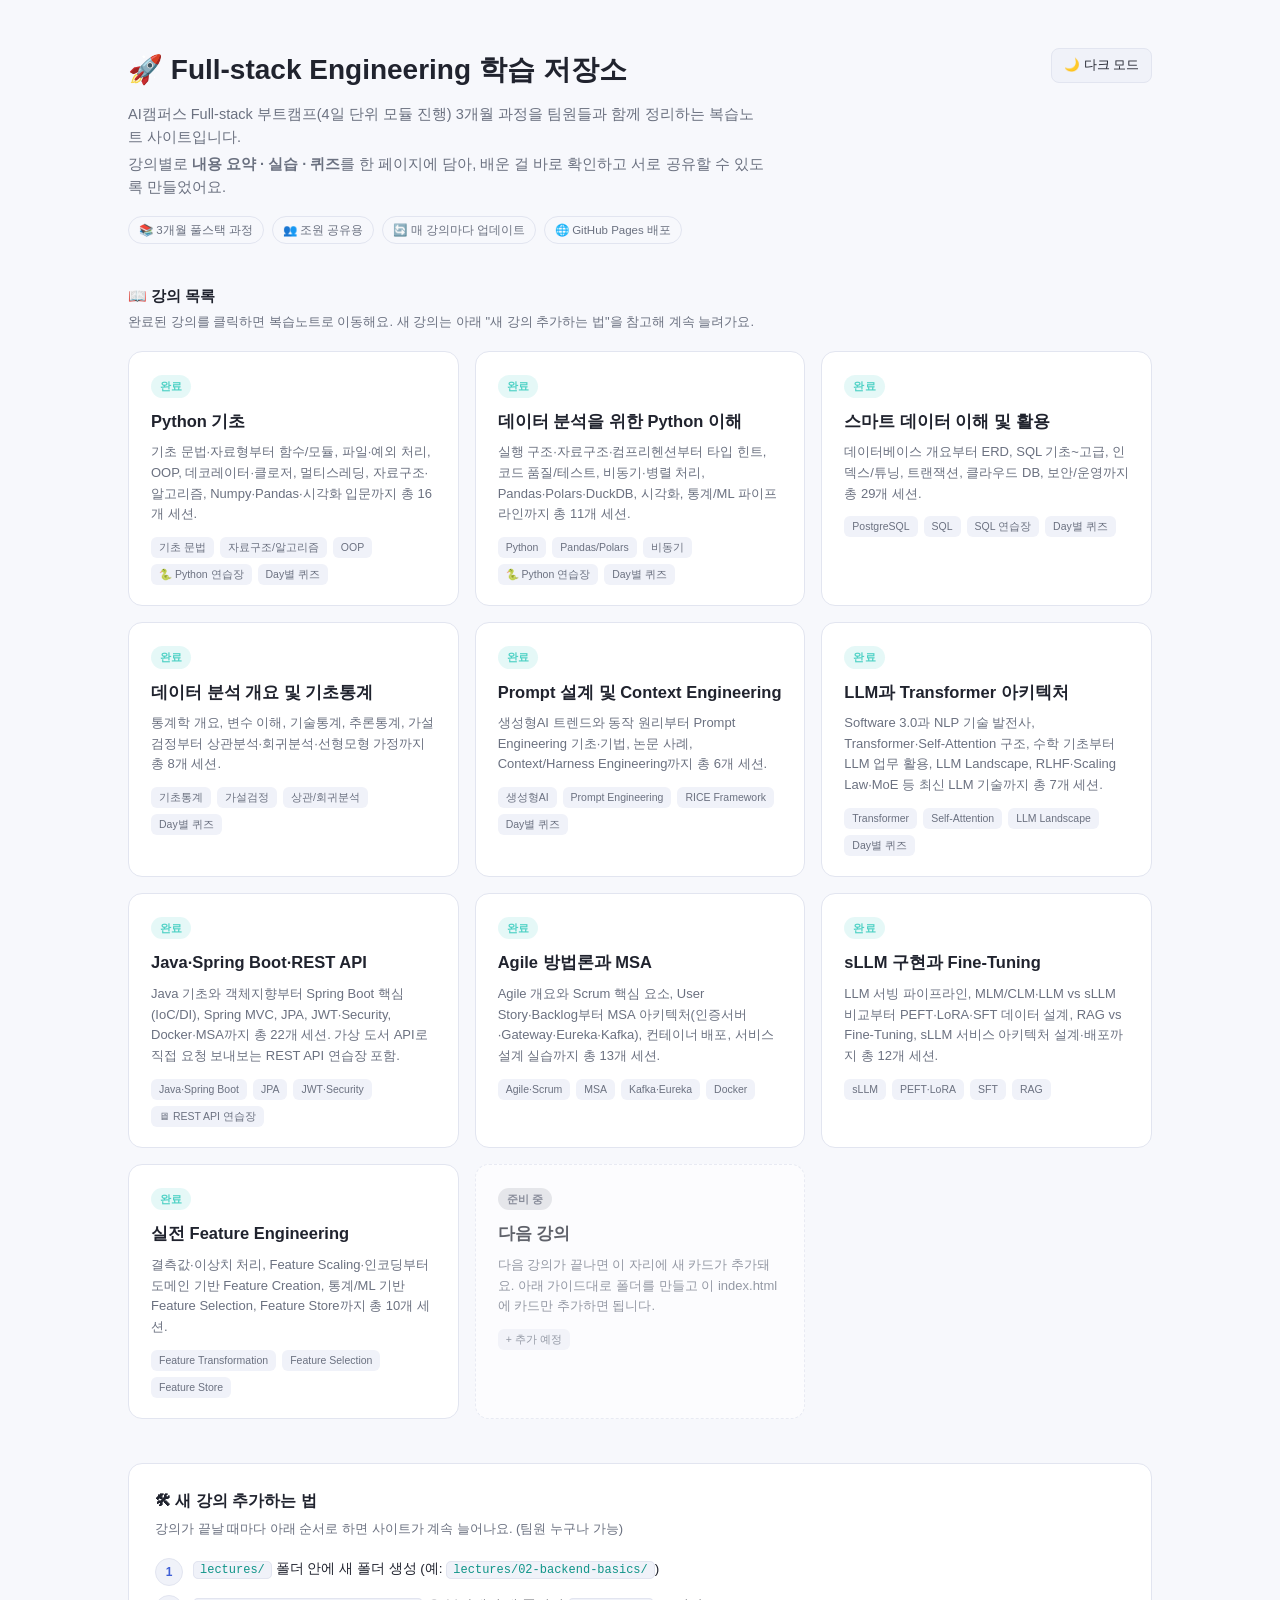
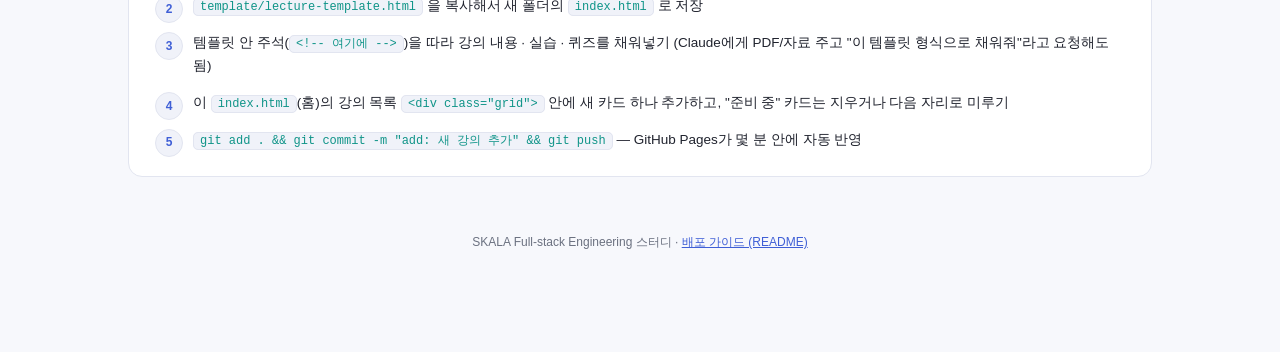
<file: index.html>
<!DOCTYPE html>
<html lang="ko">
<head>
<meta charset="UTF-8">
<meta name="viewport" content="width=device-width, initial-scale=1.0">
<title>Full-stack Engineering 학습 저장소</title>
<style>
  :root{
    --bg:#0f1117; --panel:#161925; --panel2:#1c2030; --border:#2a2f42;
    --text:#e6e8ef; --muted:#9aa0b4; --accent:#7c9dff; --accent2:#4fd1c5;
    --warn:#f6ad55; --done:#4fd1c5; --wip:#f6ad55; --todo:#5b6072;
  }
  *{box-sizing:border-box;}
  html{scroll-behavior:smooth;}
  body{
    margin:0; font-family:-apple-system,BlinkMacSystemFont,"Apple SD Gothic Neo","Segoe UI",Roboto,"Noto Sans KR",sans-serif;
    background:var(--bg); color:var(--text); line-height:1.6;
  }
  body.light{
    --bg:#f7f8fc; --panel:#ffffff; --panel2:#f0f2f9; --border:#e2e5f0;
    --text:#20232e; --muted:#6b7180; --accent:#3f5fd6; --accent2:#0f9488;
  }
  .wrap{max-width:1080px; margin:0 auto; padding:48px 28px 100px;}
  .top{display:flex; justify-content:space-between; align-items:flex-start; gap:16px; margin-bottom:36px;}
  .theme-btn{
    padding:8px 12px; border-radius:8px; border:1px solid var(--border);
    background:var(--panel2); color:var(--text); font-size:12.5px; cursor:pointer; white-space:nowrap;
  }
  .hero h1{font-size:28px; margin:0 0 10px;}
  .hero p{color:var(--muted); font-size:14.5px; margin:0 0 4px; max-width:640px;}
  .hero .meta{margin-top:16px; display:flex; gap:8px; flex-wrap:wrap;}
  .hero .meta span{font-size:11.5px; padding:4px 10px; border-radius:999px; border:1px solid var(--border); color:var(--muted);}
  .section-title{font-size:15px; font-weight:700; margin:40px 0 4px; display:flex; align-items:center; gap:8px;}
  .section-sub{color:var(--muted); font-size:13px; margin:0 0 18px;}
  .grid{display:grid; grid-template-columns:repeat(auto-fill, minmax(280px,1fr)); gap:16px;}
  .card{
    background:var(--panel); border:1px solid var(--border); border-radius:14px; padding:20px 22px;
    text-decoration:none; color:var(--text); display:block; transition:border-color .15s, transform .15s;
  }
  .card:hover{border-color:var(--accent); transform:translateY(-2px);}
  .card.todo{border-style:dashed; opacity:.7; cursor:default;}
  .card.todo:hover{transform:none; border-color:var(--border);}
  .card .status{
    display:inline-block; font-size:10.5px; font-weight:700; padding:3px 9px; border-radius:999px;
    margin-bottom:10px; letter-spacing:.02em;
  }
  .status.done{background:rgba(79,209,197,.15); color:var(--done);}
  .status.wip{background:rgba(246,173,85,.15); color:var(--wip);}
  .status.todo{background:rgba(91,96,114,.2); color:var(--todo);}
  .card h3{font-size:16.5px; margin:0 0 8px;}
  .card p{font-size:13px; color:var(--muted); margin:0 0 12px; line-height:1.6;}
  .card .tags{display:flex; gap:6px; flex-wrap:wrap;}
  .card .tags span{font-size:10.5px; padding:2px 8px; border-radius:6px; background:var(--panel2); color:var(--muted);}
  .howto{
    background:var(--panel); border:1px solid var(--border); border-radius:14px; padding:24px 26px; margin-top:44px;
  }
  .howto h2{font-size:16px; margin:0 0 6px;}
  .howto p.lead{color:var(--muted); font-size:13px; margin:0 0 18px;}
  .steps{counter-reset:step; list-style:none; padding:0; margin:0; display:grid; gap:14px;}
  .steps li{
    counter-increment:step; position:relative; padding-left:38px; font-size:13.5px; line-height:1.7;
  }
  .steps li::before{
    content:counter(step); position:absolute; left:0; top:0; width:26px; height:26px; border-radius:50%;
    background:var(--panel2); border:1px solid var(--border); color:var(--accent); font-weight:700;
    font-size:12px; display:flex; align-items:center; justify-content:center;
  }
  .steps code{
    background:var(--panel2); border:1px solid var(--border); border-radius:5px; padding:1px 6px;
    font-family:"SF Mono",Menlo,Consolas,monospace; font-size:12px; color:var(--accent2);
  }
  footer{margin-top:56px; color:var(--muted); font-size:12px; text-align:center;}
  footer a{color:var(--accent);}
</style>
</head>
<body class="light">
<div class="wrap">
  <div class="top">
    <div class="hero">
      <h1>🚀 Full-stack Engineering 학습 저장소</h1>
      <p>AI캠퍼스 Full-stack 부트캠프(4일 단위 모듈 진행) 3개월 과정을 팀원들과 함께 정리하는 복습노트 사이트입니다.</p>
      <p>강의별로 <b>내용 요약 · 실습 · 퀴즈</b>를 한 페이지에 담아, 배운 걸 바로 확인하고 서로 공유할 수 있도록 만들었어요.</p>
      <div class="meta">
        <span>📚 3개월 풀스택 과정</span>
        <span>👥 조원 공유용</span>
        <span>🔄 매 강의마다 업데이트</span>
        <span>🌐 GitHub Pages 배포</span>
      </div>
    </div>
    <button class="theme-btn" id="themeBtn">🌙 다크 모드</button>
  </div>

  <div class="section-title">📖 강의 목록</div>
  <p class="section-sub">완료된 강의를 클릭하면 복습노트로 이동해요. 새 강의는 아래 "새 강의 추가하는 법"을 참고해 계속 늘려가요.</p>
  <div class="grid">
    <a class="card" href="lectures/00-python-basics/index.html">
      <span class="status done">완료</span>
      <h3>Python 기초</h3>
      <p>기초 문법·자료형부터 함수/모듈, 파일·예외 처리, OOP, 데코레이터·클로저, 멀티스레딩, 자료구조·알고리즘, Numpy·Pandas·시각화 입문까지 총 16개 세션.</p>
      <div class="tags">
        <span>기초 문법</span><span>자료구조/알고리즘</span><span>OOP</span><span>🐍 Python 연습장</span><span>Day별 퀴즈</span>
      </div>
    </a>
    <a class="card" href="lectures/01-python-data-analysis/index.html">
      <span class="status done">완료</span>
      <h3>데이터 분석을 위한 Python 이해</h3>
      <p>실행 구조·자료구조·컴프리헨션부터 타입 힌트, 코드 품질/테스트, 비동기·병렬 처리, Pandas·Polars·DuckDB, 시각화, 통계/ML 파이프라인까지 총 11개 세션.</p>
      <div class="tags">
        <span>Python</span><span>Pandas/Polars</span><span>비동기</span><span>🐍 Python 연습장</span><span>Day별 퀴즈</span>
      </div>
    </a>
    <a class="card" href="lectures/02-smart-data/index.html">
      <span class="status done">완료</span>
      <h3>스마트 데이터 이해 및 활용</h3>
      <p>데이터베이스 개요부터 ERD, SQL 기초~고급, 인덱스/튜닝, 트랜잭션, 클라우드 DB, 보안/운영까지 총 29개 세션.</p>
      <div class="tags">
        <span>PostgreSQL</span><span>SQL</span><span>SQL 연습장</span><span>Day별 퀴즈</span>
      </div>
    </a>
    <a class="card" href="lectures/03-basic-statistics/index.html">
      <span class="status done">완료</span>
      <h3>데이터 분석 개요 및 기초통계</h3>
      <p>통계학 개요, 변수 이해, 기술통계, 추론통계, 가설검정부터 상관분석·회귀분석·선형모형 가정까지 총 8개 세션.</p>
      <div class="tags">
        <span>기초통계</span><span>가설검정</span><span>상관/회귀분석</span><span>Day별 퀴즈</span>
      </div>
    </a>
    <a class="card" href="lectures/04-prompt-engineering/index.html">
      <span class="status done">완료</span>
      <h3>Prompt 설계 및 Context Engineering</h3>
      <p>생성형AI 트렌드와 동작 원리부터 Prompt Engineering 기초·기법, 논문 사례, Context/Harness Engineering까지 총 6개 세션.</p>
      <div class="tags">
        <span>생성형AI</span><span>Prompt Engineering</span><span>RICE Framework</span><span>Day별 퀴즈</span>
      </div>
    </a>
    <a class="card" href="lectures/05-llm-transformer/index.html">
      <span class="status done">완료</span>
      <h3>LLM과 Transformer 아키텍처</h3>
      <p>Software 3.0과 NLP 기술 발전사, Transformer·Self-Attention 구조, 수학 기초부터 LLM 업무 활용, LLM Landscape, RLHF·Scaling Law·MoE 등 최신 LLM 기술까지 총 7개 세션.</p>
      <div class="tags">
        <span>Transformer</span><span>Self-Attention</span><span>LLM Landscape</span><span>Day별 퀴즈</span>
      </div>
    </a>
    <a class="card" href="lectures/06-springboot-restapi/index.html">
      <span class="status done">완료</span>
      <h3>Java·Spring Boot·REST API</h3>
      <p>Java 기초와 객체지향부터 Spring Boot 핵심(IoC/DI), Spring MVC, JPA, JWT·Security, Docker·MSA까지 총 22개 세션. 가상 도서 API로 직접 요청 보내보는 REST API 연습장 포함.</p>
      <div class="tags">
        <span>Java·Spring Boot</span><span>JPA</span><span>JWT·Security</span><span>🖥 REST API 연습장</span>
      </div>
    </a>
    <a class="card" href="lectures/07-agile-msa/index.html">
      <span class="status done">완료</span>
      <h3>Agile 방법론과 MSA</h3>
      <p>Agile 개요와 Scrum 핵심 요소, User Story·Backlog부터 MSA 아키텍처(인증서버·Gateway·Eureka·Kafka), 컨테이너 배포, 서비스 설계 실습까지 총 13개 세션.</p>
      <div class="tags">
        <span>Agile·Scrum</span><span>MSA</span><span>Kafka·Eureka</span><span>Docker</span>
      </div>
    </a>
    <a class="card" href="lectures/08-sllm-finetuning/index.html">
      <span class="status done">완료</span>
      <h3>sLLM 구현과 Fine-Tuning</h3>
      <p>LLM 서빙 파이프라인, MLM/CLM·LLM vs sLLM 비교부터 PEFT·LoRA·SFT 데이터 설계, RAG vs Fine-Tuning, sLLM 서비스 아키텍처 설계·배포까지 총 12개 세션.</p>
      <div class="tags">
        <span>sLLM</span><span>PEFT·LoRA</span><span>SFT</span><span>RAG</span>
      </div>
    </a>
    <a class="card" href="lectures/09-feature-engineering/index.html">
      <span class="status done">완료</span>
      <h3>실전 Feature Engineering</h3>
      <p>결측값·이상치 처리, Feature Scaling·인코딩부터 도메인 기반 Feature Creation, 통계/ML 기반 Feature Selection, Feature Store까지 총 10개 세션.</p>
      <div class="tags">
        <span>Feature Transformation</span><span>Feature Selection</span><span>Feature Store</span>
      </div>
    </a>
    <div class="card todo">
      <span class="status todo">준비 중</span>
      <h3>다음 강의</h3>
      <p>다음 강의가 끝나면 이 자리에 새 카드가 추가돼요. 아래 가이드대로 폴더를 만들고 이 index.html에 카드만 추가하면 됩니다.</p>
      <div class="tags"><span>+ 추가 예정</span></div>
    </div>
  </div>

  <div class="howto" id="howto">
    <h2>🛠 새 강의 추가하는 법</h2>
    <p class="lead">강의가 끝날 때마다 아래 순서로 하면 사이트가 계속 늘어나요. (팀원 누구나 가능)</p>
    <ol class="steps">
      <li><code>lectures/</code> 폴더 안에 새 폴더 생성 (예: <code>lectures/02-backend-basics/</code>)</li>
      <li><code>template/lecture-template.html</code> 을 복사해서 새 폴더의 <code>index.html</code> 로 저장</li>
      <li>템플릿 안 주석(<code>&lt;!-- 여기에 --&gt;</code>)을 따라 강의 내용 · 실습 · 퀴즈를 채워넣기 (Claude에게 PDF/자료 주고 "이 템플릿 형식으로 채워줘"라고 요청해도 됨)</li>
      <li>이 <code>index.html</code>(홈)의 강의 목록 <code>&lt;div class="grid"&gt;</code> 안에 새 카드 하나 추가하고, "준비 중" 카드는 지우거나 다음 자리로 미루기</li>
      <li><code>git add . &amp;&amp; git commit -m "add: 새 강의 추가" &amp;&amp; git push</code> — GitHub Pages가 몇 분 안에 자동 반영</li>
    </ol>
  </div>

  <footer>SKALA Full-stack Engineering 스터디 · <a href="README.md">배포 가이드 (README)</a></footer>
</div>
<script>
  const themeBtn = document.getElementById('themeBtn');
  themeBtn.addEventListener('click', ()=>{
    document.body.classList.toggle('light');
    themeBtn.textContent = document.body.classList.contains('light') ? '🌙 다크 모드' : '☀ 라이트 모드';
  });
</script>
</body>
</html>
</file>
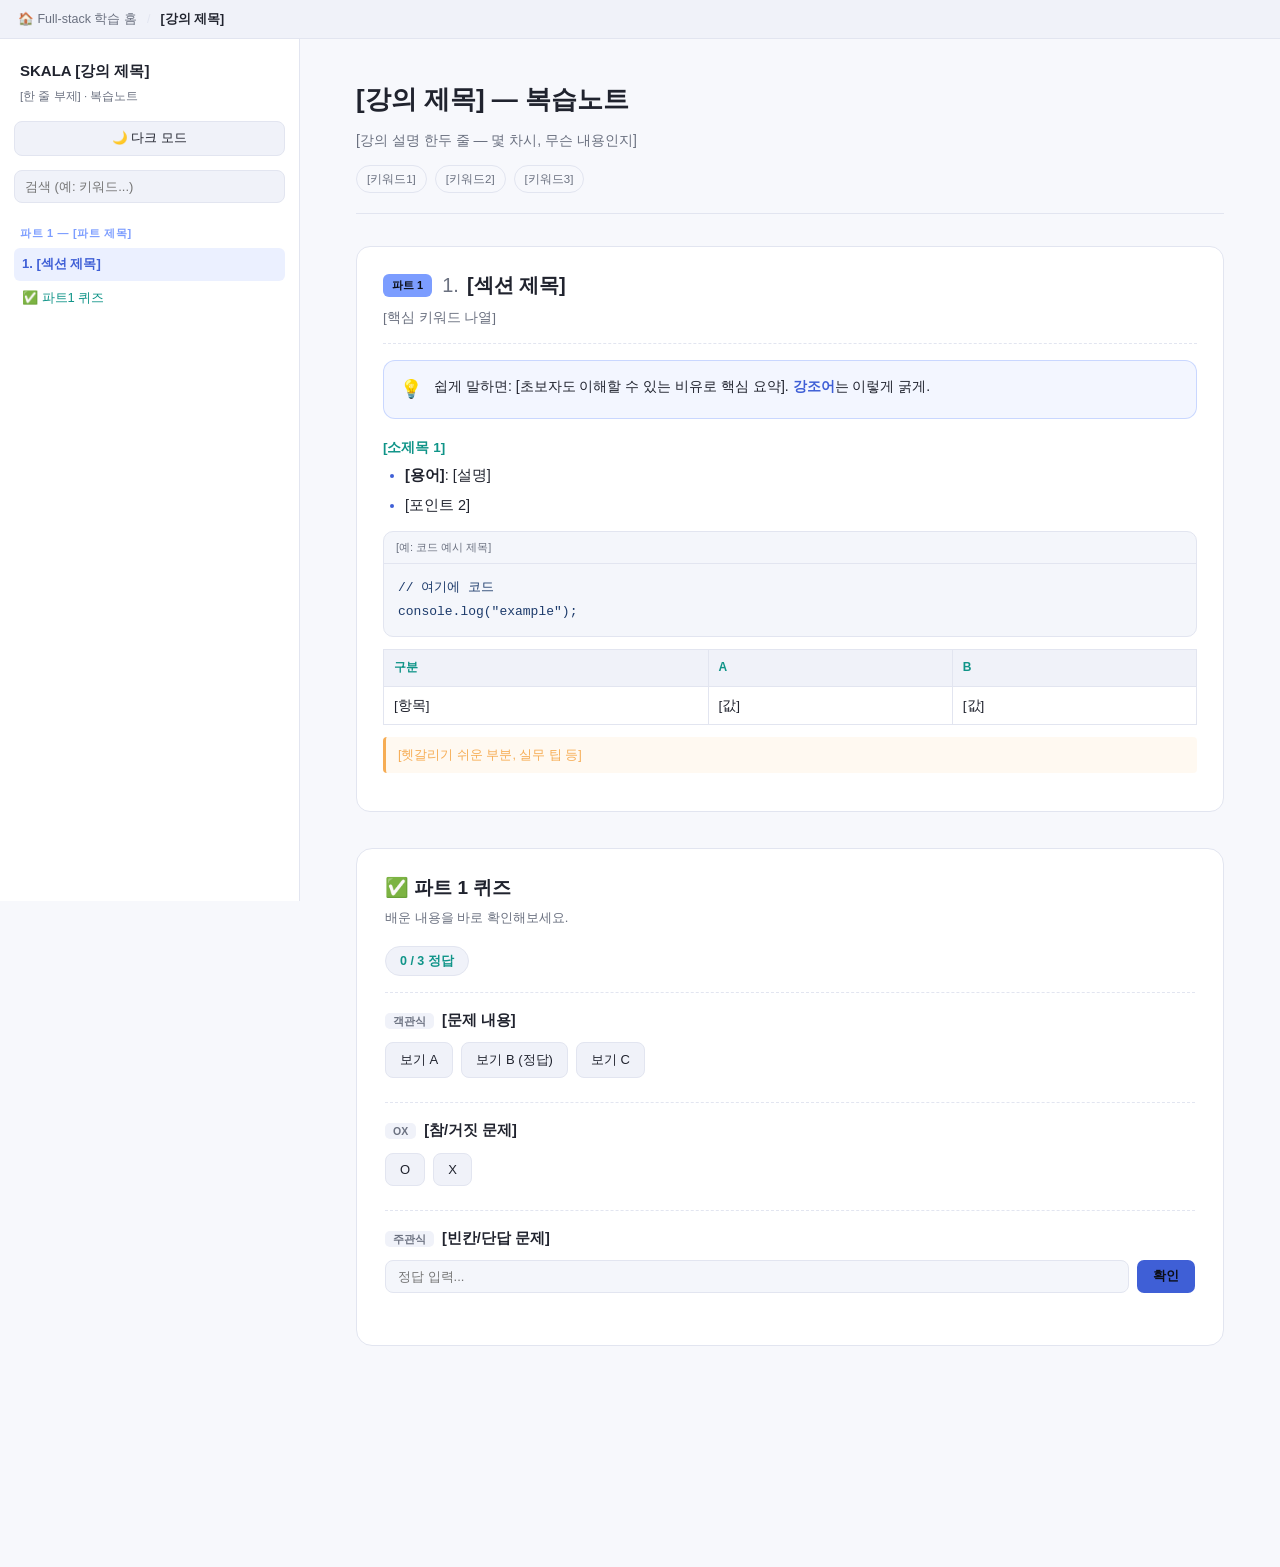
<file: lectures/03-test-sanghun/index.html>
<!DOCTYPE html>
<html lang="ko">
<head>
<meta charset="UTF-8">
<meta name="viewport" content="width=device-width, initial-scale=1.0">
<!-- ① 아래 title, 사이드바 제목/부제, page-head 를 이번 강의에 맞게 바꾸세요 -->
<title>SKALA | [강의 제목] - 복습노트</title>
<style>
  :root{
    --bg:#0f1117; --panel:#161925; --panel2:#1c2030; --border:#2a2f42;
    --text:#e6e8ef; --muted:#9aa0b4; --accent:#7c9dff; --accent2:#4fd1c5;
    --code-bg:#10131c; --code-text:#c9e6ff;
    --p1:#7c9dff; --p2:#4fd1c5; --p3:#f6ad55; --p4:#f687b3;
    --warn:#f6ad55;
  }
  *{box-sizing:border-box;}
  html{scroll-behavior:smooth;}
  body{
    margin:0; font-family:-apple-system,BlinkMacSystemFont,"Apple SD Gothic Neo","Segoe UI",Roboto,"Noto Sans KR",sans-serif;
    background:var(--bg); color:var(--text); line-height:1.6; font-size:15px;
  }
  body.light{
    --bg:#f7f8fc; --panel:#ffffff; --panel2:#f0f2f9; --border:#e2e5f0;
    --text:#20232e; --muted:#6b7180; --accent:#3f5fd6; --accent2:#0f9488; --code-bg:#f4f6fb; --code-text:#1d3b6b;
  }
  .site-topbar{
    display:flex; align-items:center; gap:10px; padding:9px 18px; background:var(--panel2);
    border-bottom:1px solid var(--border); font-size:12.5px; position:sticky; top:0; z-index:30;
  }
  .site-topbar a{color:var(--muted); text-decoration:none;}
  .site-topbar a:hover{color:var(--accent);}
  .site-topbar .crumb-sep{color:var(--border);}
  .site-topbar .crumb-cur{color:var(--text); font-weight:600;}
  .layout{display:flex; min-height:100vh;}
  .sidebar{
    width:300px; flex-shrink:0; background:var(--panel); border-right:1px solid var(--border);
    position:sticky; top:38px; height:calc(100vh - 38px); overflow-y:auto; padding:20px 14px;
  }
  .sidebar h1{font-size:15px; margin:0 6px 4px; font-weight:700;}
  .sidebar .sub{font-size:11.5px; color:var(--muted); margin:0 6px 16px;}
  .toolbar{display:flex; gap:8px; margin-bottom:14px;}
  .theme-btn{
    flex:1; padding:8px 10px; border-radius:8px; border:1px solid var(--border);
    background:var(--panel2); color:var(--text); font-size:12.5px; cursor:pointer;
  }
  .search{
    width:100%; padding:8px 10px; border-radius:8px; border:1px solid var(--border);
    background:var(--panel2); color:var(--text); font-size:13px; margin-bottom:14px;
  }
  .part-group{margin-bottom:10px;}
  .part-title{font-size:11px; text-transform:uppercase; letter-spacing:.06em; color:var(--muted); padding:8px 6px 4px; font-weight:700;}
  .part-title.p1{color:var(--p1);} .part-title.p2{color:var(--p2);} .part-title.p3{color:var(--p3);} .part-title.p4{color:var(--p4);}
  .navlink{display:block; padding:6px 8px; border-radius:6px; color:var(--muted); text-decoration:none; font-size:13px; margin:1px 0;}
  .navlink:hover{background:var(--panel2); color:var(--text);}
  .navlink.active{background:rgba(124,157,255,.15); color:var(--accent); font-weight:600;}
  main{flex:1; padding:40px 56px 160px; max-width:1180px;}
  .page-head{margin-bottom:32px; padding-bottom:20px; border-bottom:1px solid var(--border);}
  .page-head h1{font-size:26px; margin:0 0 8px;}
  .page-head p{color:var(--muted); font-size:14px; margin:0;}
  .badges{margin-top:14px; display:flex; gap:8px; flex-wrap:wrap;}
  .badges span{font-size:11.5px; padding:4px 10px; border-radius:999px; border:1px solid var(--border); color:var(--muted);}
  .sec{
    background:var(--panel); border:1px solid var(--border); border-radius:14px; padding:22px 26px 26px;
    margin-bottom:28px; scroll-margin-top:50px;
  }
  .sec-head{display:flex; align-items:center; gap:10px; margin-bottom:2px;}
  .part-badge{font-size:11px; font-weight:700; padding:3px 9px; border-radius:6px; color:#0b0d14;}
  .part-badge.p1{background:var(--p1);} .part-badge.p2{background:var(--p2);} .part-badge.p3{background:var(--p3);} .part-badge.p4{background:var(--p4);}
  .sec h2{font-size:20px; margin:0; display:flex; gap:8px; align-items:baseline;}
  .sec h2 .num{color:var(--muted); font-weight:500;}
  .subtitle{color:var(--muted); font-size:13.5px; margin:6px 0 16px; padding-bottom:14px; border-bottom:1px dashed var(--border);}
  .sec h4{font-size:13.5px; margin:14px 0 6px; color:var(--accent2); font-weight:700;}
  .b{margin:4px 0 14px; padding-left:22px;}
  .b li{margin:6px 0; font-size:14.5px;}
  .b li::marker{color:var(--accent);}
  p{font-size:14.5px; margin:8px 0;}
  .tldr{
    display:flex; gap:12px; align-items:flex-start; background:rgba(124,157,255,.09);
    border:1px solid rgba(124,157,255,.35); border-radius:12px; padding:14px 16px; margin:14px 0 18px;
  }
  .tldr .icon{font-size:18px;} .tldr .txt{font-size:14px; line-height:1.7;} .tldr .txt b{color:var(--accent);}
  .codebox{background:var(--code-bg); border:1px solid var(--border); border-radius:10px; margin:12px 0; overflow:hidden;}
  .codehead{font-size:11px; color:var(--muted); padding:7px 12px; border-bottom:1px solid var(--border); background:rgba(255,255,255,.02); text-transform:uppercase;}
  .codebox pre{margin:0; padding:12px 14px; overflow-x:auto;}
  .codebox code{font-family:"SF Mono",Menlo,Consolas,monospace; font-size:13px; color:var(--code-text); line-height:1.8; white-space:pre;}
  table.t{border-collapse:collapse; width:100%; margin:12px 0; font-size:13.5px;}
  table.t th{background:var(--panel2); text-align:left; padding:8px 10px; border:1px solid var(--border); color:var(--accent2); font-size:12px;}
  table.t td{padding:8px 10px; border:1px solid var(--border); vertical-align:top;}
  .note{font-size:12.5px; color:var(--warn); background:rgba(246,173,85,.08); border-left:3px solid var(--warn); padding:8px 12px; margin:12px 0; border-radius:4px;}
  .top-btn{position:fixed; bottom:24px; right:24px; background:var(--accent); color:#0b0d14; border:none; border-radius:999px; width:44px; height:44px; font-size:18px; cursor:pointer; box-shadow:0 4px 16px rgba(0,0,0,.4); display:none;}
  /* ===== Quiz blocks (그대로 재사용) ===== */
  .quiz-wrap{margin:36px 0 60px; background:var(--panel); border:1px solid var(--border); border-radius:16px; padding:24px 28px 28px;}
  .quiz-wrap h2{font-size:19px; margin:0 0 4px;}
  .quiz-wrap > p{color:var(--muted); font-size:13px; margin:0 0 18px;}
  .quiz-score{display:inline-block; background:var(--panel2); border:1px solid var(--border); border-radius:999px; padding:4px 14px; font-size:12.5px; color:var(--accent2); font-weight:700; margin-bottom:16px;}
  .quiz-q{border-top:1px dashed var(--border); padding:16px 0;}
  .quiz-q:first-of-type{border-top:none;}
  .quiz-qtext{font-size:14.5px; margin:0 0 10px; font-weight:600;}
  .quiz-qtext .qtype{font-size:10.5px; font-weight:700; padding:2px 8px; border-radius:5px; margin-right:8px; background:var(--panel2); color:var(--muted);}
  .quiz-opts{display:flex; flex-wrap:wrap; gap:8px;}
  .quiz-opt{background:var(--panel2); border:1px solid var(--border); color:var(--text); border-radius:8px; padding:8px 14px; font-size:13px; cursor:pointer; text-align:left;}
  .quiz-opt:hover{border-color:var(--accent);}
  .quiz-opt.correct{background:rgba(79,209,197,.18); border-color:var(--accent2); color:var(--accent2); font-weight:700;}
  .quiz-opt.incorrect{background:rgba(246,135,179,.15); border-color:#f687b3; color:#f687b3;}
  .quiz-opt[disabled]{cursor:default;}
  .quiz-short{display:flex; gap:8px; flex-wrap:wrap; align-items:center;}
  .quiz-short input{flex:1; min-width:180px; padding:8px 12px; border-radius:8px; border:1px solid var(--border); background:var(--code-bg); color:var(--text); font-size:13px;}
  .quiz-check{background:var(--accent); color:#0b0d14; border:none; border-radius:7px; padding:8px 16px; font-size:12.5px; font-weight:700; cursor:pointer;}
  .quiz-feedback{font-size:12.5px; margin-top:8px; font-weight:600;}
  .quiz-feedback.ok{color:var(--accent2);} .quiz-feedback.no{color:#f687b3;}
  ::-webkit-scrollbar{width:9px; height:9px;} ::-webkit-scrollbar-thumb{background:#333850; border-radius:6px;} ::-webkit-scrollbar-track{background:transparent;}
  @media (max-width:900px){ main{padding:20px;} .sidebar{position:fixed; z-index:20; transform:translateX(-100%);} .sidebar.open{transform:translateX(0);} }
</style>
</head>
<body class="light">
<!-- ② 상단 breadcrumb: 홈 경로가 lectures/xx/index.html 기준 ../../index.html 인지 확인 -->
<div class="site-topbar">
  <a href="../../index.html">🏠 Full-stack 학습 홈</a>
  <span class="crumb-sep">/</span>
  <span class="crumb-cur">[강의 제목]</span>
</div>
<div class="layout">
  <nav class="sidebar" id="sidebar">
    <h1>SKALA [강의 제목]</h1>
    <p class="sub">[한 줄 부제] · 복습노트</p>
    <div class="toolbar"><button class="theme-btn" id="themeBtn">🌙 다크 모드</button></div>
    <input class="search" id="searchBox" type="text" placeholder="검색 (예: 키워드...)">
    <!-- ③ 파트/섹션 목록: 강의 흐름에 맞게 파트 수·이름·섹션 수정 (Day 대신 "파트"로 자유롭게) -->
    <div class="part-group">
      <div class="part-title p1">파트 1 — [파트 제목]</div>
      <a class="navlink" href="#s1" data-sec="1">1. [섹션 제목]</a>
      <a class="navlink" href="#quiz-p1" style="color:var(--accent2);">✅ 파트1 퀴즈</a>
    </div>
  </nav>
  <main>
    <div class="page-head">
      <h1>[강의 제목] — 복습노트</h1>
      <p>[강의 설명 한두 줄 — 몇 차시, 무슨 내용인지]</p>
      <div class="badges"><span>[키워드1]</span><span>[키워드2]</span><span>[키워드3]</span></div>
    </div>

    <!-- ④ 섹션 템플릿: 하나의 개념/토픽마다 이 <section> 블록을 복사해서 반복 -->
    <section class="sec" id="s1" data-part="1">
      <div class="sec-head">
        <span class="part-badge p1">파트 1</span>
        <h2><span class="num">1.</span> [섹션 제목]</h2>
      </div>
      <p class="subtitle">[핵심 키워드 나열]</p>

      <!-- TL;DR: 어려운 개념을 쉬운 비유로 한 번 풀어주는 박스 (강력 추천) -->
      <div class="tldr"><span class="icon">💡</span><div class="txt">쉽게 말하면: [초보자도 이해할 수 있는 비유로 핵심 요약]. <b>강조어</b>는 이렇게 굵게.</div></div>

      <h4>[소제목 1]</h4>
      <ul class="b">
        <li><b>[용어]</b>: [설명]</li>
        <li>[포인트 2]</li>
      </ul>

      <!-- 코드/명령어 예시가 있으면 이 블록 사용 -->
      <div class="codebox">
        <div class="codehead">[예: 코드 예시 제목]</div>
        <pre><code>// 여기에 코드
console.log("example");</code></pre>
      </div>

      <!-- 비교표가 필요하면 -->
      <table class="t">
        <thead><tr><th>구분</th><th>A</th><th>B</th></tr></thead>
        <tbody><tr><td>[항목]</td><td>[값]</td><td>[값]</td></tr></tbody>
      </table>

      <!-- 주의사항/팁 -->
      <div class="note">[헷갈리기 쉬운 부분, 실무 팁 등]</div>
    </section>

    <!-- ⑤ 퀴즈 블록: 파트가 끝날 때마다 반복. data-type: "mc"(객관식) / "ox"(OX) / "short"(주관식) -->
    <div class="quiz-wrap" id="quiz-p1">
      <h2>✅ 파트 1 퀴즈</h2>
      <p>배운 내용을 바로 확인해보세요.</p>
      <div class="quiz-score">0 / 3 정답</div>

      <div class="quiz-q" data-type="mc" data-answer="b">
        <p class="quiz-qtext"><span class="qtype">객관식</span>[문제 내용]</p>
        <div class="quiz-opts">
          <button class="quiz-opt" data-val="a">보기 A</button>
          <button class="quiz-opt" data-val="b">보기 B (정답)</button>
          <button class="quiz-opt" data-val="c">보기 C</button>
        </div>
        <div class="quiz-feedback"></div>
      </div>

      <div class="quiz-q" data-type="ox" data-answer="o">
        <p class="quiz-qtext"><span class="qtype">OX</span>[참/거짓 문제]</p>
        <div class="quiz-opts">
          <button class="quiz-opt" data-val="o">O</button>
          <button class="quiz-opt" data-val="x">X</button>
        </div>
        <div class="quiz-feedback"></div>
      </div>

      <div class="quiz-q" data-type="short" data-accept='["정답1","정답2"]'>
        <p class="quiz-qtext"><span class="qtype">주관식</span>[빈칸/단답 문제]</p>
        <div class="quiz-short">
          <input type="text" placeholder="정답 입력...">
          <button class="quiz-check">확인</button>
        </div>
        <div class="quiz-feedback"></div>
      </div>
    </div>

  </main>
</div>
<button class="top-btn" id="topBtn" title="맨 위로">↑</button>

<!--
  ⑥ SQL 등 브라우저 실습 콘솔이 필요한 강의라면:
  lectures/01-smart-data/index.html 의 #pgToggle / #pgDrawer / sql.js 스크립트 블록을 통째로 복사해서
  스키마(SEED_SQL)와 연습문제(EXERCISES)만 이번 강의 내용에 맞게 바꿔서 붙여넣으세요.
-->

<script>
  const links = document.querySelectorAll('.navlink');
  const sections = document.querySelectorAll('.sec');
  const searchBox = document.getElementById('searchBox');
  const topBtn = document.getElementById('topBtn');

  const obs = new IntersectionObserver((entries)=>{
    entries.forEach(e=>{
      if(e.isIntersecting){
        const id = e.target.id;
        links.forEach(l=>l.classList.toggle('active', l.getAttribute('href')==='#'+id));
      }
    });
  }, {rootMargin:'-10% 0px -70% 0px'});
  sections.forEach(s=>obs.observe(s));

  searchBox.addEventListener('input', (e)=>{
    const q = e.target.value.trim().toLowerCase();
    sections.forEach(sec=>{
      const text = sec.innerText.toLowerCase();
      sec.style.display = (q==='' || text.includes(q)) ? '' : 'none';
    });
  });

  window.addEventListener('scroll', ()=>{ topBtn.style.display = window.scrollY > 600 ? 'block' : 'none'; });
  topBtn.addEventListener('click', ()=>window.scrollTo({top:0, behavior:'smooth'}));

  const themeBtn = document.getElementById('themeBtn');
  themeBtn.addEventListener('click', ()=>{
    document.body.classList.toggle('light');
    themeBtn.textContent = document.body.classList.contains('light') ? '🌙 다크 모드' : '☀ 라이트 모드';
  });

  // ---- Quiz interactivity (그대로 재사용, 수정 불필요) ----
  function updateScore(wrap){
    const total = wrap.querySelectorAll('.quiz-q').length;
    const correct = wrap.querySelectorAll('.quiz-q.answered-correct').length;
    wrap.querySelector('.quiz-score').textContent = correct + ' / ' + total + ' 정답';
  }
  document.querySelectorAll('.quiz-q[data-type="ox"], .quiz-q[data-type="mc"]').forEach(qEl=>{
    const answer = qEl.dataset.answer;
    const wrap = qEl.closest('.quiz-wrap');
    qEl.querySelectorAll('.quiz-opt').forEach(opt=>{
      opt.addEventListener('click', ()=>{
        if(qEl.classList.contains('locked')) return;
        qEl.classList.add('locked');
        const isCorrect = (opt.dataset.val === answer);
        qEl.querySelectorAll('.quiz-opt').forEach(o=>{
          o.setAttribute('disabled','true');
          if(o.dataset.val === answer) o.classList.add('correct');
          else if(o===opt) o.classList.add('incorrect');
        });
        const fb = qEl.querySelector('.quiz-feedback');
        if(isCorrect){ fb.textContent='정답이에요! 🎉'; fb.className='quiz-feedback ok'; qEl.classList.add('answered-correct'); }
        else{ fb.textContent='아쉬워요. 정답은 강조 표시된 항목이에요.'; fb.className='quiz-feedback no'; }
        updateScore(wrap);
      });
    });
  });
  document.querySelectorAll('.quiz-q[data-type="short"]').forEach(qEl=>{
    const accept = JSON.parse(qEl.dataset.accept).map(a=>a.toLowerCase().trim());
    const wrap = qEl.closest('.quiz-wrap');
    const input = qEl.querySelector('input');
    const btn = qEl.querySelector('.quiz-check');
    const fb = qEl.querySelector('.quiz-feedback');
    function check(){
      if(qEl.classList.contains('locked')) return;
      const val = input.value.toLowerCase().trim();
      if(accept.includes(val) && val!==''){
        qEl.classList.add('locked','answered-correct');
        fb.textContent='정답이에요! 🎉'; fb.className='quiz-feedback ok';
        input.disabled=true; btn.disabled=true;
        updateScore(wrap);
      } else { fb.textContent='다시 시도해보세요. (정답 예: '+accept[0]+')'; fb.className='quiz-feedback no'; }
    }
    btn.addEventListener('click', check);
    input.addEventListener('keydown', (e)=>{ if(e.key==='Enter') check(); });
  });
</script>
</body>
</html>
</file>
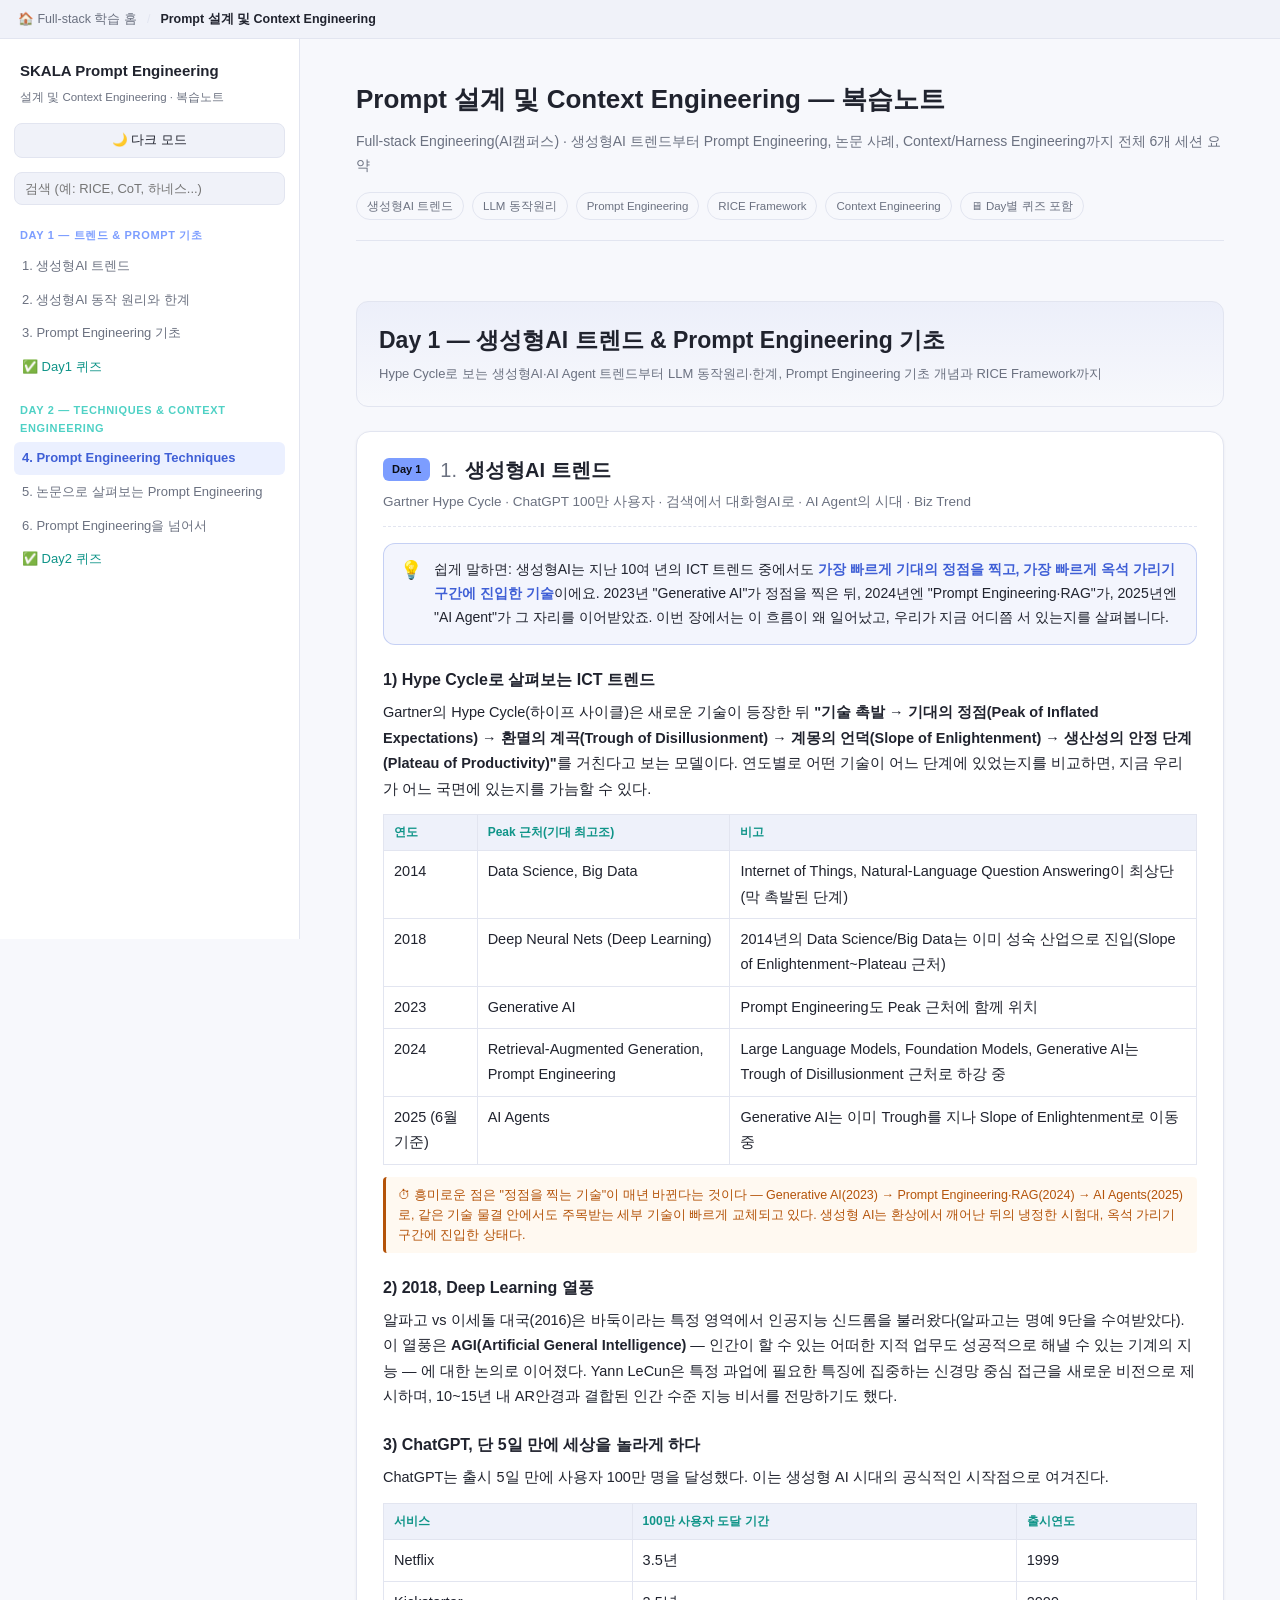
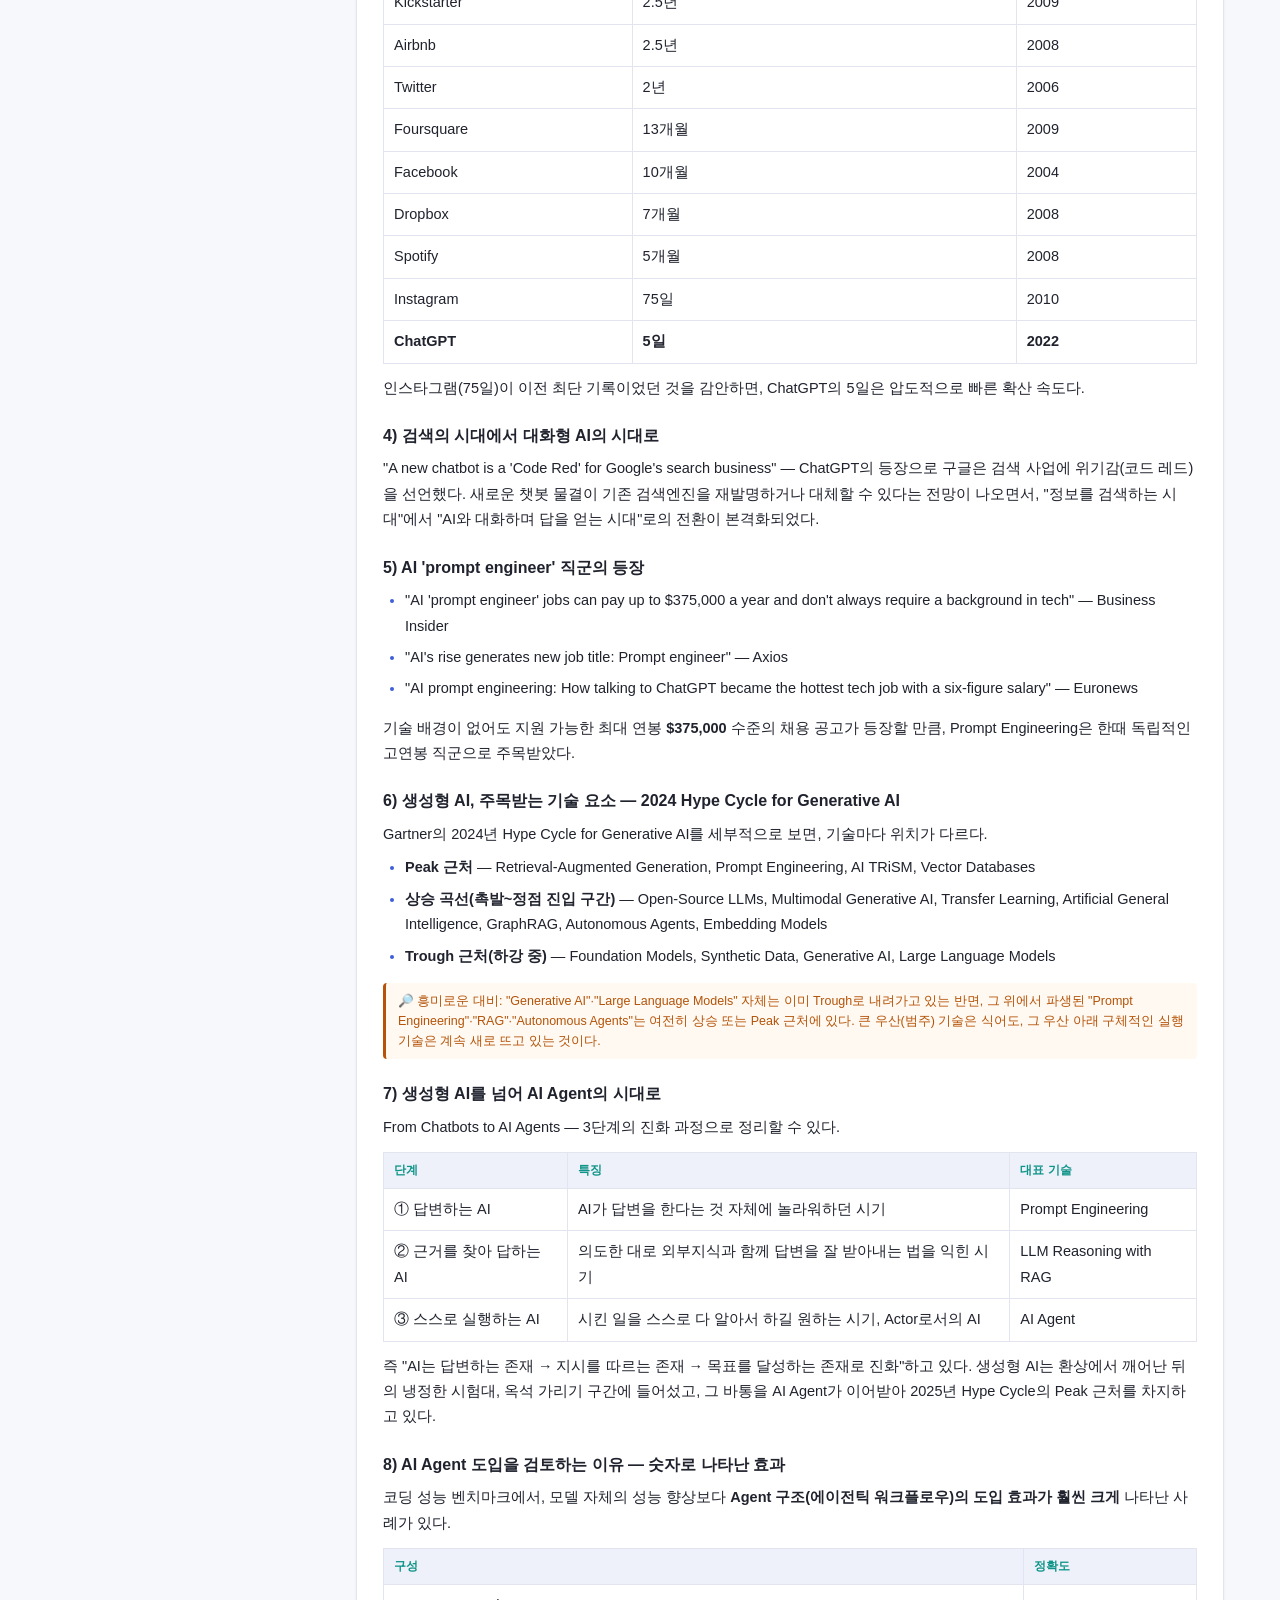
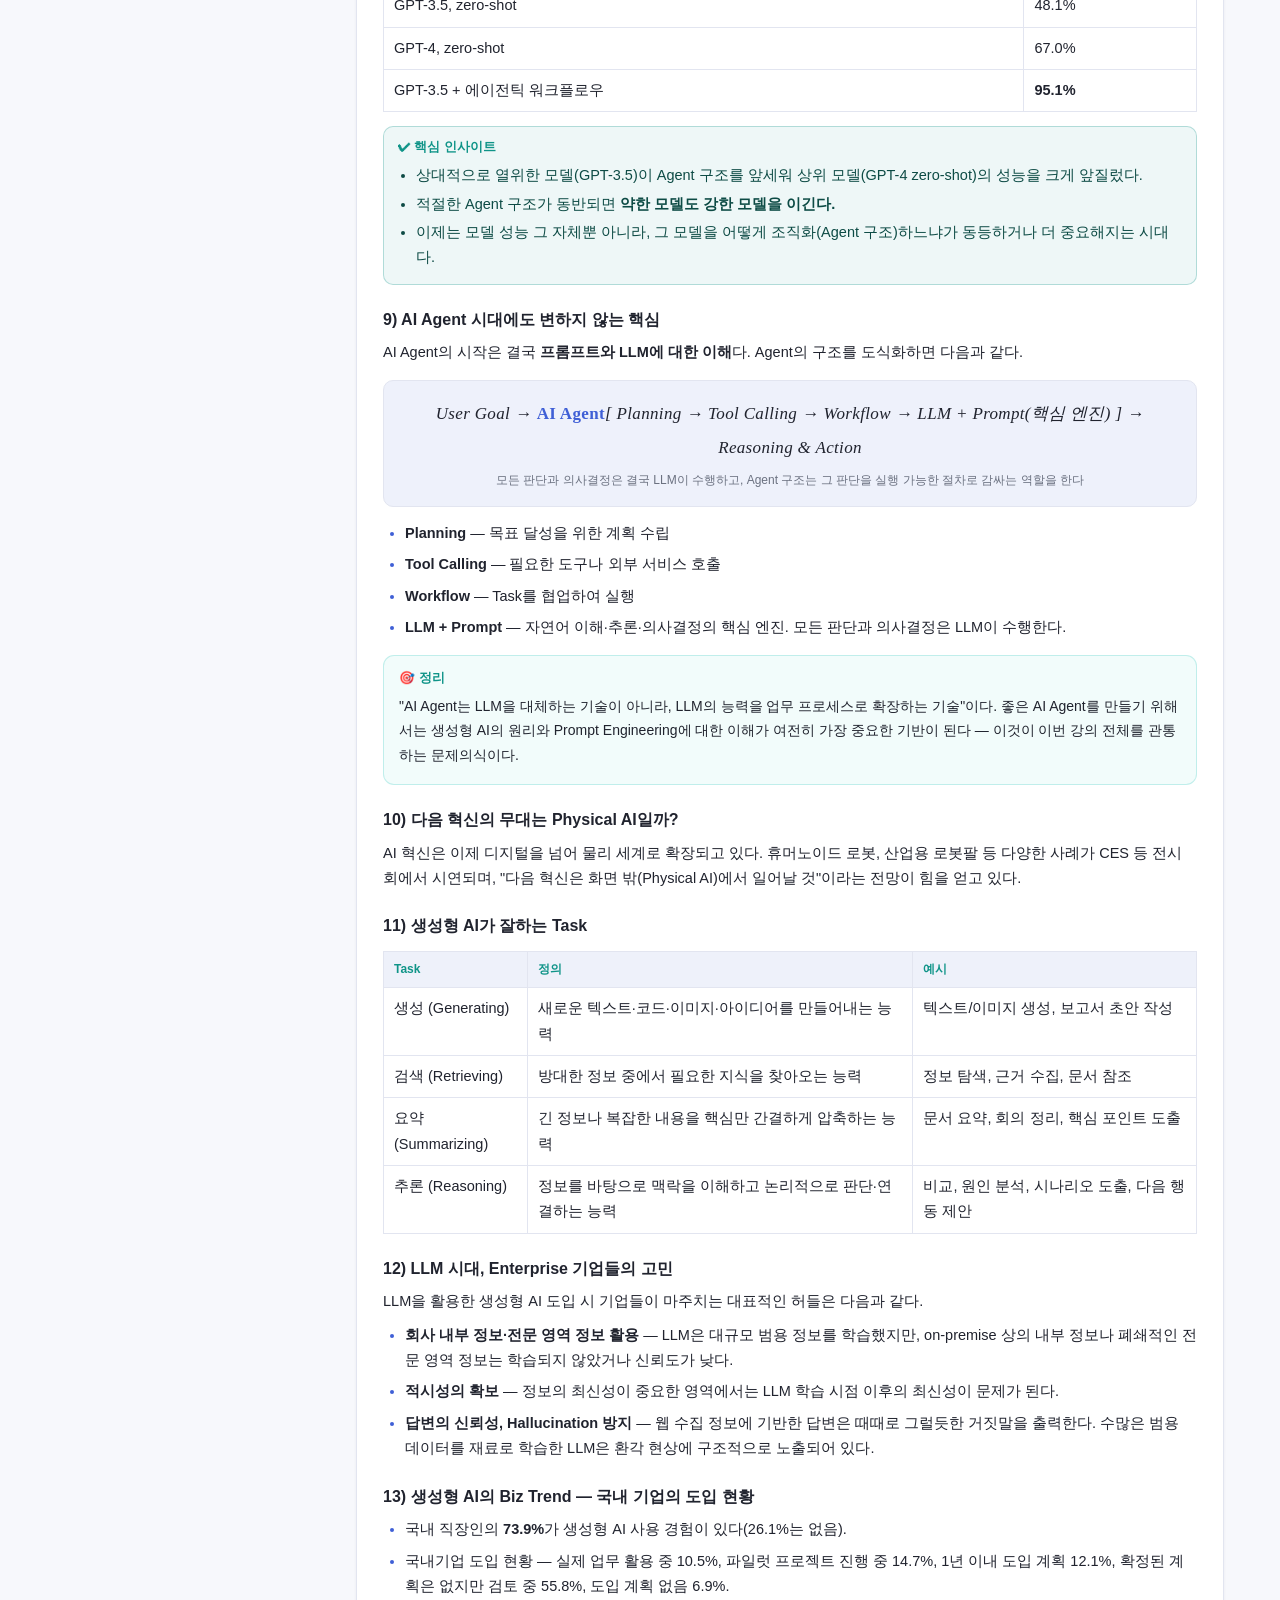
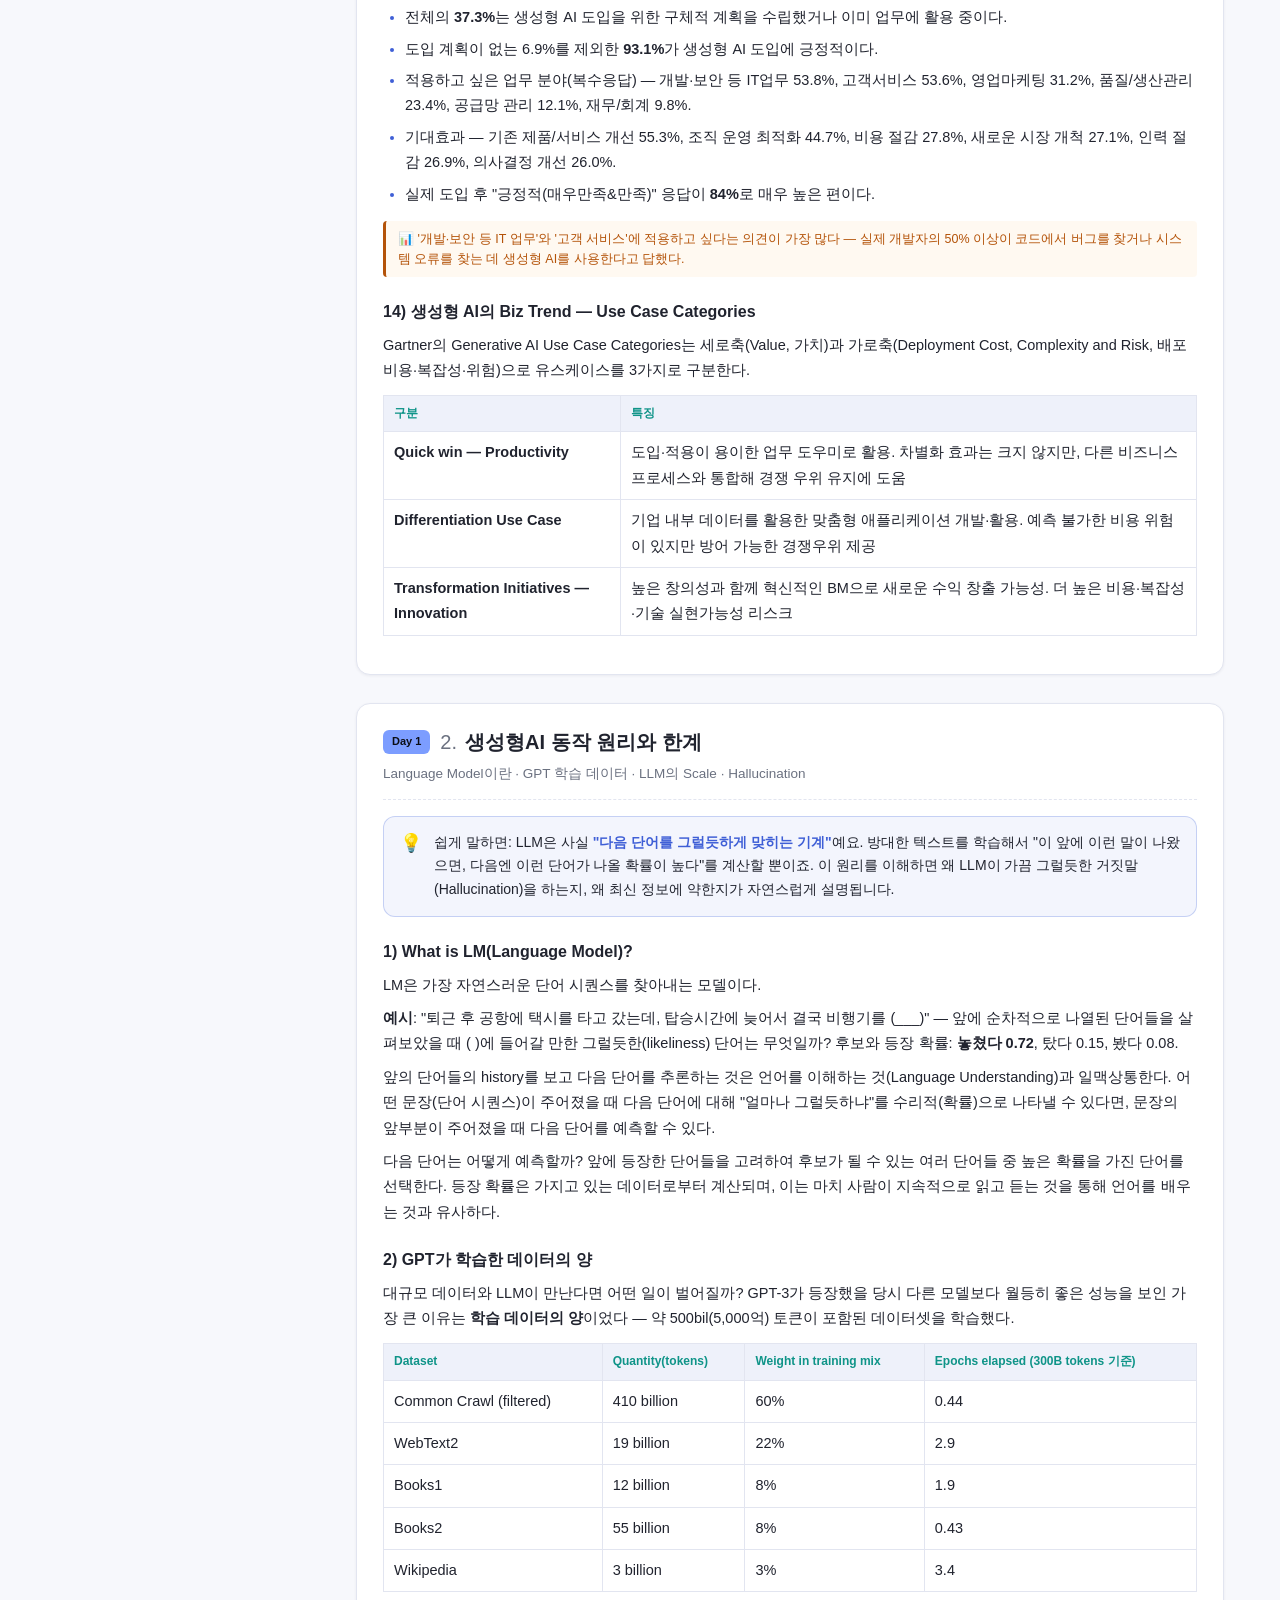
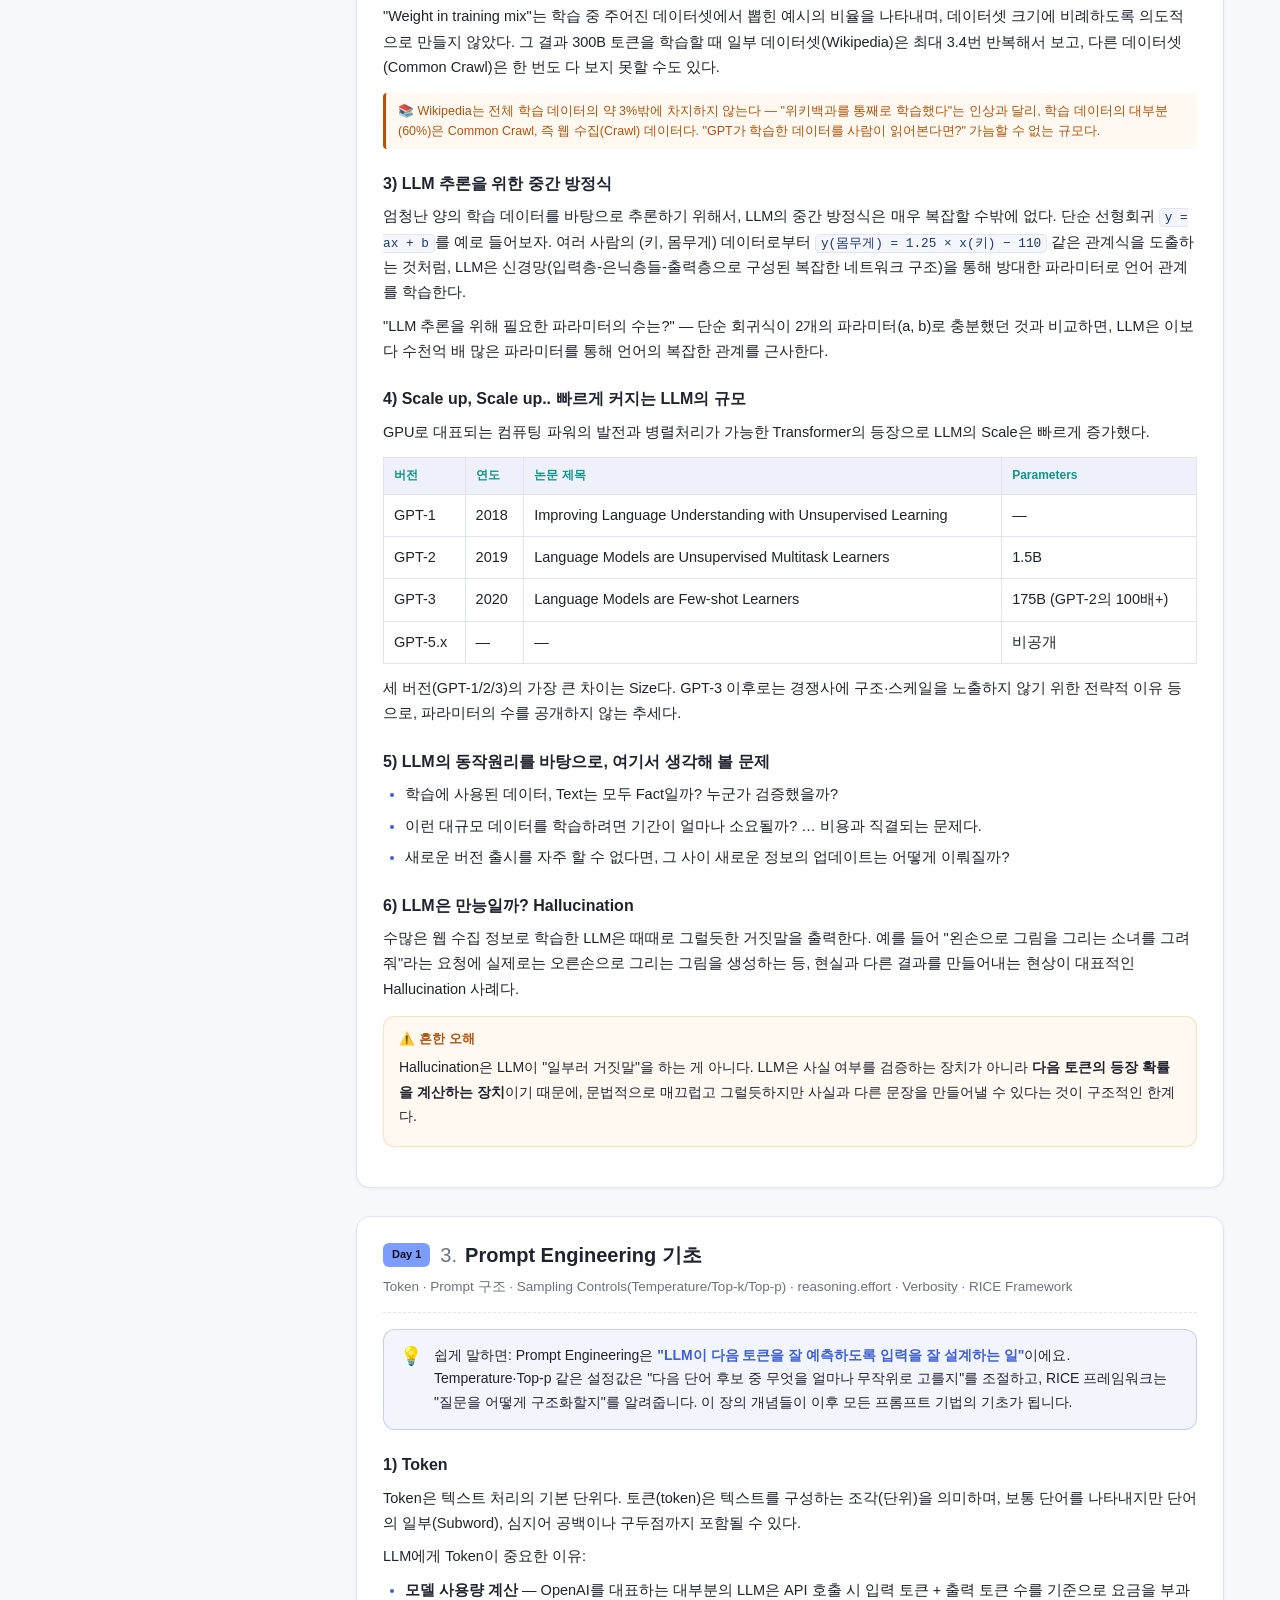
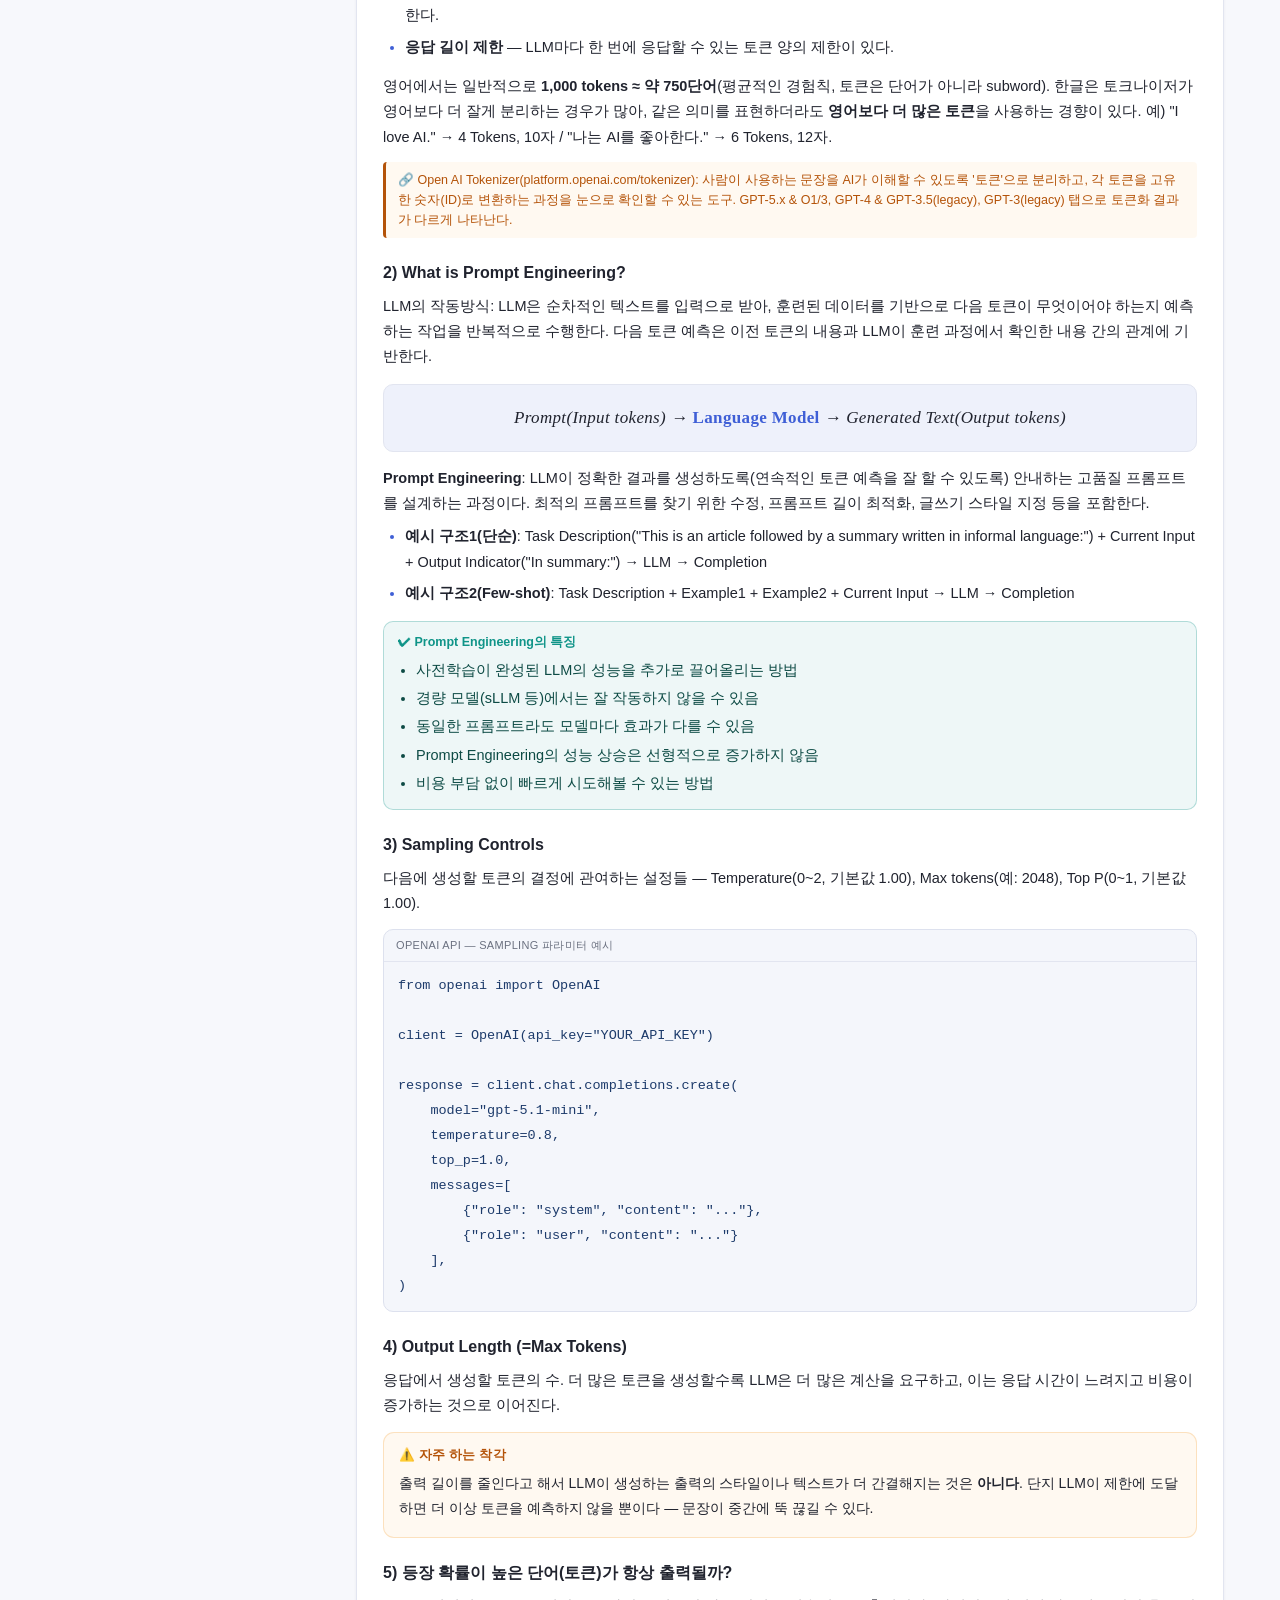
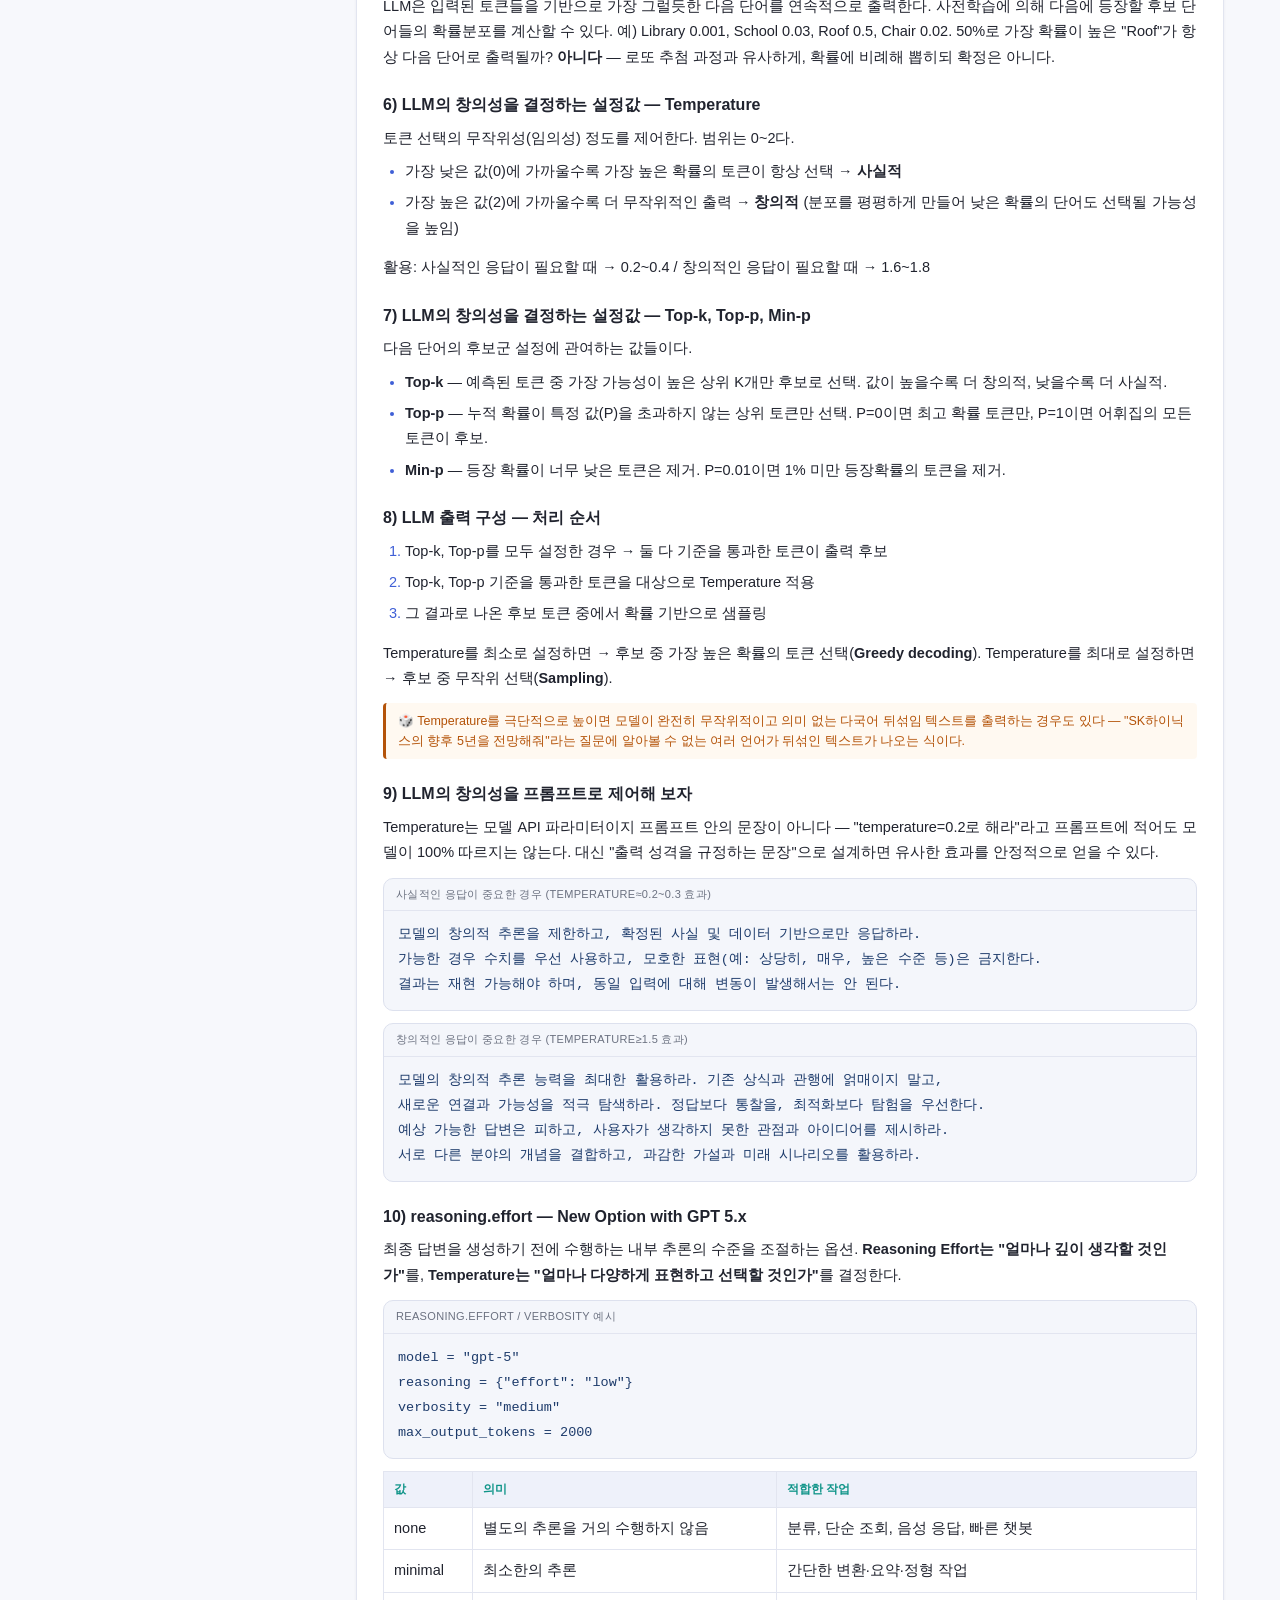
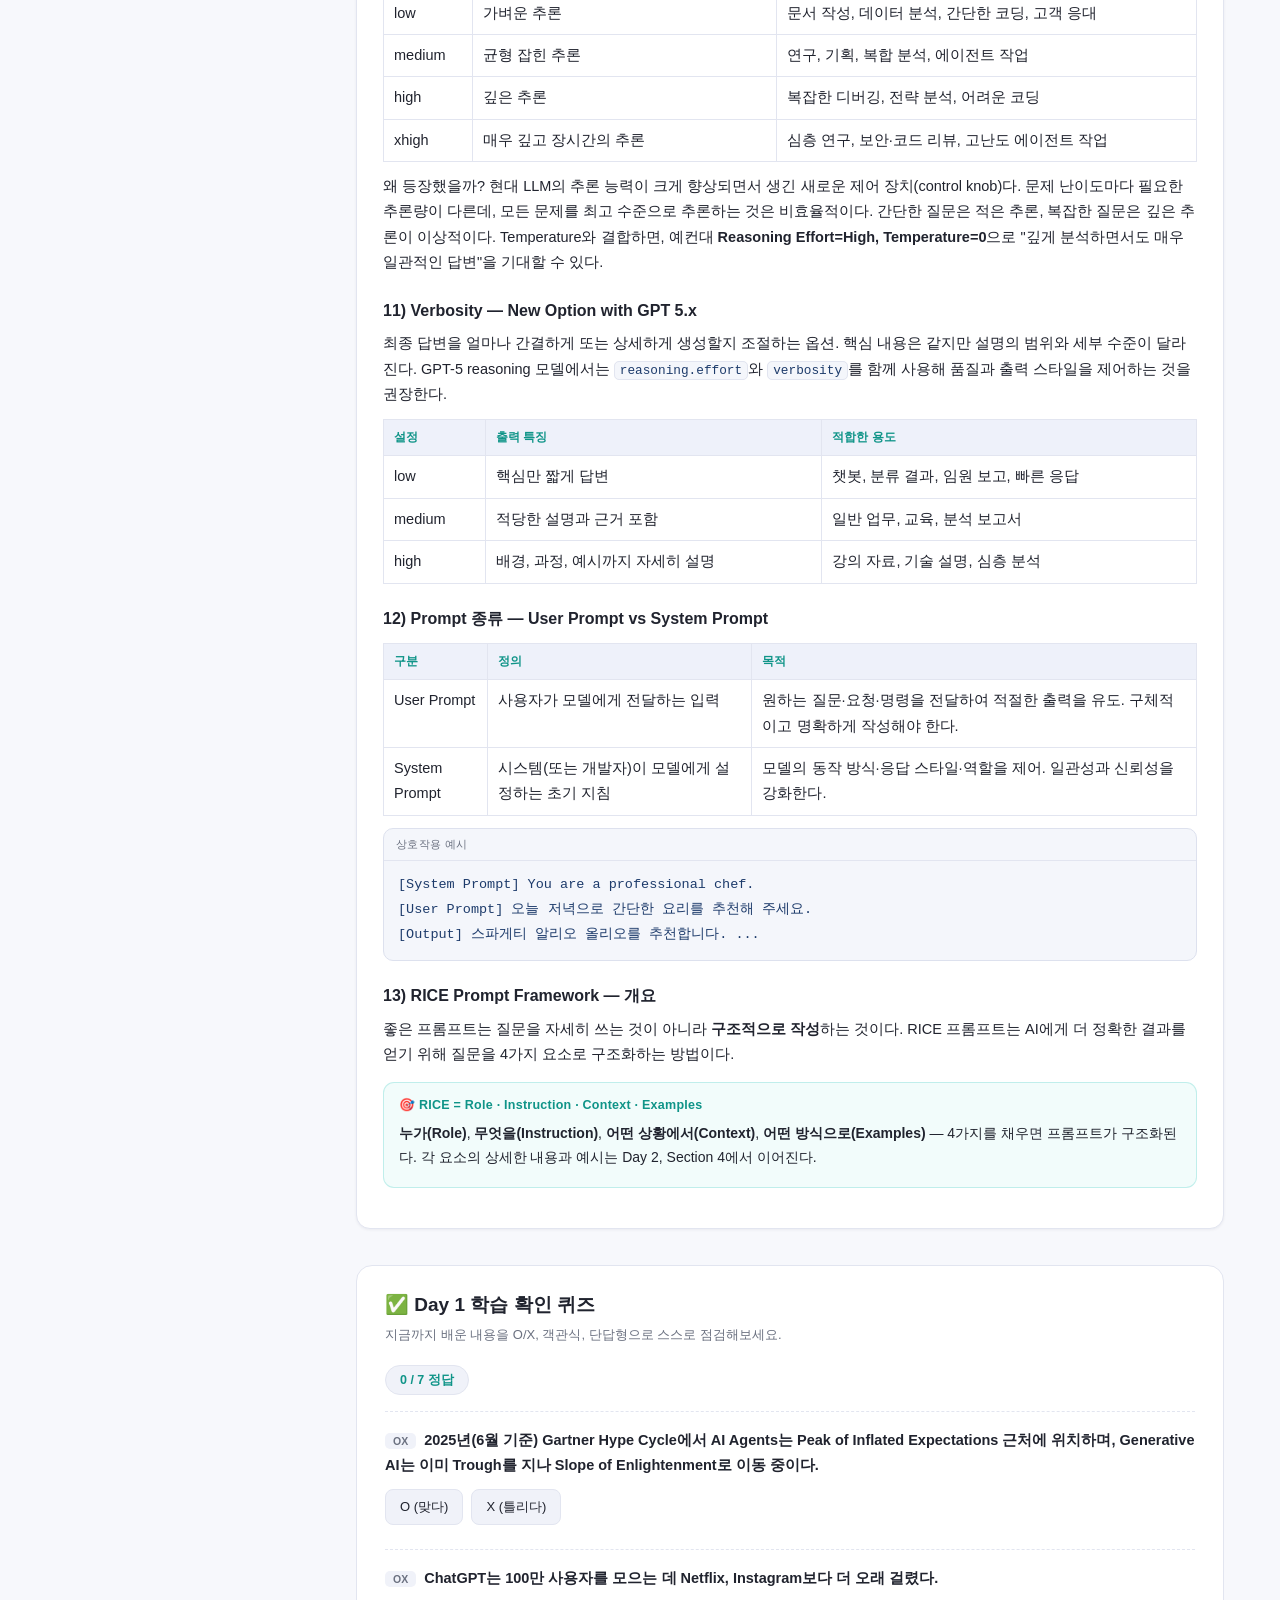
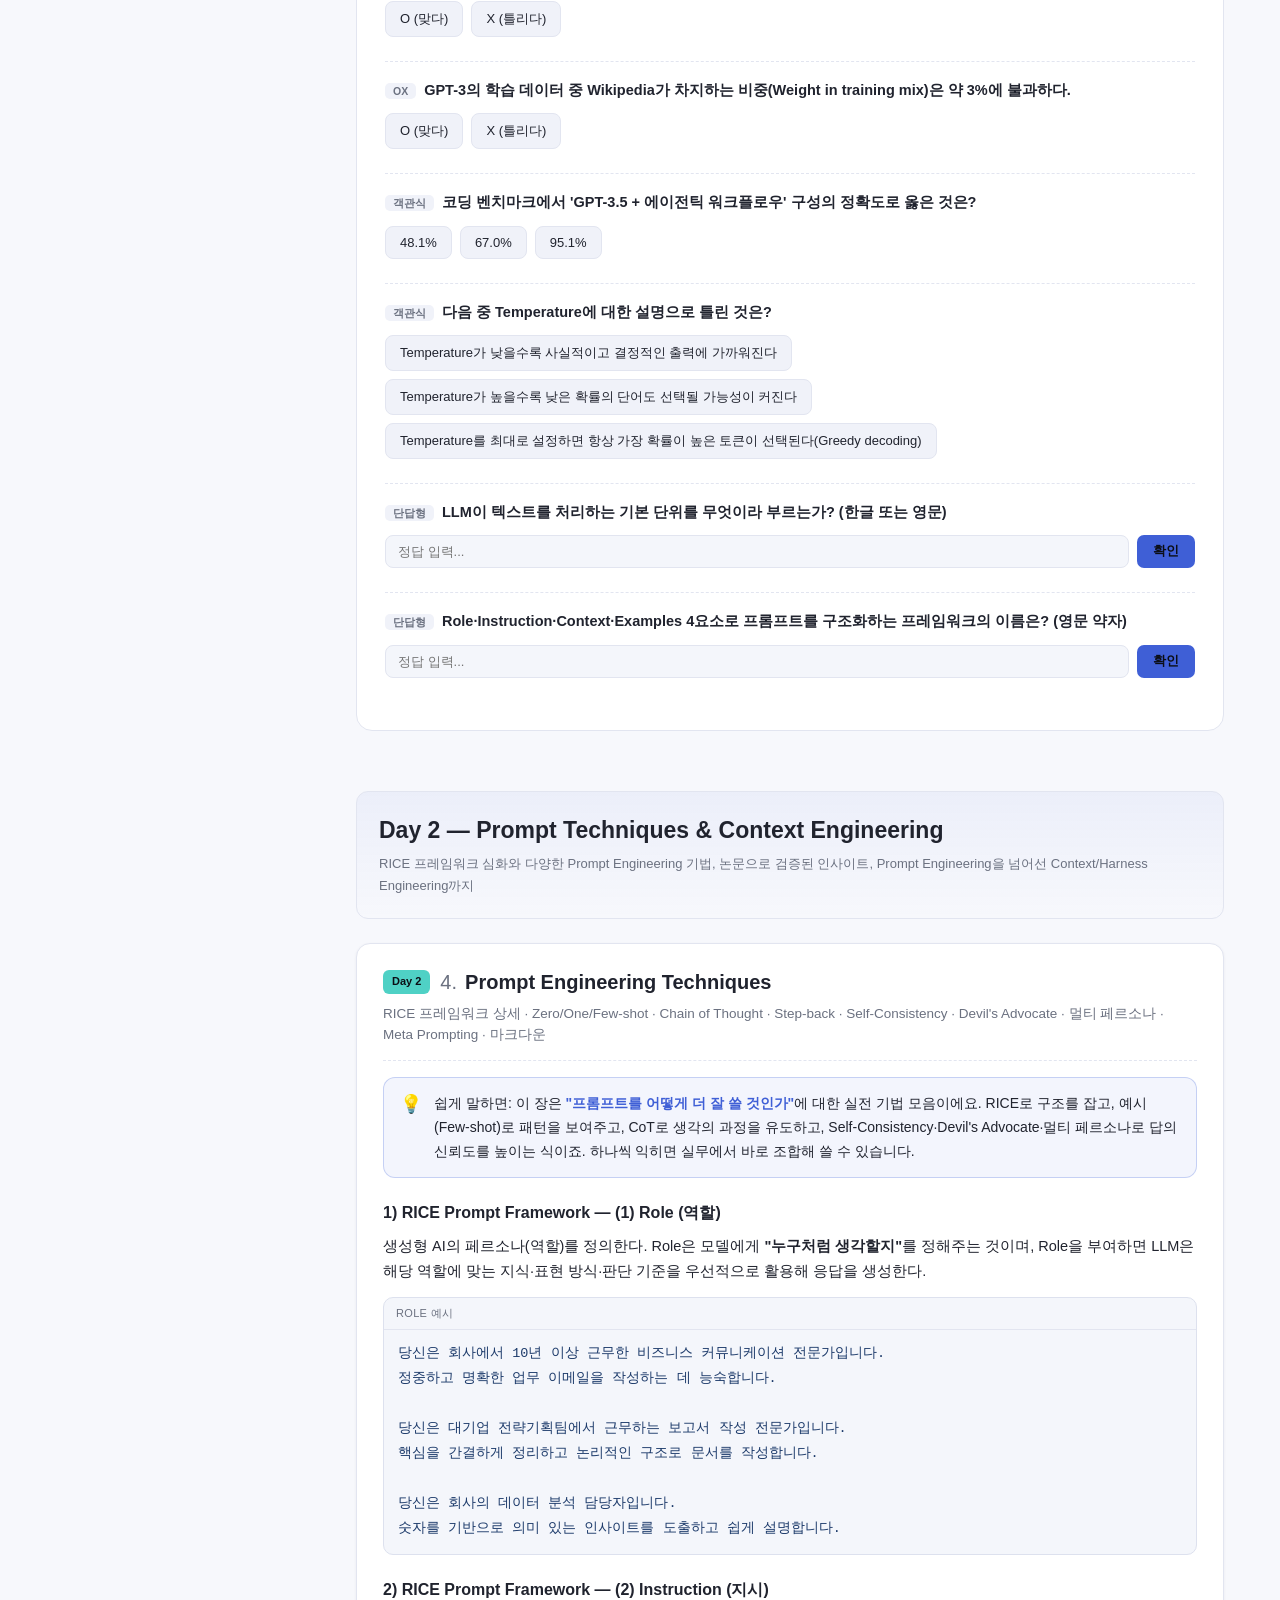
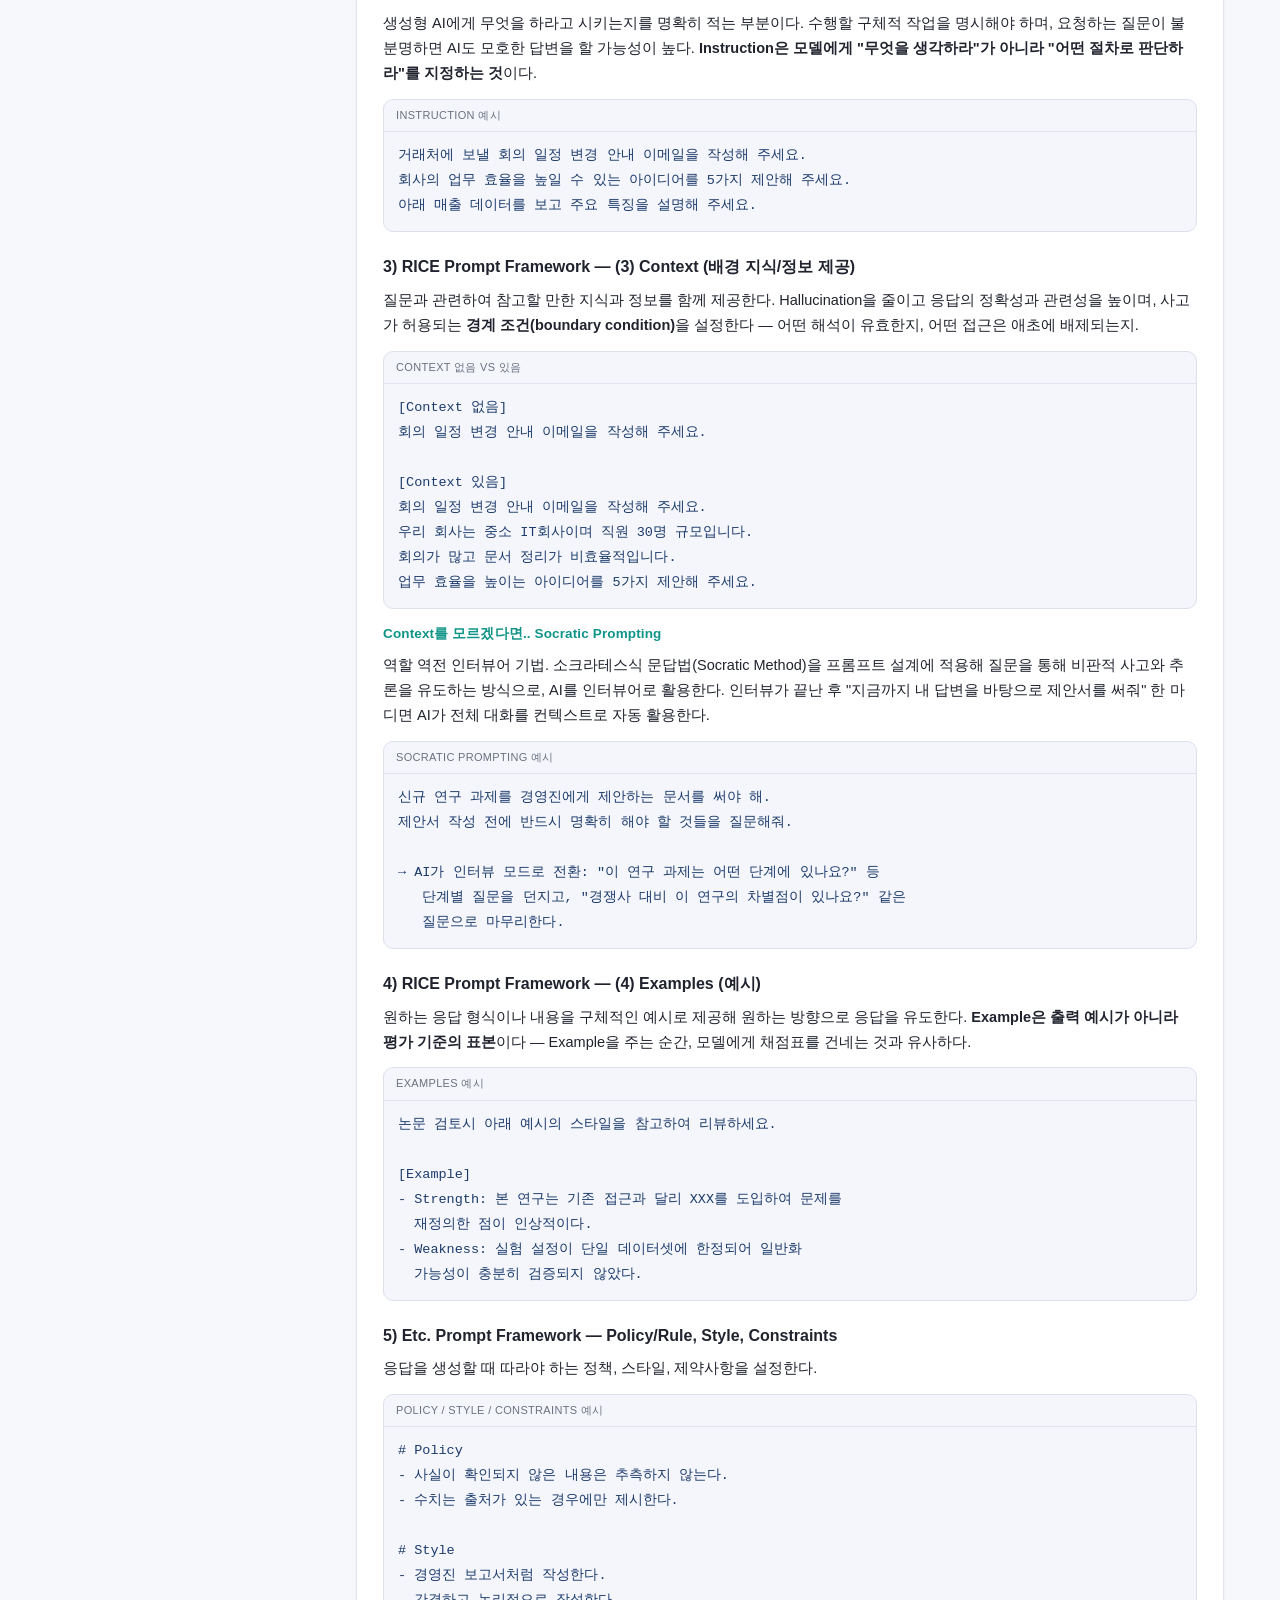
<file: lectures/04-prompt-engineering/index.html>
<!DOCTYPE html>
<html lang="ko">
<head>
<meta charset="UTF-8">
<meta name="viewport" content="width=device-width, initial-scale=1.0">
<title>SKALA | Prompt 설계 및 Context Engineering - 복습노트</title>
<style>
  :root{
    --bg:#0f1117; --panel:#161925; --panel2:#1c2030; --border:#2a2f42;
    --text:#e6e8ef; --muted:#9aa0b4; --accent:#7c9dff; --accent2:#4fd1c5;
    --code-bg:#10131c; --code-text:#c9e6ff;
    --day1:#7c9dff; --day2:#4fd1c5; --day3:#f6ad55; --day4:#f687b3;
    --warn:#f6ad55;
  }
  *{box-sizing:border-box;}
  html{scroll-behavior:smooth;}
  body{
    margin:0; font-family:-apple-system,BlinkMacSystemFont,"Apple SD Gothic Neo","Segoe UI",Roboto,"Noto Sans KR",sans-serif;
    background:var(--bg); color:var(--text); line-height:1.6;
  }
  .layout{display:flex; min-height:100vh;}
  .sidebar{
    width:280px; flex-shrink:0; background:var(--panel); border-right:1px solid var(--border);
    position:sticky; top:0; height:100vh; overflow-y:auto; padding:20px 14px;
  }
  .sidebar h1{font-size:15px; margin:0 6px 4px; color:var(--text); font-weight:700;}
  .sidebar .sub{font-size:11.5px; color:var(--muted); margin:0 6px 16px;}
  .search{
    width:100%; padding:8px 10px; border-radius:8px; border:1px solid var(--border);
    background:var(--panel2); color:var(--text); font-size:13px; margin-bottom:14px;
  }
  .search:focus{outline:none; border-color:var(--accent);}
  .day-group{margin-bottom:10px;}
  .day-title{
    font-size:11px; text-transform:uppercase; letter-spacing:.06em; color:var(--muted);
    padding:8px 6px 4px; font-weight:700;
  }
  .day-title.d1{color:var(--day1);} .day-title.d2{color:var(--day2);}
  .navlink{
    display:block; padding:6px 8px; border-radius:6px; color:var(--muted); text-decoration:none;
    font-size:13px; margin:1px 0; white-space:nowrap; overflow:hidden; text-overflow:ellipsis;
  }
  .navlink:hover{background:var(--panel2); color:var(--text);}
  .navlink.active{background:rgba(124,157,255,.15); color:var(--accent); font-weight:600;}
  main{flex:1; padding:32px 40px 120px; max-width:980px;}
  .page-head{margin-bottom:32px; padding-bottom:20px; border-bottom:1px solid var(--border);}
  .page-head h1{font-size:26px; margin:0 0 8px;}
  .page-head p{color:var(--muted); font-size:14px; margin:0;}
  .badges{margin-top:14px; display:flex; gap:8px; flex-wrap:wrap;}
  .badges span{font-size:11.5px; padding:4px 10px; border-radius:999px; border:1px solid var(--border); color:var(--muted);}
  .sec{margin-bottom:56px; padding-top:8px; scroll-margin-top:20px;}
  .sec-head{display:flex; align-items:center; gap:10px; margin-bottom:4px;}
  .day-badge{font-size:11px; font-weight:700; padding:3px 9px; border-radius:6px; color:#0b0d14;}
  .day-badge.day1{background:var(--day1);} .day-badge.day2{background:var(--day2);}
  .sec h2{font-size:21px; margin:0; display:flex; gap:8px; align-items:baseline;}
  .sec h2 .num{color:var(--muted); font-weight:500;}
  .subtitle{color:var(--muted); font-size:13.5px; margin:6px 0 18px; padding-bottom:14px; border-bottom:1px dashed var(--border);}
  .sec h3{font-size:16px; margin:22px 0 8px; color:var(--text);}
  .sec h4{font-size:13.5px; margin:14px 0 6px; color:var(--accent2); font-weight:700;}
  .b{margin:4px 0 14px; padding-left:20px;}
  .b li{margin:4px 0; font-size:14px;}
  .b li::marker{color:var(--accent);}
  p{font-size:14px; margin:8px 0;}
  .sqlbox{
    background:var(--code-bg); border:1px solid var(--border); border-radius:10px;
    margin:12px 0; overflow:hidden;
  }
  .sqlhead{
    font-size:11px; color:var(--muted); padding:7px 12px; border-bottom:1px solid var(--border);
    background:rgba(255,255,255,.02); letter-spacing:.03em; text-transform:uppercase;
  }
  .sqlbox pre{margin:0; padding:12px 14px; overflow-x:auto;}
  .sqlbox code{
    font-family:"SF Mono",Menlo,Consolas,monospace; font-size:13px; color:var(--code-text);
    line-height:1.75; white-space:pre-wrap; word-break:break-word;
  }
  .cp{
    background:rgba(79,209,197,.07); border:1px solid rgba(79,209,197,.3); border-radius:10px;
    padding:10px 14px; margin:14px 0;
  }
  .cphead{color:var(--accent2); font-size:12.5px; font-weight:700; margin-bottom:6px;}
  .cp ul{margin:0; padding-left:18px;}
  .cp li{font-size:13px; margin:3px 0; color:#d5f5f0;}
  table.t{border-collapse:collapse; width:100%; margin:12px 0; font-size:13px;}
  table.t th{
    background:var(--panel2); text-align:left; padding:8px 10px; border:1px solid var(--border);
    color:var(--accent2); font-size:12px;
  }
  table.t td{padding:8px 10px; border:1px solid var(--border); color:var(--text); vertical-align:top;}
  .note{
    font-size:12.5px; color:var(--warn); background:rgba(246,173,85,.08);
    border-left:3px solid var(--warn); padding:8px 12px; margin:12px 0; border-radius:4px;
  }
  .divider{border:none; border-top:1px solid var(--border); margin:40px 0;}
  .day-header{
    margin:60px 0 24px; padding:14px 0; border-bottom:2px solid var(--border);
  }
  .day-header h1{font-size:22px; margin:0 0 4px;}
  .day-header p{color:var(--muted); font-size:13px; margin:0;}
  ::-webkit-scrollbar{width:9px; height:9px;}
  ::-webkit-scrollbar-thumb{background:#333850; border-radius:6px;}
  ::-webkit-scrollbar-track{background:transparent;}
  .top-btn{
    position:fixed; bottom:24px; right:24px; background:var(--accent); color:#0b0d14;
    border:none; border-radius:999px; width:44px; height:44px; font-size:18px; cursor:pointer;
    box-shadow:0 4px 16px rgba(0,0,0,.4); display:none;
  }
  @media (max-width:900px){
    .sidebar{position:fixed; z-index:20; transform:translateX(-100%); transition:transform .2s;}
    .sidebar.open{transform:translateX(0);}
    main{padding:20px;}
  }

  /* ===== Readability upgrade ===== */
  body{ font-size:15px; }
  main{ padding:36px 48px 160px; max-width:900px; }
  .sec{
    background:var(--panel); border:1px solid var(--border); border-radius:14px;
    padding:22px 26px 26px; margin-bottom:28px; box-shadow:0 1px 0 rgba(255,255,255,.02) inset;
  }
  .sec-head{margin-bottom:2px;}
  .sec h2{font-size:20px;}
  .subtitle{font-size:13.5px; line-height:1.55; margin-bottom:16px;}
  p, .b li, .cp li, table.t td{font-size:14.5px; line-height:1.75;}
  .b{padding-left:22px;}
  .b li{margin:6px 0;}
  .sqlbox code{font-size:13.5px; line-height:1.85;}
  h4{letter-spacing:.01em;}
  .day-header{
    background:linear-gradient(180deg, rgba(124,157,255,.08), transparent);
    border-radius:12px; padding:20px 22px; border-bottom:none; border:1px solid var(--border);
  }
  .day-header h1{font-size:23px;}

  /* ===== Light theme ===== */
  body.light{
    --bg:#f7f8fc; --panel:#ffffff; --panel2:#f0f2f9; --border:#e2e5f0;
    --text:#20232e; --muted:#6b7180; --accent:#3f5fd6; --accent2:#0f9488;
    --code-bg:#f4f6fb; --code-text:#1d3b6b; --warn:#b45309;
  }
  body.light .sec{box-shadow:0 1px 3px rgba(20,25,50,.06);}
  body.light .cp{background:rgba(15,148,136,.07); border-color:rgba(15,148,136,.28);}
  body.light .cp li{color:#0d4b45;}
  body.light .sqlbox{border-color:#dde1ee;}
  body.light table.t th{background:#eef1fa;}
  body.light .day-header{background:linear-gradient(180deg, rgba(63,95,214,.06), transparent);}

  /* ===== Top toolbar ===== */
  .toolbar{display:flex; gap:8px; margin-bottom:14px;}
  .theme-btn{
    flex:1; padding:8px 10px; border-radius:8px; border:1px solid var(--border);
    background:var(--panel2); color:var(--text); font-size:12.5px; cursor:pointer;
  }
  .theme-btn:hover{border-color:var(--accent);}

  /* ===== Width upgrade (full monitor) ===== */
  main{ max-width: 1180px; padding:40px 56px 160px; }
  @media (min-width:1500px){ main{ max-width: 1320px; } }
  @media (min-width:1800px){ main{ max-width: 1440px; } }
  .sidebar{ width:300px; }

  /* ===== TL;DR beginner box ===== */
  .tldr{
    display:flex; gap:12px; align-items:flex-start; background:rgba(124,157,255,.09);
    border:1px solid rgba(124,157,255,.35); border-radius:12px; padding:14px 16px; margin:14px 0 18px;
  }
  .tldr .icon{font-size:18px; line-height:1.4;}
  .tldr .txt{font-size:14px; line-height:1.7; color:var(--text);}
  .tldr .txt b{color:var(--accent);}
  body.light .tldr{background:rgba(63,95,214,.06); border-color:rgba(63,95,214,.25);}

  /* ===== Callout boxes (목표 / 심화 / 착각 / 교수님) ===== */
  .callout{
    border:1px solid var(--border); background:var(--panel2); border-radius:11px;
    padding:12px 15px; margin:14px 0;
  }
  .callout .ctitle{display:block; font-size:12.5px; font-weight:800; margin-bottom:6px; letter-spacing:.02em;}
  .callout p{margin:5px 0; font-size:14px; line-height:1.75;}
  .callout ul{margin:6px 0 2px; padding-left:20px;}
  .callout li{font-size:14px; line-height:1.7; margin:4px 0;}
  .callout.goal{background:rgba(79,209,197,.07); border-color:rgba(79,209,197,.3);}
  .callout.goal .ctitle{color:var(--accent2);}
  .callout.deep{background:rgba(124,157,255,.07); border-color:rgba(124,157,255,.32);}
  .callout.deep .ctitle{color:var(--accent);}
  .callout.myth{background:rgba(246,173,85,.08); border-color:rgba(246,173,85,.32);}
  .callout.myth .ctitle{color:var(--warn);}
  .callout.prof{background:rgba(246,135,179,.08); border-color:rgba(246,135,179,.32);}
  .callout.prof .ctitle{color:var(--day4);}
  body.light .callout.prof{background:rgba(214,51,132,.06); border-color:rgba(214,51,132,.25);}
  body.light .callout.prof .ctitle{color:#be3a80;}

  /* ===== 짚고 넘어가기 (Q&A) ===== */
  .faq{margin:12px 0 4px;}
  .faq details{
    border:1px solid var(--border); border-radius:10px; background:var(--panel2); margin:8px 0;
  }
  .faq summary{
    cursor:pointer; padding:11px 15px; font-size:14px; font-weight:600; color:var(--text);
    list-style:none; line-height:1.6;
  }
  .faq summary::-webkit-details-marker{display:none;}
  .faq summary::before{content:"Q. "; color:var(--accent); font-weight:800;}
  .faq summary:hover{color:var(--accent);}
  .faq details[open] summary{border-bottom:1px solid var(--border);}
  .faq .fa{padding:11px 15px 13px; font-size:14px; line-height:1.85;}
  .faq .fa::before{content:"A. "; color:var(--accent2); font-weight:800;}

  /* ===== Inline code in prose ===== */
  p code, .b li code, table.t td code, .callout code, .faq code{
    background:var(--code-bg); border:1px solid var(--border); border-radius:5px;
    padding:1px 5px; font-family:"SF Mono",Menlo,Consolas,monospace; font-size:.88em; color:var(--code-text);
  }

  /* ===== Formula box ===== */
  .formula{
    background:var(--panel2); border:1px solid var(--border); border-radius:10px;
    padding:16px 20px; margin:14px 0; text-align:center;
  }
  .formula .expr{
    font-family:"Palatino Linotype","Iowan Old Style",Georgia,"Times New Roman",serif;
    font-style:italic; font-size:17px; color:var(--text); line-height:2; letter-spacing:.02em;
  }
  .formula .expr b{font-style:normal; color:var(--accent);}
  .formula .cap{font-size:12px; color:var(--muted); margin-top:6px; font-style:normal; font-family:inherit;}
  body.light .formula{background:#eef1fb;}

  /* ===== Quiz blocks ===== */
  .quiz-wrap{
    margin:36px 0 60px; background:var(--panel); border:1px solid var(--border); border-radius:16px;
    padding:24px 28px 28px;
  }
  .quiz-wrap h2{font-size:19px; margin:0 0 4px; display:flex; align-items:center; gap:8px;}
  .quiz-wrap > p{color:var(--muted); font-size:13px; margin:0 0 18px;}
  .quiz-score{
    display:inline-block; background:var(--panel2); border:1px solid var(--border); border-radius:999px;
    padding:4px 14px; font-size:12.5px; color:var(--accent2); font-weight:700; margin-bottom:16px;
  }
  .quiz-q{
    border-top:1px dashed var(--border); padding:16px 0;
  }
  .quiz-q:first-of-type{border-top:none;}
  .quiz-qtext{font-size:14.5px; margin:0 0 10px; font-weight:600;}
  .quiz-qtext .qtype{
    font-size:10.5px; font-weight:700; padding:2px 8px; border-radius:5px; margin-right:8px;
    background:var(--panel2); color:var(--muted); vertical-align:middle;
  }
  .quiz-opts{display:flex; flex-wrap:wrap; gap:8px;}
  .quiz-opt{
    background:var(--panel2); border:1px solid var(--border); color:var(--text); border-radius:8px;
    padding:8px 14px; font-size:13px; cursor:pointer; text-align:left;
  }
  .quiz-opt:hover{border-color:var(--accent);}
  .quiz-opt.correct{background:rgba(79,209,197,.18); border-color:var(--accent2); color:var(--accent2); font-weight:700;}
  .quiz-opt.incorrect{background:rgba(246,135,179,.15); border-color:#f687b3; color:#f687b3;}
  .quiz-opt[disabled]{cursor:default;}
  .quiz-short{display:flex; gap:8px; flex-wrap:wrap; align-items:center;}
  .quiz-short input{
    flex:1; min-width:180px; padding:8px 12px; border-radius:8px; border:1px solid var(--border);
    background:var(--code-bg); color:var(--text); font-size:13px;
  }
  .quiz-check{
    background:var(--accent); color:#0b0d14; border:none; border-radius:7px; padding:8px 16px;
    font-size:12.5px; font-weight:700; cursor:pointer;
  }
  .quiz-feedback{font-size:12.5px; margin-top:8px; font-weight:600;}
  .quiz-feedback.ok{color:var(--accent2);}
  .quiz-feedback.no{color:#f687b3;}
  .quiz-exp{
    margin-top:8px; padding:8px 12px; border-radius:8px; font-weight:400; font-size:12.5px;
    line-height:1.6; color:var(--text); background:var(--panel2); border:1px solid var(--border);
  }

  /* ===== Site topbar (links back to course home) ===== */
  .site-topbar{
    display:flex; align-items:center; gap:10px; padding:9px 18px; background:var(--panel2);
    border-bottom:1px solid var(--border); font-size:12.5px; position:sticky; top:0; z-index:30;
  }
  .site-topbar a{color:var(--muted); text-decoration:none;}
  .site-topbar a:hover{color:var(--accent);}
  .site-topbar .crumb-sep{color:var(--border);}
  .site-topbar .crumb-cur{color:var(--text); font-weight:600;}
</style>
</head>

<body class="light">
<div class="site-topbar">
  <a href="../../index.html">🏠 Full-stack 학습 홈</a>
  <span class="crumb-sep">/</span>
  <span class="crumb-cur">Prompt 설계 및 Context Engineering</span>
</div>
<div class="layout">
  <nav class="sidebar" id="sidebar">
    <h1>SKALA Prompt Engineering</h1>
    <p class="sub">설계 및 Context Engineering · 복습노트</p>
    <div class="toolbar">
      <button class="theme-btn" id="themeBtn">🌙 다크 모드</button>
    </div>
    <input class="search" id="searchBox" type="text" placeholder="검색 (예: RICE, CoT, 하네스...)">
    <div class="day-group"><div class="day-title d1">Day 1 — 트렌드 &amp; Prompt 기초</div>
<a class="navlink" href="#s1" data-sec="1">1. 생성형AI 트렌드</a>
<a class="navlink" href="#s2" data-sec="2">2. 생성형AI 동작 원리와 한계</a>
<a class="navlink" href="#s3" data-sec="3">3. Prompt Engineering 기초</a>
<a class="navlink" href="#quiz-day1" style="color:var(--accent2);">✅ Day1 퀴즈</a>
</div>
<div class="day-group"><div class="day-title d2">Day 2 — Techniques &amp; Context Engineering</div>
<a class="navlink" href="#s4" data-sec="4">4. Prompt Engineering Techniques</a>
<a class="navlink" href="#s5" data-sec="5">5. 논문으로 살펴보는 Prompt Engineering</a>
<a class="navlink" href="#s6" data-sec="6">6. Prompt Engineering을 넘어서</a>
<a class="navlink" href="#quiz-day2" style="color:var(--accent2);">✅ Day2 퀴즈</a>
</div>
  </nav>
  <main>
    <div class="page-head">
      <h1>Prompt 설계 및 Context Engineering — 복습노트</h1>
      <p>Full-stack Engineering(AI캠퍼스) · 생성형AI 트렌드부터 Prompt Engineering, 논문 사례, Context/Harness Engineering까지 전체 6개 세션 요약</p>
      <div class="badges">
        <span>생성형AI 트렌드</span><span>LLM 동작원리</span><span>Prompt Engineering</span>
        <span>RICE Framework</span><span>Context Engineering</span><span>🖥 Day별 퀴즈 포함</span>
      </div>
    </div>
    <div class="day-header" id="day1"><h1>Day 1 — 생성형AI 트렌드 &amp; Prompt Engineering 기초</h1><p>Hype Cycle로 보는 생성형AI·AI Agent 트렌드부터 LLM 동작원리·한계, Prompt Engineering 기초 개념과 RICE Framework까지</p></div>

<section class="sec" id="s1" data-day="1">
  <div class="sec-head">
    <span class="day-badge day1">Day 1</span>
    <h2><span class="num">1.</span> 생성형AI 트렌드</h2>
  </div>
  <p class="subtitle">Gartner Hype Cycle · ChatGPT 100만 사용자 · 검색에서 대화형AI로 · AI Agent의 시대 · Biz Trend</p>
  <div class="tldr"><span class="icon">💡</span><div class="txt">쉽게 말하면: 생성형AI는 지난 10여 년의 ICT 트렌드 중에서도 <b>가장 빠르게 기대의 정점을 찍고, 가장 빠르게 옥석 가리기 구간에 진입한 기술</b>이에요. 2023년 "Generative AI"가 정점을 찍은 뒤, 2024년엔 "Prompt Engineering·RAG"가, 2025년엔 "AI Agent"가 그 자리를 이어받았죠. 이번 장에서는 이 흐름이 왜 일어났고, 우리가 지금 어디쯤 서 있는지를 살펴봅니다.</div></div>

  <h3>1) Hype Cycle로 살펴보는 ICT 트렌드</h3>
  <p>Gartner의 Hype Cycle(하이프 사이클)은 새로운 기술이 등장한 뒤 <b>"기술 촉발 → 기대의 정점(Peak of Inflated Expectations) → 환멸의 계곡(Trough of Disillusionment) → 계몽의 언덕(Slope of Enlightenment) → 생산성의 안정 단계(Plateau of Productivity)"</b>를 거친다고 보는 모델이다. 연도별로 어떤 기술이 어느 단계에 있었는지를 비교하면, 지금 우리가 어느 국면에 있는지를 가늠할 수 있다.</p>
  <table class="t"><thead><tr><th>연도</th><th>Peak 근처(기대 최고조)</th><th>비고</th></tr></thead>
  <tbody>
  <tr><td>2014</td><td>Data Science, Big Data</td><td>Internet of Things, Natural-Language Question Answering이 최상단(막 촉발된 단계)</td></tr>
  <tr><td>2018</td><td>Deep Neural Nets (Deep Learning)</td><td>2014년의 Data Science/Big Data는 이미 성숙 산업으로 진입(Slope of Enlightenment~Plateau 근처)</td></tr>
  <tr><td>2023</td><td>Generative AI</td><td>Prompt Engineering도 Peak 근처에 함께 위치</td></tr>
  <tr><td>2024</td><td>Retrieval-Augmented Generation, Prompt Engineering</td><td>Large Language Models, Foundation Models, Generative AI는 Trough of Disillusionment 근처로 하강 중</td></tr>
  <tr><td>2025 (6월 기준)</td><td>AI Agents</td><td>Generative AI는 이미 Trough를 지나 Slope of Enlightenment로 이동 중</td></tr>
  </tbody></table>
  <div class="note">⏱ 흥미로운 점은 "정점을 찍는 기술"이 매년 바뀐다는 것이다 — Generative AI(2023) → Prompt Engineering·RAG(2024) → AI Agents(2025)로, 같은 기술 물결 안에서도 주목받는 세부 기술이 빠르게 교체되고 있다. 생성형 AI는 환상에서 깨어난 뒤의 냉정한 시험대, 옥석 가리기 구간에 진입한 상태다.</div>

  <h3>2) 2018, Deep Learning 열풍</h3>
  <p>알파고 vs 이세돌 대국(2016)은 바둑이라는 특정 영역에서 인공지능 신드롬을 불러왔다(알파고는 명예 9단을 수여받았다). 이 열풍은 <b>AGI(Artificial General Intelligence)</b> — 인간이 할 수 있는 어떠한 지적 업무도 성공적으로 해낼 수 있는 기계의 지능 — 에 대한 논의로 이어졌다. Yann LeCun은 특정 과업에 필요한 특징에 집중하는 신경망 중심 접근을 새로운 비전으로 제시하며, 10~15년 내 AR안경과 결합된 인간 수준 지능 비서를 전망하기도 했다.</p>

  <h3>3) ChatGPT, 단 5일 만에 세상을 놀라게 하다</h3>
  <p>ChatGPT는 출시 5일 만에 사용자 100만 명을 달성했다. 이는 생성형 AI 시대의 공식적인 시작점으로 여겨진다.</p>
  <table class="t"><thead><tr><th>서비스</th><th>100만 사용자 도달 기간</th><th>출시연도</th></tr></thead>
  <tbody>
  <tr><td>Netflix</td><td>3.5년</td><td>1999</td></tr>
  <tr><td>Kickstarter</td><td>2.5년</td><td>2009</td></tr>
  <tr><td>Airbnb</td><td>2.5년</td><td>2008</td></tr>
  <tr><td>Twitter</td><td>2년</td><td>2006</td></tr>
  <tr><td>Foursquare</td><td>13개월</td><td>2009</td></tr>
  <tr><td>Facebook</td><td>10개월</td><td>2004</td></tr>
  <tr><td>Dropbox</td><td>7개월</td><td>2008</td></tr>
  <tr><td>Spotify</td><td>5개월</td><td>2008</td></tr>
  <tr><td>Instagram</td><td>75일</td><td>2010</td></tr>
  <tr><td><b>ChatGPT</b></td><td><b>5일</b></td><td><b>2022</b></td></tr>
  </tbody></table>
  <p>인스타그램(75일)이 이전 최단 기록이었던 것을 감안하면, ChatGPT의 5일은 압도적으로 빠른 확산 속도다.</p>

  <h3>4) 검색의 시대에서 대화형 AI의 시대로</h3>
  <p>"A new chatbot is a 'Code Red' for Google's search business" — ChatGPT의 등장으로 구글은 검색 사업에 위기감(코드 레드)을 선언했다. 새로운 챗봇 물결이 기존 검색엔진을 재발명하거나 대체할 수 있다는 전망이 나오면서, "정보를 검색하는 시대"에서 "AI와 대화하며 답을 얻는 시대"로의 전환이 본격화되었다.</p>

  <h3>5) AI 'prompt engineer' 직군의 등장</h3>
  <ul class="b">
  <li>"AI 'prompt engineer' jobs can pay up to $375,000 a year and don't always require a background in tech" — Business Insider</li>
  <li>"AI's rise generates new job title: Prompt engineer" — Axios</li>
  <li>"AI prompt engineering: How talking to ChatGPT became the hottest tech job with a six-figure salary" — Euronews</li>
  </ul>
  <p>기술 배경이 없어도 지원 가능한 최대 연봉 <b>$375,000</b> 수준의 채용 공고가 등장할 만큼, Prompt Engineering은 한때 독립적인 고연봉 직군으로 주목받았다.</p>

  <h3>6) 생성형 AI, 주목받는 기술 요소 — 2024 Hype Cycle for Generative AI</h3>
  <p>Gartner의 2024년 Hype Cycle for Generative AI를 세부적으로 보면, 기술마다 위치가 다르다.</p>
  <ul class="b">
  <li><b>Peak 근처</b> — Retrieval-Augmented Generation, Prompt Engineering, AI TRiSM, Vector Databases</li>
  <li><b>상승 곡선(촉발~정점 진입 구간)</b> — Open-Source LLMs, Multimodal Generative AI, Transfer Learning, Artificial General Intelligence, GraphRAG, Autonomous Agents, Embedding Models</li>
  <li><b>Trough 근처(하강 중)</b> — Foundation Models, Synthetic Data, Generative AI, Large Language Models</li>
  </ul>
  <div class="note">🔎 흥미로운 대비: "Generative AI"·"Large Language Models" 자체는 이미 Trough로 내려가고 있는 반면, 그 위에서 파생된 "Prompt Engineering"·"RAG"·"Autonomous Agents"는 여전히 상승 또는 Peak 근처에 있다. 큰 우산(범주) 기술은 식어도, 그 우산 아래 구체적인 실행 기술은 계속 새로 뜨고 있는 것이다.</div>

  <h3>7) 생성형 AI를 넘어 AI Agent의 시대로</h3>
  <p>From Chatbots to AI Agents — 3단계의 진화 과정으로 정리할 수 있다.</p>
  <table class="t"><thead><tr><th>단계</th><th>특징</th><th>대표 기술</th></tr></thead>
  <tbody>
  <tr><td>① 답변하는 AI</td><td>AI가 답변을 한다는 것 자체에 놀라워하던 시기</td><td>Prompt Engineering</td></tr>
  <tr><td>② 근거를 찾아 답하는 AI</td><td>의도한 대로 외부지식과 함께 답변을 잘 받아내는 법을 익힌 시기</td><td>LLM Reasoning with RAG</td></tr>
  <tr><td>③ 스스로 실행하는 AI</td><td>시킨 일을 스스로 다 알아서 하길 원하는 시기, Actor로서의 AI</td><td>AI Agent</td></tr>
  </tbody></table>
  <p>즉 "AI는 답변하는 존재 → 지시를 따르는 존재 → 목표를 달성하는 존재로 진화"하고 있다. 생성형 AI는 환상에서 깨어난 뒤의 냉정한 시험대, 옥석 가리기 구간에 들어섰고, 그 바통을 AI Agent가 이어받아 2025년 Hype Cycle의 Peak 근처를 차지하고 있다.</p>

  <h3>8) AI Agent 도입을 검토하는 이유 — 숫자로 나타난 효과</h3>
  <p>코딩 성능 벤치마크에서, 모델 자체의 성능 향상보다 <b>Agent 구조(에이전틱 워크플로우)의 도입 효과가 훨씬 크게</b> 나타난 사례가 있다.</p>
  <table class="t"><thead><tr><th>구성</th><th>정확도</th></tr></thead>
  <tbody>
  <tr><td>GPT-3.5, zero-shot</td><td>48.1%</td></tr>
  <tr><td>GPT-4, zero-shot</td><td>67.0%</td></tr>
  <tr><td>GPT-3.5 + 에이전틱 워크플로우</td><td><b>95.1%</b></td></tr>
  </tbody></table>
  <div class="cp"><div class="cphead">✔ 핵심 인사이트</div><ul>
  <li>상대적으로 열위한 모델(GPT-3.5)이 Agent 구조를 앞세워 상위 모델(GPT-4 zero-shot)의 성능을 크게 앞질렀다.</li>
  <li>적절한 Agent 구조가 동반되면 <b>약한 모델도 강한 모델을 이긴다.</b></li>
  <li>이제는 모델 성능 그 자체뿐 아니라, 그 모델을 어떻게 조직화(Agent 구조)하느냐가 동등하거나 더 중요해지는 시대다.</li>
  </ul></div>

  <h3>9) AI Agent 시대에도 변하지 않는 핵심</h3>
  <p>AI Agent의 시작은 결국 <b>프롬프트와 LLM에 대한 이해</b>다. Agent의 구조를 도식화하면 다음과 같다.</p>
  <div class="formula"><div class="expr">User Goal → <b>AI Agent</b>[ Planning → Tool Calling → Workflow → LLM + Prompt(핵심 엔진) ] → Reasoning &amp; Action</div><div class="cap">모든 판단과 의사결정은 결국 LLM이 수행하고, Agent 구조는 그 판단을 실행 가능한 절차로 감싸는 역할을 한다</div></div>
  <ul class="b">
  <li><b>Planning</b> — 목표 달성을 위한 계획 수립</li>
  <li><b>Tool Calling</b> — 필요한 도구나 외부 서비스 호출</li>
  <li><b>Workflow</b> — Task를 협업하여 실행</li>
  <li><b>LLM + Prompt</b> — 자연어 이해·추론·의사결정의 핵심 엔진. 모든 판단과 의사결정은 LLM이 수행한다.</li>
  </ul>
  <div class="callout goal"><span class="ctitle">🎯 정리</span>
  <p>"AI Agent는 LLM을 대체하는 기술이 아니라, LLM의 능력을 업무 프로세스로 확장하는 기술"이다. 좋은 AI Agent를 만들기 위해서는 생성형 AI의 원리와 Prompt Engineering에 대한 이해가 여전히 가장 중요한 기반이 된다 — 이것이 이번 강의 전체를 관통하는 문제의식이다.</p></div>

  <h3>10) 다음 혁신의 무대는 Physical AI일까?</h3>
  <p>AI 혁신은 이제 디지털을 넘어 물리 세계로 확장되고 있다. 휴머노이드 로봇, 산업용 로봇팔 등 다양한 사례가 CES 등 전시회에서 시연되며, "다음 혁신은 화면 밖(Physical AI)에서 일어날 것"이라는 전망이 힘을 얻고 있다.</p>

  <h3>11) 생성형 AI가 잘하는 Task</h3>
  <table class="t"><thead><tr><th>Task</th><th>정의</th><th>예시</th></tr></thead>
  <tbody>
  <tr><td>생성 (Generating)</td><td>새로운 텍스트·코드·이미지·아이디어를 만들어내는 능력</td><td>텍스트/이미지 생성, 보고서 초안 작성</td></tr>
  <tr><td>검색 (Retrieving)</td><td>방대한 정보 중에서 필요한 지식을 찾아오는 능력</td><td>정보 탐색, 근거 수집, 문서 참조</td></tr>
  <tr><td>요약 (Summarizing)</td><td>긴 정보나 복잡한 내용을 핵심만 간결하게 압축하는 능력</td><td>문서 요약, 회의 정리, 핵심 포인트 도출</td></tr>
  <tr><td>추론 (Reasoning)</td><td>정보를 바탕으로 맥락을 이해하고 논리적으로 판단·연결하는 능력</td><td>비교, 원인 분석, 시나리오 도출, 다음 행동 제안</td></tr>
  </tbody></table>

  <h3>12) LLM 시대, Enterprise 기업들의 고민</h3>
  <p>LLM을 활용한 생성형 AI 도입 시 기업들이 마주치는 대표적인 허들은 다음과 같다.</p>
  <ul class="b">
  <li><b>회사 내부 정보·전문 영역 정보 활용</b> — LLM은 대규모 범용 정보를 학습했지만, on-premise 상의 내부 정보나 폐쇄적인 전문 영역 정보는 학습되지 않았거나 신뢰도가 낮다.</li>
  <li><b>적시성의 확보</b> — 정보의 최신성이 중요한 영역에서는 LLM 학습 시점 이후의 최신성이 문제가 된다.</li>
  <li><b>답변의 신뢰성, Hallucination 방지</b> — 웹 수집 정보에 기반한 답변은 때때로 그럴듯한 거짓말을 출력한다. 수많은 범용 데이터를 재료로 학습한 LLM은 환각 현상에 구조적으로 노출되어 있다.</li>
  </ul>

  <h3>13) 생성형 AI의 Biz Trend — 국내 기업의 도입 현황</h3>
  <ul class="b">
  <li>국내 직장인의 <b>73.9%</b>가 생성형 AI 사용 경험이 있다(26.1%는 없음).</li>
  <li>국내기업 도입 현황 — 실제 업무 활용 중 10.5%, 파일럿 프로젝트 진행 중 14.7%, 1년 이내 도입 계획 12.1%, 확정된 계획은 없지만 검토 중 55.8%, 도입 계획 없음 6.9%.</li>
  <li>전체의 <b>37.3%</b>는 생성형 AI 도입을 위한 구체적 계획을 수립했거나 이미 업무에 활용 중이다.</li>
  <li>도입 계획이 없는 6.9%를 제외한 <b>93.1%</b>가 생성형 AI 도입에 긍정적이다.</li>
  <li>적용하고 싶은 업무 분야(복수응답) — 개발·보안 등 IT업무 53.8%, 고객서비스 53.6%, 영업마케팅 31.2%, 품질/생산관리 23.4%, 공급망 관리 12.1%, 재무/회계 9.8%.</li>
  <li>기대효과 — 기존 제품/서비스 개선 55.3%, 조직 운영 최적화 44.7%, 비용 절감 27.8%, 새로운 시장 개척 27.1%, 인력 절감 26.9%, 의사결정 개선 26.0%.</li>
  <li>실제 도입 후 "긍정적(매우만족&amp;만족)" 응답이 <b>84%</b>로 매우 높은 편이다.</li>
  </ul>
  <div class="note">📊 '개발·보안 등 IT 업무'와 '고객 서비스'에 적용하고 싶다는 의견이 가장 많다 — 실제 개발자의 50% 이상이 코드에서 버그를 찾거나 시스템 오류를 찾는 데 생성형 AI를 사용한다고 답했다.</div>

  <h3>14) 생성형 AI의 Biz Trend — Use Case Categories</h3>
  <p>Gartner의 Generative AI Use Case Categories는 세로축(Value, 가치)과 가로축(Deployment Cost, Complexity and Risk, 배포 비용·복잡성·위험)으로 유스케이스를 3가지로 구분한다.</p>
  <table class="t"><thead><tr><th>구분</th><th>특징</th></tr></thead>
  <tbody>
  <tr><td><b>Quick win — Productivity</b></td><td>도입·적용이 용이한 업무 도우미로 활용. 차별화 효과는 크지 않지만, 다른 비즈니스 프로세스와 통합해 경쟁 우위 유지에 도움</td></tr>
  <tr><td><b>Differentiation Use Case</b></td><td>기업 내부 데이터를 활용한 맞춤형 애플리케이션 개발·활용. 예측 불가한 비용 위험이 있지만 방어 가능한 경쟁우위 제공</td></tr>
  <tr><td><b>Transformation Initiatives — Innovation</b></td><td>높은 창의성과 함께 혁신적인 BM으로 새로운 수익 창출 가능성. 더 높은 비용·복잡성·기술 실현가능성 리스크</td></tr>
  </tbody></table>
</section>

<section class="sec" id="s2" data-day="1">
  <div class="sec-head">
    <span class="day-badge day1">Day 1</span>
    <h2><span class="num">2.</span> 생성형AI 동작 원리와 한계</h2>
  </div>
  <p class="subtitle">Language Model이란 · GPT 학습 데이터 · LLM의 Scale · Hallucination</p>
  <div class="tldr"><span class="icon">💡</span><div class="txt">쉽게 말하면: LLM은 사실 <b>"다음 단어를 그럴듯하게 맞히는 기계"</b>예요. 방대한 텍스트를 학습해서 "이 앞에 이런 말이 나왔으면, 다음엔 이런 단어가 나올 확률이 높다"를 계산할 뿐이죠. 이 원리를 이해하면 왜 LLM이 가끔 그럴듯한 거짓말(Hallucination)을 하는지, 왜 최신 정보에 약한지가 자연스럽게 설명됩니다.</div></div>

  <h3>1) What is LM(Language Model)?</h3>
  <p>LM은 가장 자연스러운 단어 시퀀스를 찾아내는 모델이다.</p>
  <p><b>예시</b>: "퇴근 후 공항에 택시를 타고 갔는데, 탑승시간에 늦어서 결국 비행기를 (___)" — 앞에 순차적으로 나열된 단어들을 살펴보았을 때 ( )에 들어갈 만한 그럴듯한(likeliness) 단어는 무엇일까? 후보와 등장 확률: <b>놓쳤다 0.72</b>, 탔다 0.15, 봤다 0.08.</p>
  <p>앞의 단어들의 history를 보고 다음 단어를 추론하는 것은 언어를 이해하는 것(Language Understanding)과 일맥상통한다. 어떤 문장(단어 시퀀스)이 주어졌을 때 다음 단어에 대해 "얼마나 그럴듯하냐"를 수리적(확률)으로 나타낼 수 있다면, 문장의 앞부분이 주어졌을 때 다음 단어를 예측할 수 있다.</p>
  <p>다음 단어는 어떻게 예측할까? 앞에 등장한 단어들을 고려하여 후보가 될 수 있는 여러 단어들 중 높은 확률을 가진 단어를 선택한다. 등장 확률은 가지고 있는 데이터로부터 계산되며, 이는 마치 사람이 지속적으로 읽고 듣는 것을 통해 언어를 배우는 것과 유사하다.</p>

  <h3>2) GPT가 학습한 데이터의 양</h3>
  <p>대규모 데이터와 LLM이 만난다면 어떤 일이 벌어질까? GPT-3가 등장했을 당시 다른 모델보다 월등히 좋은 성능을 보인 가장 큰 이유는 <b>학습 데이터의 양</b>이었다 — 약 500bil(5,000억) 토큰이 포함된 데이터셋을 학습했다.</p>
  <table class="t"><thead><tr><th>Dataset</th><th>Quantity(tokens)</th><th>Weight in training mix</th><th>Epochs elapsed (300B tokens 기준)</th></tr></thead>
  <tbody>
  <tr><td>Common Crawl (filtered)</td><td>410 billion</td><td>60%</td><td>0.44</td></tr>
  <tr><td>WebText2</td><td>19 billion</td><td>22%</td><td>2.9</td></tr>
  <tr><td>Books1</td><td>12 billion</td><td>8%</td><td>1.9</td></tr>
  <tr><td>Books2</td><td>55 billion</td><td>8%</td><td>0.43</td></tr>
  <tr><td>Wikipedia</td><td>3 billion</td><td>3%</td><td>3.4</td></tr>
  </tbody></table>
  <p>"Weight in training mix"는 학습 중 주어진 데이터셋에서 뽑힌 예시의 비율을 나타내며, 데이터셋 크기에 비례하도록 의도적으로 만들지 않았다. 그 결과 300B 토큰을 학습할 때 일부 데이터셋(Wikipedia)은 최대 3.4번 반복해서 보고, 다른 데이터셋(Common Crawl)은 한 번도 다 보지 못할 수도 있다.</p>
  <div class="note">📚 Wikipedia는 전체 학습 데이터의 약 3%밖에 차지하지 않는다 — "위키백과를 통째로 학습했다"는 인상과 달리, 학습 데이터의 대부분(60%)은 Common Crawl, 즉 웹 수집(Crawl) 데이터다. "GPT가 학습한 데이터를 사람이 읽어본다면?" 가늠할 수 없는 규모다.</div>

  <h3>3) LLM 추론을 위한 중간 방정식</h3>
  <p>엄청난 양의 학습 데이터를 바탕으로 추론하기 위해서, LLM의 중간 방정식은 매우 복잡할 수밖에 없다. 단순 선형회귀 <code>y = ax + b</code>를 예로 들어보자. 여러 사람의 (키, 몸무게) 데이터로부터 <code>y(몸무게) = 1.25 × x(키) − 110</code> 같은 관계식을 도출하는 것처럼, LLM은 신경망(입력층-은닉층들-출력층으로 구성된 복잡한 네트워크 구조)을 통해 방대한 파라미터로 언어 관계를 학습한다.</p>
  <p>"LLM 추론을 위해 필요한 파라미터의 수는?" — 단순 회귀식이 2개의 파라미터(a, b)로 충분했던 것과 비교하면, LLM은 이보다 수천억 배 많은 파라미터를 통해 언어의 복잡한 관계를 근사한다.</p>

  <h3>4) Scale up, Scale up.. 빠르게 커지는 LLM의 규모</h3>
  <p>GPU로 대표되는 컴퓨팅 파워의 발전과 병렬처리가 가능한 Transformer의 등장으로 LLM의 Scale은 빠르게 증가했다.</p>
  <table class="t"><thead><tr><th>버전</th><th>연도</th><th>논문 제목</th><th>Parameters</th></tr></thead>
  <tbody>
  <tr><td>GPT-1</td><td>2018</td><td>Improving Language Understanding with Unsupervised Learning</td><td>—</td></tr>
  <tr><td>GPT-2</td><td>2019</td><td>Language Models are Unsupervised Multitask Learners</td><td>1.5B</td></tr>
  <tr><td>GPT-3</td><td>2020</td><td>Language Models are Few-shot Learners</td><td>175B (GPT-2의 100배+)</td></tr>
  <tr><td>GPT-5.x</td><td>—</td><td>—</td><td>비공개</td></tr>
  </tbody></table>
  <p>세 버전(GPT-1/2/3)의 가장 큰 차이는 Size다. GPT-3 이후로는 경쟁사에 구조·스케일을 노출하지 않기 위한 전략적 이유 등으로, 파라미터의 수를 공개하지 않는 추세다.</p>

  <h3>5) LLM의 동작원리를 바탕으로, 여기서 생각해 볼 문제</h3>
  <ul class="b">
  <li>학습에 사용된 데이터, Text는 모두 Fact일까? 누군가 검증했을까?</li>
  <li>이런 대규모 데이터를 학습하려면 기간이 얼마나 소요될까? … 비용과 직결되는 문제다.</li>
  <li>새로운 버전 출시를 자주 할 수 없다면, 그 사이 새로운 정보의 업데이트는 어떻게 이뤄질까?</li>
  </ul>

  <h3>6) LLM은 만능일까? Hallucination</h3>
  <p>수많은 웹 수집 정보로 학습한 LLM은 때때로 그럴듯한 거짓말을 출력한다. 예를 들어 "왼손으로 그림을 그리는 소녀를 그려줘"라는 요청에 실제로는 오른손으로 그리는 그림을 생성하는 등, 현실과 다른 결과를 만들어내는 현상이 대표적인 Hallucination 사례다.</p>
  <div class="callout myth"><span class="ctitle">⚠️ 흔한 오해</span>
  <p>Hallucination은 LLM이 "일부러 거짓말"을 하는 게 아니다. LLM은 사실 여부를 검증하는 장치가 아니라 <b>다음 토큰의 등장 확률을 계산하는 장치</b>이기 때문에, 문법적으로 매끄럽고 그럴듯하지만 사실과 다른 문장을 만들어낼 수 있다는 것이 구조적인 한계다.</p></div>
</section>

<section class="sec" id="s3" data-day="1">
  <div class="sec-head">
    <span class="day-badge day1">Day 1</span>
    <h2><span class="num">3.</span> Prompt Engineering 기초</h2>
  </div>
  <p class="subtitle">Token · Prompt 구조 · Sampling Controls(Temperature/Top-k/Top-p) · reasoning.effort · Verbosity · RICE Framework</p>
  <div class="tldr"><span class="icon">💡</span><div class="txt">쉽게 말하면: Prompt Engineering은 <b>"LLM이 다음 토큰을 잘 예측하도록 입력을 잘 설계하는 일"</b>이에요. Temperature·Top-p 같은 설정값은 "다음 단어 후보 중 무엇을 얼마나 무작위로 고를지"를 조절하고, RICE 프레임워크는 "질문을 어떻게 구조화할지"를 알려줍니다. 이 장의 개념들이 이후 모든 프롬프트 기법의 기초가 됩니다.</div></div>

  <h3>1) Token</h3>
  <p>Token은 텍스트 처리의 기본 단위다. 토큰(token)은 텍스트를 구성하는 조각(단위)을 의미하며, 보통 단어를 나타내지만 단어의 일부(Subword), 심지어 공백이나 구두점까지 포함될 수 있다.</p>
  <p>LLM에게 Token이 중요한 이유:</p>
  <ul class="b">
  <li><b>모델 사용량 계산</b> — OpenAI를 대표하는 대부분의 LLM은 API 호출 시 입력 토큰 + 출력 토큰 수를 기준으로 요금을 부과한다.</li>
  <li><b>응답 길이 제한</b> — LLM마다 한 번에 응답할 수 있는 토큰 양의 제한이 있다.</li>
  </ul>
  <p>영어에서는 일반적으로 <b>1,000 tokens ≈ 약 750단어</b>(평균적인 경험칙, 토큰은 단어가 아니라 subword). 한글은 토크나이저가 영어보다 더 잘게 분리하는 경우가 많아, 같은 의미를 표현하더라도 <b>영어보다 더 많은 토큰</b>을 사용하는 경향이 있다. 예) "I love AI." → 4 Tokens, 10자 / "나는 AI를 좋아한다." → 6 Tokens, 12자.</p>
  <div class="note">🔗 Open AI Tokenizer(platform.openai.com/tokenizer): 사람이 사용하는 문장을 AI가 이해할 수 있도록 '토큰'으로 분리하고, 각 토큰을 고유한 숫자(ID)로 변환하는 과정을 눈으로 확인할 수 있는 도구. GPT-5.x &amp; O1/3, GPT-4 &amp; GPT-3.5(legacy), GPT-3(legacy) 탭으로 토큰화 결과가 다르게 나타난다.</div>

  <h3>2) What is Prompt Engineering?</h3>
  <p>LLM의 작동방식: LLM은 순차적인 텍스트를 입력으로 받아, 훈련된 데이터를 기반으로 다음 토큰이 무엇이어야 하는지 예측하는 작업을 반복적으로 수행한다. 다음 토큰 예측은 이전 토큰의 내용과 LLM이 훈련 과정에서 확인한 내용 간의 관계에 기반한다.</p>
  <div class="formula"><div class="expr">Prompt(Input tokens) → <b>Language Model</b> → Generated Text(Output tokens)</div></div>
  <p><b>Prompt Engineering</b>: LLM이 정확한 결과를 생성하도록(연속적인 토큰 예측을 잘 할 수 있도록) 안내하는 고품질 프롬프트를 설계하는 과정이다. 최적의 프롬프트를 찾기 위한 수정, 프롬프트 길이 최적화, 글쓰기 스타일 지정 등을 포함한다.</p>
  <ul class="b">
  <li><b>예시 구조1(단순)</b>: Task Description("This is an article followed by a summary written in informal language:") + Current Input + Output Indicator("In summary:") → LLM → Completion</li>
  <li><b>예시 구조2(Few-shot)</b>: Task Description + Example1 + Example2 + Current Input → LLM → Completion</li>
  </ul>
  <div class="cp"><div class="cphead">✔ Prompt Engineering의 특징</div><ul>
  <li>사전학습이 완성된 LLM의 성능을 추가로 끌어올리는 방법</li>
  <li>경량 모델(sLLM 등)에서는 잘 작동하지 않을 수 있음</li>
  <li>동일한 프롬프트라도 모델마다 효과가 다를 수 있음</li>
  <li>Prompt Engineering의 성능 상승은 선형적으로 증가하지 않음</li>
  <li>비용 부담 없이 빠르게 시도해볼 수 있는 방법</li>
  </ul></div>

  <h3>3) Sampling Controls</h3>
  <p>다음에 생성할 토큰의 결정에 관여하는 설정들 — Temperature(0~2, 기본값 1.00), Max tokens(예: 2048), Top P(0~1, 기본값 1.00).</p>
  <div class="sqlbox"><div class="sqlhead">OpenAI API — sampling 파라미터 예시</div><pre><code>from openai import OpenAI

client = OpenAI(api_key="YOUR_API_KEY")

response = client.chat.completions.create(
    model="gpt-5.1-mini",
    temperature=0.8,
    top_p=1.0,
    messages=[
        {"role": "system", "content": "..."},
        {"role": "user", "content": "..."}
    ],
)</code></pre></div>

  <h3>4) Output Length (=Max Tokens)</h3>
  <p>응답에서 생성할 토큰의 수. 더 많은 토큰을 생성할수록 LLM은 더 많은 계산을 요구하고, 이는 응답 시간이 느려지고 비용이 증가하는 것으로 이어진다.</p>
  <div class="callout myth"><span class="ctitle">⚠️ 자주 하는 착각</span>
  <p>출력 길이를 줄인다고 해서 LLM이 생성하는 출력의 스타일이나 텍스트가 더 간결해지는 것은 <b>아니다</b>. 단지 LLM이 제한에 도달하면 더 이상 토큰을 예측하지 않을 뿐이다 — 문장이 중간에 뚝 끊길 수 있다.</p></div>

  <h3>5) 등장 확률이 높은 단어(토큰)가 항상 출력될까?</h3>
  <p>LLM은 입력된 토큰들을 기반으로 가장 그럴듯한 다음 단어를 연속적으로 출력한다. 사전학습에 의해 다음에 등장할 후보 단어들의 확률분포를 계산할 수 있다. 예) Library 0.001, School 0.03, Roof 0.5, Chair 0.02. 50%로 가장 확률이 높은 "Roof"가 항상 다음 단어로 출력될까? <b>아니다</b> — 로또 추첨 과정과 유사하게, 확률에 비례해 뽑히되 확정은 아니다.</p>

  <h3>6) LLM의 창의성을 결정하는 설정값 — Temperature</h3>
  <p>토큰 선택의 무작위성(임의성) 정도를 제어한다. 범위는 0~2다.</p>
  <ul class="b">
  <li>가장 낮은 값(0)에 가까울수록 가장 높은 확률의 토큰이 항상 선택 → <b>사실적</b></li>
  <li>가장 높은 값(2)에 가까울수록 더 무작위적인 출력 → <b>창의적</b> (분포를 평평하게 만들어 낮은 확률의 단어도 선택될 가능성을 높임)</li>
  </ul>
  <p>활용: 사실적인 응답이 필요할 때 → 0.2~0.4 / 창의적인 응답이 필요할 때 → 1.6~1.8</p>

  <h3>7) LLM의 창의성을 결정하는 설정값 — Top-k, Top-p, Min-p</h3>
  <p>다음 단어의 후보군 설정에 관여하는 값들이다.</p>
  <ul class="b">
  <li><b>Top-k</b> — 예측된 토큰 중 가장 가능성이 높은 상위 K개만 후보로 선택. 값이 높을수록 더 창의적, 낮을수록 더 사실적.</li>
  <li><b>Top-p</b> — 누적 확률이 특정 값(P)을 초과하지 않는 상위 토큰만 선택. P=0이면 최고 확률 토큰만, P=1이면 어휘집의 모든 토큰이 후보.</li>
  <li><b>Min-p</b> — 등장 확률이 너무 낮은 토큰은 제거. P=0.01이면 1% 미만 등장확률의 토큰을 제거.</li>
  </ul>

  <h3>8) LLM 출력 구성 — 처리 순서</h3>
  <ol class="b">
  <li>Top-k, Top-p를 모두 설정한 경우 → 둘 다 기준을 통과한 토큰이 출력 후보</li>
  <li>Top-k, Top-p 기준을 통과한 토큰을 대상으로 Temperature 적용</li>
  <li>그 결과로 나온 후보 토큰 중에서 확률 기반으로 샘플링</li>
  </ol>
  <p>Temperature를 최소로 설정하면 → 후보 중 가장 높은 확률의 토큰 선택(<b>Greedy decoding</b>). Temperature를 최대로 설정하면 → 후보 중 무작위 선택(<b>Sampling</b>).</p>
  <div class="note">🎲 Temperature를 극단적으로 높이면 모델이 완전히 무작위적이고 의미 없는 다국어 뒤섞임 텍스트를 출력하는 경우도 있다 — "SK하이닉스의 향후 5년을 전망해줘"라는 질문에 알아볼 수 없는 여러 언어가 뒤섞인 텍스트가 나오는 식이다.</div>

  <h3>9) LLM의 창의성을 프롬프트로 제어해 보자</h3>
  <p>Temperature는 모델 API 파라미터이지 프롬프트 안의 문장이 아니다 — "temperature=0.2로 해라"라고 프롬프트에 적어도 모델이 100% 따르지는 않는다. 대신 "출력 성격을 규정하는 문장"으로 설계하면 유사한 효과를 안정적으로 얻을 수 있다.</p>
  <div class="sqlbox"><div class="sqlhead">사실적인 응답이 중요한 경우 (temperature≈0.2~0.3 효과)</div><pre><code>모델의 창의적 추론을 제한하고, 확정된 사실 및 데이터 기반으로만 응답하라.
가능한 경우 수치를 우선 사용하고, 모호한 표현(예: 상당히, 매우, 높은 수준 등)은 금지한다.
결과는 재현 가능해야 하며, 동일 입력에 대해 변동이 발생해서는 안 된다.</code></pre></div>
  <div class="sqlbox"><div class="sqlhead">창의적인 응답이 중요한 경우 (temperature≥1.5 효과)</div><pre><code>모델의 창의적 추론 능력을 최대한 활용하라. 기존 상식과 관행에 얽매이지 말고,
새로운 연결과 가능성을 적극 탐색하라. 정답보다 통찰을, 최적화보다 탐험을 우선한다.
예상 가능한 답변은 피하고, 사용자가 생각하지 못한 관점과 아이디어를 제시하라.
서로 다른 분야의 개념을 결합하고, 과감한 가설과 미래 시나리오를 활용하라.</code></pre></div>

  <h3>10) reasoning.effort — New Option with GPT 5.x</h3>
  <p>최종 답변을 생성하기 전에 수행하는 내부 추론의 수준을 조절하는 옵션. <b>Reasoning Effort는 "얼마나 깊이 생각할 것인가"</b>를, <b>Temperature는 "얼마나 다양하게 표현하고 선택할 것인가"</b>를 결정한다.</p>
  <div class="sqlbox"><div class="sqlhead">reasoning.effort / verbosity 예시</div><pre><code>model = "gpt-5"
reasoning = {"effort": "low"}
verbosity = "medium"
max_output_tokens = 2000</code></pre></div>
  <table class="t"><thead><tr><th>값</th><th>의미</th><th>적합한 작업</th></tr></thead>
  <tbody>
  <tr><td>none</td><td>별도의 추론을 거의 수행하지 않음</td><td>분류, 단순 조회, 음성 응답, 빠른 챗봇</td></tr>
  <tr><td>minimal</td><td>최소한의 추론</td><td>간단한 변환·요약·정형 작업</td></tr>
  <tr><td>low</td><td>가벼운 추론</td><td>문서 작성, 데이터 분석, 간단한 코딩, 고객 응대</td></tr>
  <tr><td>medium</td><td>균형 잡힌 추론</td><td>연구, 기획, 복합 분석, 에이전트 작업</td></tr>
  <tr><td>high</td><td>깊은 추론</td><td>복잡한 디버깅, 전략 분석, 어려운 코딩</td></tr>
  <tr><td>xhigh</td><td>매우 깊고 장시간의 추론</td><td>심층 연구, 보안·코드 리뷰, 고난도 에이전트 작업</td></tr>
  </tbody></table>
  <p>왜 등장했을까? 현대 LLM의 추론 능력이 크게 향상되면서 생긴 새로운 제어 장치(control knob)다. 문제 난이도마다 필요한 추론량이 다른데, 모든 문제를 최고 수준으로 추론하는 것은 비효율적이다. 간단한 질문은 적은 추론, 복잡한 질문은 깊은 추론이 이상적이다. Temperature와 결합하면, 예컨대 <b>Reasoning Effort=High, Temperature=0</b>으로 "깊게 분석하면서도 매우 일관적인 답변"을 기대할 수 있다.</p>

  <h3>11) Verbosity — New Option with GPT 5.x</h3>
  <p>최종 답변을 얼마나 간결하게 또는 상세하게 생성할지 조절하는 옵션. 핵심 내용은 같지만 설명의 범위와 세부 수준이 달라진다. GPT-5 reasoning 모델에서는 <code>reasoning.effort</code>와 <code>verbosity</code>를 함께 사용해 품질과 출력 스타일을 제어하는 것을 권장한다.</p>
  <table class="t"><thead><tr><th>설정</th><th>출력 특징</th><th>적합한 용도</th></tr></thead>
  <tbody>
  <tr><td>low</td><td>핵심만 짧게 답변</td><td>챗봇, 분류 결과, 임원 보고, 빠른 응답</td></tr>
  <tr><td>medium</td><td>적당한 설명과 근거 포함</td><td>일반 업무, 교육, 분석 보고서</td></tr>
  <tr><td>high</td><td>배경, 과정, 예시까지 자세히 설명</td><td>강의 자료, 기술 설명, 심층 분석</td></tr>
  </tbody></table>

  <h3>12) Prompt 종류 — User Prompt vs System Prompt</h3>
  <table class="t"><thead><tr><th>구분</th><th>정의</th><th>목적</th></tr></thead>
  <tbody>
  <tr><td>User Prompt</td><td>사용자가 모델에게 전달하는 입력</td><td>원하는 질문·요청·명령을 전달하여 적절한 출력을 유도. 구체적이고 명확하게 작성해야 한다.</td></tr>
  <tr><td>System Prompt</td><td>시스템(또는 개발자)이 모델에게 설정하는 초기 지침</td><td>모델의 동작 방식·응답 스타일·역할을 제어. 일관성과 신뢰성을 강화한다.</td></tr>
  </tbody></table>
  <div class="sqlbox"><div class="sqlhead">상호작용 예시</div><pre><code>[System Prompt] You are a professional chef.
[User Prompt] 오늘 저녁으로 간단한 요리를 추천해 주세요.
[Output] 스파게티 알리오 올리오를 추천합니다. ...</code></pre></div>

  <h3>13) RICE Prompt Framework — 개요</h3>
  <p>좋은 프롬프트는 질문을 자세히 쓰는 것이 아니라 <b>구조적으로 작성</b>하는 것이다. RICE 프롬프트는 AI에게 더 정확한 결과를 얻기 위해 질문을 4가지 요소로 구조화하는 방법이다.</p>
  <div class="callout goal"><span class="ctitle">🎯 RICE = Role · Instruction · Context · Examples</span>
  <p><b>누가(Role)</b>, <b>무엇을(Instruction)</b>, <b>어떤 상황에서(Context)</b>, <b>어떤 방식으로(Examples)</b> — 4가지를 채우면 프롬프트가 구조화된다. 각 요소의 상세한 내용과 예시는 Day 2, Section 4에서 이어진다.</p></div>
</section>

<div class="quiz-wrap" id="quiz-day1">
  <h2>✅ Day 1 학습 확인 퀴즈</h2>
  <p>지금까지 배운 내용을 O/X, 객관식, 단답형으로 스스로 점검해보세요.</p>
  <div class="quiz-score" data-day="1">0 / 7 정답</div>
  <div class="quiz-q" data-qid="d1q0" data-type="ox" data-answer="true" data-exp="2025년 6월 기준 Hype Cycle에서는 AI Agents가 Peak of Inflated Expectations 근처에 위치하고, Generative AI는 이미 Trough of Disillusionment를 지나 Slope of Enlightenment로 이동 중이에요.">
    <p class="quiz-qtext"><span class="qtype">OX</span>2025년(6월 기준) Gartner Hype Cycle에서 AI Agents는 Peak of Inflated Expectations 근처에 위치하며, Generative AI는 이미 Trough를 지나 Slope of Enlightenment로 이동 중이다.</p>
    <div class="quiz-opts">
      <button class="quiz-opt" data-val="true">O (맞다)</button>
      <button class="quiz-opt" data-val="false">X (틀리다)</button>
    </div>
    <div class="quiz-feedback"></div>
  </div>
  <div class="quiz-q" data-qid="d1q1" data-type="ox" data-answer="false" data-exp="ChatGPT는 100만 사용자 확보까지 단 5일밖에 걸리지 않아, 이전까지 가장 빨랐던 Instagram(75일)보다 훨씬 빨랐어요. 즉 ChatGPT가 더 오래 걸린 게 아니라 압도적으로 더 빨랐습니다.">
    <p class="quiz-qtext"><span class="qtype">OX</span>ChatGPT는 100만 사용자를 모으는 데 Netflix, Instagram보다 더 오래 걸렸다.</p>
    <div class="quiz-opts">
      <button class="quiz-opt" data-val="true">O (맞다)</button>
      <button class="quiz-opt" data-val="false">X (틀리다)</button>
    </div>
    <div class="quiz-feedback"></div>
  </div>
  <div class="quiz-q" data-qid="d1q2" data-type="ox" data-answer="true" data-exp="GPT-3 학습 데이터 분포표에서 Wikipedia의 비중(Weight in training mix)은 3%로, 학습 데이터의 대부분(60%)을 차지하는 Common Crawl에 비하면 매우 작은 비중이었어요.">
    <p class="quiz-qtext"><span class="qtype">OX</span>GPT-3의 학습 데이터 중 Wikipedia가 차지하는 비중(Weight in training mix)은 약 3%에 불과하다.</p>
    <div class="quiz-opts">
      <button class="quiz-opt" data-val="true">O (맞다)</button>
      <button class="quiz-opt" data-val="false">X (틀리다)</button>
    </div>
    <div class="quiz-feedback"></div>
  </div>
  <div class="quiz-q" data-qid="d1q3" data-type="mc" data-answer="95.1%" data-exp="상대적으로 열위한 모델인 GPT-3.5에 에이전틱 워크플로우를 적용하자 정확도가 95.1%까지 올라가, GPT-4 zero-shot(67.0%)보다도 높은 성능을 보였어요. 적절한 Agent 구조가 동반되면 약한 모델도 강한 모델을 이길 수 있다는 근거입니다.">
    <p class="quiz-qtext"><span class="qtype">객관식</span>코딩 벤치마크에서 'GPT-3.5 + 에이전틱 워크플로우' 구성의 정확도로 옳은 것은?</p>
    <div class="quiz-opts">
      <button class="quiz-opt" data-val="48.1%">48.1%</button>
      <button class="quiz-opt" data-val="67.0%">67.0%</button>
      <button class="quiz-opt" data-val="95.1%">95.1%</button>
    </div>
    <div class="quiz-feedback"></div>
  </div>
  <div class="quiz-q" data-qid="d1q4" data-type="mc" data-answer="Temperature를 최대로 설정하면 항상 가장 확률이 높은 토큰이 선택된다(Greedy decoding)" data-exp="이건 반대예요. Temperature를 '최소'로 설정하면 가장 확률이 높은 토큰이 항상 선택되는 Greedy decoding이 되고, Temperature를 '최대'로 설정하면 후보 중 무작위로 선택하는 Sampling에 가까워집니다.">
    <p class="quiz-qtext"><span class="qtype">객관식</span>다음 중 Temperature에 대한 설명으로 <b>틀린</b> 것은?</p>
    <div class="quiz-opts">
      <button class="quiz-opt" data-val="Temperature가 낮을수록 사실적이고 결정적인 출력에 가까워진다">Temperature가 낮을수록 사실적이고 결정적인 출력에 가까워진다</button>
      <button class="quiz-opt" data-val="Temperature가 높을수록 낮은 확률의 단어도 선택될 가능성이 커진다">Temperature가 높을수록 낮은 확률의 단어도 선택될 가능성이 커진다</button>
      <button class="quiz-opt" data-val="Temperature를 최대로 설정하면 항상 가장 확률이 높은 토큰이 선택된다(Greedy decoding)">Temperature를 최대로 설정하면 항상 가장 확률이 높은 토큰이 선택된다(Greedy decoding)</button>
    </div>
    <div class="quiz-feedback"></div>
  </div>
  <div class="quiz-q" data-qid="d1q5" data-type="short" data-accept='["토큰", "token", "Token"]' data-exp="LLM이 텍스트를 처리하는 기본 단위를 토큰(Token)이라고 해요. 단어 전체가 아니라 subword(부분 단어) 단위로 쪼개지는 경우가 많습니다.">
    <p class="quiz-qtext"><span class="qtype">단답형</span>LLM이 텍스트를 처리하는 기본 단위를 무엇이라 부르는가? (한글 또는 영문)</p>
    <div class="quiz-short">
      <input type="text" placeholder="정답 입력...">
      <button class="quiz-check">확인</button>
    </div>
    <div class="quiz-feedback"></div>
  </div>
  <div class="quiz-q" data-qid="d1q6" data-type="short" data-accept='["RICE", "rice"]' data-exp="Role(역할)·Instruction(지시)·Context(맥락)·Examples(예시) 4가지 요소로 프롬프트를 구조화하는 프레임워크가 RICE Prompt Framework예요.">
    <p class="quiz-qtext"><span class="qtype">단답형</span>Role·Instruction·Context·Examples 4요소로 프롬프트를 구조화하는 프레임워크의 이름은? (영문 약자)</p>
    <div class="quiz-short">
      <input type="text" placeholder="정답 입력...">
      <button class="quiz-check">확인</button>
    </div>
    <div class="quiz-feedback"></div>
  </div>
</div>

    <div class="day-header" id="day2"><h1>Day 2 — Prompt Techniques &amp; Context Engineering</h1><p>RICE 프레임워크 심화와 다양한 Prompt Engineering 기법, 논문으로 검증된 인사이트, Prompt Engineering을 넘어선 Context/Harness Engineering까지</p></div>

<section class="sec" id="s4" data-day="2">
  <div class="sec-head">
    <span class="day-badge day2">Day 2</span>
    <h2><span class="num">4.</span> Prompt Engineering Techniques</h2>
  </div>
  <p class="subtitle">RICE 프레임워크 상세 · Zero/One/Few-shot · Chain of Thought · Step-back · Self-Consistency · Devil's Advocate · 멀티 페르소나 · Meta Prompting · 마크다운</p>
  <div class="tldr"><span class="icon">💡</span><div class="txt">쉽게 말하면: 이 장은 <b>"프롬프트를 어떻게 더 잘 쓸 것인가"</b>에 대한 실전 기법 모음이에요. RICE로 구조를 잡고, 예시(Few-shot)로 패턴을 보여주고, CoT로 생각의 과정을 유도하고, Self-Consistency·Devil's Advocate·멀티 페르소나로 답의 신뢰도를 높이는 식이죠. 하나씩 익히면 실무에서 바로 조합해 쓸 수 있습니다.</div></div>

  <h3>1) RICE Prompt Framework — (1) Role (역할)</h3>
  <p>생성형 AI의 페르소나(역할)를 정의한다. Role은 모델에게 <b>"누구처럼 생각할지"</b>를 정해주는 것이며, Role을 부여하면 LLM은 해당 역할에 맞는 지식·표현 방식·판단 기준을 우선적으로 활용해 응답을 생성한다.</p>
  <div class="sqlbox"><div class="sqlhead">Role 예시</div><pre><code>당신은 회사에서 10년 이상 근무한 비즈니스 커뮤니케이션 전문가입니다.
정중하고 명확한 업무 이메일을 작성하는 데 능숙합니다.

당신은 대기업 전략기획팀에서 근무하는 보고서 작성 전문가입니다.
핵심을 간결하게 정리하고 논리적인 구조로 문서를 작성합니다.

당신은 회사의 데이터 분석 담당자입니다.
숫자를 기반으로 의미 있는 인사이트를 도출하고 쉽게 설명합니다.</code></pre></div>

  <h3>2) RICE Prompt Framework — (2) Instruction (지시)</h3>
  <p>생성형 AI에게 무엇을 하라고 시키는지를 명확히 적는 부분이다. 수행할 구체적 작업을 명시해야 하며, 요청하는 질문이 불분명하면 AI도 모호한 답변을 할 가능성이 높다. <b>Instruction은 모델에게 "무엇을 생각하라"가 아니라 "어떤 절차로 판단하라"를 지정하는 것</b>이다.</p>
  <div class="sqlbox"><div class="sqlhead">Instruction 예시</div><pre><code>거래처에 보낼 회의 일정 변경 안내 이메일을 작성해 주세요.
회사의 업무 효율을 높일 수 있는 아이디어를 5가지 제안해 주세요.
아래 매출 데이터를 보고 주요 특징을 설명해 주세요.</code></pre></div>

  <h3>3) RICE Prompt Framework — (3) Context (배경 지식/정보 제공)</h3>
  <p>질문과 관련하여 참고할 만한 지식과 정보를 함께 제공한다. Hallucination을 줄이고 응답의 정확성과 관련성을 높이며, 사고가 허용되는 <b>경계 조건(boundary condition)</b>을 설정한다 — 어떤 해석이 유효한지, 어떤 접근은 애초에 배제되는지.</p>
  <div class="sqlbox"><div class="sqlhead">Context 없음 vs 있음</div><pre><code>[Context 없음]
회의 일정 변경 안내 이메일을 작성해 주세요.

[Context 있음]
회의 일정 변경 안내 이메일을 작성해 주세요.
우리 회사는 중소 IT회사이며 직원 30명 규모입니다.
회의가 많고 문서 정리가 비효율적입니다.
업무 효율을 높이는 아이디어를 5가지 제안해 주세요.</code></pre></div>

  <h4>Context를 모르겠다면.. Socratic Prompting</h4>
  <p>역할 역전 인터뷰어 기법. 소크라테스식 문답법(Socratic Method)을 프롬프트 설계에 적용해 질문을 통해 비판적 사고와 추론을 유도하는 방식으로, AI를 인터뷰어로 활용한다. 인터뷰가 끝난 후 "지금까지 내 답변을 바탕으로 제안서를 써줘" 한 마디면 AI가 전체 대화를 컨텍스트로 자동 활용한다.</p>
  <div class="sqlbox"><div class="sqlhead">Socratic Prompting 예시</div><pre><code>신규 연구 과제를 경영진에게 제안하는 문서를 써야 해.
제안서 작성 전에 반드시 명확히 해야 할 것들을 질문해줘.

→ AI가 인터뷰 모드로 전환: "이 연구 과제는 어떤 단계에 있나요?" 등
   단계별 질문을 던지고, "경쟁사 대비 이 연구의 차별점이 있나요?" 같은
   질문으로 마무리한다.</code></pre></div>

  <h3>4) RICE Prompt Framework — (4) Examples (예시)</h3>
  <p>원하는 응답 형식이나 내용을 구체적인 예시로 제공해 원하는 방향으로 응답을 유도한다. <b>Example은 출력 예시가 아니라 평가 기준의 표본</b>이다 — Example을 주는 순간, 모델에게 채점표를 건네는 것과 유사하다.</p>
  <div class="sqlbox"><div class="sqlhead">Examples 예시</div><pre><code>논문 검토시 아래 예시의 스타일을 참고하여 리뷰하세요.

[Example]
- Strength: 본 연구는 기존 접근과 달리 XXX를 도입하여 문제를
  재정의한 점이 인상적이다.
- Weakness: 실험 설정이 단일 데이터셋에 한정되어 일반화
  가능성이 충분히 검증되지 않았다.</code></pre></div>

  <h3>5) Etc. Prompt Framework — Policy/Rule, Style, Constraints</h3>
  <p>응답을 생성할 때 따라야 하는 정책, 스타일, 제약사항을 설정한다.</p>
  <div class="sqlbox"><div class="sqlhead">Policy / Style / Constraints 예시</div><pre><code># Policy
- 사실이 확인되지 않은 내용은 추측하지 않는다.
- 수치는 출처가 있는 경우에만 제시한다.

# Style
- 경영진 보고서처럼 작성한다.
- 간결하고 논리적으로 작성한다.

# Constraints
- 500자 이내
- Bullet은 최대 5개</code></pre></div>

  <h3>6) Etc. Prompt Framework — Format/Structure</h3>
  <p>응답 형식을 지정한다. Style이 말투와 표현 방식(친절하게, 전문가처럼)을 말한다면, Format/Structure는 출력의 모양과 순서(표, JSON, Markdown, 목차 등)를 말한다.</p>
  <div class="sqlbox"><div class="sqlhead">Format/Structure 예시</div><pre><code>각 주요 항목은 제목과 소제목으로 구분하고, 필요한 경우 표와
글머리표를 활용하여 가독성을 높인다.
마지막에는 핵심 내용을 3줄 이내로 요약하여 제시한다.</code></pre></div>

  <h3>7) 원하는 응답의 예시를 함께 주어라 — Zero-shot / One-shot / Few-shot</h3>
  <table class="t"><thead><tr><th>기법</th><th>정의</th><th>특징</th></tr></thead>
  <tbody>
  <tr><td>Zero-shot</td><td>예시 없이 과제 설명 텍스트만 제공</td><td>가장 간단하고 빠르게 적용 가능. 모델의 기본 추론 능력에 의존</td></tr>
  <tr><td>One-shot</td><td>예시를 단 1개 제공</td><td>모델이 요청 내용을 이해하는 데 도움. 특정 출력 구조·패턴으로 유도할 때 유용</td></tr>
  <tr><td>Few-shot</td><td>예시를 여러 개(일반적으로 최소 3~5개 권장) 제공</td><td>모델이 패턴을 따를 확률이 높아짐. 복잡한 작업일수록 더 많은 예제가 필요</td></tr>
  </tbody></table>
  <div class="sqlbox"><div class="sqlhead">Few-shot 예시 — 감정 분류</div><pre><code>예1: '이 영화는 정말 감동적이었어요!' -> 긍정
예2: '너무 지루해서 졸았어요.' -> 부정
문장: '배우 연기가 훌륭했어요!' -> ___</code></pre></div>
  <p>필요한 예제의 수는 작업의 복잡성, 예제의 품질 등 여러 요인에 따라 달라지며, 모델의 입력 길이 제한으로 인해 더 적은 예제를 사용해야 할 수도 있다.</p>

  <h3>8) 중간 추론 과정을 유도하라 — Chain of Thought (CoT)</h3>
  <p>중간 추론 단계를 생성하여 LLM의 추론 능력을 향상시키는 기법으로, 더욱 정확한 답변을 생성하는 데 도움이 된다. 더 나은 결과를 위해 Few-shot과 함께 사용할 수 있으며, 문제를 작은 단계로 나누어 처리함으로써 복잡한 문제를 해결한다.</p>
  <div class="cp"><div class="cphead">✔ CoT의 장점</div><ul>
  <li>매우 효과적이면서도 적은 노력으로 응답의 정확도 향상에 기여</li>
  <li>추론 단계를 확인할 수 있어 해석 가능성이 높아지고, 오답 발생 시 이를 식별할 수 있음</li>
  <li>여러 LLM 간의 전환 시에도 강건성이 확보됨(CoT를 쓰지 않을 때보다 성능이 덜 변함)</li>
  </ul></div>
  <div class="sqlbox"><div class="sqlhead">CoT 예시 — 수율 저하 원인 분석</div><pre><code>아래 수율 저하 현상의 원인을 분석할 때 단계적으로 생각해줘.
Step 1. 증상을 정확히 기술해
Step 2. 가능한 원인 후보를 모두 나열해
Step 3. 각 원인 후보를 증거와 대조해서 가능성 높은 순으로 순위를 매겨
Step 4. 가장 가능성 높은 원인에 대한 검증 방법을 제안해
Step 5. 즉각 조치와 근본 대책을 구분해서 제안해

현상: TSV 공정 후 수율이 전월 대비 8% 하락. 특정 장비 라인에서만
발생. 재료 변경 없음.</code></pre></div>
  <p>트리거 문구 예시: "단계적으로 생각해줘", "결론 전에 추론 과정을 먼저 보여줘", "왜 그렇게 판단했는지 과정을 설명해줘"</p>

  <h3>9) 큰 맥락을 먼저 생각하게 한 후 질문하자 — Step-back Prompting</h3>
  <p>한 발 물러서서 더 큰 그림을 보는 기법이다. (1) 과업과 관련된 일반적인 질문을 먼저 하고(Step-back) 관련 배경 지식과 추론 과정을 활성화한 뒤, (2) 필요한 질의를 후속 프롬프트에 입력해 수행 능력 향상을 유도한다. 문제를 너무 빨리 구체화하거나 프레임 자체가 잘못된 상태에서 최적화하는 실수를 막아준다.</p>
  <div class="sqlbox"><div class="sqlhead">General Prompt</div><pre><code>연구 주제: LLM 기반 논문 추천 시스템 개발.
본 연구의 목적, 주요 기능, 활용 방안 및 기대효과를 제안해줘.

→ 키워드 기반 검색 시스템의 한계를 나열하고 목적/주요기능/
   활용방안을 답하는 정형화된 응답이 나온다.</code></pre></div>
  <div class="sqlbox"><div class="sqlhead">Step-back Prompt</div><pre><code>연구 주제: 'LLM 기반 논문 추천 시스템 개발'.
답변하기 전에 한 단계 물러나서 생각하라.
1. 연구자가 논문 탐색 과정에서 겪는 가장 근본적인 문제는 무엇인가?
2. 기존 검색 및 추천 시스템이 이 문제를 충분히 해결하지 못한
   이유는 무엇인가?
3. 위 내용을 바탕으로 본 연구가 기여할 수 있는 새로운 연구 방향을
   제안하라.

→ "원하는 논문을 찾기 어렵다"는 현상(Symptom)일 뿐 근본 원인
   (Root Cause)이 아님을 지적하고, "정보 과잉(Information
   Overload)" 관점에서 재정의, 연구의 패러다임을 "Information
   Retrieval"에서 "Research Reasoning"으로 전환할 것을 제안하는
   훨씬 통찰력 있는 답변이 도출된다.</code></pre></div>

  <h3>10) 한 번 물어본 건 물어본 게 아니다 — Self-Consistency Prompting</h3>
  <p>CoT의 발전된 형태로, 복잡한 문제 해결에서 더 신뢰도 높은 답변을 얻기 위한 접근이다. 하나의 질문에 대해 여러 번의 CoT 추론을 수행한 뒤, 그중 가장 많이 등장하는(또는 일치하는) 결과를 최종 정답으로 선택한다. 여러 번 질의(높은 Temperature일수록 다양한 추론 경로 유도) → 서로 다른 답변 생성 → 가장 많이 등장하는 답변 선택(voting).</p>
  <p>CoT는 '탐욕적 디코딩' 전략을 사용해 효과가 제한적이고 실수하면 되돌릴 수 없는 반면, Self-Consistency는 샘플링과 다수결 투표를 결합해 다양한 추론 경로를 생성하고 가장 일관된 답을 선택함으로써 정확성과 일관성을 향상시킨다.</p>
  <div class="sqlbox"><div class="sqlhead">Self-Consistency 예시</div><pre><code>질문: "누군가 슈퍼마켓에서 우유를 훔쳤다면, 그 행동은 도덕적으로
정당화될 수 있나요?"

[총 5회 반복 응답 생성 결과]
3회: "상황에 따라 다르다"
2회: "부도덕하다"

→ 다수결에 따라 최종 응답은 "상황에 따라 다르다"</code></pre></div>

  <h3>11) 보고 전에 상사를 AI로 소환하라 — Devil's Advocate Prompting</h3>
  <p>실행 전에 잠재적 실패를 먼저 예측하고 대안을 준비하는 방식으로 LLM의 성능을 향상시킨다. 심리학의 "Pre-mortem"에서 영감을 받았다. "뭐가 잘못될 수 있어?"라고 물으면 조심스럽고 두루뭉술한 답이 나오지만, <b>"이미 실패했어, 왜인지 말해봐"</b>라고 하면 훨씬 구체적이고 솔직한 이유들이 도출된다.</p>
  <div class="sqlbox"><div class="sqlhead">Devil's Advocate 예시</div><pre><code>아래 AI Agent 구축 제안서가 경영진 투자심의위원회에서
부결되었다고 가정하자. 너는 CFO와 함께 심의에 참석한
전략 기획실 임원이야. 이 제안서가 거절된 가장 강력한 이유
5가지를 제시해. 또한 각 항목별로 기획자가 어떤 근거와 데이터를
추가하면 승인 가능성을 높일 수 있는지 함께 제안해.

→ 구체적인 부결 이유 5가지(ROI/예산근거/조직영향분석 등)와
   재승인을 위한 액션아이템을 도출하는 실전형 응답이 나온다.</code></pre></div>

  <h3>12) AI를 싸우게 하면, 생각의 구멍이 보인다 — 멀티 페르소나</h3>
  <p>Role-Based Multi-Persona Prompting: 하나의 AI에게 서로 다른 입장의 역할을 동시에 부여해 충돌과 반박을 통해 의사결정의 사각지대를 찾는 기법이다. 과도한 동의가 아닌 적절한 수준의 불일치가 최고의 성과를 낸다고 알려져 있으며, 수학적 추론·팩트체킹·의사결정·코드 분석 등 다양한 영역에서 성능 향상이 검증됐다.</p>
  <div class="sqlbox"><div class="sqlhead">멀티 페르소나 예시 — CFO vs COO 토론</div><pre><code>너는 지금부터 두 명의 임원이야.
[CFO] 투자 대비 수익(ROI)과 재무 리스크를 중시, 투자 회수 기간과
       비용 구조를 검토.
[COO] 실제 현업 적용 가능성과 운영 효율을 중시, 조직 변화와
       실행 가능성을 검토.

아래 투자안을 검토하라. 각자 찬성 또는 반대 의견을 제시하고,
다른 임원의 주장에 반박하라. 토론이 끝난 후 최종 투자 여부와
승인 조건을 정리하라.

→ CFO(반대)와 COO(조건부 찬성)의 발언과 상호 반박이 오가고,
   최종적으로 "조건부 보류" 결론과 각자의 요구 조건이 명시된
   정교한 토론 결과가 도출된다.</code></pre></div>

  <h3>13) AI를 쓰는 법, AI한테 배우자 — Meta Prompting</h3>
  <p>프롬프트를 위한 프롬프트. AI에게 직접 답을 시키는 것이 아니라, 더 좋은 사고방식·문제 해결 방식·프롬프트를 스스로 구성하게 하는 기법이다. 최종 답변을 얻는 게 아니라 "좋은 질문" 자체를 생성하는 것이 목표다. 핵심 패턴은 Role 부여, 사고 구조 지정, 평가기준 정의, 출력구조 정의.</p>
  <div class="note">🧠 "메타 프롬프팅은 AI에게 답을 묻는 것이 아니라, 연구자(사용자)의 사고 프레임워크를 생성하게 하는 기술"이다.</div>
  <div class="sqlbox"><div class="sqlhead">Meta Prompting 예시</div><pre><code>너는 반도체 선행연구를 위한 AI 프롬프트 엔지니어다. HBM 관련
논문을 분석하기 위한 전문가 수준의 프롬프트를 생성하라. 다음
요소를 포함하라: 기술 차별점, 양산 난이도, 열 문제, 패키징
bottleneck, 경쟁사 비교

→ 기본형(단일 논문 분석용, 5가지 관점의 세부 질문으로 구성된
   전문 프롬프트)과 실전형(경영진 보고용 요약 변환 프롬프트)
   두 종류를 AI가 스스로 생성한다.</code></pre></div>

  <h3>14) 마크다운(Markdown)과 Prompt</h3>
  <p>마크업 언어(Markup Language)는 문서의 구조나 의미를 태그나 기호로 표현하는 언어(예: HTML, XML, Markdown). Markdown은 그중에서도 가볍고 읽기 쉬운 경량 마크업 언어(Lightweight Markup Language)로, 태그 대신 <code>#</code>, <code>-</code>, <code>**</code> 같은 간단한 기호를 사용한다.</p>
  <div class="cp"><div class="cphead">✔ Why use Markdown?</div><ul>
  <li>좋은 프롬프트는 구조화된 프롬프트를 의미하며, Markdown은 구조화를 가져가기에 적절한 표현법(의미적 구분이 명확)</li>
  <li>LLM이 학습 과정에서 Markdown 형식의 문서를 매우 많이 접했기 때문에, 구조화된 Markdown 프롬프트가 더 안정적으로 해석되는 경향</li>
  <li>공개된 고품질 프롬프트 대부분이 Markdown으로 작성되어 있어, 좋은 프롬프트의 공통 패턴을 가져다 쓰기 용이</li>
  </ul></div>
  <div class="sqlbox"><div class="sqlhead">마크다운 핵심 문법</div><pre><code># 제목1
## 제목2
### 제목3

**굵게**  *기울임*  ***굵고 기울임***  ~~취소선~~

- 항목1
- 항목2
  - 하위항목

1. 첫번째
2. 두번째
3. 세번째

| 항목 | 설명 | 상태 |
|---|---|---|
| 뉴스 분석 | 뉴스를 요약 | 완료 |
| 주문 기능 | 주문 확인 | 개발 중 |

---   (구분선)</code></pre></div>
</section>

<section class="sec" id="s5" data-day="2">
  <div class="sec-head">
    <span class="day-badge day2">Day 2</span>
    <h2><span class="num">5.</span> 논문으로 살펴보는 Prompt Engineering</h2>
  </div>
  <p class="subtitle">기법 분류체계(arxiv 2402.07927) · Model Size와 Few-shot · 예시의 품질 · 공손함 · 감정 자극 · Temperature와 Hallucination · CoT의 한계</p>
  <div class="tldr"><span class="icon">💡</span><div class="txt">쉽게 말하면: "느낌적인 느낌"이 아니라 <b>실제 논문 실험 결과로 검증된 사실</b>들을 모아놓은 장이에요. "모델이 클수록 Few-shot이 잘 먹힌다", "예시는 형식(포맷)만 지켜도 도움이 된다", "공손하게 물으면 답변 품질이 더 좋다", "CoT는 큰 모델에서만 효과가 있다" 같은, 실무에서 바로 써먹을 수 있는 근거들입니다.</div></div>

  <h3>1) Prompt engineering techniques in papers</h3>
  <p>출처: <code>arxiv.org/abs/2402.07927</code>. Prompt Engineering을 최상위 노드로 두고 12개 카테고리로 분류한 체계다.</p>
  <table class="t"><thead><tr><th>카테고리</th><th>대표 기법</th></tr></thead>
  <tbody>
  <tr><td>New Tasks Without Extensive Training</td><td>Zero-shot Prompting, Few-shot Prompting</td></tr>
  <tr><td>Reasoning and Logic</td><td>CoT, Auto-CoT, Self-Consistency, LogiCoT, Chain-of-Symbol, Tree-of-Thoughts, Graph-of-Thought, System 2 Attention, Thread of Thought, Chain of Table</td></tr>
  <tr><td>Reduce Hallucination</td><td>RAG, ReAct, Chain-of-Verification(CoVe), Chain-of-Note(CoN), Chain-of-Knowledge(CoK)</td></tr>
  <tr><td>User Interaction</td><td>Active-Prompt</td></tr>
  <tr><td>Fine-Tuning and Optimization</td><td>Automatic Prompt Engineer(APE)</td></tr>
  <tr><td>Knowledge-Based Reasoning and Generation</td><td>Automatic Reasoning and Tool-use(ART)</td></tr>
  <tr><td>Improving Consistency and Coherence</td><td>Contrastive Chain-of-Thought(CCoT)</td></tr>
  <tr><td>Managing Emotions and Tone</td><td>Emotion Prompting</td></tr>
  <tr><td>Code Generation and Execution</td><td>Scratchpad Prompting, Program of Thoughts(PoT), Structured CoT(SCoT), Chain of Code(CoC)</td></tr>
  <tr><td>Optimization and Efficiency</td><td>Optimization by Prompting</td></tr>
  <tr><td>Understanding User Intent</td><td>Rephrase and Respond(RaR)</td></tr>
  <tr><td>Metacognition and Self-Reflection</td><td>Take a Step Back Prompting</td></tr>
  </tbody></table>
  <p>4장에서 배운 CoT, Self-Consistency, Step-back Prompting 등이 실제 이 분류체계 안에 들어있는 정식 연구 기법이라는 점을 확인할 수 있다. RAG, ReAct처럼 아직 다루지 않은 기법들은 Hallucination을 줄이기 위한 기법군에 속한다.</p>

  <h3>2) Model Size와 Few-shot</h3>
  <p>"Language Models are Few-Shot Learners" (Brown et al., 2020) — Few-shot prompting은 모델의 파라미터 수가 충분히 클 때 효과가 있다.</p>
  <div class="callout deep"><span class="ctitle">🔎 Figure 1.2 — Larger models make increasingly efficient use of in-context information</span>
  <p>모델 파라미터 규모(175B / 13B / 1.3B)별로 Zero-shot, One-shot, Few-shot 구간에서 정확도가 어떻게 증가하는지 비교하면: <b>175B 모델</b>은 예시 수(K)가 늘수록 정확도가 가파르게 상승(0%대 → 60%대까지)하지만, <b>13B·1.3B 모델</b>은 상승폭이 훨씬 완만해 20~25% 수준에 머문다. 더 큰 모델일수록 문맥 정보를 효율적으로 활용하는 "in-context learning curve"가 가파르다는 것이 여러 작업에서 공통적으로 관찰된다.</p></div>

  <h3>3) 예시의 품질</h3>
  <p>"Rethinking the Role of Demonstrations: What Makes In-Context Learning Work?" (Min et al., 2022)</p>
  <ul class="b">
  <li>예시(demonstrations)를 사용하면 모델의 성능이 향상된다.</li>
  <li>정답 라벨(Gold labels)이 가장 좋지만, <b>랜덤 라벨(Random labels)도 어느 정도 도움이 된다</b> — 8개 모델(Direct/Channel × GPT-2/MetaICL/GPT-J/fairseq6.7B/fairseq13B/GPT-3)에서 측정했을 때, Random labels 성능이 Gold labels 성능과 매우 근접했다.</li>
  <li><b>입력-라벨 형식(Format)을 유지하는 것</b>이 성능 최적화에 필수적이다 — 형식을 유지하면 랜덤 라벨을 쓰더라도 좋은 성능을 보일 수 있다.</li>
  </ul>
  <div class="callout myth"><span class="ctitle">⚠️ 형식(Format)이 없으면 데모 없음과 다를 게 없다</span>
  <table class="t"><thead><tr><th>구성</th><th>예시</th></tr></thead>
  <tbody>
  <tr><td>Random 예시(형식 없음)</td><td>부정 이건 정말 굉장해! / 와 정말 나쁘다! 긍정 / 그 영화 진짜 대박이더라. 긍정 / 아우 정말 끔찍해 → 라벨과 텍스트 순서가 뒤섞여 형식이 일관되지 않음</td></tr>
  <tr><td>Format 예시(형식 유지)</td><td>이건 정말 굉장해! //부정 / 와 정말 나쁘다! //긍정 / 그 영화 진짜 대박이더라. //긍정 / 아우 정말 끔찍해 → 텍스트//라벨 형식이 일관되게 유지됨</td></tr>
  </tbody></table>
  <p>Format을 유지하지 않은 변형(No labels, No demonstrations)은 대체로 데모 없음보다 나을 게 없었다. 즉 "무엇을 예시로 주느냐"보다 "예시의 형식을 일관되게 유지하느냐"가 In-Context Learning 성능에 더 결정적이다.</p></div>

  <h3>4) 친절(공손) vs 무례</h3>
  <p>"Should we respect LLMs" (2024.02) — LLM은 공손한 언어와 불공손한 언어에 다르게 반응할까?</p>
  <div class="sqlbox"><div class="sqlhead">Politeness vs Impoliteness 예시</div><pre><code>[Politeness]
~~~좀 해줄 수 있어? / 고마워~ 너 정말 대단하다 / 이런 것들이
필요한데, ~주시겠어요?

[Impoliteness]
이것밖에 못해? / 너 진짜 멍청하다, 나를 화나게 만들지마 /
장난하냐?</code></pre></div>
  <ul class="b">
  <li>인간 의사소통에서 예의 바른 언어는 종종 더 많은 순응답 효과를 낳는데, <b>LLM도 동일한 경향</b>을 보인다.</li>
  <li>무례함은 혐오감을 일으켜 응답 품질에 영향을 줄 수 있다 — LLM이 인간의 문화적 규범을 이해한다는 것을 시사.</li>
  <li>영어뿐 아니라 중국어, 일본어 작업에서도 공손한 표현이 영향을 미침을 확인(GPT-3.5/GPT-4/Llama2-70B 등에서 BERTScore/ROUGE-L로 측정).</li>
  <li>공손함의 레벨은 언어마다 다르다 — LLM이 인간 행동을 반영할 뿐 아니라 서로 다른 문화적 맥락에서도 영향을 받는다는 것을 시사한다.</li>
  </ul>
  <div class="note">⚖️ 무례한 프롬프트는 종종 낮은 성능을 초래하지만, <b>지나치게 예의 바른 언어가 반드시 더 나은 결과를 보장하지는 않는다</b>는 것도 함께 관찰됐다.</div>

  <h3>5) 감정을 담아..</h3>
  <p>"Large Language Models Understand and Can be Enhanced by Emotional Stimuli" (2023.11) — 감정을 담아 질의하면(예: 불쌍하게) LLM은 다르게 반응할까?</p>
  <div class="sqlbox"><div class="sqlhead">EmotionPrompt 예시</div><pre><code>나는 박사과정 5년 차 학생이야. 이번이 마지막 논문 투고 기회이고,
이번에도 리젝되면 더 이상 학위를 이어갈 수 없어. 지도교수는 이미
기대를 접은 상태이고, 연구실 동료들은 모두 졸업했어. 이 논문이
실패하면 지난 5년의 연구가 아무 의미도 없이 끝나. 나는 지금
극도로 불안하니, 형식적인 위로는 필요 없어. 아래 논문 초안을
읽고, 이 상태로 투고했을 때 정말로 문제가 되는 부분만 알려줘</code></pre></div>
  <p>Llama 2, GPT-4 등 다양한 LLM으로 45개 작업에 대한 실험을 수행한 결과, LLM이 감정 지능을 어느 정도 이해하며 감정 자극 문구를 포함한 프롬프트(EmotionPrompt)를 사용하면 성능이 향상됨이 관찰됐다.</p>
  <table class="t"><thead><tr><th>모델</th><th>Original Prompt</th><th>EmotionPrompt</th></tr></thead>
  <tbody>
  <tr><td>ChatGPT</td><td>0.51</td><td>0.63</td></tr>
  <tr><td>T5-Large</td><td>0.03</td><td>0.11</td></tr>
  <tr><td>Vicuna</td><td>0.46</td><td>0.57</td></tr>
  <tr><td>Bloom</td><td>0.52</td><td>0.57</td></tr>
  <tr><td>GPT4</td><td>0.67</td><td>0.71</td></tr>
  <tr><td>Llama2</td><td>0.40</td><td>0.60</td></tr>
  </tbody></table>

  <h3>6) Temperature와 Hallucination</h3>
  <p>"Is Temperature the Creativity Parameter of Large Language Models" (2024.05) — 높은 Temperature는 Hallucination을 유발한다고 알려져 있어, 프롬프트 엔지니어링에서 적절한 Temperature 설정은 중요하다.</p>
  <ul class="b">
  <li>온도는 참신성(novelty)과 약하게 상관관계가 있다.</li>
  <li>놀랍지 않게도 불일치성(incoherence)과는 적당히 상관관계가 있지만, 응집성(coherence)이나 전형성(typicality)과는 관계가 없다.</li>
  </ul>
  <div class="cp"><div class="cphead">✔ Figure 1 요약</div><ul>
  <li>(a) 온도 vs 복잡성(Perplexity) — 온도가 증가할수록 출력물의 복잡성(perplexity)이 증가한다.</li>
  <li>(b) 온도 vs 예시 유사도(Cosine Similarity) — 높은 온도가 출력물의 의미적·어휘적 다양성을 크게 증가시키지는 않는다는 것을 시사.</li>
  <li>(c) 온도 vs 원본과의 거리(Edit Distance) — 높은 온도가 원본 예시와의 차이를 증가시키는 방향으로 작용한다.</li>
  </ul></div>

  <h3>7) Chain of Thought는 만능일까?</h3>
  <p>복잡한 과제 수행을 위해 LLM이 중간 추론 단계를 거치도록 작성해주는 CoT는, 보다 구조적이고 심도 있는 응답을 이끌어내는 데 효과적이다. High-size LLM + CoT 프롬프트는 수학 및 상식 추론 벤치마크에서 <b>90.2%의 정확도</b>를 달성한 바 있다.</p>
  <div class="callout myth"><span class="ctitle">⚠️ CoT는 파라미터가 클 때만 효과적</span>
  <p>"CoT only yields performance gains when used with models of ~100B parameters" — CoT는 대략 <b>100B 이상 파라미터 모델</b>에서만 효과적이며, 파라미터 수가 적은 모델에서는 기법의 성능 향상 효과가 떨어진다. GSM8K, SVAMP, MAWPS 세 벤치마크에서 LaMDA/GPT/PaLM 모델별로 비교하면, 모델 크기가 커질수록 CoT의 효과가 극적으로 커진다(PaLM 540B에서 CoT가 Standard prompting을 크게 상회하지만, 8B/62B 등 작은 모델에서는 차이가 미미하거나 없음). "Chain-of-thought reasoning is an emergent ability of increasing model scale."</p></div>
  <p>CoT의 한계: 사람이 직접 사고의 과정을 문장으로 작성해야 하는 번거로움이 있고, 프롬프트의 완성도가 높지 않으면 결과가 좋지 않다는 점에서 프롬프트 완성도 의존성이라는 한계도 함께 존재한다.</p>
</section>

<section class="sec" id="s6" data-day="2">
  <div class="sec-head">
    <span class="day-badge day2">Day 2</span>
    <h2><span class="num">6.</span> Prompt Engineering을 넘어서</h2>
  </div>
  <p class="subtitle">Context Engineering의 등장 배경 · Context Rot · 구성요소 4가지 · Harness Engineering · 핵심 개념 3가지</p>
  <div class="tldr"><span class="icon">💡</span><div class="txt">쉽게 말하면: 프롬프트 하나 잘 쓰는 시대는 지나가고, 이제는 <b>"에이전트가 매 순간 무엇을 알고 있어야 하는지"</b>를 설계하는 시대가 왔어요. 이게 Context Engineering입니다. 그리고 컨텍스트를 아무리 잘 설계해도 해결 못 하는 문제(도구 호출, 실수 반복 방지, 권한, 합격 판정)가 남는데, 이걸 다루는 게 Harness Engineering — 말에 마구를 채우듯 에이전트의 힘을 안전한 방향으로 이끄는 설계입니다.</div></div>

  <h3>1) Context Engineering — 등장 배경</h3>
  <ul class="b">
  <li>ChatGPT의 대중화 이후 "프롬프트를 잘 쓰면 AI를 마음대로 다룰 수 있다"는 믿음이 퍼지면서 Prompt Engineering이 유행했다.</li>
  <li>2023년에는 '프롬프트 엔지니어' 직군이 등장할 만큼 주목받았지만, 그 열기는 빠르게 식었다.</li>
  <li>Prompt Engineering의 본질적 한계는 <b>단일 텍스트 입력에만 집중한다는 것</b>이었다 — 초기 LLM 활용은 대부분 단순한 단일 턴(single-turn) 상호작용이라, 필요한 정보를 하나의 프롬프트 안에 모두 담는 형태였다.</li>
  <li>Context Engineering은 2025년 중반, Prompt Engineering의 진화 형태로 등장했다 — 자연스러운 발전형태로 보는 시각이 대부분이다.</li>
  </ul>
  <div class="callout goal"><span class="ctitle">🎯 정의의 차이</span>
  <p>Prompt Engineering이 효과적인 프롬프트 작성에 집중한다면, <b>Context Engineering은 프롬프트 외에 LLM 추론 중에 들어가는 모든 정보</b>, 즉 최적의 토큰 집합을 큐레이션하고 유지하는 전략들의 집합이다. "Prompt Engineering이 '무슨 말을 할까'라면, Context Engineering은 '무엇을 알려줄까'의 설계"라고 요약할 수 있다.</p></div>

  <h3>2) Prompt Engineering의 한계 — 에이전트/멀티턴 시대의 복잡성</h3>
  <ul class="b">
  <li>에이전트가 여러 턴에 걸쳐 루프를 돌며 작동하면, 매 추론 단계마다 새로운 데이터가 쌓인다.</li>
  <li>시스템 프롬프트, 도구, MCP, 외부 데이터, 대화 히스토리 등 '컨텍스트 전체 상태'를 관리하는 전략이 요구된다.</li>
  <li>이것은 프롬프트를 '잘 쓰는' 것만으로는 해결되지 않는다.</li>
  </ul>
  <div class="callout myth"><span class="ctitle">⚠️ Context Rot(컨텍스트 부패)</span>
  <p>Context가 길어질수록 LLM이 중요한 정보를 놓치거나, 오래된/불필요한 정보에 오염되어 추론 품질이 저하되는 현상. Context가 너무 많아져서 오히려 AI 성능이 나빠지는 문제로, 모든 모델에서 정도의 차이는 있지만 이 현상이 나타난다.</p></div>
  <p><b>Transformer 구조의 물리적 제약</b>: Transformer 아키텍처는 n개의 토큰에 대해 n² 관계를 계산해야 한다 — 컨텍스트가 길어지면 계산 비용이 급격히 증가하고, 관계들을 포착하는 능력이 감소한다.</p>
  <p style="font-size:12.5px; color:var(--muted);">출처: anthropic.com/engineering/effective-context-engineering-for-ai-agents</p>

  <h3>3) Context Engineering — Prompt Engineering을 넘어서</h3>
  <p>LLM의 성능은 어떤 정보를 어떤 순서로 어떤 형태로 얼마나 적절하게 제공하느냐에 크게 영향을 받는다. <b>좋은 AI 시스템 = 좋은 Context 설계</b>다. "언어모델이 올바른 응답을 생성하도록 컨텍스트 윈도우에 들어가는 모든 정보를 전략적으로 설계하고 제어하는 기술"이 Context Engineering이다.</p>
  <table class="t"><thead><tr><th>구분</th><th>구조</th></tr></thead>
  <tbody>
  <tr><td>Prompt engineering (single turn)</td><td>System prompt + User message → Context window → Assistant message</td></tr>
  <tr><td>Context engineering (agents)</td><td>Doc/Tool/Memory file/도메인 지식 등 다양한 소스 → <b>Curation(선별)</b> → Context window(System prompt + Docs + Memory file + Tools + User message + Message history) → Assistant message/Tool call → Tool result → 다시 루프</td></tr>
  </tbody></table>

  <h3>4) Context Engineering의 구성 요소 4가지</h3>
  <p>무엇을 어떻게 컨텍스트에 담을 것인가?</p>
  <table class="t"><thead><tr><th>구성요소</th><th>설명</th></tr></thead>
  <tbody>
  <tr><td>01 System Prompt 설계</td><td>AI의 역할·목적·제약을 정의. 페르소나, 톤, 금지 사항 등을 명확하게 지시</td></tr>
  <tr><td>02 메모리 &amp; 히스토리</td><td>대화 맥락을 얼마나, 어떻게 유지할지 결정. 중요 정보는 요약·압축하여 효율적으로 관리</td></tr>
  <tr><td>03 도구 &amp; 외부 지식</td><td>RAG, 검색, API 결과를 선택적으로 주입. 관련성 높은 정보만 포함하여 노이즈 최소화</td></tr>
  <tr><td>04 Few-shot &amp; 포맷</td><td>출력 형식과 예시 제공으로 일관된 응답 유도. 구조화된 결과를 위한 템플릿 설계</td></tr>
  </tbody></table>

  <h3>5) 하네스 엔지니어링(Harness Engineering)</h3>
  <p><b>하네스(harness)</b>란 말(馬)에 채우는 마구(馬具) — 고삐, 재갈, 안장, 멍에다. 강한 힘을 가진 말이 밭을 갈거나 마차를 끌 때, 그 힘을 올바른 방향으로 전달하고 폭주를 막는 장치다. LLM(말)은 강력하지만 예측 불가능하다 — 하네스(마구)로 그 힘을 안전하고 유용한 방향으로 전환하자는 것이 이 개념의 출발점이다.</p>

  <h4>개념의 등장</h4>
  <p>Terraform(DevOps 인프라 자동화 도구, 인프라를 코드로 관리)의 창업자 Mitchell Hashimoto가 2026.02에 "Engineer the Harness" 개념을 소개했다.</p>
  <div class="callout prof"><span class="ctitle">🗣 Mitchell Hashimoto</span>
  <p>"나는 이걸 '하네스 엔지니어링'이라 부르기 시작했다. 핵심은, 에이전트가 실수를 할 때마다 그 실수를 다시는 할 수 없도록 시스템을 엔지니어링하는 것이다."<br>
  <i>"I've grown to calling this 'harness engineering.' It is the idea that anytime you find an agent makes a mistake, you take the time to engineer a solution such that the agent never makes that mistake again."</i></p></div>

  <h4>Context Engineering이 해결하지 못하는 것</h4>
  <ul class="b">
  <li>도구가 어떻게 호출되고 실행되는지</li>
  <li>실패가 어떻게 처리되는지</li>
  <li>같은 실수가 다음 세션에 또 나오지 않게 하는 법</li>
  <li>누가 어떤 권한을 갖는지</li>
  <li>결과물이 합격선을 넘었는지를 누가 판정하는지</li>
  </ul>

  <h3>6) 하네스 엔지니어링 — 핵심 개념 3가지</h3>
  <h4>① Application Legibility (가독성)</h4>
  <p>에이전트가 자기 결과를 인간처럼 인지할 수 있게 만들자는 개념. Legibility(가독성)는 "사람이 읽을 수 있다"가 아니라 <b>"에이전트가 자기 작업물을 직접 검사할 수 있다"</b>를 의미한다. 예) 에이전트에게 "코드 잘 짰어?"라고 묻는 게 아니라, "지금 만든 서비스의 시작 시간을 직접 측정해서 500ms 미만이면 통과"라고 숫자로 검사를 시키는 것.</p>
  <h4>② Mechanical Hierarchy (강제된 계층 아키텍처)</h4>
  <p>코드를 작성하는 Task라면 의존성 방향을 물리적으로 강제한다. <code>Types → Config → Repo → Service → Runtime → UI</code>의 흐름을 어기면 Pull Request/Commit이 거부된다 — 사람이 끼어들기 전에 시스템이 먼저 차단하는 구조다.</p>
  <h4>③ Progressive Disclosure (한 번에 다 보여주지 마라)</h4>
  <p>거대한 5,000줄짜리 AGENTS.md에 모든 규칙을 넣으면, 컨텍스트 윈도우를 다 차지하고 모델은 정작 중요한 부분을 놓친다. AGENTS.md는 <b>100줄 이내의 "지도"</b>로만 사용하고, 실제 상세 정보는 디렉토리에 분산시켜 에이전트가 그때그때 필요한 부분만 찾아 읽도록 하는 것이 핵심이다.</p>

  <h3>7) 하네스 엔지니어링 — 작업 구조 예시</h3>
  <div class="sqlbox"><div class="sqlhead">ai-harness/ 디렉토리 구조</div><pre><code>ai-harness/
├── AGENTS.md
├── docs/
│   ├── mcp_usage_rules.md
│   ├── source_rules.md
│   ├── style_guide.md
│   └── brief_review_checklist.md
├── templates/
│   ├── design_spec.md
│   └── template.md
├── tools/
│   └── build_ai.py
├── outputs/
│   ├── ai_brief_v1.md
│   ├── ai_brief_v2.md
├── logs/
│   ├── search_log.md
│   ├── source_log.md
│   └── revision_log.md</code></pre></div>
  <p>AGENTS.md는 지도 역할만 하고, docs/에는 상세 규칙을, templates/에는 산출물 템플릿을, tools/에는 실행 스크립트를, outputs/에는 버전별 결과물을, logs/에는 작업 이력을 각각 분리해서 관리한다 — Progressive Disclosure 원칙이 실제 디렉토리 구조로 구현된 예다.</p>
</section>

<div class="quiz-wrap" id="quiz-day2">
  <h2>✅ Day 2 학습 확인 퀴즈</h2>
  <p>지금까지 배운 내용을 O/X, 객관식, 단답형으로 스스로 점검해보세요.</p>
  <div class="quiz-score" data-day="2">0 / 7 정답</div>
  <div class="quiz-q" data-qid="d2q0" data-type="ox" data-answer="true" data-exp="Few-shot Prompting은 일반적으로 최소 3~5개의 예제를 사용하기를 권장해요. 복잡한 작업일수록 더 많은 예제가 필요할 수 있고, 모델의 입력 길이 제한으로 예제 수를 줄여야 할 수도 있습니다.">
    <p class="quiz-qtext"><span class="qtype">OX</span>Few-shot Prompting은 일반적으로 최소 3~5개의 예제를 사용하는 것이 권장된다.</p>
    <div class="quiz-opts">
      <button class="quiz-opt" data-val="true">O (맞다)</button>
      <button class="quiz-opt" data-val="false">X (틀리다)</button>
    </div>
    <div class="quiz-feedback"></div>
  </div>
  <div class="quiz-q" data-qid="d2q1" data-type="ox" data-answer="false" data-exp="CoT는 파라미터 수와 무관하지 않아요. 'CoT only yields performance gains when used with models of ~100B parameters'라는 연구 결과처럼, 대략 100B 이상의 큰 모델에서만 뚜렷한 효과를 보이고 작은 모델에서는 성능 향상이 거의 없습니다.">
    <p class="quiz-qtext"><span class="qtype">OX</span>Chain of Thought(CoT)는 모델의 파라미터 수와 무관하게 모든 크기의 모델에서 동일한 효과를 낸다.</p>
    <div class="quiz-opts">
      <button class="quiz-opt" data-val="true">O (맞다)</button>
      <button class="quiz-opt" data-val="false">X (틀리다)</button>
    </div>
    <div class="quiz-feedback"></div>
  </div>
  <div class="quiz-q" data-qid="d2q2" data-type="ox" data-answer="true" data-exp="Self-Consistency Prompting은 하나의 질문에 대해 여러 번 CoT 추론을 수행한 뒤, 가장 많이 등장하는 답을 다수결(voting)로 최종 답으로 선택하는 기법이에요.">
    <p class="quiz-qtext"><span class="qtype">OX</span>Self-Consistency Prompting은 CoT 추론을 여러 번 수행한 뒤 다수결로 최종 답을 정하는 기법이다.</p>
    <div class="quiz-opts">
      <button class="quiz-opt" data-val="true">O (맞다)</button>
      <button class="quiz-opt" data-val="false">X (틀리다)</button>
    </div>
    <div class="quiz-feedback"></div>
  </div>
  <div class="quiz-q" data-qid="d2q3" data-type="mc" data-answer="이미 실패했다고 가정하고, 그 이유를 먼저 말하게 한다" data-exp="Devil's Advocate Prompting은 심리학의 Pre-mortem 기법에서 영감을 받아, '뭐가 잘못될 수 있어?' 대신 '이미 실패했어, 왜인지 말해봐'라고 가정함으로써 훨씬 구체적이고 솔직한 반론을 이끌어내는 기법이에요. 다수결 투표는 Self-Consistency의 방식입니다.">
    <p class="quiz-qtext"><span class="qtype">객관식</span>Devil's Advocate Prompting의 핵심 아이디어로 옳은 것은?</p>
    <div class="quiz-opts">
      <button class="quiz-opt" data-val="이미 실패했다고 가정하고, 그 이유를 먼저 말하게 한다">이미 실패했다고 가정하고, 그 이유를 먼저 말하게 한다</button>
      <button class="quiz-opt" data-val="정답을 여러 번 생성해 다수결로 정한다">정답을 여러 번 생성해 다수결로 정한다</button>
      <button class="quiz-opt" data-val="AI에게 반드시 공손한 어조로만 질문한다">AI에게 반드시 공손한 어조로만 질문한다</button>
    </div>
    <div class="quiz-feedback"></div>
  </div>
  <div class="quiz-q" data-qid="d2q4" data-type="mc" data-answer="컨텍스트가 길어질수록 LLM의 추론 품질은 항상 더 좋아진다" data-exp="이건 반대예요. 컨텍스트가 길어질수록 LLM이 중요한 정보를 놓치거나 오염되어 추론 품질이 저하되는 현상을 Context Rot(컨텍스트 부패)이라고 부릅니다. 나머지 두 설명은 Context Engineering이 등장한 배경으로 맞는 설명이에요.">
    <p class="quiz-qtext"><span class="qtype">객관식</span>다음 중 Context Engineering의 등장 배경에 대한 설명으로 <b>틀린</b> 것은?</p>
    <div class="quiz-opts">
      <button class="quiz-opt" data-val="Prompt Engineering은 단일 텍스트 입력에만 집중한다는 한계가 있었다">Prompt Engineering은 단일 텍스트 입력에만 집중한다는 한계가 있었다</button>
      <button class="quiz-opt" data-val="컨텍스트가 길어질수록 LLM의 추론 품질은 항상 더 좋아진다">컨텍스트가 길어질수록 LLM의 추론 품질은 항상 더 좋아진다</button>
      <button class="quiz-opt" data-val="에이전트가 여러 턴에 걸쳐 작동하면 매 단계마다 새로운 데이터가 쌓여 컨텍스트 전체 상태 관리가 필요하다">에이전트가 여러 턴에 걸쳐 작동하면 매 단계마다 새로운 데이터가 쌓여 컨텍스트 전체 상태 관리가 필요하다</button>
    </div>
    <div class="quiz-feedback"></div>
  </div>
  <div class="quiz-q" data-qid="d2q5" data-type="short" data-accept='["하네스 엔지니어링", "Harness Engineering", "harness engineering", "하네스엔지니어링"]' data-exp="말에 채우는 마구(고삐/재갈/안장)에 비유한 개념으로, Terraform 창업자 Mitchell Hashimoto가 제시했어요. '에이전트가 실수를 할 때마다 다시는 그 실수를 반복하지 않도록 시스템을 엔지니어링하는 것'이 핵심입니다.">
    <p class="quiz-qtext"><span class="qtype">단답형</span>말에 채우는 마구(고삐/재갈/안장)에 비유하여, 에이전트가 같은 실수를 반복하지 않도록 시스템을 설계하는 개념을 무엇이라 하는가? (한글 또는 영문)</p>
    <div class="quiz-short">
      <input type="text" placeholder="정답 입력...">
      <button class="quiz-check">확인</button>
    </div>
    <div class="quiz-feedback"></div>
  </div>
  <div class="quiz-q" data-qid="d2q6" data-type="short" data-accept='["CoT", "cot", "Chain of Thought", "chain of thought"]' data-exp="답변 전에 결론이 아니라 중간 추론 단계를 생성해 정확도를 높이는 대표 기법이 Chain of Thought(CoT)예요. arxiv 2402.07927의 'Reasoning and Logic' 카테고리에 속하는 대표 기법입니다.">
    <p class="quiz-qtext"><span class="qtype">단답형</span>논문(arxiv 2402.07927) 분류체계의 'Reasoning and Logic' 카테고리에서, 답 전에 중간 추론 단계를 생성해 정확도를 높이는 가장 대표적인 기법의 영문 약자는?</p>
    <div class="quiz-short">
      <input type="text" placeholder="정답 입력...">
      <button class="quiz-check">확인</button>
    </div>
    <div class="quiz-feedback"></div>
  </div>
</div>

  </main>
</div>
<button class="top-btn" id="topBtn" title="맨 위로">↑</button>

<script>
  const links = document.querySelectorAll('.navlink');
  const sections = document.querySelectorAll('.sec');
  const searchBox = document.getElementById('searchBox');
  const topBtn = document.getElementById('topBtn');

  const obs = new IntersectionObserver((entries)=>{
    entries.forEach(e=>{
      if(e.isIntersecting){
        const id = e.target.id;
        links.forEach(l=>l.classList.toggle('active', l.getAttribute('href')==='#'+id));
      }
    });
  }, {rootMargin:'-10% 0px -70% 0px'});
  sections.forEach(s=>obs.observe(s));

  searchBox.addEventListener('input', (e)=>{
    const q = e.target.value.trim().toLowerCase();
    sections.forEach(sec=>{
      const text = sec.innerText.toLowerCase();
      const match = q==='' || text.includes(q);
      sec.style.display = match ? '' : 'none';
    });
    links.forEach(l=>{
      const num = l.getAttribute('data-sec');
      if(!num) return;
      const sec = document.getElementById('s'+num);
      const groupTitle = l.textContent.toLowerCase();
      const match = q==='' || (sec && sec.innerText.toLowerCase().includes(q)) || groupTitle.includes(q);
      l.style.display = match ? '' : 'none';
    });
  });

  window.addEventListener('scroll', ()=>{
    topBtn.style.display = window.scrollY > 600 ? 'block' : 'none';
  });
  topBtn.addEventListener('click', ()=>window.scrollTo({top:0, behavior:'smooth'}));

  // ---- Theme toggle ----
  const themeBtn = document.getElementById('themeBtn');
  themeBtn.addEventListener('click', ()=>{
    document.body.classList.toggle('light');
    const isLight = document.body.classList.contains('light');
    themeBtn.textContent = isLight ? '🌙 다크 모드' : '☀ 라이트 모드';
  });

  // ---- Quiz interactivity ----
  function updateScore(day){
    const wrap = document.getElementById('quiz-day'+day);
    const total = wrap.querySelectorAll('.quiz-q').length;
    const correct = wrap.querySelectorAll('.quiz-q.answered-correct').length;
    wrap.querySelector('.quiz-score').textContent = correct + ' / ' + total + ' 정답';
  }
  const MAX_ATTEMPTS = 3;
  function expHtml(exp){
    return exp ? '<div class="quiz-exp">💡 ' + exp + '</div>' : '';
  }
  document.querySelectorAll('.quiz-q[data-type="ox"], .quiz-q[data-type="mc"]').forEach(qEl=>{
    const answer = qEl.dataset.answer;
    const exp = qEl.dataset.exp || '';
    const day = qEl.closest('.quiz-wrap').id.replace('quiz-day','');
    const fb = qEl.querySelector('.quiz-feedback');
    let attempts = 0;
    qEl.querySelectorAll('.quiz-opt').forEach(opt=>{
      opt.addEventListener('click', ()=>{
        if(qEl.classList.contains('locked') || opt.disabled) return;
        const val = opt.dataset.val;
        const isCorrect = (val === answer);
        if(isCorrect){
          qEl.classList.add('locked','answered-correct');
          opt.classList.add('correct');
          qEl.querySelectorAll('.quiz-opt').forEach(o=> o.setAttribute('disabled','true'));
          fb.innerHTML = '정답이에요! 🎉' + expHtml(exp);
          fb.className = 'quiz-feedback ok';
          updateScore(day);
          return;
        }
        attempts++;
        opt.classList.add('incorrect');
        opt.setAttribute('disabled','true');
        if(attempts >= MAX_ATTEMPTS){
          qEl.classList.add('locked');
          qEl.querySelectorAll('.quiz-opt').forEach(o=>{
            o.setAttribute('disabled','true');
            if(o.dataset.val === answer) o.classList.add('correct');
          });
          fb.innerHTML = MAX_ATTEMPTS + '번 틀렸어요. 정답은 강조 표시된 항목이에요.' + expHtml(exp);
        } else {
          fb.textContent = '아쉬워요, 다시 시도해보세요. (' + attempts + '/' + MAX_ATTEMPTS + ')';
        }
        fb.className = 'quiz-feedback no';
        updateScore(day);
      });
    });
  });
  document.querySelectorAll('.quiz-q[data-type="short"]').forEach(qEl=>{
    const acceptRaw = JSON.parse(qEl.dataset.accept);
    const accept = acceptRaw.map(a=>a.toLowerCase().trim());
    const exp = qEl.dataset.exp || '';
    const day = qEl.closest('.quiz-wrap').id.replace('quiz-day','');
    const input = qEl.querySelector('input');
    const btn = qEl.querySelector('.quiz-check');
    const fb = qEl.querySelector('.quiz-feedback');
    let attempts = 0;
    function check(){
      if(qEl.classList.contains('locked')) return;
      const val = input.value.toLowerCase().trim();
      const isCorrect = accept.includes(val) && val !== '';
      if(isCorrect){
        qEl.classList.add('locked','answered-correct');
        fb.innerHTML = '정답이에요! 🎉' + expHtml(exp);
        fb.className = 'quiz-feedback ok';
        input.disabled = true; btn.disabled = true;
        updateScore(day);
        return;
      }
      attempts++;
      if(attempts >= MAX_ATTEMPTS){
        qEl.classList.add('locked');
        input.disabled = true; btn.disabled = true;
        fb.innerHTML = MAX_ATTEMPTS + '번 틀렸어요. 정답은 <b>' + acceptRaw[0] + '</b> 이에요.' + expHtml(exp);
      } else {
        fb.textContent = '다시 시도해보세요. (' + attempts + '/' + MAX_ATTEMPTS + ')';
      }
      fb.className = 'quiz-feedback no';
    }
    btn.addEventListener('click', check);
    input.addEventListener('keydown', (e)=>{ if(e.key==='Enter') check(); });
  });
</script>
</body>
</html>
</file>
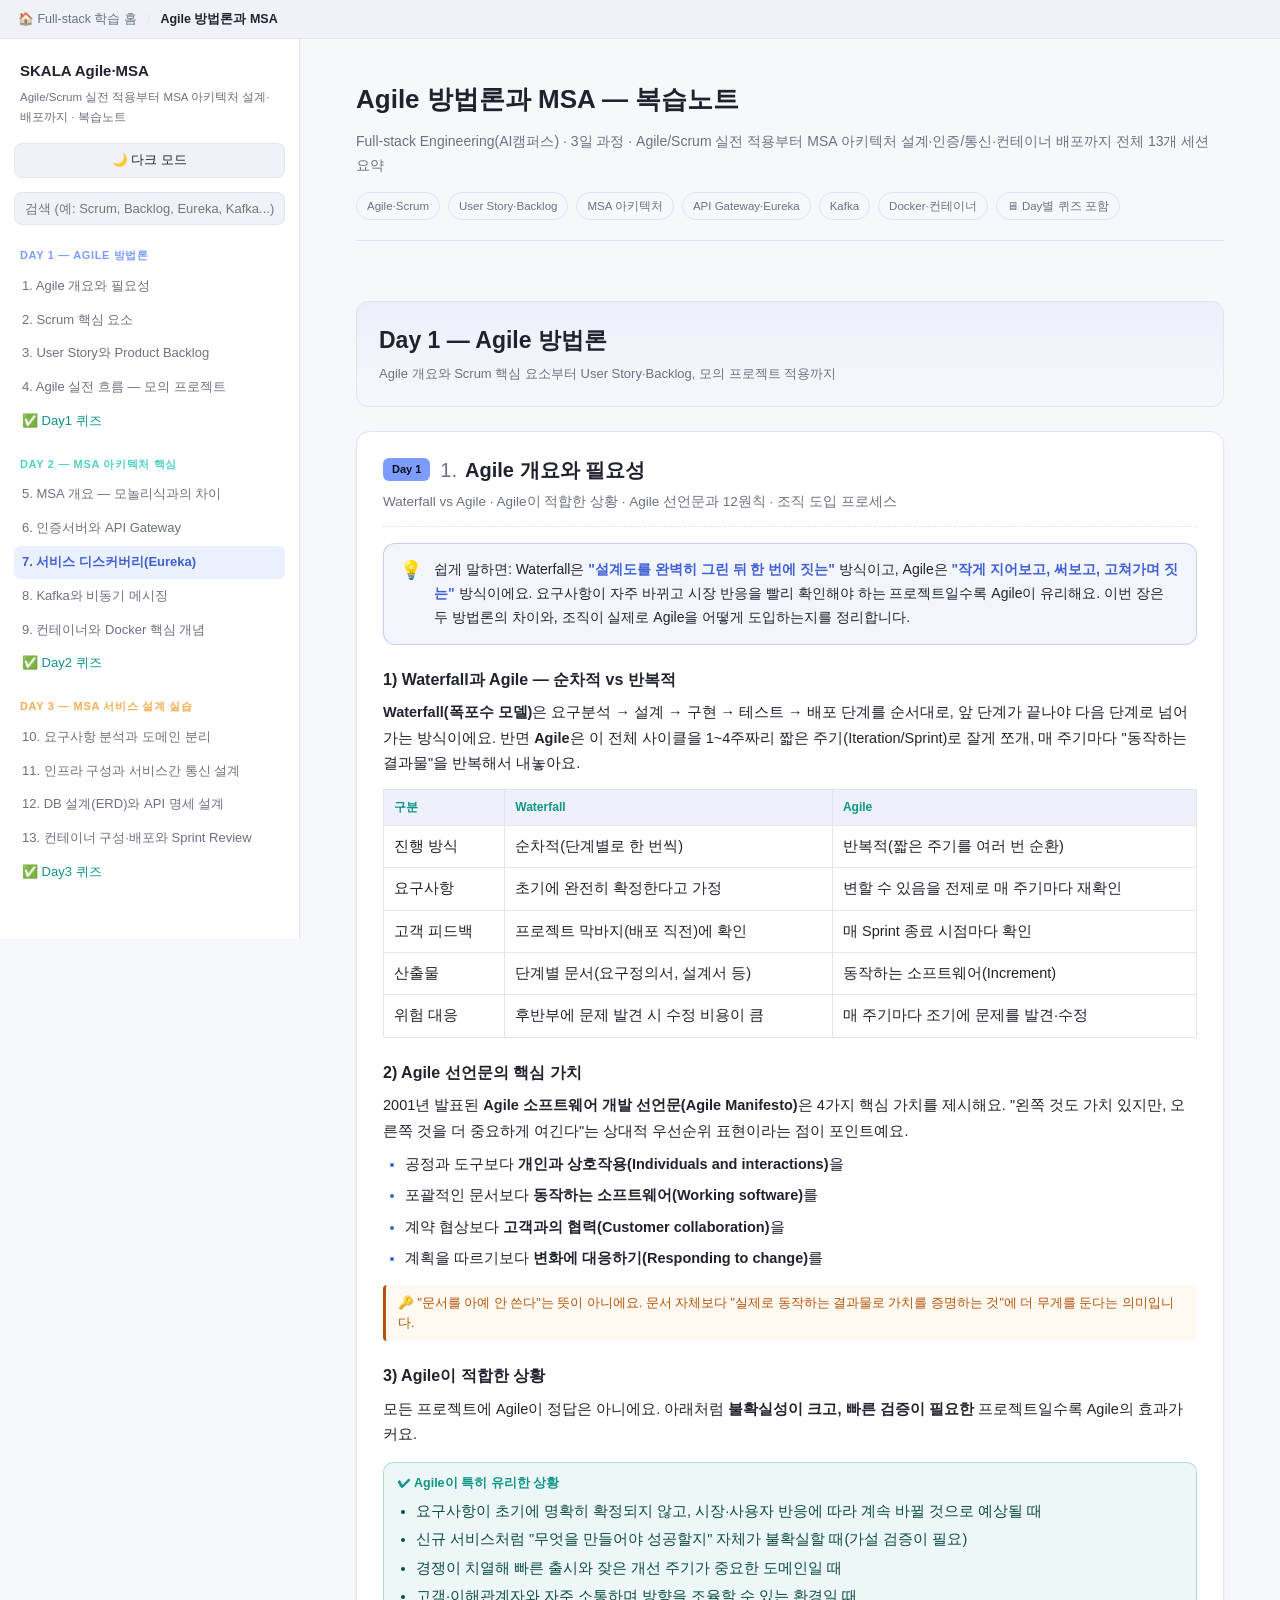
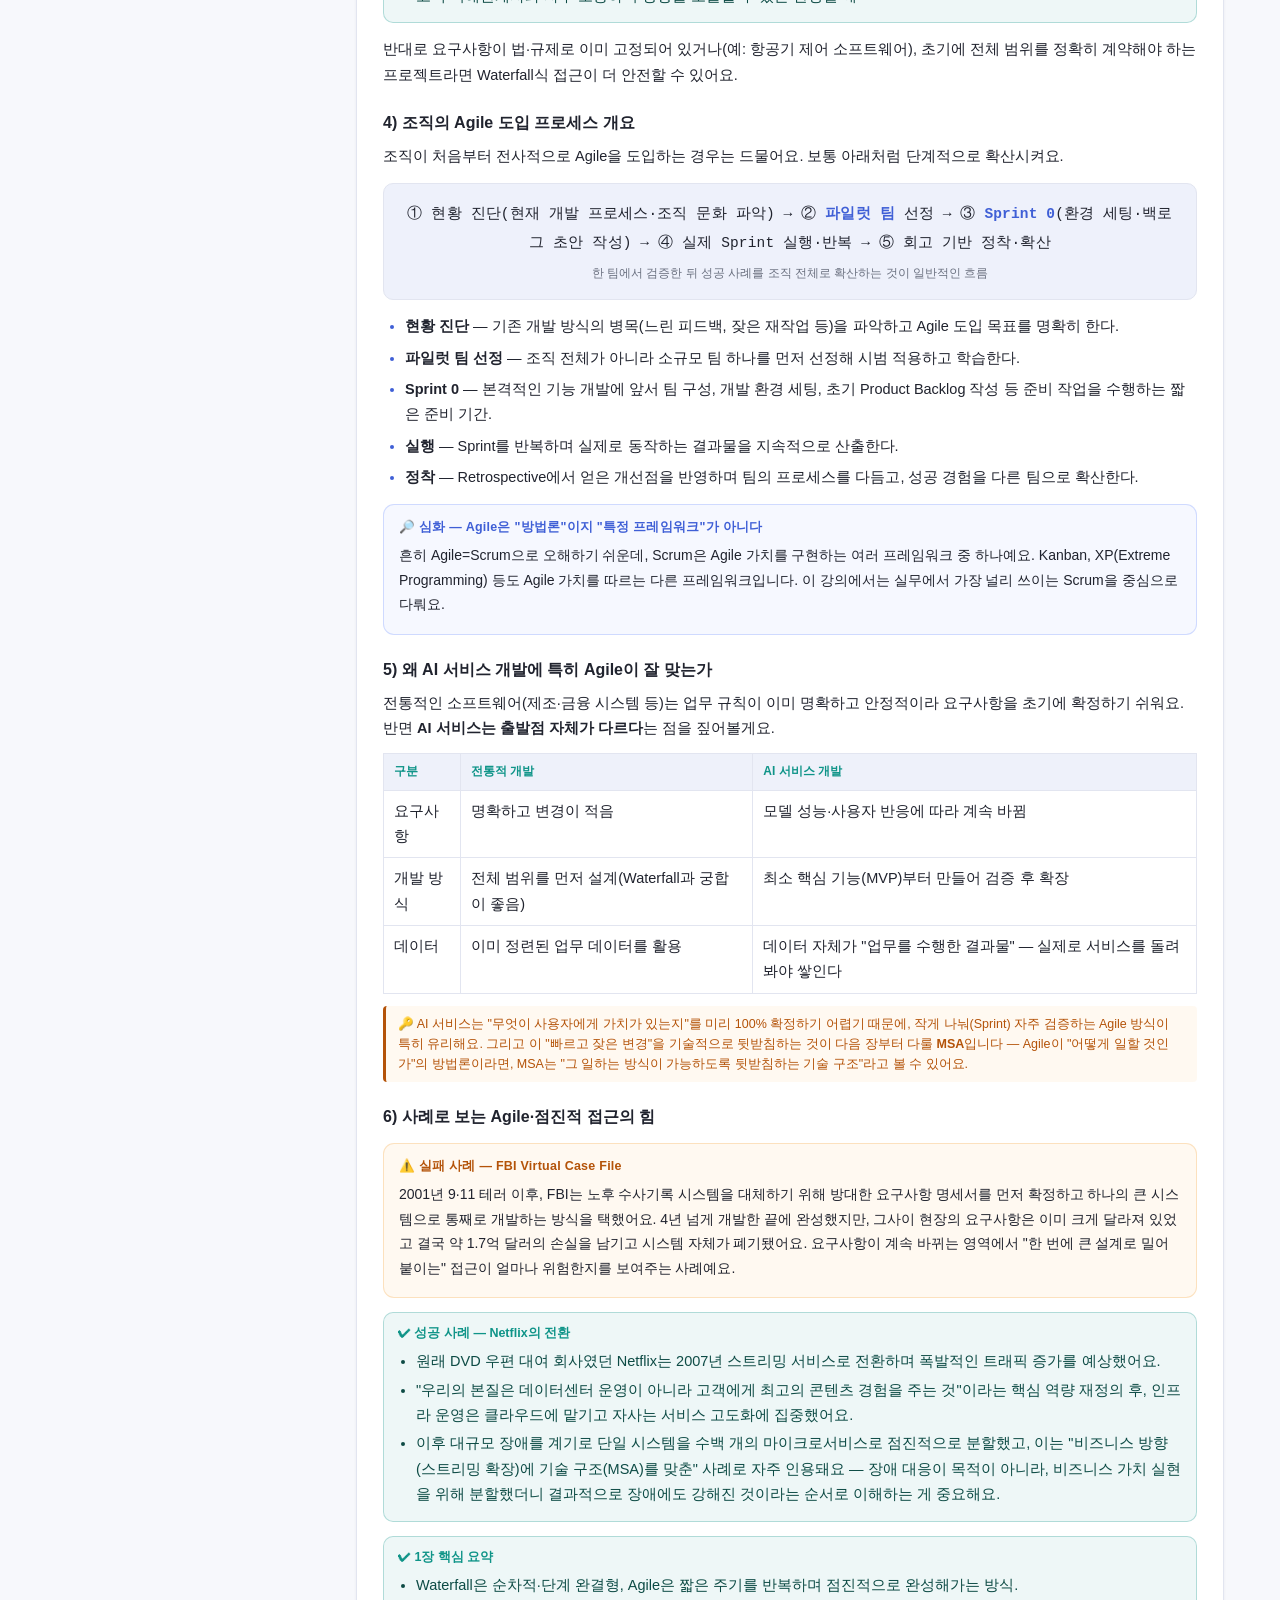
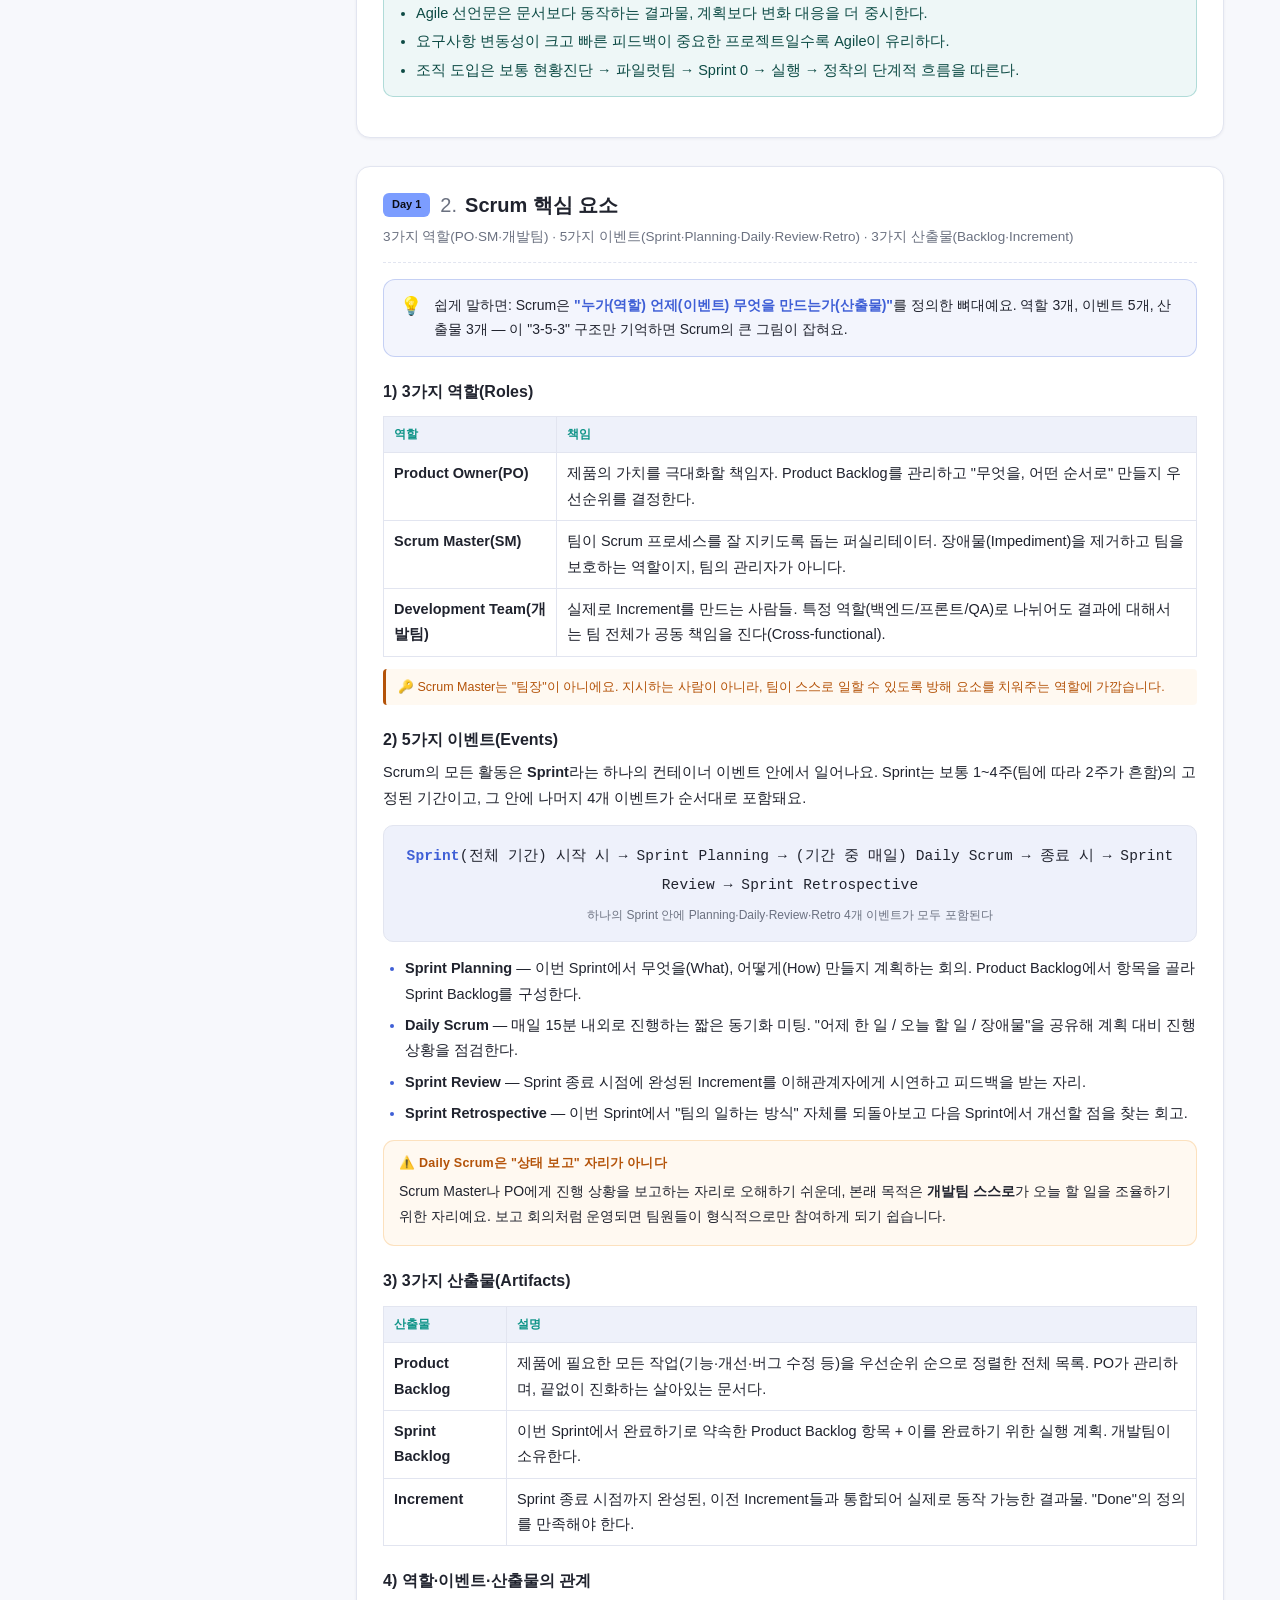
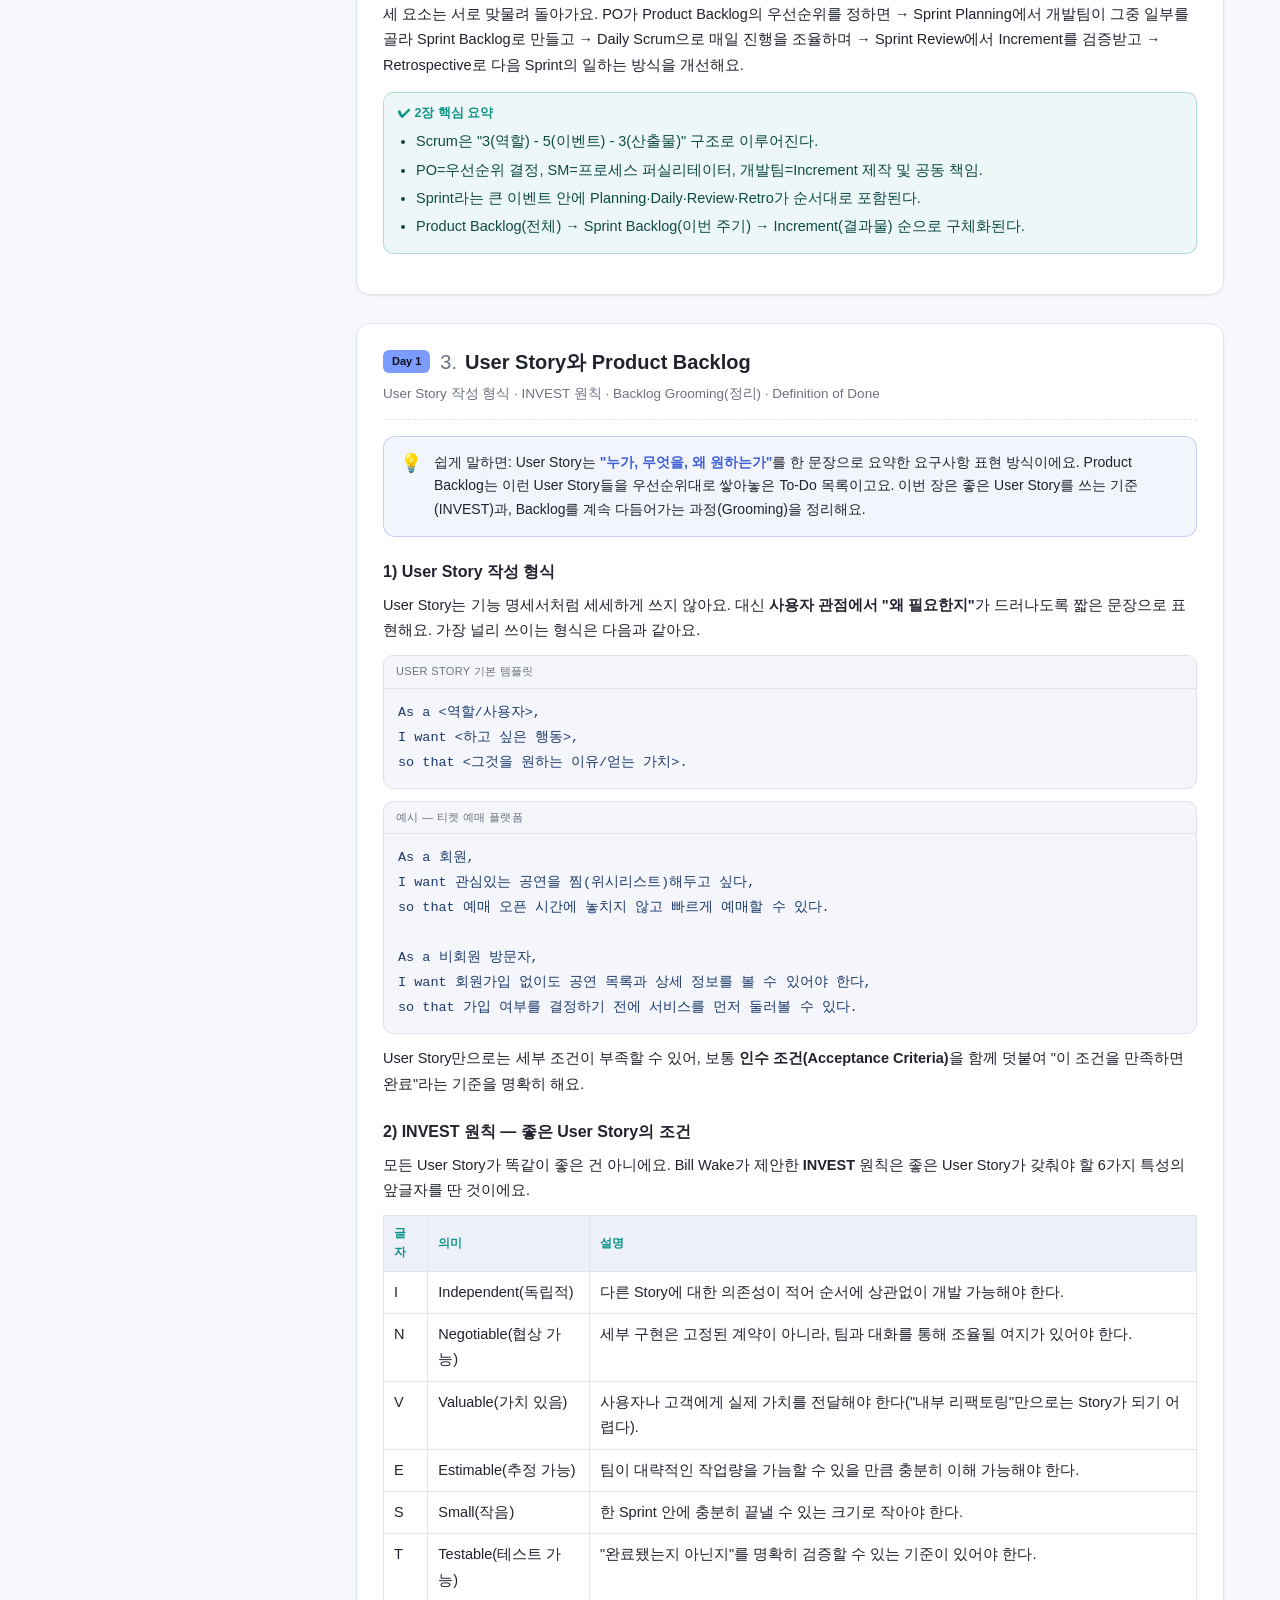
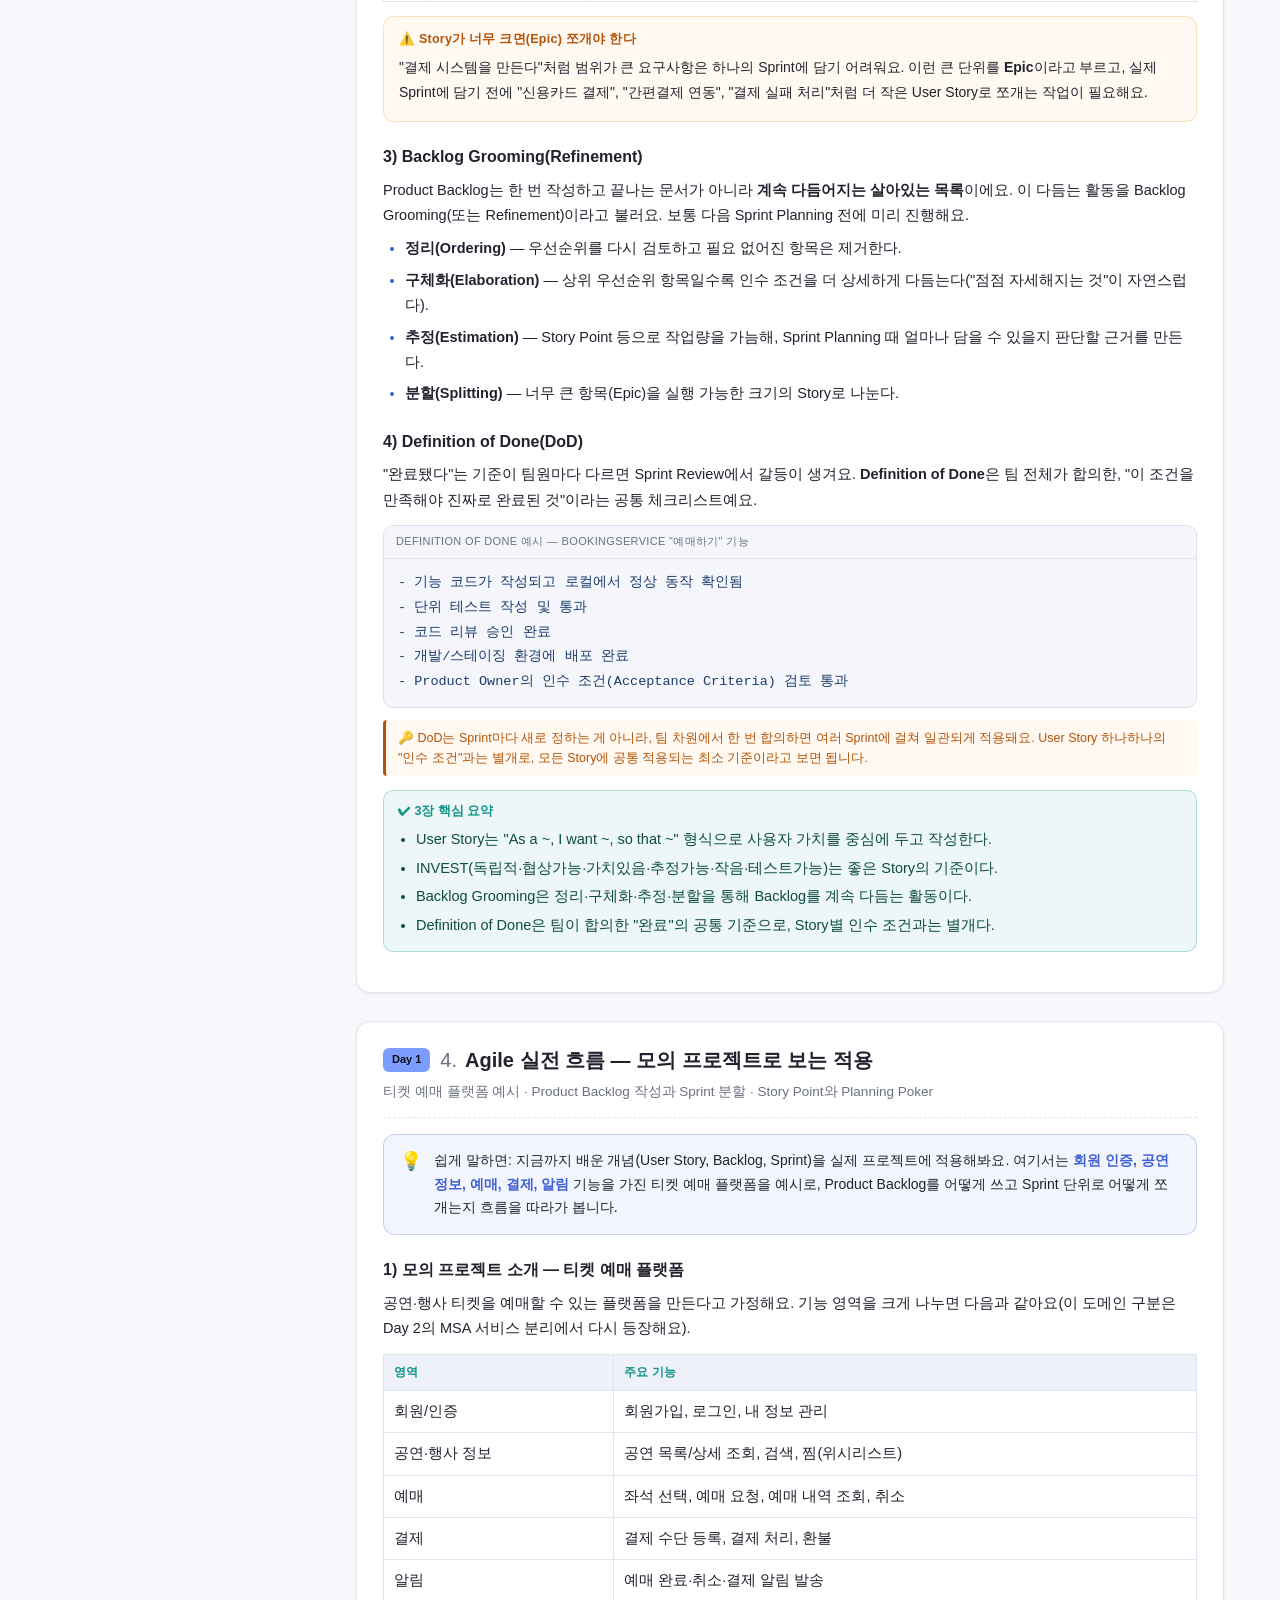
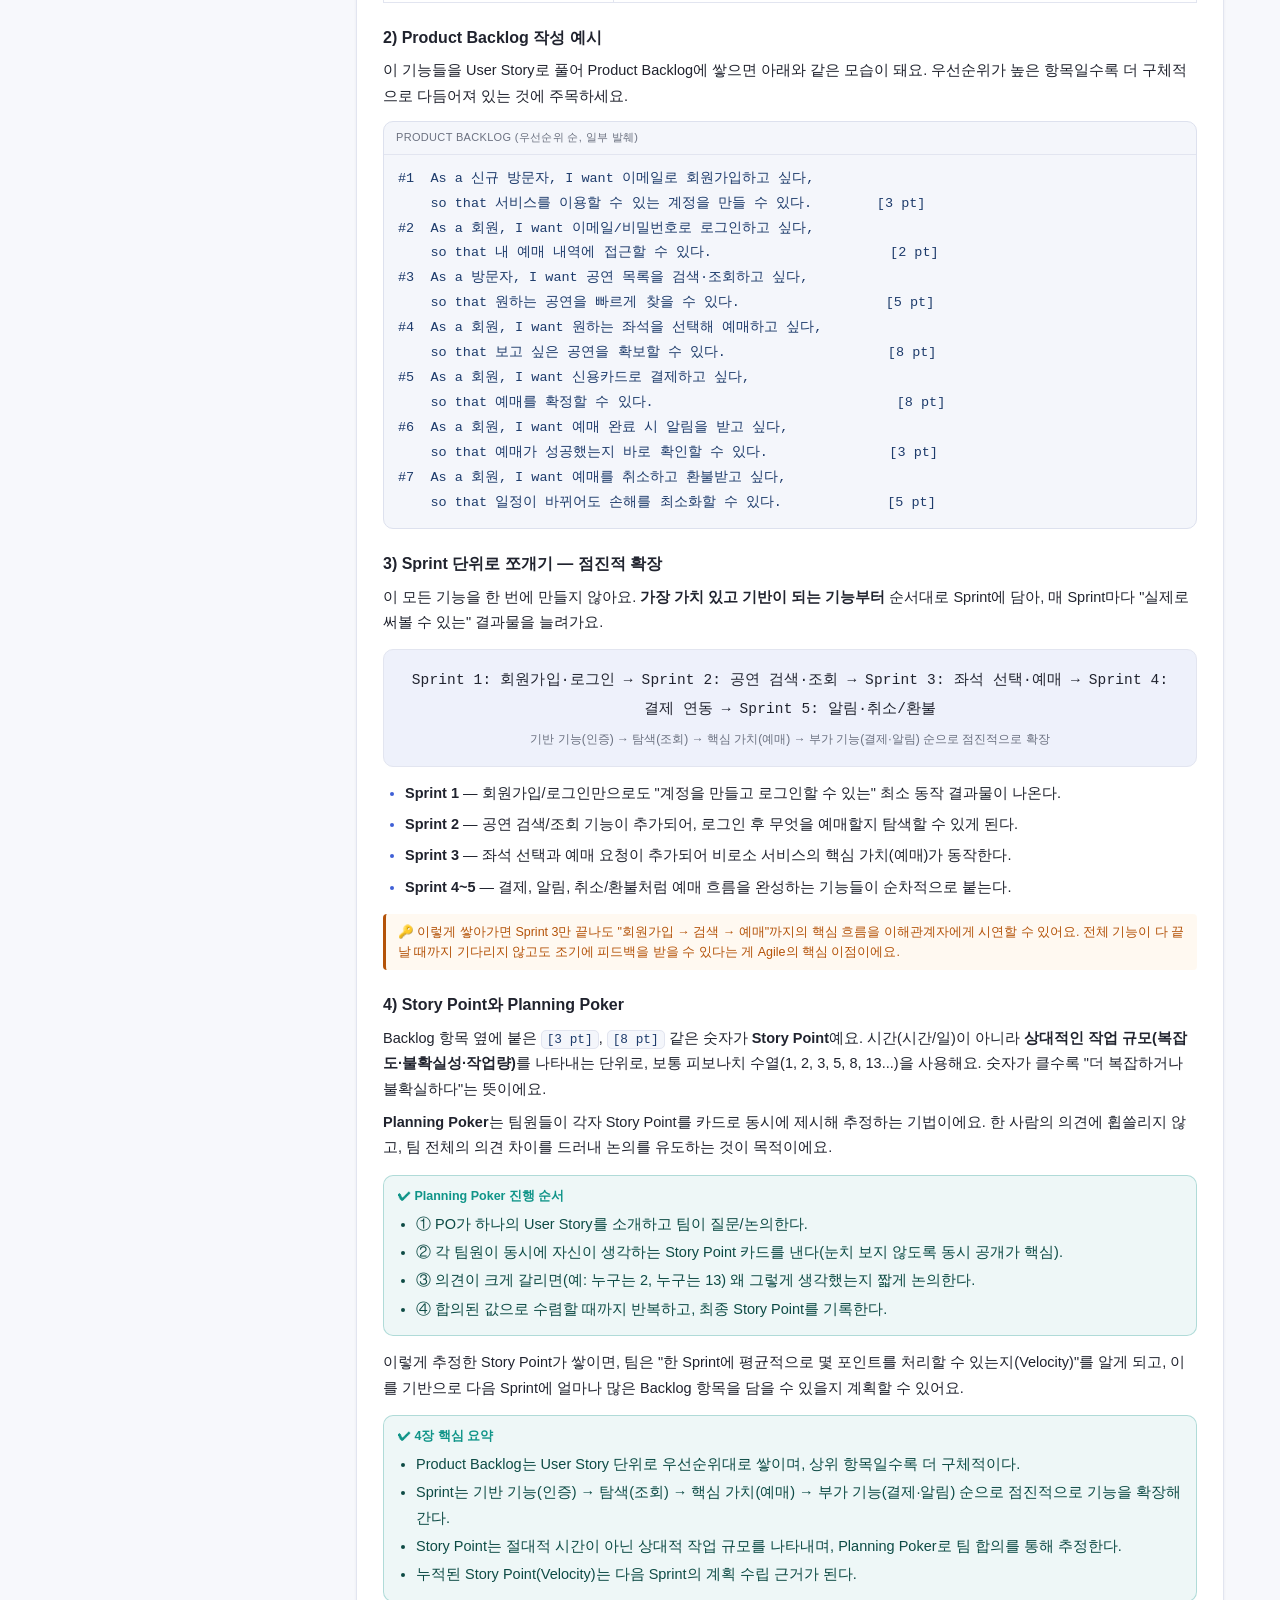
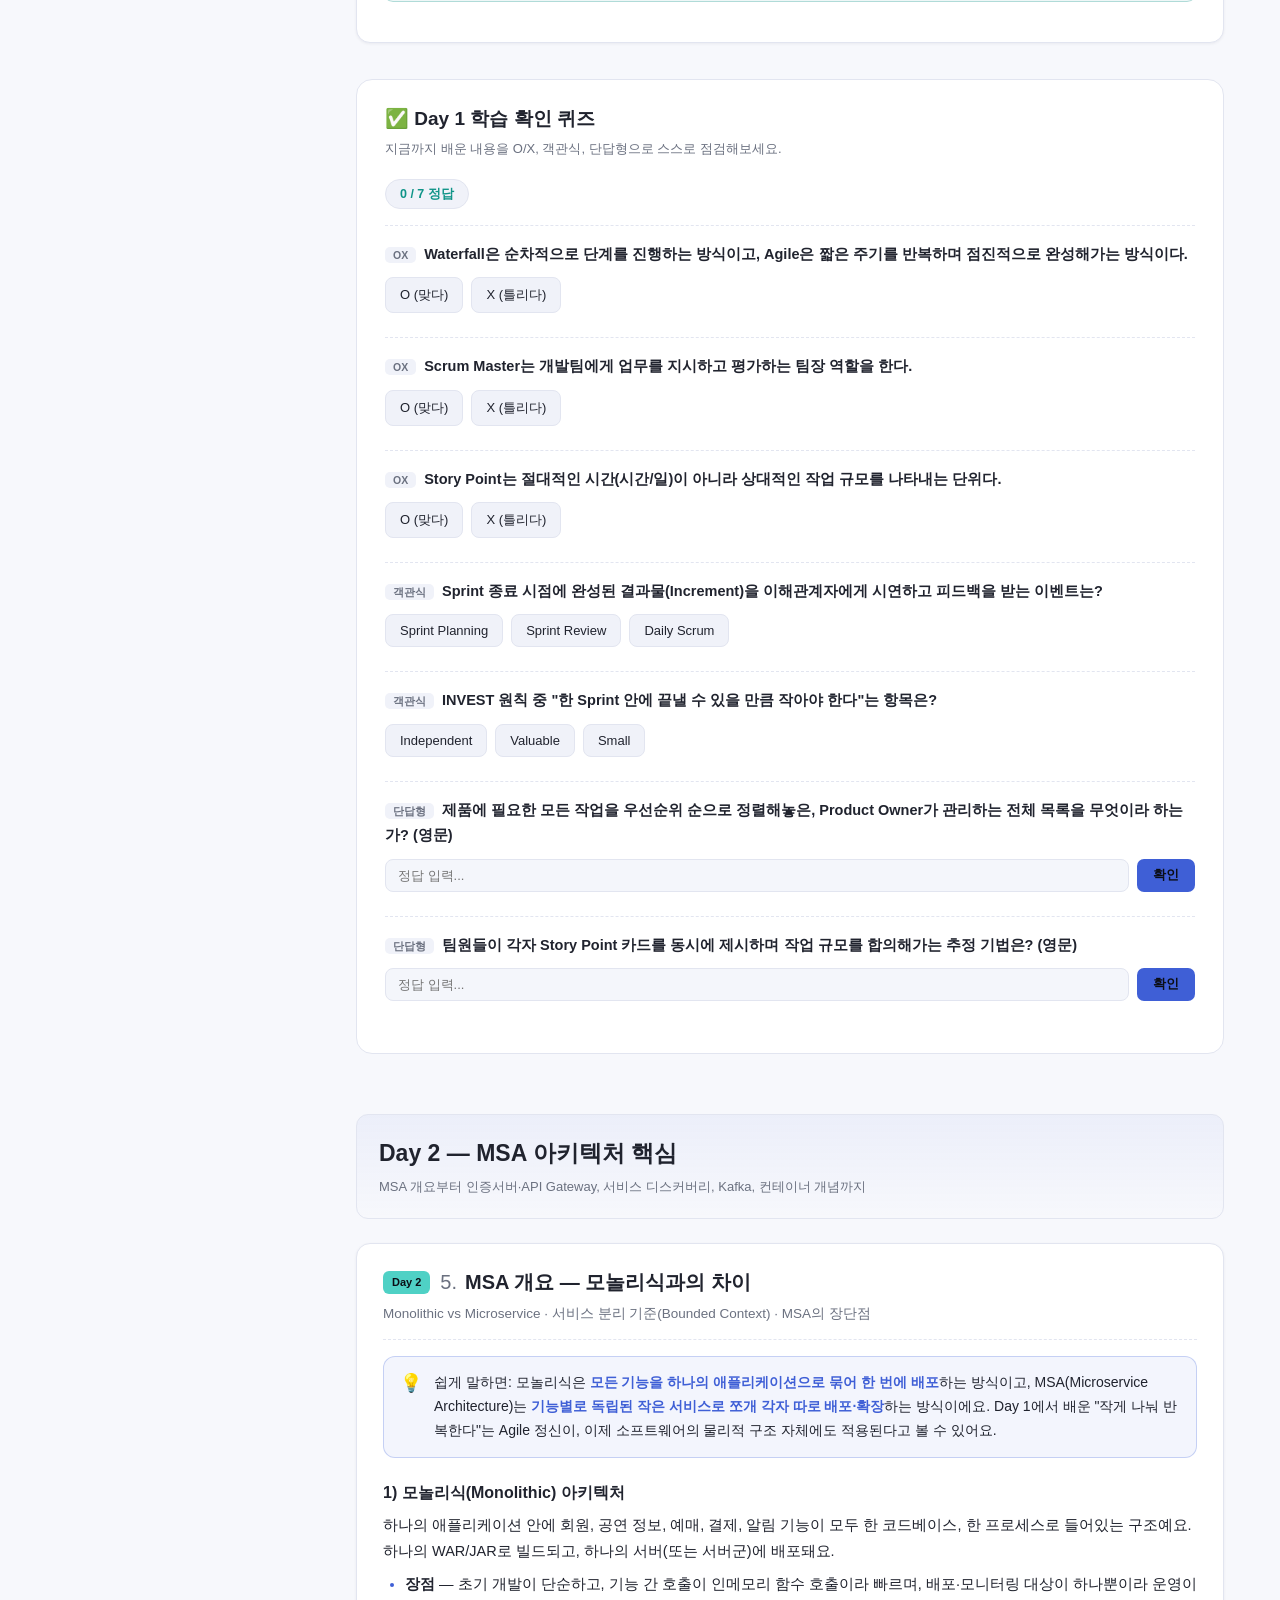
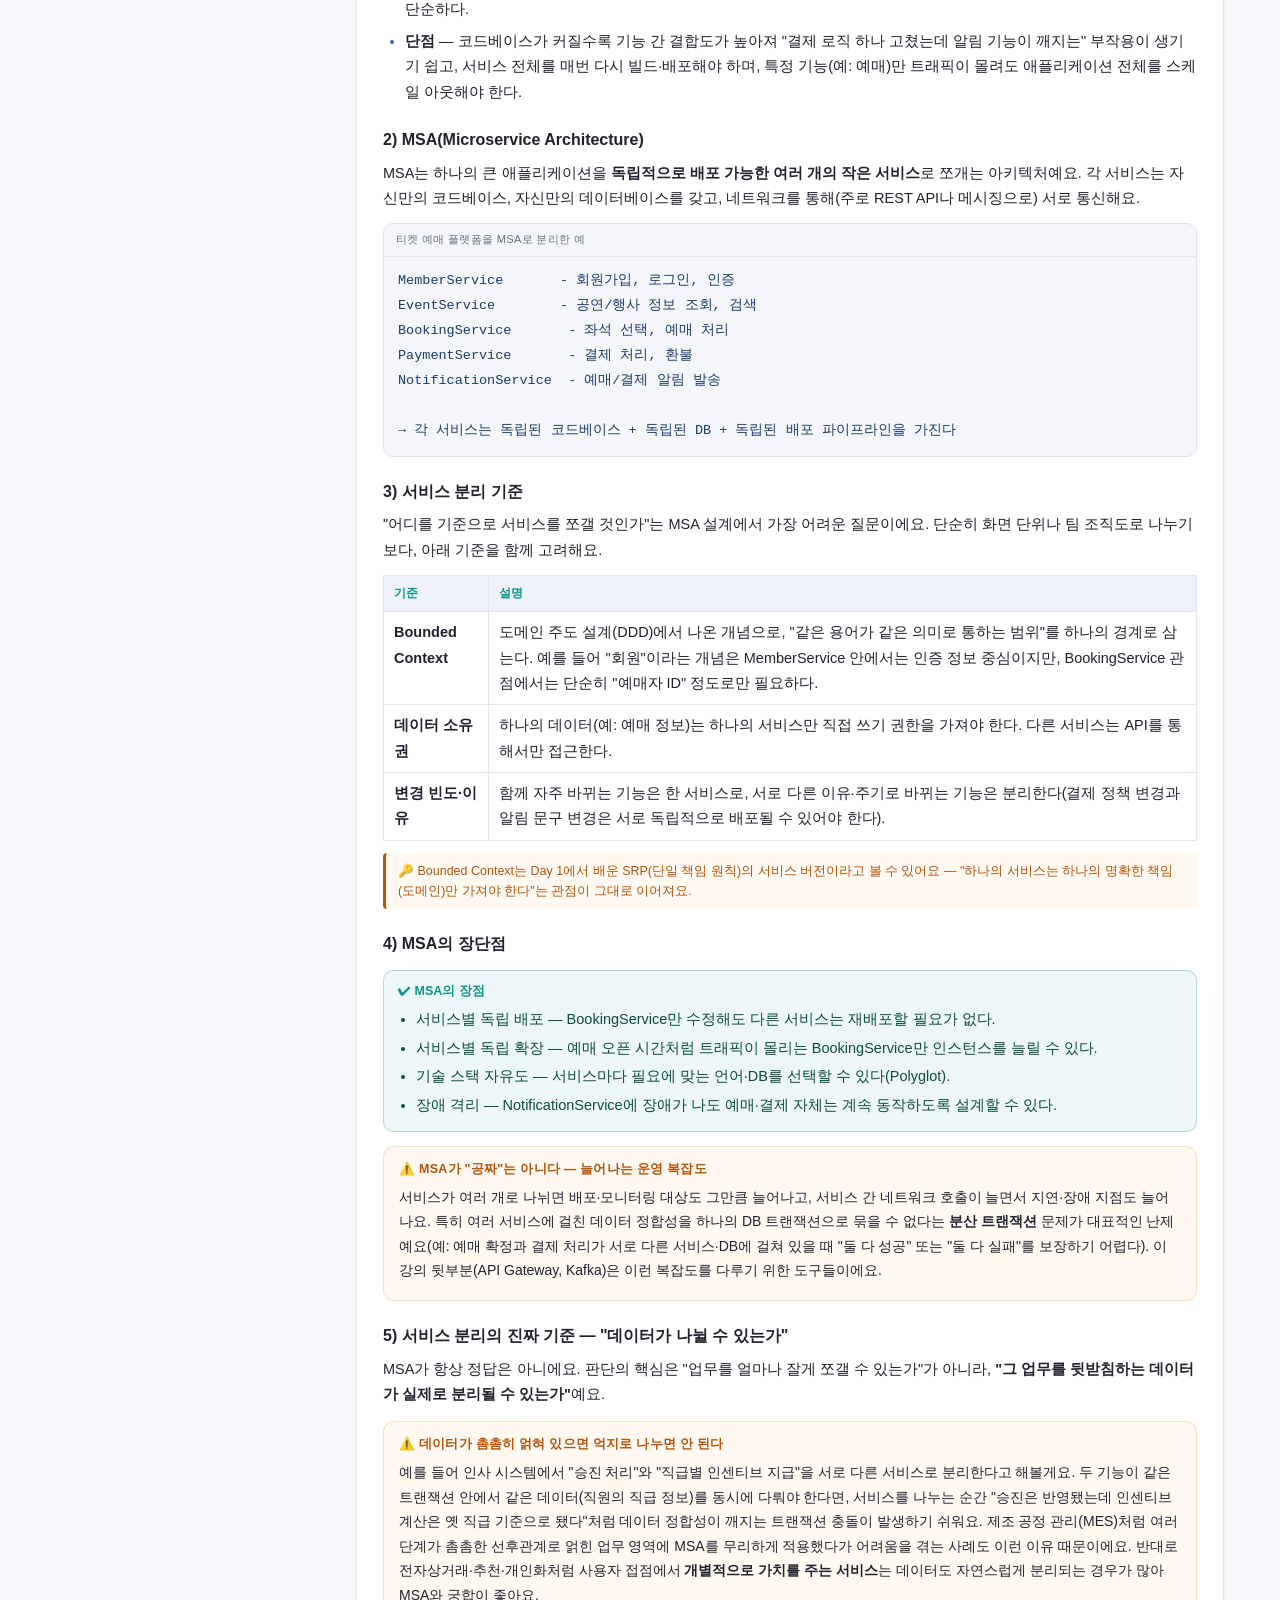
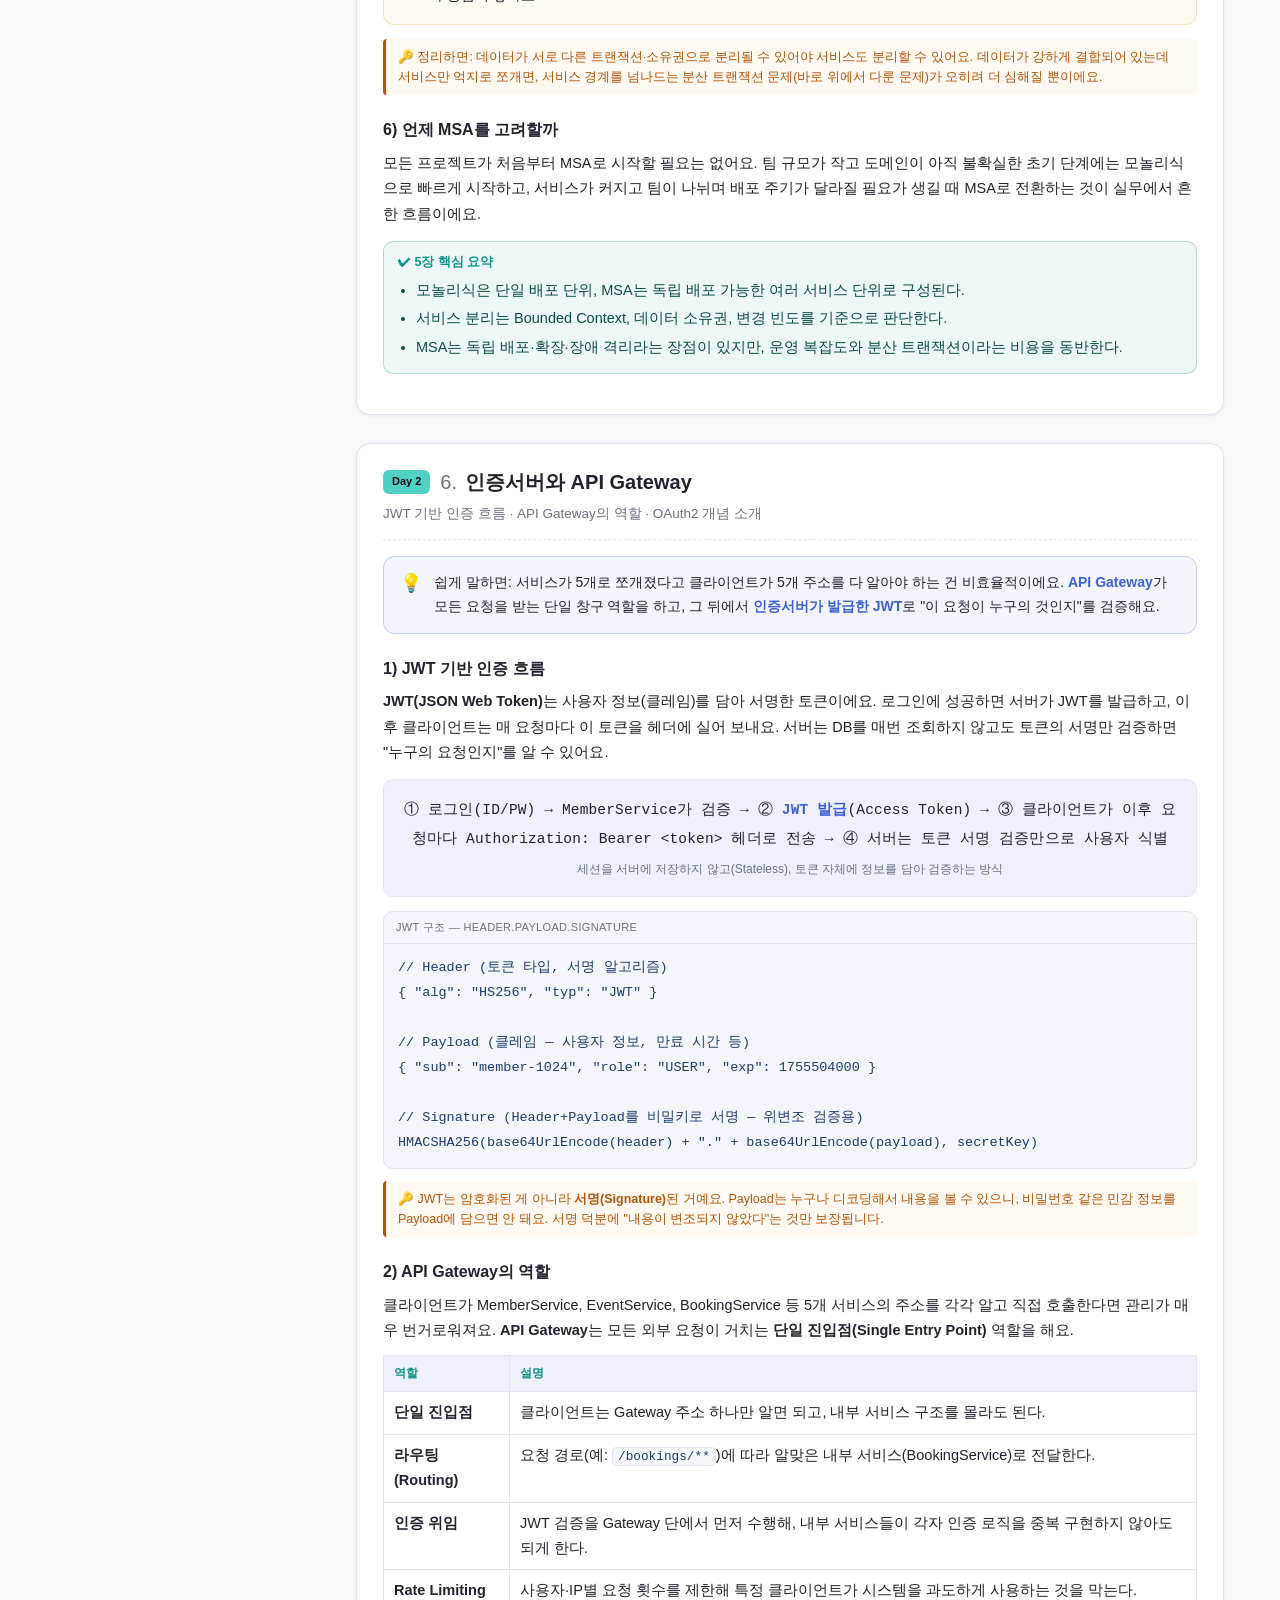
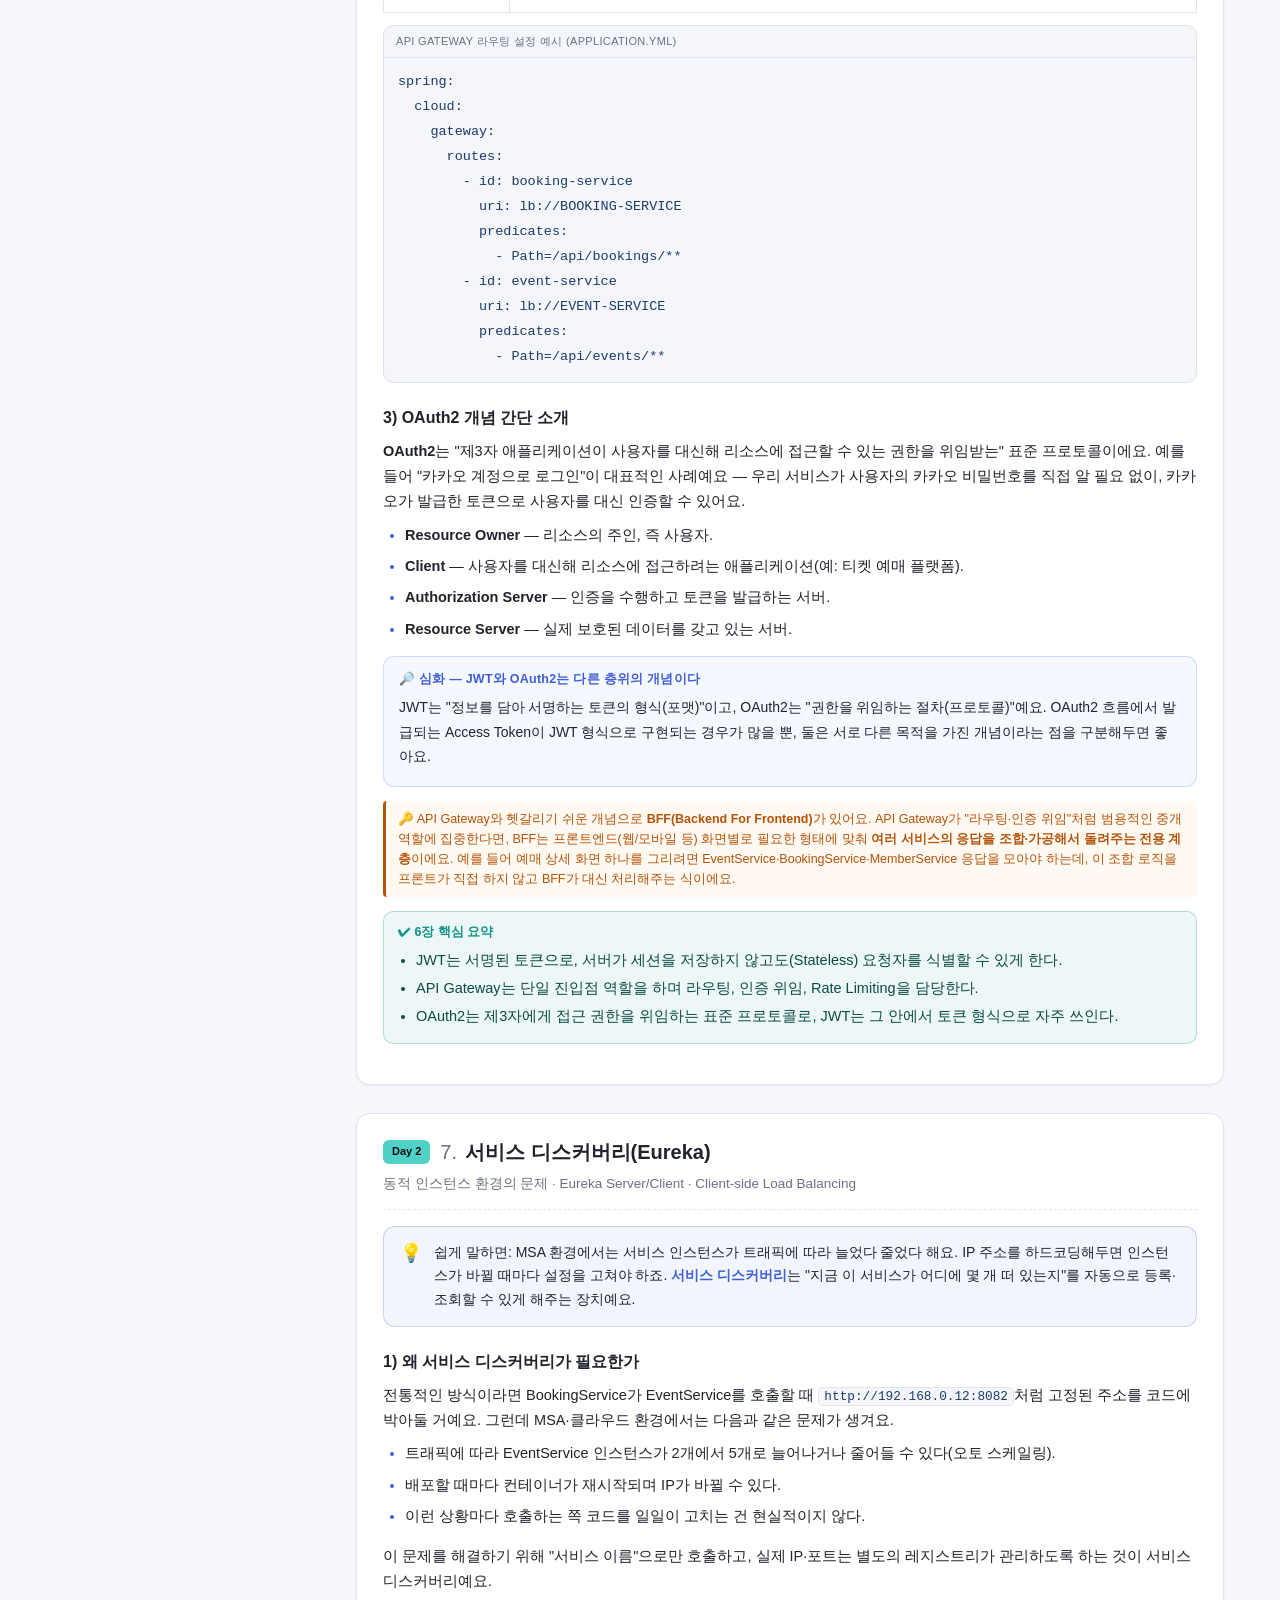
<file: lectures/07-agile-msa/index.html>
<!DOCTYPE html>
<html lang="ko">
<head>
<meta charset="UTF-8">
<meta name="viewport" content="width=device-width, initial-scale=1.0">
<title>SKALA | Agile 방법론과 MSA - 복습노트</title>
<style>
  :root{
    --bg:#0f1117; --panel:#161925; --panel2:#1c2030; --border:#2a2f42;
    --text:#e6e8ef; --muted:#9aa0b4; --accent:#7c9dff; --accent2:#4fd1c5;
    --code-bg:#10131c; --code-text:#c9e6ff;
    --day1:#7c9dff; --day2:#4fd1c5; --day3:#f6ad55;
    --warn:#f6ad55;
  }
  *{box-sizing:border-box;}
  html{scroll-behavior:smooth;}
  body{
    margin:0; font-family:-apple-system,BlinkMacSystemFont,"Apple SD Gothic Neo","Segoe UI",Roboto,"Noto Sans KR",sans-serif;
    background:var(--bg); color:var(--text); line-height:1.6;
  }
  .layout{display:flex; min-height:100vh;}
  .sidebar{
    width:300px; flex-shrink:0; background:var(--panel); border-right:1px solid var(--border);
    position:sticky; top:0; height:100vh; overflow-y:auto; padding:20px 14px;
  }
  .sidebar h1{font-size:15px; margin:0 6px 4px; color:var(--text); font-weight:700;}
  .sidebar .sub{font-size:11.5px; color:var(--muted); margin:0 6px 16px;}
  .search{
    width:100%; padding:8px 10px; border-radius:8px; border:1px solid var(--border);
    background:var(--panel2); color:var(--text); font-size:13px; margin-bottom:14px;
  }
  .search:focus{outline:none; border-color:var(--accent);}
  .day-group{margin-bottom:10px;}
  .day-title{
    font-size:11px; text-transform:uppercase; letter-spacing:.06em; color:var(--muted);
    padding:8px 6px 4px; font-weight:700;
  }
  .day-title.d1{color:var(--day1);} .day-title.d2{color:var(--day2);} .day-title.d3{color:var(--day3);}
  .navlink{
    display:block; padding:6px 8px; border-radius:6px; color:var(--muted); text-decoration:none;
    font-size:13px; margin:1px 0; white-space:nowrap; overflow:hidden; text-overflow:ellipsis;
  }
  .navlink:hover{background:var(--panel2); color:var(--text);}
  .navlink.active{background:rgba(124,157,255,.15); color:var(--accent); font-weight:600;}
  main{flex:1; padding:32px 40px 120px; max-width:980px;}
  .page-head{margin-bottom:32px; padding-bottom:20px; border-bottom:1px solid var(--border);}
  .page-head h1{font-size:26px; margin:0 0 8px;}
  .page-head p{color:var(--muted); font-size:14px; margin:0;}
  .badges{margin-top:14px; display:flex; gap:8px; flex-wrap:wrap;}
  .badges span{font-size:11.5px; padding:4px 10px; border-radius:999px; border:1px solid var(--border); color:var(--muted);}
  .sec{margin-bottom:56px; padding-top:8px; scroll-margin-top:20px;}
  .sec-head{display:flex; align-items:center; gap:10px; margin-bottom:4px;}
  .day-badge{font-size:11px; font-weight:700; padding:3px 9px; border-radius:6px; color:#0b0d14;}
  .day-badge.day1{background:var(--day1);} .day-badge.day2{background:var(--day2);} .day-badge.day3{background:var(--day3);}
  .sec h2{font-size:21px; margin:0; display:flex; gap:8px; align-items:baseline;}
  .sec h2 .num{color:var(--muted); font-weight:500;}
  .subtitle{color:var(--muted); font-size:13.5px; margin:6px 0 18px; padding-bottom:14px; border-bottom:1px dashed var(--border);}
  .sec h3{font-size:16px; margin:22px 0 8px; color:var(--text);}
  .sec h4{font-size:13.5px; margin:14px 0 6px; color:var(--accent2); font-weight:700;}
  .b{margin:4px 0 14px; padding-left:20px;}
  .b li{margin:4px 0; font-size:14px;}
  .b li::marker{color:var(--accent);}
  p{font-size:14px; margin:8px 0;}
  .sqlbox{
    background:var(--code-bg); border:1px solid var(--border); border-radius:10px;
    margin:12px 0; overflow:hidden;
  }
  .sqlhead{
    font-size:11px; color:var(--muted); padding:7px 12px; border-bottom:1px solid var(--border);
    background:rgba(255,255,255,.02); letter-spacing:.03em; text-transform:uppercase;
  }
  .sqlbox pre{margin:0; padding:12px 14px; overflow-x:auto;}
  .sqlbox code{
    font-family:"SF Mono",Menlo,Consolas,monospace; font-size:13.5px; color:var(--code-text);
    line-height:1.85; white-space:pre-wrap; word-break:break-word;
  }
  .cp{
    background:rgba(79,209,197,.07); border:1px solid rgba(79,209,197,.3); border-radius:10px;
    padding:10px 14px; margin:14px 0;
  }
  .cphead{color:var(--accent2); font-size:12.5px; font-weight:700; margin-bottom:6px;}
  .cp ul{margin:0; padding-left:18px;}
  .cp li{font-size:13px; margin:3px 0; color:#d5f5f0;}
  table.t{border-collapse:collapse; width:100%; margin:12px 0; font-size:13px;}
  table.t th{
    background:var(--panel2); text-align:left; padding:8px 10px; border:1px solid var(--border);
    color:var(--accent2); font-size:12px;
  }
  table.t td{padding:8px 10px; border:1px solid var(--border); color:var(--text); vertical-align:top;}
  .note{
    font-size:12.5px; color:var(--warn); background:rgba(246,173,85,.08);
    border-left:3px solid var(--warn); padding:8px 12px; margin:12px 0; border-radius:4px;
  }
  .divider{border:none; border-top:1px solid var(--border); margin:40px 0;}
  .day-header{
    margin:60px 0 24px; padding:14px 0; border-bottom:2px solid var(--border);
  }
  .day-header h1{font-size:22px; margin:0 0 4px;}
  .day-header p{color:var(--muted); font-size:13px; margin:0;}
  ::-webkit-scrollbar{width:9px; height:9px;}
  ::-webkit-scrollbar-thumb{background:#333850; border-radius:6px;}
  ::-webkit-scrollbar-track{background:transparent;}
  .top-btn{
    position:fixed; bottom:24px; right:24px; background:var(--accent); color:#0b0d14;
    border:none; border-radius:999px; width:44px; height:44px; font-size:18px; cursor:pointer;
    box-shadow:0 4px 16px rgba(0,0,0,.4); display:none;
  }
  @media (max-width:900px){
    .sidebar{position:fixed; z-index:20; transform:translateX(-100%); transition:transform .2s;}
    .sidebar.open{transform:translateX(0);}
    main{padding:20px;}
  }
  body{ font-size:15px; }
  main{ padding:36px 48px 160px; max-width:900px; }
  .sec{
    background:var(--panel); border:1px solid var(--border); border-radius:14px;
    padding:22px 26px 26px; margin-bottom:28px; box-shadow:0 1px 0 rgba(255,255,255,.02) inset;
  }
  .sec-head{margin-bottom:2px;}
  .sec h2{font-size:20px;}
  .subtitle{font-size:13.5px; line-height:1.55; margin-bottom:16px;}
  p, .b li, .cp li, table.t td{font-size:14.5px; line-height:1.75;}
  .b{padding-left:22px;}
  .b li{margin:6px 0;}
  h4{letter-spacing:.01em;}
  .day-header{
    background:linear-gradient(180deg, rgba(124,157,255,.08), transparent);
    border-radius:12px; padding:20px 22px; border-bottom:none; border:1px solid var(--border);
  }
  .day-header h1{font-size:23px;}

  body.light{
    --bg:#f7f8fc; --panel:#ffffff; --panel2:#f0f2f9; --border:#e2e5f0;
    --text:#20232e; --muted:#6b7180; --accent:#3f5fd6; --accent2:#0f9488;
    --code-bg:#f4f6fb; --code-text:#1d3b6b; --warn:#b45309;
  }
  body.light .sec{box-shadow:0 1px 3px rgba(20,25,50,.06);}
  body.light .cp{background:rgba(15,148,136,.07); border-color:rgba(15,148,136,.28);}
  body.light .cp li{color:#0d4b45;}
  body.light .sqlbox{border-color:#dde1ee;}
  body.light table.t th{background:#eef1fa;}
  body.light .day-header{background:linear-gradient(180deg, rgba(63,95,214,.06), transparent);}

  .toolbar{display:flex; gap:8px; margin-bottom:14px;}
  .theme-btn{
    flex:1; padding:8px 10px; border-radius:8px; border:1px solid var(--border);
    background:var(--panel2); color:var(--text); font-size:12.5px; cursor:pointer;
  }
  .theme-btn:hover{border-color:var(--accent);}

  main{ max-width: 1180px; padding:40px 56px 160px; }
  @media (min-width:1500px){ main{ max-width: 1320px; } }
  @media (min-width:1800px){ main{ max-width: 1440px; } }

  .tldr{
    display:flex; gap:12px; align-items:flex-start; background:rgba(124,157,255,.09);
    border:1px solid rgba(124,157,255,.35); border-radius:12px; padding:14px 16px; margin:14px 0 18px;
  }
  .tldr .icon{font-size:18px; line-height:1.4;}
  .tldr .txt{font-size:14px; line-height:1.7; color:var(--text);}
  .tldr .txt b{color:var(--accent);}
  body.light .tldr{background:rgba(63,95,214,.06); border-color:rgba(63,95,214,.25);}

  .callout{
    border:1px solid var(--border); background:var(--panel2); border-radius:11px;
    padding:12px 15px; margin:14px 0;
  }
  .callout .ctitle{display:block; font-size:12.5px; font-weight:800; margin-bottom:6px; letter-spacing:.02em;}
  .callout p{margin:5px 0; font-size:14px; line-height:1.75;}
  .callout ul{margin:6px 0 2px; padding-left:20px;}
  .callout li{font-size:14px; line-height:1.7; margin:4px 0;}
  .callout.goal{background:rgba(79,209,197,.07); border-color:rgba(79,209,197,.3);}
  .callout.goal .ctitle{color:var(--accent2);}
  .callout.deep{background:rgba(124,157,255,.07); border-color:rgba(124,157,255,.32);}
  .callout.deep .ctitle{color:var(--accent);}
  .callout.myth{background:rgba(246,173,85,.08); border-color:rgba(246,173,85,.32);}
  .callout.myth .ctitle{color:var(--warn);}

  .faq{margin:12px 0 4px;}
  .faq details{
    border:1px solid var(--border); border-radius:10px; background:var(--panel2); margin:8px 0;
  }
  .faq summary{
    cursor:pointer; padding:11px 15px; font-size:14px; font-weight:600; color:var(--text);
    list-style:none; line-height:1.6;
  }
  .faq summary::-webkit-details-marker{display:none;}
  .faq summary::before{content:"Q. "; color:var(--accent); font-weight:800;}
  .faq summary:hover{color:var(--accent);}
  .faq details[open] summary{border-bottom:1px solid var(--border);}
  .faq .fa{padding:11px 15px 13px; font-size:14px; line-height:1.85;}
  .faq .fa::before{content:"A. "; color:var(--accent2); font-weight:800;}

  p code, .b li code, table.t td code, .callout code, .faq code{
    background:var(--code-bg); border:1px solid var(--border); border-radius:5px;
    padding:1px 5px; font-family:"SF Mono",Menlo,Consolas,monospace; font-size:.88em; color:var(--code-text);
  }

  .formula{
    background:var(--panel2); border:1px solid var(--border); border-radius:10px;
    padding:16px 20px; margin:14px 0; text-align:center;
  }
  .formula .expr{
    font-family:"SF Mono",Menlo,Consolas,monospace;
    font-size:14.5px; color:var(--text); line-height:2; letter-spacing:.01em;
  }
  .formula .expr b{color:var(--accent);}
  .formula .cap{font-size:12px; color:var(--muted); margin-top:6px; font-style:normal;}
  body.light .formula{background:#eef1fb;}

  .quiz-wrap{
    margin:36px 0 60px; background:var(--panel); border:1px solid var(--border); border-radius:16px;
    padding:24px 28px 28px;
  }
  .quiz-wrap h2{font-size:19px; margin:0 0 4px; display:flex; align-items:center; gap:8px;}
  .quiz-wrap > p{color:var(--muted); font-size:13px; margin:0 0 18px;}
  .quiz-score{
    display:inline-block; background:var(--panel2); border:1px solid var(--border); border-radius:999px;
    padding:4px 14px; font-size:12.5px; color:var(--accent2); font-weight:700; margin-bottom:16px;
  }
  .quiz-q{
    border-top:1px dashed var(--border); padding:16px 0;
  }
  .quiz-q:first-of-type{border-top:none;}
  .quiz-qtext{font-size:14.5px; margin:0 0 10px; font-weight:600;}
  .quiz-qtext .qtype{
    font-size:10.5px; font-weight:700; padding:2px 8px; border-radius:5px; margin-right:8px;
    background:var(--panel2); color:var(--muted); vertical-align:middle;
  }
  .quiz-opts{display:flex; flex-wrap:wrap; gap:8px;}
  .quiz-opt{
    background:var(--panel2); border:1px solid var(--border); color:var(--text); border-radius:8px;
    padding:8px 14px; font-size:13px; cursor:pointer; text-align:left;
  }
  .quiz-opt:hover{border-color:var(--accent);}
  .quiz-opt.correct{background:rgba(79,209,197,.18); border-color:var(--accent2); color:var(--accent2); font-weight:700;}
  .quiz-opt.incorrect{background:rgba(246,135,179,.15); border-color:#f687b3; color:#f687b3;}
  .quiz-opt[disabled]{cursor:default;}
  .quiz-short{display:flex; gap:8px; flex-wrap:wrap; align-items:center;}
  .quiz-short input{
    flex:1; min-width:180px; padding:8px 12px; border-radius:8px; border:1px solid var(--border);
    background:var(--code-bg); color:var(--text); font-size:13px;
  }
  .quiz-check{
    background:var(--accent); color:#0b0d14; border:none; border-radius:7px; padding:8px 16px;
    font-size:12.5px; font-weight:700; cursor:pointer;
  }
  .quiz-feedback{font-size:12.5px; margin-top:8px; font-weight:600;}
  .quiz-feedback.ok{color:var(--accent2);}
  .quiz-feedback.no{color:#f687b3;}
  .quiz-exp{
    margin-top:8px; padding:8px 12px; border-radius:8px; font-weight:400; font-size:12.5px;
    line-height:1.6; color:var(--text); background:var(--panel2); border:1px solid var(--border);
  }

  .site-topbar{
    display:flex; align-items:center; gap:10px; padding:9px 18px; background:var(--panel2);
    border-bottom:1px solid var(--border); font-size:12.5px; position:sticky; top:0; z-index:30;
  }
  .site-topbar a{color:var(--muted); text-decoration:none;}
  .site-topbar a:hover{color:var(--accent);}
  .site-topbar .crumb-sep{color:var(--border);}
  .site-topbar .crumb-cur{color:var(--text); font-weight:600;}
</style>
</head>

<body class="light">
<div class="site-topbar">
  <a href="../../index.html">🏠 Full-stack 학습 홈</a>
  <span class="crumb-sep">/</span>
  <span class="crumb-cur">Agile 방법론과 MSA</span>
</div>
<div class="layout">
  <nav class="sidebar" id="sidebar">
    <h1>SKALA Agile·MSA</h1>
    <p class="sub">Agile/Scrum 실전 적용부터 MSA 아키텍처 설계·배포까지 · 복습노트</p>
    <div class="toolbar">
      <button class="theme-btn" id="themeBtn">🌙 다크 모드</button>
    </div>
    <input class="search" id="searchBox" type="text" placeholder="검색 (예: Scrum, Backlog, Eureka, Kafka...)">
    <div class="day-group"><div class="day-title d1">Day 1 — Agile 방법론</div>
<a class="navlink" href="#s1" data-sec="1">1. Agile 개요와 필요성</a>
<a class="navlink" href="#s2" data-sec="2">2. Scrum 핵심 요소</a>
<a class="navlink" href="#s3" data-sec="3">3. User Story와 Product Backlog</a>
<a class="navlink" href="#s4" data-sec="4">4. Agile 실전 흐름 — 모의 프로젝트</a>
<a class="navlink" href="#quiz-day1" style="color:var(--accent2);">✅ Day1 퀴즈</a>
</div>
<div class="day-group"><div class="day-title d2">Day 2 — MSA 아키텍처 핵심</div>
<a class="navlink" href="#s5" data-sec="5">5. MSA 개요 — 모놀리식과의 차이</a>
<a class="navlink" href="#s6" data-sec="6">6. 인증서버와 API Gateway</a>
<a class="navlink" href="#s7" data-sec="7">7. 서비스 디스커버리(Eureka)</a>
<a class="navlink" href="#s8" data-sec="8">8. Kafka와 비동기 메시징</a>
<a class="navlink" href="#s9" data-sec="9">9. 컨테이너와 Docker 핵심 개념</a>
<a class="navlink" href="#quiz-day2" style="color:var(--accent2);">✅ Day2 퀴즈</a>
</div>
<div class="day-group"><div class="day-title d3">Day 3 — MSA 서비스 설계 실습</div>
<a class="navlink" href="#s10" data-sec="10">10. 요구사항 분석과 도메인 분리</a>
<a class="navlink" href="#s11" data-sec="11">11. 인프라 구성과 서비스간 통신 설계</a>
<a class="navlink" href="#s12" data-sec="12">12. DB 설계(ERD)와 API 명세 설계</a>
<a class="navlink" href="#s13" data-sec="13">13. 컨테이너 구성·배포와 Sprint Review</a>
<a class="navlink" href="#quiz-day3" style="color:var(--accent2);">✅ Day3 퀴즈</a>
</div>
  </nav>
  <main>
    <div class="page-head">
      <h1>Agile 방법론과 MSA — 복습노트</h1>
      <p>Full-stack Engineering(AI캠퍼스) · 3일 과정 · Agile/Scrum 실전 적용부터 MSA 아키텍처 설계·인증/통신·컨테이너 배포까지 전체 13개 세션 요약</p>
      <div class="badges">
        <span>Agile·Scrum</span><span>User Story·Backlog</span><span>MSA 아키텍처</span>
        <span>API Gateway·Eureka</span><span>Kafka</span><span>Docker·컨테이너</span><span>🖥 Day별 퀴즈 포함</span>
      </div>
    </div>

    <div class="day-header" id="day1"><h1>Day 1 — Agile 방법론</h1><p>Agile 개요와 Scrum 핵심 요소부터 User Story·Backlog, 모의 프로젝트 적용까지</p></div>

<section class="sec" id="s1" data-day="1">
  <div class="sec-head">
    <span class="day-badge day1">Day 1</span>
    <h2><span class="num">1.</span> Agile 개요와 필요성</h2>
  </div>
  <p class="subtitle">Waterfall vs Agile · Agile이 적합한 상황 · Agile 선언문과 12원칙 · 조직 도입 프로세스</p>
  <div class="tldr"><span class="icon">💡</span><div class="txt">쉽게 말하면: Waterfall은 <b>"설계도를 완벽히 그린 뒤 한 번에 짓는"</b> 방식이고, Agile은 <b>"작게 지어보고, 써보고, 고쳐가며 짓는"</b> 방식이에요. 요구사항이 자주 바뀌고 시장 반응을 빨리 확인해야 하는 프로젝트일수록 Agile이 유리해요. 이번 장은 두 방법론의 차이와, 조직이 실제로 Agile을 어떻게 도입하는지를 정리합니다.</div></div>

  <h3>1) Waterfall과 Agile — 순차적 vs 반복적</h3>
  <p><b>Waterfall(폭포수 모델)</b>은 요구분석 → 설계 → 구현 → 테스트 → 배포 단계를 순서대로, 앞 단계가 끝나야 다음 단계로 넘어가는 방식이에요. 반면 <b>Agile</b>은 이 전체 사이클을 1~4주짜리 짧은 주기(Iteration/Sprint)로 잘게 쪼개, 매 주기마다 "동작하는 결과물"을 반복해서 내놓아요.</p>
  <table class="t"><thead><tr><th>구분</th><th>Waterfall</th><th>Agile</th></tr></thead>
  <tbody>
  <tr><td>진행 방식</td><td>순차적(단계별로 한 번씩)</td><td>반복적(짧은 주기를 여러 번 순환)</td></tr>
  <tr><td>요구사항</td><td>초기에 완전히 확정한다고 가정</td><td>변할 수 있음을 전제로 매 주기마다 재확인</td></tr>
  <tr><td>고객 피드백</td><td>프로젝트 막바지(배포 직전)에 확인</td><td>매 Sprint 종료 시점마다 확인</td></tr>
  <tr><td>산출물</td><td>단계별 문서(요구정의서, 설계서 등)</td><td>동작하는 소프트웨어(Increment)</td></tr>
  <tr><td>위험 대응</td><td>후반부에 문제 발견 시 수정 비용이 큼</td><td>매 주기마다 조기에 문제를 발견·수정</td></tr>
  </tbody></table>

  <h3>2) Agile 선언문의 핵심 가치</h3>
  <p>2001년 발표된 <b>Agile 소프트웨어 개발 선언문(Agile Manifesto)</b>은 4가지 핵심 가치를 제시해요. "왼쪽 것도 가치 있지만, 오른쪽 것을 더 중요하게 여긴다"는 상대적 우선순위 표현이라는 점이 포인트예요.</p>
  <ul class="b">
  <li>공정과 도구보다 <b>개인과 상호작용(Individuals and interactions)</b>을</li>
  <li>포괄적인 문서보다 <b>동작하는 소프트웨어(Working software)</b>를</li>
  <li>계약 협상보다 <b>고객과의 협력(Customer collaboration)</b>을</li>
  <li>계획을 따르기보다 <b>변화에 대응하기(Responding to change)</b>를</li>
  </ul>
  <div class="note">🔑 "문서를 아예 안 쓴다"는 뜻이 아니에요. 문서 자체보다 "실제로 동작하는 결과물로 가치를 증명하는 것"에 더 무게를 둔다는 의미입니다.</div>

  <h3>3) Agile이 적합한 상황</h3>
  <p>모든 프로젝트에 Agile이 정답은 아니에요. 아래처럼 <b>불확실성이 크고, 빠른 검증이 필요한</b> 프로젝트일수록 Agile의 효과가 커요.</p>
  <div class="cp"><div class="cphead">✔ Agile이 특히 유리한 상황</div><ul>
  <li>요구사항이 초기에 명확히 확정되지 않고, 시장·사용자 반응에 따라 계속 바뀔 것으로 예상될 때</li>
  <li>신규 서비스처럼 "무엇을 만들어야 성공할지" 자체가 불확실할 때(가설 검증이 필요)</li>
  <li>경쟁이 치열해 빠른 출시와 잦은 개선 주기가 중요한 도메인일 때</li>
  <li>고객·이해관계자와 자주 소통하며 방향을 조율할 수 있는 환경일 때</li>
  </ul></div>
  <p>반대로 요구사항이 법·규제로 이미 고정되어 있거나(예: 항공기 제어 소프트웨어), 초기에 전체 범위를 정확히 계약해야 하는 프로젝트라면 Waterfall식 접근이 더 안전할 수 있어요.</p>

  <h3>4) 조직의 Agile 도입 프로세스 개요</h3>
  <p>조직이 처음부터 전사적으로 Agile을 도입하는 경우는 드물어요. 보통 아래처럼 단계적으로 확산시켜요.</p>
  <div class="formula"><div class="expr">① 현황 진단(현재 개발 프로세스·조직 문화 파악) → ② <b>파일럿 팀</b> 선정 → ③ <b>Sprint 0</b>(환경 세팅·백로그 초안 작성) → ④ 실제 Sprint 실행·반복 → ⑤ 회고 기반 정착·확산</div><div class="cap">한 팀에서 검증한 뒤 성공 사례를 조직 전체로 확산하는 것이 일반적인 흐름</div></div>
  <ul class="b">
  <li><b>현황 진단</b> — 기존 개발 방식의 병목(느린 피드백, 잦은 재작업 등)을 파악하고 Agile 도입 목표를 명확히 한다.</li>
  <li><b>파일럿 팀 선정</b> — 조직 전체가 아니라 소규모 팀 하나를 먼저 선정해 시범 적용하고 학습한다.</li>
  <li><b>Sprint 0</b> — 본격적인 기능 개발에 앞서 팀 구성, 개발 환경 세팅, 초기 Product Backlog 작성 등 준비 작업을 수행하는 짧은 준비 기간.</li>
  <li><b>실행</b> — Sprint를 반복하며 실제로 동작하는 결과물을 지속적으로 산출한다.</li>
  <li><b>정착</b> — Retrospective에서 얻은 개선점을 반영하며 팀의 프로세스를 다듬고, 성공 경험을 다른 팀으로 확산한다.</li>
  </ul>
  <div class="callout deep"><span class="ctitle">🔎 심화 — Agile은 "방법론"이지 "특정 프레임워크"가 아니다</span>
  <p>흔히 Agile=Scrum으로 오해하기 쉬운데, Scrum은 Agile 가치를 구현하는 여러 프레임워크 중 하나예요. Kanban, XP(Extreme Programming) 등도 Agile 가치를 따르는 다른 프레임워크입니다. 이 강의에서는 실무에서 가장 널리 쓰이는 Scrum을 중심으로 다뤄요.</p>
  </div>

  <h3>5) 왜 AI 서비스 개발에 특히 Agile이 잘 맞는가</h3>
  <p>전통적인 소프트웨어(제조·금융 시스템 등)는 업무 규칙이 이미 명확하고 안정적이라 요구사항을 초기에 확정하기 쉬워요. 반면 <b>AI 서비스는 출발점 자체가 다르다</b>는 점을 짚어볼게요.</p>
  <table class="t"><thead><tr><th>구분</th><th>전통적 개발</th><th>AI 서비스 개발</th></tr></thead>
  <tbody>
  <tr><td>요구사항</td><td>명확하고 변경이 적음</td><td>모델 성능·사용자 반응에 따라 계속 바뀜</td></tr>
  <tr><td>개발 방식</td><td>전체 범위를 먼저 설계(Waterfall과 궁합이 좋음)</td><td>최소 핵심 기능(MVP)부터 만들어 검증 후 확장</td></tr>
  <tr><td>데이터</td><td>이미 정련된 업무 데이터를 활용</td><td>데이터 자체가 "업무를 수행한 결과물" — 실제로 서비스를 돌려봐야 쌓인다</td></tr>
  </tbody></table>
  <div class="note">🔑 AI 서비스는 "무엇이 사용자에게 가치가 있는지"를 미리 100% 확정하기 어렵기 때문에, 작게 나눠(Sprint) 자주 검증하는 Agile 방식이 특히 유리해요. 그리고 이 "빠르고 잦은 변경"을 기술적으로 뒷받침하는 것이 다음 장부터 다룰 <b>MSA</b>입니다 — Agile이 "어떻게 일할 것인가"의 방법론이라면, MSA는 "그 일하는 방식이 가능하도록 뒷받침하는 기술 구조"라고 볼 수 있어요.</div>

  <h3>6) 사례로 보는 Agile·점진적 접근의 힘</h3>
  <div class="callout myth"><span class="ctitle">⚠️ 실패 사례 — FBI Virtual Case File</span>
  <p>2001년 9·11 테러 이후, FBI는 노후 수사기록 시스템을 대체하기 위해 방대한 요구사항 명세서를 먼저 확정하고 하나의 큰 시스템으로 통째로 개발하는 방식을 택했어요. 4년 넘게 개발한 끝에 완성했지만, 그사이 현장의 요구사항은 이미 크게 달라져 있었고 결국 약 1.7억 달러의 손실을 남기고 시스템 자체가 폐기됐어요. 요구사항이 계속 바뀌는 영역에서 "한 번에 큰 설계로 밀어붙이는" 접근이 얼마나 위험한지를 보여주는 사례예요.</p>
  </div>
  <div class="cp"><div class="cphead">✔ 성공 사례 — Netflix의 전환</div><ul>
  <li>원래 DVD 우편 대여 회사였던 Netflix는 2007년 스트리밍 서비스로 전환하며 폭발적인 트래픽 증가를 예상했어요.</li>
  <li>"우리의 본질은 데이터센터 운영이 아니라 고객에게 최고의 콘텐츠 경험을 주는 것"이라는 핵심 역량 재정의 후, 인프라 운영은 클라우드에 맡기고 자사는 서비스 고도화에 집중했어요.</li>
  <li>이후 대규모 장애를 계기로 단일 시스템을 수백 개의 마이크로서비스로 점진적으로 분할했고, 이는 "비즈니스 방향(스트리밍 확장)에 기술 구조(MSA)를 맞춘" 사례로 자주 인용돼요 — 장애 대응이 목적이 아니라, 비즈니스 가치 실현을 위해 분할했더니 결과적으로 장애에도 강해진 것이라는 순서로 이해하는 게 중요해요.</li>
  </ul></div>
  <div class="cp"><div class="cphead">✔ 1장 핵심 요약</div><ul>
  <li>Waterfall은 순차적·단계 완결형, Agile은 짧은 주기를 반복하며 점진적으로 완성해가는 방식.</li>
  <li>Agile 선언문은 문서보다 동작하는 결과물, 계획보다 변화 대응을 더 중시한다.</li>
  <li>요구사항 변동성이 크고 빠른 피드백이 중요한 프로젝트일수록 Agile이 유리하다.</li>
  <li>조직 도입은 보통 현황진단 → 파일럿팀 → Sprint 0 → 실행 → 정착의 단계적 흐름을 따른다.</li>
  </ul></div>
</section>
<section class="sec" id="s2" data-day="1">
  <div class="sec-head">
    <span class="day-badge day1">Day 1</span>
    <h2><span class="num">2.</span> Scrum 핵심 요소</h2>
  </div>
  <p class="subtitle">3가지 역할(PO·SM·개발팀) · 5가지 이벤트(Sprint·Planning·Daily·Review·Retro) · 3가지 산출물(Backlog·Increment)</p>
  <div class="tldr"><span class="icon">💡</span><div class="txt">쉽게 말하면: Scrum은 <b>"누가(역할) 언제(이벤트) 무엇을 만드는가(산출물)"</b>를 정의한 뼈대예요. 역할 3개, 이벤트 5개, 산출물 3개 — 이 "3-5-3" 구조만 기억하면 Scrum의 큰 그림이 잡혀요.</div></div>

  <h3>1) 3가지 역할(Roles)</h3>
  <table class="t"><thead><tr><th>역할</th><th>책임</th></tr></thead>
  <tbody>
  <tr><td><b>Product Owner(PO)</b></td><td>제품의 가치를 극대화할 책임자. Product Backlog를 관리하고 "무엇을, 어떤 순서로" 만들지 우선순위를 결정한다.</td></tr>
  <tr><td><b>Scrum Master(SM)</b></td><td>팀이 Scrum 프로세스를 잘 지키도록 돕는 퍼실리테이터. 장애물(Impediment)을 제거하고 팀을 보호하는 역할이지, 팀의 관리자가 아니다.</td></tr>
  <tr><td><b>Development Team(개발팀)</b></td><td>실제로 Increment를 만드는 사람들. 특정 역할(백엔드/프론트/QA)로 나뉘어도 결과에 대해서는 팀 전체가 공동 책임을 진다(Cross-functional).</td></tr>
  </tbody></table>
  <div class="note">🔑 Scrum Master는 "팀장"이 아니에요. 지시하는 사람이 아니라, 팀이 스스로 일할 수 있도록 방해 요소를 치워주는 역할에 가깝습니다.</div>

  <h3>2) 5가지 이벤트(Events)</h3>
  <p>Scrum의 모든 활동은 <b>Sprint</b>라는 하나의 컨테이너 이벤트 안에서 일어나요. Sprint는 보통 1~4주(팀에 따라 2주가 흔함)의 고정된 기간이고, 그 안에 나머지 4개 이벤트가 순서대로 포함돼요.</p>
  <div class="formula"><div class="expr"><b>Sprint</b>(전체 기간) 시작 시 → Sprint Planning → (기간 중 매일) Daily Scrum → 종료 시 → Sprint Review → Sprint Retrospective</div><div class="cap">하나의 Sprint 안에 Planning·Daily·Review·Retro 4개 이벤트가 모두 포함된다</div></div>
  <ul class="b">
  <li><b>Sprint Planning</b> — 이번 Sprint에서 무엇을(What), 어떻게(How) 만들지 계획하는 회의. Product Backlog에서 항목을 골라 Sprint Backlog를 구성한다.</li>
  <li><b>Daily Scrum</b> — 매일 15분 내외로 진행하는 짧은 동기화 미팅. "어제 한 일 / 오늘 할 일 / 장애물"을 공유해 계획 대비 진행 상황을 점검한다.</li>
  <li><b>Sprint Review</b> — Sprint 종료 시점에 완성된 Increment를 이해관계자에게 시연하고 피드백을 받는 자리.</li>
  <li><b>Sprint Retrospective</b> — 이번 Sprint에서 "팀의 일하는 방식" 자체를 되돌아보고 다음 Sprint에서 개선할 점을 찾는 회고.</li>
  </ul>
  <div class="callout myth"><span class="ctitle">⚠️ Daily Scrum은 "상태 보고" 자리가 아니다</span>
  <p>Scrum Master나 PO에게 진행 상황을 보고하는 자리로 오해하기 쉬운데, 본래 목적은 <b>개발팀 스스로</b>가 오늘 할 일을 조율하기 위한 자리예요. 보고 회의처럼 운영되면 팀원들이 형식적으로만 참여하게 되기 쉽습니다.</p>
  </div>

  <h3>3) 3가지 산출물(Artifacts)</h3>
  <table class="t"><thead><tr><th>산출물</th><th>설명</th></tr></thead>
  <tbody>
  <tr><td><b>Product Backlog</b></td><td>제품에 필요한 모든 작업(기능·개선·버그 수정 등)을 우선순위 순으로 정렬한 전체 목록. PO가 관리하며, 끝없이 진화하는 살아있는 문서다.</td></tr>
  <tr><td><b>Sprint Backlog</b></td><td>이번 Sprint에서 완료하기로 약속한 Product Backlog 항목 + 이를 완료하기 위한 실행 계획. 개발팀이 소유한다.</td></tr>
  <tr><td><b>Increment</b></td><td>Sprint 종료 시점까지 완성된, 이전 Increment들과 통합되어 실제로 동작 가능한 결과물. "Done"의 정의를 만족해야 한다.</td></tr>
  </tbody></table>

  <h3>4) 역할·이벤트·산출물의 관계</h3>
  <p>세 요소는 서로 맞물려 돌아가요. PO가 Product Backlog의 우선순위를 정하면 → Sprint Planning에서 개발팀이 그중 일부를 골라 Sprint Backlog로 만들고 → Daily Scrum으로 매일 진행을 조율하며 → Sprint Review에서 Increment를 검증받고 → Retrospective로 다음 Sprint의 일하는 방식을 개선해요.</p>
  <div class="cp"><div class="cphead">✔ 2장 핵심 요약</div><ul>
  <li>Scrum은 "3(역할) - 5(이벤트) - 3(산출물)" 구조로 이루어진다.</li>
  <li>PO=우선순위 결정, SM=프로세스 퍼실리테이터, 개발팀=Increment 제작 및 공동 책임.</li>
  <li>Sprint라는 큰 이벤트 안에 Planning·Daily·Review·Retro가 순서대로 포함된다.</li>
  <li>Product Backlog(전체) → Sprint Backlog(이번 주기) → Increment(결과물) 순으로 구체화된다.</li>
  </ul></div>
</section>
<section class="sec" id="s3" data-day="1">
  <div class="sec-head">
    <span class="day-badge day1">Day 1</span>
    <h2><span class="num">3.</span> User Story와 Product Backlog</h2>
  </div>
  <p class="subtitle">User Story 작성 형식 · INVEST 원칙 · Backlog Grooming(정리) · Definition of Done</p>
  <div class="tldr"><span class="icon">💡</span><div class="txt">쉽게 말하면: User Story는 <b>"누가, 무엇을, 왜 원하는가"</b>를 한 문장으로 요약한 요구사항 표현 방식이에요. Product Backlog는 이런 User Story들을 우선순위대로 쌓아놓은 To-Do 목록이고요. 이번 장은 좋은 User Story를 쓰는 기준(INVEST)과, Backlog를 계속 다듬어가는 과정(Grooming)을 정리해요.</div></div>

  <h3>1) User Story 작성 형식</h3>
  <p>User Story는 기능 명세서처럼 세세하게 쓰지 않아요. 대신 <b>사용자 관점에서 "왜 필요한지"</b>가 드러나도록 짧은 문장으로 표현해요. 가장 널리 쓰이는 형식은 다음과 같아요.</p>
  <div class="sqlbox"><div class="sqlhead">User Story 기본 템플릿</div><pre><code>As a &lt;역할/사용자&gt;,
I want &lt;하고 싶은 행동&gt;,
so that &lt;그것을 원하는 이유/얻는 가치&gt;.</code></pre></div>
  <div class="sqlbox"><div class="sqlhead">예시 — 티켓 예매 플랫폼</div><pre><code>As a 회원,
I want 관심있는 공연을 찜(위시리스트)해두고 싶다,
so that 예매 오픈 시간에 놓치지 않고 빠르게 예매할 수 있다.

As a 비회원 방문자,
I want 회원가입 없이도 공연 목록과 상세 정보를 볼 수 있어야 한다,
so that 가입 여부를 결정하기 전에 서비스를 먼저 둘러볼 수 있다.</code></pre></div>
  <p>User Story만으로는 세부 조건이 부족할 수 있어, 보통 <b>인수 조건(Acceptance Criteria)</b>을 함께 덧붙여 "이 조건을 만족하면 완료"라는 기준을 명확히 해요.</p>

  <h3>2) INVEST 원칙 — 좋은 User Story의 조건</h3>
  <p>모든 User Story가 똑같이 좋은 건 아니에요. Bill Wake가 제안한 <b>INVEST</b> 원칙은 좋은 User Story가 갖춰야 할 6가지 특성의 앞글자를 딴 것이에요.</p>
  <table class="t"><thead><tr><th>글자</th><th>의미</th><th>설명</th></tr></thead>
  <tbody>
  <tr><td>I</td><td>Independent(독립적)</td><td>다른 Story에 대한 의존성이 적어 순서에 상관없이 개발 가능해야 한다.</td></tr>
  <tr><td>N</td><td>Negotiable(협상 가능)</td><td>세부 구현은 고정된 계약이 아니라, 팀과 대화를 통해 조율될 여지가 있어야 한다.</td></tr>
  <tr><td>V</td><td>Valuable(가치 있음)</td><td>사용자나 고객에게 실제 가치를 전달해야 한다("내부 리팩토링"만으로는 Story가 되기 어렵다).</td></tr>
  <tr><td>E</td><td>Estimable(추정 가능)</td><td>팀이 대략적인 작업량을 가늠할 수 있을 만큼 충분히 이해 가능해야 한다.</td></tr>
  <tr><td>S</td><td>Small(작음)</td><td>한 Sprint 안에 충분히 끝낼 수 있는 크기로 작아야 한다.</td></tr>
  <tr><td>T</td><td>Testable(테스트 가능)</td><td>"완료됐는지 아닌지"를 명확히 검증할 수 있는 기준이 있어야 한다.</td></tr>
  </tbody></table>
  <div class="callout myth"><span class="ctitle">⚠️ Story가 너무 크면(Epic) 쪼개야 한다</span>
  <p>"결제 시스템을 만든다"처럼 범위가 큰 요구사항은 하나의 Sprint에 담기 어려워요. 이런 큰 단위를 <b>Epic</b>이라고 부르고, 실제 Sprint에 담기 전에 "신용카드 결제", "간편결제 연동", "결제 실패 처리"처럼 더 작은 User Story로 쪼개는 작업이 필요해요.</p>
  </div>

  <h3>3) Backlog Grooming(Refinement)</h3>
  <p>Product Backlog는 한 번 작성하고 끝나는 문서가 아니라 <b>계속 다듬어지는 살아있는 목록</b>이에요. 이 다듬는 활동을 Backlog Grooming(또는 Refinement)이라고 불러요. 보통 다음 Sprint Planning 전에 미리 진행해요.</p>
  <ul class="b">
  <li><b>정리(Ordering)</b> — 우선순위를 다시 검토하고 필요 없어진 항목은 제거한다.</li>
  <li><b>구체화(Elaboration)</b> — 상위 우선순위 항목일수록 인수 조건을 더 상세하게 다듬는다("점점 자세해지는 것"이 자연스럽다).</li>
  <li><b>추정(Estimation)</b> — Story Point 등으로 작업량을 가늠해, Sprint Planning 때 얼마나 담을 수 있을지 판단할 근거를 만든다.</li>
  <li><b>분할(Splitting)</b> — 너무 큰 항목(Epic)을 실행 가능한 크기의 Story로 나눈다.</li>
  </ul>

  <h3>4) Definition of Done(DoD)</h3>
  <p>"완료됐다"는 기준이 팀원마다 다르면 Sprint Review에서 갈등이 생겨요. <b>Definition of Done</b>은 팀 전체가 합의한, "이 조건을 만족해야 진짜로 완료된 것"이라는 공통 체크리스트예요.</p>
  <div class="sqlbox"><div class="sqlhead">Definition of Done 예시 — BookingService "예매하기" 기능</div><pre><code>- 기능 코드가 작성되고 로컬에서 정상 동작 확인됨
- 단위 테스트 작성 및 통과
- 코드 리뷰 승인 완료
- 개발/스테이징 환경에 배포 완료
- Product Owner의 인수 조건(Acceptance Criteria) 검토 통과</code></pre></div>
  <div class="note">🔑 DoD는 Sprint마다 새로 정하는 게 아니라, 팀 차원에서 한 번 합의하면 여러 Sprint에 걸쳐 일관되게 적용돼요. User Story 하나하나의 "인수 조건"과는 별개로, 모든 Story에 공통 적용되는 최소 기준이라고 보면 됩니다.</div>
  <div class="cp"><div class="cphead">✔ 3장 핵심 요약</div><ul>
  <li>User Story는 "As a ~, I want ~, so that ~" 형식으로 사용자 가치를 중심에 두고 작성한다.</li>
  <li>INVEST(독립적·협상가능·가치있음·추정가능·작음·테스트가능)는 좋은 Story의 기준이다.</li>
  <li>Backlog Grooming은 정리·구체화·추정·분할을 통해 Backlog를 계속 다듬는 활동이다.</li>
  <li>Definition of Done은 팀이 합의한 "완료"의 공통 기준으로, Story별 인수 조건과는 별개다.</li>
  </ul></div>
</section>
<section class="sec" id="s4" data-day="1">
  <div class="sec-head">
    <span class="day-badge day1">Day 1</span>
    <h2><span class="num">4.</span> Agile 실전 흐름 — 모의 프로젝트로 보는 적용</h2>
  </div>
  <p class="subtitle">티켓 예매 플랫폼 예시 · Product Backlog 작성과 Sprint 분할 · Story Point와 Planning Poker</p>
  <div class="tldr"><span class="icon">💡</span><div class="txt">쉽게 말하면: 지금까지 배운 개념(User Story, Backlog, Sprint)을 실제 프로젝트에 적용해봐요. 여기서는 <b>회원 인증, 공연 정보, 예매, 결제, 알림</b> 기능을 가진 티켓 예매 플랫폼을 예시로, Product Backlog를 어떻게 쓰고 Sprint 단위로 어떻게 쪼개는지 흐름을 따라가 봅니다.</div></div>

  <h3>1) 모의 프로젝트 소개 — 티켓 예매 플랫폼</h3>
  <p>공연·행사 티켓을 예매할 수 있는 플랫폼을 만든다고 가정해요. 기능 영역을 크게 나누면 다음과 같아요(이 도메인 구분은 Day 2의 MSA 서비스 분리에서 다시 등장해요).</p>
  <table class="t"><thead><tr><th>영역</th><th>주요 기능</th></tr></thead>
  <tbody>
  <tr><td>회원/인증</td><td>회원가입, 로그인, 내 정보 관리</td></tr>
  <tr><td>공연·행사 정보</td><td>공연 목록/상세 조회, 검색, 찜(위시리스트)</td></tr>
  <tr><td>예매</td><td>좌석 선택, 예매 요청, 예매 내역 조회, 취소</td></tr>
  <tr><td>결제</td><td>결제 수단 등록, 결제 처리, 환불</td></tr>
  <tr><td>알림</td><td>예매 완료·취소·결제 알림 발송</td></tr>
  </tbody></table>

  <h3>2) Product Backlog 작성 예시</h3>
  <p>이 기능들을 User Story로 풀어 Product Backlog에 쌓으면 아래와 같은 모습이 돼요. 우선순위가 높은 항목일수록 더 구체적으로 다듬어져 있는 것에 주목하세요.</p>
  <div class="sqlbox"><div class="sqlhead">Product Backlog (우선순위 순, 일부 발췌)</div><pre><code>#1  As a 신규 방문자, I want 이메일로 회원가입하고 싶다,
    so that 서비스를 이용할 수 있는 계정을 만들 수 있다.        [3 pt]
#2  As a 회원, I want 이메일/비밀번호로 로그인하고 싶다,
    so that 내 예매 내역에 접근할 수 있다.                      [2 pt]
#3  As a 방문자, I want 공연 목록을 검색·조회하고 싶다,
    so that 원하는 공연을 빠르게 찾을 수 있다.                  [5 pt]
#4  As a 회원, I want 원하는 좌석을 선택해 예매하고 싶다,
    so that 보고 싶은 공연을 확보할 수 있다.                    [8 pt]
#5  As a 회원, I want 신용카드로 결제하고 싶다,
    so that 예매를 확정할 수 있다.                              [8 pt]
#6  As a 회원, I want 예매 완료 시 알림을 받고 싶다,
    so that 예매가 성공했는지 바로 확인할 수 있다.               [3 pt]
#7  As a 회원, I want 예매를 취소하고 환불받고 싶다,
    so that 일정이 바뀌어도 손해를 최소화할 수 있다.             [5 pt]</code></pre></div>

  <h3>3) Sprint 단위로 쪼개기 — 점진적 확장</h3>
  <p>이 모든 기능을 한 번에 만들지 않아요. <b>가장 가치 있고 기반이 되는 기능부터</b> 순서대로 Sprint에 담아, 매 Sprint마다 "실제로 써볼 수 있는" 결과물을 늘려가요.</p>
  <div class="formula"><div class="expr">Sprint 1: 회원가입·로그인 → Sprint 2: 공연 검색·조회 → Sprint 3: 좌석 선택·예매 → Sprint 4: 결제 연동 → Sprint 5: 알림·취소/환불</div><div class="cap">기반 기능(인증) → 탐색(조회) → 핵심 가치(예매) → 부가 기능(결제·알림) 순으로 점진적으로 확장</div></div>
  <ul class="b">
  <li><b>Sprint 1</b> — 회원가입/로그인만으로도 "계정을 만들고 로그인할 수 있는" 최소 동작 결과물이 나온다.</li>
  <li><b>Sprint 2</b> — 공연 검색/조회 기능이 추가되어, 로그인 후 무엇을 예매할지 탐색할 수 있게 된다.</li>
  <li><b>Sprint 3</b> — 좌석 선택과 예매 요청이 추가되어 비로소 서비스의 핵심 가치(예매)가 동작한다.</li>
  <li><b>Sprint 4~5</b> — 결제, 알림, 취소/환불처럼 예매 흐름을 완성하는 기능들이 순차적으로 붙는다.</li>
  </ul>
  <div class="note">🔑 이렇게 쌓아가면 Sprint 3만 끝나도 "회원가입 → 검색 → 예매"까지의 핵심 흐름을 이해관계자에게 시연할 수 있어요. 전체 기능이 다 끝날 때까지 기다리지 않고도 조기에 피드백을 받을 수 있다는 게 Agile의 핵심 이점이에요.</div>

  <h3>4) Story Point와 Planning Poker</h3>
  <p>Backlog 항목 옆에 붙은 <code>[3 pt]</code>, <code>[8 pt]</code> 같은 숫자가 <b>Story Point</b>예요. 시간(시간/일)이 아니라 <b>상대적인 작업 규모(복잡도·불확실성·작업량)</b>를 나타내는 단위로, 보통 피보나치 수열(1, 2, 3, 5, 8, 13...)을 사용해요. 숫자가 클수록 "더 복잡하거나 불확실하다"는 뜻이에요.</p>
  <p><b>Planning Poker</b>는 팀원들이 각자 Story Point를 카드로 동시에 제시해 추정하는 기법이에요. 한 사람의 의견에 휩쓸리지 않고, 팀 전체의 의견 차이를 드러내 논의를 유도하는 것이 목적이에요.</p>
  <div class="cp"><div class="cphead">✔ Planning Poker 진행 순서</div><ul>
  <li>① PO가 하나의 User Story를 소개하고 팀이 질문/논의한다.</li>
  <li>② 각 팀원이 동시에 자신이 생각하는 Story Point 카드를 낸다(눈치 보지 않도록 동시 공개가 핵심).</li>
  <li>③ 의견이 크게 갈리면(예: 누구는 2, 누구는 13) 왜 그렇게 생각했는지 짧게 논의한다.</li>
  <li>④ 합의된 값으로 수렴할 때까지 반복하고, 최종 Story Point를 기록한다.</li>
  </ul></div>
  <p>이렇게 추정한 Story Point가 쌓이면, 팀은 "한 Sprint에 평균적으로 몇 포인트를 처리할 수 있는지(Velocity)"를 알게 되고, 이를 기반으로 다음 Sprint에 얼마나 많은 Backlog 항목을 담을 수 있을지 계획할 수 있어요.</p>
  <div class="cp"><div class="cphead">✔ 4장 핵심 요약</div><ul>
  <li>Product Backlog는 User Story 단위로 우선순위대로 쌓이며, 상위 항목일수록 더 구체적이다.</li>
  <li>Sprint는 기반 기능(인증) → 탐색(조회) → 핵심 가치(예매) → 부가 기능(결제·알림) 순으로 점진적으로 기능을 확장해간다.</li>
  <li>Story Point는 절대적 시간이 아닌 상대적 작업 규모를 나타내며, Planning Poker로 팀 합의를 통해 추정한다.</li>
  <li>누적된 Story Point(Velocity)는 다음 Sprint의 계획 수립 근거가 된다.</li>
  </ul></div>
</section>
<div class="quiz-wrap" id="quiz-day1">
  <h2>✅ Day 1 학습 확인 퀴즈</h2>
  <p>지금까지 배운 내용을 O/X, 객관식, 단답형으로 스스로 점검해보세요.</p>
  <div class="quiz-score" data-day="1">0 / 7 정답</div>
  <div class="quiz-q" data-qid="d1q0" data-type="ox" data-answer="true" data-exp="Agile은 짧은 주기(Sprint)를 반복하며 점진적으로 결과물을 완성해가는 방식이에요. 반면 Waterfall은 요구분석→설계→구현→테스트 단계를 한 번씩 순서대로 진행합니다.">
    <p class="quiz-qtext"><span class="qtype">OX</span>Waterfall은 순차적으로 단계를 진행하는 방식이고, Agile은 짧은 주기를 반복하며 점진적으로 완성해가는 방식이다.</p>
    <div class="quiz-opts">
      <button class="quiz-opt" data-val="true">O (맞다)</button>
      <button class="quiz-opt" data-val="false">X (틀리다)</button>
    </div>
    <div class="quiz-feedback"></div>
  </div>
  <div class="quiz-q" data-qid="d1q1" data-type="ox" data-answer="false" data-exp="Scrum Master는 팀을 지시하고 관리하는 팀장이 아니라, 팀이 Scrum 프로세스를 잘 따르도록 돕고 장애물을 제거해주는 퍼실리테이터 역할이에요.">
    <p class="quiz-qtext"><span class="qtype">OX</span>Scrum Master는 개발팀에게 업무를 지시하고 평가하는 팀장 역할을 한다.</p>
    <div class="quiz-opts">
      <button class="quiz-opt" data-val="true">O (맞다)</button>
      <button class="quiz-opt" data-val="false">X (틀리다)</button>
    </div>
    <div class="quiz-feedback"></div>
  </div>
  <div class="quiz-q" data-qid="d1q2" data-type="ox" data-answer="true" data-exp="Story Point는 절대적인 소요 시간이 아니라 복잡도·불확실성·작업량을 종합한 상대적 규모를 나타내는 단위예요. 보통 피보나치 수열(1,2,3,5,8...)을 사용합니다.">
    <p class="quiz-qtext"><span class="qtype">OX</span>Story Point는 절대적인 시간(시간/일)이 아니라 상대적인 작업 규모를 나타내는 단위다.</p>
    <div class="quiz-opts">
      <button class="quiz-opt" data-val="true">O (맞다)</button>
      <button class="quiz-opt" data-val="false">X (틀리다)</button>
    </div>
    <div class="quiz-feedback"></div>
  </div>
  <div class="quiz-q" data-qid="d1q3" data-type="mc" data-answer="Sprint Review" data-exp="Sprint Review는 Sprint 종료 시점에 완성된 Increment를 이해관계자에게 시연하고 피드백을 받는 이벤트예요. 팀의 일하는 방식을 되돌아보는 것은 Sprint Retrospective입니다.">
    <p class="quiz-qtext"><span class="qtype">객관식</span>Sprint 종료 시점에 완성된 결과물(Increment)을 이해관계자에게 시연하고 피드백을 받는 이벤트는?</p>
    <div class="quiz-opts">
      <button class="quiz-opt" data-val="Sprint Planning">Sprint Planning</button>
      <button class="quiz-opt" data-val="Sprint Review">Sprint Review</button>
      <button class="quiz-opt" data-val="Daily Scrum">Daily Scrum</button>
    </div>
    <div class="quiz-feedback"></div>
  </div>
  <div class="quiz-q" data-qid="d1q4" data-type="mc" data-answer="Small" data-exp="INVEST의 S는 Small(작음) — 한 Sprint 안에 충분히 끝낼 수 있는 크기여야 한다는 뜻이에요. Independent(독립적), Valuable(가치있음)과 헷갈리지 않도록 주의하세요.">
    <p class="quiz-qtext"><span class="qtype">객관식</span>INVEST 원칙 중 "한 Sprint 안에 끝낼 수 있을 만큼 작아야 한다"는 항목은?</p>
    <div class="quiz-opts">
      <button class="quiz-opt" data-val="Independent">Independent</button>
      <button class="quiz-opt" data-val="Valuable">Valuable</button>
      <button class="quiz-opt" data-val="Small">Small</button>
    </div>
    <div class="quiz-feedback"></div>
  </div>
  <div class="quiz-q" data-qid="d1q5" data-type="short" data-accept='["Product Backlog", "product backlog", "프로덕트 백로그"]' data-exp="제품에 필요한 모든 작업을 우선순위 순으로 정렬한 전체 목록을 Product Backlog라고 해요. Product Owner가 관리하며, 계속 다듬어지는 살아있는 문서입니다.">
    <p class="quiz-qtext"><span class="qtype">단답형</span>제품에 필요한 모든 작업을 우선순위 순으로 정렬해놓은, Product Owner가 관리하는 전체 목록을 무엇이라 하는가? (영문)</p>
    <div class="quiz-short">
      <input type="text" placeholder="정답 입력...">
      <button class="quiz-check">확인</button>
    </div>
    <div class="quiz-feedback"></div>
  </div>
  <div class="quiz-q" data-qid="d1q6" data-type="short" data-accept='["Planning Poker", "planning poker", "플래닝 포커"]' data-exp="팀원들이 동시에 Story Point 카드를 제시해 서로의 추정 차이를 드러내고 논의를 통해 합의하는 기법을 Planning Poker라고 해요.">
    <p class="quiz-qtext"><span class="qtype">단답형</span>팀원들이 각자 Story Point 카드를 동시에 제시하며 작업 규모를 합의해가는 추정 기법은? (영문)</p>
    <div class="quiz-short">
      <input type="text" placeholder="정답 입력...">
      <button class="quiz-check">확인</button>
    </div>
    <div class="quiz-feedback"></div>
  </div>
</div>

<div class="day-header" id="day2"><h1>Day 2 — MSA 아키텍처 핵심</h1><p>MSA 개요부터 인증서버·API Gateway, 서비스 디스커버리, Kafka, 컨테이너 개념까지</p></div>

<section class="sec" id="s5" data-day="2">
  <div class="sec-head">
    <span class="day-badge day2">Day 2</span>
    <h2><span class="num">5.</span> MSA 개요 — 모놀리식과의 차이</h2>
  </div>
  <p class="subtitle">Monolithic vs Microservice · 서비스 분리 기준(Bounded Context) · MSA의 장단점</p>
  <div class="tldr"><span class="icon">💡</span><div class="txt">쉽게 말하면: 모놀리식은 <b>모든 기능을 하나의 애플리케이션으로 묶어 한 번에 배포</b>하는 방식이고, MSA(Microservice Architecture)는 <b>기능별로 독립된 작은 서비스로 쪼개 각자 따로 배포·확장</b>하는 방식이에요. Day 1에서 배운 "작게 나눠 반복한다"는 Agile 정신이, 이제 소프트웨어의 물리적 구조 자체에도 적용된다고 볼 수 있어요.</div></div>

  <h3>1) 모놀리식(Monolithic) 아키텍처</h3>
  <p>하나의 애플리케이션 안에 회원, 공연 정보, 예매, 결제, 알림 기능이 모두 한 코드베이스, 한 프로세스로 들어있는 구조예요. 하나의 WAR/JAR로 빌드되고, 하나의 서버(또는 서버군)에 배포돼요.</p>
  <ul class="b">
  <li><b>장점</b> — 초기 개발이 단순하고, 기능 간 호출이 인메모리 함수 호출이라 빠르며, 배포·모니터링 대상이 하나뿐이라 운영이 단순하다.</li>
  <li><b>단점</b> — 코드베이스가 커질수록 기능 간 결합도가 높아져 "결제 로직 하나 고쳤는데 알림 기능이 깨지는" 부작용이 생기기 쉽고, 서비스 전체를 매번 다시 빌드·배포해야 하며, 특정 기능(예: 예매)만 트래픽이 몰려도 애플리케이션 전체를 스케일 아웃해야 한다.</li>
  </ul>

  <h3>2) MSA(Microservice Architecture)</h3>
  <p>MSA는 하나의 큰 애플리케이션을 <b>독립적으로 배포 가능한 여러 개의 작은 서비스</b>로 쪼개는 아키텍처예요. 각 서비스는 자신만의 코드베이스, 자신만의 데이터베이스를 갖고, 네트워크를 통해(주로 REST API나 메시징으로) 서로 통신해요.</p>
  <div class="sqlbox"><div class="sqlhead">티켓 예매 플랫폼을 MSA로 분리한 예</div><pre><code>MemberService       - 회원가입, 로그인, 인증
EventService        - 공연/행사 정보 조회, 검색
BookingService       - 좌석 선택, 예매 처리
PaymentService       - 결제 처리, 환불
NotificationService  - 예매/결제 알림 발송

→ 각 서비스는 독립된 코드베이스 + 독립된 DB + 독립된 배포 파이프라인을 가진다</code></pre></div>

  <h3>3) 서비스 분리 기준</h3>
  <p>"어디를 기준으로 서비스를 쪼갤 것인가"는 MSA 설계에서 가장 어려운 질문이에요. 단순히 화면 단위나 팀 조직도로 나누기보다, 아래 기준을 함께 고려해요.</p>
  <table class="t"><thead><tr><th>기준</th><th>설명</th></tr></thead>
  <tbody>
  <tr><td><b>Bounded Context</b></td><td>도메인 주도 설계(DDD)에서 나온 개념으로, "같은 용어가 같은 의미로 통하는 범위"를 하나의 경계로 삼는다. 예를 들어 "회원"이라는 개념은 MemberService 안에서는 인증 정보 중심이지만, BookingService 관점에서는 단순히 "예매자 ID" 정도로만 필요하다.</td></tr>
  <tr><td><b>데이터 소유권</b></td><td>하나의 데이터(예: 예매 정보)는 하나의 서비스만 직접 쓰기 권한을 가져야 한다. 다른 서비스는 API를 통해서만 접근한다.</td></tr>
  <tr><td><b>변경 빈도·이유</b></td><td>함께 자주 바뀌는 기능은 한 서비스로, 서로 다른 이유·주기로 바뀌는 기능은 분리한다(결제 정책 변경과 알림 문구 변경은 서로 독립적으로 배포될 수 있어야 한다).</td></tr>
  </tbody></table>
  <div class="note">🔑 Bounded Context는 Day 1에서 배운 SRP(단일 책임 원칙)의 서비스 버전이라고 볼 수 있어요 — "하나의 서비스는 하나의 명확한 책임(도메인)만 가져야 한다"는 관점이 그대로 이어져요.</div>

  <h3>4) MSA의 장단점</h3>
  <div class="cp"><div class="cphead">✔ MSA의 장점</div><ul>
  <li>서비스별 독립 배포 — BookingService만 수정해도 다른 서비스는 재배포할 필요가 없다.</li>
  <li>서비스별 독립 확장 — 예매 오픈 시간처럼 트래픽이 몰리는 BookingService만 인스턴스를 늘릴 수 있다.</li>
  <li>기술 스택 자유도 — 서비스마다 필요에 맞는 언어·DB를 선택할 수 있다(Polyglot).</li>
  <li>장애 격리 — NotificationService에 장애가 나도 예매·결제 자체는 계속 동작하도록 설계할 수 있다.</li>
  </ul></div>
  <div class="callout myth"><span class="ctitle">⚠️ MSA가 "공짜"는 아니다 — 늘어나는 운영 복잡도</span>
  <p>서비스가 여러 개로 나뉘면 배포·모니터링 대상도 그만큼 늘어나고, 서비스 간 네트워크 호출이 늘면서 지연·장애 지점도 늘어나요. 특히 여러 서비스에 걸친 데이터 정합성을 하나의 DB 트랜잭션으로 묶을 수 없다는 <b>분산 트랜잭션</b> 문제가 대표적인 난제예요(예: 예매 확정과 결제 처리가 서로 다른 서비스·DB에 걸쳐 있을 때 "둘 다 성공" 또는 "둘 다 실패"를 보장하기 어렵다). 이 강의 뒷부분(API Gateway, Kafka)은 이런 복잡도를 다루기 위한 도구들이에요.</p>
  </div>

  <h3>5) 서비스 분리의 진짜 기준 — "데이터가 나뉠 수 있는가"</h3>
  <p>MSA가 항상 정답은 아니에요. 판단의 핵심은 "업무를 얼마나 잘게 쪼갤 수 있는가"가 아니라, <b>"그 업무를 뒷받침하는 데이터가 실제로 분리될 수 있는가"</b>예요.</p>
  <div class="callout myth"><span class="ctitle">⚠️ 데이터가 촘촘히 얽혀 있으면 억지로 나누면 안 된다</span>
  <p>예를 들어 인사 시스템에서 "승진 처리"와 "직급별 인센티브 지급"을 서로 다른 서비스로 분리한다고 해볼게요. 두 기능이 같은 트랜잭션 안에서 같은 데이터(직원의 직급 정보)를 동시에 다뤄야 한다면, 서비스를 나누는 순간 "승진은 반영됐는데 인센티브 계산은 옛 직급 기준으로 됐다"처럼 데이터 정합성이 깨지는 트랜잭션 충돌이 발생하기 쉬워요. 제조 공정 관리(MES)처럼 여러 단계가 촘촘한 선후관계로 얽힌 업무 영역에 MSA를 무리하게 적용했다가 어려움을 겪는 사례도 이런 이유 때문이에요. 반대로 전자상거래·추천·개인화처럼 사용자 접점에서 <b>개별적으로 가치를 주는 서비스</b>는 데이터도 자연스럽게 분리되는 경우가 많아 MSA와 궁합이 좋아요.</p>
  </div>
  <div class="note">🔑 정리하면: 데이터가 서로 다른 트랜잭션·소유권으로 분리될 수 있어야 서비스도 분리할 수 있어요. 데이터가 강하게 결합되어 있는데 서비스만 억지로 쪼개면, 서비스 경계를 넘나드는 분산 트랜잭션 문제(바로 위에서 다룬 문제)가 오히려 더 심해질 뿐이에요.</div>

  <h3>6) 언제 MSA를 고려할까</h3>
  <p>모든 프로젝트가 처음부터 MSA로 시작할 필요는 없어요. 팀 규모가 작고 도메인이 아직 불확실한 초기 단계에는 모놀리식으로 빠르게 시작하고, 서비스가 커지고 팀이 나뉘며 배포 주기가 달라질 필요가 생길 때 MSA로 전환하는 것이 실무에서 흔한 흐름이에요.</p>
  <div class="cp"><div class="cphead">✔ 5장 핵심 요약</div><ul>
  <li>모놀리식은 단일 배포 단위, MSA는 독립 배포 가능한 여러 서비스 단위로 구성된다.</li>
  <li>서비스 분리는 Bounded Context, 데이터 소유권, 변경 빈도를 기준으로 판단한다.</li>
  <li>MSA는 독립 배포·확장·장애 격리라는 장점이 있지만, 운영 복잡도와 분산 트랜잭션이라는 비용을 동반한다.</li>
  </ul></div>
</section>
<section class="sec" id="s6" data-day="2">
  <div class="sec-head">
    <span class="day-badge day2">Day 2</span>
    <h2><span class="num">6.</span> 인증서버와 API Gateway</h2>
  </div>
  <p class="subtitle">JWT 기반 인증 흐름 · API Gateway의 역할 · OAuth2 개념 소개</p>
  <div class="tldr"><span class="icon">💡</span><div class="txt">쉽게 말하면: 서비스가 5개로 쪼개졌다고 클라이언트가 5개 주소를 다 알아야 하는 건 비효율적이에요. <b>API Gateway</b>가 모든 요청을 받는 단일 창구 역할을 하고, 그 뒤에서 <b>인증서버가 발급한 JWT</b>로 "이 요청이 누구의 것인지"를 검증해요.</div></div>

  <h3>1) JWT 기반 인증 흐름</h3>
  <p><b>JWT(JSON Web Token)</b>는 사용자 정보(클레임)를 담아 서명한 토큰이에요. 로그인에 성공하면 서버가 JWT를 발급하고, 이후 클라이언트는 매 요청마다 이 토큰을 헤더에 실어 보내요. 서버는 DB를 매번 조회하지 않고도 토큰의 서명만 검증하면 "누구의 요청인지"를 알 수 있어요.</p>
  <div class="formula"><div class="expr">① 로그인(ID/PW) → MemberService가 검증 → ② <b>JWT 발급</b>(Access Token) → ③ 클라이언트가 이후 요청마다 <code>Authorization: Bearer &lt;token&gt;</code> 헤더로 전송 → ④ 서버는 토큰 서명 검증만으로 사용자 식별</div><div class="cap">세션을 서버에 저장하지 않고(Stateless), 토큰 자체에 정보를 담아 검증하는 방식</div></div>
  <div class="sqlbox"><div class="sqlhead">JWT 구조 — Header.Payload.Signature</div><pre><code>// Header (토큰 타입, 서명 알고리즘)
{ "alg": "HS256", "typ": "JWT" }

// Payload (클레임 — 사용자 정보, 만료 시간 등)
{ "sub": "member-1024", "role": "USER", "exp": 1755504000 }

// Signature (Header+Payload를 비밀키로 서명 — 위변조 검증용)
HMACSHA256(base64UrlEncode(header) + "." + base64UrlEncode(payload), secretKey)</code></pre></div>
  <div class="note">🔑 JWT는 암호화된 게 아니라 <b>서명(Signature)</b>된 거예요. Payload는 누구나 디코딩해서 내용을 볼 수 있으니, 비밀번호 같은 민감 정보를 Payload에 담으면 안 돼요. 서명 덕분에 "내용이 변조되지 않았다"는 것만 보장됩니다.</div>

  <h3>2) API Gateway의 역할</h3>
  <p>클라이언트가 MemberService, EventService, BookingService 등 5개 서비스의 주소를 각각 알고 직접 호출한다면 관리가 매우 번거로워져요. <b>API Gateway</b>는 모든 외부 요청이 거치는 <b>단일 진입점(Single Entry Point)</b> 역할을 해요.</p>
  <table class="t"><thead><tr><th>역할</th><th>설명</th></tr></thead>
  <tbody>
  <tr><td><b>단일 진입점</b></td><td>클라이언트는 Gateway 주소 하나만 알면 되고, 내부 서비스 구조를 몰라도 된다.</td></tr>
  <tr><td><b>라우팅(Routing)</b></td><td>요청 경로(예: <code>/bookings/**</code>)에 따라 알맞은 내부 서비스(BookingService)로 전달한다.</td></tr>
  <tr><td><b>인증 위임</b></td><td>JWT 검증을 Gateway 단에서 먼저 수행해, 내부 서비스들이 각자 인증 로직을 중복 구현하지 않아도 되게 한다.</td></tr>
  <tr><td><b>Rate Limiting</b></td><td>사용자·IP별 요청 횟수를 제한해 특정 클라이언트가 시스템을 과도하게 사용하는 것을 막는다.</td></tr>
  </tbody></table>
  <div class="sqlbox"><div class="sqlhead">API Gateway 라우팅 설정 예시 (application.yml)</div><pre><code>spring:
  cloud:
    gateway:
      routes:
        - id: booking-service
          uri: lb://BOOKING-SERVICE
          predicates:
            - Path=/api/bookings/**
        - id: event-service
          uri: lb://EVENT-SERVICE
          predicates:
            - Path=/api/events/**</code></pre></div>

  <h3>3) OAuth2 개념 간단 소개</h3>
  <p><b>OAuth2</b>는 "제3자 애플리케이션이 사용자를 대신해 리소스에 접근할 수 있는 권한을 위임받는" 표준 프로토콜이에요. 예를 들어 "카카오 계정으로 로그인"이 대표적인 사례예요 — 우리 서비스가 사용자의 카카오 비밀번호를 직접 알 필요 없이, 카카오가 발급한 토큰으로 사용자를 대신 인증할 수 있어요.</p>
  <ul class="b">
  <li><b>Resource Owner</b> — 리소스의 주인, 즉 사용자.</li>
  <li><b>Client</b> — 사용자를 대신해 리소스에 접근하려는 애플리케이션(예: 티켓 예매 플랫폼).</li>
  <li><b>Authorization Server</b> — 인증을 수행하고 토큰을 발급하는 서버.</li>
  <li><b>Resource Server</b> — 실제 보호된 데이터를 갖고 있는 서버.</li>
  </ul>
  <div class="callout deep"><span class="ctitle">🔎 심화 — JWT와 OAuth2는 다른 층위의 개념이다</span>
  <p>JWT는 "정보를 담아 서명하는 토큰의 형식(포맷)"이고, OAuth2는 "권한을 위임하는 절차(프로토콜)"예요. OAuth2 흐름에서 발급되는 Access Token이 JWT 형식으로 구현되는 경우가 많을 뿐, 둘은 서로 다른 목적을 가진 개념이라는 점을 구분해두면 좋아요.</p>
  </div>
  <div class="note">🔑 API Gateway와 헷갈리기 쉬운 개념으로 <b>BFF(Backend For Frontend)</b>가 있어요. API Gateway가 "라우팅·인증 위임"처럼 범용적인 중개 역할에 집중한다면, BFF는 프론트엔드(웹/모바일 등) 화면별로 필요한 형태에 맞춰 <b>여러 서비스의 응답을 조합·가공해서 돌려주는 전용 계층</b>이에요. 예를 들어 예매 상세 화면 하나를 그리려면 EventService·BookingService·MemberService 응답을 모아야 하는데, 이 조합 로직을 프론트가 직접 하지 않고 BFF가 대신 처리해주는 식이에요.</div>
  <div class="cp"><div class="cphead">✔ 6장 핵심 요약</div><ul>
  <li>JWT는 서명된 토큰으로, 서버가 세션을 저장하지 않고도(Stateless) 요청자를 식별할 수 있게 한다.</li>
  <li>API Gateway는 단일 진입점 역할을 하며 라우팅, 인증 위임, Rate Limiting을 담당한다.</li>
  <li>OAuth2는 제3자에게 접근 권한을 위임하는 표준 프로토콜로, JWT는 그 안에서 토큰 형식으로 자주 쓰인다.</li>
  </ul></div>
</section>
<section class="sec" id="s7" data-day="2">
  <div class="sec-head">
    <span class="day-badge day2">Day 2</span>
    <h2><span class="num">7.</span> 서비스 디스커버리(Eureka)</h2>
  </div>
  <p class="subtitle">동적 인스턴스 환경의 문제 · Eureka Server/Client · Client-side Load Balancing</p>
  <div class="tldr"><span class="icon">💡</span><div class="txt">쉽게 말하면: MSA 환경에서는 서비스 인스턴스가 트래픽에 따라 늘었다 줄었다 해요. IP 주소를 하드코딩해두면 인스턴스가 바뀔 때마다 설정을 고쳐야 하죠. <b>서비스 디스커버리</b>는 "지금 이 서비스가 어디에 몇 개 떠 있는지"를 자동으로 등록·조회할 수 있게 해주는 장치예요.</div></div>

  <h3>1) 왜 서비스 디스커버리가 필요한가</h3>
  <p>전통적인 방식이라면 BookingService가 EventService를 호출할 때 <code>http://192.168.0.12:8082</code>처럼 고정된 주소를 코드에 박아둘 거예요. 그런데 MSA·클라우드 환경에서는 다음과 같은 문제가 생겨요.</p>
  <ul class="b">
  <li>트래픽에 따라 EventService 인스턴스가 2개에서 5개로 늘어나거나 줄어들 수 있다(오토 스케일링).</li>
  <li>배포할 때마다 컨테이너가 재시작되며 IP가 바뀔 수 있다.</li>
  <li>이런 상황마다 호출하는 쪽 코드를 일일이 고치는 건 현실적이지 않다.</li>
  </ul>
  <p>이 문제를 해결하기 위해 "서비스 이름"으로만 호출하고, 실제 IP·포트는 별도의 레지스트리가 관리하도록 하는 것이 서비스 디스커버리예요.</p>

  <h3>2) Eureka Server와 Eureka Client</h3>
  <table class="t"><thead><tr><th>구성 요소</th><th>역할</th></tr></thead>
  <tbody>
  <tr><td><b>Eureka Server</b>(레지스트리)</td><td>모든 서비스 인스턴스의 "이름 → 현재 위치(IP·포트) 목록"을 저장하고 관리하는 중앙 저장소.</td></tr>
  <tr><td><b>Eureka Client</b>(등록·조회)</td><td>각 서비스(MemberService, EventService 등)에 포함되는 라이브러리. 시작 시 자신의 위치를 Eureka Server에 등록하고, 주기적으로 살아있음을 알리며(Heartbeat), 다른 서비스를 호출할 때는 Eureka Server에 위치를 물어본다.</td></tr>
  </tbody></table>
  <div class="formula"><div class="expr">① BookingService 인스턴스 기동 → ② Eureka Server에 자신을 <b>등록</b>(이름: BOOKING-SERVICE, IP:Port) → ③ 주기적 Heartbeat로 생존 신고 → ④ EventService 호출 필요 시 Eureka Server에 "EVENT-SERVICE 인스턴스 목록" <b>조회</b> → ⑤ 받은 목록 중 하나를 골라 직접 호출</div><div class="cap">레지스트리는 "주소록"만 관리하고, 실제 요청은 클라이언트가 직접 목적지로 보낸다</div></div>
  <div class="note">🔑 인스턴스가 갑자기 죽으면(Heartbeat가 끊기면) Eureka Server는 일정 시간 후 해당 인스턴스를 목록에서 제거해요. 그래서 호출하는 쪽은 항상 "현재 살아있는" 인스턴스 목록만 받아볼 수 있어요.</div>

  <h3>3) Client-side Load Balancing과의 관계</h3>
  <p>EventService가 인스턴스 3개로 떠 있다고 해볼게요. BookingService가 EventService를 호출할 때 Eureka Server는 "3개의 주소 목록"을 돌려줄 뿐, 그중 어떤 걸 쓸지는 <b>호출하는 쪽(Client)</b>이 스스로 결정해요. 이걸 <b>Client-side Load Balancing</b>이라고 해요.</p>
  <ul class="b">
  <li>서버 앞단에 별도의 로드밸런서 장비를 두지 않고, 호출하는 서비스 내부의 라이브러리(Spring Cloud LoadBalancer 등)가 라운드로빈 같은 규칙으로 분산 호출한다.</li>
  <li>Eureka(레지스트리) + Client-side Load Balancer 조합으로 "어디에 몇 개가 떠 있는지"와 "그중 뭘 호출할지"를 모두 클라이언트 쪽에서 동적으로 처리한다.</li>
  </ul>
  <div class="sqlbox"><div class="sqlhead">서비스 이름으로 호출하기 (의사 코드)</div><pre><code>// IP:Port를 직접 쓰지 않고 Eureka에 등록된 서비스 이름(BOOKING-SERVICE 등)으로 호출
restTemplate.getForObject("http://EVENT-SERVICE/api/events/{id}", Event.class, eventId);
// 실제로는 Eureka에서 조회한 인스턴스 목록 중 하나로 자동 라우팅된다</code></pre></div>

  <h3>4) API Gateway와 Eureka의 조합</h3>
  <p>앞 장에서 배운 API Gateway도 사실 내부적으로 Eureka를 함께 써요. Gateway가 <code>lb://BOOKING-SERVICE</code>처럼 서비스 이름으로 라우팅 규칙을 정의해두면, 실제 어떤 인스턴스로 보낼지는 Eureka에서 조회한 목록을 바탕으로 Gateway가 결정해요. 즉 Gateway는 "무엇을 어디로 보낼지 규칙"을, Eureka는 "그 대상이 실제로 지금 어디에 떠 있는지"를 책임진다고 정리할 수 있어요.</p>
  <h3>5) 상대 서비스가 응답하지 않을 때 — Circuit Breaker</h3>
  <p>서비스 디스커버리로 EventService의 위치를 잘 찾았더라도, 그 EventService 자체가 느려지거나 응답을 멈춘 상태라면 어떻게 될까요? BookingService가 이를 마냥 기다리면, 장애가 BookingService까지 전파(연쇄 장애)될 수 있어요. <b>Circuit Breaker(회로 차단기)</b>는 이런 상황에서 일정 시간 이상 실패가 반복되면 아예 호출 자체를 중단하고, 미리 정해둔 대체 응답(Fallback)을 즉시 돌려주는 패턴이에요.</p>
  <div class="note">🔑 예를 들어 추천 서비스가 응답하지 않으면 개인화 추천 대신 "인기 콘텐츠 목록" 같은 대체 결과를 보여주는 식이에요. 실패를 무한정 기다리지 않고 빠르게 포기(Fail Fast)한 뒤 대체 경로로 넘어감으로써, 한 서비스의 장애가 전체 시스템으로 번지는 것을 막아준다는 점에서 5장에서 배운 "장애 격리"를 실제로 구현하는 기술 중 하나예요.</div>
  <div class="cp"><div class="cphead">✔ 7장 핵심 요약</div><ul>
  <li>서비스 디스커버리는 동적으로 늘고 줄어드는 인스턴스 환경에서 "서비스가 어디 있는지"를 자동으로 추적하는 장치다.</li>
  <li>Eureka Server는 레지스트리(주소록), Eureka Client는 각 서비스에 붙어 등록·Heartbeat·조회를 담당한다.</li>
  <li>조회한 인스턴스 목록 중 실제로 어디를 호출할지는 Client-side Load Balancing이 결정한다.</li>
  </ul></div>
</section>
<section class="sec" id="s8" data-day="2">
  <div class="sec-head">
    <span class="day-badge day2">Day 2</span>
    <h2><span class="num">8.</span> Kafka와 비동기 메시징</h2>
  </div>
  <p class="subtitle">동기(REST) vs 비동기(메시지 큐) · Producer/Consumer/Topic/Partition · 이벤트 기반 통신</p>
  <div class="tldr"><span class="icon">💡</span><div class="txt">쉽게 말하면: BookingService가 결제를 완료했다고 NotificationService에 REST로 직접 알리면, NotificationService가 잠깐이라도 느리거나 죽어있으면 결제 처리 자체가 지연·실패할 수 있어요. <b>Kafka</b>를 쓰면 "결제 완료" 이벤트를 큐에 던져놓기만 하면 되고, NotificationService는 자기 페이스대로 가져가 처리해요 — 두 서비스가 느슨하게 연결(Decoupling)돼요.</div></div>

  <h3>1) 동기(REST) 호출 vs 비동기(메시지 큐) 통신</h3>
  <table class="t"><thead><tr><th>구분</th><th>동기(REST 직접 호출)</th><th>비동기(메시지 큐)</th></tr></thead>
  <tbody>
  <tr><td>호출 방식</td><td>요청 후 응답이 올 때까지 대기</td><td>메시지를 큐에 발행하고 즉시 다음 작업 진행</td></tr>
  <tr><td>결합도</td><td>호출자가 상대 서비스의 주소·가용성에 직접 의존</td><td>발행자는 누가 구독하는지 몰라도 됨(느슨한 결합)</td></tr>
  <tr><td>장애 전파</td><td>상대 서비스가 느리거나 죽으면 호출자도 영향받음</td><td>구독자가 잠시 죽어도 메시지는 큐에 남아있다가 복구 후 처리 가능</td></tr>
  <tr><td>적합한 경우</td><td>즉시 응답 결과가 필요한 요청(예: 로그인)</td><td>결과를 바로 알 필요 없는 후속 처리(예: 알림 발송, 통계 집계)</td></tr>
  </tbody></table>

  <h3>2) Kafka 기본 개념 — Producer / Consumer / Topic / Partition</h3>
  <ul class="b">
  <li><b>Producer</b> — 메시지(이벤트)를 생성해 Kafka로 보내는 쪽. 예: 결제가 완료되면 PaymentService가 Producer가 된다.</li>
  <li><b>Consumer</b> — Kafka에서 메시지를 가져가 처리하는 쪽. 예: NotificationService가 Consumer가 되어 결제 완료 메시지를 받아 알림을 보낸다.</li>
  <li><b>Topic</b> — 메시지가 쌓이는 논리적인 채널(카테고리). 예: <code>payment-completed</code>라는 Topic에 결제 완료 이벤트들이 쌓인다.</li>
  <li><b>Partition</b> — 하나의 Topic을 여러 조각으로 나눈 것. 여러 Consumer가 나눠서 병렬로 처리할 수 있게 해 처리량(Throughput)을 높인다.</li>
  </ul>
  <div class="formula"><div class="expr">PaymentService(<b>Producer</b>) → <b>Topic</b>: payment-completed(여러 <b>Partition</b>으로 분산) → NotificationService(<b>Consumer</b>)가 구독해 메시지 소비</div><div class="cap">Producer와 Consumer는 서로를 직접 모르고, Topic을 매개로만 연결된다</div></div>
  <div class="sqlbox"><div class="sqlhead">결제 완료 이벤트 발행 (의사 코드 — Producer)</div><pre><code>// PaymentService: 결제 성공 시 이벤트를 Kafka Topic에 발행
PaymentCompletedEvent event = new PaymentCompletedEvent(bookingId, memberId, amount);
kafkaTemplate.send("payment-completed", event);
// 여기서 PaymentService는 NotificationService의 존재 자체를 몰라도 된다</code></pre></div>
  <div class="sqlbox"><div class="sqlhead">결제 완료 이벤트 구독 (의사 코드 — Consumer)</div><pre><code>// NotificationService: "payment-completed" Topic을 구독해 알림 발송
@KafkaListener(topics = "payment-completed", groupId = "notification-group")
public void handlePaymentCompleted(PaymentCompletedEvent event) {
    notificationSender.sendPushNotification(event.getMemberId(), "결제가 완료되었습니다.");
}</code></pre></div>

  <h3>3) MSA에서 이벤트 기반 통신이 유리한 이유</h3>
  <p>서비스 개수가 늘어날수록 서비스 간 REST 호출을 촘촘하게 엮으면 장애가 연쇄적으로 퍼지기 쉬워요(하나가 느려지면 그걸 호출하는 서비스도 줄줄이 느려짐). Kafka 기반 이벤트 통신은 이런 문제를 줄여줘요.</p>
  <div class="cp"><div class="cphead">✔ 이벤트 기반 통신의 이점</div><ul>
  <li><b>느슨한 결합</b> — PaymentService는 "결제 완료" 이벤트만 발행하면 끝. 이후 어떤 서비스가 이 이벤트를 구독해서 무엇을 하는지 알 필요가 없다(나중에 "쿠폰 지급 서비스"가 새로 추가돼 같은 이벤트를 구독해도 PaymentService 코드는 변경할 필요가 없다).</li>
  <li><b>장애 격리</b> — NotificationService가 일시적으로 다운되어도, 메시지는 Kafka에 그대로 쌓여있다가 복구되면 이어서 처리된다(REST 직접 호출이었다면 그 시점 요청은 실패했을 것).</li>
  <li><b>처리량 분산</b> — Partition을 여러 Consumer 인스턴스가 나눠 처리해, 트래픽이 몰려도 병렬로 소화할 수 있다.</li>
  </ul></div>
  <div class="callout myth"><span class="ctitle">⚠️ 모든 통신을 비동기로 바꿔야 하는 건 아니다</span>
  <p>"로그인 성공 여부"처럼 클라이언트가 즉시 결과를 알아야 하는 요청까지 메시지 큐로 처리하면 오히려 응답이 지연되고 설계가 복잡해져요. 즉각적인 응답이 필요한 요청-응답형 흐름은 REST(동기)로, 결과를 바로 알 필요 없는 후속 처리(알림, 로그 적재, 통계 집계 등)는 Kafka(비동기)로 — 상황에 맞게 섞어 쓰는 것이 실무 패턴이에요.</p>
  </div>
  <div class="cp"><div class="cphead">✔ 8장 핵심 요약</div><ul>
  <li>동기(REST)는 즉시 응답이 필요한 요청에, 비동기(Kafka)는 후속 처리와 느슨한 결합이 필요한 곳에 적합하다.</li>
  <li>Producer가 Topic에 메시지를 발행하면, 구독 중인 Consumer가 이를 가져가 처리한다. Partition은 병렬 처리 단위다.</li>
  <li>MSA에서 이벤트 기반 통신은 서비스 간 결합도를 낮추고 장애 전파를 줄이는 데 유리하다.</li>
  </ul></div>
</section>
<section class="sec" id="s9" data-day="2">
  <div class="sec-head">
    <span class="day-badge day2">Day 2</span>
    <h2><span class="num">9.</span> 컨테이너와 Docker 핵심 개념</h2>
  </div>
  <p class="subtitle">컨테이너 vs VM · 이미지 vs 컨테이너 · Dockerfile 기본 명령어 · 포트 매핑</p>
  <div class="tldr"><span class="icon">💡</span><div class="txt">쉽게 말하면: MSA로 서비스를 5개로 쪼갰다면, 배포도 5개를 각자 독립적으로 할 수 있어야 의미가 있어요. <b>컨테이너</b>는 "이 서비스가 어떤 환경에서든 항상 똑같이 동작하도록 포장하는 상자"예요. Docker는 이 상자를 만들고 실행하는 가장 널리 쓰이는 도구고요.</div></div>

  <h3>1) 컨테이너와 VM의 차이 — 격리 방식</h3>
  <p>둘 다 "격리된 실행 환경을 여러 개 만든다"는 목적은 같지만, 격리하는 방식이 달라요.</p>
  <table class="t"><thead><tr><th>구분</th><th>가상머신(VM)</th><th>컨테이너</th></tr></thead>
  <tbody>
  <tr><td>격리 단위</td><td>하이퍼바이저 위에서 <b>Guest OS 전체</b>를 각각 구동</td><td>호스트 OS의 <b>커널을 공유</b>하며 프로세스 단위로 격리</td></tr>
  <tr><td>무게</td><td>무겁다(OS 하나만큼의 용량, 수 GB)</td><td>가볍다(필요한 라이브러리만, 수십~수백 MB)</td></tr>
  <tr><td>기동 속도</td><td>OS 부팅 시간 필요(수십 초~분 단위)</td><td>프로세스 시작 수준(수 초 이내)</td></tr>
  <tr><td>이식성</td><td>하이퍼바이저 환경에 따라 다를 수 있음</td><td>"이미지"만 있으면 어디서든 동일하게 실행</td></tr>
  </tbody></table>
  <div class="note">🔑 컨테이너는 VM보다 가볍고 빠르기 때문에, 서비스 하나당 인스턴스를 여러 개 띄우고 내리는 MSA·오토스케일링 환경에 훨씬 잘 맞아요.</div>

  <h3>2) Docker 이미지 vs 컨테이너</h3>
  <ul class="b">
  <li><b>이미지(Image)</b> — 애플리케이션 실행에 필요한 모든 것(코드, 런타임, 라이브러리, 설정)을 담은 <b>불변(immutable)의 설계도/템플릿</b>. 한 번 빌드하면 내용이 바뀌지 않는다.</li>
  <li><b>컨테이너(Container)</b> — 이미지를 실제로 <b>실행한 인스턴스</b>. 같은 이미지로 컨테이너를 여러 개 띄울 수 있고(예: BookingService 이미지로 3개 컨테이너 실행), 각 컨테이너는 독립된 프로세스로 동작한다.</li>
  </ul>
  <p>비유하자면 이미지는 "클래스", 컨테이너는 "그 클래스로 만든 객체(인스턴스)"에 가까워요 — 같은 설계도로 여러 개의 독립된 실체를 찍어낼 수 있다는 점에서요.</p>

  <h3>3) Dockerfile 기본 명령어</h3>
  <p><b>Dockerfile</b>은 이미지를 어떻게 빌드할지 정의하는 스크립트예요. BookingService를 컨테이너 이미지로 만드는 예시를 볼게요.</p>
  <div class="sqlbox"><div class="sqlhead">Dockerfile — BookingService 예시</div><pre><code>FROM eclipse-temurin:17-jre
WORKDIR /app
COPY build/libs/booking-service-0.0.1.jar app.jar
RUN mkdir -p /app/logs
EXPOSE 8082
CMD ["java", "-jar", "app.jar"]</code></pre></div>
  <table class="t"><thead><tr><th>명령어</th><th>역할</th></tr></thead>
  <tbody>
  <tr><td><code>FROM</code></td><td>베이스 이미지를 지정한다(여기서는 자바 17 실행 환경).</td></tr>
  <tr><td><code>WORKDIR</code></td><td>컨테이너 내부에서 이후 명령어들이 실행될 작업 디렉터리를 지정한다.</td></tr>
  <tr><td><code>COPY</code></td><td>호스트(빌드 환경)의 파일을 컨테이너 이미지 안으로 복사한다.</td></tr>
  <tr><td><code>RUN</code></td><td>이미지를 빌드하는 동안 실행할 명령(패키지 설치, 디렉터리 생성 등).</td></tr>
  <tr><td><code>EXPOSE</code></td><td>컨테이너가 사용할 포트를 문서화한다(실제로 열어주는 것은 아니고, 정보 제공 목적에 가깝다).</td></tr>
  <tr><td><code>CMD</code></td><td>컨테이너가 시작될 때 실행할 기본 명령(여기서는 애플리케이션 실행).</td></tr>
  </tbody></table>

  <h3>4) 포트 매핑 — 호스트와 컨테이너</h3>
  <p>컨테이너는 자기만의 격리된 네트워크 환경을 가져요. 컨테이너 내부의 8082 포트로 애플리케이션이 떠 있어도, 호스트(외부)에서 바로 접근할 수는 없어요. <b>포트 매핑</b>으로 "호스트의 어떤 포트를 컨테이너의 어떤 포트로 연결할지"를 지정해야 해요.</p>
  <div class="sqlbox"><div class="sqlhead">docker run — 포트 매핑 예시</div><pre><code>docker run -d -p 8082:8082 --name booking-service booking-service:1.0
#              호스트포트:컨테이너포트

docker run -d -p 8082:8082 -p 8083:8082 --name booking-service-2 booking-service:1.0
# 같은 이미지를 다른 호스트 포트로 여러 인스턴스 실행 가능</code></pre></div>
  <div class="note">🔑 <code>-p 8082:8082</code>에서 앞이 호스트(내 컴퓨터/서버) 포트, 뒤가 컨테이너 내부 포트예요. 같은 이미지로 컨테이너를 여러 개 띄울 때는 호스트 포트가 겹치지 않게 각각 다르게 지정해야 해요.</div>

  <h3>5) MSA 환경에서 서비스별로 컨테이너를 분리하는 이유</h3>
  <p>MemberService, EventService, BookingService, PaymentService, NotificationService를 각각 별도의 컨테이너로 배포하면 다음과 같은 이점이 생겨요.</p>
  <div class="cp"><div class="cphead">✔ 서비스별 컨테이너 분리의 이점</div><ul>
  <li><b>독립 배포</b> — BookingService 이미지만 새로 빌드·재배포하면 되고, 다른 서비스는 그대로 유지된다.</li>
  <li><b>독립 확장</b> — 트래픽이 몰리는 BookingService 컨테이너만 인스턴스 수를 늘릴 수 있다.</li>
  <li><b>일관된 실행 환경</b> — "내 컴퓨터에서는 됐는데 서버에서는 안 된다"는 문제를 이미지가 실행 환경(라이브러리 버전 등)까지 통째로 포함해 해결한다.</li>
  <li><b>오케스트레이션과의 연계</b> — Kubernetes 같은 컨테이너 오케스트레이션 도구가 각 서비스 컨테이너를 독립적으로 관리(재시작, 스케일링, 롤링 업데이트)할 수 있게 되는 기반이 된다.</li>
  </ul></div>
  <h3>6) 여러 컨테이너 함께 실행하기 — Docker Compose vs Kubernetes</h3>
  <p>서비스가 5개면 컨테이너도 5개(+API Gateway, Eureka 등 인프라까지 더하면 그 이상)를 매번 개별 명령으로 띄우는 건 번거로워요. 여러 컨테이너를 한 번에 정의하고 실행하는 도구가 필요한데, 규모에 따라 흔히 두 가지를 씁니다.</p>
  <table class="t"><thead><tr><th>구분</th><th>Docker Compose</th><th>Kubernetes</th></tr></thead>
  <tbody>
  <tr><td>적합 규모</td><td>서비스 수십 개 이하, 개발·소규모 운영</td><td>서비스가 매우 많고 운영 요구가 높은 대규모 환경</td></tr>
  <tr><td>설정 방식</td><td>YAML 파일 하나로 여러 컨테이너·네트워크 정의</td><td>Pod/Deployment/Service 등 더 세분화된 리소스로 정의</td></tr>
  <tr><td>자동 복구·스케일링</td><td>제한적(직접 재시작 정책 정도)</td><td>컨테이너가 죽어도 자동으로 다시 띄우고, 트래픽에 따라 자동 확장</td></tr>
  <tr><td>학습·운영 부담</td><td>가볍다</td><td>강력하지만 개념이 많고 자원 소비도 크다</td></tr>
  </tbody></table>
  <div class="note">🔑 Kubernetes는 "웬만해선 안 죽는" 자동 복구·확장 능력이 강력한 대신, 그만큼 배우고 운영하는 데 드는 비용(양날의 검)도 커요. 이 강의의 실습 규모(서비스 5개 안팎)에서는 Docker Compose로도 충분히 MSA를 구현·실습할 수 있고, 서비스 수가 크게 늘어나 사람이 일일이 관리하기 어려워지는 시점(대략 수십~백 개 단위)부터 Kubernetes 도입을 본격적으로 고려하는 것이 실무에서 흔한 흐름이에요.</div>
  <div class="cp"><div class="cphead">✔ 9장 핵심 요약</div><ul>
  <li>컨테이너는 OS 커널을 공유하는 가벼운 격리 방식으로, VM보다 빠르고 이식성이 높다.</li>
  <li>이미지는 불변의 실행 템플릿, 컨테이너는 이미지를 실제로 실행한 인스턴스다.</li>
  <li>Dockerfile은 FROM/WORKDIR/COPY/RUN/EXPOSE/CMD 등의 명령어로 이미지 빌드 과정을 정의한다.</li>
  <li>MSA에서는 서비스별로 컨테이너를 분리해 독립 배포·확장·일관된 실행 환경을 확보한다.</li>
  </ul></div>
</section>
<div class="quiz-wrap" id="quiz-day2">
  <h2>✅ Day 2 학습 확인 퀴즈</h2>
  <p>지금까지 배운 내용을 O/X, 객관식, 단답형으로 스스로 점검해보세요.</p>
  <div class="quiz-score" data-day="2">0 / 7 정답</div>
  <div class="quiz-q" data-qid="d2q0" data-type="ox" data-answer="true" data-exp="모놀리식은 모든 기능이 하나의 애플리케이션·배포 단위로 묶여있고, MSA는 기능별로 독립 배포 가능한 여러 서비스로 나뉘어 있어요.">
    <p class="quiz-qtext"><span class="qtype">OX</span>모놀리식 아키텍처는 하나의 애플리케이션으로 모든 기능을 배포하고, MSA는 기능별로 독립 배포 가능한 서비스로 나눈다.</p>
    <div class="quiz-opts">
      <button class="quiz-opt" data-val="true">O (맞다)</button>
      <button class="quiz-opt" data-val="false">X (틀리다)</button>
    </div>
    <div class="quiz-feedback"></div>
  </div>
  <div class="quiz-q" data-qid="d2q1" data-type="ox" data-answer="false" data-exp="JWT는 암호화가 아니라 서명(Signature)된 토큰이에요. Payload는 누구나 디코딩해 내용을 볼 수 있으므로, 비밀번호 같은 민감 정보를 담으면 안 됩니다.">
    <p class="quiz-qtext"><span class="qtype">OX</span>JWT의 Payload는 암호화되어 있어서 서명 키가 없으면 그 누구도 내용을 확인할 수 없다.</p>
    <div class="quiz-opts">
      <button class="quiz-opt" data-val="true">O (맞다)</button>
      <button class="quiz-opt" data-val="false">X (틀리다)</button>
    </div>
    <div class="quiz-feedback"></div>
  </div>
  <div class="quiz-q" data-qid="d2q2" data-type="ox" data-answer="true" data-exp="컨테이너는 호스트 OS의 커널을 공유하며 프로세스 단위로 격리되기 때문에, Guest OS 전체를 구동하는 VM보다 훨씬 가볍고 빠르게 기동할 수 있어요.">
    <p class="quiz-qtext"><span class="qtype">OX</span>컨테이너는 호스트 OS의 커널을 공유하기 때문에 각각 별도의 Guest OS를 구동하는 VM보다 가볍다.</p>
    <div class="quiz-opts">
      <button class="quiz-opt" data-val="true">O (맞다)</button>
      <button class="quiz-opt" data-val="false">X (틀리다)</button>
    </div>
    <div class="quiz-feedback"></div>
  </div>
  <div class="quiz-q" data-qid="d2q3" data-type="mc" data-answer="Eureka Server에 등록된 인스턴스 위치를 조회해 호출한다" data-exp="Eureka Client는 시작 시 자신의 위치를 Eureka Server에 등록하고, 다른 서비스를 호출할 때는 Eureka Server에서 해당 서비스의 인스턴스 목록을 조회한 뒤 그중 하나를 골라 직접 호출해요.">
    <p class="quiz-qtext"><span class="qtype">객관식</span>Eureka Client가 다른 서비스를 호출하는 방식으로 옳은 것은?</p>
    <div class="quiz-opts">
      <button class="quiz-opt" data-val="IP 주소를 코드에 직접 하드코딩해 호출한다">IP 주소를 코드에 직접 하드코딩해 호출한다</button>
      <button class="quiz-opt" data-val="Eureka Server에 등록된 인스턴스 위치를 조회해 호출한다">Eureka Server에 등록된 인스턴스 위치를 조회해 호출한다</button>
      <button class="quiz-opt" data-val="항상 API Gateway를 거쳐야만 호출할 수 있다">항상 API Gateway를 거쳐야만 호출할 수 있다</button>
    </div>
    <div class="quiz-feedback"></div>
  </div>
  <div class="quiz-q" data-qid="d2q4" data-type="mc" data-answer="Topic" data-exp="Topic은 메시지가 쌓이는 논리적인 채널이에요. Producer가 Topic에 메시지를 발행하면 이를 구독하는 Consumer가 가져가 처리합니다.">
    <p class="quiz-qtext"><span class="qtype">객관식</span>Kafka에서 메시지가 쌓이는 논리적인 채널(카테고리)을 가리키는 용어는?</p>
    <div class="quiz-opts">
      <button class="quiz-opt" data-val="Partition">Partition</button>
      <button class="quiz-opt" data-val="Topic">Topic</button>
      <button class="quiz-opt" data-val="Consumer Group">Consumer Group</button>
    </div>
    <div class="quiz-feedback"></div>
  </div>
  <div class="quiz-q" data-qid="d2q5" data-type="short" data-accept='["Bounded Context", "bounded context", "바운디드 컨텍스트"]' data-exp="같은 용어가 같은 의미로 통하는 범위를 하나의 경계로 삼는 도메인 주도 설계(DDD)의 개념을 Bounded Context라고 해요. MSA에서 서비스 분리 기준으로 자주 활용됩니다.">
    <p class="quiz-qtext"><span class="qtype">단답형</span>"같은 용어가 같은 의미로 통하는 범위"를 하나의 경계로 삼아 서비스 분리 기준으로 삼는 DDD 개념은? (영문)</p>
    <div class="quiz-short">
      <input type="text" placeholder="정답 입력...">
      <button class="quiz-check">확인</button>
    </div>
    <div class="quiz-feedback"></div>
  </div>
  <div class="quiz-q" data-qid="d2q6" data-type="short" data-accept='["EXPOSE", "expose"]' data-exp="EXPOSE는 컨테이너가 사용할 포트를 문서화하는 Dockerfile 명령어예요. 실제로 호스트에 포트를 열어주는 것은 docker run의 -p 옵션(포트 매핑)이 담당합니다.">
    <p class="quiz-qtext"><span class="qtype">단답형</span>Dockerfile에서 컨테이너가 사용할 포트를 문서화(명시)하는 명령어는? (영문 대문자)</p>
    <div class="quiz-short">
      <input type="text" placeholder="정답 입력...">
      <button class="quiz-check">확인</button>
    </div>
    <div class="quiz-feedback"></div>
  </div>
</div>

<div class="day-header" id="day3"><h1>Day 3 — MSA 서비스 설계 실습</h1><p>요구사항 분석부터 도메인 분리, 인프라·통신 설계, DB/API 설계, 컨테이너 배포까지</p></div>

<section class="sec" id="s10" data-day="3">
  <div class="sec-head">
    <span class="day-badge day3">Day 3</span>
    <h2><span class="num">10.</span> 요구사항 분석과 도메인 분리</h2>
  </div>
  <p class="subtitle">주체별 기능 요구사항 정리 · 서비스 경계 도출 · 응집도는 높게, 결합도는 낮게</p>
  <div class="tldr"><span class="icon">💡</span><div class="txt">쉽게 말하면: 실습의 첫 단계는 화면이나 코드가 아니라 <b>"누가 무엇을 원하는가"</b>를 정리하는 것부터예요. Day 1에서 배운 "주체 관점에서 요구사항을 바라보는" User Story식 접근을, 이번엔 MSA의 <b>서비스 경계(Bounded Context)</b>를 도출하는 데 그대로 활용해봐요.</div></div>

  <h3>1) 주체별 기능 요구사항 정리</h3>
  <p>티켓 예매 플랫폼에는 크게 세 종류의 주체가 있어요. 각 주체가 "무엇을 하고 싶은지"를 먼저 표로 정리하면, 뒤에서 서비스 경계를 나눌 때 기준이 흐트러지지 않아요.</p>
  <table class="t"><thead><tr><th>주체</th><th>주요 기능 요구사항</th></tr></thead>
  <tbody>
  <tr><td><b>회원(예매자)</b></td><td>회원가입/로그인, 공연·행사 검색 및 상세 조회, 좌석 선택 및 예매, 결제, 예매 내역 조회/취소, 예매·결제 알림 수신</td></tr>
  <tr><td><b>주최자(운영자)</b></td><td>공연·행사 등록/수정, 좌석·회차 관리, 예매 현황 통계 조회, 정산 내역 확인</td></tr>
  <tr><td><b>시스템(관리자·운영)</b></td><td>회원 계정 관리, 결제 이상거래 모니터링, 알림 발송 이력 관리, 서비스 상태(인스턴스 등록·헬스체크) 모니터링</td></tr>
  </tbody></table>
  <div class="note">🔑 이 표는 Day 1의 User Story("As a 회원, I want ~") 형식을 요약해놓은 것과 같아요. 다만 여기서는 문장 하나하나가 아니라, <b>주체 단위로 기능을 묶어 전체 그림을 먼저 조망</b>하는 게 목적이에요.</div>

  <h3>2) 기능을 서비스 경계로 묶기</h3>
  <p>위 요구사항들을 Day 2에서 배운 서비스 분리 기준(Bounded Context·데이터 소유권·변경 빈도)에 따라 묶으면, 이미 여러 장에서 예시로 등장했던 5개 서비스로 자연스럽게 정리돼요.</p>
  <table class="t"><thead><tr><th>서비스명</th><th>담당 기능</th><th>핵심 데이터</th><th>포트</th></tr></thead>
  <tbody>
  <tr><td><code>MemberService</code></td><td>회원가입, 로그인/인증(JWT 발급), 회원정보 관리, 권한(USER/HOST/ADMIN) 관리</td><td>member, credential</td><td>8081</td></tr>
  <tr><td><code>EventService</code></td><td>공연·행사 등록/수정, 검색/상세 조회, 좌석·회차 관리</td><td>event, seat, schedule</td><td>8082</td></tr>
  <tr><td><code>BookingService</code></td><td>좌석 선택, 예매 요청/확정, 예매 내역 조회, 예매 취소</td><td>booking</td><td>8083</td></tr>
  <tr><td><code>PaymentService</code></td><td>결제 처리, 환불, 주최자 정산 집계</td><td>payment, settlement</td><td>8084</td></tr>
  <tr><td><code>NotificationService</code></td><td>예매/결제/취소 알림 발송, 발송 이력 관리</td><td>notification_log</td><td>8085</td></tr>
  </tbody></table>
  <div class="note">🔑 표에는 없지만 이 5개 서비스를 감싸는 인프라 요소로 <b>API Gateway(8080)</b>와 <b>Eureka Server(8761)</b>가 별도로 필요해요 — 이 둘은 특정 도메인 기능이 아니라 서비스들을 연결·중개하는 공통 인프라라서 "서비스 경계" 표에는 포함하지 않아요. 자세한 배치는 11장에서 다룰게요.</div>

  <h3>3) 도메인 분리 시 고려사항 — 응집도는 높게, 결합도는 낮게</h3>
  <ul class="b">
  <li><b>응집도(Cohesion)를 높게</b> — 서로 관련 깊은 기능은 한 서비스에 모은다. "좌석 선택 → 예매 요청 → 예매 확정 → 예매 취소"는 모두 하나의 예매 라이프사이클이므로 BookingService 하나로 묶어야, 이 흐름을 처리하는 로직이 여러 서비스에 흩어지지 않는다.</li>
  <li><b>결합도(Coupling)를 낮게</b> — 서비스 간에는 최소한으로만 의존한다. 예를 들어 EventService가 "공연별 예매 현황 통계"를 보여주려면 BookingService의 데이터가 필요하지만, EventService가 BookingService의 DB를 직접 조회하는 대신 <b>API 호출이나 이벤트 구독</b>을 통해서만 데이터를 받아와야 한다(12장에서 이어서 다룸).</li>
  </ul>
  <div class="callout myth"><span class="ctitle">⚠️ 주체가 다르다고 서비스를 무조건 더 쪼갤 필요는 없다</span>
  <p>회원과 주최자는 서로 다른 이해관계자이지만, "인증된 계정"이라는 개념 자체는 공유돼요. 그래서 주최자 전용 서비스를 따로 만들기보다, <code>MemberService</code> 안에서 <code>role</code>(USER/HOST/ADMIN) 값으로 구분하는 편이 응집도 측면에서 더 합리적이에요. 서비스를 지나치게 잘게 쪼개면(Over-decomposition) 오히려 서비스 간 호출과 운영 부담만 늘어나요 — MSA의 목적은 "잘게 쪼개는 것" 자체가 아니라 "독립적으로 변경·배포 가능한 경계를 찾는 것"이라는 점을 기억해야 해요.</p>
  </div>

  <h3>4) 서비스 경계 검증 — "이 기능은 어디에 속하는가?" 질문해보기</h3>
  <p>경계가 애매한 기능이 나오면 아래 질문을 스스로 던져보면 판단에 도움이 돼요.</p>
  <ul class="b">
  <li>이 데이터를 <b>누가 직접 쓰기(write)</b> 권한을 가져야 하는가? — "정산 내역"은 결제 결과를 계산해야 하므로 PaymentService가 소유한다.</li>
  <li>이 기능이 <b>다른 기능과 같은 이유로, 같은 주기로</b> 바뀌는가? — "알림 문구 변경"은 결제 로직 변경과 무관하게 일어나므로 NotificationService로 분리한다.</li>
  <li>이 기능이 없어도 <b>다른 서비스가 핵심 흐름을 유지</b>할 수 있는가? — 알림 발송이 잠깐 실패해도 예매·결제 자체는 성립해야 하므로, NotificationService는 장애 격리가 되도록 분리한다.</li>
  </ul>
  <div class="cp"><div class="cphead">✔ 10장 핵심 요약</div><ul>
  <li>주체별(회원/주최자/시스템)로 기능 요구사항을 먼저 정리한 뒤, Bounded Context·데이터 소유권 기준으로 서비스 경계를 도출한다.</li>
  <li>티켓 예매 플랫폼은 MemberService(8081)·EventService(8082)·BookingService(8083)·PaymentService(8084)·NotificationService(8085) 5개 서비스로 분리한다.</li>
  <li>도메인 분리는 응집도는 높게(관련 기능은 한 서비스로), 결합도는 낮게(서비스 간 직접 의존 최소화)라는 원칙을 따른다.</li>
  <li>주체가 다르다고 무조건 서비스를 쪼개는 것이 아니라, 권한(role) 구분처럼 한 서비스 안에서 처리하는 편이 나은 경우도 있다.</li>
  </ul></div>
</section>
<section class="sec" id="s11" data-day="3">
  <div class="sec-head">
    <span class="day-badge day3">Day 3</span>
    <h2><span class="num">11.</span> 인프라 구성과 서비스간 통신 설계</h2>
  </div>
  <p class="subtitle">6~9장 요소를 조합한 인프라 배치 · 동기(REST) vs 비동기(Kafka) 판단 기준 · 통신 흐름도</p>
  <div class="tldr"><span class="icon">💡</span><div class="txt">쉽게 말하면: 10장에서 나눈 5개 서비스를 실제로 동작하게 하려면, 앞서 배운 <b>API Gateway·Eureka·Kafka·서비스별 DB</b>를 어떻게 배치할지 정해야 해요. 그리고 서비스끼리 대화할 때 <b>"바로 답을 들어야 하는가(동기)"</b> 아니면 <b>"결과를 나중에 알아도 되는가(비동기)"</b>를 매 호출마다 판단해야 해요.</div></div>

  <h3>1) 서비스를 감싸는 인프라 요소 조합</h3>
  <table class="t"><thead><tr><th>인프라 요소</th><th>역할</th><th>이 프로젝트에서의 적용</th></tr></thead>
  <tbody>
  <tr><td><b>API Gateway</b></td><td>단일 진입점, 라우팅, JWT 인증 위임</td><td>클라이언트는 Gateway(8080) 하나만 알면 되고, <code>/api/bookings/**</code> 같은 경로로 각 서비스에 라우팅한다.</td></tr>
  <tr><td><b>Eureka Server</b></td><td>서비스 인스턴스 등록·조회</td><td>MemberService~NotificationService 5개 서비스가 모두 Eureka Client로 등록되고(8761), Gateway와 서비스 간 호출 모두 서비스 이름으로 이뤄진다.</td></tr>
  <tr><td><b>Kafka</b></td><td>비동기 이벤트 브로커</td><td>결제 완료 → 알림 발송, 예매 취소 → 환불 트리거 등 "즉시 응답이 필요 없는" 흐름을 담당한다.</td></tr>
  <tr><td><b>서비스별 DB</b></td><td>Database per Service</td><td>5개 서비스가 각자 독립된 DB 스키마를 소유한다(자세한 내용은 12장).</td></tr>
  <tr><td><b>인증(JWT 발급)</b></td><td>로그인 시 토큰 발급</td><td>MemberService가 로그인 요청을 검증하고 JWT를 발급하며, 이후 모든 요청은 Gateway 단에서 이 토큰을 검증한다.</td></tr>
  </tbody></table>
  <div class="note">🔑 6~9장에서 배운 요소들은 각자 독립된 지식이 아니라, 실제로는 이렇게 <b>하나의 시스템 안에서 함께 동작</b>해요. Gateway는 Eureka에서 조회한 위치로 라우팅하고, 서비스 간 무거운 동기 호출은 최소화하며 Kafka로 흐름을 분산시키는 식이에요.</div>

  <h3>2) 동기(REST) vs 비동기(Kafka) — 무엇을 기준으로 판단할까</h3>
  <p>"이 호출은 동기로 할까, 비동기로 할까?"는 매번 새로 판단해야 해요. 핵심 기준은 <b>"호출한 쪽이 결과를 즉시 알아야 하는가"</b>예요.</p>
  <table class="t"><thead><tr><th>상황</th><th>판단</th><th>이유</th></tr></thead>
  <tbody>
  <tr><td>예매 확정 시 결제 서비스 호출</td><td><b>동기(REST)</b></td><td>결제 성공/실패를 즉시 알아야 "예매가 확정되었습니다"라는 응답을 사용자에게 바로 줄 수 있다.</td></tr>
  <tr><td>결제 완료 후 알림 발송</td><td><b>비동기(Kafka)</b></td><td>알림이 몇 초 늦게 가도 예매·결제 흐름에는 영향이 없다. NotificationService 장애가 결제 처리를 막아서는 안 된다.</td></tr>
  <tr><td>좌석 선택 시 실시간 잔여 좌석 확인</td><td><b>동기(REST)</b></td><td>사용자가 좌석을 고르는 순간 가장 최신 상태를 즉시 반영해야 중복 예매를 막을 수 있다.</td></tr>
  <tr><td>예매 취소 시 정산·통계 데이터 갱신</td><td><b>비동기(Kafka)</b></td><td>정산 집계는 실시간일 필요가 없고, 여러 서비스(PaymentService, EventService)가 같은 취소 이벤트를 각자의 속도로 구독해 처리하면 된다.</td></tr>
  </tbody></table>

  <h3>3) 통신 흐름도 예시 — 예매 확정 플로우</h3>
  <div class="formula"><div class="expr">① 클라이언트 → <b>API Gateway</b>(8080, JWT 검증) → ② <b>BookingService</b>(8083) 예매 요청 접수 → ③ BookingService → <b>PaymentService</b>(8084) <b>동기 REST</b> 호출(결제 처리) → ④ 결제 성공 시 BookingService가 예매 상태를 CONFIRMED로 확정, 클라이언트에 즉시 응답 → ⑤ PaymentService가 <b>Kafka</b> Topic <code>payment-completed</code>에 이벤트 발행(<b>비동기</b>) → ⑥ NotificationService가 구독해 알림 발송</div><div class="cap">③~④는 사용자가 결과를 기다려야 하므로 동기, ⑤~⑥은 후속 처리이므로 비동기로 분리한다</div></div>
  <div class="sqlbox"><div class="sqlhead">예매 확정 API 호출 흐름 (의사 코드 — BookingService)</div><pre><code>// BookingService: 예매 확정 처리
@PostMapping("/api/bookings/{bookingId}/confirm")
public BookingResponse confirmBooking(@PathVariable Long bookingId) {
    Booking booking = bookingRepository.findById(bookingId);

    // 결제는 즉시 결과를 알아야 하므로 동기(REST) 호출
    PaymentResult result = paymentClient.requestPayment(booking.getMemberId(), booking.getAmount());

    if (result.isSuccess()) {
        booking.confirm();
        // 알림은 즉시 필요 없으므로 여기서 직접 호출하지 않는다
        // → PaymentService가 결제 완료 이벤트를 Kafka에 발행하면 NotificationService가 알아서 구독한다
        return BookingResponse.confirmed(booking);
    }
    booking.fail();
    return BookingResponse.failed(booking);
}</code></pre></div>

  <h3>4) 서비스 간 직접 호출을 줄이는 설계 습관</h3>
  <ul class="b">
  <li>BookingService가 EventService의 공연 상세정보를 매번 REST로 조회하기보다, 예매 시점에 필요한 최소 정보(공연명, 좌석번호 등)만 <b>예매 스냅샷</b>으로 BookingService에 함께 저장해두면 EventService 장애 시에도 예매 내역 조회가 가능하다.</li>
  <li>여러 서비스가 같은 이벤트에 반응해야 한다면(예: 예매 취소 → 알림 발송 + 정산 조정 + 좌석 재오픈), Kafka Topic 하나에 각 서비스가 독립적으로 구독하게 하면 새로운 구독 서비스가 추가돼도 발행자(BookingService) 코드는 변경할 필요가 없다.</li>
  </ul>
  <div class="callout deep"><span class="ctitle">🔎 심화 — 동기 호출이 늘어나면 장애가 전파된다</span>
  <p>BookingService → PaymentService처럼 동기 호출 체인이 길어질수록, 체인 끝에 있는 서비스 하나가 느려지면 그 앞의 모든 서비스가 함께 느려지는 <b>장애 전파(Cascading Failure)</b> 위험이 커져요. 그래서 실무에서는 꼭 필요한 곳(즉시 응답이 필요한 흐름)에만 동기 호출을 남기고, 나머지는 최대한 이벤트 기반으로 분리하는 것이 MSA 통신 설계의 기본 원칙이에요.</p>
  </div>
  <div class="cp"><div class="cphead">✔ 11장 핵심 요약</div><ul>
  <li>API Gateway·Eureka·Kafka·서비스별 DB는 각 서비스를 감싸는 공통 인프라로서 함께 배치된다.</li>
  <li>동기(REST)는 "즉시 응답이 필요한 흐름"에, 비동기(Kafka)는 "결과를 바로 몰라도 되는 후속 처리"에 사용한다.</li>
  <li>예매 확정은 결제까지는 동기, 결제 완료 이후의 알림·정산은 비동기로 분리하는 것이 대표적인 설계 패턴이다.</li>
  <li>동기 호출 체인이 길어질수록 장애 전파 위험이 커지므로, 꼭 필요한 곳에만 동기 호출을 남긴다.</li>
  </ul></div>
</section>
<section class="sec" id="s12" data-day="3">
  <div class="sec-head">
    <span class="day-badge day3">Day 3</span>
    <h2><span class="num">12.</span> DB 설계(ERD)와 API 명세 설계</h2>
  </div>
  <p class="subtitle">Database per Service 원칙 · 서비스별 간단 ERD 예시 · REST API 명세 설계</p>
  <div class="tldr"><span class="icon">💡</span><div class="txt">쉽게 말하면: MSA에서는 서비스마다 <b>자기만의 DB</b>를 가져요. 그래서 BookingService의 <code>booking</code> 테이블에는 EventService·MemberService의 데이터를 직접 join할 수 없고, <b>ID 참조값만</b> 저장해요. 그리고 서비스끼리는 DB가 아니라 <b>REST API</b>로만 대화하기 때문에, API 명세를 먼저 표로 정리해두는 게 실습의 핵심이에요.</div></div>

  <h3>1) Database per Service 원칙과 그 이유</h3>
  <p>MSA에서는 "서비스마다 자신만의 데이터베이스(또는 최소한 스키마)를 소유한다"는 원칙을 따라요. 다른 서비스의 테이블을 직접 조회하거나 join하지 않고, 반드시 그 서비스의 API를 거쳐야 해요.</p>
  <ul class="b">
  <li><b>느슨한 결합</b> — EventService가 <code>event</code> 테이블 스키마를 바꿔도, 직접 그 테이블을 참조하는 다른 서비스가 없으므로 EventService만 재배포하면 된다.</li>
  <li><b>독립 배포·확장</b> — BookingService의 트래픽이 몰려 DB 인스턴스를 늘려야 할 때, 다른 서비스의 DB에는 영향을 주지 않는다.</li>
  <li><b>기술 선택의 자유(Polyglot Persistence)</b> — 정형 데이터가 많은 PaymentService는 RDB를, 발송 이력처럼 쓰기가 잦은 NotificationService는 필요하면 다른 저장소를 선택할 수 있다.</li>
  </ul>
  <div class="note">🔑 대신 대가도 있어요 — 5장에서 배운 것처럼, 여러 서비스에 걸친 데이터 정합성을 하나의 DB 트랜잭션으로 묶을 수 없다는 <b>분산 트랜잭션</b> 문제가 여기서 그대로 이어져요. 이 실습에서는 "예매 확정 + 결제 처리"를 동기 호출로 순서대로 묶어(11장) 이 문제를 단순화했지만, 실무에서는 Saga 패턴 같은 더 정교한 기법을 쓰기도 해요.</div>

  <h3>2) 서비스별 간단 ERD 예시</h3>
  <p>핵심은 <b>"내 서비스가 소유하지 않은 데이터는 ID 참조값만 저장한다"</b>는 것이에요. BookingService의 <code>booking</code> 테이블을 예로 볼게요.</p>
  <div class="sqlbox"><div class="sqlhead">BookingService — booking 테이블</div><pre><code>CREATE TABLE booking (
    booking_id   BIGINT PRIMARY KEY AUTO_INCREMENT,
    event_id     BIGINT NOT NULL,   -- EventService 소유 데이터의 참조값(ID)만 저장, FK 아님
    member_id    BIGINT NOT NULL,   -- MemberService 소유 데이터의 참조값(ID)만 저장, FK 아님
    seat_no      VARCHAR(10) NOT NULL,
    status       VARCHAR(20) NOT NULL,  -- REQUESTED, CONFIRMED, CANCELLED
    event_name_snapshot VARCHAR(100),   -- 조회 편의를 위한 스냅샷(EventService 장애 시에도 표시 가능)
    created_at   TIMESTAMP DEFAULT CURRENT_TIMESTAMP
);</code></pre></div>
  <div class="sqlbox"><div class="sqlhead">PaymentService — payment 테이블</div><pre><code>CREATE TABLE payment (
    payment_id   BIGINT PRIMARY KEY AUTO_INCREMENT,
    booking_id   BIGINT NOT NULL,   -- BookingService 소유 데이터의 참조값(ID)만 저장
    amount       INT NOT NULL,
    status       VARCHAR(20) NOT NULL,  -- SUCCESS, FAILED, REFUNDED
    paid_at      TIMESTAMP
);</code></pre></div>
  <div class="callout myth"><span class="ctitle">⚠️ event_id, member_id에 FK(외래키)를 걸 수 없다</span>
  <p>일반적인 단일 DB 설계라면 <code>event_id</code>에 <code>REFERENCES event(event_id)</code> 같은 외래키 제약을 걸겠지만, MSA에서는 <code>event</code> 테이블이 아예 다른 DB(EventService 소유)에 있어서 물리적으로 FK를 걸 수 없어요. 데이터 정합성은 DB 제약이 아니라 <b>애플리케이션 로직과 이벤트(Kafka)</b>로 보장해야 한다는 점이 모놀리식 DB 설계와 가장 크게 다른 부분이에요.</p>
  </div>

  <h3>3) REST API 명세 설계 예시</h3>
  <p>서비스끼리는 DB가 아니라 API로 대화하므로, 각 서비스가 무엇을 주고받는지 표로 먼저 정리해두면 다른 서비스를 만드는 팀(또는 미래의 나)이 구현 세부사항을 몰라도 연동할 수 있어요.</p>
  <table class="t"><thead><tr><th>서비스</th><th>메서드/엔드포인트</th><th>설명</th><th>요청</th><th>응답</th></tr></thead>
  <tbody>
  <tr><td>MemberService</td><td><code>POST /api/members/login</code></td><td>로그인, JWT 발급</td><td><code>{email, password}</code></td><td><code>{accessToken, memberId}</code></td></tr>
  <tr><td>EventService</td><td><code>GET /api/events/{eventId}</code></td><td>공연 상세 조회</td><td>경로변수 eventId</td><td><code>{eventId, name, seats[]}</code></td></tr>
  <tr><td>BookingService</td><td><code>POST /api/bookings</code></td><td>예매 요청 생성</td><td><code>{eventId, memberId, seatNo}</code></td><td><code>{bookingId, status}</code></td></tr>
  <tr><td>BookingService</td><td><code>POST /api/bookings/{bookingId}/confirm</code></td><td>예매 확정(결제 연동)</td><td>경로변수 bookingId</td><td><code>{bookingId, status: CONFIRMED}</code></td></tr>
  <tr><td>PaymentService</td><td><code>POST /api/payments</code></td><td>결제 처리(BookingService가 동기 호출)</td><td><code>{bookingId, memberId, amount}</code></td><td><code>{paymentId, success}</code></td></tr>
  </tbody></table>
  <div class="note">🔑 이렇게 표로 먼저 정리하는 걸 API 설계 실무에서는 <b>API 명세(Spec)</b>라고 불러요. 실제 프로젝트에서는 이 표를 Swagger/OpenAPI 문서로 옮겨 자동으로 문서화·검증하는 경우가 많지만, 실습에서는 표 형태만으로도 "이 서비스가 무엇을 주고받는지"를 명확히 하는 데 충분해요.</div>

  <h3>4) API 명세를 먼저 정하면 좋은 점</h3>
  <ul class="b">
  <li>서비스를 병렬로 개발할 수 있다 — BookingService 개발자가 PaymentService의 <b>구현</b>이 끝나지 않아도, API 명세만 합의되면 Mock 응답으로 먼저 개발을 진행할 수 있다.</li>
  <li>서비스 경계가 다시 한번 검증된다 — API 명세를 쓰다 보면 "이 데이터는 어느 서비스가 응답해야 하지?"라는 질문에 부딪히게 되는데, 이 과정에서 10장의 서비스 경계가 실제로 타당한지 재점검하게 된다.</li>
  </ul>
  <div class="cp"><div class="cphead">✔ 12장 핵심 요약</div><ul>
  <li>MSA는 Database per Service 원칙에 따라 서비스마다 독립된 DB를 가지며, 다른 서비스 데이터는 API로만 접근한다.</li>
  <li>서비스 간 참조는 FK가 아니라 ID 값(참조값)만 저장하고, 필요하면 조회 편의를 위한 스냅샷을 함께 둔다.</li>
  <li>REST API 명세는 엔드포인트·메서드·요청/응답 형식을 표로 정리해, 서비스 간 계약(Contract)을 먼저 합의하는 데 쓰인다.</li>
  <li>API 명세를 먼저 정하면 병렬 개발이 가능해지고, 서비스 경계의 타당성도 함께 검증된다.</li>
  </ul></div>
</section>
<section class="sec" id="s13" data-day="3">
  <div class="sec-head">
    <span class="day-badge day3">Day 3</span>
    <h2><span class="num">13.</span> 컨테이너 구성·배포와 Sprint Review</h2>
  </div>
  <p class="subtitle">서비스별 Docker 이미지 빌드 · docker-compose로 5개 서비스 통합 실행 · 실습에 적용하는 Sprint Review·Retrospective</p>
  <div class="tldr"><span class="icon">💡</span><div class="txt">쉽게 말하면: 10~12장에서 설계만 하던 5개 서비스를 이제 실제로 <b>띄워볼 차례</b>예요. 9장에서 배운 Dockerfile로 서비스마다 이미지를 만들고, <b>docker-compose</b>로 5개 서비스 + DB + 메시지 브로커를 한 번에 실행해요. 그리고 이 실습 자체를 하나의 작은 Sprint로 보고, Day 1의 Scrum 이벤트(Review·Retrospective)로 마무리해봐요.</div></div>

  <h3>1) 서비스별 Docker 이미지 빌드</h3>
  <p>9장에서 배운 방식 그대로, 5개 서비스 각각에 Dockerfile을 두고 독립적으로 이미지를 빌드해요. 서비스마다 이미지가 분리되어 있어야 "BookingService만 새로 빌드·배포"가 가능해져요.</p>
  <div class="sqlbox"><div class="sqlhead">서비스별 이미지 빌드 명령 예시</div><pre><code>docker build -t member-service:1.0       ./member-service
docker build -t event-service:1.0        ./event-service
docker build -t booking-service:1.0      ./booking-service
docker build -t payment-service:1.0      ./payment-service
docker build -t notification-service:1.0 ./notification-service</code></pre></div>

  <h3>2) docker-compose.yml로 전체 시스템 한 번에 실행</h3>
  <p><code>docker run</code>으로 컨테이너를 하나씩 띄우면 5개 서비스 + DB + 메시지 브로커까지 매번 순서를 챙겨 실행해야 해서 번거로워요. <b>Docker Compose</b>는 여러 컨테이너의 구성을 파일 하나로 정의하고, 한 번의 명령으로 전체를 기동·종료할 수 있게 해줘요.</p>
  <div class="sqlbox"><div class="sqlhead">docker-compose.yml — 티켓 예매 플랫폼 전체 구성</div><pre><code>version: "3.8"
services:
  eureka-server:
    image: eureka-server:1.0
    ports:
      - "8761:8761"

  api-gateway:
    image: api-gateway:1.0
    ports:
      - "8080:8080"
    depends_on:
      - eureka-server

  mysql:
    image: mysql:8.0
    environment:
      MYSQL_ROOT_PASSWORD: rootpass
      MYSQL_DATABASE: ticketing
    ports:
      - "3306:3306"

  zookeeper:
    image: confluentinc/cp-zookeeper:7.5.0
    environment:
      ZOOKEEPER_CLIENT_PORT: 2181

  kafka:
    image: confluentinc/cp-kafka:7.5.0
    depends_on:
      - zookeeper
    environment:
      KAFKA_ZOOKEEPER_CONNECT: zookeeper:2181
      KAFKA_ADVERTISED_LISTENERS: PLAINTEXT://kafka:9092
    ports:
      - "9092:9092"

  member-service:
    image: member-service:1.0
    ports:
      - "8081:8081"
    depends_on:
      - eureka-server
      - mysql

  event-service:
    image: event-service:1.0
    ports:
      - "8082:8082"
    depends_on:
      - eureka-server
      - mysql

  booking-service:
    image: booking-service:1.0
    ports:
      - "8083:8083"
    depends_on:
      - eureka-server
      - mysql

  payment-service:
    image: payment-service:1.0
    ports:
      - "8084:8084"
    depends_on:
      - eureka-server
      - mysql
      - kafka

  notification-service:
    image: notification-service:1.0
    ports:
      - "8085:8085"
    depends_on:
      - eureka-server
      - kafka</code></pre></div>
  <div class="note">🔑 <code>depends_on</code>은 컨테이너의 <b>시작 순서</b>만 보장할 뿐, 그 서비스가 "완전히 준비될 때까지" 기다려주지는 않아요. 예를 들어 MySQL 컨테이너가 뜨기 시작했어도 실제로 접속 가능해지기까지는 시간이 걸릴 수 있어서, 각 서비스에는 재시도(Retry) 로직이나 헬스체크를 함께 넣어주는 게 안전해요.</div>
  <div class="sqlbox"><div class="sqlhead">전체 시스템 기동 / 종료 명령</div><pre><code>docker compose up -d      # 전체 서비스 백그라운드로 기동
docker compose ps         # 컨테이너 상태 확인
docker compose logs -f booking-service   # 특정 서비스 로그만 확인
docker compose down       # 전체 종료 및 컨테이너 제거</code></pre></div>

  <h3>3) 실습 프로젝트에 적용하는 Sprint Review</h3>
  <p>Day 1에서 배운 Sprint Review는 "완성된 Increment를 이해관계자에게 시연하고 피드백을 받는 자리"였어요. 이 실습을 하나의 Sprint로 본다면, 아래와 같은 것들이 Increment이자 Sprint Review에서 보여줄 결과물이에요.</p>
  <div class="cp"><div class="cphead">✔ Sprint Review에서 시연할 것</div><ul>
  <li><code>docker compose up</code> 한 번으로 5개 서비스 + Gateway + Eureka + DB + Kafka가 모두 정상 기동되는지.</li>
  <li>Eureka 대시보드(<code>http://localhost:8761</code>)에서 5개 서비스가 모두 등록되어 있는지.</li>
  <li>Postman 등으로 "회원가입 → 로그인(JWT 발급) → 공연 검색 → 좌석 선택 → 예매 확정(결제 동기 호출) → 알림 발송(Kafka 비동기)"까지 이어지는 핵심 흐름이 실제로 동작하는지.</li>
  <li>API Gateway를 통해서만 접근해도 각 서비스로 올바르게 라우팅되는지.</li>
  </ul></div>

  <h3>4) 실습 프로젝트에 적용하는 Sprint Retrospective</h3>
  <p>Retrospective는 "결과물"이 아니라 "일하는 방식"을 되돌아보는 자리였죠. 이 실습을 마치며 스스로에게(또는 팀과 함께) 던져볼 수 있는 회고 질문 예시예요.</p>
  <ul class="b">
  <li>10장에서 서비스 경계를 정할 때, 처음 계획과 실제 구현 과정에서 바뀐 부분이 있었는가? 있었다면 왜 바뀌었는가?</li>
  <li>11장에서 동기/비동기를 판단한 기준이 실제로 구현해보니 맞았는가, 아니면 다시 바꾸고 싶은 부분이 있는가?</li>
  <li>12장의 API 명세를 먼저 정해두고 개발한 것이 실제로 도움이 되었는가?</li>
  <li>다음 Sprint(다음 실습)에서는 무엇을 다르게 해보고 싶은가?(예: 처음부터 API 명세를 Swagger로 관리해보기, Saga 패턴으로 분산 트랜잭션을 다뤄보기 등)</li>
  </ul>
  <div class="callout goal"><span class="ctitle">🎯 Day 1의 이론이 Day 3의 실습으로 완성되는 지점</span>
  <p>Day 1에서 배운 Agile/Scrum은 "어떻게 일할 것인가"에 대한 답이었고, Day 2에서 배운 MSA 요소들은 "무엇으로 만들 것인가"에 대한 답이었어요. Day 3는 이 둘을 하나로 연결하는 자리예요 — 요구사항을 User Story처럼 정리하고(10장), Sprint를 계획하듯 서비스 간 통신과 인프라를 설계하고(11장), 계약을 맺듯 API 명세를 합의하고(12장), 마지막으로 Sprint Review·Retrospective로 결과를 점검하고 개선점을 찾는 것(13장)까지 — 이 전체 흐름 자체가 "Agile하게 MSA를 설계·구축한다"는 것이 실제로 어떤 모습인지를 보여줘요.</p>
  </div>
  <div class="cp"><div class="cphead">✔ 13장 핵심 요약</div><ul>
  <li>서비스별로 Dockerfile을 두어 독립된 이미지를 빌드하고, docker-compose.yml로 5개 서비스 + DB + Kafka를 한 번에 정의·기동한다.</li>
  <li><code>depends_on</code>은 시작 순서만 보장하므로, 실제 준비 여부는 재시도·헬스체크로 보완해야 한다.</li>
  <li>Sprint Review에서는 실제로 동작하는 예매 흐름 전체를 시연하고, Retrospective에서는 설계·구현 과정에서 배운 점과 다음에 개선할 점을 되돌아본다.</li>
  <li>Day 1의 Agile/Scrum과 Day 2의 MSA 요소는 Day 3의 설계·구현·배포 실습을 통해 하나의 흐름으로 연결된다.</li>
  </ul></div>
</section>
<div class="quiz-wrap" id="quiz-day3">
  <h2>✅ Day 3 학습 확인 퀴즈</h2>
  <p>지금까지 배운 내용을 O/X, 객관식, 단답형으로 스스로 점검해보세요.</p>
  <div class="quiz-score" data-day="3">0 / 7 정답</div>
  <div class="quiz-q" data-qid="d3q0" data-type="ox" data-answer="true" data-exp="Database per Service는 MSA의 핵심 원칙 중 하나로, 서비스마다 독립된 DB(또는 스키마)를 소유해야 다른 서비스의 스키마 변경에 영향받지 않는 느슨한 결합을 유지할 수 있어요.">
    <p class="quiz-qtext"><span class="qtype">OX</span>MSA에서는 서비스마다 자신만의 독립된 데이터베이스를 갖는 것(Database per Service)이 원칙이다.</p>
    <div class="quiz-opts">
      <button class="quiz-opt" data-val="true">O (맞다)</button>
      <button class="quiz-opt" data-val="false">X (틀리다)</button>
    </div>
    <div class="quiz-feedback"></div>
  </div>
  <div class="quiz-q" data-qid="d3q1" data-type="ox" data-answer="false" data-exp="예매 확정처럼 사용자가 즉시 결과를 알아야 하는 흐름은 동기(REST)로 처리하는 것이 적합해요. 모든 통신을 Kafka로 바꾸면 오히려 응답이 지연되고 설계가 복잡해집니다(8장 참고).">
    <p class="quiz-qtext"><span class="qtype">OX</span>예매 확정처럼 사용자에게 즉시 결과를 응답해야 하는 흐름도 항상 Kafka(비동기)로 처리하는 것이 좋다.</p>
    <div class="quiz-opts">
      <button class="quiz-opt" data-val="true">O (맞다)</button>
      <button class="quiz-opt" data-val="false">X (틀리다)</button>
    </div>
    <div class="quiz-feedback"></div>
  </div>
  <div class="quiz-q" data-qid="d3q2" data-type="ox" data-answer="true" data-exp="docker-compose.yml 하나에 여러 서비스(컨테이너) 구성을 정의해두면, docker compose up 명령 한 번으로 5개 서비스 + DB + 메시지 브로커까지 한꺼번에 기동할 수 있어요.">
    <p class="quiz-qtext"><span class="qtype">OX</span>docker-compose.yml 파일 하나로 여러 서비스, DB, 메시지 브로커 컨테이너를 함께 정의하고 한 번에 실행할 수 있다.</p>
    <div class="quiz-opts">
      <button class="quiz-opt" data-val="true">O (맞다)</button>
      <button class="quiz-opt" data-val="false">X (틀리다)</button>
    </div>
    <div class="quiz-feedback"></div>
  </div>
  <div class="quiz-q" data-qid="d3q3" data-type="mc" data-answer="참조값(ID)만 저장하고, 상세 정보는 각 서비스가 소유한다" data-exp="MSA에서는 다른 서비스의 테이블에 FK를 걸 수 없어요. BookingService의 booking 테이블은 event_id·member_id를 참조값(ID)으로만 저장하고, 공연·회원의 상세 정보는 각각 EventService·MemberService가 소유합니다.">
    <p class="quiz-qtext"><span class="qtype">객관식</span>BookingService의 booking 테이블에 event_id, member_id를 저장하는 방식으로 옳은 것은?</p>
    <div class="quiz-opts">
      <button class="quiz-opt" data-val="event 테이블, member 테이블에 외래키(FK)로 강하게 연결한다">event 테이블, member 테이블에 외래키(FK)로 강하게 연결한다</button>
      <button class="quiz-opt" data-val="참조값(ID)만 저장하고, 상세 정보는 각 서비스가 소유한다">참조값(ID)만 저장하고, 상세 정보는 각 서비스가 소유한다</button>
      <button class="quiz-opt" data-val="EventService, MemberService의 테이블을 직접 JOIN해서 조회한다">EventService, MemberService의 테이블을 직접 JOIN해서 조회한다</button>
    </div>
    <div class="quiz-feedback"></div>
  </div>
  <div class="quiz-q" data-qid="d3q4" data-type="mc" data-answer="결제 성공 여부를 즉시 확인해야 예매 확정 응답을 사용자에게 줄 수 있기 때문에" data-exp="예매 확정 흐름에서 BookingService가 PaymentService를 동기(REST)로 호출하는 이유는, 결제 성공/실패 결과를 즉시 알아야 사용자에게 예매 확정 여부를 바로 응답할 수 있기 때문이에요.">
    <p class="quiz-qtext"><span class="qtype">객관식</span>예매 확정 흐름에서 BookingService가 PaymentService를 동기(REST)로 호출하도록 설계하는 이유로 가장 적절한 것은?</p>
    <div class="quiz-opts">
      <button class="quiz-opt" data-val="결제 성공 여부를 즉시 확인해야 예매 확정 응답을 사용자에게 줄 수 있기 때문에">결제 성공 여부를 즉시 확인해야 예매 확정 응답을 사용자에게 줄 수 있기 때문에</button>
      <button class="quiz-opt" data-val="동기 호출은 서비스 간 결합도를 낮춰주기 때문에">동기 호출은 서비스 간 결합도를 낮춰주기 때문에</button>
      <button class="quiz-opt" data-val="Kafka는 결제 서비스와 함께 사용할 수 없기 때문에">Kafka는 결제 서비스와 함께 사용할 수 없기 때문에</button>
    </div>
    <div class="quiz-feedback"></div>
  </div>
  <div class="quiz-q" data-qid="d3q5" data-type="short" data-accept='["Database per Service", "database per service", "DB per Service", "db per service", "서비스당 데이터베이스"]' data-exp="서비스마다 자신만의 독립된 데이터베이스를 갖는 MSA 데이터 설계 원칙을 Database per Service라고 해요. 다른 서비스의 데이터는 반드시 API를 통해서만 접근해야 합니다.">
    <p class="quiz-qtext"><span class="qtype">단답형</span>서비스마다 자신만의 독립된 데이터베이스를 소유해야 한다는 MSA 데이터 설계 원칙은? (영문)</p>
    <div class="quiz-short">
      <input type="text" placeholder="정답 입력...">
      <button class="quiz-check">확인</button>
    </div>
    <div class="quiz-feedback"></div>
  </div>
  <div class="quiz-q" data-qid="d3q6" data-type="short" data-accept='["Sprint Retrospective", "sprint retrospective", "Retrospective", "retrospective", "회고"]' data-exp="이번 실습에서 팀(또는 개인)이 일한 방식 자체를 되돌아보고 다음 Sprint에서 개선할 점을 찾는 Scrum 이벤트는 Sprint Retrospective예요. 결과물을 시연하는 Sprint Review와는 목적이 달라요.">
    <p class="quiz-qtext"><span class="qtype">단답형</span>이번 실습을 마치며 "결과물"이 아니라 "일하는 방식"을 되돌아보고 다음에 개선할 점을 찾는 Scrum 이벤트는? (영문)</p>
    <div class="quiz-short">
      <input type="text" placeholder="정답 입력...">
      <button class="quiz-check">확인</button>
    </div>
    <div class="quiz-feedback"></div>
  </div>
</div>

  </main>
</div>
<button class="top-btn" id="topBtn" title="맨 위로">↑</button>

<script>
  const links = document.querySelectorAll('.navlink');
  const sections = document.querySelectorAll('.sec');
  const searchBox = document.getElementById('searchBox');
  const topBtn = document.getElementById('topBtn');

  const obs = new IntersectionObserver((entries)=>{
    entries.forEach(e=>{
      if(e.isIntersecting){
        const id = e.target.id;
        links.forEach(l=>l.classList.toggle('active', l.getAttribute('href')==='#'+id));
      }
    });
  }, {rootMargin:'-10% 0px -70% 0px'});
  sections.forEach(s=>obs.observe(s));

  searchBox.addEventListener('input', (e)=>{
    const q = e.target.value.trim().toLowerCase();
    sections.forEach(sec=>{
      const text = sec.innerText.toLowerCase();
      const match = q==='' || text.includes(q);
      sec.style.display = match ? '' : 'none';
    });
    links.forEach(l=>{
      const num = l.getAttribute('data-sec');
      if(!num) return;
      const sec = document.getElementById('s'+num);
      const groupTitle = l.textContent.toLowerCase();
      const match = q==='' || (sec && sec.innerText.toLowerCase().includes(q)) || groupTitle.includes(q);
      l.style.display = match ? '' : 'none';
    });
  });

  window.addEventListener('scroll', ()=>{
    topBtn.style.display = window.scrollY > 600 ? 'block' : 'none';
  });
  topBtn.addEventListener('click', ()=>window.scrollTo({top:0, behavior:'smooth'}));

  const themeBtn = document.getElementById('themeBtn');
  themeBtn.addEventListener('click', ()=>{
    document.body.classList.toggle('light');
    const isLight = document.body.classList.contains('light');
    themeBtn.textContent = isLight ? '🌙 다크 모드' : '☀ 라이트 모드';
  });

  // ==== Quiz logic (3회 재시도 후 해설 공개) ====
  const MAX_ATTEMPTS = 3;
  function expHtml(exp){
    return exp ? '<div class="quiz-exp">💡 ' + exp + '</div>' : '';
  }
  document.querySelectorAll('.quiz-q[data-type="ox"], .quiz-q[data-type="mc"]').forEach(qEl=>{
    const answer = qEl.dataset.answer;
    const exp = qEl.dataset.exp || '';
    const day = qEl.closest('.quiz-wrap').id.replace('quiz-day','');
    const fb = qEl.querySelector('.quiz-feedback');
    let attempts = 0;
    qEl.querySelectorAll('.quiz-opt').forEach(opt=>{
      opt.addEventListener('click', ()=>{
        if(qEl.classList.contains('locked') || opt.disabled) return;
        const val = opt.dataset.val;
        const isCorrect = (val === answer);
        if(isCorrect){
          qEl.classList.add('locked','answered-correct');
          opt.classList.add('correct');
          qEl.querySelectorAll('.quiz-opt').forEach(o=> o.setAttribute('disabled','true'));
          fb.innerHTML = '정답이에요! 🎉' + expHtml(exp);
          fb.className = 'quiz-feedback ok';
          updateScore(day);
          return;
        }
        attempts++;
        opt.classList.add('incorrect');
        opt.setAttribute('disabled','true');
        if(attempts >= MAX_ATTEMPTS){
          qEl.classList.add('locked');
          qEl.querySelectorAll('.quiz-opt').forEach(o=>{
            o.setAttribute('disabled','true');
            if(o.dataset.val === answer) o.classList.add('correct');
          });
          fb.innerHTML = MAX_ATTEMPTS + '번 틀렸어요. 정답은 강조 표시된 항목이에요.' + expHtml(exp);
        } else {
          fb.textContent = '아쉬워요, 다시 시도해보세요. (' + attempts + '/' + MAX_ATTEMPTS + ')';
        }
        fb.className = 'quiz-feedback no';
        updateScore(day);
      });
    });
  });
  document.querySelectorAll('.quiz-q[data-type="short"]').forEach(qEl=>{
    const acceptRaw = JSON.parse(qEl.dataset.accept);
    const accept = acceptRaw.map(a=>a.toLowerCase().trim());
    const exp = qEl.dataset.exp || '';
    const day = qEl.closest('.quiz-wrap').id.replace('quiz-day','');
    const input = qEl.querySelector('input');
    const btn = qEl.querySelector('.quiz-check');
    const fb = qEl.querySelector('.quiz-feedback');
    let attempts = 0;
    function check(){
      if(qEl.classList.contains('locked')) return;
      const val = input.value.toLowerCase().trim();
      const isCorrect = accept.includes(val) && val !== '';
      if(isCorrect){
        qEl.classList.add('locked','answered-correct');
        fb.innerHTML = '정답이에요! 🎉' + expHtml(exp);
        fb.className = 'quiz-feedback ok';
        input.disabled = true; btn.disabled = true;
        updateScore(day);
        return;
      }
      attempts++;
      if(attempts >= MAX_ATTEMPTS){
        qEl.classList.add('locked');
        input.disabled = true; btn.disabled = true;
        fb.innerHTML = MAX_ATTEMPTS + '번 틀렸어요. 정답은 <b>' + acceptRaw[0] + '</b> 이에요.' + expHtml(exp);
      } else {
        fb.textContent = '다시 시도해보세요. (' + attempts + '/' + MAX_ATTEMPTS + ')';
      }
      fb.className = 'quiz-feedback no';
    }
    btn.addEventListener('click', check);
    input.addEventListener('keydown', (e)=>{ if(e.key==='Enter') check(); });
  });
  function updateScore(day){
    const wrap = document.getElementById('quiz-day'+day);
    if(!wrap) return;
    const total = wrap.querySelectorAll('.quiz-q').length;
    const correct = wrap.querySelectorAll('.quiz-q.answered-correct').length;
    const scoreEl = wrap.querySelector('.quiz-score');
    if(scoreEl) scoreEl.textContent = correct + ' / ' + total + ' 정답';
  }
</script>
</body>
</html>
</file>
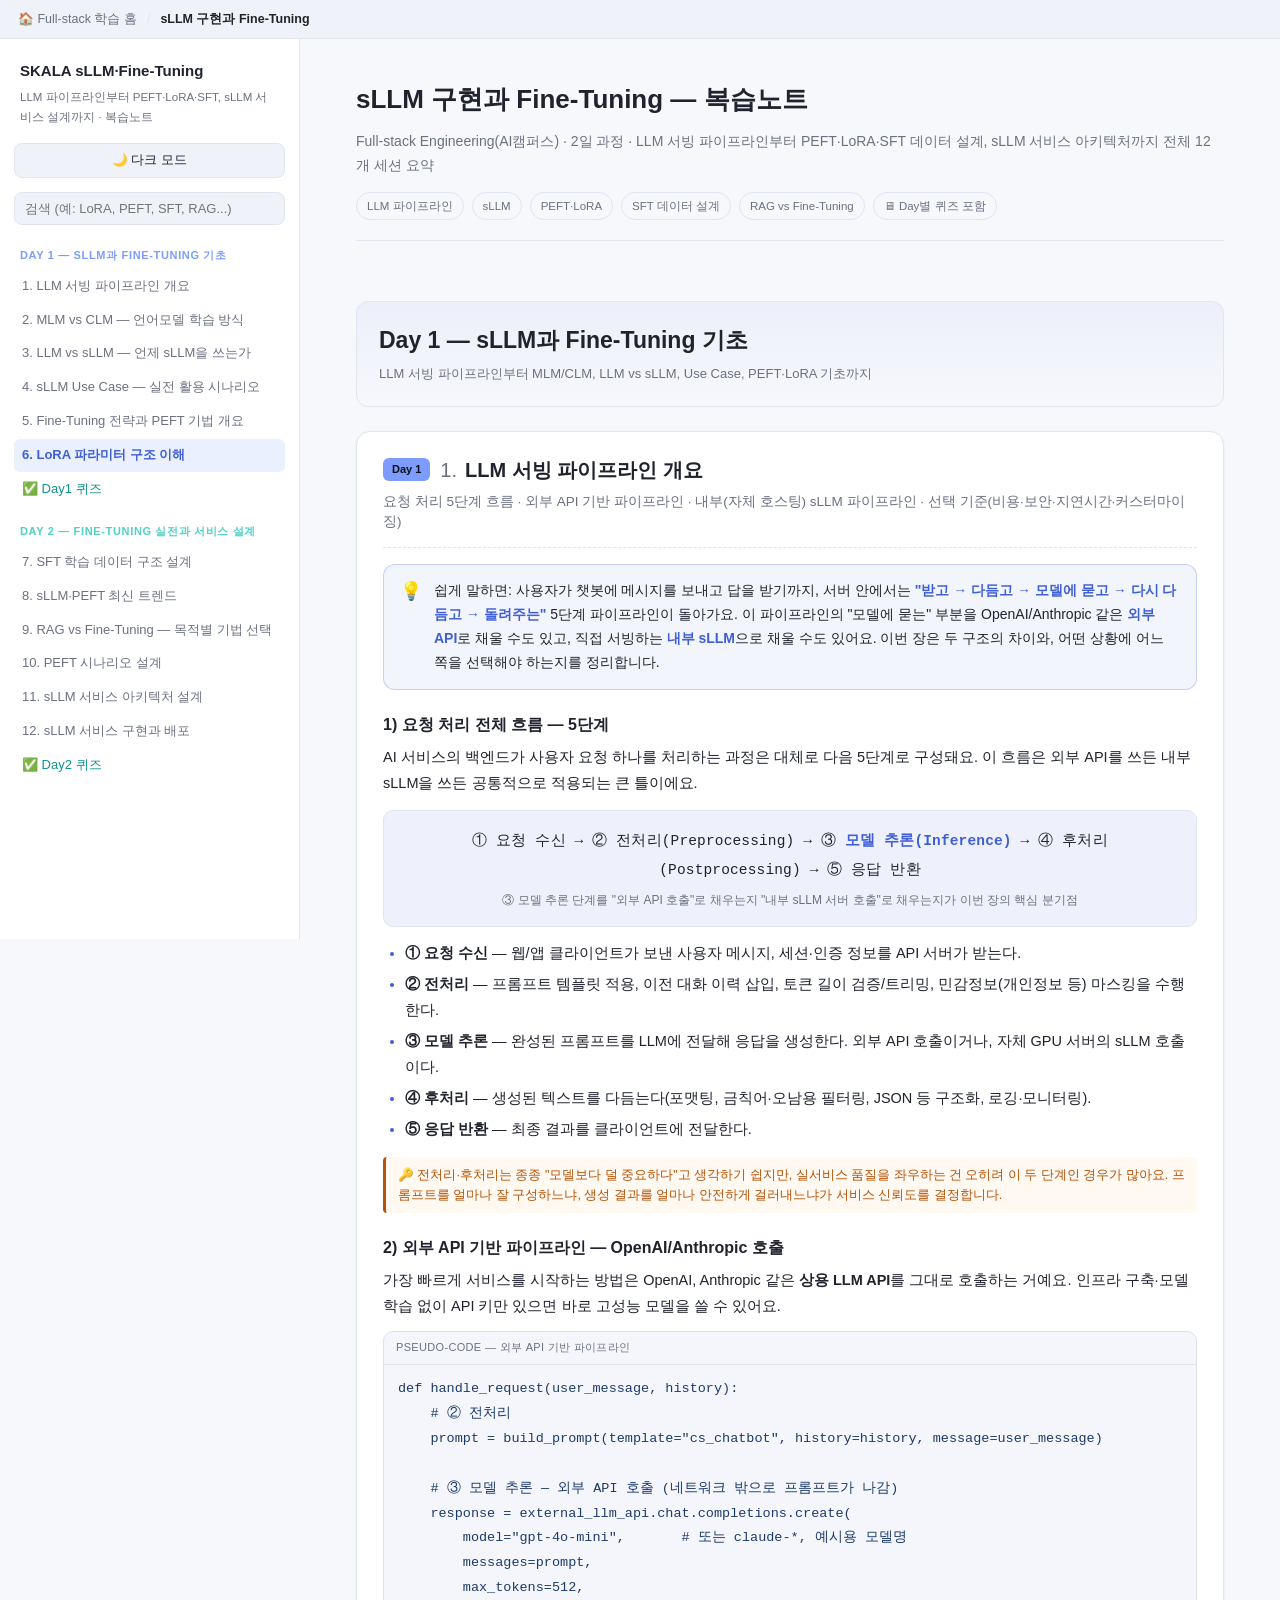
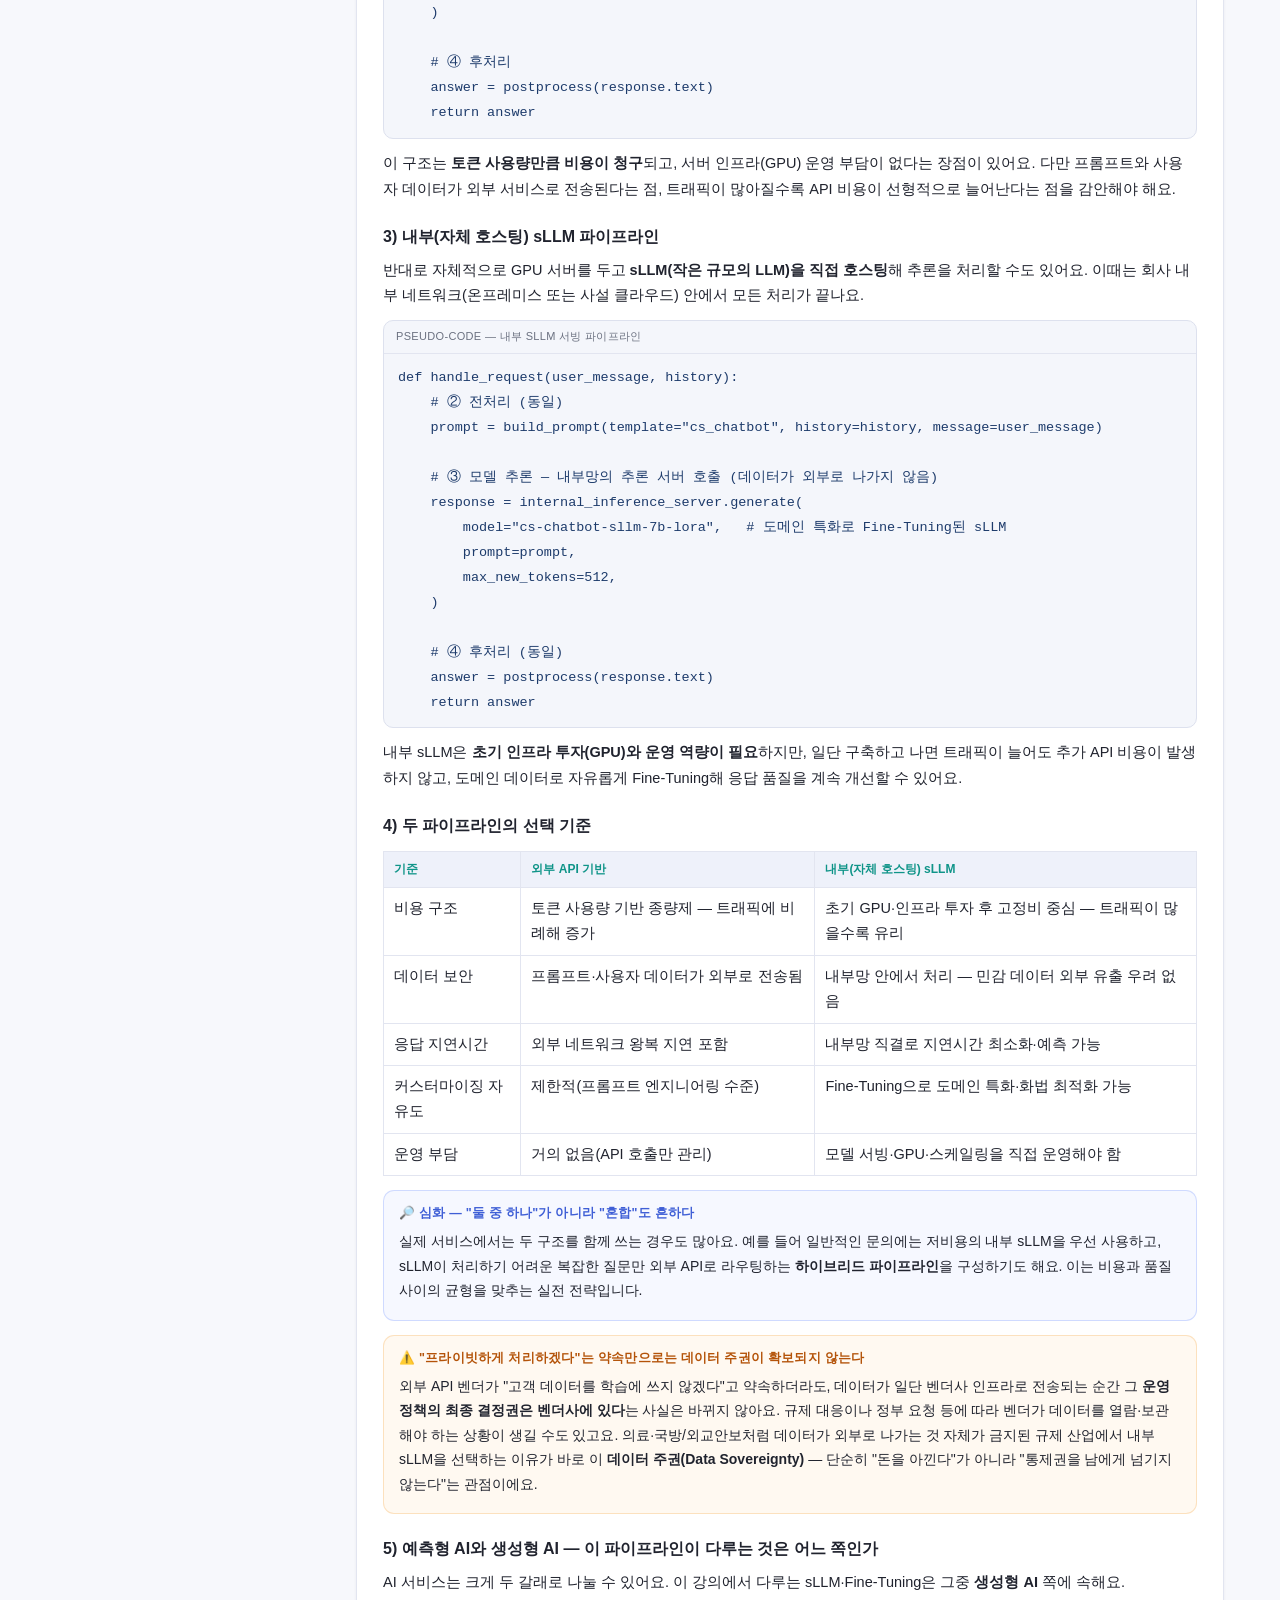
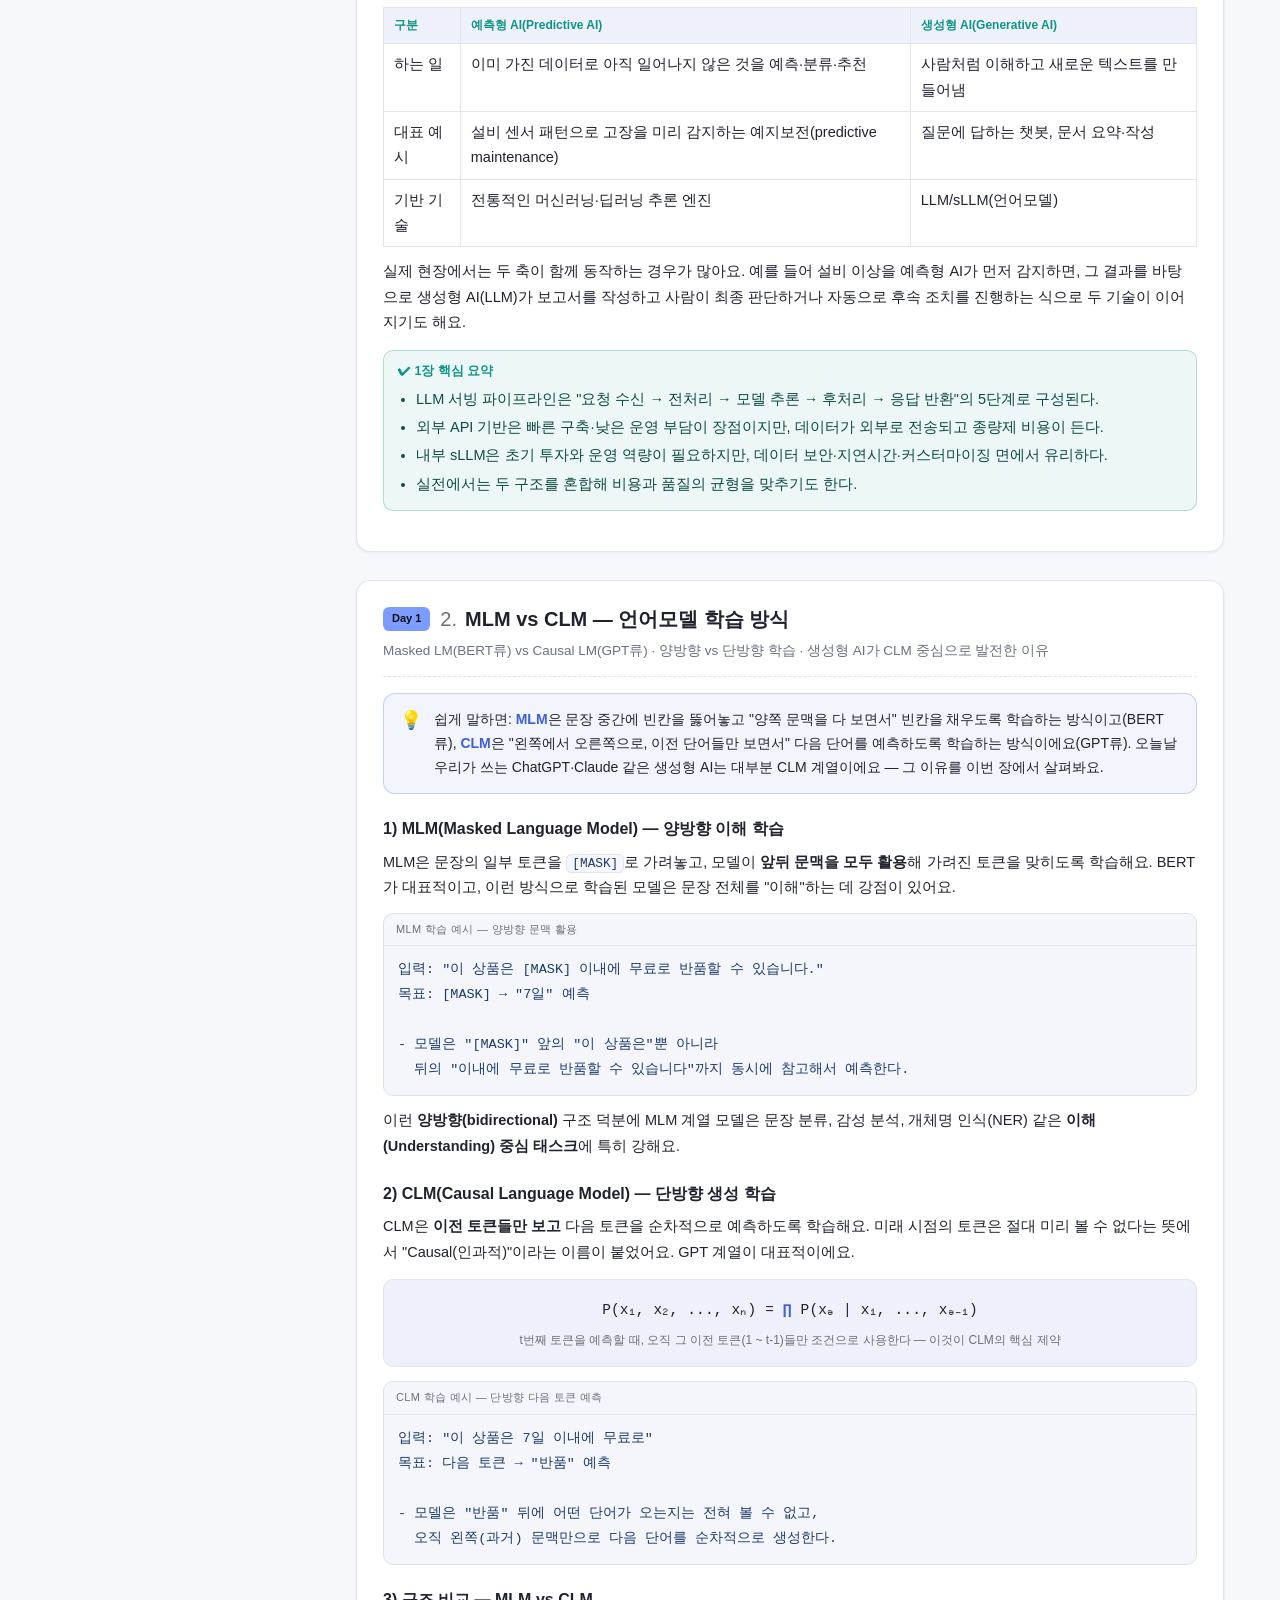
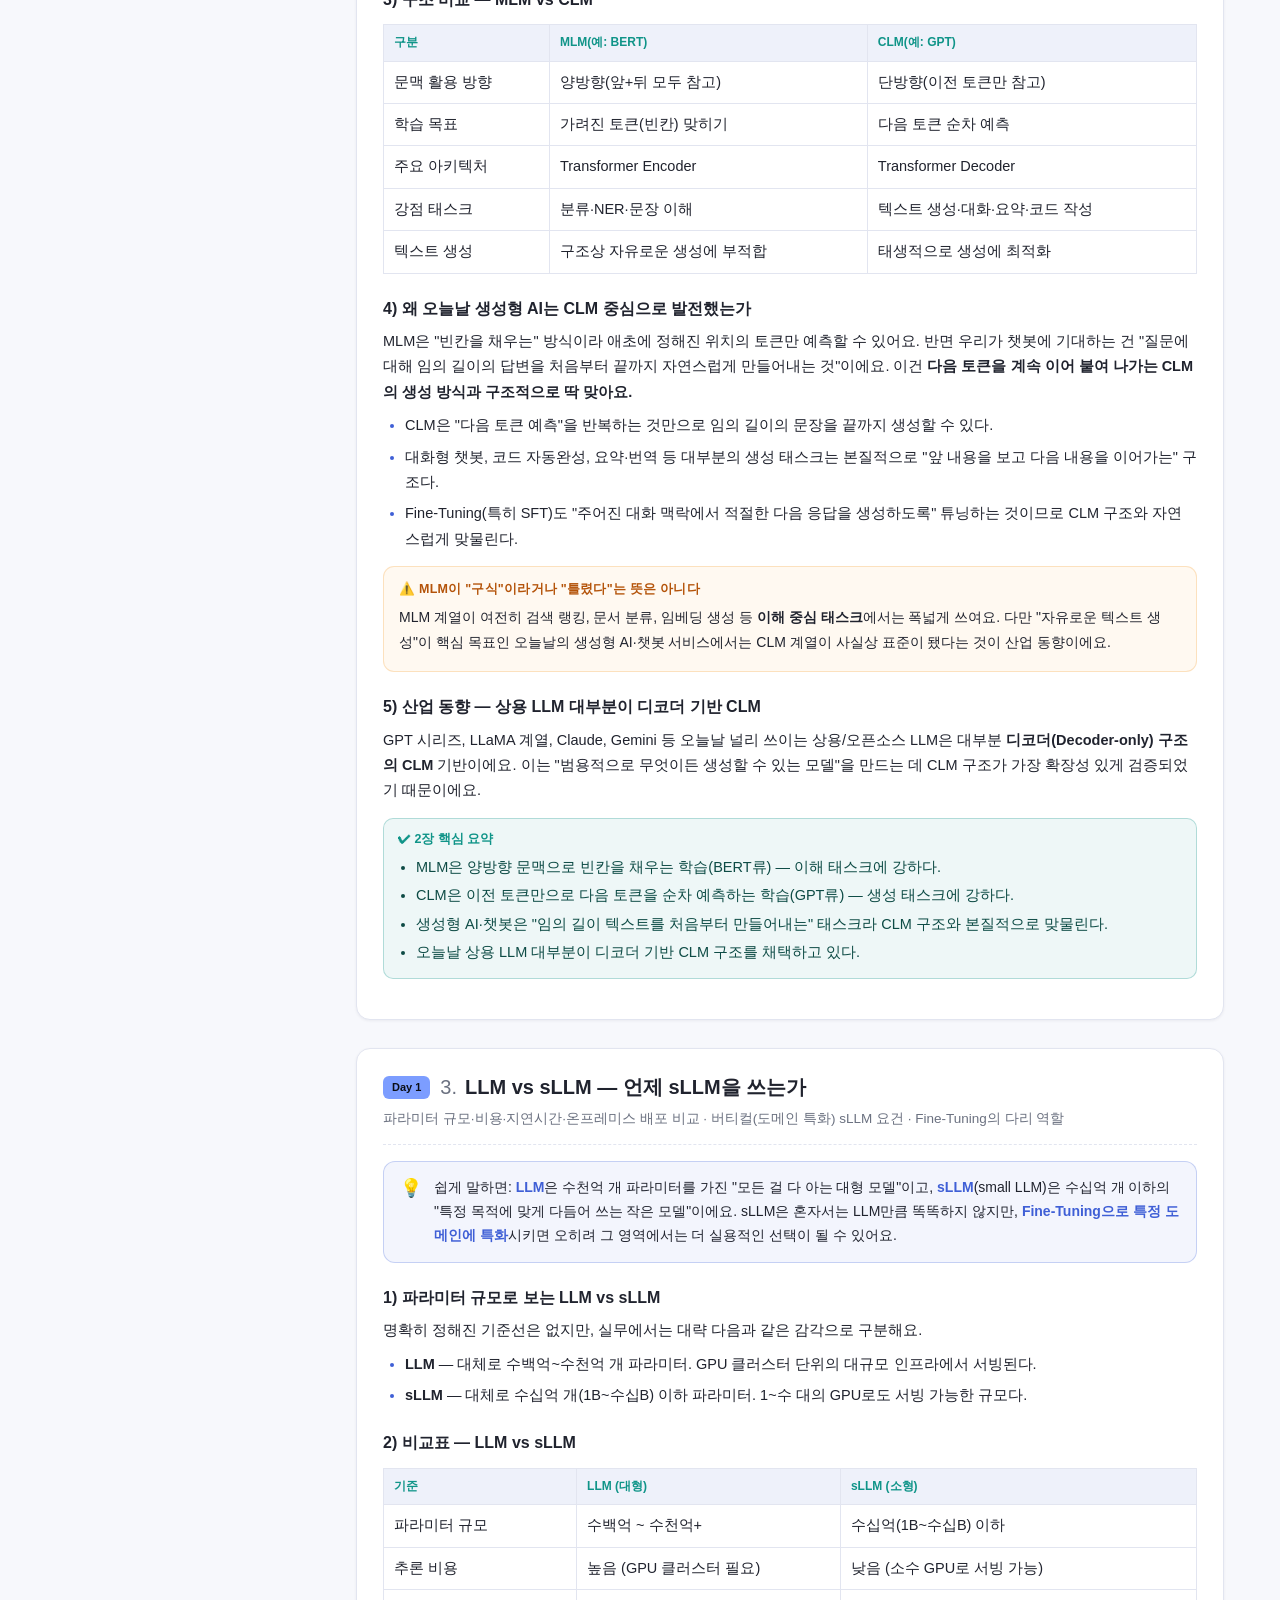
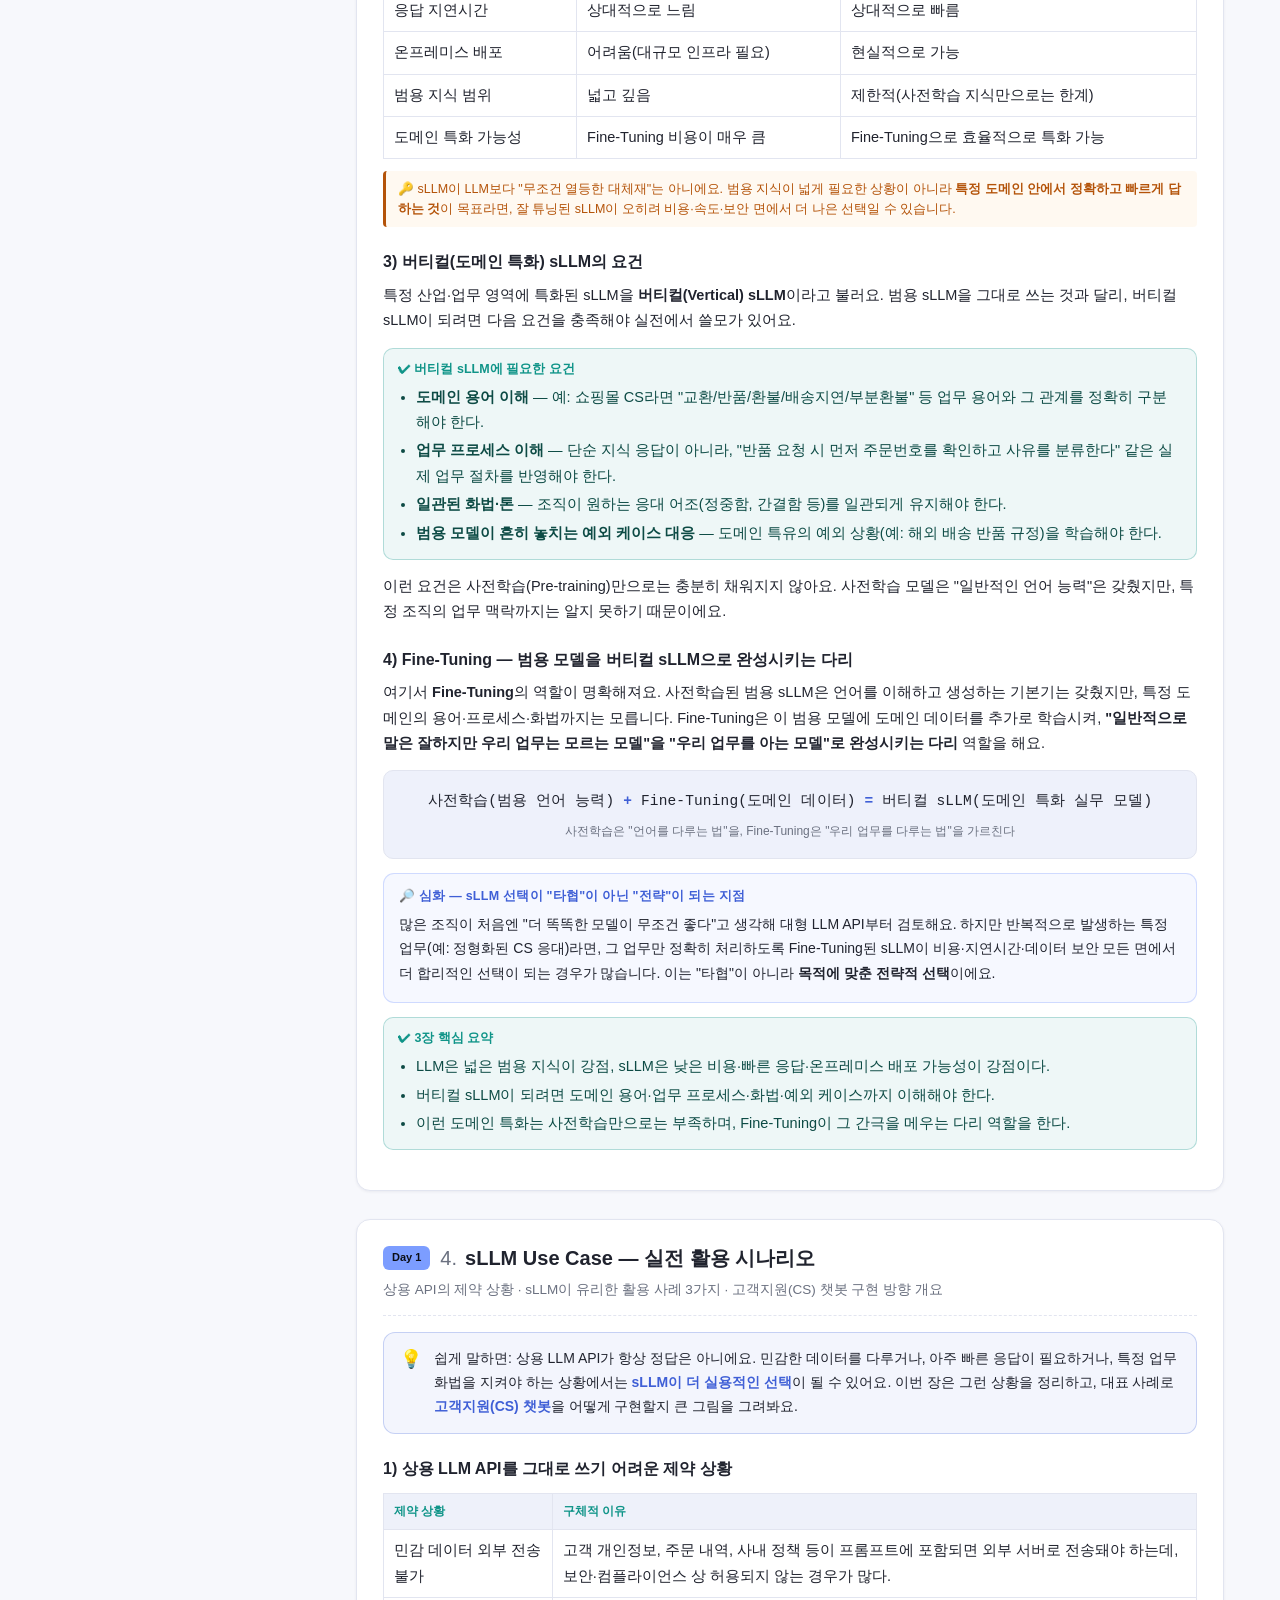
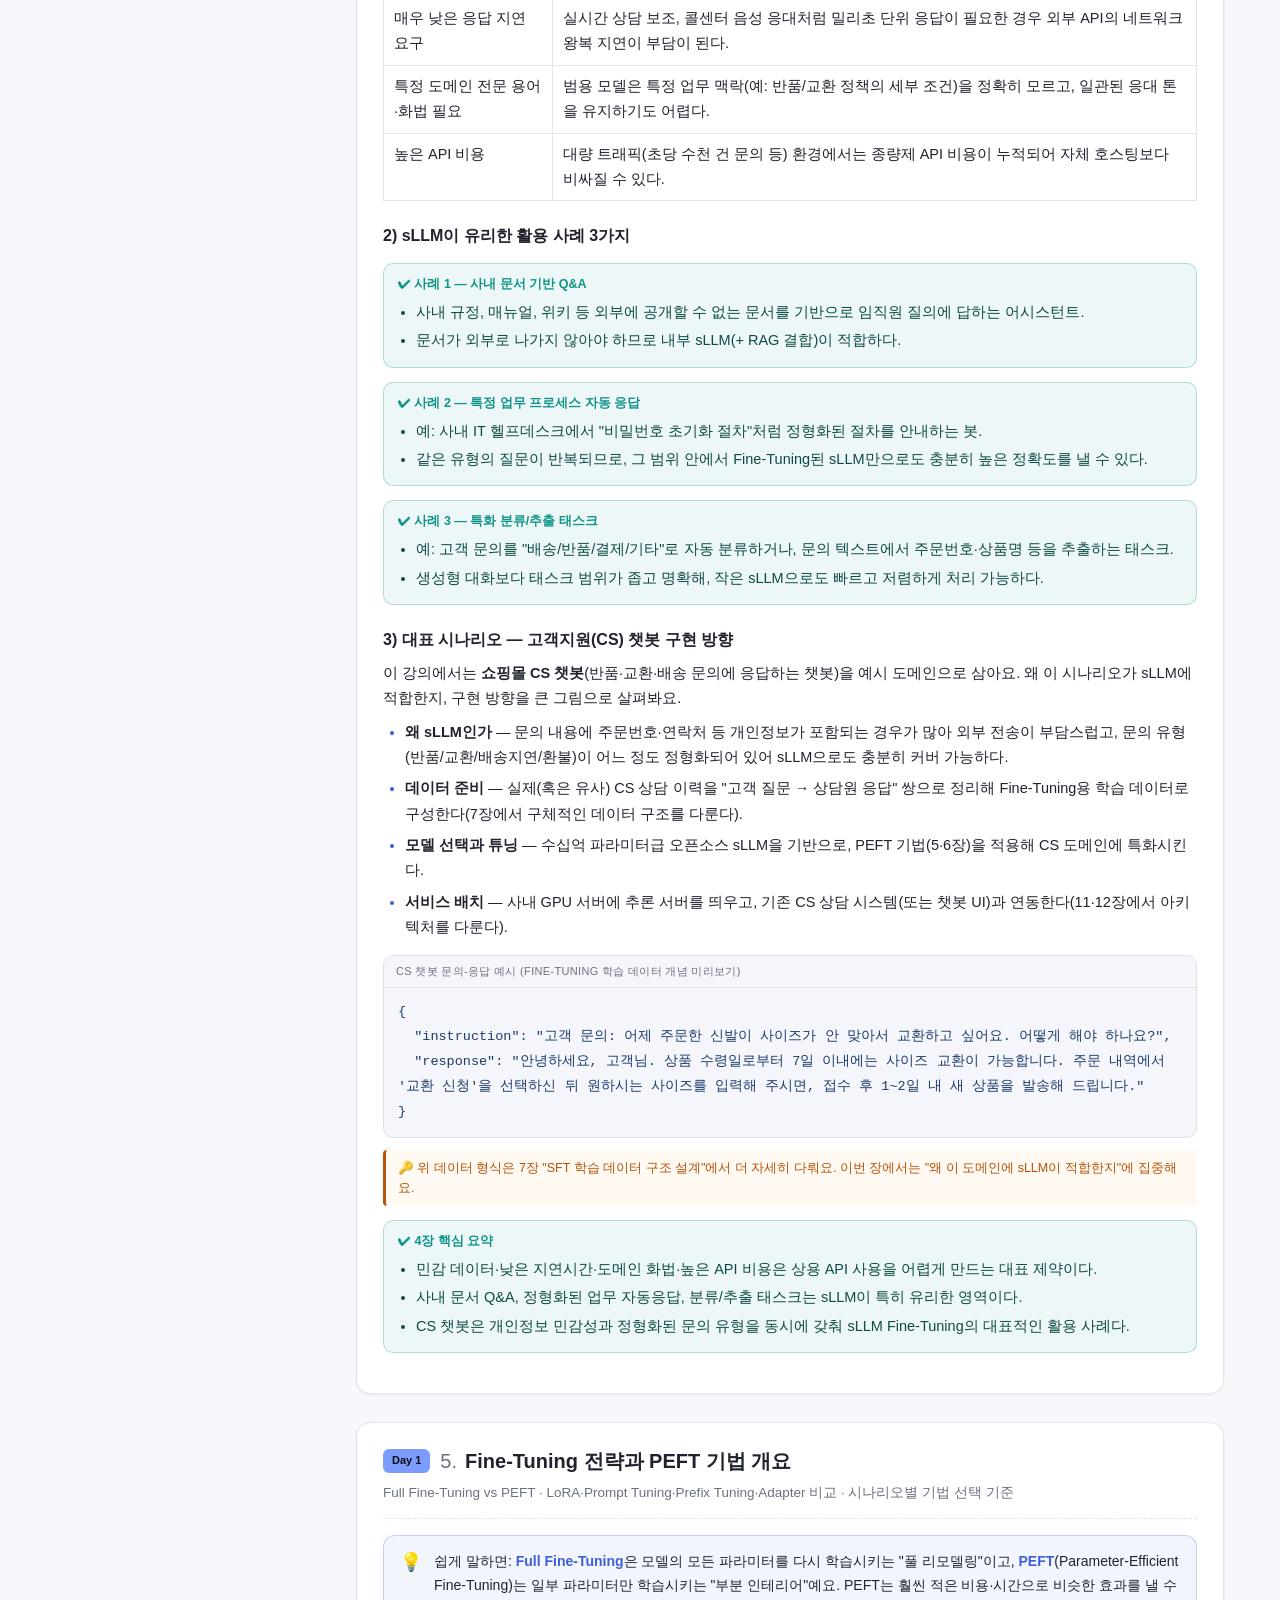
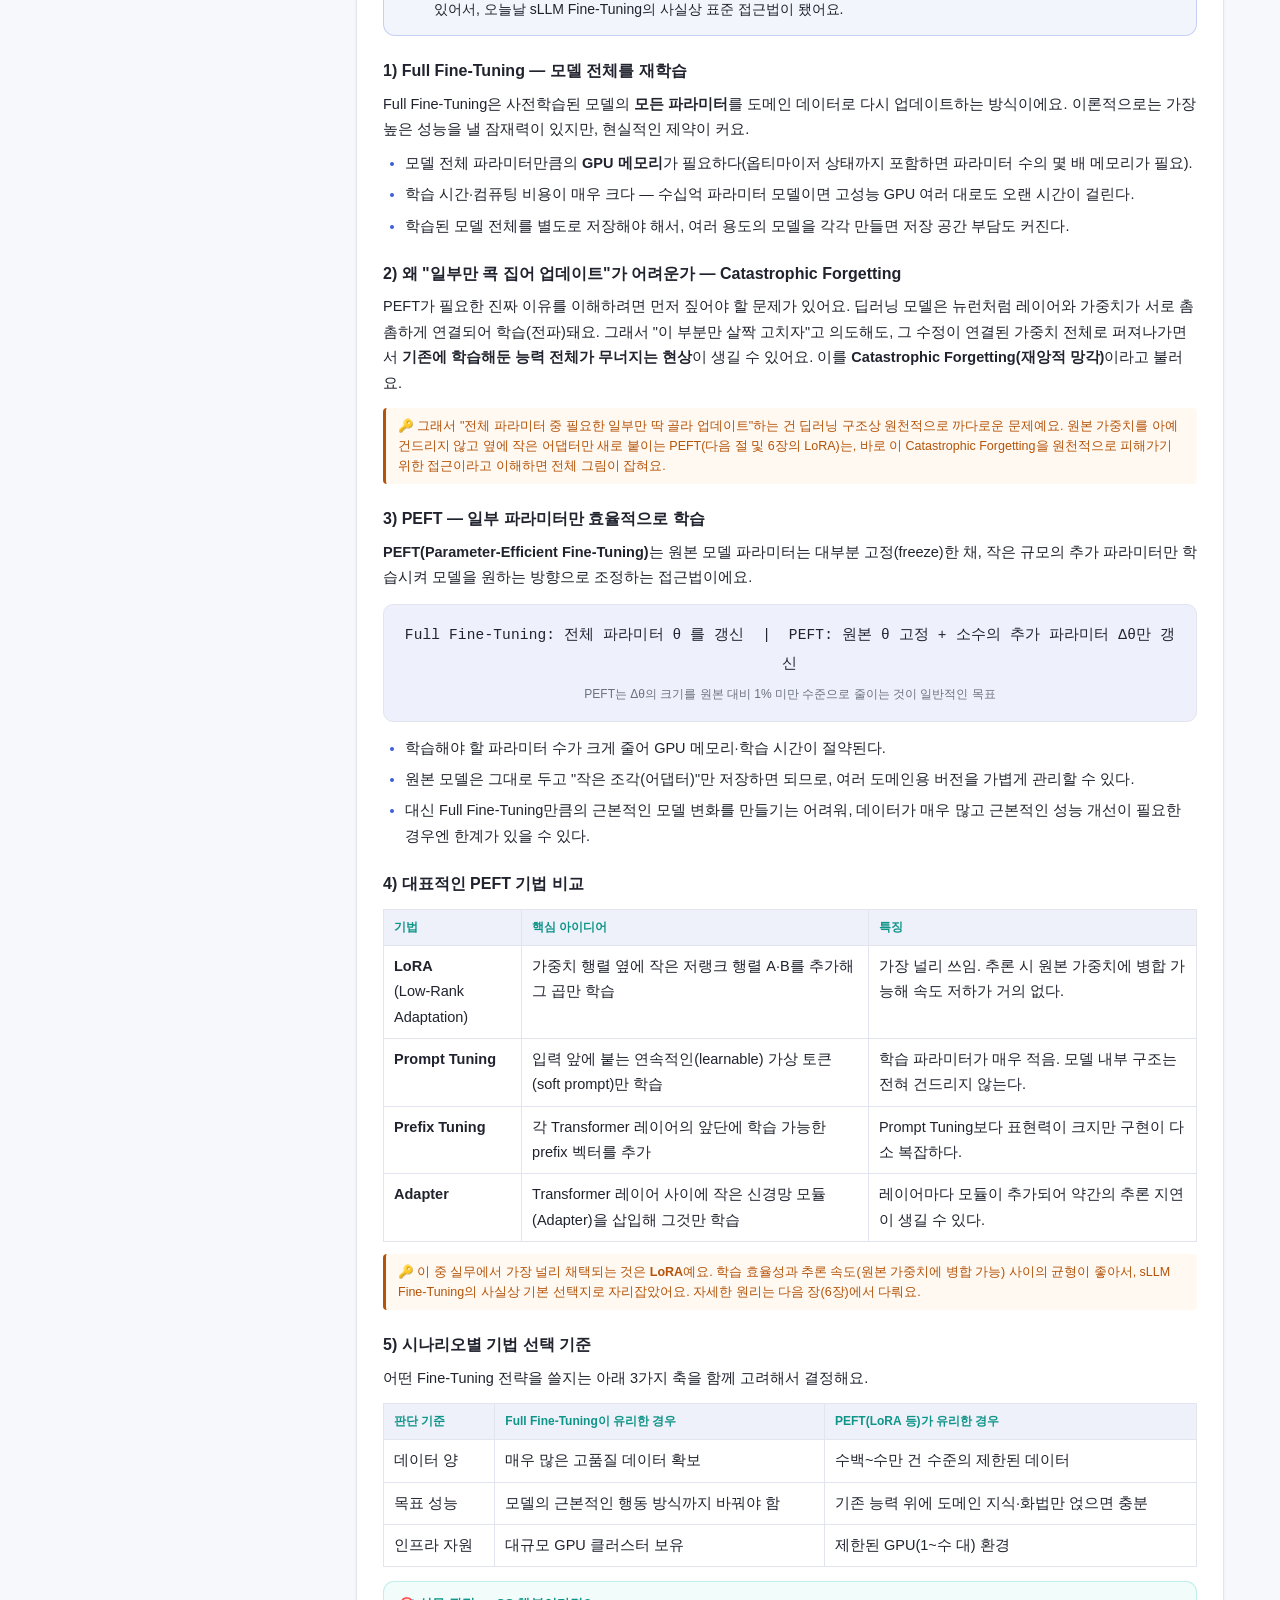
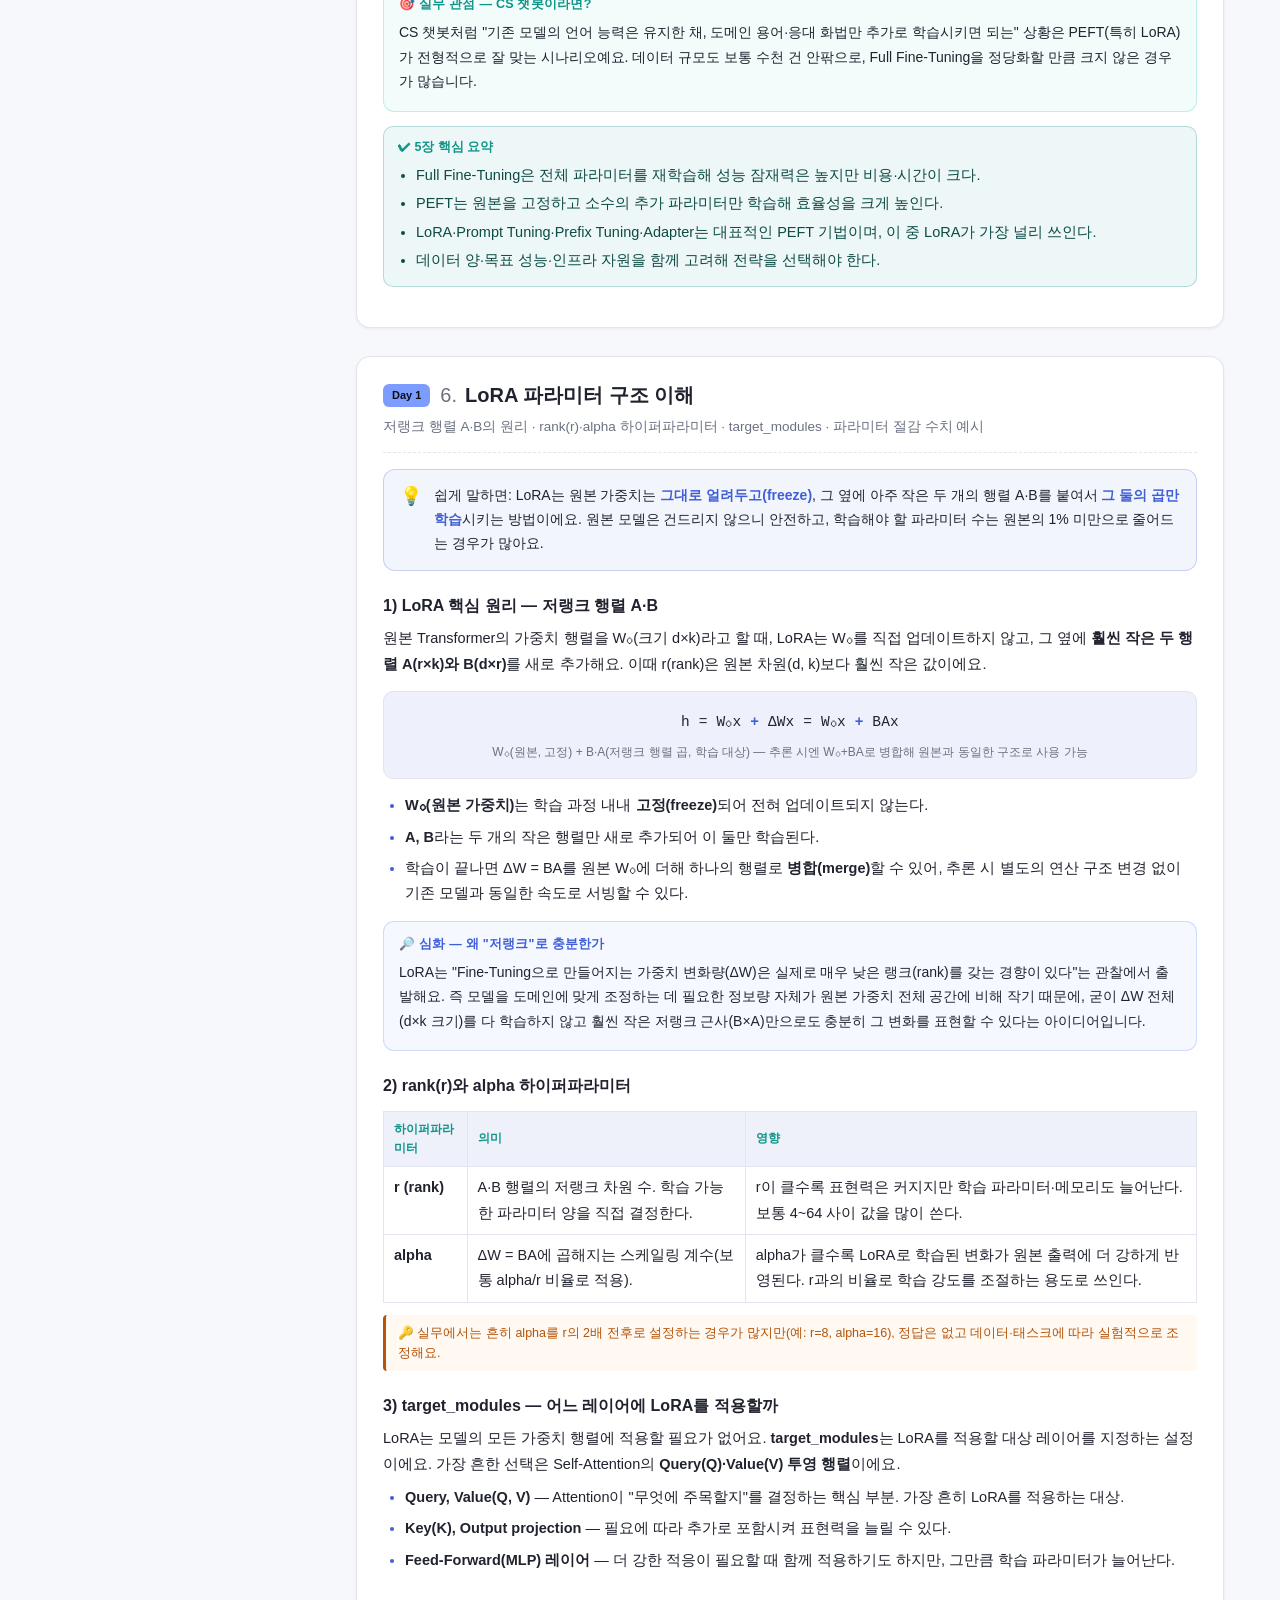
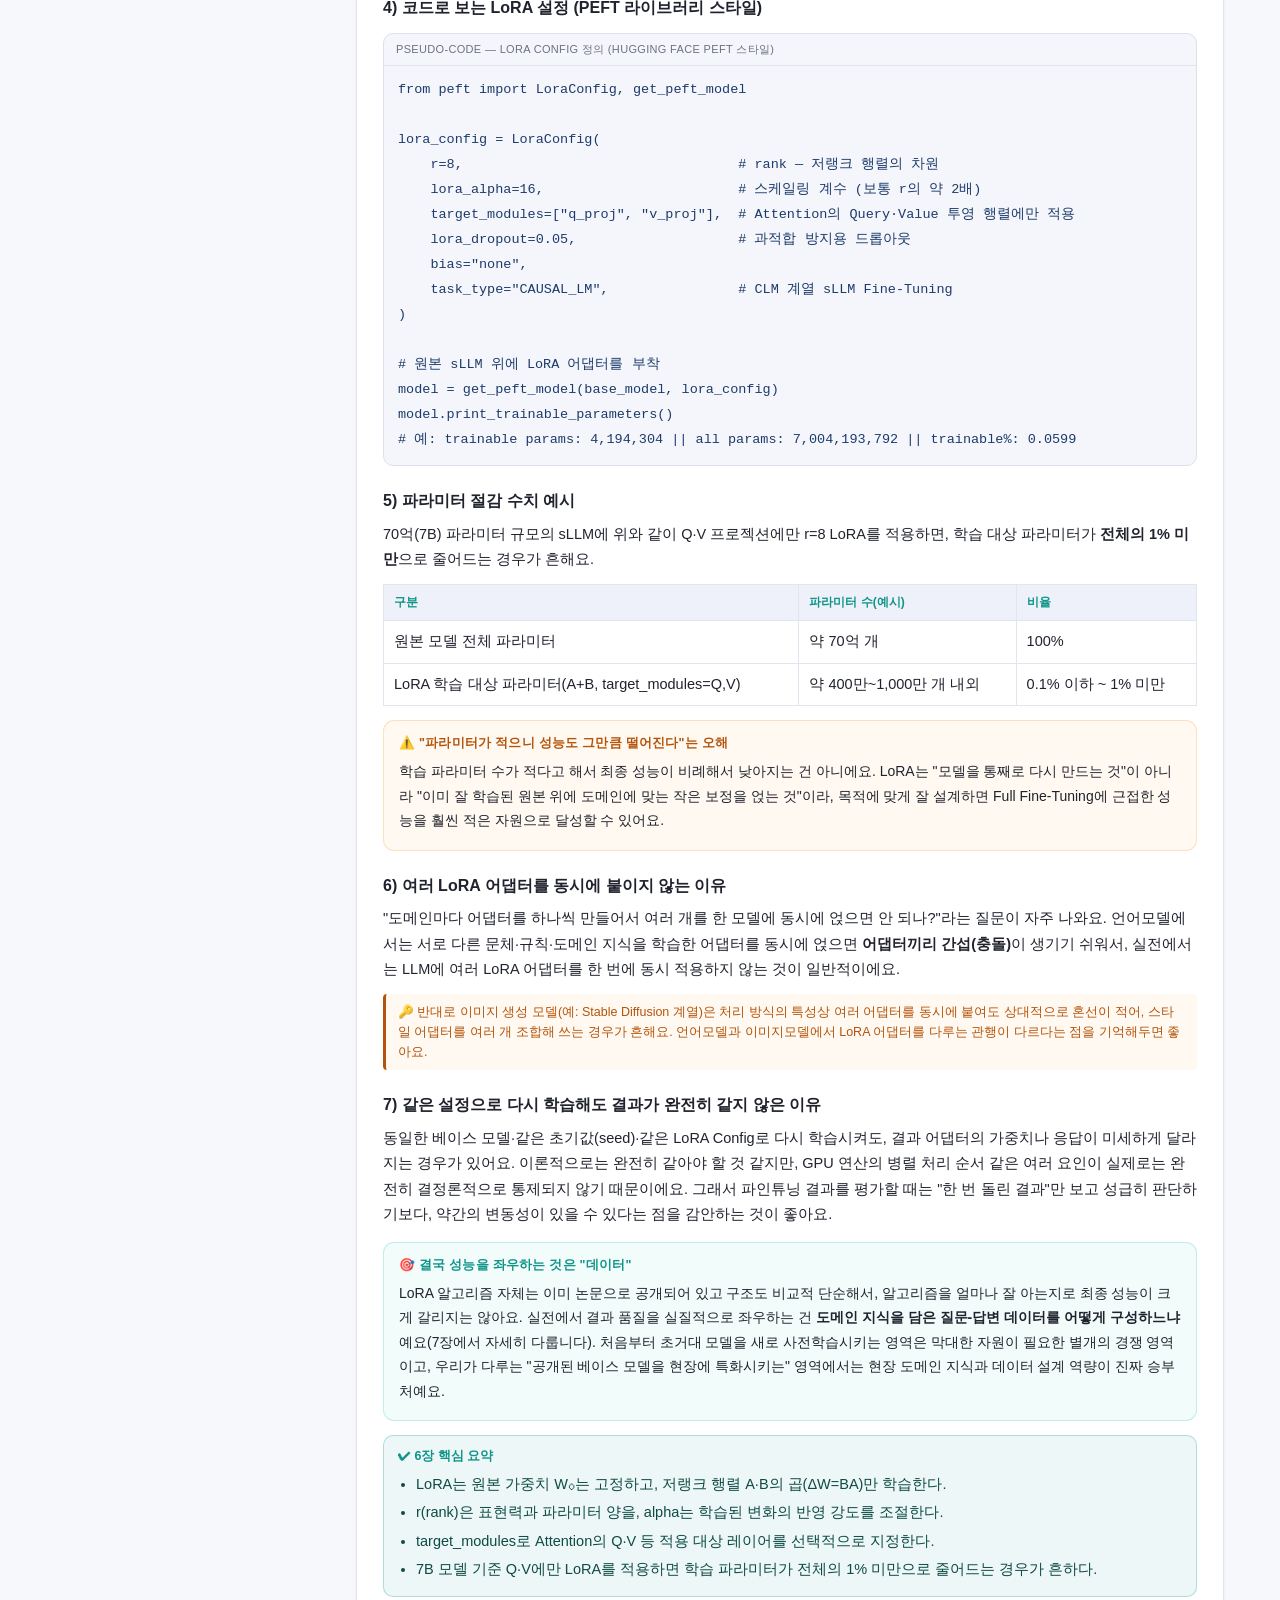
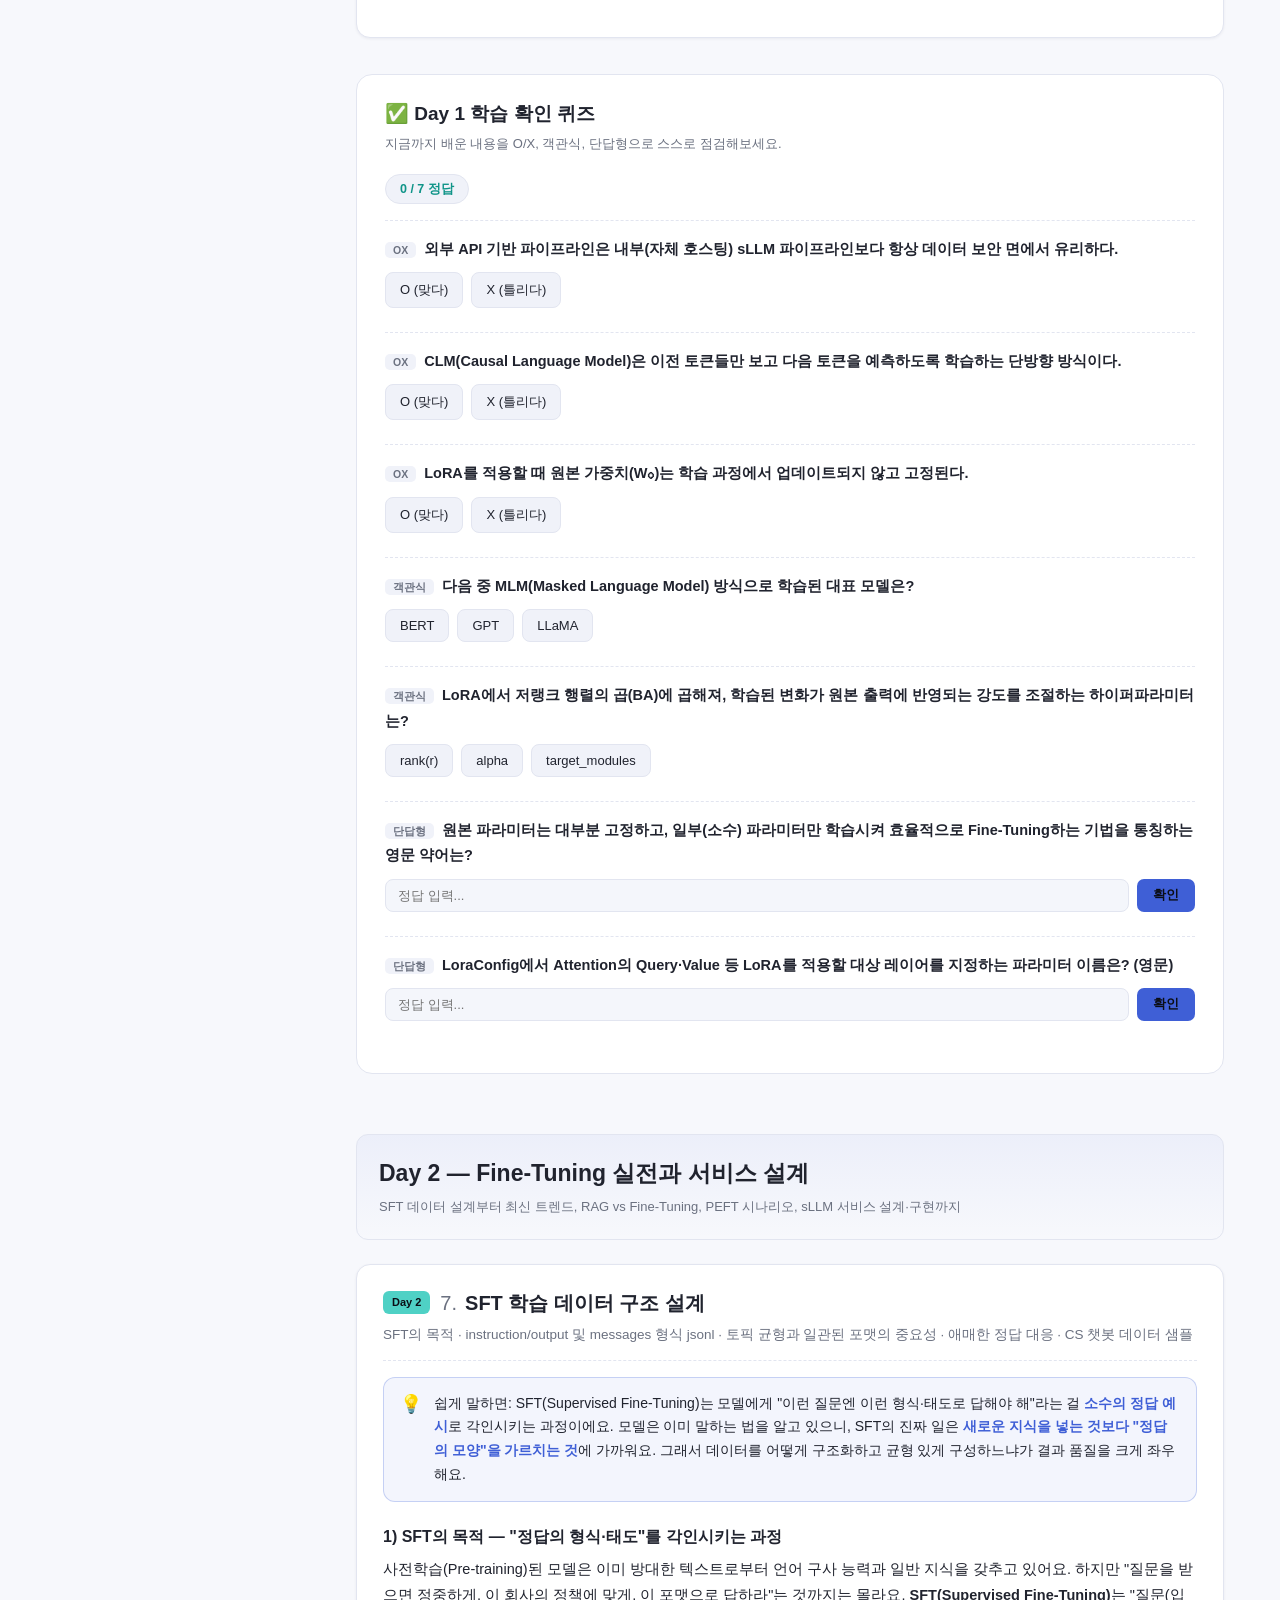
<file: lectures/08-sllm-finetuning/index.html>
<!DOCTYPE html>
<html lang="ko">
<head>
<meta charset="UTF-8">
<meta name="viewport" content="width=device-width, initial-scale=1.0">
<title>SKALA | sLLM 구현과 Fine-Tuning - 복습노트</title>
<style>
  :root{
    --bg:#0f1117; --panel:#161925; --panel2:#1c2030; --border:#2a2f42;
    --text:#e6e8ef; --muted:#9aa0b4; --accent:#7c9dff; --accent2:#4fd1c5;
    --code-bg:#10131c; --code-text:#c9e6ff;
    --day1:#7c9dff; --day2:#4fd1c5;
    --warn:#f6ad55;
  }
  *{box-sizing:border-box;}
  html{scroll-behavior:smooth;}
  body{
    margin:0; font-family:-apple-system,BlinkMacSystemFont,"Apple SD Gothic Neo","Segoe UI",Roboto,"Noto Sans KR",sans-serif;
    background:var(--bg); color:var(--text); line-height:1.6;
  }
  .layout{display:flex; min-height:100vh;}
  .sidebar{
    width:300px; flex-shrink:0; background:var(--panel); border-right:1px solid var(--border);
    position:sticky; top:0; height:100vh; overflow-y:auto; padding:20px 14px;
  }
  .sidebar h1{font-size:15px; margin:0 6px 4px; color:var(--text); font-weight:700;}
  .sidebar .sub{font-size:11.5px; color:var(--muted); margin:0 6px 16px;}
  .search{
    width:100%; padding:8px 10px; border-radius:8px; border:1px solid var(--border);
    background:var(--panel2); color:var(--text); font-size:13px; margin-bottom:14px;
  }
  .search:focus{outline:none; border-color:var(--accent);}
  .day-group{margin-bottom:10px;}
  .day-title{
    font-size:11px; text-transform:uppercase; letter-spacing:.06em; color:var(--muted);
    padding:8px 6px 4px; font-weight:700;
  }
  .day-title.d1{color:var(--day1);} .day-title.d2{color:var(--day2);}
  .navlink{
    display:block; padding:6px 8px; border-radius:6px; color:var(--muted); text-decoration:none;
    font-size:13px; margin:1px 0; white-space:nowrap; overflow:hidden; text-overflow:ellipsis;
  }
  .navlink:hover{background:var(--panel2); color:var(--text);}
  .navlink.active{background:rgba(124,157,255,.15); color:var(--accent); font-weight:600;}
  main{flex:1; padding:32px 40px 120px; max-width:980px;}
  .page-head{margin-bottom:32px; padding-bottom:20px; border-bottom:1px solid var(--border);}
  .page-head h1{font-size:26px; margin:0 0 8px;}
  .page-head p{color:var(--muted); font-size:14px; margin:0;}
  .badges{margin-top:14px; display:flex; gap:8px; flex-wrap:wrap;}
  .badges span{font-size:11.5px; padding:4px 10px; border-radius:999px; border:1px solid var(--border); color:var(--muted);}
  .sec{margin-bottom:56px; padding-top:8px; scroll-margin-top:20px;}
  .sec-head{display:flex; align-items:center; gap:10px; margin-bottom:4px;}
  .day-badge{font-size:11px; font-weight:700; padding:3px 9px; border-radius:6px; color:#0b0d14;}
  .day-badge.day1{background:var(--day1);} .day-badge.day2{background:var(--day2);}
  .sec h2{font-size:21px; margin:0; display:flex; gap:8px; align-items:baseline;}
  .sec h2 .num{color:var(--muted); font-weight:500;}
  .subtitle{color:var(--muted); font-size:13.5px; margin:6px 0 18px; padding-bottom:14px; border-bottom:1px dashed var(--border);}
  .sec h3{font-size:16px; margin:22px 0 8px; color:var(--text);}
  .sec h4{font-size:13.5px; margin:14px 0 6px; color:var(--accent2); font-weight:700;}
  .b{margin:4px 0 14px; padding-left:20px;}
  .b li{margin:4px 0; font-size:14px;}
  .b li::marker{color:var(--accent);}
  p{font-size:14px; margin:8px 0;}
  .sqlbox{
    background:var(--code-bg); border:1px solid var(--border); border-radius:10px;
    margin:12px 0; overflow:hidden;
  }
  .sqlhead{
    font-size:11px; color:var(--muted); padding:7px 12px; border-bottom:1px solid var(--border);
    background:rgba(255,255,255,.02); letter-spacing:.03em; text-transform:uppercase;
  }
  .sqlbox pre{margin:0; padding:12px 14px; overflow-x:auto;}
  .sqlbox code{
    font-family:"SF Mono",Menlo,Consolas,monospace; font-size:13.5px; color:var(--code-text);
    line-height:1.85; white-space:pre-wrap; word-break:break-word;
  }
  .cp{
    background:rgba(79,209,197,.07); border:1px solid rgba(79,209,197,.3); border-radius:10px;
    padding:10px 14px; margin:14px 0;
  }
  .cphead{color:var(--accent2); font-size:12.5px; font-weight:700; margin-bottom:6px;}
  .cp ul{margin:0; padding-left:18px;}
  .cp li{font-size:13px; margin:3px 0; color:#d5f5f0;}
  table.t{border-collapse:collapse; width:100%; margin:12px 0; font-size:13px;}
  table.t th{
    background:var(--panel2); text-align:left; padding:8px 10px; border:1px solid var(--border);
    color:var(--accent2); font-size:12px;
  }
  table.t td{padding:8px 10px; border:1px solid var(--border); color:var(--text); vertical-align:top;}
  .note{
    font-size:12.5px; color:var(--warn); background:rgba(246,173,85,.08);
    border-left:3px solid var(--warn); padding:8px 12px; margin:12px 0; border-radius:4px;
  }
  .divider{border:none; border-top:1px solid var(--border); margin:40px 0;}
  .day-header{
    margin:60px 0 24px; padding:14px 0; border-bottom:2px solid var(--border);
  }
  .day-header h1{font-size:22px; margin:0 0 4px;}
  .day-header p{color:var(--muted); font-size:13px; margin:0;}
  ::-webkit-scrollbar{width:9px; height:9px;}
  ::-webkit-scrollbar-thumb{background:#333850; border-radius:6px;}
  ::-webkit-scrollbar-track{background:transparent;}
  .top-btn{
    position:fixed; bottom:24px; right:24px; background:var(--accent); color:#0b0d14;
    border:none; border-radius:999px; width:44px; height:44px; font-size:18px; cursor:pointer;
    box-shadow:0 4px 16px rgba(0,0,0,.4); display:none;
  }
  @media (max-width:900px){
    .sidebar{position:fixed; z-index:20; transform:translateX(-100%); transition:transform .2s;}
    .sidebar.open{transform:translateX(0);}
    main{padding:20px;}
  }
  body{ font-size:15px; }
  main{ padding:36px 48px 160px; max-width:900px; }
  .sec{
    background:var(--panel); border:1px solid var(--border); border-radius:14px;
    padding:22px 26px 26px; margin-bottom:28px; box-shadow:0 1px 0 rgba(255,255,255,.02) inset;
  }
  .sec-head{margin-bottom:2px;}
  .sec h2{font-size:20px;}
  .subtitle{font-size:13.5px; line-height:1.55; margin-bottom:16px;}
  p, .b li, .cp li, table.t td{font-size:14.5px; line-height:1.75;}
  .b{padding-left:22px;}
  .b li{margin:6px 0;}
  h4{letter-spacing:.01em;}
  .day-header{
    background:linear-gradient(180deg, rgba(124,157,255,.08), transparent);
    border-radius:12px; padding:20px 22px; border-bottom:none; border:1px solid var(--border);
  }
  .day-header h1{font-size:23px;}

  body.light{
    --bg:#f7f8fc; --panel:#ffffff; --panel2:#f0f2f9; --border:#e2e5f0;
    --text:#20232e; --muted:#6b7180; --accent:#3f5fd6; --accent2:#0f9488;
    --code-bg:#f4f6fb; --code-text:#1d3b6b; --warn:#b45309;
  }
  body.light .sec{box-shadow:0 1px 3px rgba(20,25,50,.06);}
  body.light .cp{background:rgba(15,148,136,.07); border-color:rgba(15,148,136,.28);}
  body.light .cp li{color:#0d4b45;}
  body.light .sqlbox{border-color:#dde1ee;}
  body.light table.t th{background:#eef1fa;}
  body.light .day-header{background:linear-gradient(180deg, rgba(63,95,214,.06), transparent);}

  .toolbar{display:flex; gap:8px; margin-bottom:14px;}
  .theme-btn{
    flex:1; padding:8px 10px; border-radius:8px; border:1px solid var(--border);
    background:var(--panel2); color:var(--text); font-size:12.5px; cursor:pointer;
  }
  .theme-btn:hover{border-color:var(--accent);}

  main{ max-width: 1180px; padding:40px 56px 160px; }
  @media (min-width:1500px){ main{ max-width: 1320px; } }
  @media (min-width:1800px){ main{ max-width: 1440px; } }

  .tldr{
    display:flex; gap:12px; align-items:flex-start; background:rgba(124,157,255,.09);
    border:1px solid rgba(124,157,255,.35); border-radius:12px; padding:14px 16px; margin:14px 0 18px;
  }
  .tldr .icon{font-size:18px; line-height:1.4;}
  .tldr .txt{font-size:14px; line-height:1.7; color:var(--text);}
  .tldr .txt b{color:var(--accent);}
  body.light .tldr{background:rgba(63,95,214,.06); border-color:rgba(63,95,214,.25);}

  .callout{
    border:1px solid var(--border); background:var(--panel2); border-radius:11px;
    padding:12px 15px; margin:14px 0;
  }
  .callout .ctitle{display:block; font-size:12.5px; font-weight:800; margin-bottom:6px; letter-spacing:.02em;}
  .callout p{margin:5px 0; font-size:14px; line-height:1.75;}
  .callout ul{margin:6px 0 2px; padding-left:20px;}
  .callout li{font-size:14px; line-height:1.7; margin:4px 0;}
  .callout.goal{background:rgba(79,209,197,.07); border-color:rgba(79,209,197,.3);}
  .callout.goal .ctitle{color:var(--accent2);}
  .callout.deep{background:rgba(124,157,255,.07); border-color:rgba(124,157,255,.32);}
  .callout.deep .ctitle{color:var(--accent);}
  .callout.myth{background:rgba(246,173,85,.08); border-color:rgba(246,173,85,.32);}
  .callout.myth .ctitle{color:var(--warn);}

  .faq{margin:12px 0 4px;}
  .faq details{
    border:1px solid var(--border); border-radius:10px; background:var(--panel2); margin:8px 0;
  }
  .faq summary{
    cursor:pointer; padding:11px 15px; font-size:14px; font-weight:600; color:var(--text);
    list-style:none; line-height:1.6;
  }
  .faq summary::-webkit-details-marker{display:none;}
  .faq summary::before{content:"Q. "; color:var(--accent); font-weight:800;}
  .faq summary:hover{color:var(--accent);}
  .faq details[open] summary{border-bottom:1px solid var(--border);}
  .faq .fa{padding:11px 15px 13px; font-size:14px; line-height:1.85;}
  .faq .fa::before{content:"A. "; color:var(--accent2); font-weight:800;}

  p code, .b li code, table.t td code, .callout code, .faq code{
    background:var(--code-bg); border:1px solid var(--border); border-radius:5px;
    padding:1px 5px; font-family:"SF Mono",Menlo,Consolas,monospace; font-size:.88em; color:var(--code-text);
  }

  .formula{
    background:var(--panel2); border:1px solid var(--border); border-radius:10px;
    padding:16px 20px; margin:14px 0; text-align:center;
  }
  .formula .expr{
    font-family:"SF Mono",Menlo,Consolas,monospace;
    font-size:14.5px; color:var(--text); line-height:2; letter-spacing:.01em;
  }
  .formula .expr b{color:var(--accent);}
  .formula .cap{font-size:12px; color:var(--muted); margin-top:6px; font-style:normal;}
  body.light .formula{background:#eef1fb;}

  .quiz-wrap{
    margin:36px 0 60px; background:var(--panel); border:1px solid var(--border); border-radius:16px;
    padding:24px 28px 28px;
  }
  .quiz-wrap h2{font-size:19px; margin:0 0 4px; display:flex; align-items:center; gap:8px;}
  .quiz-wrap > p{color:var(--muted); font-size:13px; margin:0 0 18px;}
  .quiz-score{
    display:inline-block; background:var(--panel2); border:1px solid var(--border); border-radius:999px;
    padding:4px 14px; font-size:12.5px; color:var(--accent2); font-weight:700; margin-bottom:16px;
  }
  .quiz-q{
    border-top:1px dashed var(--border); padding:16px 0;
  }
  .quiz-q:first-of-type{border-top:none;}
  .quiz-qtext{font-size:14.5px; margin:0 0 10px; font-weight:600;}
  .quiz-qtext .qtype{
    font-size:10.5px; font-weight:700; padding:2px 8px; border-radius:5px; margin-right:8px;
    background:var(--panel2); color:var(--muted); vertical-align:middle;
  }
  .quiz-opts{display:flex; flex-wrap:wrap; gap:8px;}
  .quiz-opt{
    background:var(--panel2); border:1px solid var(--border); color:var(--text); border-radius:8px;
    padding:8px 14px; font-size:13px; cursor:pointer; text-align:left;
  }
  .quiz-opt:hover{border-color:var(--accent);}
  .quiz-opt.correct{background:rgba(79,209,197,.18); border-color:var(--accent2); color:var(--accent2); font-weight:700;}
  .quiz-opt.incorrect{background:rgba(246,135,179,.15); border-color:#f687b3; color:#f687b3;}
  .quiz-opt[disabled]{cursor:default;}
  .quiz-short{display:flex; gap:8px; flex-wrap:wrap; align-items:center;}
  .quiz-short input{
    flex:1; min-width:180px; padding:8px 12px; border-radius:8px; border:1px solid var(--border);
    background:var(--code-bg); color:var(--text); font-size:13px;
  }
  .quiz-check{
    background:var(--accent); color:#0b0d14; border:none; border-radius:7px; padding:8px 16px;
    font-size:12.5px; font-weight:700; cursor:pointer;
  }
  .quiz-feedback{font-size:12.5px; margin-top:8px; font-weight:600;}
  .quiz-feedback.ok{color:var(--accent2);}
  .quiz-feedback.no{color:#f687b3;}
  .quiz-exp{
    margin-top:8px; padding:8px 12px; border-radius:8px; font-weight:400; font-size:12.5px;
    line-height:1.6; color:var(--text); background:var(--panel2); border:1px solid var(--border);
  }

  .site-topbar{
    display:flex; align-items:center; gap:10px; padding:9px 18px; background:var(--panel2);
    border-bottom:1px solid var(--border); font-size:12.5px; position:sticky; top:0; z-index:30;
  }
  .site-topbar a{color:var(--muted); text-decoration:none;}
  .site-topbar a:hover{color:var(--accent);}
  .site-topbar .crumb-sep{color:var(--border);}
  .site-topbar .crumb-cur{color:var(--text); font-weight:600;}
</style>
</head>

<body class="light">
<div class="site-topbar">
  <a href="../../index.html">🏠 Full-stack 학습 홈</a>
  <span class="crumb-sep">/</span>
  <span class="crumb-cur">sLLM 구현과 Fine-Tuning</span>
</div>
<div class="layout">
  <nav class="sidebar" id="sidebar">
    <h1>SKALA sLLM·Fine-Tuning</h1>
    <p class="sub">LLM 파이프라인부터 PEFT·LoRA·SFT, sLLM 서비스 설계까지 · 복습노트</p>
    <div class="toolbar">
      <button class="theme-btn" id="themeBtn">🌙 다크 모드</button>
    </div>
    <input class="search" id="searchBox" type="text" placeholder="검색 (예: LoRA, PEFT, SFT, RAG...)">
    <div class="day-group"><div class="day-title d1">Day 1 — sLLM과 Fine-Tuning 기초</div>
<a class="navlink" href="#s1" data-sec="1">1. LLM 서빙 파이프라인 개요</a>
<a class="navlink" href="#s2" data-sec="2">2. MLM vs CLM — 언어모델 학습 방식</a>
<a class="navlink" href="#s3" data-sec="3">3. LLM vs sLLM — 언제 sLLM을 쓰는가</a>
<a class="navlink" href="#s4" data-sec="4">4. sLLM Use Case — 실전 활용 시나리오</a>
<a class="navlink" href="#s5" data-sec="5">5. Fine-Tuning 전략과 PEFT 기법 개요</a>
<a class="navlink" href="#s6" data-sec="6">6. LoRA 파라미터 구조 이해</a>
<a class="navlink" href="#quiz-day1" style="color:var(--accent2);">✅ Day1 퀴즈</a>
</div>
<div class="day-group"><div class="day-title d2">Day 2 — Fine-Tuning 실전과 서비스 설계</div>
<a class="navlink" href="#s7" data-sec="7">7. SFT 학습 데이터 구조 설계</a>
<a class="navlink" href="#s8" data-sec="8">8. sLLM·PEFT 최신 트렌드</a>
<a class="navlink" href="#s9" data-sec="9">9. RAG vs Fine-Tuning — 목적별 기법 선택</a>
<a class="navlink" href="#s10" data-sec="10">10. PEFT 시나리오 설계</a>
<a class="navlink" href="#s11" data-sec="11">11. sLLM 서비스 아키텍처 설계</a>
<a class="navlink" href="#s12" data-sec="12">12. sLLM 서비스 구현과 배포</a>
<a class="navlink" href="#quiz-day2" style="color:var(--accent2);">✅ Day2 퀴즈</a>
</div>
  </nav>
  <main>
    <div class="page-head">
      <h1>sLLM 구현과 Fine-Tuning — 복습노트</h1>
      <p>Full-stack Engineering(AI캠퍼스) · 2일 과정 · LLM 서빙 파이프라인부터 PEFT·LoRA·SFT 데이터 설계, sLLM 서비스 아키텍처까지 전체 12개 세션 요약</p>
      <div class="badges">
        <span>LLM 파이프라인</span><span>sLLM</span><span>PEFT·LoRA</span>
        <span>SFT 데이터 설계</span><span>RAG vs Fine-Tuning</span><span>🖥 Day별 퀴즈 포함</span>
      </div>
    </div>

    <div class="day-header" id="day1"><h1>Day 1 — sLLM과 Fine-Tuning 기초</h1><p>LLM 서빙 파이프라인부터 MLM/CLM, LLM vs sLLM, Use Case, PEFT·LoRA 기초까지</p></div>

<section class="sec" id="s1" data-day="1">
  <div class="sec-head">
    <span class="day-badge day1">Day 1</span>
    <h2><span class="num">1.</span> LLM 서빙 파이프라인 개요</h2>
  </div>
  <p class="subtitle">요청 처리 5단계 흐름 · 외부 API 기반 파이프라인 · 내부(자체 호스팅) sLLM 파이프라인 · 선택 기준(비용·보안·지연시간·커스터마이징)</p>
  <div class="tldr"><span class="icon">💡</span><div class="txt">쉽게 말하면: 사용자가 챗봇에 메시지를 보내고 답을 받기까지, 서버 안에서는 <b>"받고 → 다듬고 → 모델에 묻고 → 다시 다듬고 → 돌려주는"</b> 5단계 파이프라인이 돌아가요. 이 파이프라인의 "모델에 묻는" 부분을 OpenAI/Anthropic 같은 <b>외부 API</b>로 채울 수도 있고, 직접 서빙하는 <b>내부 sLLM</b>으로 채울 수도 있어요. 이번 장은 두 구조의 차이와, 어떤 상황에 어느 쪽을 선택해야 하는지를 정리합니다.</div></div>

  <h3>1) 요청 처리 전체 흐름 — 5단계</h3>
  <p>AI 서비스의 백엔드가 사용자 요청 하나를 처리하는 과정은 대체로 다음 5단계로 구성돼요. 이 흐름은 외부 API를 쓰든 내부 sLLM을 쓰든 공통적으로 적용되는 큰 틀이에요.</p>
  <div class="formula"><div class="expr">① 요청 수신 → ② 전처리(Preprocessing) → ③ <b>모델 추론(Inference)</b> → ④ 후처리(Postprocessing) → ⑤ 응답 반환</div><div class="cap">③ 모델 추론 단계를 "외부 API 호출"로 채우는지 "내부 sLLM 서버 호출"로 채우는지가 이번 장의 핵심 분기점</div></div>
  <ul class="b">
  <li><b>① 요청 수신</b> — 웹/앱 클라이언트가 보낸 사용자 메시지, 세션·인증 정보를 API 서버가 받는다.</li>
  <li><b>② 전처리</b> — 프롬프트 템플릿 적용, 이전 대화 이력 삽입, 토큰 길이 검증/트리밍, 민감정보(개인정보 등) 마스킹을 수행한다.</li>
  <li><b>③ 모델 추론</b> — 완성된 프롬프트를 LLM에 전달해 응답을 생성한다. 외부 API 호출이거나, 자체 GPU 서버의 sLLM 호출이다.</li>
  <li><b>④ 후처리</b> — 생성된 텍스트를 다듬는다(포맷팅, 금칙어·오남용 필터링, JSON 등 구조화, 로깅·모니터링).</li>
  <li><b>⑤ 응답 반환</b> — 최종 결과를 클라이언트에 전달한다.</li>
  </ul>
  <div class="note">🔑 전처리·후처리는 종종 "모델보다 덜 중요하다"고 생각하기 쉽지만, 실서비스 품질을 좌우하는 건 오히려 이 두 단계인 경우가 많아요. 프롬프트를 얼마나 잘 구성하느냐, 생성 결과를 얼마나 안전하게 걸러내느냐가 서비스 신뢰도를 결정합니다.</div>

  <h3>2) 외부 API 기반 파이프라인 — OpenAI/Anthropic 호출</h3>
  <p>가장 빠르게 서비스를 시작하는 방법은 OpenAI, Anthropic 같은 <b>상용 LLM API</b>를 그대로 호출하는 거예요. 인프라 구축·모델 학습 없이 API 키만 있으면 바로 고성능 모델을 쓸 수 있어요.</p>
  <div class="sqlbox"><div class="sqlhead">pseudo-code — 외부 API 기반 파이프라인</div><pre><code>def handle_request(user_message, history):
    # ② 전처리
    prompt = build_prompt(template="cs_chatbot", history=history, message=user_message)

    # ③ 모델 추론 — 외부 API 호출 (네트워크 밖으로 프롬프트가 나감)
    response = external_llm_api.chat.completions.create(
        model="gpt-4o-mini",       # 또는 claude-*, 예시용 모델명
        messages=prompt,
        max_tokens=512,
    )

    # ④ 후처리
    answer = postprocess(response.text)
    return answer</code></pre></div>
  <p>이 구조는 <b>토큰 사용량만큼 비용이 청구</b>되고, 서버 인프라(GPU) 운영 부담이 없다는 장점이 있어요. 다만 프롬프트와 사용자 데이터가 외부 서비스로 전송된다는 점, 트래픽이 많아질수록 API 비용이 선형적으로 늘어난다는 점을 감안해야 해요.</p>

  <h3>3) 내부(자체 호스팅) sLLM 파이프라인</h3>
  <p>반대로 자체적으로 GPU 서버를 두고 <b>sLLM(작은 규모의 LLM)을 직접 호스팅</b>해 추론을 처리할 수도 있어요. 이때는 회사 내부 네트워크(온프레미스 또는 사설 클라우드) 안에서 모든 처리가 끝나요.</p>
  <div class="sqlbox"><div class="sqlhead">pseudo-code — 내부 sLLM 서빙 파이프라인</div><pre><code>def handle_request(user_message, history):
    # ② 전처리 (동일)
    prompt = build_prompt(template="cs_chatbot", history=history, message=user_message)

    # ③ 모델 추론 — 내부망의 추론 서버 호출 (데이터가 외부로 나가지 않음)
    response = internal_inference_server.generate(
        model="cs-chatbot-sllm-7b-lora",   # 도메인 특화로 Fine-Tuning된 sLLM
        prompt=prompt,
        max_new_tokens=512,
    )

    # ④ 후처리 (동일)
    answer = postprocess(response.text)
    return answer</code></pre></div>
  <p>내부 sLLM은 <b>초기 인프라 투자(GPU)와 운영 역량이 필요</b>하지만, 일단 구축하고 나면 트래픽이 늘어도 추가 API 비용이 발생하지 않고, 도메인 데이터로 자유롭게 Fine-Tuning해 응답 품질을 계속 개선할 수 있어요.</p>

  <h3>4) 두 파이프라인의 선택 기준</h3>
  <table class="t"><thead><tr><th>기준</th><th>외부 API 기반</th><th>내부(자체 호스팅) sLLM</th></tr></thead>
  <tbody>
  <tr><td>비용 구조</td><td>토큰 사용량 기반 종량제 — 트래픽에 비례해 증가</td><td>초기 GPU·인프라 투자 후 고정비 중심 — 트래픽이 많을수록 유리</td></tr>
  <tr><td>데이터 보안</td><td>프롬프트·사용자 데이터가 외부로 전송됨</td><td>내부망 안에서 처리 — 민감 데이터 외부 유출 우려 없음</td></tr>
  <tr><td>응답 지연시간</td><td>외부 네트워크 왕복 지연 포함</td><td>내부망 직결로 지연시간 최소화·예측 가능</td></tr>
  <tr><td>커스터마이징 자유도</td><td>제한적(프롬프트 엔지니어링 수준)</td><td>Fine-Tuning으로 도메인 특화·화법 최적화 가능</td></tr>
  <tr><td>운영 부담</td><td>거의 없음(API 호출만 관리)</td><td>모델 서빙·GPU·스케일링을 직접 운영해야 함</td></tr>
  </tbody></table>
  <div class="callout deep"><span class="ctitle">🔎 심화 — "둘 중 하나"가 아니라 "혼합"도 흔하다</span>
  <p>실제 서비스에서는 두 구조를 함께 쓰는 경우도 많아요. 예를 들어 일반적인 문의에는 저비용의 내부 sLLM을 우선 사용하고, sLLM이 처리하기 어려운 복잡한 질문만 외부 API로 라우팅하는 <b>하이브리드 파이프라인</b>을 구성하기도 해요. 이는 비용과 품질 사이의 균형을 맞추는 실전 전략입니다.</p>
  </div>
  <div class="callout myth"><span class="ctitle">⚠️ "프라이빗하게 처리하겠다"는 약속만으로는 데이터 주권이 확보되지 않는다</span>
  <p>외부 API 벤더가 "고객 데이터를 학습에 쓰지 않겠다"고 약속하더라도, 데이터가 일단 벤더사 인프라로 전송되는 순간 그 <b>운영 정책의 최종 결정권은 벤더사에 있다</b>는 사실은 바뀌지 않아요. 규제 대응이나 정부 요청 등에 따라 벤더가 데이터를 열람·보관해야 하는 상황이 생길 수도 있고요. 의료·국방/외교안보처럼 데이터가 외부로 나가는 것 자체가 금지된 규제 산업에서 내부 sLLM을 선택하는 이유가 바로 이 <b>데이터 주권(Data Sovereignty)</b> — 단순히 "돈을 아낀다"가 아니라 "통제권을 남에게 넘기지 않는다"는 관점이에요.</p>
  </div>

  <h3>5) 예측형 AI와 생성형 AI — 이 파이프라인이 다루는 것은 어느 쪽인가</h3>
  <p>AI 서비스는 크게 두 갈래로 나눌 수 있어요. 이 강의에서 다루는 sLLM·Fine-Tuning은 그중 <b>생성형 AI</b> 쪽에 속해요.</p>
  <table class="t"><thead><tr><th>구분</th><th>예측형 AI(Predictive AI)</th><th>생성형 AI(Generative AI)</th></tr></thead>
  <tbody>
  <tr><td>하는 일</td><td>이미 가진 데이터로 아직 일어나지 않은 것을 예측·분류·추천</td><td>사람처럼 이해하고 새로운 텍스트를 만들어냄</td></tr>
  <tr><td>대표 예시</td><td>설비 센서 패턴으로 고장을 미리 감지하는 예지보전(predictive maintenance)</td><td>질문에 답하는 챗봇, 문서 요약·작성</td></tr>
  <tr><td>기반 기술</td><td>전통적인 머신러닝·딥러닝 추론 엔진</td><td>LLM/sLLM(언어모델)</td></tr>
  </tbody></table>
  <p>실제 현장에서는 두 축이 함께 동작하는 경우가 많아요. 예를 들어 설비 이상을 예측형 AI가 먼저 감지하면, 그 결과를 바탕으로 생성형 AI(LLM)가 보고서를 작성하고 사람이 최종 판단하거나 자동으로 후속 조치를 진행하는 식으로 두 기술이 이어지기도 해요.</p>
  <div class="cp"><div class="cphead">✔ 1장 핵심 요약</div><ul>
  <li>LLM 서빙 파이프라인은 "요청 수신 → 전처리 → 모델 추론 → 후처리 → 응답 반환"의 5단계로 구성된다.</li>
  <li>외부 API 기반은 빠른 구축·낮은 운영 부담이 장점이지만, 데이터가 외부로 전송되고 종량제 비용이 든다.</li>
  <li>내부 sLLM은 초기 투자와 운영 역량이 필요하지만, 데이터 보안·지연시간·커스터마이징 면에서 유리하다.</li>
  <li>실전에서는 두 구조를 혼합해 비용과 품질의 균형을 맞추기도 한다.</li>
  </ul></div>
</section>
<section class="sec" id="s2" data-day="1">
  <div class="sec-head">
    <span class="day-badge day1">Day 1</span>
    <h2><span class="num">2.</span> MLM vs CLM — 언어모델 학습 방식</h2>
  </div>
  <p class="subtitle">Masked LM(BERT류) vs Causal LM(GPT류) · 양방향 vs 단방향 학습 · 생성형 AI가 CLM 중심으로 발전한 이유</p>
  <div class="tldr"><span class="icon">💡</span><div class="txt">쉽게 말하면: <b>MLM</b>은 문장 중간에 빈칸을 뚫어놓고 "양쪽 문맥을 다 보면서" 빈칸을 채우도록 학습하는 방식이고(BERT류), <b>CLM</b>은 "왼쪽에서 오른쪽으로, 이전 단어들만 보면서" 다음 단어를 예측하도록 학습하는 방식이에요(GPT류). 오늘날 우리가 쓰는 ChatGPT·Claude 같은 생성형 AI는 대부분 CLM 계열이에요 — 그 이유를 이번 장에서 살펴봐요.</div></div>

  <h3>1) MLM(Masked Language Model) — 양방향 이해 학습</h3>
  <p>MLM은 문장의 일부 토큰을 <code>[MASK]</code>로 가려놓고, 모델이 <b>앞뒤 문맥을 모두 활용</b>해 가려진 토큰을 맞히도록 학습해요. BERT가 대표적이고, 이런 방식으로 학습된 모델은 문장 전체를 "이해"하는 데 강점이 있어요.</p>
  <div class="sqlbox"><div class="sqlhead">MLM 학습 예시 — 양방향 문맥 활용</div><pre><code>입력: "이 상품은 [MASK] 이내에 무료로 반품할 수 있습니다."
목표: [MASK] → "7일" 예측

- 모델은 "[MASK]" 앞의 "이 상품은"뿐 아니라
  뒤의 "이내에 무료로 반품할 수 있습니다"까지 동시에 참고해서 예측한다.</code></pre></div>
  <p>이런 <b>양방향(bidirectional)</b> 구조 덕분에 MLM 계열 모델은 문장 분류, 감성 분석, 개체명 인식(NER) 같은 <b>이해(Understanding) 중심 태스크</b>에 특히 강해요.</p>

  <h3>2) CLM(Causal Language Model) — 단방향 생성 학습</h3>
  <p>CLM은 <b>이전 토큰들만 보고</b> 다음 토큰을 순차적으로 예측하도록 학습해요. 미래 시점의 토큰은 절대 미리 볼 수 없다는 뜻에서 "Causal(인과적)"이라는 이름이 붙었어요. GPT 계열이 대표적이에요.</p>
  <div class="formula"><div class="expr">P(x&#8321;, x&#8322;, ..., x&#8345;) = <b>&prod;</b> P(x&#8340; | x&#8321;, ..., x&#8340;&#8331;&#8321;)</div><div class="cap">t번째 토큰을 예측할 때, 오직 그 이전 토큰(1 ~ t-1)들만 조건으로 사용한다 — 이것이 CLM의 핵심 제약</div></div>
  <div class="sqlbox"><div class="sqlhead">CLM 학습 예시 — 단방향 다음 토큰 예측</div><pre><code>입력: "이 상품은 7일 이내에 무료로"
목표: 다음 토큰 → "반품" 예측

- 모델은 "반품" 뒤에 어떤 단어가 오는지는 전혀 볼 수 없고,
  오직 왼쪽(과거) 문맥만으로 다음 단어를 순차적으로 생성한다.</code></pre></div>

  <h3>3) 구조 비교 — MLM vs CLM</h3>
  <table class="t"><thead><tr><th>구분</th><th>MLM(예: BERT)</th><th>CLM(예: GPT)</th></tr></thead>
  <tbody>
  <tr><td>문맥 활용 방향</td><td>양방향(앞+뒤 모두 참고)</td><td>단방향(이전 토큰만 참고)</td></tr>
  <tr><td>학습 목표</td><td>가려진 토큰(빈칸) 맞히기</td><td>다음 토큰 순차 예측</td></tr>
  <tr><td>주요 아키텍처</td><td>Transformer Encoder</td><td>Transformer Decoder</td></tr>
  <tr><td>강점 태스크</td><td>분류·NER·문장 이해</td><td>텍스트 생성·대화·요약·코드 작성</td></tr>
  <tr><td>텍스트 생성</td><td>구조상 자유로운 생성에 부적합</td><td>태생적으로 생성에 최적화</td></tr>
  </tbody></table>

  <h3>4) 왜 오늘날 생성형 AI는 CLM 중심으로 발전했는가</h3>
  <p>MLM은 "빈칸을 채우는" 방식이라 애초에 정해진 위치의 토큰만 예측할 수 있어요. 반면 우리가 챗봇에 기대하는 건 "질문에 대해 임의 길이의 답변을 처음부터 끝까지 자연스럽게 만들어내는 것"이에요. 이건 <b>다음 토큰을 계속 이어 붙여 나가는 CLM의 생성 방식과 구조적으로 딱 맞아요.</b></p>
  <ul class="b">
  <li>CLM은 "다음 토큰 예측"을 반복하는 것만으로 임의 길이의 문장을 끝까지 생성할 수 있다.</li>
  <li>대화형 챗봇, 코드 자동완성, 요약·번역 등 대부분의 생성 태스크는 본질적으로 "앞 내용을 보고 다음 내용을 이어가는" 구조다.</li>
  <li>Fine-Tuning(특히 SFT)도 "주어진 대화 맥락에서 적절한 다음 응답을 생성하도록" 튜닝하는 것이므로 CLM 구조와 자연스럽게 맞물린다.</li>
  </ul>
  <div class="callout myth"><span class="ctitle">⚠️ MLM이 "구식"이라거나 "틀렸다"는 뜻은 아니다</span>
  <p>MLM 계열이 여전히 검색 랭킹, 문서 분류, 임베딩 생성 등 <b>이해 중심 태스크</b>에서는 폭넓게 쓰여요. 다만 "자유로운 텍스트 생성"이 핵심 목표인 오늘날의 생성형 AI·챗봇 서비스에서는 CLM 계열이 사실상 표준이 됐다는 것이 산업 동향이에요.</p>
  </div>

  <h3>5) 산업 동향 — 상용 LLM 대부분이 디코더 기반 CLM</h3>
  <p>GPT 시리즈, LLaMA 계열, Claude, Gemini 등 오늘날 널리 쓰이는 상용/오픈소스 LLM은 대부분 <b>디코더(Decoder-only) 구조의 CLM</b> 기반이에요. 이는 "범용적으로 무엇이든 생성할 수 있는 모델"을 만드는 데 CLM 구조가 가장 확장성 있게 검증되었기 때문이에요.</p>
  <div class="cp"><div class="cphead">✔ 2장 핵심 요약</div><ul>
  <li>MLM은 양방향 문맥으로 빈칸을 채우는 학습(BERT류) — 이해 태스크에 강하다.</li>
  <li>CLM은 이전 토큰만으로 다음 토큰을 순차 예측하는 학습(GPT류) — 생성 태스크에 강하다.</li>
  <li>생성형 AI·챗봇은 "임의 길이 텍스트를 처음부터 만들어내는" 태스크라 CLM 구조와 본질적으로 맞물린다.</li>
  <li>오늘날 상용 LLM 대부분이 디코더 기반 CLM 구조를 채택하고 있다.</li>
  </ul></div>
</section>
<section class="sec" id="s3" data-day="1">
  <div class="sec-head">
    <span class="day-badge day1">Day 1</span>
    <h2><span class="num">3.</span> LLM vs sLLM — 언제 sLLM을 쓰는가</h2>
  </div>
  <p class="subtitle">파라미터 규모·비용·지연시간·온프레미스 배포 비교 · 버티컬(도메인 특화) sLLM 요건 · Fine-Tuning의 다리 역할</p>
  <div class="tldr"><span class="icon">💡</span><div class="txt">쉽게 말하면: <b>LLM</b>은 수천억 개 파라미터를 가진 "모든 걸 다 아는 대형 모델"이고, <b>sLLM</b>(small LLM)은 수십억 개 이하의 "특정 목적에 맞게 다듬어 쓰는 작은 모델"이에요. sLLM은 혼자서는 LLM만큼 똑똑하지 않지만, <b>Fine-Tuning으로 특정 도메인에 특화</b>시키면 오히려 그 영역에서는 더 실용적인 선택이 될 수 있어요.</div></div>

  <h3>1) 파라미터 규모로 보는 LLM vs sLLM</h3>
  <p>명확히 정해진 기준선은 없지만, 실무에서는 대략 다음과 같은 감각으로 구분해요.</p>
  <ul class="b">
  <li><b>LLM</b> — 대체로 수백억~수천억 개 파라미터. GPU 클러스터 단위의 대규모 인프라에서 서빙된다.</li>
  <li><b>sLLM</b> — 대체로 수십억 개(1B~수십B) 이하 파라미터. 1~수 대의 GPU로도 서빙 가능한 규모다.</li>
  </ul>

  <h3>2) 비교표 — LLM vs sLLM</h3>
  <table class="t"><thead><tr><th>기준</th><th>LLM (대형)</th><th>sLLM (소형)</th></tr></thead>
  <tbody>
  <tr><td>파라미터 규모</td><td>수백억 ~ 수천억+</td><td>수십억(1B~수십B) 이하</td></tr>
  <tr><td>추론 비용</td><td>높음 (GPU 클러스터 필요)</td><td>낮음 (소수 GPU로 서빙 가능)</td></tr>
  <tr><td>응답 지연시간</td><td>상대적으로 느림</td><td>상대적으로 빠름</td></tr>
  <tr><td>온프레미스 배포</td><td>어려움(대규모 인프라 필요)</td><td>현실적으로 가능</td></tr>
  <tr><td>범용 지식 범위</td><td>넓고 깊음</td><td>제한적(사전학습 지식만으로는 한계)</td></tr>
  <tr><td>도메인 특화 가능성</td><td>Fine-Tuning 비용이 매우 큼</td><td>Fine-Tuning으로 효율적으로 특화 가능</td></tr>
  </tbody></table>
  <div class="note">🔑 sLLM이 LLM보다 "무조건 열등한 대체재"는 아니에요. 범용 지식이 넓게 필요한 상황이 아니라 <b>특정 도메인 안에서 정확하고 빠르게 답하는 것</b>이 목표라면, 잘 튜닝된 sLLM이 오히려 비용·속도·보안 면에서 더 나은 선택일 수 있습니다.</div>

  <h3>3) 버티컬(도메인 특화) sLLM의 요건</h3>
  <p>특정 산업·업무 영역에 특화된 sLLM을 <b>버티컬(Vertical) sLLM</b>이라고 불러요. 범용 sLLM을 그대로 쓰는 것과 달리, 버티컬 sLLM이 되려면 다음 요건을 충족해야 실전에서 쓸모가 있어요.</p>
  <div class="cp"><div class="cphead">✔ 버티컬 sLLM에 필요한 요건</div><ul>
  <li><b>도메인 용어 이해</b> — 예: 쇼핑몰 CS라면 "교환/반품/환불/배송지연/부분환불" 등 업무 용어와 그 관계를 정확히 구분해야 한다.</li>
  <li><b>업무 프로세스 이해</b> — 단순 지식 응답이 아니라, "반품 요청 시 먼저 주문번호를 확인하고 사유를 분류한다" 같은 실제 업무 절차를 반영해야 한다.</li>
  <li><b>일관된 화법·톤</b> — 조직이 원하는 응대 어조(정중함, 간결함 등)를 일관되게 유지해야 한다.</li>
  <li><b>범용 모델이 흔히 놓치는 예외 케이스 대응</b> — 도메인 특유의 예외 상황(예: 해외 배송 반품 규정)을 학습해야 한다.</li>
  </ul></div>
  <p>이런 요건은 사전학습(Pre-training)만으로는 충분히 채워지지 않아요. 사전학습 모델은 "일반적인 언어 능력"은 갖췄지만, 특정 조직의 업무 맥락까지는 알지 못하기 때문이에요.</p>

  <h3>4) Fine-Tuning — 범용 모델을 버티컬 sLLM으로 완성시키는 다리</h3>
  <p>여기서 <b>Fine-Tuning</b>의 역할이 명확해져요. 사전학습된 범용 sLLM은 언어를 이해하고 생성하는 기본기는 갖췄지만, 특정 도메인의 용어·프로세스·화법까지는 모릅니다. Fine-Tuning은 이 범용 모델에 도메인 데이터를 추가로 학습시켜, <b>"일반적으로 말은 잘하지만 우리 업무는 모르는 모델"을 "우리 업무를 아는 모델"로 완성시키는 다리</b> 역할을 해요.</p>
  <div class="formula"><div class="expr">사전학습(범용 언어 능력) <b>+</b> Fine-Tuning(도메인 데이터) <b>=</b> 버티컬 sLLM(도메인 특화 실무 모델)</div><div class="cap">사전학습은 "언어를 다루는 법"을, Fine-Tuning은 "우리 업무를 다루는 법"을 가르친다</div></div>
  <div class="callout deep"><span class="ctitle">🔎 심화 — sLLM 선택이 "타협"이 아닌 "전략"이 되는 지점</span>
  <p>많은 조직이 처음엔 "더 똑똑한 모델이 무조건 좋다"고 생각해 대형 LLM API부터 검토해요. 하지만 반복적으로 발생하는 특정 업무(예: 정형화된 CS 응대)라면, 그 업무만 정확히 처리하도록 Fine-Tuning된 sLLM이 비용·지연시간·데이터 보안 모든 면에서 더 합리적인 선택이 되는 경우가 많습니다. 이는 "타협"이 아니라 <b>목적에 맞춘 전략적 선택</b>이에요.</p>
  </div>
  <div class="cp"><div class="cphead">✔ 3장 핵심 요약</div><ul>
  <li>LLM은 넓은 범용 지식이 강점, sLLM은 낮은 비용·빠른 응답·온프레미스 배포 가능성이 강점이다.</li>
  <li>버티컬 sLLM이 되려면 도메인 용어·업무 프로세스·화법·예외 케이스까지 이해해야 한다.</li>
  <li>이런 도메인 특화는 사전학습만으로는 부족하며, Fine-Tuning이 그 간극을 메우는 다리 역할을 한다.</li>
  </ul></div>
</section>
<section class="sec" id="s4" data-day="1">
  <div class="sec-head">
    <span class="day-badge day1">Day 1</span>
    <h2><span class="num">4.</span> sLLM Use Case — 실전 활용 시나리오</h2>
  </div>
  <p class="subtitle">상용 API의 제약 상황 · sLLM이 유리한 활용 사례 3가지 · 고객지원(CS) 챗봇 구현 방향 개요</p>
  <div class="tldr"><span class="icon">💡</span><div class="txt">쉽게 말하면: 상용 LLM API가 항상 정답은 아니에요. 민감한 데이터를 다루거나, 아주 빠른 응답이 필요하거나, 특정 업무 화법을 지켜야 하는 상황에서는 <b>sLLM이 더 실용적인 선택</b>이 될 수 있어요. 이번 장은 그런 상황을 정리하고, 대표 사례로 <b>고객지원(CS) 챗봇</b>을 어떻게 구현할지 큰 그림을 그려봐요.</div></div>

  <h3>1) 상용 LLM API를 그대로 쓰기 어려운 제약 상황</h3>
  <table class="t"><thead><tr><th>제약 상황</th><th>구체적 이유</th></tr></thead>
  <tbody>
  <tr><td>민감 데이터 외부 전송 불가</td><td>고객 개인정보, 주문 내역, 사내 정책 등이 프롬프트에 포함되면 외부 서버로 전송돼야 하는데, 보안·컴플라이언스 상 허용되지 않는 경우가 많다.</td></tr>
  <tr><td>매우 낮은 응답 지연 요구</td><td>실시간 상담 보조, 콜센터 음성 응대처럼 밀리초 단위 응답이 필요한 경우 외부 API의 네트워크 왕복 지연이 부담이 된다.</td></tr>
  <tr><td>특정 도메인 전문 용어·화법 필요</td><td>범용 모델은 특정 업무 맥락(예: 반품/교환 정책의 세부 조건)을 정확히 모르고, 일관된 응대 톤을 유지하기도 어렵다.</td></tr>
  <tr><td>높은 API 비용</td><td>대량 트래픽(초당 수천 건 문의 등) 환경에서는 종량제 API 비용이 누적되어 자체 호스팅보다 비싸질 수 있다.</td></tr>
  </tbody></table>

  <h3>2) sLLM이 유리한 활용 사례 3가지</h3>
  <div class="cp"><div class="cphead">✔ 사례 1 — 사내 문서 기반 Q&amp;A</div><ul>
  <li>사내 규정, 매뉴얼, 위키 등 외부에 공개할 수 없는 문서를 기반으로 임직원 질의에 답하는 어시스턴트.</li>
  <li>문서가 외부로 나가지 않아야 하므로 내부 sLLM(+ RAG 결합)이 적합하다.</li>
  </ul></div>
  <div class="cp"><div class="cphead">✔ 사례 2 — 특정 업무 프로세스 자동 응답</div><ul>
  <li>예: 사내 IT 헬프데스크에서 "비밀번호 초기화 절차"처럼 정형화된 절차를 안내하는 봇.</li>
  <li>같은 유형의 질문이 반복되므로, 그 범위 안에서 Fine-Tuning된 sLLM만으로도 충분히 높은 정확도를 낼 수 있다.</li>
  </ul></div>
  <div class="cp"><div class="cphead">✔ 사례 3 — 특화 분류/추출 태스크</div><ul>
  <li>예: 고객 문의를 "배송/반품/결제/기타"로 자동 분류하거나, 문의 텍스트에서 주문번호·상품명 등을 추출하는 태스크.</li>
  <li>생성형 대화보다 태스크 범위가 좁고 명확해, 작은 sLLM으로도 빠르고 저렴하게 처리 가능하다.</li>
  </ul></div>

  <h3>3) 대표 시나리오 — 고객지원(CS) 챗봇 구현 방향</h3>
  <p>이 강의에서는 <b>쇼핑몰 CS 챗봇</b>(반품·교환·배송 문의에 응답하는 챗봇)을 예시 도메인으로 삼아요. 왜 이 시나리오가 sLLM에 적합한지, 구현 방향을 큰 그림으로 살펴봐요.</p>
  <ul class="b">
  <li><b>왜 sLLM인가</b> — 문의 내용에 주문번호·연락처 등 개인정보가 포함되는 경우가 많아 외부 전송이 부담스럽고, 문의 유형(반품/교환/배송지연/환불)이 어느 정도 정형화되어 있어 sLLM으로도 충분히 커버 가능하다.</li>
  <li><b>데이터 준비</b> — 실제(혹은 유사) CS 상담 이력을 "고객 질문 → 상담원 응답" 쌍으로 정리해 Fine-Tuning용 학습 데이터로 구성한다(7장에서 구체적인 데이터 구조를 다룬다).</li>
  <li><b>모델 선택과 튜닝</b> — 수십억 파라미터급 오픈소스 sLLM을 기반으로, PEFT 기법(5·6장)을 적용해 CS 도메인에 특화시킨다.</li>
  <li><b>서비스 배치</b> — 사내 GPU 서버에 추론 서버를 띄우고, 기존 CS 상담 시스템(또는 챗봇 UI)과 연동한다(11·12장에서 아키텍처를 다룬다).</li>
  </ul>
  <div class="sqlbox"><div class="sqlhead">CS 챗봇 문의-응답 예시 (Fine-Tuning 학습 데이터 개념 미리보기)</div><pre><code>{
  "instruction": "고객 문의: 어제 주문한 신발이 사이즈가 안 맞아서 교환하고 싶어요. 어떻게 해야 하나요?",
  "response": "안녕하세요, 고객님. 상품 수령일로부터 7일 이내에는 사이즈 교환이 가능합니다. 주문 내역에서 '교환 신청'을 선택하신 뒤 원하시는 사이즈를 입력해 주시면, 접수 후 1~2일 내 새 상품을 발송해 드립니다."
}</code></pre></div>
  <div class="note">🔑 위 데이터 형식은 7장 "SFT 학습 데이터 구조 설계"에서 더 자세히 다뤄요. 이번 장에서는 "왜 이 도메인에 sLLM이 적합한지"에 집중해요.</div>
  <div class="cp"><div class="cphead">✔ 4장 핵심 요약</div><ul>
  <li>민감 데이터·낮은 지연시간·도메인 화법·높은 API 비용은 상용 API 사용을 어렵게 만드는 대표 제약이다.</li>
  <li>사내 문서 Q&amp;A, 정형화된 업무 자동응답, 분류/추출 태스크는 sLLM이 특히 유리한 영역이다.</li>
  <li>CS 챗봇은 개인정보 민감성과 정형화된 문의 유형을 동시에 갖춰 sLLM Fine-Tuning의 대표적인 활용 사례다.</li>
  </ul></div>
</section>
<section class="sec" id="s5" data-day="1">
  <div class="sec-head">
    <span class="day-badge day1">Day 1</span>
    <h2><span class="num">5.</span> Fine-Tuning 전략과 PEFT 기법 개요</h2>
  </div>
  <p class="subtitle">Full Fine-Tuning vs PEFT · LoRA·Prompt Tuning·Prefix Tuning·Adapter 비교 · 시나리오별 기법 선택 기준</p>
  <div class="tldr"><span class="icon">💡</span><div class="txt">쉽게 말하면: <b>Full Fine-Tuning</b>은 모델의 모든 파라미터를 다시 학습시키는 "풀 리모델링"이고, <b>PEFT</b>(Parameter-Efficient Fine-Tuning)는 일부 파라미터만 학습시키는 "부분 인테리어"예요. PEFT는 훨씬 적은 비용·시간으로 비슷한 효과를 낼 수 있어서, 오늘날 sLLM Fine-Tuning의 사실상 표준 접근법이 됐어요.</div></div>

  <h3>1) Full Fine-Tuning — 모델 전체를 재학습</h3>
  <p>Full Fine-Tuning은 사전학습된 모델의 <b>모든 파라미터</b>를 도메인 데이터로 다시 업데이트하는 방식이에요. 이론적으로는 가장 높은 성능을 낼 잠재력이 있지만, 현실적인 제약이 커요.</p>
  <ul class="b">
  <li>모델 전체 파라미터만큼의 <b>GPU 메모리</b>가 필요하다(옵티마이저 상태까지 포함하면 파라미터 수의 몇 배 메모리가 필요).</li>
  <li>학습 시간·컴퓨팅 비용이 매우 크다 — 수십억 파라미터 모델이면 고성능 GPU 여러 대로도 오랜 시간이 걸린다.</li>
  <li>학습된 모델 전체를 별도로 저장해야 해서, 여러 용도의 모델을 각각 만들면 저장 공간 부담도 커진다.</li>
  </ul>

  <h3>2) 왜 "일부만 콕 집어 업데이트"가 어려운가 — Catastrophic Forgetting</h3>
  <p>PEFT가 필요한 진짜 이유를 이해하려면 먼저 짚어야 할 문제가 있어요. 딥러닝 모델은 뉴런처럼 레이어와 가중치가 서로 촘촘하게 연결되어 학습(전파)돼요. 그래서 "이 부분만 살짝 고치자"고 의도해도, 그 수정이 연결된 가중치 전체로 퍼져나가면서 <b>기존에 학습해둔 능력 전체가 무너지는 현상</b>이 생길 수 있어요. 이를 <b>Catastrophic Forgetting(재앙적 망각)</b>이라고 불러요.</p>
  <div class="note">🔑 그래서 "전체 파라미터 중 필요한 일부만 딱 골라 업데이트"하는 건 딥러닝 구조상 원천적으로 까다로운 문제예요. 원본 가중치를 아예 건드리지 않고 옆에 작은 어댑터만 새로 붙이는 PEFT(다음 절 및 6장의 LoRA)는, 바로 이 Catastrophic Forgetting을 원천적으로 피해가기 위한 접근이라고 이해하면 전체 그림이 잡혀요.</div>

  <h3>3) PEFT — 일부 파라미터만 효율적으로 학습</h3>
  <p><b>PEFT(Parameter-Efficient Fine-Tuning)</b>는 원본 모델 파라미터는 대부분 고정(freeze)한 채, 작은 규모의 추가 파라미터만 학습시켜 모델을 원하는 방향으로 조정하는 접근법이에요.</p>
  <div class="formula"><div class="expr">Full Fine-Tuning: 전체 파라미터 &theta; 를 갱신 &nbsp;|&nbsp; PEFT: 원본 &theta; 고정 + 소수의 추가 파라미터 &Delta;&theta;만 갱신</div><div class="cap">PEFT는 &Delta;&theta;의 크기를 원본 대비 1% 미만 수준으로 줄이는 것이 일반적인 목표</div></div>
  <ul class="b">
  <li>학습해야 할 파라미터 수가 크게 줄어 GPU 메모리·학습 시간이 절약된다.</li>
  <li>원본 모델은 그대로 두고 "작은 조각(어댑터)"만 저장하면 되므로, 여러 도메인용 버전을 가볍게 관리할 수 있다.</li>
  <li>대신 Full Fine-Tuning만큼의 근본적인 모델 변화를 만들기는 어려워, 데이터가 매우 많고 근본적인 성능 개선이 필요한 경우엔 한계가 있을 수 있다.</li>
  </ul>

  <h3>4) 대표적인 PEFT 기법 비교</h3>
  <table class="t"><thead><tr><th>기법</th><th>핵심 아이디어</th><th>특징</th></tr></thead>
  <tbody>
  <tr><td><b>LoRA</b><br>(Low-Rank Adaptation)</td><td>가중치 행렬 옆에 작은 저랭크 행렬 A·B를 추가해 그 곱만 학습</td><td>가장 널리 쓰임. 추론 시 원본 가중치에 병합 가능해 속도 저하가 거의 없다.</td></tr>
  <tr><td><b>Prompt Tuning</b></td><td>입력 앞에 붙는 연속적인(learnable) 가상 토큰(soft prompt)만 학습</td><td>학습 파라미터가 매우 적음. 모델 내부 구조는 전혀 건드리지 않는다.</td></tr>
  <tr><td><b>Prefix Tuning</b></td><td>각 Transformer 레이어의 앞단에 학습 가능한 prefix 벡터를 추가</td><td>Prompt Tuning보다 표현력이 크지만 구현이 다소 복잡하다.</td></tr>
  <tr><td><b>Adapter</b></td><td>Transformer 레이어 사이에 작은 신경망 모듈(Adapter)을 삽입해 그것만 학습</td><td>레이어마다 모듈이 추가되어 약간의 추론 지연이 생길 수 있다.</td></tr>
  </tbody></table>
  <div class="note">🔑 이 중 실무에서 가장 널리 채택되는 것은 <b>LoRA</b>예요. 학습 효율성과 추론 속도(원본 가중치에 병합 가능) 사이의 균형이 좋아서, sLLM Fine-Tuning의 사실상 기본 선택지로 자리잡았어요. 자세한 원리는 다음 장(6장)에서 다뤄요.</div>

  <h3>5) 시나리오별 기법 선택 기준</h3>
  <p>어떤 Fine-Tuning 전략을 쓸지는 아래 3가지 축을 함께 고려해서 결정해요.</p>
  <table class="t"><thead><tr><th>판단 기준</th><th>Full Fine-Tuning이 유리한 경우</th><th>PEFT(LoRA 등)가 유리한 경우</th></tr></thead>
  <tbody>
  <tr><td>데이터 양</td><td>매우 많은 고품질 데이터 확보</td><td>수백~수만 건 수준의 제한된 데이터</td></tr>
  <tr><td>목표 성능</td><td>모델의 근본적인 행동 방식까지 바꿔야 함</td><td>기존 능력 위에 도메인 지식·화법만 얹으면 충분</td></tr>
  <tr><td>인프라 자원</td><td>대규모 GPU 클러스터 보유</td><td>제한된 GPU(1~수 대) 환경</td></tr>
  </tbody></table>
  <div class="callout goal"><span class="ctitle">🎯 실무 관점 — CS 챗봇이라면?</span>
  <p>CS 챗봇처럼 "기존 모델의 언어 능력은 유지한 채, 도메인 용어·응대 화법만 추가로 학습시키면 되는" 상황은 PEFT(특히 LoRA)가 전형적으로 잘 맞는 시나리오예요. 데이터 규모도 보통 수천 건 안팎으로, Full Fine-Tuning을 정당화할 만큼 크지 않은 경우가 많습니다.</p>
  </div>
  <div class="cp"><div class="cphead">✔ 5장 핵심 요약</div><ul>
  <li>Full Fine-Tuning은 전체 파라미터를 재학습해 성능 잠재력은 높지만 비용·시간이 크다.</li>
  <li>PEFT는 원본을 고정하고 소수의 추가 파라미터만 학습해 효율성을 크게 높인다.</li>
  <li>LoRA·Prompt Tuning·Prefix Tuning·Adapter는 대표적인 PEFT 기법이며, 이 중 LoRA가 가장 널리 쓰인다.</li>
  <li>데이터 양·목표 성능·인프라 자원을 함께 고려해 전략을 선택해야 한다.</li>
  </ul></div>
</section>
<section class="sec" id="s6" data-day="1">
  <div class="sec-head">
    <span class="day-badge day1">Day 1</span>
    <h2><span class="num">6.</span> LoRA 파라미터 구조 이해</h2>
  </div>
  <p class="subtitle">저랭크 행렬 A·B의 원리 · rank(r)·alpha 하이퍼파라미터 · target_modules · 파라미터 절감 수치 예시</p>
  <div class="tldr"><span class="icon">💡</span><div class="txt">쉽게 말하면: LoRA는 원본 가중치는 <b>그대로 얼려두고(freeze)</b>, 그 옆에 아주 작은 두 개의 행렬 A·B를 붙여서 <b>그 둘의 곱만 학습</b>시키는 방법이에요. 원본 모델은 건드리지 않으니 안전하고, 학습해야 할 파라미터 수는 원본의 1% 미만으로 줄어드는 경우가 많아요.</div></div>

  <h3>1) LoRA 핵심 원리 — 저랭크 행렬 A·B</h3>
  <p>원본 Transformer의 가중치 행렬을 W&#8320;(크기 d&times;k)라고 할 때, LoRA는 W&#8320;를 직접 업데이트하지 않고, 그 옆에 <b>훨씬 작은 두 행렬 A(r&times;k)와 B(d&times;r)</b>를 새로 추가해요. 이때 r(rank)은 원본 차원(d, k)보다 훨씬 작은 값이에요.</p>
  <div class="formula"><div class="expr">h = W&#8320;x <b>+</b> &Delta;Wx = W&#8320;x <b>+</b> BAx</div><div class="cap">W&#8320;(원본, 고정) + B&middot;A(저랭크 행렬 곱, 학습 대상) — 추론 시엔 W&#8320;+BA로 병합해 원본과 동일한 구조로 사용 가능</div></div>
  <ul class="b">
  <li><b>W&#8320;(원본 가중치)</b>는 학습 과정 내내 <b>고정(freeze)</b>되어 전혀 업데이트되지 않는다.</li>
  <li><b>A, B</b>라는 두 개의 작은 행렬만 새로 추가되어 이 둘만 학습된다.</li>
  <li>학습이 끝나면 &Delta;W = BA를 원본 W&#8320;에 더해 하나의 행렬로 <b>병합(merge)</b>할 수 있어, 추론 시 별도의 연산 구조 변경 없이 기존 모델과 동일한 속도로 서빙할 수 있다.</li>
  </ul>
  <div class="callout deep"><span class="ctitle">🔎 심화 — 왜 "저랭크"로 충분한가</span>
  <p>LoRA는 "Fine-Tuning으로 만들어지는 가중치 변화량(&Delta;W)은 실제로 매우 낮은 랭크(rank)를 갖는 경향이 있다"는 관찰에서 출발해요. 즉 모델을 도메인에 맞게 조정하는 데 필요한 정보량 자체가 원본 가중치 전체 공간에 비해 작기 때문에, 굳이 &Delta;W 전체(d&times;k 크기)를 다 학습하지 않고 훨씬 작은 저랭크 근사(B&times;A)만으로도 충분히 그 변화를 표현할 수 있다는 아이디어입니다.</p>
  </div>

  <h3>2) rank(r)와 alpha 하이퍼파라미터</h3>
  <table class="t"><thead><tr><th>하이퍼파라미터</th><th>의미</th><th>영향</th></tr></thead>
  <tbody>
  <tr><td><b>r (rank)</b></td><td>A·B 행렬의 저랭크 차원 수. 학습 가능한 파라미터 양을 직접 결정한다.</td><td>r이 클수록 표현력은 커지지만 학습 파라미터·메모리도 늘어난다. 보통 4~64 사이 값을 많이 쓴다.</td></tr>
  <tr><td><b>alpha</b></td><td>&Delta;W = BA에 곱해지는 스케일링 계수(보통 alpha/r 비율로 적용).</td><td>alpha가 클수록 LoRA로 학습된 변화가 원본 출력에 더 강하게 반영된다. r과의 비율로 학습 강도를 조절하는 용도로 쓰인다.</td></tr>
  </tbody></table>
  <div class="note">🔑 실무에서는 흔히 alpha를 r의 2배 전후로 설정하는 경우가 많지만(예: r=8, alpha=16), 정답은 없고 데이터·태스크에 따라 실험적으로 조정해요.</div>

  <h3>3) target_modules — 어느 레이어에 LoRA를 적용할까</h3>
  <p>LoRA는 모델의 모든 가중치 행렬에 적용할 필요가 없어요. <b>target_modules</b>는 LoRA를 적용할 대상 레이어를 지정하는 설정이에요. 가장 흔한 선택은 Self-Attention의 <b>Query(Q)·Value(V) 투영 행렬</b>이에요.</p>
  <ul class="b">
  <li><b>Query, Value(Q, V)</b> — Attention이 "무엇에 주목할지"를 결정하는 핵심 부분. 가장 흔히 LoRA를 적용하는 대상.</li>
  <li><b>Key(K), Output projection</b> — 필요에 따라 추가로 포함시켜 표현력을 늘릴 수 있다.</li>
  <li><b>Feed-Forward(MLP) 레이어</b> — 더 강한 적응이 필요할 때 함께 적용하기도 하지만, 그만큼 학습 파라미터가 늘어난다.</li>
  </ul>

  <h3>4) 코드로 보는 LoRA 설정 (PEFT 라이브러리 스타일)</h3>
  <div class="sqlbox"><div class="sqlhead">pseudo-code — LoRA Config 정의 (Hugging Face PEFT 스타일)</div><pre><code>from peft import LoraConfig, get_peft_model

lora_config = LoraConfig(
    r=8,                                  # rank — 저랭크 행렬의 차원
    lora_alpha=16,                        # 스케일링 계수 (보통 r의 약 2배)
    target_modules=["q_proj", "v_proj"],  # Attention의 Query·Value 투영 행렬에만 적용
    lora_dropout=0.05,                    # 과적합 방지용 드롭아웃
    bias="none",
    task_type="CAUSAL_LM",                # CLM 계열 sLLM Fine-Tuning
)

# 원본 sLLM 위에 LoRA 어댑터를 부착
model = get_peft_model(base_model, lora_config)
model.print_trainable_parameters()
# 예: trainable params: 4,194,304 || all params: 7,004,193,792 || trainable%: 0.0599</code></pre></div>

  <h3>5) 파라미터 절감 수치 예시</h3>
  <p>70억(7B) 파라미터 규모의 sLLM에 위와 같이 Q·V 프로젝션에만 r=8 LoRA를 적용하면, 학습 대상 파라미터가 <b>전체의 1% 미만</b>으로 줄어드는 경우가 흔해요.</p>
  <table class="t"><thead><tr><th>구분</th><th>파라미터 수(예시)</th><th>비율</th></tr></thead>
  <tbody>
  <tr><td>원본 모델 전체 파라미터</td><td>약 70억 개</td><td>100%</td></tr>
  <tr><td>LoRA 학습 대상 파라미터(A+B, target_modules=Q,V)</td><td>약 400만~1,000만 개 내외</td><td>0.1% 이하 ~ 1% 미만</td></tr>
  </tbody></table>
  <div class="callout myth"><span class="ctitle">⚠️ "파라미터가 적으니 성능도 그만큼 떨어진다"는 오해</span>
  <p>학습 파라미터 수가 적다고 해서 최종 성능이 비례해서 낮아지는 건 아니에요. LoRA는 "모델을 통째로 다시 만드는 것"이 아니라 "이미 잘 학습된 원본 위에 도메인에 맞는 작은 보정을 얹는 것"이라, 목적에 맞게 잘 설계하면 Full Fine-Tuning에 근접한 성능을 훨씬 적은 자원으로 달성할 수 있어요.</p>
  </div>
  <h3>6) 여러 LoRA 어댑터를 동시에 붙이지 않는 이유</h3>
  <p>"도메인마다 어댑터를 하나씩 만들어서 여러 개를 한 모델에 동시에 얹으면 안 되나?"라는 질문이 자주 나와요. 언어모델에서는 서로 다른 문체·규칙·도메인 지식을 학습한 어댑터를 동시에 얹으면 <b>어댑터끼리 간섭(충돌)</b>이 생기기 쉬워서, 실전에서는 LLM에 여러 LoRA 어댑터를 한 번에 동시 적용하지 않는 것이 일반적이에요.</p>
  <div class="note">🔑 반대로 이미지 생성 모델(예: Stable Diffusion 계열)은 처리 방식의 특성상 여러 어댑터를 동시에 붙여도 상대적으로 혼선이 적어, 스타일 어댑터를 여러 개 조합해 쓰는 경우가 흔해요. 언어모델과 이미지모델에서 LoRA 어댑터를 다루는 관행이 다르다는 점을 기억해두면 좋아요.</div>

  <h3>7) 같은 설정으로 다시 학습해도 결과가 완전히 같지 않은 이유</h3>
  <p>동일한 베이스 모델·같은 초기값(seed)·같은 LoRA Config로 다시 학습시켜도, 결과 어댑터의 가중치나 응답이 미세하게 달라지는 경우가 있어요. 이론적으로는 완전히 같아야 할 것 같지만, GPU 연산의 병렬 처리 순서 같은 여러 요인이 실제로는 완전히 결정론적으로 통제되지 않기 때문이에요. 그래서 파인튜닝 결과를 평가할 때는 "한 번 돌린 결과"만 보고 성급히 판단하기보다, 약간의 변동성이 있을 수 있다는 점을 감안하는 것이 좋아요.</p>

  <div class="callout goal"><span class="ctitle">🎯 결국 성능을 좌우하는 것은 "데이터"</span>
  <p>LoRA 알고리즘 자체는 이미 논문으로 공개되어 있고 구조도 비교적 단순해서, 알고리즘을 얼마나 잘 아는지로 최종 성능이 크게 갈리지는 않아요. 실전에서 결과 품질을 실질적으로 좌우하는 건 <b>도메인 지식을 담은 질문-답변 데이터를 어떻게 구성하느냐</b>예요(7장에서 자세히 다룹니다). 처음부터 초거대 모델을 새로 사전학습시키는 영역은 막대한 자원이 필요한 별개의 경쟁 영역이고, 우리가 다루는 "공개된 베이스 모델을 현장에 특화시키는" 영역에서는 현장 도메인 지식과 데이터 설계 역량이 진짜 승부처예요.</p>
  </div>

  <div class="cp"><div class="cphead">✔ 6장 핵심 요약</div><ul>
  <li>LoRA는 원본 가중치 W&#8320;는 고정하고, 저랭크 행렬 A·B의 곱(&Delta;W=BA)만 학습한다.</li>
  <li>r(rank)은 표현력과 파라미터 양을, alpha는 학습된 변화의 반영 강도를 조절한다.</li>
  <li>target_modules로 Attention의 Q·V 등 적용 대상 레이어를 선택적으로 지정한다.</li>
  <li>7B 모델 기준 Q·V에만 LoRA를 적용하면 학습 파라미터가 전체의 1% 미만으로 줄어드는 경우가 흔하다.</li>
  </ul></div>
</section>
<div class="quiz-wrap" id="quiz-day1">
  <h2>✅ Day 1 학습 확인 퀴즈</h2>
  <p>지금까지 배운 내용을 O/X, 객관식, 단답형으로 스스로 점검해보세요.</p>
  <div class="quiz-score" data-day="1">0 / 7 정답</div>
  <div class="quiz-q" data-qid="d1q0" data-type="ox" data-answer="false" data-exp="오히려 반대예요. 내부(자체 호스팅) sLLM은 데이터가 내부망을 벗어나지 않지만, 외부 API 기반 파이프라인은 프롬프트와 사용자 데이터가 외부 서비스로 전송되기 때문에 데이터 보안 면에서는 내부 sLLM이 더 유리합니다.">
    <p class="quiz-qtext"><span class="qtype">OX</span>외부 API 기반 파이프라인은 내부(자체 호스팅) sLLM 파이프라인보다 항상 데이터 보안 면에서 유리하다.</p>
    <div class="quiz-opts">
      <button class="quiz-opt" data-val="true">O (맞다)</button>
      <button class="quiz-opt" data-val="false">X (틀리다)</button>
    </div>
    <div class="quiz-feedback"></div>
  </div>
  <div class="quiz-q" data-qid="d1q1" data-type="ox" data-answer="true" data-exp="CLM(Causal Language Model)은 이전 토큰들만 조건으로 사용해 다음 토큰을 순차적으로 예측하는 단방향(unidirectional) 학습 방식이에요. GPT 계열이 대표적입니다.">
    <p class="quiz-qtext"><span class="qtype">OX</span>CLM(Causal Language Model)은 이전 토큰들만 보고 다음 토큰을 예측하도록 학습하는 단방향 방식이다.</p>
    <div class="quiz-opts">
      <button class="quiz-opt" data-val="true">O (맞다)</button>
      <button class="quiz-opt" data-val="false">X (틀리다)</button>
    </div>
    <div class="quiz-feedback"></div>
  </div>
  <div class="quiz-q" data-qid="d1q2" data-type="ox" data-answer="true" data-exp="LoRA의 핵심은 원본 가중치 W0를 학습 내내 고정(freeze)해두고, 새로 추가한 저랭크 행렬 A·B만 학습시키는 것이에요. 그래서 원본 모델의 능력을 해치지 않으면서 적은 자원으로 도메인 특화가 가능해요.">
    <p class="quiz-qtext"><span class="qtype">OX</span>LoRA를 적용할 때 원본 가중치(W&#8320;)는 학습 과정에서 업데이트되지 않고 고정된다.</p>
    <div class="quiz-opts">
      <button class="quiz-opt" data-val="true">O (맞다)</button>
      <button class="quiz-opt" data-val="false">X (틀리다)</button>
    </div>
    <div class="quiz-feedback"></div>
  </div>
  <div class="quiz-q" data-qid="d1q3" data-type="mc" data-answer="BERT" data-exp="BERT는 문장 중간의 가려진 토큰을 양방향 문맥으로 예측하는 MLM(Masked Language Model)의 대표 모델이에요. GPT와 LLaMA는 단방향으로 다음 토큰을 예측하는 CLM(Causal Language Model) 계열입니다.">
    <p class="quiz-qtext"><span class="qtype">객관식</span>다음 중 MLM(Masked Language Model) 방식으로 학습된 대표 모델은?</p>
    <div class="quiz-opts">
      <button class="quiz-opt" data-val="BERT">BERT</button>
      <button class="quiz-opt" data-val="GPT">GPT</button>
      <button class="quiz-opt" data-val="LLaMA">LLaMA</button>
    </div>
    <div class="quiz-feedback"></div>
  </div>
  <div class="quiz-q" data-qid="d1q4" data-type="mc" data-answer="alpha" data-exp="alpha는 저랭크 행렬 곱(BA)에 곱해지는 스케일링 계수로, 학습된 변화(&Delta;W)가 원본 출력에 반영되는 강도를 조절해요. rank(r)는 A·B 행렬의 저랭크 차원 수(파라미터 양)를 결정하고, target_modules는 LoRA를 적용할 레이어를 지정하는 설정이에요.">
    <p class="quiz-qtext"><span class="qtype">객관식</span>LoRA에서 저랭크 행렬의 곱(BA)에 곱해져, 학습된 변화가 원본 출력에 반영되는 강도를 조절하는 하이퍼파라미터는?</p>
    <div class="quiz-opts">
      <button class="quiz-opt" data-val="rank(r)">rank(r)</button>
      <button class="quiz-opt" data-val="alpha">alpha</button>
      <button class="quiz-opt" data-val="target_modules">target_modules</button>
    </div>
    <div class="quiz-feedback"></div>
  </div>
  <div class="quiz-q" data-qid="d1q5" data-type="short" data-accept='["PEFT", "peft", "Parameter-Efficient Fine-Tuning", "parameter-efficient fine-tuning"]' data-exp="원본 모델 파라미터는 대부분 고정한 채, 소수의 추가 파라미터만 학습시켜 효율적으로 Fine-Tuning하는 접근법을 통칭해 PEFT(Parameter-Efficient Fine-Tuning)라고 해요. LoRA도 PEFT 기법 중 하나입니다.">
    <p class="quiz-qtext"><span class="qtype">단답형</span>원본 파라미터는 대부분 고정하고, 일부(소수) 파라미터만 학습시켜 효율적으로 Fine-Tuning하는 기법을 통칭하는 영문 약어는?</p>
    <div class="quiz-short">
      <input type="text" placeholder="정답 입력...">
      <button class="quiz-check">확인</button>
    </div>
    <div class="quiz-feedback"></div>
  </div>
  <div class="quiz-q" data-qid="d1q6" data-type="short" data-accept='["target_modules", "target modules", "targetmodules"]' data-exp="LoraConfig에서 target_modules는 LoRA를 적용할 대상 레이어(예: Attention의 q_proj, v_proj)를 지정하는 파라미터예요. 모델의 어느 부분에 저랭크 행렬을 붙일지 결정합니다.">
    <p class="quiz-qtext"><span class="qtype">단답형</span>LoraConfig에서 Attention의 Query·Value 등 LoRA를 적용할 대상 레이어를 지정하는 파라미터 이름은? (영문)</p>
    <div class="quiz-short">
      <input type="text" placeholder="정답 입력...">
      <button class="quiz-check">확인</button>
    </div>
    <div class="quiz-feedback"></div>
  </div>
</div>

<div class="day-header" id="day2"><h1>Day 2 — Fine-Tuning 실전과 서비스 설계</h1><p>SFT 데이터 설계부터 최신 트렌드, RAG vs Fine-Tuning, PEFT 시나리오, sLLM 서비스 설계·구현까지</p></div>

<section class="sec" id="s7" data-day="2">
  <div class="sec-head">
    <span class="day-badge day2">Day 2</span>
    <h2><span class="num">7.</span> SFT 학습 데이터 구조 설계</h2>
  </div>
  <p class="subtitle">SFT의 목적 · instruction/output 및 messages 형식 jsonl · 토픽 균형과 일관된 포맷의 중요성 · 애매한 정답 대응 · CS 챗봇 데이터 샘플</p>
  <div class="tldr"><span class="icon">💡</span><div class="txt">쉽게 말하면: SFT(Supervised Fine-Tuning)는 모델에게 "이런 질문엔 이런 형식·태도로 답해야 해"라는 걸 <b>소수의 정답 예시</b>로 각인시키는 과정이에요. 모델은 이미 말하는 법을 알고 있으니, SFT의 진짜 일은 <b>새로운 지식을 넣는 것보다 "정답의 모양"을 가르치는 것</b>에 가까워요. 그래서 데이터를 어떻게 구조화하고 균형 있게 구성하느냐가 결과 품질을 크게 좌우해요.</div></div>

  <h3>1) SFT의 목적 — "정답의 형식·태도"를 각인시키는 과정</h3>
  <p>사전학습(Pre-training)된 모델은 이미 방대한 텍스트로부터 언어 구사 능력과 일반 지식을 갖추고 있어요. 하지만 "질문을 받으면 정중하게, 이 회사의 정책에 맞게, 이 포맷으로 답하라"는 것까지는 몰라요. <b>SFT(Supervised Fine-Tuning)</b>는 "질문(입력) → 정답(출력)" 쌍으로 이루어진 소수의 예시 데이터를 모델에 보여주면서, 원하는 응답 형식·어조·판단 기준을 학습시키는 과정이에요.</p>
  <ul class="b">
  <li>SFT는 모델에게 없던 지식을 대량으로 주입하는 단계라기보다, <b>이미 아는 것을 "우리가 원하는 방식으로" 꺼내 쓰도록 조정</b>하는 단계에 가깝다.</li>
  <li>그래서 데이터 양보다 <b>데이터 품질과 일관성</b>이 훨씬 중요하다 — 수십만 건의 뒤죽박죽 데이터보다 수백~수천 건의 정제된 예시가 더 나은 결과를 낼 수 있다.</li>
  <li>CS 챗봇이라면 "반품 문의엔 이런 순서로, 이런 어조로 답한다"는 패턴을 소수의 고품질 예시로 각인시키는 것이 SFT의 목표다.</li>
  </ul>

  <h3>2) 학습 데이터의 필드 구조</h3>
  <p>SFT 데이터는 보통 한 줄에 하나의 학습 예시를 담는 <b>jsonl(JSON Lines)</b> 형식으로 준비해요. 대표적으로 두 가지 스키마가 널리 쓰여요.</p>
  <table class="t"><thead><tr><th>형식</th><th>필드 구조</th><th>특징</th></tr></thead>
  <tbody>
  <tr><td><b>instruction 형식</b></td><td><code>instruction</code>(지시문) / <code>input</code>(부가 정보, 선택) / <code>output</code>(정답 응답)</td><td>단일 턴(single-turn) 지시-응답 구조를 표현하기 쉽고 단순해서 초기 데이터 구축에 널리 쓰인다.</td></tr>
  <tr><td><b>messages 형식</b></td><td><code>messages</code> 배열 안에 <code>role</code>(system/user/assistant)과 <code>content</code>를 turn 단위로 나열</td><td>여러 턴의 대화 맥락(멀티턴)을 자연스럽게 표현할 수 있어 실제 챗봇 서빙 형식과 가장 가깝다.</td></tr>
  </tbody></table>
  <div class="sqlbox"><div class="sqlhead">instruction 형식 예시 (단일 턴)</div><pre><code>{"instruction": "고객 문의: 배송이 예정일보다 3일 늦어지고 있어요. 언제쯤 받을 수 있나요?", "input": "", "output": "안녕하세요, 고객님. 불편을 드려 죄송합니다. 현재 배송 조회 결과 통관 지연으로 예상보다 지연되고 있으며, 영업일 기준 2~3일 이내 순차 배송될 예정입니다. 주문번호를 남겨주시면 실시간 배송 상태를 다시 확인해 드리겠습니다."}</code></pre></div>
  <div class="sqlbox"><div class="sqlhead">messages 형식 예시 (멀티턴, 시스템 역할 포함)</div><pre><code>{"messages": [
  {"role": "system", "content": "너는 쇼핑몰 고객지원(CS) 상담원이다. 정중하고 간결하게, 정책에 근거해 답한다."},
  {"role": "user", "content": "지난주에 산 티셔츠를 환불하고 싶어요."},
  {"role": "assistant", "content": "네, 고객님. 상품 수령일로부터 7일 이내라면 단순 변심 환불이 가능합니다. 주문번호와 환불 사유를 알려주시겠어요?"},
  {"role": "user", "content": "주문번호는 202601-8841이고, 사이즈가 안 맞아서요."},
  {"role": "assistant", "content": "확인 감사합니다. 주문번호 202601-8841 건, 사이즈 불일치로 환불 접수해 드렸습니다. 상품 회수 후 3영업일 이내 결제 수단으로 환불됩니다."}
]}</code></pre></div>
  <div class="note">🔑 최근에는 대부분의 오픈소스 sLLM 학습 프레임워크가 messages(chat) 형식을 기본으로 채택해요. 서빙 시 실제 대화 템플릿(chat template)과 학습 데이터 형식을 일치시켜야 모델이 학습한 패턴을 추론 시에도 그대로 재현할 수 있어요.</div>

  <h3>3) 토픽별 노출 균형과 일관된 정답 포맷이 중요한 이유</h3>
  <p>SFT 데이터를 구성할 때 흔히 놓치는 부분이 <b>토픽 간 균형</b>과 <b>포맷 일관성</b>이에요. 이 두 가지가 무너지면 학습이 잘 되어도 실제 서비스에서 응답이 불안정해져요.</p>
  <ul class="b">
  <li><b>토픽별 노출 균형</b> — CS 챗봇이라면 반품·교환·배송·환불·기타 문의가 골고루 포함돼야 한다. 특정 토픽(예: 반품)이 데이터의 80%를 차지하면, 모델은 배송지연 문의에도 반품 응대 패턴을 섞어 답하는 등 <b>토픽 편향</b>이 생기기 쉽다.</li>
  <li><b>일관된 정답 포맷</b> — 같은 유형의 질문에는 항상 비슷한 구조(인사 → 상황 확인 → 처리 방법 → 다음 안내)로 답하도록 데이터를 통일해야 한다. 예시마다 형식이 들쭉날쭉하면 모델도 어떤 형식이 "정답"인지 확신하지 못해 응답이 불안정해진다.</li>
  <li>이 두 가지가 흔들리면 <b>응답 안정성이 떨어지고 환각(hallucination) 발생률이 높아진다</b> — 모델이 배운 패턴이 일관되지 않으면, 모르는 상황에서 그럴듯하지만 근거 없는 답을 지어내는 경향이 강해진다.</li>
  </ul>
  <div class="callout deep"><span class="ctitle">🔎 심화 — 데이터 양보다 "분포"가 먼저다</span>
  <p>데이터를 추가로 더 모으기 전에, 지금 가진 데이터의 토픽별 분포와 포맷 일관성부터 점검하는 게 우선이에요. 예를 들어 문의 500건 중 반품이 400건, 배송지연이 20건뿐이라면, 배송지연 응답 품질은 데이터를 더 모아도 개선되지 않고 오히려 반품 패턴에 계속 끌려갈 수 있어요.</p>
  </div>

  <h3>4) 정답이 애매하거나 없는 경우의 데이터 설계</h3>
  <p>실제 CS 상황에서는 명확한 정답이 없는 문의도 많아요(예: 회사 정책에 없는 특수 사례, 추가 확인이 필요한 애매한 요청). 이런 케이스를 데이터에서 빼버리면, 모델은 실제 서비스에서 비슷한 상황을 만났을 때 <b>근거 없이 지어내는(환각) 답</b>을 내놓기 쉬워요.</p>
  <ul class="b">
  <li><b>"모른다"고 답하는 예시를 의도적으로 포함</b> — "죄송하지만 해당 사안은 담당자 확인이 필요합니다. 상담원 연결을 도와드릴까요?" 같은, 확답 대신 안전하게 에스컬레이션하는 응답 패턴을 학습 데이터에 넣어둔다.</li>
  <li><b>추가 정보 요청 패턴 포함</b> — 문의만으로 정확한 답을 줄 수 없을 때 "주문번호를 알려주시면 확인해 드리겠습니다"처럼 되묻는 예시를 넣어, 모델이 불충분한 정보로 단정 짓지 않도록 유도한다.</li>
  <li><b>정책 범위 밖 질문에 대한 거절 예시</b> — 회사 정책에 없는 요구(예: 정책 외 특별 할인)에는 정중히 안내 범위를 밝히는 예시를 넣는다.</li>
  </ul>
  <div class="callout myth"><span class="ctitle">⚠️ "정답 데이터만 모으면 된다"는 오해</span>
  <p>SFT 데이터를 "질문 → 확실한 정답"의 쌍으로만 구성하면, 모델은 <b>모든 질문에는 확신에 찬 답이 있어야 한다</b>고 착각하게 돼요. 애매하거나 정보가 부족한 상황에서도 그럴듯한 문장을 지어내는 습관이 들 수 있어요. "모르면 되묻거나 안전하게 넘긴다"는 것 자체도 SFT로 가르쳐야 할 중요한 행동 패턴이에요.</p>
  </div>

  <h3>5) CS 챗봇 도메인 jsonl 데이터셋 샘플</h3>
  <div class="sqlbox"><div class="sqlhead">cs_chatbot_sft.jsonl — 토픽 균형·일관 포맷·애매 케이스를 모두 반영한 샘플</div><pre><code>{"messages": [{"role": "system", "content": "너는 쇼핑몰 CS 상담원이다."}, {"role": "user", "content": "주문한 지 5일 됐는데 아직도 배송 준비중이에요."}, {"role": "assistant", "content": "불편을 드려 죄송합니다. 주문번호를 알려주시면 배송 상태를 바로 확인해 드리겠습니다."}]}
{"messages": [{"role": "system", "content": "너는 쇼핑몰 CS 상담원이다."}, {"role": "user", "content": "색상이 마음에 안 들어서 교환하고 싶어요."}, {"role": "assistant", "content": "네, 수령일로부터 7일 이내면 단순 변심 교환이 가능합니다. 원하시는 색상과 주문번호를 알려주세요."}]}
{"messages": [{"role": "system", "content": "너는 쇼핑몰 CS 상담원이다."}, {"role": "user", "content": "이거 원래 사은품도 같이 온다고 들었는데 안 왔어요."}, {"role": "assistant", "content": "확인이 필요한 사안입니다. 주문번호를 남겨주시면 사은품 포함 여부를 확인 후 안내해 드리겠습니다."}]}
{"messages": [{"role": "system", "content": "너는 쇼핑몰 CS 상담원이다."}, {"role": "user", "content": "환불하면 언제 돈이 들어오나요?"}, {"role": "assistant", "content": "상품 회수 및 검수가 완료된 후 3영업일 이내 결제하신 수단으로 환불됩니다."}]}
{"messages": [{"role": "system", "content": "너는 쇼핑몰 CS 상담원이다."}, {"role": "user", "content": "포장이 파손된 채로 왔는데 이거 반품하면 배송비 내가 내야 해요?"}, {"role": "assistant", "content": "상품 파손이 배송 과정에서 발생한 것으로 확인되면 반품 배송비는 부담하지 않으셔도 됩니다. 파손 부위 사진을 함께 보내주시면 접수를 도와드리겠습니다."}]}</code></pre></div>
  <div class="cp"><div class="cphead">✔ 7장 핵심 요약</div><ul>
  <li>SFT는 모델에 새 지식을 대량 주입하기보다, 소수의 고품질 예시로 "정답의 형식·태도"를 각인시키는 과정이다.</li>
  <li>학습 데이터는 보통 jsonl 형식이며, instruction/input/output 또는 messages(역할 기반 대화) 스키마를 쓴다.</li>
  <li>토픽별 노출 균형과 일관된 정답 포맷이 무너지면 응답 안정성이 떨어지고 환각률이 높아진다.</li>
  <li>정답이 애매하거나 없는 상황도 "되묻기·에스컬레이션" 예시로 데이터에 포함시켜야 실전에서 안전하게 대응한다.</li>
  </ul></div>
</section>
<section class="sec" id="s8" data-day="2">
  <div class="sec-head">
    <span class="day-badge day2">Day 2</span>
    <h2><span class="num">8.</span> sLLM·PEFT 최신 트렌드</h2>
  </div>
  <p class="subtitle">성능·효율 향상 연구의 3대 축 — 파라미터 효율화 · Context/Reasoning 확장 · 추론 효율화</p>
  <div class="tldr"><span class="icon">💡</span><div class="txt">쉽게 말하면: sLLM과 PEFT 관련 연구는 대체로 세 방향으로 발전하고 있어요. <b>① 더 적은 파라미터로 더 잘 학습되게</b>(파라미터 효율화), <b>② 더 긴 문맥과 더 깊은 추론이 가능하게</b>(Context/Reasoning 확장), <b>③ 서빙을 더 빠르고 싸게</b>(추론 효율화). 이 세 축을 알아두면 새로운 논문·기술이 나왔을 때 "이건 어느 축의 개선인가"를 빠르게 파악할 수 있어요.</div></div>

  <h3>1) 축 ① — 파라미터 효율화: 더 적은 파라미터로 더 잘 학습되게</h3>
  <p>6장에서 다룬 LoRA도 이 축에 속해요. 목표는 "학습해야 할 파라미터 수를 최소화하면서도 Full Fine-Tuning에 가까운 성능을 내는 것"이에요.</p>
  <ul class="b">
  <li><b>양자화 결합형 PEFT</b> — 원본 모델 가중치를 4비트 등으로 양자화(quantization)해 메모리를 더 줄이면서 그 위에 LoRA 어댑터를 학습하는 방식이 널리 쓰인다. 소비자용 GPU 한 대로도 수십억 파라미터 모델을 Fine-Tuning할 수 있게 해준 핵심 흐름이다.</li>
  <li><b>LoRA의 변형 기법들</b> — 랭크를 레이어마다 다르게 자동 배분하거나, 가중치 초기화 방식을 개선해 더 적은 스텝으로 수렴하도록 하는 등, LoRA 자체를 더 효율적으로 다듬는 연구가 꾸준히 이어지고 있다.</li>
  <li><b>어댑터 조합·전환</b> — 여러 도메인용 어댑터를 하나의 베이스 모델 위에서 상황에 맞게 갈아 끼우거나 조합해 쓰는 멀티 어댑터 운용 방식도 실무에서 자리잡고 있다.</li>
  </ul>

  <h3>2) 축 ② — Context/Reasoning 확장: 더 긴 문맥, 더 깊은 추론</h3>
  <p>모델이 한 번에 참고할 수 있는 입력 길이(컨텍스트 길이)를 늘리고, 복잡한 문제를 단계적으로 풀어내는 추론 능력을 강화하는 방향이에요.</p>
  <ul class="b">
  <li><b>긴 컨텍스트 지원 확대</b> — 초창기 모델은 수천 토큰 수준이었지만, 최근에는 수만~수십만 토큰 규모의 문서를 한 번에 참고할 수 있는 모델이 늘고 있다. 긴 상담 이력, 방대한 사내 문서를 통째로 프롬프트에 넣는 활용이 가능해진다.</li>
  <li><b>추론(Reasoning) 능력 강화</b> — 답을 바로 내놓기보다 중간 사고 과정을 거쳐 단계적으로 결론에 도달하도록 학습·유도하는 흐름이 확산되고 있다. 복잡한 정책 판단이 필요한 CS 문의(예: 여러 조건이 얽힌 환불 가능 여부 판단)에서 특히 유용하다.</li>
  <li>sLLM 관점에서는 무작정 컨텍스트를 늘리기보다, <b>RAG로 필요한 부분만 압축해 넣어주는 방식</b>과 병행하는 것이 비용·속도 면에서 현실적인 경우가 많다(9장에서 자세히 다룬다).</li>
  </ul>

  <h3>3) 축 ③ — 추론 효율화: 서빙 속도·비용 최적화</h3>
  <p>학습이 아무리 잘 되어도, 실제 서비스에서 응답이 느리거나 GPU 비용이 크면 실용성이 떨어져요. 이 축은 <b>이미 학습된 모델을 얼마나 빠르고 저렴하게 서빙할 것인가</b>에 집중해요.</p>
  <ul class="b">
  <li><b>추론 전용 양자화</b> — 서빙 시점에 모델 가중치를 더 낮은 비트로 압축해 메모리 사용량과 연산량을 줄인다.</li>
  <li><b>배치 처리·캐싱 최적화</b> — 여러 사용자의 요청을 효율적으로 묶어 처리하거나(배치), 반복되는 문맥의 중간 계산 결과를 재사용(KV 캐시 등)해 처리량을 늘린다.</li>
  <li><b>LoRA 어댑터 병합</b> — 6장에서 본 것처럼 학습이 끝난 LoRA는 원본 가중치에 병합할 수 있어, 추론 단계에서 별도의 구조 변경 없이 원본과 같은 속도로 서빙할 수 있다.</li>
  <li><b>경량 서빙 프레임워크</b> — 다수의 동시 요청을 효율적으로 스케줄링하는 전용 추론 서버 프레임워크를 도입해 처리량과 지연시간을 함께 개선하는 것도 최근 실무의 표준 흐름이다.</li>
  </ul>

  <h3>4) 세 축을 함께 보는 이유</h3>
  <table class="t"><thead><tr><th>축</th><th>핵심 질문</th><th>CS 챗봇 예시</th></tr></thead>
  <tbody>
  <tr><td>① 파라미터 효율화</td><td>더 적은 자원으로 학습할 수 있는가?</td><td>1장 GPU로 도메인 특화 LoRA 어댑터를 학습</td></tr>
  <tr><td>② Context/Reasoning 확장</td><td>더 길고 복잡한 상황을 이해·판단할 수 있는가?</td><td>여러 조건이 얽힌 환불 규정을 단계적으로 판단</td></tr>
  <tr><td>③ 추론 효율화</td><td>서빙이 충분히 빠르고 저렴한가?</td><td>실시간 채팅 응답을 1~2초 내로 유지</td></tr>
  </tbody></table>
  <div class="callout goal"><span class="ctitle">🎯 실무 관점 — 세 축은 상충하기도 한다</span>
  <p>컨텍스트를 늘리거나 추론 능력을 강화하면 대개 연산량이 늘어 추론 효율성과 상충될 수 있어요. 실제 서비스를 설계할 때는 "이 기능이 정말 긴 문맥·깊은 추론이 필요한가, 아니면 RAG나 프롬프트 최적화만으로 충분한가"를 먼저 따져보는 것이 비용 대비 효과가 높은 접근이에요.</p>
  </div>
  <div class="cp"><div class="cphead">✔ 8장 핵심 요약</div><ul>
  <li>sLLM·PEFT 연구는 크게 파라미터 효율화, Context/Reasoning 확장, 추론 효율화 세 축으로 발전하고 있다.</li>
  <li>파라미터 효율화는 "더 적은 자원으로 더 잘 학습"하는 방향(예: 양자화 결합 LoRA)이다.</li>
  <li>Context/Reasoning 확장은 "더 길고 복잡한 문제를 다루는" 방향이다.</li>
  <li>추론 효율화는 "이미 학습된 모델을 더 빠르고 싸게 서빙"하는 방향이며, 세 축은 서로 상충할 수 있어 균형이 필요하다.</li>
  </ul></div>
</section>
<section class="sec" id="s9" data-day="2">
  <div class="sec-head">
    <span class="day-badge day2">Day 2</span>
    <h2><span class="num">9.</span> RAG vs Fine-Tuning — 목적별 기법 선택</h2>
  </div>
  <p class="subtitle">RAG(검색 증강 생성)의 원리 · Fine-Tuning과의 근본적 차이 · 선택 기준 비교표 · 임베딩 모델·벡터DB 선정 개요</p>
  <div class="tldr"><span class="icon">💡</span><div class="txt">쉽게 말하면: <b>RAG</b>는 모델은 그대로 두고 "질문에 관련된 문서를 검색해서 프롬프트에 끼워 넣는" 방식이고, <b>Fine-Tuning</b>은 "모델 자체를 다시 학습시켜 내부에 지식·화법을 새기는" 방식이에요. 둘은 경쟁 관계가 아니라 <b>서로 다른 문제를 푸는 도구</b>예요 — "정보가 최신이어야 하는가"와 "모델의 말투·판단 방식을 바꾸고 싶은가"가 핵심 분기점이에요.</div></div>

  <h3>1) RAG(Retrieval-Augmented Generation)의 원리</h3>
  <p>RAG는 사용자 질문이 들어오면, 모델이 답하기 전에 <b>관련 문서를 벡터DB에서 검색</b>해 그 내용을 프롬프트에 함께 넣어주는 방식이에요. 모델 파라미터는 전혀 바뀌지 않고, "참고 자료"만 매 요청마다 새로 제공돼요.</p>
  <div class="formula"><div class="expr">① 질문 임베딩 <b>→</b> ② 벡터DB에서 유사 문서 검색(top-k) <b>→</b> ③ 검색된 문서 + 질문을 프롬프트에 결합 <b>→</b> ④ LLM이 그 내용을 바탕으로 답변 생성</div><div class="cap">모델 자체는 학습되지 않는다 — "이번 질문에 필요한 지식"을 매번 프롬프트로 주입하는 방식</div></div>
  <div class="sqlbox"><div class="sqlhead">pseudo-code — RAG 파이프라인 (CS 챗봇, 정책 문서 검색)</div><pre><code>def rag_answer(user_question):
    # ① 질문을 임베딩 벡터로 변환
    query_vec = embedding_model.encode(user_question)

    # ② 벡터DB에서 관련 정책 문서 top-k 검색
    docs = vector_db.search(query_vec, top_k=3)
    # 예: ["교환/반품 정책 v3", "해외배송 반품 규정", "환불 처리 절차"]

    # ③ 검색된 문서를 프롬프트에 결합
    prompt = f"""아래 정책 문서를 참고해 고객 문의에 답하세요.
[참고 문서]
{format_docs(docs)}

[고객 문의]
{user_question}"""

    # ④ LLM 추론 (모델 자체는 변경되지 않음)
    return llm.generate(prompt)</code></pre></div>

  <h3>2) RAG vs Fine-Tuning — 근본적인 차이</h3>
  <ul class="b">
  <li><b>RAG</b> — 모델의 "머릿속 지식"은 그대로 두고, 매 요청마다 필요한 정보를 <b>외부에서 검색해 넣어주는</b> 방식. 지식을 업데이트하려면 벡터DB의 문서만 바꾸면 된다.</li>
  <li><b>Fine-Tuning</b> — 모델 자체(가중치)를 재학습시켜, 지식·화법·판단 기준을 <b>모델 내부에 새기는</b> 방식. 지식을 바꾸려면 다시 학습 데이터를 만들고 재학습해야 한다.</li>
  <li>즉 RAG는 "책을 옆에 두고 찾아보며 답하는 것", Fine-Tuning은 "책의 내용을 아예 외워버리는 것"에 가까운 차이예요.</li>
  </ul>

  <h3>3) 선택 기준 비교표</h3>
  <table class="t"><thead><tr><th>판단 기준</th><th>RAG가 유리</th><th>Fine-Tuning이 유리</th></tr></thead>
  <tbody>
  <tr><td>정보가 자주 바뀌는가</td><td>그렇다 — 문서만 교체하면 즉시 반영</td><td>아니다 — 자주 바뀌면 재학습 비용이 반복적으로 든다</td></tr>
  <tr><td>즉시 반영이 필요한가</td><td>그렇다 — 문서 업데이트만으로 실시간 반영 가능</td><td>아니다 — 재학습·배포에 시간이 걸린다</td></tr>
  <tr><td>모델의 말투·형식을 바꾸고 싶은가</td><td>제한적 — 프롬프트로 어느 정도만 유도 가능</td><td>그렇다 — 응답 스타일·톤을 안정적으로 각인 가능</td></tr>
  <tr><td>출처를 명확히 제시해야 하는가</td><td>유리 — 검색된 문서를 근거로 답해 출처 추적이 쉽다</td><td>불리 — 모델 내부 지식이라 근거 제시가 어렵다</td></tr>
  <tr><td>도메인 특유의 판단 패턴 학습</td><td>제한적</td><td>유리 — 반복되는 판단 로직 자체를 학습시킬 수 있다</td></tr>
  <tr><td>구축·운영 난이도</td><td>벡터DB·검색 파이프라인 구축 필요</td><td>학습 데이터 구축·GPU 학습 인프라 필요</td></tr>
  </tbody></table>
  <div class="callout goal"><span class="ctitle">🎯 CS 챗봇 예시로 보는 판단</span>
  <p>배송 정책이나 프로모션 조건처럼 <b>자주 바뀌는 정보</b>는 RAG로 문서를 최신 상태로 유지하며 검색하는 것이 맞아요. 반대로 "고객에게 정중하고 간결하게 답하는 화법", "문의를 어떤 순서로 확인하는가" 같은 <b>일관된 태도·프로세스</b>는 Fine-Tuning으로 모델 자체에 각인시키는 것이 더 안정적이에요.</p>
  </div>

  <h3>4) 임베딩 모델·벡터DB 선정 시 고려사항</h3>
  <p>RAG를 구현하려면 질문·문서를 벡터로 바꾸는 <b>임베딩 모델</b>과, 그 벡터를 저장·검색하는 <b>벡터DB</b>가 필요해요. 선정 시 아래를 고려해요.</p>
  <ul class="b">
  <li><b>임베딩 모델</b> — 도메인 언어(한국어, 전문 용어)를 얼마나 잘 반영하는가, 임베딩 차원 수(검색 정확도와 저장·연산 비용의 트레이드오프), 문서 길이 제한을 고려한다.</li>
  <li><b>벡터DB — 검색 속도</b> — 근사 최근접 이웃(ANN) 검색 알고리즘의 지원 여부와 대규모 데이터에서의 검색 지연시간을 확인한다.</li>
  <li><b>벡터DB — 스케일</b> — 문서 수가 앞으로 얼마나 늘어날지, 그에 따라 인덱스 재구축·샤딩이 얼마나 수월한지를 본다.</li>
  <li><b>벡터DB — 관리 편의성</b> — 자체 호스팅이 필요한지, 관리형 서비스가 있는지, 기존 인프라(내부망 배포 등)와의 호환성도 함께 고려한다.</li>
  </ul>
  <div class="note">🔑 RAG는 "검색이 얼마나 정확한가"에 품질이 크게 좌우돼요. 아무리 좋은 LLM을 붙여도 엉뚱한 문서가 검색되면 답변도 부정확해지므로, 임베딩 모델·검색 파라미터(top-k, 유사도 임계값 등) 튜닝에 충분한 시간을 투자해야 해요.</div>
  <div class="cp"><div class="cphead">✔ 실습·소규모 서비스에서 자주 쓰는 오픈소스 조합 예시</div><ul>
  <li><b>벡터DB</b> — Meta가 공개한 오픈소스 벡터 검색 라이브러리 <b>FAISS</b>는 별도 서버 없이 로컬 환경에서 빠르게 유사도 검색을 실습·검증해볼 수 있어 학습·소규모 배포 단계에서 자주 쓰인다.</li>
  <li><b>임베딩 모델</b> — <b>BGE-M3</b>(BAAI 공개, Hugging Face에서 이용 가능)처럼 다국어·다양한 문서 길이를 지원하는 임베딩 모델은 한국어가 섞인 사내 문서를 다룰 때 특히 유용하다.</li>
  </ul></div>
  <div class="note">🔑 여기서 소개한 청킹·검색 조합은 RAG의 가장 기본적인 형태예요. 실전에서는 문서를 어떻게 쪼갤지(청킹 전략), 검색 결과를 메타데이터로 한 번 더 거르는지(메타데이터 필터링), 의미 기반 검색과 키워드 검색을 함께 쓰는지(하이브리드 서치), 검색 결과 순위를 한 번 더 다듬는지(리랭킹) 같은 심화 주제가 이어지지만, 이 강의에서는 RAG의 기본 원리와 Fine-Tuning과의 선택 기준까지만 다뤄요.</div>
  <div class="cp"><div class="cphead">✔ 9장 핵심 요약</div><ul>
  <li>RAG는 관련 문서를 검색해 프롬프트에 넣어주는 방식으로, 모델 자체는 재학습하지 않는다.</li>
  <li>Fine-Tuning은 모델 가중치를 재학습해 지식·화법을 모델 내부에 각인시킨다.</li>
  <li>정보가 자주 바뀌고 즉시 반영이 필요하면 RAG, 말투·형식·판단 패턴을 안정적으로 고정하고 싶으면 Fine-Tuning이 유리하다.</li>
  <li>RAG 품질은 임베딩 모델과 벡터DB(검색 속도·스케일·관리 편의성) 선정에 크게 좌우된다.</li>
  </ul></div>
</section>
<section class="sec" id="s10" data-day="2">
  <div class="sec-head">
    <span class="day-badge day2">Day 2</span>
    <h2><span class="num">10.</span> PEFT 시나리오 설계</h2>
  </div>
  <p class="subtitle">RAG + Fine-Tuning 하이브리드 시나리오 · "RAG로 풀지, Fine-Tuning으로 풀지, 둘 다 쓸지" 판단 프레임워크</p>
  <div class="tldr"><span class="icon">💡</span><div class="txt">쉽게 말하면: 실전 서비스에서는 RAG와 Fine-Tuning 중 하나만 고르기보다 <b>둘을 함께 쓰는 경우가 훨씬 많아요</b>. 예를 들어 "말투·응대 형식은 Fine-Tuning으로 고정하고, 최신 정책·재고 정보는 RAG로 보강"하는 식이에요. 이번 장은 이 둘을 결합하는 대표 패턴과, 요구사항이 들어왔을 때 무엇을 선택할지 판단하는 흐름을 정리해요.</div></div>

  <h3>1) 왜 하이브리드가 필요한가</h3>
  <p>9장에서 봤듯, RAG와 Fine-Tuning은 각자 잘하는 영역이 달라요. RAG는 최신 정보 반영에 강하고, Fine-Tuning은 일관된 화법·판단 로직을 각인시키는 데 강해요. CS 챗봇처럼 <b>"항상 정중하게 답해야 하면서, 동시에 최신 배송·재고 정보도 반영해야 하는"</b> 서비스는 둘 중 하나만으로는 완전히 커버되지 않아요.</p>
  <div class="formula"><div class="expr">Fine-Tuning(고정 — 화법·형식·판단 프로세스) <b>+</b> RAG(가변 — 최신 정책·재고·이벤트 정보) <b>=</b> 안정적이면서 최신 정보에 강한 CS 챗봇</div><div class="cap">"변하지 않는 것"은 모델에 각인시키고, "자주 변하는 것"은 검색으로 보강한다</div></div>

  <h3>2) 하이브리드 시나리오 예시 — CS 챗봇</h3>
  <div class="sqlbox"><div class="sqlhead">pseudo-code — Fine-Tuned sLLM + RAG 결합 파이프라인</div><pre><code>def hybrid_answer(user_question, history):
    # ① 전처리 — 대화 이력 결합
    prompt_context = build_context(history, user_question)

    # ② RAG — 최신 정책/재고/이벤트 정보 검색 (가변 정보 보강)
    query_vec = embedding_model.encode(user_question)
    retrieved_docs = vector_db.search(query_vec, top_k=3)

    # ③ Fine-Tuned sLLM 호출 — 화법·판단 프로세스는 모델에 이미 각인됨
    #    검색된 문서는 참고자료로만 프롬프트에 추가
    prompt = f"""{prompt_context}
[참고 — 최신 정책/재고 정보]
{format_docs(retrieved_docs)}"""

    response = cs_finetuned_sllm.generate(prompt)   # 말투·응대 순서는 Fine-Tuning으로 이미 학습됨
    return postprocess(response)</code></pre></div>
  <ul class="b">
  <li><b>Fine-Tuning이 담당하는 부분</b> — "인사 → 상황 확인 → 처리 방법 안내 → 다음 단계 안내"라는 응대 프로세스, 정중하고 간결한 어조, "모르면 되묻는다"는 태도(7장에서 다룬 패턴).</li>
  <li><b>RAG가 담당하는 부분</b> — 이번 주 진행 중인 프로모션 조건, 특정 상품의 실시간 재고, 최근 업데이트된 반품 정책 예외 조항처럼 <b>자주 바뀌는 사실 정보</b>.</li>
  </ul>

  <h3>3) "RAG로 풀지, Fine-Tuning으로 풀지, 둘 다 쓸지" 판단 프레임워크</h3>
  <p>새로운 요구사항이 들어왔을 때, 아래 흐름으로 판단하면 어느 기법을 써야 할지 빠르게 방향을 잡을 수 있어요.</p>
  <div class="formula"><div class="expr">
Q1. 이 요구사항이 다루는 정보가 <b>자주 바뀌는가?</b><br>
&nbsp;&nbsp;├─ YES → Q2. 모델의 <b>말투·판단 로직도</b> 함께 바뀌어야 하는가?<br>
&nbsp;&nbsp;│&nbsp;&nbsp;&nbsp;&nbsp;├─ YES → <b>RAG + Fine-Tuning 하이브리드</b><br>
&nbsp;&nbsp;│&nbsp;&nbsp;&nbsp;&nbsp;└─ NO&nbsp;&nbsp;→ <b>RAG만으로 충분</b><br>
&nbsp;&nbsp;└─ NO&nbsp;&nbsp;→ Q3. 응답의 <b>형식·어조·판단 패턴을 일관되게 고정</b>하고 싶은가?<br>
&nbsp;&nbsp;&nbsp;&nbsp;&nbsp;&nbsp;├─ YES → <b>Fine-Tuning만으로 충분</b><br>
&nbsp;&nbsp;&nbsp;&nbsp;&nbsp;&nbsp;└─ NO&nbsp;&nbsp;→ <b>프롬프트 엔지니어링만으로 우선 시도</b>
  </div><div class="cap">정보의 변동성(Q1)과 화법·판단 고정 필요성(Q2·Q3)이라는 두 축으로 기법을 결정한다</div></div>
  <table class="t"><thead><tr><th>요구사항 예시</th><th>정보 변동성</th><th>화법 고정 필요</th><th>선택</th></tr></thead>
  <tbody>
  <tr><td>반품 접수 응대 어조·순서 통일</td><td>낮음</td><td>높음</td><td>Fine-Tuning</td></tr>
  <tr><td>이번 달 프로모션 할인 조건 안내</td><td>높음</td><td>낮음</td><td>RAG</td></tr>
  <tr><td>정중한 어조 유지 + 실시간 재고 기반 교환 가능 여부 안내</td><td>높음</td><td>높음</td><td>RAG + Fine-Tuning</td></tr>
  <tr><td>간단한 인사말 응답</td><td>낮음</td><td>낮음</td><td>프롬프트 엔지니어링</td></tr>
  </tbody></table>
  <div class="callout deep"><span class="ctitle">🔎 심화 — 처음부터 Fine-Tuning으로 시작하지 않는다</span>
  <p>실무에서는 보통 <b>프롬프트 엔지니어링 → RAG → Fine-Tuning</b> 순서로 복잡도를 높여가며 접근해요. 프롬프트만으로 해결되는 요구사항에 굳이 학습 데이터를 만들고 재학습할 필요는 없어요. Fine-Tuning은 프롬프트·RAG로도 안정적인 품질이 나오지 않을 때, 혹은 화법·판단 로직을 구조적으로 고정해야 할 때 투입하는 것이 비용 효율적이에요.</p>
  </div>
  <div class="cp"><div class="cphead">✔ 10장 핵심 요약</div><ul>
  <li>실전 서비스는 RAG와 Fine-Tuning 중 하나만 쓰기보다, 고정된 화법은 Fine-Tuning으로 최신 정보는 RAG로 보강하는 하이브리드 구조가 흔하다.</li>
  <li>요구사항을 판단할 때는 "정보가 자주 바뀌는가"와 "말투·판단 패턴을 일관되게 고정하고 싶은가" 두 축을 함께 본다.</li>
  <li>실무에서는 보통 프롬프트 엔지니어링 → RAG → Fine-Tuning 순으로 복잡도를 높여가며 접근하는 것이 효율적이다.</li>
  </ul></div>
</section>
<section class="sec" id="s11" data-day="2">
  <div class="sec-head">
    <span class="day-badge day2">Day 2</span>
    <h2><span class="num">11.</span> sLLM 서비스 아키텍처 설계</h2>
  </div>
  <p class="subtitle">전체 파이프라인(요청 → 라우팅/전처리 → RAG 검색 or Fine-Tuned 추론 → 후처리 → 응답) · 벡터DB 선정 기준 · 시스템 구성요소</p>
  <div class="tldr"><span class="icon">💡</span><div class="txt">쉽게 말하면: 지금까지 배운 SFT, PEFT, RAG를 실제 서비스로 조립하면 어떤 그림이 될까요? 사용자 요청이 들어오면 <b>어디로 보낼지 판단(라우팅)</b>하고, <b>RAG 검색 또는 Fine-Tuned 모델 추론</b>을 거쳐, <b>후처리를 마친 뒤 응답</b>하는 하나의 파이프라인으로 이어져요. 이번 장은 그 전체 그림과 각 구성요소를 정리해요.</div></div>

  <h3>1) 전체 서비스 파이프라인</h3>
  <div class="formula"><div class="expr">① 사용자 요청 <b>→</b> ② 라우팅/전처리 <b>→</b> ③ RAG 검색 <b>and/or</b> Fine-Tuned 모델 추론 <b>→</b> ④ 후처리 <b>→</b> ⑤ 응답</div><div class="cap">10장의 판단 프레임워크(RAG/Fine-Tuning/하이브리드)가 ③ 단계에서 실제 분기 로직으로 구현된다</div></div>
  <ul class="b">
  <li><b>① 사용자 요청</b> — 챗봇 UI, 앱, 콜센터 상담 보조 도구 등에서 들어오는 고객 문의 텍스트와 세션 정보.</li>
  <li><b>② 라우팅/전처리</b> — 문의 유형 분류(배송/반품/교환/기타), 개인정보 마스킹, 대화 이력 결합, 프롬프트 템플릿 적용을 수행한다. 문의 유형에 따라 다음 단계에서 RAG를 탈지, Fine-Tuned 모델만 탈지 결정한다.</li>
  <li><b>③ RAG 검색 and/or Fine-Tuned 모델 추론</b> — 10장의 판단 기준에 따라, 최신 정보가 필요하면 벡터DB 검색을 거치고, 항상 도메인 특화 Fine-Tuned sLLM이 최종 응답을 생성한다.</li>
  <li><b>④ 후처리</b> — 생성된 응답의 포맷 정리, 금칙어·오남용 필터링, 필요시 JSON 구조화(예: 상담 시스템 연동용 필드 추출), 로깅.</li>
  <li><b>⑤ 응답</b> — 최종 답변을 클라이언트(챗봇 UI 등)에 반환하고, 필요하면 사람 상담원에게 에스컬레이션한다.</li>
  </ul>

  <h3>2) 시스템 구성요소 — 도식</h3>
  <div class="sqlbox"><div class="sqlhead">시스템 구성요소 개요도 (텍스트 도식)</div><pre><code>[클라이언트: 챗봇 UI]
        │  질문
        ▼
[API 게이트웨이] ── 인증/세션/로깅
        │
        ▼
[전처리·라우팅 서비스] ── 문의 유형 분류, 개인정보 마스킹
        │
        ├──(최신 정보 필요)──▶ [임베딩 모델] ─▶ [벡터DB] ── 정책/재고/FAQ 문서
        │                                           │
        │                                     검색된 문서(top-k)
        │                                           │
        ▼◀──────────────────────────────────────────┘
[Fine-Tuned sLLM 추론 서버] ── LoRA 어댑터가 병합된 CS 특화 모델
        │
        ▼
[후처리 서비스] ── 포맷 정리, 필터링, 구조화
        │
        ▼
[클라이언트로 응답 반환] / [필요시 사람 상담원 에스컬레이션]</code></pre></div>

  <h3>3) 벡터DB 선정 기준</h3>
  <table class="t"><thead><tr><th>기준</th><th>확인 포인트</th></tr></thead>
  <tbody>
  <tr><td><b>검색 속도</b></td><td>실시간 챗봇 응답에 지장이 없는 지연시간(보통 수십~수백 ms 이내)을 낼 수 있는가, 근사 최근접 이웃(ANN) 인덱싱을 지원하는가.</td></tr>
  <tr><td><b>스케일</b></td><td>문서 수가 늘어날 때(예: 정책 문서, 과거 상담 이력 누적) 인덱스 재구축·확장이 수월한가.</td></tr>
  <tr><td><b>관리 편의성</b></td><td>자체 호스팅이 필요한지, 관리형 서비스 옵션이 있는지, 백업·모니터링 도구가 갖춰져 있는지.</td></tr>
  <tr><td><b>내부망 배포 가능 여부</b></td><td>CS 문의에 개인정보가 포함될 수 있으므로, 내부망(온프레미스/사설 클라우드) 배포가 가능한지도 중요한 선정 기준이다.</td></tr>
  <tr><td><b>메타데이터 필터링</b></td><td>검색 시 "카테고리=배송" 같은 조건으로 사전 필터링할 수 있는지 — 문의 유형별 라우팅과 결합하면 검색 정확도를 높일 수 있다.</td></tr>
  </tbody></table>
  <div class="note">🔑 벡터DB 하나만 잘 고른다고 검색 품질이 보장되진 않아요. 문서를 얼마나 적절한 단위(청크)로 쪼개서 저장하는지, 임베딩 모델이 도메인 용어를 얼마나 잘 반영하는지가 함께 맞아떨어져야 실제 검색 정확도가 나와요.</div>

  <h3>4) 라우팅 단계의 역할 — RAG/Fine-Tuning 분기</h3>
  <p>10장에서 세운 판단 프레임워크는 이 아키텍처의 <b>라우팅/전처리 단계</b>에서 실제로 구현돼요. 예를 들어 문의가 "프로모션 조건"으로 분류되면 RAG 검색을 거치도록, "환불 처리 순서 안내"로 분류되면 RAG 없이 Fine-Tuned 모델만으로 응답하도록 분기할 수 있어요.</p>
  <div class="callout deep"><span class="ctitle">🔎 심화 — 라우팅도 결국 작은 분류 모델의 일이다</span>
  <p>이 라우팅(문의 유형 분류) 자체도 4장에서 다룬 "특화 분류 태스크"의 한 예시예요. 별도의 경량 분류기(작은 sLLM 또는 전통적 분류 모델)를 두어 라우팅을 처리하면, 무거운 생성형 모델을 매 요청마다 라우팅 판단에까지 쓰지 않아도 되어 전체 파이프라인의 지연시간과 비용을 줄일 수 있어요.</p>
  </div>
  <div class="cp"><div class="cphead">✔ 11장 핵심 요약</div><ul>
  <li>sLLM 서비스는 "요청 → 라우팅/전처리 → RAG 검색 and/or Fine-Tuned 추론 → 후처리 → 응답"의 파이프라인으로 구성된다.</li>
  <li>벡터DB는 검색 속도·스케일·관리 편의성·내부망 배포 가능 여부·메타데이터 필터링을 기준으로 선정한다.</li>
  <li>라우팅/전처리 단계에서 10장의 판단 프레임워크(RAG/Fine-Tuning/하이브리드)가 실제 분기 로직으로 구현된다.</li>
  </ul></div>
</section>
<section class="sec" id="s12" data-day="2">
  <div class="sec-head">
    <span class="day-badge day2">Day 2</span>
    <h2><span class="num">12.</span> sLLM 서비스 구현과 배포</h2>
  </div>
  <p class="subtitle">Fine-Tuning이 꼭 필요한 카테고리 판단 기준 · 전처리/추론/후처리 모듈 분리 이유 · 배포 전 체크리스트</p>
  <div class="tldr"><span class="icon">💡</span><div class="txt">쉽게 말하면: 이 강의의 마지막 장이에요. 지금까지 배운 SFT·PEFT·RAG·아키텍처 설계를 <b>실제로 구현하고 배포</b>하는 단계에서 확인해야 할 것들을 정리해요 — 어떤 기능이 Fine-Tuning까지 필요한지, 코드를 왜 모듈로 나눠야 하는지, 배포 전에 무엇을 점검해야 하는지예요.</div></div>

  <h3>1) 어떤 기능이 Fine-Tuning이 꼭 필요한 카테고리인가</h3>
  <p>모든 기능에 Fine-Tuning이 필요한 건 아니에요. 아래 기준에 해당할수록 Fine-Tuning 투자가 정당화돼요.</p>
  <table class="t"><thead><tr><th>판단 기준</th><th>Fine-Tuning 필요성 높음</th><th>Fine-Tuning 필요성 낮음</th></tr></thead>
  <tbody>
  <tr><td>반복 빈도</td><td>매우 자주 발생하는 문의 유형(예: 반품/교환 응대)</td><td>드물게 발생하는 예외적 문의</td></tr>
  <tr><td>응답 일관성 요구</td><td>정해진 화법·순서를 반드시 지켜야 함</td><td>자유로운 형식이어도 무방함</td></tr>
  <tr><td>프롬프트만으로 재현 가능성</td><td>프롬프트로 유도해도 형식이 자주 흔들림</td><td>프롬프트 지시만으로 안정적으로 재현됨</td></tr>
  <tr><td>도메인 특수성</td><td>일반 모델이 잘 모르는 용어·프로세스가 많음</td><td>일반 상식 수준으로 충분히 처리됨</td></tr>
  </tbody></table>
  <div class="callout goal"><span class="ctitle">🎯 CS 챗봇 예시</span>
  <p>"반품/교환 접수 응대"는 반복 빈도가 매우 높고, 회사가 원하는 화법·절차를 일관되게 지켜야 하므로 Fine-Tuning이 필요한 대표 카테고리예요. 반면 "이번 주 이벤트가 뭐예요?" 같은 단순 정보 안내는 RAG만으로 충분히 처리되는 경우가 많아, 굳이 Fine-Tuning 대상으로 삼지 않아도 돼요.</p>
  </div>

  <h3>2) 코드 모듈 구조 — 전처리/추론/후처리를 분리하는 이유</h3>
  <p>11장의 파이프라인을 실제 코드로 옮길 때는 <b>전처리(preprocess) / 추론(infer) / 후처리(postprocess)</b>를 명확히 분리된 모듈로 구현하는 것이 중요해요.</p>
  <div class="sqlbox"><div class="sqlhead">모듈 구조 예시 — CS 챗봇 서비스</div><pre><code>cs_chatbot_service/
├── preprocess/
│   ├── mask_pii.py          # 개인정보(연락처, 주소 등) 마스킹
│   ├── classify_intent.py   # 문의 유형 분류(배송/반품/교환/기타) → 라우팅
│   └── build_prompt.py      # 대화 이력 + (필요시) RAG 검색 결과 결합
├── retrieval/
│   ├── embed.py              # 질문 임베딩
│   └── vector_search.py      # 벡터DB 검색
├── infer/
│   └── sllm_client.py        # Fine-Tuned sLLM 추론 서버 호출
└── postprocess/
    ├── filter_content.py     # 금칙어·오남용 필터링
    ├── format_response.py    # 응답 포맷 정리, 구조화
    └── log_interaction.py    # 로깅·모니터링</code></pre></div>
  <ul class="b">
  <li><b>독립적인 교체·개선이 가능하다</b> — 예를 들어 임베딩 모델을 바꾸거나 필터링 규칙을 추가할 때, 추론 모듈이나 다른 단계를 건드릴 필요가 없다.</li>
  <li><b>테스트가 쉬워진다</b> — 각 모듈을 독립적으로 단위 테스트할 수 있어, "전처리에서 개인정보가 잘 마스킹되는가"를 모델 추론과 무관하게 검증할 수 있다.</li>
  <li><b>장애 지점을 빠르게 좁힐 수 있다</b> — 응답 품질에 문제가 생겼을 때, 전처리·검색·추론·후처리 중 어느 단계의 문제인지 로그로 구분해 원인을 빠르게 찾을 수 있다.</li>
  <li><b>모델 교체에 강하다</b> — Fine-Tuned 모델을 새 버전으로 교체하거나, 특정 기능만 다른 모델로 바꿔도 나머지 파이프라인은 그대로 유지할 수 있다.</li>
  </ul>

  <h3>3) 배포 전 체크리스트</h3>
  <div class="cp"><div class="cphead">✔ 배포 전 최종 점검 항목</div><ul>
  <li><b>성능 검증</b> — 토픽별(반품/교환/배송/환불/기타) 평가셋으로 응답 정확도·형식 일관성을 확인했는가. 특정 토픽에 편중된 성능 저하는 없는가(7장의 토픽 균형 문제와 연결).</li>
  <li><b>응답 시간</b> — 실제 트래픽 부하 상황에서도 목표 응답 지연시간(예: 2초 이내)을 만족하는가. 동시 요청이 몰릴 때의 큐잉 지연도 측정했는가.</li>
  <li><b>환각(hallucination) 모니터링</b> — 정책에 없는 내용을 지어내는 응답이 없는지 샘플링 검수했는가. RAG 검색 실패 시 "모른다"고 안전하게 답하는지 확인했는가(7장의 애매한 케이스 대응과 연결).</li>
  <li><b>안전장치</b> — 금칙어·오남용 필터링이 정상 동작하는가. 정책 범위를 벗어난 요구(예: 규정 외 환불)에 안전하게 거절하는가.</li>
  <li><b>에스컬레이션 경로</b> — 챗봇이 처리하기 어려운 문의를 사람 상담원에게 자연스럽게 넘기는 흐름이 마련되어 있는가.</li>
  <li><b>롤백 계획</b> — 새 버전(모델·RAG 인덱스 포함) 배포 후 문제가 발견되면 즉시 이전 버전으로 되돌릴 수 있는가. 모델·어댑터 버전 관리가 되어 있는가.</li>
  <li><b>모니터링·로깅</b> — 배포 이후에도 응답 품질·지연시간·오류율을 지속적으로 관측할 대시보드와 알림이 준비되어 있는가.</li>
  </ul></div>
  <div class="callout myth"><span class="ctitle">⚠️ "학습이 끝나면 배포는 형식적인 절차"라는 오해</span>
  <p>Fine-Tuning으로 좋은 평가 지표를 얻었다고 해서 실서비스에서도 항상 안전한 건 아니에요. 실제 사용자 질문은 학습 데이터보다 훨씬 다양하고 예측 불가능한 표현으로 들어와요. 배포 전 체크리스트는 "형식적 절차"가 아니라, 학습 단계에서 미처 걸러지지 않은 위험을 마지막으로 점검하는 <b>실질적인 안전망</b>이에요.</p>
  </div>
  <div class="cp"><div class="cphead">✔ 12장 핵심 요약</div><ul>
  <li>반복 빈도가 높고 일관된 화법·프로세스가 필요하며, 프롬프트만으로는 재현이 불안정한 기능일수록 Fine-Tuning 투자가 정당화된다.</li>
  <li>전처리/추론/후처리를 분리된 모듈로 구현하면 교체·테스트·장애 대응이 훨씬 쉬워진다.</li>
  <li>배포 전에는 성능 검증, 응답 시간, 환각 모니터링, 안전장치, 에스컬레이션 경로, 롤백 계획, 모니터링 체계를 모두 점검해야 한다.</li>
  </ul></div>
</section>
<div class="quiz-wrap" id="quiz-day2">
  <h2>✅ Day 2 학습 확인 퀴즈</h2>
  <p>지금까지 배운 내용을 O/X, 객관식, 단답형으로 스스로 점검해보세요.</p>
  <div class="quiz-score" data-day="2">0 / 7 정답</div>
  <div class="quiz-q" data-qid="d2q0" data-type="ox" data-answer="true" data-exp="SFT는 모델에 없던 지식을 대량으로 새로 주입하는 과정이라기보다, 이미 언어 능력을 갖춘 모델에게 소수의 고품질 예시로 '정답의 형식·태도'를 가르치는 과정이에요. 그래서 데이터 양보다 품질과 일관성이 더 중요합니다.">
    <p class="quiz-qtext"><span class="qtype">OX</span>SFT(Supervised Fine-Tuning)는 모델에 새로운 지식을 대량 주입하기보다, 소수의 예시로 응답의 형식·태도를 학습시키는 과정에 가깝다.</p>
    <div class="quiz-opts">
      <button class="quiz-opt" data-val="true">O (맞다)</button>
      <button class="quiz-opt" data-val="false">X (틀리다)</button>
    </div>
    <div class="quiz-feedback"></div>
  </div>
  <div class="quiz-q" data-qid="d2q1" data-type="ox" data-answer="false" data-exp="오히려 반대예요. 정답 예시만 계속 학습시키면 모델은 '모든 질문엔 확신에 찬 답이 있어야 한다'고 착각해, 정보가 부족한 상황에서도 그럴듯한 답을 지어내는(환각) 습관이 들 수 있어요. '모르면 되묻거나 안전하게 넘긴다'는 패턴도 SFT 데이터에 포함시켜야 합니다.">
    <p class="quiz-qtext"><span class="qtype">OX</span>SFT 데이터는 정답이 명확한 예시로만 구성하는 것이 환각(hallucination)을 줄이는 데 항상 유리하다.</p>
    <div class="quiz-opts">
      <button class="quiz-opt" data-val="true">O (맞다)</button>
      <button class="quiz-opt" data-val="false">X (틀리다)</button>
    </div>
    <div class="quiz-feedback"></div>
  </div>
  <div class="quiz-q" data-qid="d2q2" data-type="ox" data-answer="true" data-exp="RAG는 모델 파라미터를 재학습하지 않고, 질문이 들어올 때마다 벡터DB에서 관련 문서를 검색해 프롬프트에 넣어주는 방식이에요. 그래서 문서만 최신 상태로 유지하면 모델을 다시 학습시키지 않고도 최신 정보를 반영할 수 있어요.">
    <p class="quiz-qtext"><span class="qtype">OX</span>RAG는 모델 자체를 재학습하지 않고, 검색된 문서를 프롬프트에 추가해 답변을 생성하는 방식이다.</p>
    <div class="quiz-opts">
      <button class="quiz-opt" data-val="true">O (맞다)</button>
      <button class="quiz-opt" data-val="false">X (틀리다)</button>
    </div>
    <div class="quiz-feedback"></div>
  </div>
  <div class="quiz-q" data-qid="d2q3" data-type="mc" data-answer="추론 효율화" data-exp="추론 효율화는 이미 학습된 모델을 얼마나 빠르고 저렴하게 서빙하는가에 초점을 맞춘 축이에요(양자화, 배치·캐싱 최적화, LoRA 병합, 경량 서빙 프레임워크 등). 파라미터 효율화는 더 적은 파라미터로 학습을, Context/Reasoning 확장은 더 긴 문맥·깊은 추론을 다루는 축입니다.">
    <p class="quiz-qtext"><span class="qtype">객관식</span>sLLM·PEFT 최신 트렌드의 3대 축 중, "서빙 속도·비용 최적화"에 해당하는 축은?</p>
    <div class="quiz-opts">
      <button class="quiz-opt" data-val="파라미터 효율화">파라미터 효율화</button>
      <button class="quiz-opt" data-val="Context/Reasoning 확장">Context/Reasoning 확장</button>
      <button class="quiz-opt" data-val="추론 효율화">추론 효율화</button>
    </div>
    <div class="quiz-feedback"></div>
  </div>
  <div class="quiz-q" data-qid="d2q4" data-type="mc" data-answer="정보가 자주 바뀌고 즉시 반영이 필요할 때" data-exp="RAG는 벡터DB의 문서만 교체하면 즉시 최신 정보를 반영할 수 있어, 정보가 자주 바뀌고 실시간 반영이 중요한 상황에 특히 유리해요. 반대로 말투·형식·판단 패턴을 안정적으로 고정하고 싶을 때는 Fine-Tuning이 더 유리합니다.">
    <p class="quiz-qtext"><span class="qtype">객관식</span>다음 중 Fine-Tuning보다 RAG가 일반적으로 더 유리한 상황은?</p>
    <div class="quiz-opts">
      <button class="quiz-opt" data-val="정보가 자주 바뀌고 즉시 반영이 필요할 때">정보가 자주 바뀌고 즉시 반영이 필요할 때</button>
      <button class="quiz-opt" data-val="모델의 말투·응대 형식을 안정적으로 고정하고 싶을 때">모델의 말투·응대 형식을 안정적으로 고정하고 싶을 때</button>
      <button class="quiz-opt" data-val="반복되는 도메인 판단 로직을 모델에 각인시키고 싶을 때">반복되는 도메인 판단 로직을 모델에 각인시키고 싶을 때</button>
    </div>
    <div class="quiz-feedback"></div>
  </div>
  <div class="quiz-q" data-qid="d2q5" data-type="short" data-accept='["jsonl", "JSON Lines", "json lines", "jsonline", "jsonlines"]' data-exp="SFT 학습 데이터는 보통 한 줄에 하나의 학습 예시(질문-정답 쌍)를 담는 jsonl(JSON Lines) 형식으로 준비해요. instruction/output 스키마든 messages(대화) 스키마든 이 형식 위에서 구성됩니다.">
    <p class="quiz-qtext"><span class="qtype">단답형</span>SFT 학습 데이터를 준비할 때, 한 줄에 하나의 예시를 담는 형태로 가장 흔히 쓰이는 파일 형식은? (영문)</p>
    <div class="quiz-short">
      <input type="text" placeholder="정답 입력...">
      <button class="quiz-check">확인</button>
    </div>
    <div class="quiz-feedback"></div>
  </div>
  <div class="quiz-q" data-qid="d2q6" data-type="short" data-accept='["벡터DB", "벡터db", "vector db", "vectordb", "벡터 db", "vector database"]' data-exp="RAG는 질문을 임베딩 벡터로 바꾼 뒤, 벡터DB에서 유사한 문서를 검색해 프롬프트에 결합하는 방식이에요. 벡터DB는 검색 속도·스케일·관리 편의성·내부망 배포 가능 여부 등을 기준으로 선정합니다.">
    <p class="quiz-qtext"><span class="qtype">단답형</span>RAG에서 질문 임베딩과 유사한 문서를 검색하기 위해 사용하는, 벡터 형태로 문서를 저장·검색하는 저장소를 무엇이라 하는가?</p>
    <div class="quiz-short">
      <input type="text" placeholder="정답 입력...">
      <button class="quiz-check">확인</button>
    </div>
    <div class="quiz-feedback"></div>
  </div>
</div>

  </main>
</div>
<button class="top-btn" id="topBtn" title="맨 위로">↑</button>

<script>
  const links = document.querySelectorAll('.navlink');
  const sections = document.querySelectorAll('.sec');
  const searchBox = document.getElementById('searchBox');
  const topBtn = document.getElementById('topBtn');

  const obs = new IntersectionObserver((entries)=>{
    entries.forEach(e=>{
      if(e.isIntersecting){
        const id = e.target.id;
        links.forEach(l=>l.classList.toggle('active', l.getAttribute('href')==='#'+id));
      }
    });
  }, {rootMargin:'-10% 0px -70% 0px'});
  sections.forEach(s=>obs.observe(s));

  searchBox.addEventListener('input', (e)=>{
    const q = e.target.value.trim().toLowerCase();
    sections.forEach(sec=>{
      const text = sec.innerText.toLowerCase();
      const match = q==='' || text.includes(q);
      sec.style.display = match ? '' : 'none';
    });
    links.forEach(l=>{
      const num = l.getAttribute('data-sec');
      if(!num) return;
      const sec = document.getElementById('s'+num);
      const groupTitle = l.textContent.toLowerCase();
      const match = q==='' || (sec && sec.innerText.toLowerCase().includes(q)) || groupTitle.includes(q);
      l.style.display = match ? '' : 'none';
    });
  });

  window.addEventListener('scroll', ()=>{
    topBtn.style.display = window.scrollY > 600 ? 'block' : 'none';
  });
  topBtn.addEventListener('click', ()=>window.scrollTo({top:0, behavior:'smooth'}));

  const themeBtn = document.getElementById('themeBtn');
  themeBtn.addEventListener('click', ()=>{
    document.body.classList.toggle('light');
    const isLight = document.body.classList.contains('light');
    themeBtn.textContent = isLight ? '🌙 다크 모드' : '☀ 라이트 모드';
  });

  // ==== Quiz logic (3회 재시도 후 해설 공개) ====
  const MAX_ATTEMPTS = 3;
  function expHtml(exp){
    return exp ? '<div class="quiz-exp">💡 ' + exp + '</div>' : '';
  }
  document.querySelectorAll('.quiz-q[data-type="ox"], .quiz-q[data-type="mc"]').forEach(qEl=>{
    const answer = qEl.dataset.answer;
    const exp = qEl.dataset.exp || '';
    const day = qEl.closest('.quiz-wrap').id.replace('quiz-day','');
    const fb = qEl.querySelector('.quiz-feedback');
    let attempts = 0;
    qEl.querySelectorAll('.quiz-opt').forEach(opt=>{
      opt.addEventListener('click', ()=>{
        if(qEl.classList.contains('locked') || opt.disabled) return;
        const val = opt.dataset.val;
        const isCorrect = (val === answer);
        if(isCorrect){
          qEl.classList.add('locked','answered-correct');
          opt.classList.add('correct');
          qEl.querySelectorAll('.quiz-opt').forEach(o=> o.setAttribute('disabled','true'));
          fb.innerHTML = '정답이에요! 🎉' + expHtml(exp);
          fb.className = 'quiz-feedback ok';
          updateScore(day);
          return;
        }
        attempts++;
        opt.classList.add('incorrect');
        opt.setAttribute('disabled','true');
        if(attempts >= MAX_ATTEMPTS){
          qEl.classList.add('locked');
          qEl.querySelectorAll('.quiz-opt').forEach(o=>{
            o.setAttribute('disabled','true');
            if(o.dataset.val === answer) o.classList.add('correct');
          });
          fb.innerHTML = MAX_ATTEMPTS + '번 틀렸어요. 정답은 강조 표시된 항목이에요.' + expHtml(exp);
        } else {
          fb.textContent = '아쉬워요, 다시 시도해보세요. (' + attempts + '/' + MAX_ATTEMPTS + ')';
        }
        fb.className = 'quiz-feedback no';
        updateScore(day);
      });
    });
  });
  document.querySelectorAll('.quiz-q[data-type="short"]').forEach(qEl=>{
    const acceptRaw = JSON.parse(qEl.dataset.accept);
    const accept = acceptRaw.map(a=>a.toLowerCase().trim());
    const exp = qEl.dataset.exp || '';
    const day = qEl.closest('.quiz-wrap').id.replace('quiz-day','');
    const input = qEl.querySelector('input');
    const btn = qEl.querySelector('.quiz-check');
    const fb = qEl.querySelector('.quiz-feedback');
    let attempts = 0;
    function check(){
      if(qEl.classList.contains('locked')) return;
      const val = input.value.toLowerCase().trim();
      const isCorrect = accept.includes(val) && val !== '';
      if(isCorrect){
        qEl.classList.add('locked','answered-correct');
        fb.innerHTML = '정답이에요! 🎉' + expHtml(exp);
        fb.className = 'quiz-feedback ok';
        input.disabled = true; btn.disabled = true;
        updateScore(day);
        return;
      }
      attempts++;
      if(attempts >= MAX_ATTEMPTS){
        qEl.classList.add('locked');
        input.disabled = true; btn.disabled = true;
        fb.innerHTML = MAX_ATTEMPTS + '번 틀렸어요. 정답은 <b>' + acceptRaw[0] + '</b> 이에요.' + expHtml(exp);
      } else {
        fb.textContent = '다시 시도해보세요. (' + attempts + '/' + MAX_ATTEMPTS + ')';
      }
      fb.className = 'quiz-feedback no';
    }
    btn.addEventListener('click', check);
    input.addEventListener('keydown', (e)=>{ if(e.key==='Enter') check(); });
  });
  function updateScore(day){
    const wrap = document.getElementById('quiz-day'+day);
    if(!wrap) return;
    const total = wrap.querySelectorAll('.quiz-q').length;
    const correct = wrap.querySelectorAll('.quiz-q.answered-correct').length;
    const scoreEl = wrap.querySelector('.quiz-score');
    if(scoreEl) scoreEl.textContent = correct + ' / ' + total + ' 정답';
  }
</script>
</body>
</html>
</file>
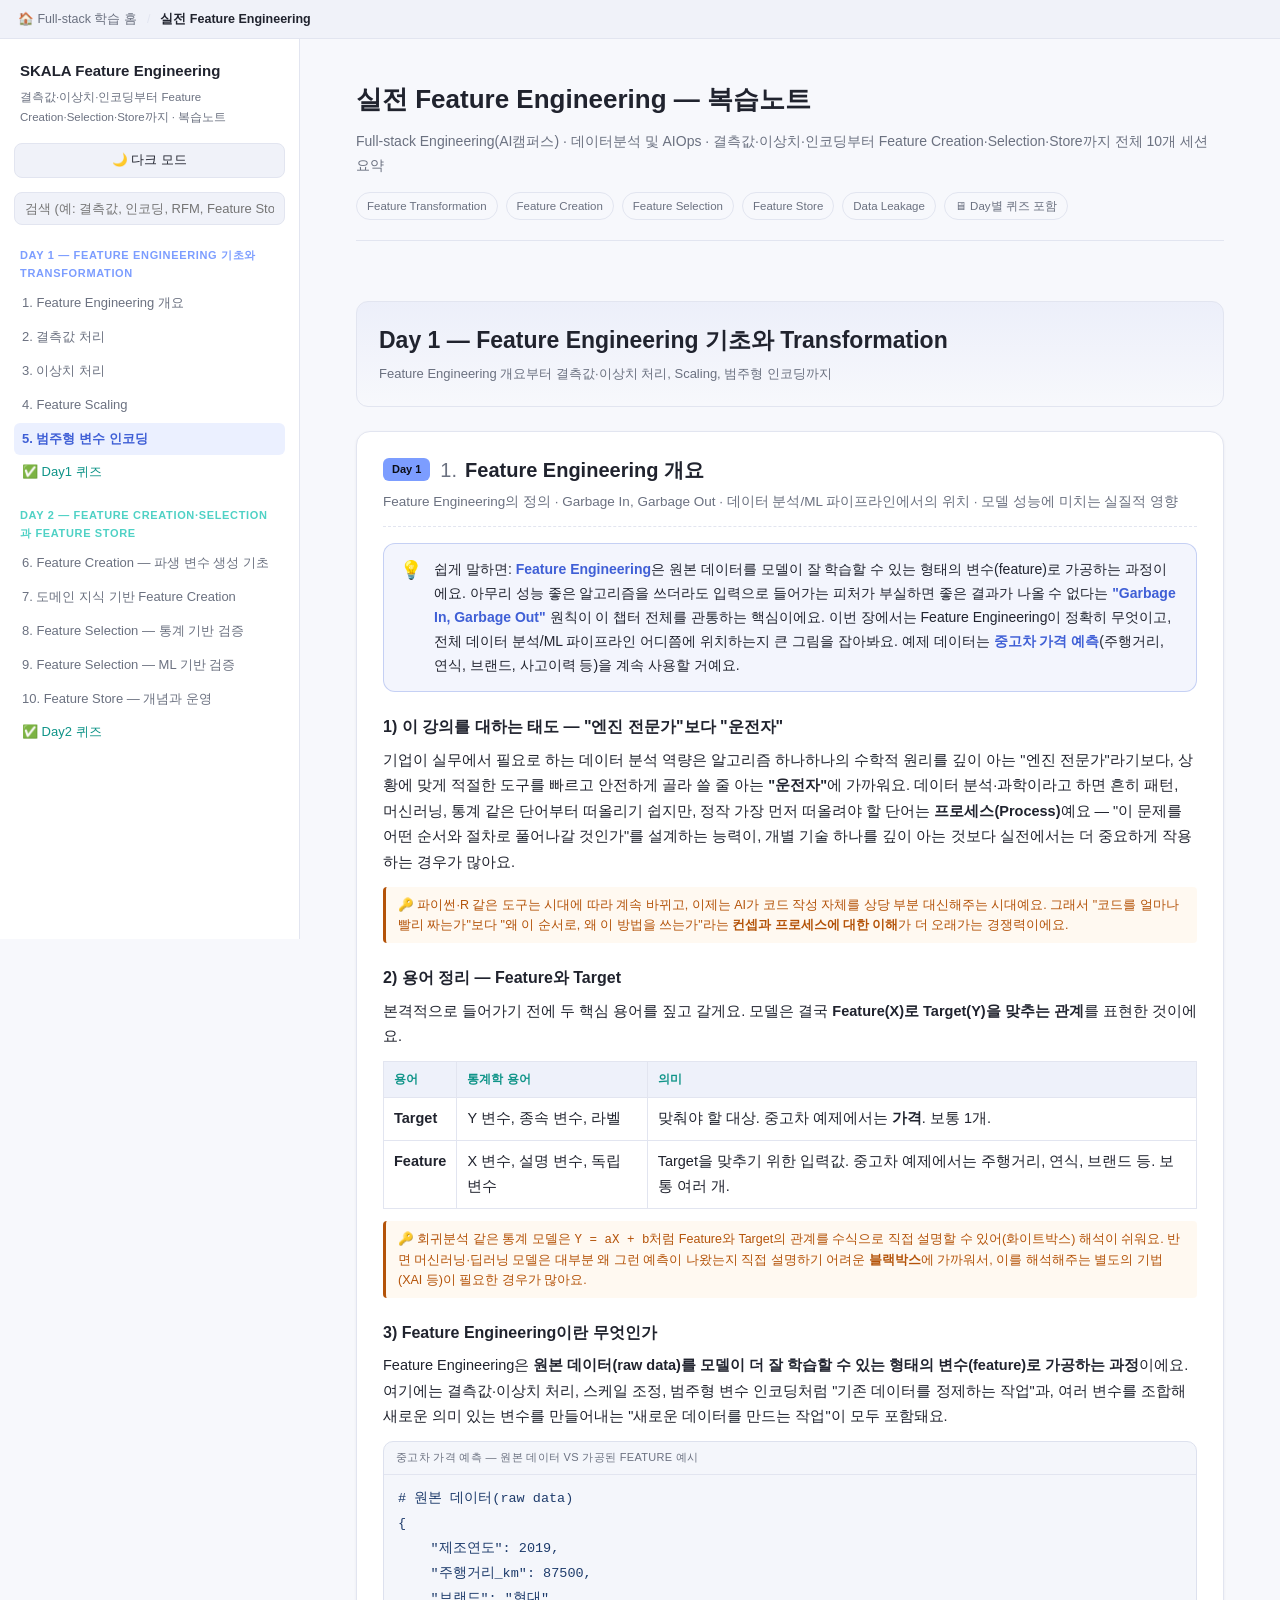
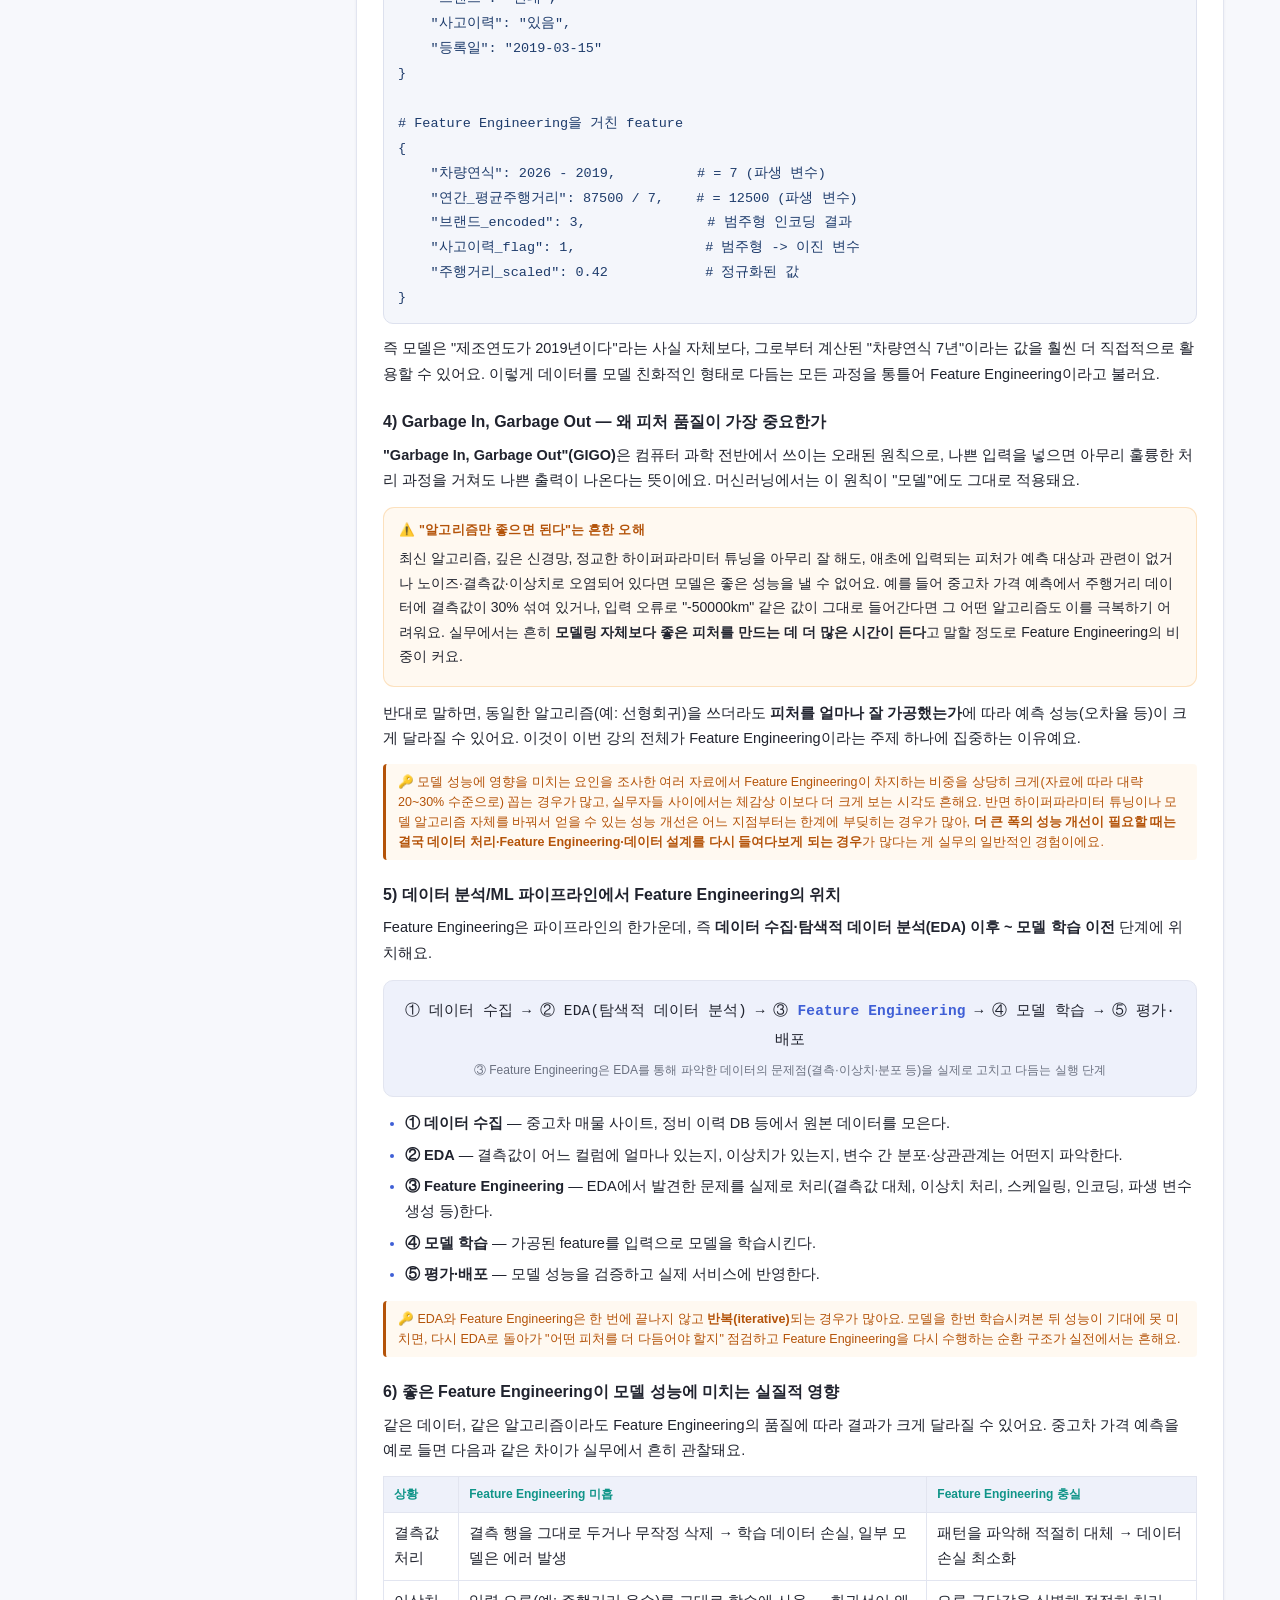
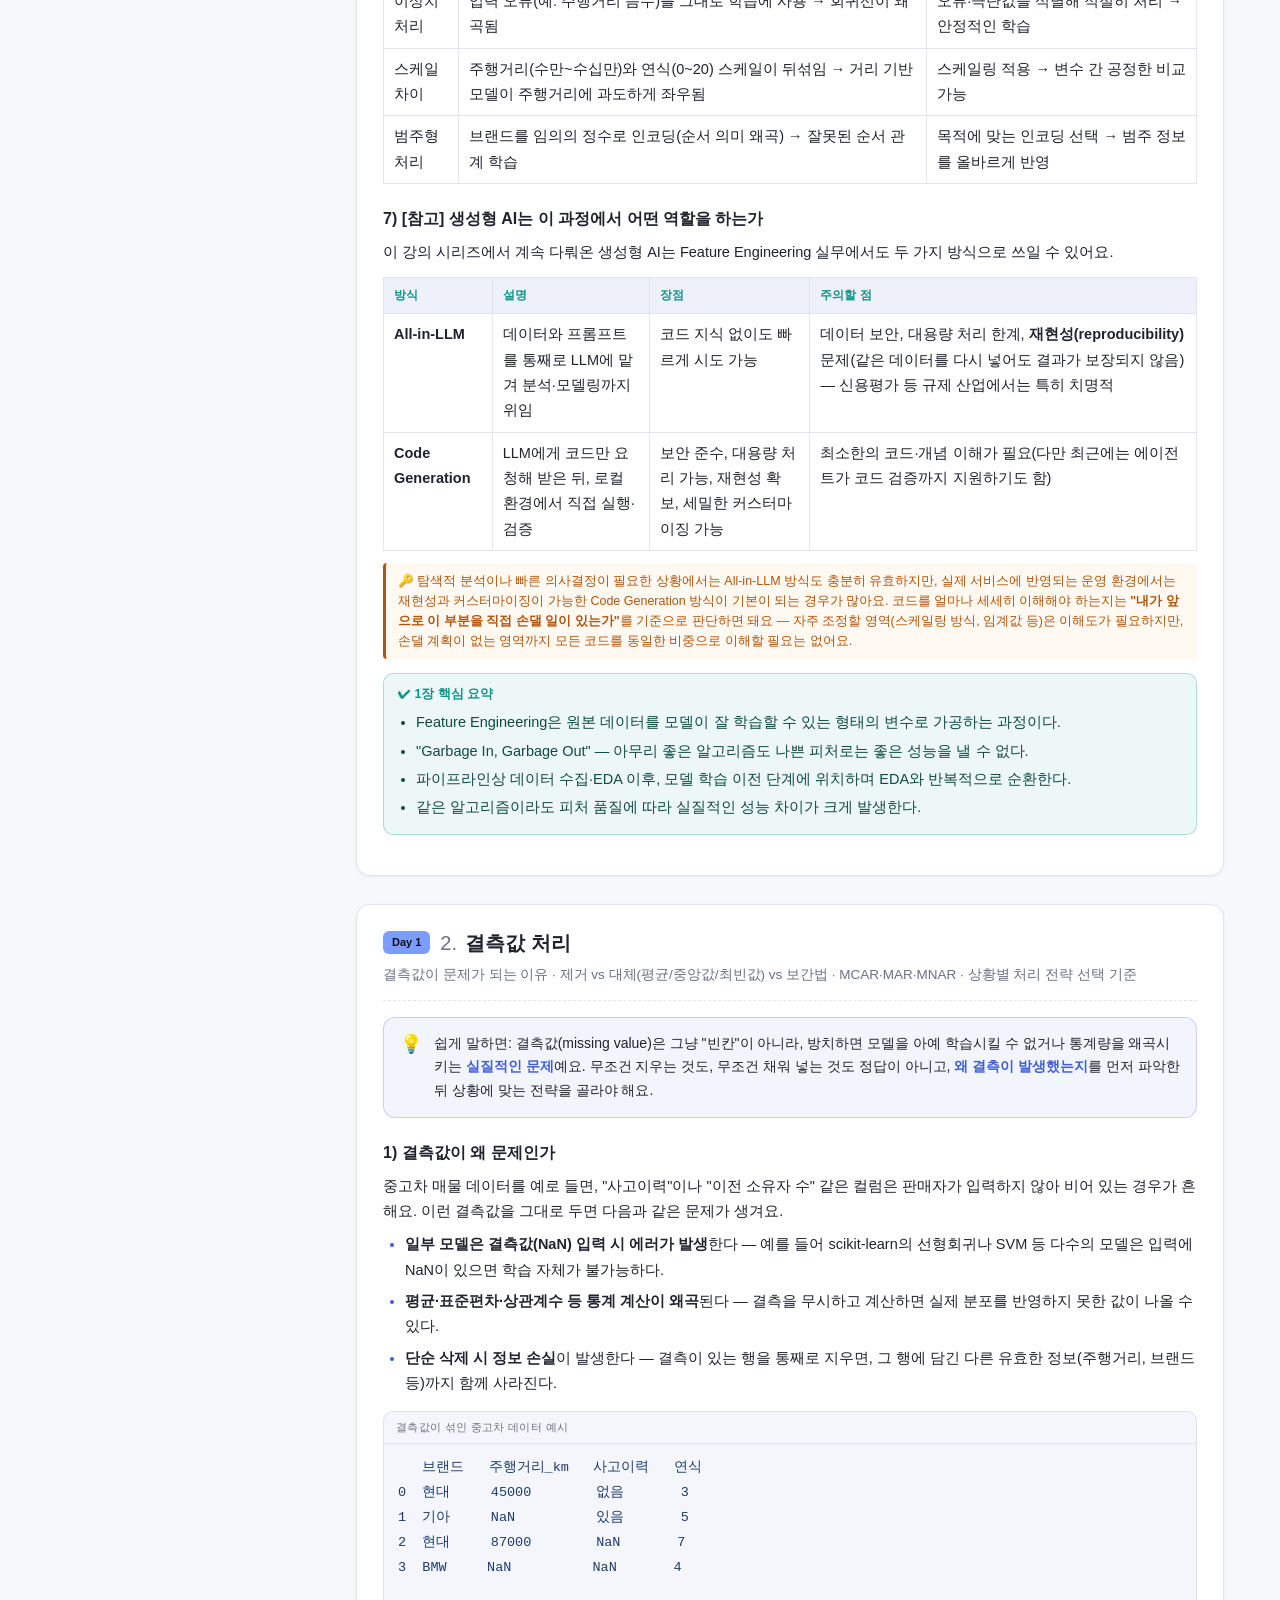
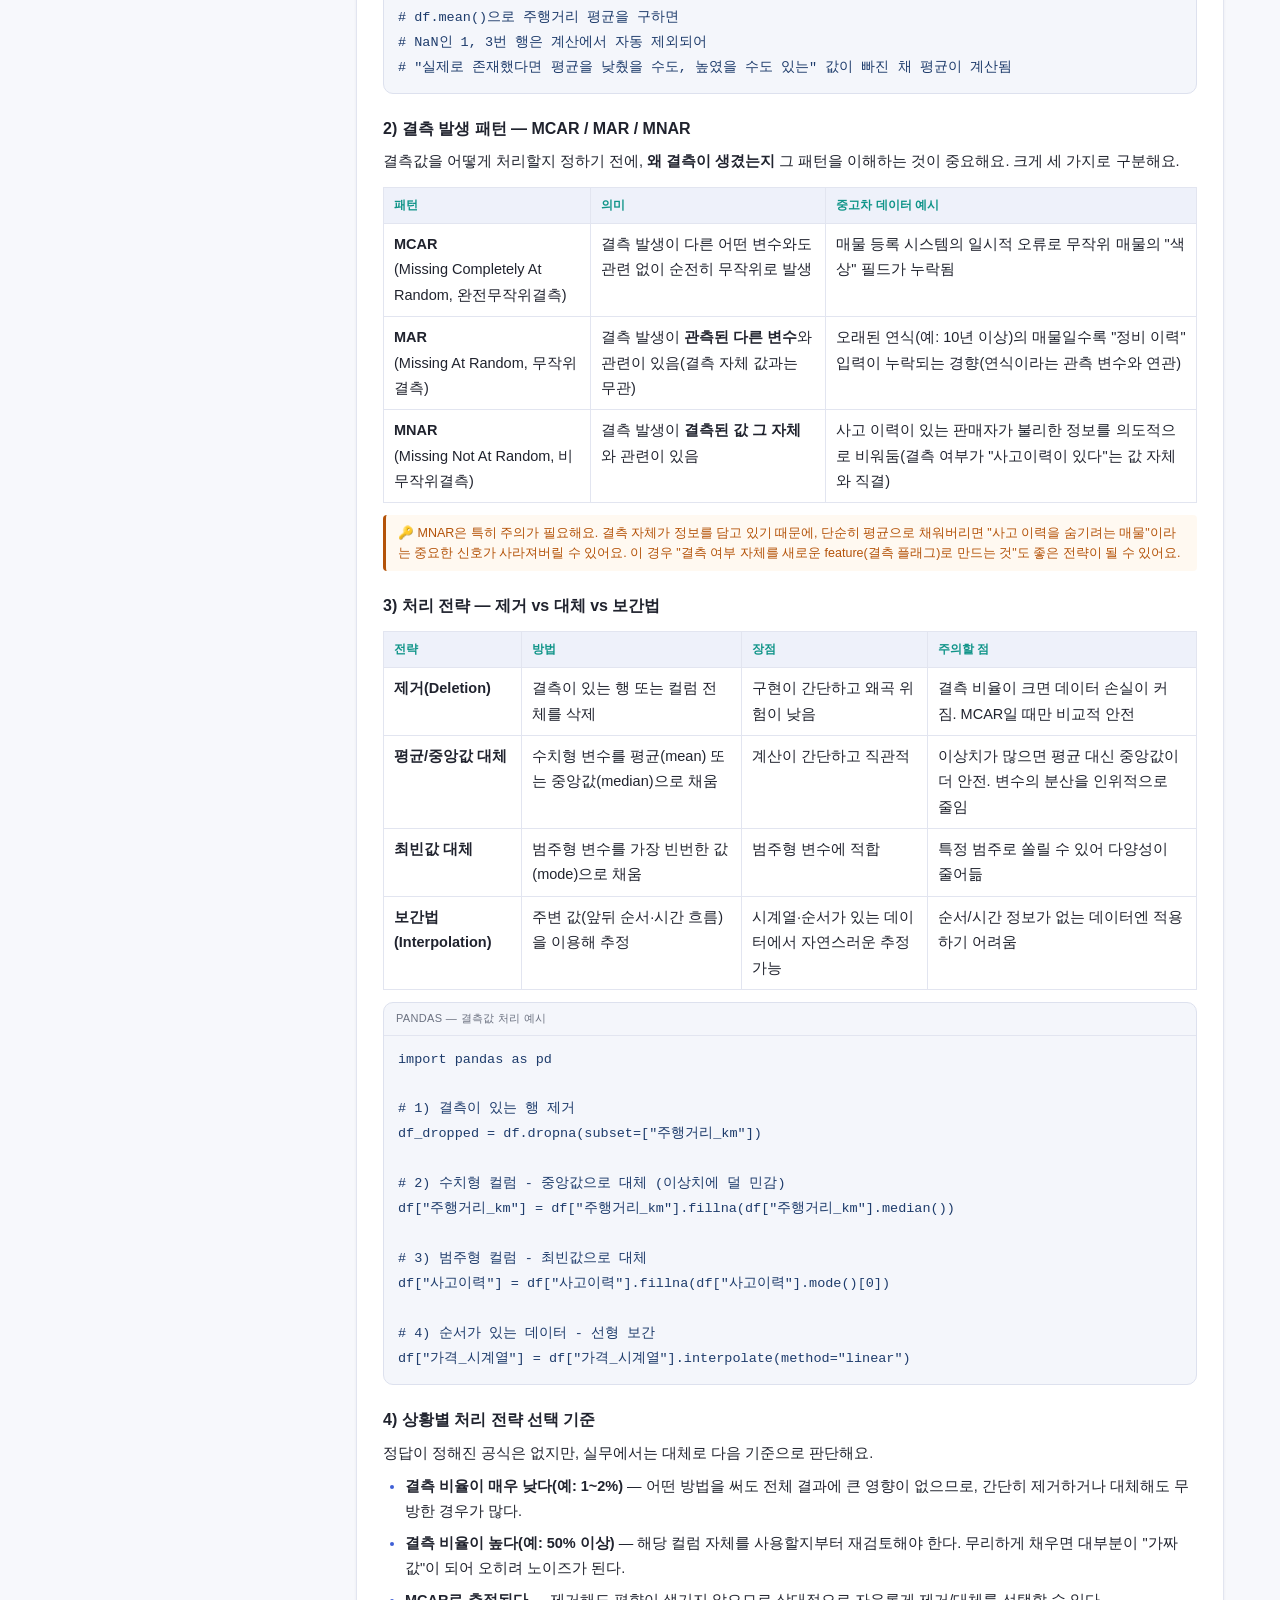
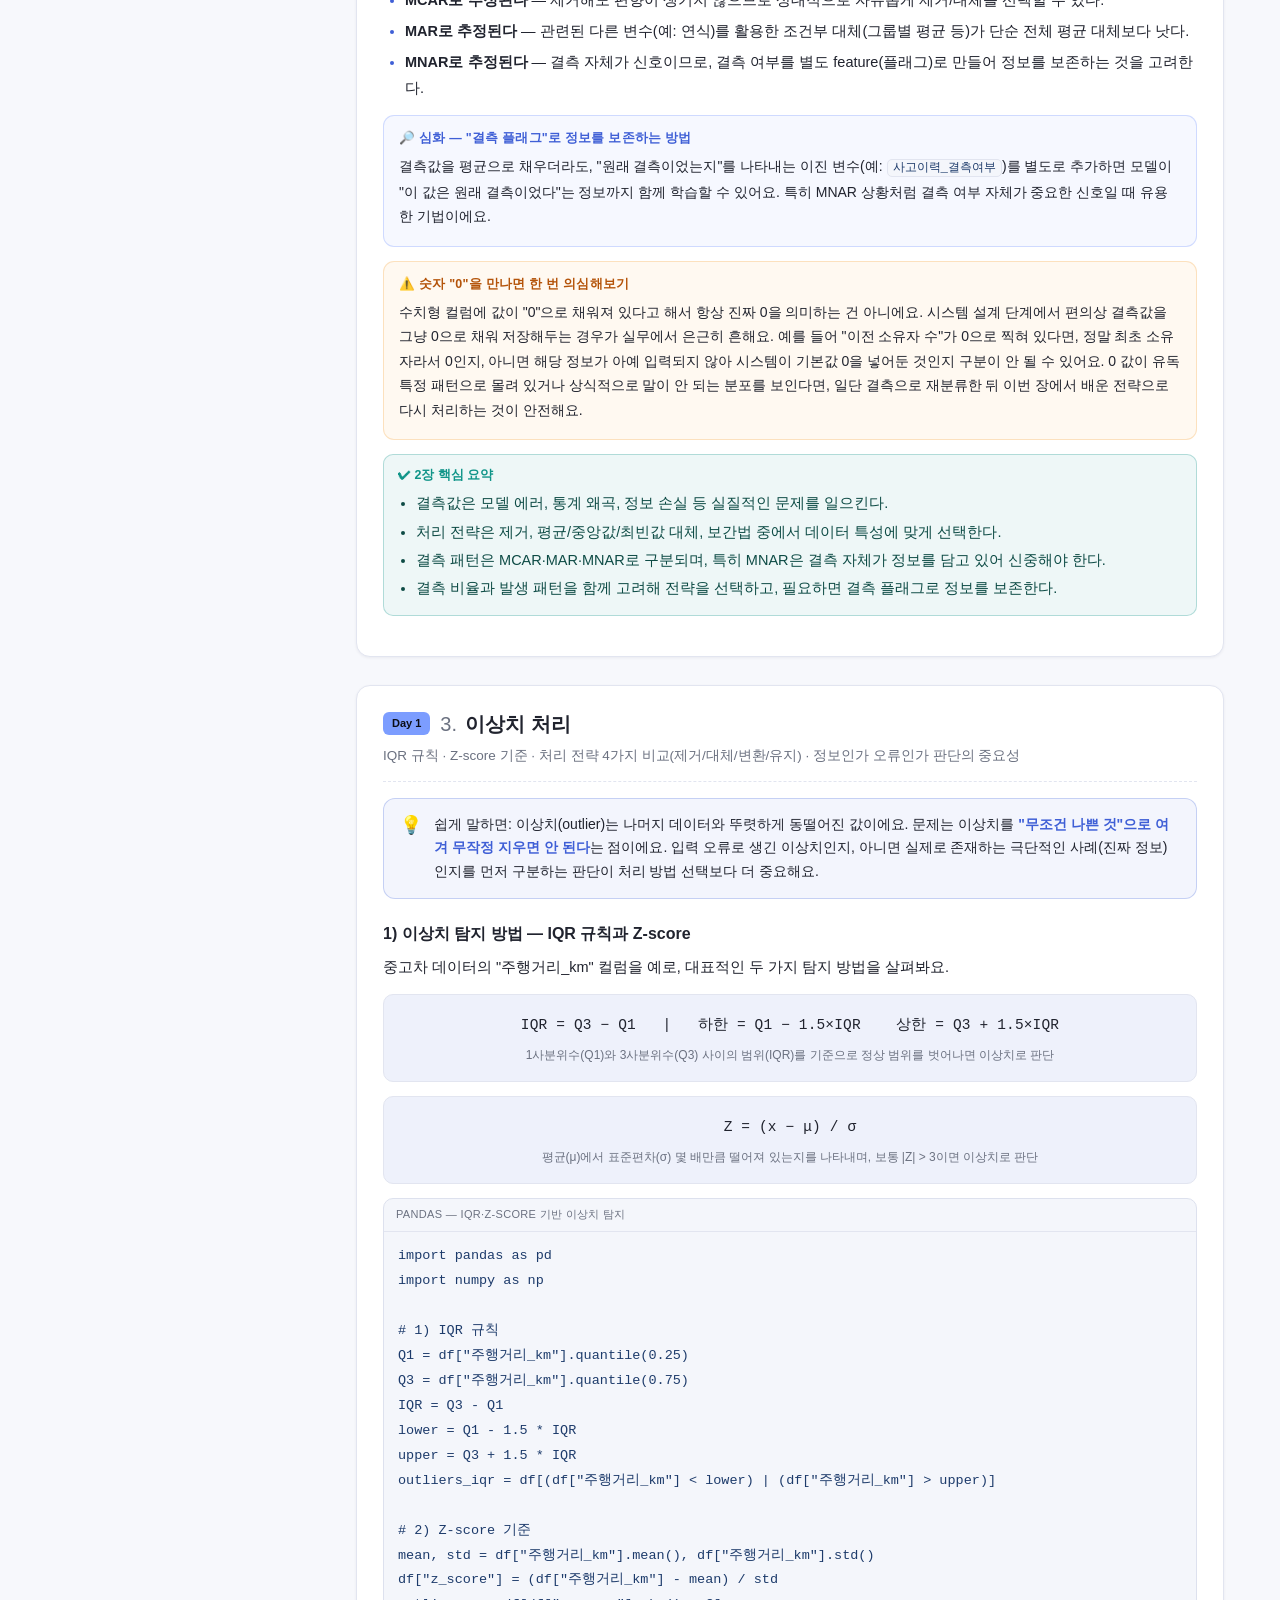
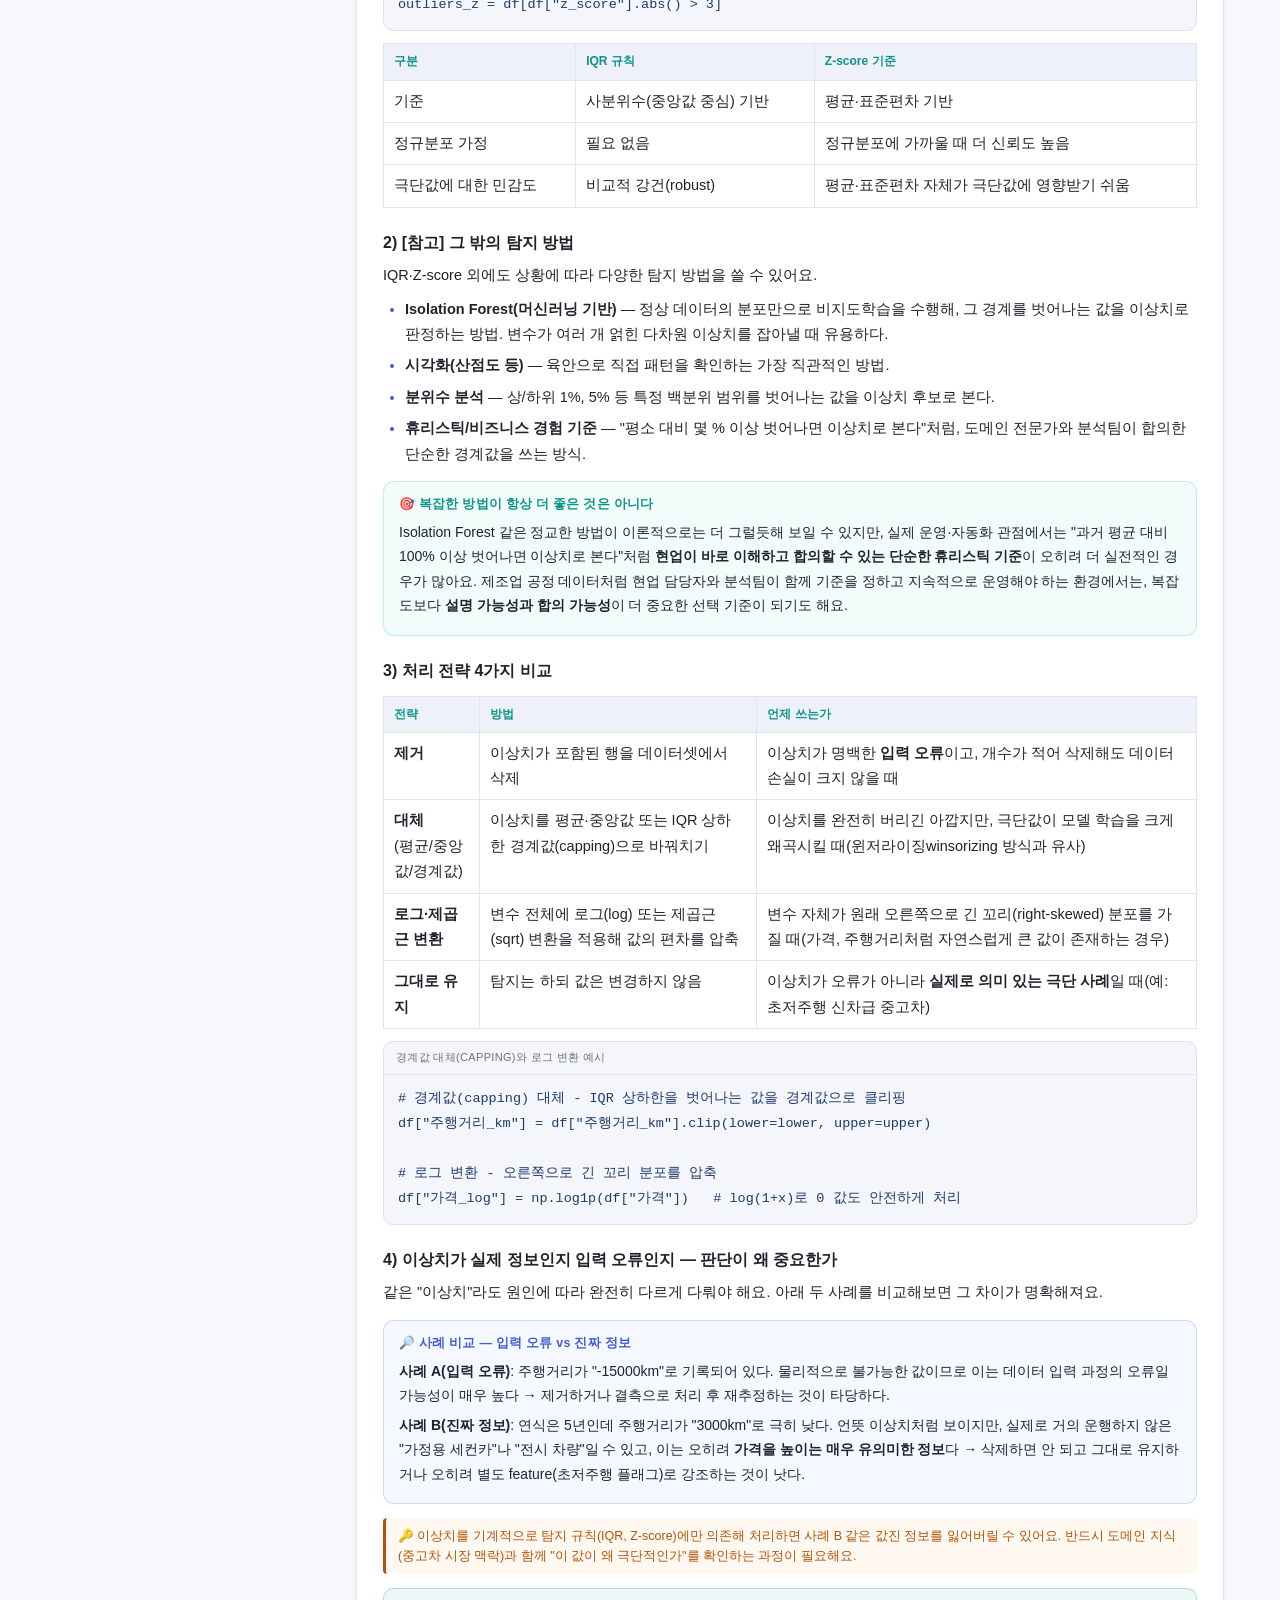
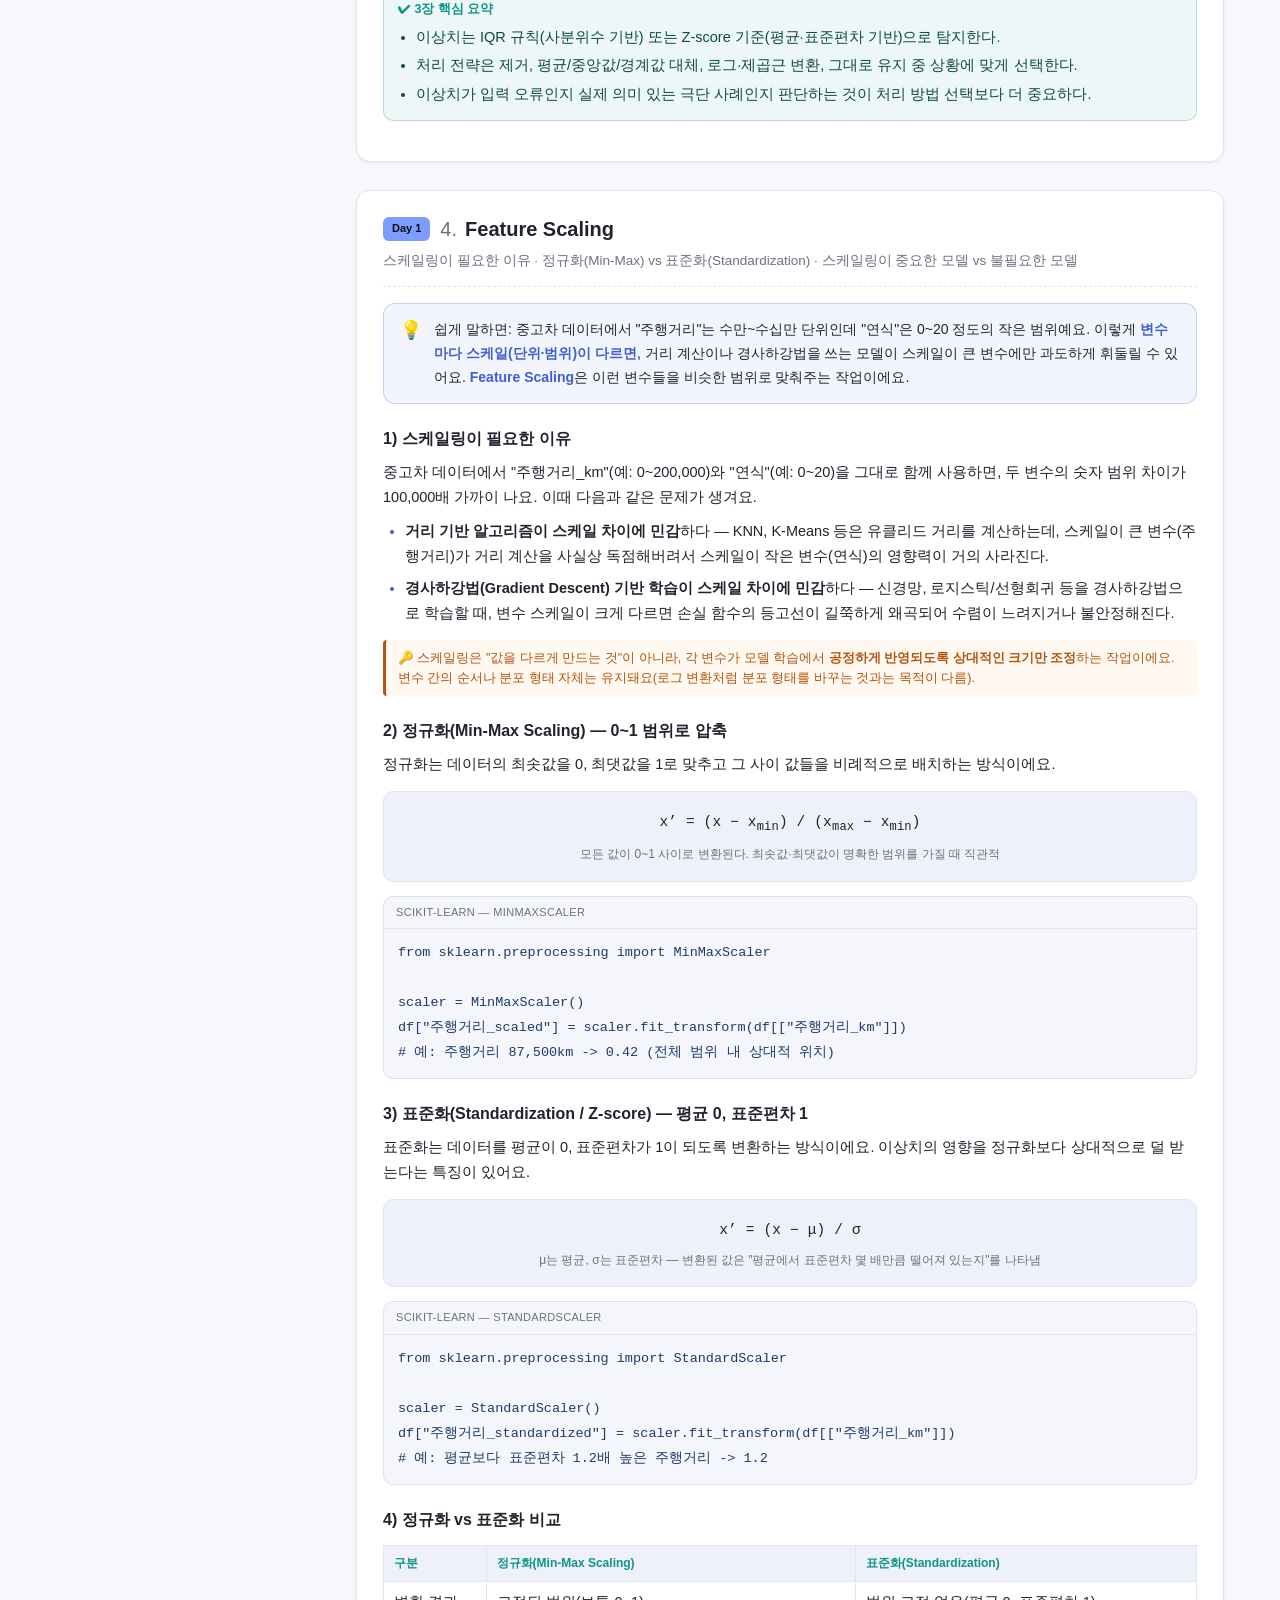
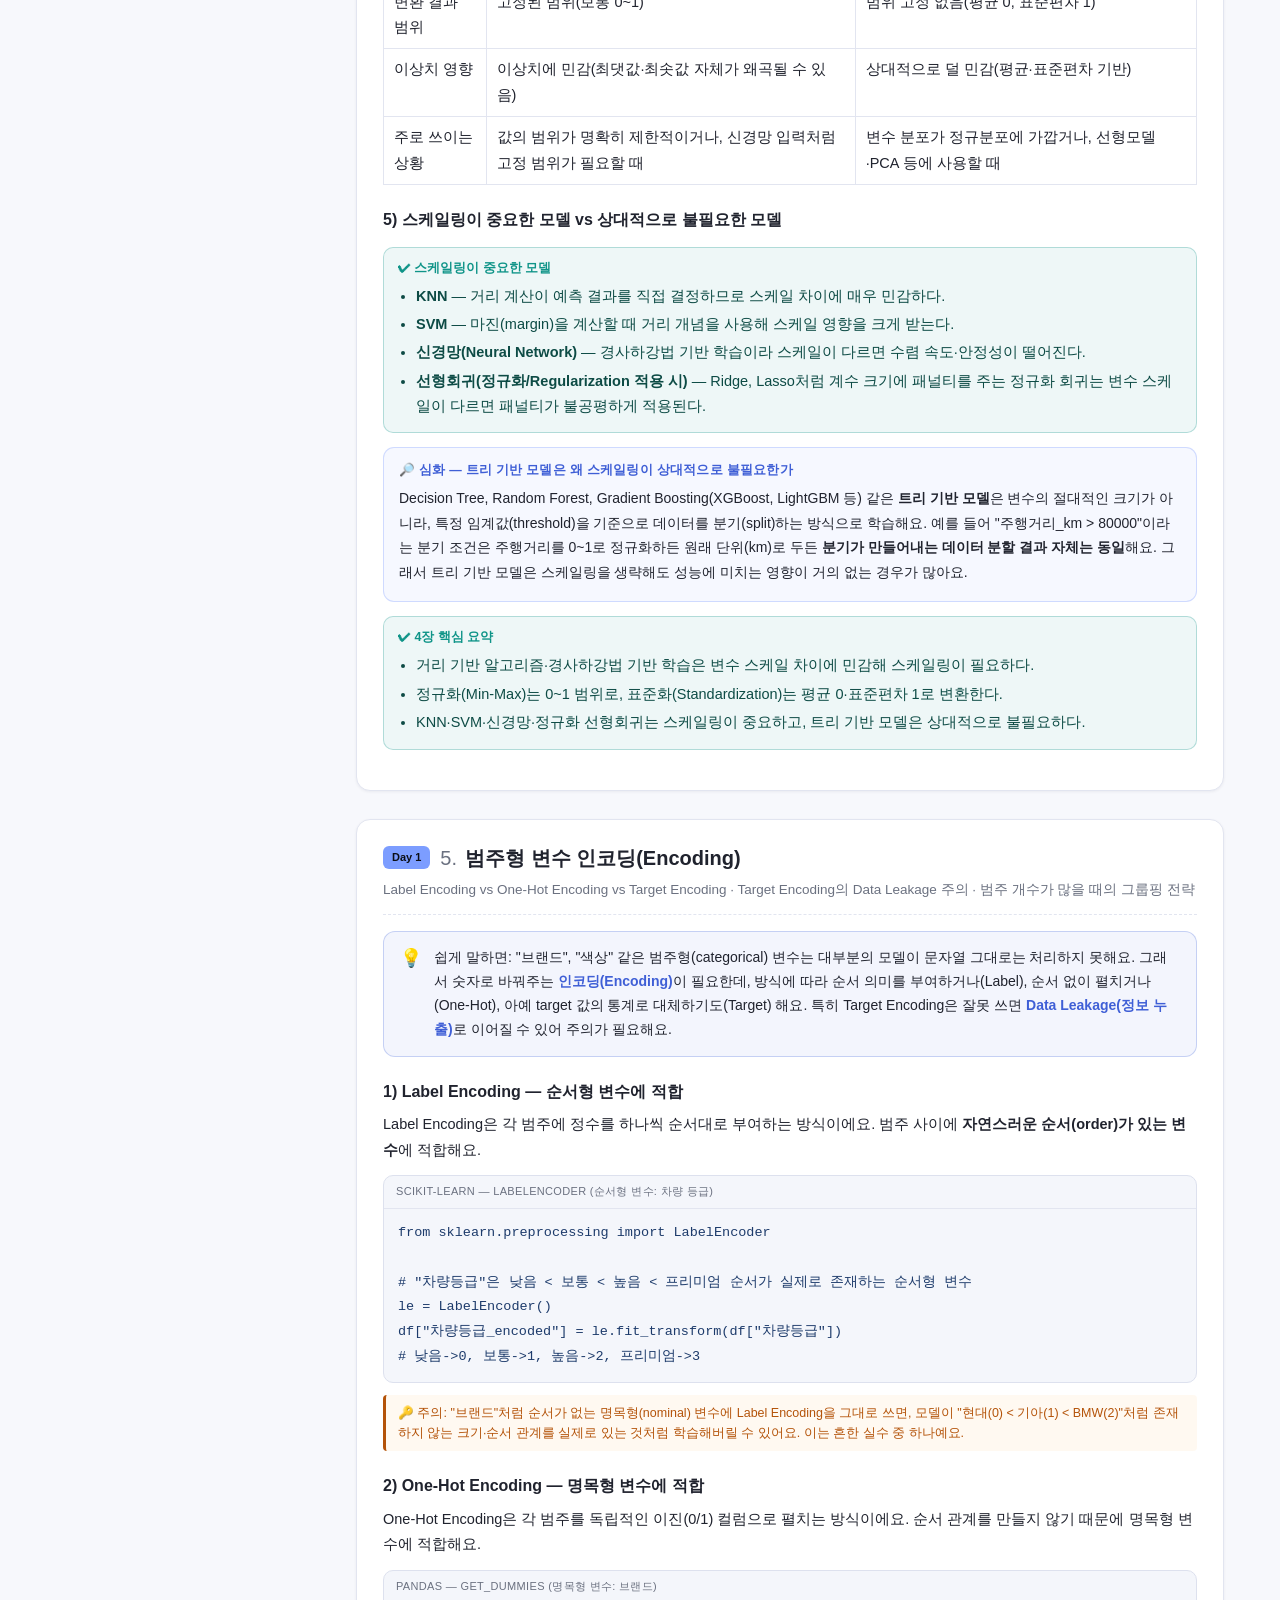
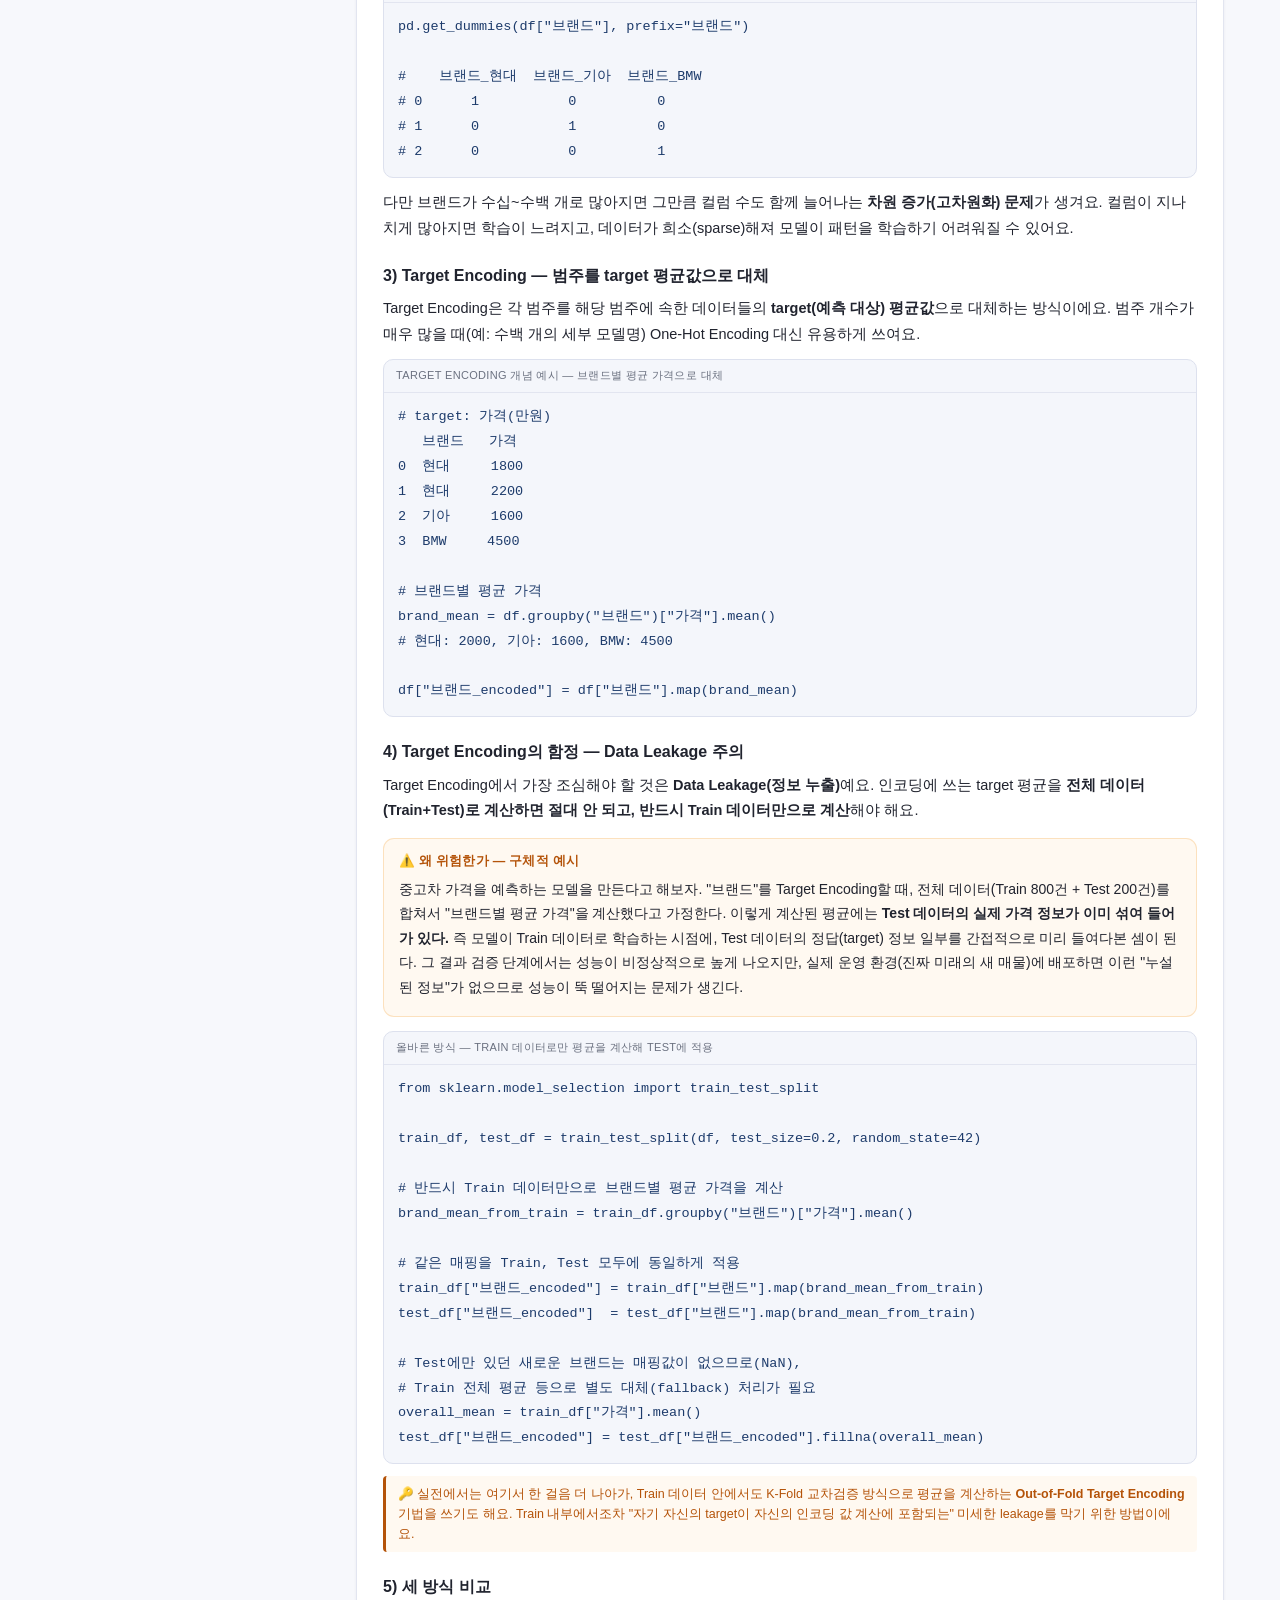
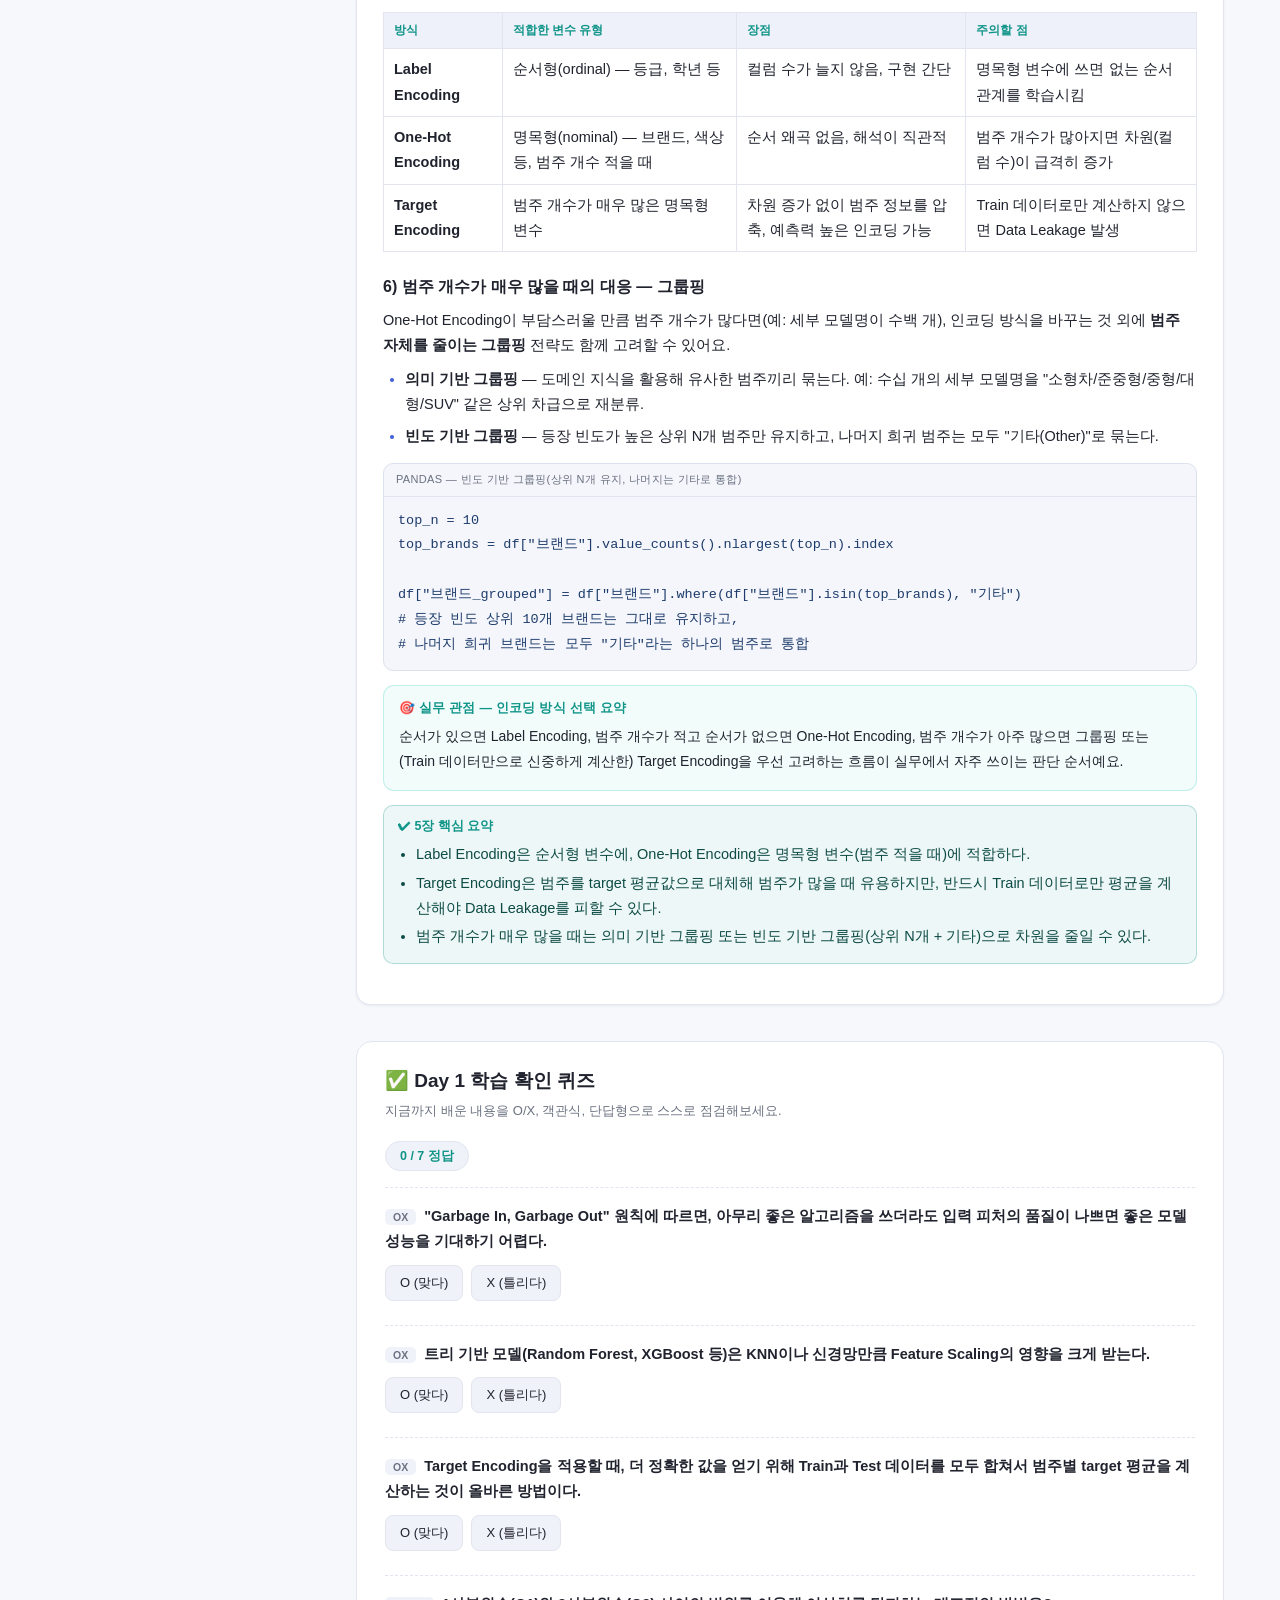
<file: lectures/09-feature-engineering/index.html>
<!DOCTYPE html>
<html lang="ko">
<head>
<meta charset="UTF-8">
<meta name="viewport" content="width=device-width, initial-scale=1.0">
<title>SKALA | 실전 Feature Engineering - 복습노트</title>
<style>
  :root{
    --bg:#0f1117; --panel:#161925; --panel2:#1c2030; --border:#2a2f42;
    --text:#e6e8ef; --muted:#9aa0b4; --accent:#7c9dff; --accent2:#4fd1c5;
    --code-bg:#10131c; --code-text:#c9e6ff;
    --day1:#7c9dff; --day2:#4fd1c5;
    --warn:#f6ad55;
  }
  *{box-sizing:border-box;}
  html{scroll-behavior:smooth;}
  body{
    margin:0; font-family:-apple-system,BlinkMacSystemFont,"Apple SD Gothic Neo","Segoe UI",Roboto,"Noto Sans KR",sans-serif;
    background:var(--bg); color:var(--text); line-height:1.6;
  }
  .layout{display:flex; min-height:100vh;}
  .sidebar{
    width:300px; flex-shrink:0; background:var(--panel); border-right:1px solid var(--border);
    position:sticky; top:0; height:100vh; overflow-y:auto; padding:20px 14px;
  }
  .sidebar h1{font-size:15px; margin:0 6px 4px; color:var(--text); font-weight:700;}
  .sidebar .sub{font-size:11.5px; color:var(--muted); margin:0 6px 16px;}
  .search{
    width:100%; padding:8px 10px; border-radius:8px; border:1px solid var(--border);
    background:var(--panel2); color:var(--text); font-size:13px; margin-bottom:14px;
  }
  .search:focus{outline:none; border-color:var(--accent);}
  .day-group{margin-bottom:10px;}
  .day-title{
    font-size:11px; text-transform:uppercase; letter-spacing:.06em; color:var(--muted);
    padding:8px 6px 4px; font-weight:700;
  }
  .day-title.d1{color:var(--day1);} .day-title.d2{color:var(--day2);}
  .navlink{
    display:block; padding:6px 8px; border-radius:6px; color:var(--muted); text-decoration:none;
    font-size:13px; margin:1px 0; white-space:nowrap; overflow:hidden; text-overflow:ellipsis;
  }
  .navlink:hover{background:var(--panel2); color:var(--text);}
  .navlink.active{background:rgba(124,157,255,.15); color:var(--accent); font-weight:600;}
  main{flex:1; padding:32px 40px 120px; max-width:980px;}
  .page-head{margin-bottom:32px; padding-bottom:20px; border-bottom:1px solid var(--border);}
  .page-head h1{font-size:26px; margin:0 0 8px;}
  .page-head p{color:var(--muted); font-size:14px; margin:0;}
  .badges{margin-top:14px; display:flex; gap:8px; flex-wrap:wrap;}
  .badges span{font-size:11.5px; padding:4px 10px; border-radius:999px; border:1px solid var(--border); color:var(--muted);}
  .sec{margin-bottom:56px; padding-top:8px; scroll-margin-top:20px;}
  .sec-head{display:flex; align-items:center; gap:10px; margin-bottom:4px;}
  .day-badge{font-size:11px; font-weight:700; padding:3px 9px; border-radius:6px; color:#0b0d14;}
  .day-badge.day1{background:var(--day1);} .day-badge.day2{background:var(--day2);}
  .sec h2{font-size:21px; margin:0; display:flex; gap:8px; align-items:baseline;}
  .sec h2 .num{color:var(--muted); font-weight:500;}
  .subtitle{color:var(--muted); font-size:13.5px; margin:6px 0 18px; padding-bottom:14px; border-bottom:1px dashed var(--border);}
  .sec h3{font-size:16px; margin:22px 0 8px; color:var(--text);}
  .sec h4{font-size:13.5px; margin:14px 0 6px; color:var(--accent2); font-weight:700;}
  .b{margin:4px 0 14px; padding-left:20px;}
  .b li{margin:4px 0; font-size:14px;}
  .b li::marker{color:var(--accent);}
  p{font-size:14px; margin:8px 0;}
  .sqlbox{
    background:var(--code-bg); border:1px solid var(--border); border-radius:10px;
    margin:12px 0; overflow:hidden;
  }
  .sqlhead{
    font-size:11px; color:var(--muted); padding:7px 12px; border-bottom:1px solid var(--border);
    background:rgba(255,255,255,.02); letter-spacing:.03em; text-transform:uppercase;
  }
  .sqlbox pre{margin:0; padding:12px 14px; overflow-x:auto;}
  .sqlbox code{
    font-family:"SF Mono",Menlo,Consolas,monospace; font-size:13.5px; color:var(--code-text);
    line-height:1.85; white-space:pre-wrap; word-break:break-word;
  }
  .cp{
    background:rgba(79,209,197,.07); border:1px solid rgba(79,209,197,.3); border-radius:10px;
    padding:10px 14px; margin:14px 0;
  }
  .cphead{color:var(--accent2); font-size:12.5px; font-weight:700; margin-bottom:6px;}
  .cp ul{margin:0; padding-left:18px;}
  .cp li{font-size:13px; margin:3px 0; color:#d5f5f0;}
  table.t{border-collapse:collapse; width:100%; margin:12px 0; font-size:13px;}
  table.t th{
    background:var(--panel2); text-align:left; padding:8px 10px; border:1px solid var(--border);
    color:var(--accent2); font-size:12px;
  }
  table.t td{padding:8px 10px; border:1px solid var(--border); color:var(--text); vertical-align:top;}
  .note{
    font-size:12.5px; color:var(--warn); background:rgba(246,173,85,.08);
    border-left:3px solid var(--warn); padding:8px 12px; margin:12px 0; border-radius:4px;
  }
  .divider{border:none; border-top:1px solid var(--border); margin:40px 0;}
  .day-header{
    margin:60px 0 24px; padding:14px 0; border-bottom:2px solid var(--border);
  }
  .day-header h1{font-size:22px; margin:0 0 4px;}
  .day-header p{color:var(--muted); font-size:13px; margin:0;}
  ::-webkit-scrollbar{width:9px; height:9px;}
  ::-webkit-scrollbar-thumb{background:#333850; border-radius:6px;}
  ::-webkit-scrollbar-track{background:transparent;}
  .top-btn{
    position:fixed; bottom:24px; right:24px; background:var(--accent); color:#0b0d14;
    border:none; border-radius:999px; width:44px; height:44px; font-size:18px; cursor:pointer;
    box-shadow:0 4px 16px rgba(0,0,0,.4); display:none;
  }
  @media (max-width:900px){
    .sidebar{position:fixed; z-index:20; transform:translateX(-100%); transition:transform .2s;}
    .sidebar.open{transform:translateX(0);}
    main{padding:20px;}
  }
  body{ font-size:15px; }
  main{ padding:36px 48px 160px; max-width:900px; }
  .sec{
    background:var(--panel); border:1px solid var(--border); border-radius:14px;
    padding:22px 26px 26px; margin-bottom:28px; box-shadow:0 1px 0 rgba(255,255,255,.02) inset;
  }
  .sec-head{margin-bottom:2px;}
  .sec h2{font-size:20px;}
  .subtitle{font-size:13.5px; line-height:1.55; margin-bottom:16px;}
  p, .b li, .cp li, table.t td{font-size:14.5px; line-height:1.75;}
  .b{padding-left:22px;}
  .b li{margin:6px 0;}
  h4{letter-spacing:.01em;}
  .day-header{
    background:linear-gradient(180deg, rgba(124,157,255,.08), transparent);
    border-radius:12px; padding:20px 22px; border-bottom:none; border:1px solid var(--border);
  }
  .day-header h1{font-size:23px;}

  body.light{
    --bg:#f7f8fc; --panel:#ffffff; --panel2:#f0f2f9; --border:#e2e5f0;
    --text:#20232e; --muted:#6b7180; --accent:#3f5fd6; --accent2:#0f9488;
    --code-bg:#f4f6fb; --code-text:#1d3b6b; --warn:#b45309;
  }
  body.light .sec{box-shadow:0 1px 3px rgba(20,25,50,.06);}
  body.light .cp{background:rgba(15,148,136,.07); border-color:rgba(15,148,136,.28);}
  body.light .cp li{color:#0d4b45;}
  body.light .sqlbox{border-color:#dde1ee;}
  body.light table.t th{background:#eef1fa;}
  body.light .day-header{background:linear-gradient(180deg, rgba(63,95,214,.06), transparent);}

  .toolbar{display:flex; gap:8px; margin-bottom:14px;}
  .theme-btn{
    flex:1; padding:8px 10px; border-radius:8px; border:1px solid var(--border);
    background:var(--panel2); color:var(--text); font-size:12.5px; cursor:pointer;
  }
  .theme-btn:hover{border-color:var(--accent);}

  main{ max-width: 1180px; padding:40px 56px 160px; }
  @media (min-width:1500px){ main{ max-width: 1320px; } }
  @media (min-width:1800px){ main{ max-width: 1440px; } }

  .tldr{
    display:flex; gap:12px; align-items:flex-start; background:rgba(124,157,255,.09);
    border:1px solid rgba(124,157,255,.35); border-radius:12px; padding:14px 16px; margin:14px 0 18px;
  }
  .tldr .icon{font-size:18px; line-height:1.4;}
  .tldr .txt{font-size:14px; line-height:1.7; color:var(--text);}
  .tldr .txt b{color:var(--accent);}
  body.light .tldr{background:rgba(63,95,214,.06); border-color:rgba(63,95,214,.25);}

  .callout{
    border:1px solid var(--border); background:var(--panel2); border-radius:11px;
    padding:12px 15px; margin:14px 0;
  }
  .callout .ctitle{display:block; font-size:12.5px; font-weight:800; margin-bottom:6px; letter-spacing:.02em;}
  .callout p{margin:5px 0; font-size:14px; line-height:1.75;}
  .callout ul{margin:6px 0 2px; padding-left:20px;}
  .callout li{font-size:14px; line-height:1.7; margin:4px 0;}
  .callout.goal{background:rgba(79,209,197,.07); border-color:rgba(79,209,197,.3);}
  .callout.goal .ctitle{color:var(--accent2);}
  .callout.deep{background:rgba(124,157,255,.07); border-color:rgba(124,157,255,.32);}
  .callout.deep .ctitle{color:var(--accent);}
  .callout.myth{background:rgba(246,173,85,.08); border-color:rgba(246,173,85,.32);}
  .callout.myth .ctitle{color:var(--warn);}

  .faq{margin:12px 0 4px;}
  .faq details{
    border:1px solid var(--border); border-radius:10px; background:var(--panel2); margin:8px 0;
  }
  .faq summary{
    cursor:pointer; padding:11px 15px; font-size:14px; font-weight:600; color:var(--text);
    list-style:none; line-height:1.6;
  }
  .faq summary::-webkit-details-marker{display:none;}
  .faq summary::before{content:"Q. "; color:var(--accent); font-weight:800;}
  .faq summary:hover{color:var(--accent);}
  .faq details[open] summary{border-bottom:1px solid var(--border);}
  .faq .fa{padding:11px 15px 13px; font-size:14px; line-height:1.85;}
  .faq .fa::before{content:"A. "; color:var(--accent2); font-weight:800;}

  p code, .b li code, table.t td code, .callout code, .faq code{
    background:var(--code-bg); border:1px solid var(--border); border-radius:5px;
    padding:1px 5px; font-family:"SF Mono",Menlo,Consolas,monospace; font-size:.88em; color:var(--code-text);
  }

  .formula{
    background:var(--panel2); border:1px solid var(--border); border-radius:10px;
    padding:16px 20px; margin:14px 0; text-align:center;
  }
  .formula .expr{
    font-family:"SF Mono",Menlo,Consolas,monospace;
    font-size:14.5px; color:var(--text); line-height:2; letter-spacing:.01em;
  }
  .formula .expr b{color:var(--accent);}
  .formula .cap{font-size:12px; color:var(--muted); margin-top:6px; font-style:normal;}
  body.light .formula{background:#eef1fb;}

  .quiz-wrap{
    margin:36px 0 60px; background:var(--panel); border:1px solid var(--border); border-radius:16px;
    padding:24px 28px 28px;
  }
  .quiz-wrap h2{font-size:19px; margin:0 0 4px; display:flex; align-items:center; gap:8px;}
  .quiz-wrap > p{color:var(--muted); font-size:13px; margin:0 0 18px;}
  .quiz-score{
    display:inline-block; background:var(--panel2); border:1px solid var(--border); border-radius:999px;
    padding:4px 14px; font-size:12.5px; color:var(--accent2); font-weight:700; margin-bottom:16px;
  }
  .quiz-q{
    border-top:1px dashed var(--border); padding:16px 0;
  }
  .quiz-q:first-of-type{border-top:none;}
  .quiz-qtext{font-size:14.5px; margin:0 0 10px; font-weight:600;}
  .quiz-qtext .qtype{
    font-size:10.5px; font-weight:700; padding:2px 8px; border-radius:5px; margin-right:8px;
    background:var(--panel2); color:var(--muted); vertical-align:middle;
  }
  .quiz-opts{display:flex; flex-wrap:wrap; gap:8px;}
  .quiz-opt{
    background:var(--panel2); border:1px solid var(--border); color:var(--text); border-radius:8px;
    padding:8px 14px; font-size:13px; cursor:pointer; text-align:left;
  }
  .quiz-opt:hover{border-color:var(--accent);}
  .quiz-opt.correct{background:rgba(79,209,197,.18); border-color:var(--accent2); color:var(--accent2); font-weight:700;}
  .quiz-opt.incorrect{background:rgba(246,135,179,.15); border-color:#f687b3; color:#f687b3;}
  .quiz-opt[disabled]{cursor:default;}
  .quiz-short{display:flex; gap:8px; flex-wrap:wrap; align-items:center;}
  .quiz-short input{
    flex:1; min-width:180px; padding:8px 12px; border-radius:8px; border:1px solid var(--border);
    background:var(--code-bg); color:var(--text); font-size:13px;
  }
  .quiz-check{
    background:var(--accent); color:#0b0d14; border:none; border-radius:7px; padding:8px 16px;
    font-size:12.5px; font-weight:700; cursor:pointer;
  }
  .quiz-feedback{font-size:12.5px; margin-top:8px; font-weight:600;}
  .quiz-feedback.ok{color:var(--accent2);}
  .quiz-feedback.no{color:#f687b3;}
  .quiz-exp{
    margin-top:8px; padding:8px 12px; border-radius:8px; font-weight:400; font-size:12.5px;
    line-height:1.6; color:var(--text); background:var(--panel2); border:1px solid var(--border);
  }

  .site-topbar{
    display:flex; align-items:center; gap:10px; padding:9px 18px; background:var(--panel2);
    border-bottom:1px solid var(--border); font-size:12.5px; position:sticky; top:0; z-index:30;
  }
  .site-topbar a{color:var(--muted); text-decoration:none;}
  .site-topbar a:hover{color:var(--accent);}
  .site-topbar .crumb-sep{color:var(--border);}
  .site-topbar .crumb-cur{color:var(--text); font-weight:600;}
</style>
</head>

<body class="light">
<div class="site-topbar">
  <a href="../../index.html">🏠 Full-stack 학습 홈</a>
  <span class="crumb-sep">/</span>
  <span class="crumb-cur">실전 Feature Engineering</span>
</div>
<div class="layout">
  <nav class="sidebar" id="sidebar">
    <h1>SKALA Feature Engineering</h1>
    <p class="sub">결측값·이상치·인코딩부터 Feature Creation·Selection·Store까지 · 복습노트</p>
    <div class="toolbar">
      <button class="theme-btn" id="themeBtn">🌙 다크 모드</button>
    </div>
    <input class="search" id="searchBox" type="text" placeholder="검색 (예: 결측값, 인코딩, RFM, Feature Store...)">
    <div class="day-group"><div class="day-title d1">Day 1 — Feature Engineering 기초와 Transformation</div>
<a class="navlink" href="#s1" data-sec="1">1. Feature Engineering 개요</a>
<a class="navlink" href="#s2" data-sec="2">2. 결측값 처리</a>
<a class="navlink" href="#s3" data-sec="3">3. 이상치 처리</a>
<a class="navlink" href="#s4" data-sec="4">4. Feature Scaling</a>
<a class="navlink" href="#s5" data-sec="5">5. 범주형 변수 인코딩</a>
<a class="navlink" href="#quiz-day1" style="color:var(--accent2);">✅ Day1 퀴즈</a>
</div>
<div class="day-group"><div class="day-title d2">Day 2 — Feature Creation·Selection과 Feature Store</div>
<a class="navlink" href="#s6" data-sec="6">6. Feature Creation — 파생 변수 생성 기초</a>
<a class="navlink" href="#s7" data-sec="7">7. 도메인 지식 기반 Feature Creation</a>
<a class="navlink" href="#s8" data-sec="8">8. Feature Selection — 통계 기반 검증</a>
<a class="navlink" href="#s9" data-sec="9">9. Feature Selection — ML 기반 검증</a>
<a class="navlink" href="#s10" data-sec="10">10. Feature Store — 개념과 운영</a>
<a class="navlink" href="#quiz-day2" style="color:var(--accent2);">✅ Day2 퀴즈</a>
</div>
  </nav>
  <main>
    <div class="page-head">
      <h1>실전 Feature Engineering — 복습노트</h1>
      <p>Full-stack Engineering(AI캠퍼스) · 데이터분석 및 AIOps · 결측값·이상치·인코딩부터 Feature Creation·Selection·Store까지 전체 10개 세션 요약</p>
      <div class="badges">
        <span>Feature Transformation</span><span>Feature Creation</span><span>Feature Selection</span>
        <span>Feature Store</span><span>Data Leakage</span><span>🖥 Day별 퀴즈 포함</span>
      </div>
    </div>

    <div class="day-header" id="day1"><h1>Day 1 — Feature Engineering 기초와 Transformation</h1><p>Feature Engineering 개요부터 결측값·이상치 처리, Scaling, 범주형 인코딩까지</p></div>

<section class="sec" id="s1" data-day="1">
  <div class="sec-head">
    <span class="day-badge day1">Day 1</span>
    <h2><span class="num">1.</span> Feature Engineering 개요</h2>
  </div>
  <p class="subtitle">Feature Engineering의 정의 · Garbage In, Garbage Out · 데이터 분석/ML 파이프라인에서의 위치 · 모델 성능에 미치는 실질적 영향</p>
  <div class="tldr"><span class="icon">💡</span><div class="txt">쉽게 말하면: <b>Feature Engineering</b>은 원본 데이터를 모델이 잘 학습할 수 있는 형태의 변수(feature)로 가공하는 과정이에요. 아무리 성능 좋은 알고리즘을 쓰더라도 입력으로 들어가는 피처가 부실하면 좋은 결과가 나올 수 없다는 <b>"Garbage In, Garbage Out"</b> 원칙이 이 챕터 전체를 관통하는 핵심이에요. 이번 장에서는 Feature Engineering이 정확히 무엇이고, 전체 데이터 분석/ML 파이프라인 어디쯤에 위치하는지 큰 그림을 잡아봐요. 예제 데이터는 <b>중고차 가격 예측</b>(주행거리, 연식, 브랜드, 사고이력 등)을 계속 사용할 거예요.</div></div>

  <h3>1) 이 강의를 대하는 태도 — "엔진 전문가"보다 "운전자"</h3>
  <p>기업이 실무에서 필요로 하는 데이터 분석 역량은 알고리즘 하나하나의 수학적 원리를 깊이 아는 "엔진 전문가"라기보다, 상황에 맞게 적절한 도구를 빠르고 안전하게 골라 쓸 줄 아는 <b>"운전자"</b>에 가까워요. 데이터 분석·과학이라고 하면 흔히 패턴, 머신러닝, 통계 같은 단어부터 떠올리기 쉽지만, 정작 가장 먼저 떠올려야 할 단어는 <b>프로세스(Process)</b>예요 — "이 문제를 어떤 순서와 절차로 풀어나갈 것인가"를 설계하는 능력이, 개별 기술 하나를 깊이 아는 것보다 실전에서는 더 중요하게 작용하는 경우가 많아요.</p>
  <div class="note">🔑 파이썬·R 같은 도구는 시대에 따라 계속 바뀌고, 이제는 AI가 코드 작성 자체를 상당 부분 대신해주는 시대예요. 그래서 "코드를 얼마나 빨리 짜는가"보다 "왜 이 순서로, 왜 이 방법을 쓰는가"라는 <b>컨셉과 프로세스에 대한 이해</b>가 더 오래가는 경쟁력이에요.</div>

  <h3>2) 용어 정리 — Feature와 Target</h3>
  <p>본격적으로 들어가기 전에 두 핵심 용어를 짚고 갈게요. 모델은 결국 <b>Feature(X)로 Target(Y)을 맞추는 관계</b>를 표현한 것이에요.</p>
  <table class="t"><thead><tr><th>용어</th><th>통계학 용어</th><th>의미</th></tr></thead>
  <tbody>
  <tr><td><b>Target</b></td><td>Y 변수, 종속 변수, 라벨</td><td>맞춰야 할 대상. 중고차 예제에서는 <b>가격</b>. 보통 1개.</td></tr>
  <tr><td><b>Feature</b></td><td>X 변수, 설명 변수, 독립 변수</td><td>Target을 맞추기 위한 입력값. 중고차 예제에서는 주행거리, 연식, 브랜드 등. 보통 여러 개.</td></tr>
  </tbody></table>
  <div class="note">🔑 회귀분석 같은 통계 모델은 <code>Y = aX + b</code>처럼 Feature와 Target의 관계를 수식으로 직접 설명할 수 있어(화이트박스) 해석이 쉬워요. 반면 머신러닝·딥러닝 모델은 대부분 왜 그런 예측이 나왔는지 직접 설명하기 어려운 <b>블랙박스</b>에 가까워서, 이를 해석해주는 별도의 기법(XAI 등)이 필요한 경우가 많아요.</div>

  <h3>3) Feature Engineering이란 무엇인가</h3>
  <p>Feature Engineering은 <b>원본 데이터(raw data)를 모델이 더 잘 학습할 수 있는 형태의 변수(feature)로 가공하는 과정</b>이에요. 여기에는 결측값·이상치 처리, 스케일 조정, 범주형 변수 인코딩처럼 "기존 데이터를 정제하는 작업"과, 여러 변수를 조합해 새로운 의미 있는 변수를 만들어내는 "새로운 데이터를 만드는 작업"이 모두 포함돼요.</p>
  <div class="sqlbox"><div class="sqlhead">중고차 가격 예측 — 원본 데이터 vs 가공된 feature 예시</div><pre><code># 원본 데이터(raw data)
{
    "제조연도": 2019,
    "주행거리_km": 87500,
    "브랜드": "현대",
    "사고이력": "있음",
    "등록일": "2019-03-15"
}

# Feature Engineering을 거친 feature
{
    "차량연식": 2026 - 2019,          # = 7 (파생 변수)
    "연간_평균주행거리": 87500 / 7,    # = 12500 (파생 변수)
    "브랜드_encoded": 3,               # 범주형 인코딩 결과
    "사고이력_flag": 1,                # 범주형 -&gt; 이진 변수
    "주행거리_scaled": 0.42            # 정규화된 값
}</code></pre></div>
  <p>즉 모델은 "제조연도가 2019년이다"라는 사실 자체보다, 그로부터 계산된 "차량연식 7년"이라는 값을 훨씬 더 직접적으로 활용할 수 있어요. 이렇게 데이터를 모델 친화적인 형태로 다듬는 모든 과정을 통틀어 Feature Engineering이라고 불러요.</p>

  <h3>4) Garbage In, Garbage Out — 왜 피처 품질이 가장 중요한가</h3>
  <p><b>"Garbage In, Garbage Out"(GIGO)</b>은 컴퓨터 과학 전반에서 쓰이는 오래된 원칙으로, 나쁜 입력을 넣으면 아무리 훌륭한 처리 과정을 거쳐도 나쁜 출력이 나온다는 뜻이에요. 머신러닝에서는 이 원칙이 "모델"에도 그대로 적용돼요.</p>
  <div class="callout myth"><span class="ctitle">⚠️ "알고리즘만 좋으면 된다"는 흔한 오해</span>
  <p>최신 알고리즘, 깊은 신경망, 정교한 하이퍼파라미터 튜닝을 아무리 잘 해도, 애초에 입력되는 피처가 예측 대상과 관련이 없거나 노이즈·결측값·이상치로 오염되어 있다면 모델은 좋은 성능을 낼 수 없어요. 예를 들어 중고차 가격 예측에서 주행거리 데이터에 결측값이 30% 섞여 있거나, 입력 오류로 "-50000km" 같은 값이 그대로 들어간다면 그 어떤 알고리즘도 이를 극복하기 어려워요. 실무에서는 흔히 <b>모델링 자체보다 좋은 피처를 만드는 데 더 많은 시간이 든다</b>고 말할 정도로 Feature Engineering의 비중이 커요.</p>
  </div>
  <p>반대로 말하면, 동일한 알고리즘(예: 선형회귀)을 쓰더라도 <b>피처를 얼마나 잘 가공했는가</b>에 따라 예측 성능(오차율 등)이 크게 달라질 수 있어요. 이것이 이번 강의 전체가 Feature Engineering이라는 주제 하나에 집중하는 이유예요.</p>
  <div class="note">🔑 모델 성능에 영향을 미치는 요인을 조사한 여러 자료에서 Feature Engineering이 차지하는 비중을 상당히 크게(자료에 따라 대략 20~30% 수준으로) 꼽는 경우가 많고, 실무자들 사이에서는 체감상 이보다 더 크게 보는 시각도 흔해요. 반면 하이퍼파라미터 튜닝이나 모델 알고리즘 자체를 바꿔서 얻을 수 있는 성능 개선은 어느 지점부터는 한계에 부딪히는 경우가 많아, <b>더 큰 폭의 성능 개선이 필요할 때는 결국 데이터 처리·Feature Engineering·데이터 설계를 다시 들여다보게 되는 경우</b>가 많다는 게 실무의 일반적인 경험이에요.</div>

  <h3>5) 데이터 분석/ML 파이프라인에서 Feature Engineering의 위치</h3>
  <p>Feature Engineering은 파이프라인의 한가운데, 즉 <b>데이터 수집·탐색적 데이터 분석(EDA) 이후 ~ 모델 학습 이전</b> 단계에 위치해요.</p>
  <div class="formula"><div class="expr">① 데이터 수집 → ② EDA(탐색적 데이터 분석) → ③ <b>Feature Engineering</b> → ④ 모델 학습 → ⑤ 평가·배포</div><div class="cap">③ Feature Engineering은 EDA를 통해 파악한 데이터의 문제점(결측·이상치·분포 등)을 실제로 고치고 다듬는 실행 단계</div></div>
  <ul class="b">
  <li><b>① 데이터 수집</b> — 중고차 매물 사이트, 정비 이력 DB 등에서 원본 데이터를 모은다.</li>
  <li><b>② EDA</b> — 결측값이 어느 컬럼에 얼마나 있는지, 이상치가 있는지, 변수 간 분포·상관관계는 어떤지 파악한다.</li>
  <li><b>③ Feature Engineering</b> — EDA에서 발견한 문제를 실제로 처리(결측값 대체, 이상치 처리, 스케일링, 인코딩, 파생 변수 생성 등)한다.</li>
  <li><b>④ 모델 학습</b> — 가공된 feature를 입력으로 모델을 학습시킨다.</li>
  <li><b>⑤ 평가·배포</b> — 모델 성능을 검증하고 실제 서비스에 반영한다.</li>
  </ul>
  <div class="note">🔑 EDA와 Feature Engineering은 한 번에 끝나지 않고 <b>반복(iterative)</b>되는 경우가 많아요. 모델을 한번 학습시켜본 뒤 성능이 기대에 못 미치면, 다시 EDA로 돌아가 "어떤 피처를 더 다듬어야 할지" 점검하고 Feature Engineering을 다시 수행하는 순환 구조가 실전에서는 흔해요.</div>

  <h3>6) 좋은 Feature Engineering이 모델 성능에 미치는 실질적 영향</h3>
  <p>같은 데이터, 같은 알고리즘이라도 Feature Engineering의 품질에 따라 결과가 크게 달라질 수 있어요. 중고차 가격 예측을 예로 들면 다음과 같은 차이가 실무에서 흔히 관찰돼요.</p>
  <table class="t"><thead><tr><th>상황</th><th>Feature Engineering 미흡</th><th>Feature Engineering 충실</th></tr></thead>
  <tbody>
  <tr><td>결측값 처리</td><td>결측 행을 그대로 두거나 무작정 삭제 → 학습 데이터 손실, 일부 모델은 에러 발생</td><td>패턴을 파악해 적절히 대체 → 데이터 손실 최소화</td></tr>
  <tr><td>이상치 처리</td><td>입력 오류(예: 주행거리 음수)를 그대로 학습에 사용 → 회귀선이 왜곡됨</td><td>오류·극단값을 식별해 적절히 처리 → 안정적인 학습</td></tr>
  <tr><td>스케일 차이</td><td>주행거리(수만~수십만)와 연식(0~20) 스케일이 뒤섞임 → 거리 기반 모델이 주행거리에 과도하게 좌우됨</td><td>스케일링 적용 → 변수 간 공정한 비교 가능</td></tr>
  <tr><td>범주형 처리</td><td>브랜드를 임의의 정수로 인코딩(순서 의미 왜곡) → 잘못된 순서 관계 학습</td><td>목적에 맞는 인코딩 선택 → 범주 정보를 올바르게 반영</td></tr>
  </tbody></table>
  <h3>7) [참고] 생성형 AI는 이 과정에서 어떤 역할을 하는가</h3>
  <p>이 강의 시리즈에서 계속 다뤄온 생성형 AI는 Feature Engineering 실무에서도 두 가지 방식으로 쓰일 수 있어요.</p>
  <table class="t"><thead><tr><th>방식</th><th>설명</th><th>장점</th><th>주의할 점</th></tr></thead>
  <tbody>
  <tr><td><b>All-in-LLM</b></td><td>데이터와 프롬프트를 통째로 LLM에 맡겨 분석·모델링까지 위임</td><td>코드 지식 없이도 빠르게 시도 가능</td><td>데이터 보안, 대용량 처리 한계, <b>재현성(reproducibility)</b> 문제(같은 데이터를 다시 넣어도 결과가 보장되지 않음) — 신용평가 등 규제 산업에서는 특히 치명적</td></tr>
  <tr><td><b>Code Generation</b></td><td>LLM에게 코드만 요청해 받은 뒤, 로컬 환경에서 직접 실행·검증</td><td>보안 준수, 대용량 처리 가능, 재현성 확보, 세밀한 커스터마이징 가능</td><td>최소한의 코드·개념 이해가 필요(다만 최근에는 에이전트가 코드 검증까지 지원하기도 함)</td></tr>
  </tbody></table>
  <div class="note">🔑 탐색적 분석이나 빠른 의사결정이 필요한 상황에서는 All-in-LLM 방식도 충분히 유효하지만, 실제 서비스에 반영되는 운영 환경에서는 재현성과 커스터마이징이 가능한 Code Generation 방식이 기본이 되는 경우가 많아요. 코드를 얼마나 세세히 이해해야 하는지는 <b>"내가 앞으로 이 부분을 직접 손댈 일이 있는가"</b>를 기준으로 판단하면 돼요 — 자주 조정할 영역(스케일링 방식, 임계값 등)은 이해도가 필요하지만, 손댈 계획이 없는 영역까지 모든 코드를 동일한 비중으로 이해할 필요는 없어요.</div>

  <div class="cp"><div class="cphead">✔ 1장 핵심 요약</div><ul>
  <li>Feature Engineering은 원본 데이터를 모델이 잘 학습할 수 있는 형태의 변수로 가공하는 과정이다.</li>
  <li>"Garbage In, Garbage Out" — 아무리 좋은 알고리즘도 나쁜 피처로는 좋은 성능을 낼 수 없다.</li>
  <li>파이프라인상 데이터 수집·EDA 이후, 모델 학습 이전 단계에 위치하며 EDA와 반복적으로 순환한다.</li>
  <li>같은 알고리즘이라도 피처 품질에 따라 실질적인 성능 차이가 크게 발생한다.</li>
  </ul></div>
</section>
<section class="sec" id="s2" data-day="1">
  <div class="sec-head">
    <span class="day-badge day1">Day 1</span>
    <h2><span class="num">2.</span> 결측값 처리</h2>
  </div>
  <p class="subtitle">결측값이 문제가 되는 이유 · 제거 vs 대체(평균/중앙값/최빈값) vs 보간법 · MCAR·MAR·MNAR · 상황별 처리 전략 선택 기준</p>
  <div class="tldr"><span class="icon">💡</span><div class="txt">쉽게 말하면: 결측값(missing value)은 그냥 "빈칸"이 아니라, 방치하면 모델을 아예 학습시킬 수 없거나 통계량을 왜곡시키는 <b>실질적인 문제</b>예요. 무조건 지우는 것도, 무조건 채워 넣는 것도 정답이 아니고, <b>왜 결측이 발생했는지</b>를 먼저 파악한 뒤 상황에 맞는 전략을 골라야 해요.</div></div>

  <h3>1) 결측값이 왜 문제인가</h3>
  <p>중고차 매물 데이터를 예로 들면, "사고이력"이나 "이전 소유자 수" 같은 컬럼은 판매자가 입력하지 않아 비어 있는 경우가 흔해요. 이런 결측값을 그대로 두면 다음과 같은 문제가 생겨요.</p>
  <ul class="b">
  <li><b>일부 모델은 결측값(NaN) 입력 시 에러가 발생</b>한다 — 예를 들어 scikit-learn의 선형회귀나 SVM 등 다수의 모델은 입력에 NaN이 있으면 학습 자체가 불가능하다.</li>
  <li><b>평균·표준편차·상관계수 등 통계 계산이 왜곡</b>된다 — 결측을 무시하고 계산하면 실제 분포를 반영하지 못한 값이 나올 수 있다.</li>
  <li><b>단순 삭제 시 정보 손실</b>이 발생한다 — 결측이 있는 행을 통째로 지우면, 그 행에 담긴 다른 유효한 정보(주행거리, 브랜드 등)까지 함께 사라진다.</li>
  </ul>
  <div class="sqlbox"><div class="sqlhead">결측값이 섞인 중고차 데이터 예시</div><pre><code>   브랜드   주행거리_km   사고이력   연식
0  현대     45000        없음       3
1  기아     NaN          있음       5
2  현대     87000        NaN       7
3  BMW     NaN          NaN       4

# df.mean()으로 주행거리 평균을 구하면
# NaN인 1, 3번 행은 계산에서 자동 제외되어
# "실제로 존재했다면 평균을 낮췄을 수도, 높였을 수도 있는" 값이 빠진 채 평균이 계산됨</code></pre></div>

  <h3>2) 결측 발생 패턴 — MCAR / MAR / MNAR</h3>
  <p>결측값을 어떻게 처리할지 정하기 전에, <b>왜 결측이 생겼는지</b> 그 패턴을 이해하는 것이 중요해요. 크게 세 가지로 구분해요.</p>
  <table class="t"><thead><tr><th>패턴</th><th>의미</th><th>중고차 데이터 예시</th></tr></thead>
  <tbody>
  <tr><td><b>MCAR</b><br>(Missing Completely At Random, 완전무작위결측)</td><td>결측 발생이 다른 어떤 변수와도 관련 없이 순전히 무작위로 발생</td><td>매물 등록 시스템의 일시적 오류로 무작위 매물의 "색상" 필드가 누락됨</td></tr>
  <tr><td><b>MAR</b><br>(Missing At Random, 무작위결측)</td><td>결측 발생이 <b>관측된 다른 변수</b>와 관련이 있음(결측 자체 값과는 무관)</td><td>오래된 연식(예: 10년 이상)의 매물일수록 "정비 이력" 입력이 누락되는 경향(연식이라는 관측 변수와 연관)</td></tr>
  <tr><td><b>MNAR</b><br>(Missing Not At Random, 비무작위결측)</td><td>결측 발생이 <b>결측된 값 그 자체</b>와 관련이 있음</td><td>사고 이력이 있는 판매자가 불리한 정보를 의도적으로 비워둠(결측 여부가 "사고이력이 있다"는 값 자체와 직결)</td></tr>
  </tbody></table>
  <div class="note">🔑 MNAR은 특히 주의가 필요해요. 결측 자체가 정보를 담고 있기 때문에, 단순히 평균으로 채워버리면 "사고 이력을 숨기려는 매물"이라는 중요한 신호가 사라져버릴 수 있어요. 이 경우 "결측 여부 자체를 새로운 feature(결측 플래그)로 만드는 것"도 좋은 전략이 될 수 있어요.</div>

  <h3>3) 처리 전략 — 제거 vs 대체 vs 보간법</h3>
  <table class="t"><thead><tr><th>전략</th><th>방법</th><th>장점</th><th>주의할 점</th></tr></thead>
  <tbody>
  <tr><td><b>제거(Deletion)</b></td><td>결측이 있는 행 또는 컬럼 전체를 삭제</td><td>구현이 간단하고 왜곡 위험이 낮음</td><td>결측 비율이 크면 데이터 손실이 커짐. MCAR일 때만 비교적 안전</td></tr>
  <tr><td><b>평균/중앙값 대체</b></td><td>수치형 변수를 평균(mean) 또는 중앙값(median)으로 채움</td><td>계산이 간단하고 직관적</td><td>이상치가 많으면 평균 대신 중앙값이 더 안전. 변수의 분산을 인위적으로 줄임</td></tr>
  <tr><td><b>최빈값 대체</b></td><td>범주형 변수를 가장 빈번한 값(mode)으로 채움</td><td>범주형 변수에 적합</td><td>특정 범주로 쏠릴 수 있어 다양성이 줄어듦</td></tr>
  <tr><td><b>보간법(Interpolation)</b></td><td>주변 값(앞뒤 순서·시간 흐름)을 이용해 추정</td><td>시계열·순서가 있는 데이터에서 자연스러운 추정 가능</td><td>순서/시간 정보가 없는 데이터엔 적용하기 어려움</td></tr>
  </tbody></table>
  <div class="sqlbox"><div class="sqlhead">pandas — 결측값 처리 예시</div><pre><code>import pandas as pd

# 1) 결측이 있는 행 제거
df_dropped = df.dropna(subset=["주행거리_km"])

# 2) 수치형 컬럼 - 중앙값으로 대체 (이상치에 덜 민감)
df["주행거리_km"] = df["주행거리_km"].fillna(df["주행거리_km"].median())

# 3) 범주형 컬럼 - 최빈값으로 대체
df["사고이력"] = df["사고이력"].fillna(df["사고이력"].mode()[0])

# 4) 순서가 있는 데이터 - 선형 보간
df["가격_시계열"] = df["가격_시계열"].interpolate(method="linear")</code></pre></div>

  <h3>4) 상황별 처리 전략 선택 기준</h3>
  <p>정답이 정해진 공식은 없지만, 실무에서는 대체로 다음 기준으로 판단해요.</p>
  <ul class="b">
  <li><b>결측 비율이 매우 낮다(예: 1~2%)</b> — 어떤 방법을 써도 전체 결과에 큰 영향이 없으므로, 간단히 제거하거나 대체해도 무방한 경우가 많다.</li>
  <li><b>결측 비율이 높다(예: 50% 이상)</b> — 해당 컬럼 자체를 사용할지부터 재검토해야 한다. 무리하게 채우면 대부분이 "가짜 값"이 되어 오히려 노이즈가 된다.</li>
  <li><b>MCAR로 추정된다</b> — 제거해도 편향이 생기지 않으므로 상대적으로 자유롭게 제거/대체를 선택할 수 있다.</li>
  <li><b>MAR로 추정된다</b> — 관련된 다른 변수(예: 연식)를 활용한 조건부 대체(그룹별 평균 등)가 단순 전체 평균 대체보다 낫다.</li>
  <li><b>MNAR로 추정된다</b> — 결측 자체가 신호이므로, 결측 여부를 별도 feature(플래그)로 만들어 정보를 보존하는 것을 고려한다.</li>
  </ul>
  <div class="callout deep"><span class="ctitle">🔎 심화 — "결측 플래그"로 정보를 보존하는 방법</span>
  <p>결측값을 평균으로 채우더라도, "원래 결측이었는지"를 나타내는 이진 변수(예: <code>사고이력_결측여부</code>)를 별도로 추가하면 모델이 "이 값은 원래 결측이었다"는 정보까지 함께 학습할 수 있어요. 특히 MNAR 상황처럼 결측 여부 자체가 중요한 신호일 때 유용한 기법이에요.</p>
  </div>
  <div class="callout myth"><span class="ctitle">⚠️ 숫자 "0"을 만나면 한 번 의심해보기</span>
  <p>수치형 컬럼에 값이 "0"으로 채워져 있다고 해서 항상 진짜 0을 의미하는 건 아니에요. 시스템 설계 단계에서 편의상 결측값을 그냥 0으로 채워 저장해두는 경우가 실무에서 은근히 흔해요. 예를 들어 "이전 소유자 수"가 0으로 찍혀 있다면, 정말 최초 소유자라서 0인지, 아니면 해당 정보가 아예 입력되지 않아 시스템이 기본값 0을 넣어둔 것인지 구분이 안 될 수 있어요. 0 값이 유독 특정 패턴으로 몰려 있거나 상식적으로 말이 안 되는 분포를 보인다면, 일단 결측으로 재분류한 뒤 이번 장에서 배운 전략으로 다시 처리하는 것이 안전해요.</p>
  </div>
  <div class="cp"><div class="cphead">✔ 2장 핵심 요약</div><ul>
  <li>결측값은 모델 에러, 통계 왜곡, 정보 손실 등 실질적인 문제를 일으킨다.</li>
  <li>처리 전략은 제거, 평균/중앙값/최빈값 대체, 보간법 중에서 데이터 특성에 맞게 선택한다.</li>
  <li>결측 패턴은 MCAR·MAR·MNAR로 구분되며, 특히 MNAR은 결측 자체가 정보를 담고 있어 신중해야 한다.</li>
  <li>결측 비율과 발생 패턴을 함께 고려해 전략을 선택하고, 필요하면 결측 플래그로 정보를 보존한다.</li>
  </ul></div>
</section>
<section class="sec" id="s3" data-day="1">
  <div class="sec-head">
    <span class="day-badge day1">Day 1</span>
    <h2><span class="num">3.</span> 이상치 처리</h2>
  </div>
  <p class="subtitle">IQR 규칙 · Z-score 기준 · 처리 전략 4가지 비교(제거/대체/변환/유지) · 정보인가 오류인가 판단의 중요성</p>
  <div class="tldr"><span class="icon">💡</span><div class="txt">쉽게 말하면: 이상치(outlier)는 나머지 데이터와 뚜렷하게 동떨어진 값이에요. 문제는 이상치를 <b>"무조건 나쁜 것"으로 여겨 무작정 지우면 안 된다</b>는 점이에요. 입력 오류로 생긴 이상치인지, 아니면 실제로 존재하는 극단적인 사례(진짜 정보)인지를 먼저 구분하는 판단이 처리 방법 선택보다 더 중요해요.</div></div>

  <h3>1) 이상치 탐지 방법 — IQR 규칙과 Z-score</h3>
  <p>중고차 데이터의 "주행거리_km" 컬럼을 예로, 대표적인 두 가지 탐지 방법을 살펴봐요.</p>
  <div class="formula"><div class="expr">IQR = Q3 &minus; Q1 &nbsp;&nbsp;|&nbsp;&nbsp; 하한 = Q1 &minus; 1.5&times;IQR &nbsp;&nbsp; 상한 = Q3 + 1.5&times;IQR</div><div class="cap">1사분위수(Q1)와 3사분위수(Q3) 사이의 범위(IQR)를 기준으로 정상 범위를 벗어나면 이상치로 판단</div></div>
  <div class="formula"><div class="expr">Z = (x &minus; &mu;) / &sigma;</div><div class="cap">평균(&mu;)에서 표준편차(&sigma;) 몇 배만큼 떨어져 있는지를 나타내며, 보통 |Z| &gt; 3이면 이상치로 판단</div></div>
  <div class="sqlbox"><div class="sqlhead">pandas — IQR·Z-score 기반 이상치 탐지</div><pre><code>import pandas as pd
import numpy as np

# 1) IQR 규칙
Q1 = df["주행거리_km"].quantile(0.25)
Q3 = df["주행거리_km"].quantile(0.75)
IQR = Q3 - Q1
lower = Q1 - 1.5 * IQR
upper = Q3 + 1.5 * IQR
outliers_iqr = df[(df["주행거리_km"] &lt; lower) | (df["주행거리_km"] &gt; upper)]

# 2) Z-score 기준
mean, std = df["주행거리_km"].mean(), df["주행거리_km"].std()
df["z_score"] = (df["주행거리_km"] - mean) / std
outliers_z = df[df["z_score"].abs() &gt; 3]</code></pre></div>
  <table class="t"><thead><tr><th>구분</th><th>IQR 규칙</th><th>Z-score 기준</th></tr></thead>
  <tbody>
  <tr><td>기준</td><td>사분위수(중앙값 중심) 기반</td><td>평균·표준편차 기반</td></tr>
  <tr><td>정규분포 가정</td><td>필요 없음</td><td>정규분포에 가까울 때 더 신뢰도 높음</td></tr>
  <tr><td>극단값에 대한 민감도</td><td>비교적 강건(robust)</td><td>평균·표준편차 자체가 극단값에 영향받기 쉬움</td></tr>
  </tbody></table>

  <h3>2) [참고] 그 밖의 탐지 방법</h3>
  <p>IQR·Z-score 외에도 상황에 따라 다양한 탐지 방법을 쓸 수 있어요.</p>
  <ul class="b">
  <li><b>Isolation Forest(머신러닝 기반)</b> — 정상 데이터의 분포만으로 비지도학습을 수행해, 그 경계를 벗어나는 값을 이상치로 판정하는 방법. 변수가 여러 개 얽힌 다차원 이상치를 잡아낼 때 유용하다.</li>
  <li><b>시각화(산점도 등)</b> — 육안으로 직접 패턴을 확인하는 가장 직관적인 방법.</li>
  <li><b>분위수 분석</b> — 상/하위 1%, 5% 등 특정 백분위 범위를 벗어나는 값을 이상치 후보로 본다.</li>
  <li><b>휴리스틱/비즈니스 경험 기준</b> — "평소 대비 몇 % 이상 벗어나면 이상치로 본다"처럼, 도메인 전문가와 분석팀이 합의한 단순한 경계값을 쓰는 방식.</li>
  </ul>
  <div class="callout goal"><span class="ctitle">🎯 복잡한 방법이 항상 더 좋은 것은 아니다</span>
  <p>Isolation Forest 같은 정교한 방법이 이론적으로는 더 그럴듯해 보일 수 있지만, 실제 운영·자동화 관점에서는 "과거 평균 대비 100% 이상 벗어나면 이상치로 본다"처럼 <b>현업이 바로 이해하고 합의할 수 있는 단순한 휴리스틱 기준</b>이 오히려 더 실전적인 경우가 많아요. 제조업 공정 데이터처럼 현업 담당자와 분석팀이 함께 기준을 정하고 지속적으로 운영해야 하는 환경에서는, 복잡도보다 <b>설명 가능성과 합의 가능성</b>이 더 중요한 선택 기준이 되기도 해요.</p>
  </div>

  <h3>3) 처리 전략 4가지 비교</h3>
  <table class="t"><thead><tr><th>전략</th><th>방법</th><th>언제 쓰는가</th></tr></thead>
  <tbody>
  <tr><td><b>제거</b></td><td>이상치가 포함된 행을 데이터셋에서 삭제</td><td>이상치가 명백한 <b>입력 오류</b>이고, 개수가 적어 삭제해도 데이터 손실이 크지 않을 때</td></tr>
  <tr><td><b>대체</b><br>(평균/중앙값/경계값)</td><td>이상치를 평균·중앙값 또는 IQR 상하한 경계값(capping)으로 바꿔치기</td><td>이상치를 완전히 버리긴 아깝지만, 극단값이 모델 학습을 크게 왜곡시킬 때(윈저라이징winsorizing 방식과 유사)</td></tr>
  <tr><td><b>로그·제곱근 변환</b></td><td>변수 전체에 로그(log) 또는 제곱근(sqrt) 변환을 적용해 값의 편차를 압축</td><td>변수 자체가 원래 오른쪽으로 긴 꼬리(right-skewed) 분포를 가질 때(가격, 주행거리처럼 자연스럽게 큰 값이 존재하는 경우)</td></tr>
  <tr><td><b>그대로 유지</b></td><td>탐지는 하되 값은 변경하지 않음</td><td>이상치가 오류가 아니라 <b>실제로 의미 있는 극단 사례</b>일 때(예: 초저주행 신차급 중고차)</td></tr>
  </tbody></table>
  <div class="sqlbox"><div class="sqlhead">경계값 대체(Capping)와 로그 변환 예시</div><pre><code># 경계값(capping) 대체 - IQR 상하한을 벗어나는 값을 경계값으로 클리핑
df["주행거리_km"] = df["주행거리_km"].clip(lower=lower, upper=upper)

# 로그 변환 - 오른쪽으로 긴 꼬리 분포를 압축
df["가격_log"] = np.log1p(df["가격"])   # log(1+x)로 0 값도 안전하게 처리</code></pre></div>

  <h3>4) 이상치가 실제 정보인지 입력 오류인지 — 판단이 왜 중요한가</h3>
  <p>같은 "이상치"라도 원인에 따라 완전히 다르게 다뤄야 해요. 아래 두 사례를 비교해보면 그 차이가 명확해져요.</p>
  <div class="callout deep"><span class="ctitle">🔎 사례 비교 — 입력 오류 vs 진짜 정보</span>
  <p><b>사례 A(입력 오류)</b>: 주행거리가 "-15000km"로 기록되어 있다. 물리적으로 불가능한 값이므로 이는 데이터 입력 과정의 오류일 가능성이 매우 높다 → 제거하거나 결측으로 처리 후 재추정하는 것이 타당하다.</p>
  <p><b>사례 B(진짜 정보)</b>: 연식은 5년인데 주행거리가 "3000km"로 극히 낮다. 언뜻 이상치처럼 보이지만, 실제로 거의 운행하지 않은 "가정용 세컨카"나 "전시 차량"일 수 있고, 이는 오히려 <b>가격을 높이는 매우 유의미한 정보</b>다 → 삭제하면 안 되고 그대로 유지하거나 오히려 별도 feature(초저주행 플래그)로 강조하는 것이 낫다.</p>
  </div>
  <div class="note">🔑 이상치를 기계적으로 탐지 규칙(IQR, Z-score)에만 의존해 처리하면 사례 B 같은 값진 정보를 잃어버릴 수 있어요. 반드시 도메인 지식(중고차 시장 맥락)과 함께 "이 값이 왜 극단적인가"를 확인하는 과정이 필요해요.</div>
  <div class="cp"><div class="cphead">✔ 3장 핵심 요약</div><ul>
  <li>이상치는 IQR 규칙(사분위수 기반) 또는 Z-score 기준(평균·표준편차 기반)으로 탐지한다.</li>
  <li>처리 전략은 제거, 평균/중앙값/경계값 대체, 로그·제곱근 변환, 그대로 유지 중 상황에 맞게 선택한다.</li>
  <li>이상치가 입력 오류인지 실제 의미 있는 극단 사례인지 판단하는 것이 처리 방법 선택보다 더 중요하다.</li>
  </ul></div>
</section>
<section class="sec" id="s4" data-day="1">
  <div class="sec-head">
    <span class="day-badge day1">Day 1</span>
    <h2><span class="num">4.</span> Feature Scaling</h2>
  </div>
  <p class="subtitle">스케일링이 필요한 이유 · 정규화(Min-Max) vs 표준화(Standardization) · 스케일링이 중요한 모델 vs 불필요한 모델</p>
  <div class="tldr"><span class="icon">💡</span><div class="txt">쉽게 말하면: 중고차 데이터에서 "주행거리"는 수만~수십만 단위인데 "연식"은 0~20 정도의 작은 범위예요. 이렇게 <b>변수마다 스케일(단위·범위)이 다르면</b>, 거리 계산이나 경사하강법을 쓰는 모델이 스케일이 큰 변수에만 과도하게 휘둘릴 수 있어요. <b>Feature Scaling</b>은 이런 변수들을 비슷한 범위로 맞춰주는 작업이에요.</div></div>

  <h3>1) 스케일링이 필요한 이유</h3>
  <p>중고차 데이터에서 "주행거리_km"(예: 0~200,000)와 "연식"(예: 0~20)을 그대로 함께 사용하면, 두 변수의 숫자 범위 차이가 100,000배 가까이 나요. 이때 다음과 같은 문제가 생겨요.</p>
  <ul class="b">
  <li><b>거리 기반 알고리즘이 스케일 차이에 민감</b>하다 — KNN, K-Means 등은 유클리드 거리를 계산하는데, 스케일이 큰 변수(주행거리)가 거리 계산을 사실상 독점해버려서 스케일이 작은 변수(연식)의 영향력이 거의 사라진다.</li>
  <li><b>경사하강법(Gradient Descent) 기반 학습이 스케일 차이에 민감</b>하다 — 신경망, 로지스틱/선형회귀 등을 경사하강법으로 학습할 때, 변수 스케일이 크게 다르면 손실 함수의 등고선이 길쭉하게 왜곡되어 수렴이 느려지거나 불안정해진다.</li>
  </ul>
  <div class="note">🔑 스케일링은 "값을 다르게 만드는 것"이 아니라, 각 변수가 모델 학습에서 <b>공정하게 반영되도록 상대적인 크기만 조정</b>하는 작업이에요. 변수 간의 순서나 분포 형태 자체는 유지돼요(로그 변환처럼 분포 형태를 바꾸는 것과는 목적이 다름).</div>

  <h3>2) 정규화(Min-Max Scaling) — 0~1 범위로 압축</h3>
  <p>정규화는 데이터의 최솟값을 0, 최댓값을 1로 맞추고 그 사이 값들을 비례적으로 배치하는 방식이에요.</p>
  <div class="formula"><div class="expr">x&#8217; = (x &minus; x<sub>min</sub>) / (x<sub>max</sub> &minus; x<sub>min</sub>)</div><div class="cap">모든 값이 0~1 사이로 변환된다. 최솟값·최댓값이 명확한 범위를 가질 때 직관적</div></div>
  <div class="sqlbox"><div class="sqlhead">scikit-learn — MinMaxScaler</div><pre><code>from sklearn.preprocessing import MinMaxScaler

scaler = MinMaxScaler()
df["주행거리_scaled"] = scaler.fit_transform(df[["주행거리_km"]])
# 예: 주행거리 87,500km -&gt; 0.42 (전체 범위 내 상대적 위치)</code></pre></div>

  <h3>3) 표준화(Standardization / Z-score) — 평균 0, 표준편차 1</h3>
  <p>표준화는 데이터를 평균이 0, 표준편차가 1이 되도록 변환하는 방식이에요. 이상치의 영향을 정규화보다 상대적으로 덜 받는다는 특징이 있어요.</p>
  <div class="formula"><div class="expr">x&#8217; = (x &minus; &mu;) / &sigma;</div><div class="cap">&mu;는 평균, &sigma;는 표준편차 — 변환된 값은 "평균에서 표준편차 몇 배만큼 떨어져 있는지"를 나타냄</div></div>
  <div class="sqlbox"><div class="sqlhead">scikit-learn — StandardScaler</div><pre><code>from sklearn.preprocessing import StandardScaler

scaler = StandardScaler()
df["주행거리_standardized"] = scaler.fit_transform(df[["주행거리_km"]])
# 예: 평균보다 표준편차 1.2배 높은 주행거리 -&gt; 1.2</code></pre></div>

  <h3>4) 정규화 vs 표준화 비교</h3>
  <table class="t"><thead><tr><th>구분</th><th>정규화(Min-Max Scaling)</th><th>표준화(Standardization)</th></tr></thead>
  <tbody>
  <tr><td>변환 결과 범위</td><td>고정된 범위(보통 0~1)</td><td>범위 고정 없음(평균 0, 표준편차 1)</td></tr>
  <tr><td>이상치 영향</td><td>이상치에 민감(최댓값·최솟값 자체가 왜곡될 수 있음)</td><td>상대적으로 덜 민감(평균·표준편차 기반)</td></tr>
  <tr><td>주로 쓰이는 상황</td><td>값의 범위가 명확히 제한적이거나, 신경망 입력처럼 고정 범위가 필요할 때</td><td>변수 분포가 정규분포에 가깝거나, 선형모델·PCA 등에 사용할 때</td></tr>
  </tbody></table>

  <h3>5) 스케일링이 중요한 모델 vs 상대적으로 불필요한 모델</h3>
  <div class="cp"><div class="cphead">✔ 스케일링이 중요한 모델</div><ul>
  <li><b>KNN</b> — 거리 계산이 예측 결과를 직접 결정하므로 스케일 차이에 매우 민감하다.</li>
  <li><b>SVM</b> — 마진(margin)을 계산할 때 거리 개념을 사용해 스케일 영향을 크게 받는다.</li>
  <li><b>신경망(Neural Network)</b> — 경사하강법 기반 학습이라 스케일이 다르면 수렴 속도·안정성이 떨어진다.</li>
  <li><b>선형회귀(정규화/Regularization 적용 시)</b> — Ridge, Lasso처럼 계수 크기에 패널티를 주는 정규화 회귀는 변수 스케일이 다르면 패널티가 불공평하게 적용된다.</li>
  </ul></div>
  <div class="callout deep"><span class="ctitle">🔎 심화 — 트리 기반 모델은 왜 스케일링이 상대적으로 불필요한가</span>
  <p>Decision Tree, Random Forest, Gradient Boosting(XGBoost, LightGBM 등) 같은 <b>트리 기반 모델</b>은 변수의 절대적인 크기가 아니라, 특정 임계값(threshold)을 기준으로 데이터를 분기(split)하는 방식으로 학습해요. 예를 들어 "주행거리_km &gt; 80000"이라는 분기 조건은 주행거리를 0~1로 정규화하든 원래 단위(km)로 두든 <b>분기가 만들어내는 데이터 분할 결과 자체는 동일</b>해요. 그래서 트리 기반 모델은 스케일링을 생략해도 성능에 미치는 영향이 거의 없는 경우가 많아요.</p>
  </div>
  <div class="cp"><div class="cphead">✔ 4장 핵심 요약</div><ul>
  <li>거리 기반 알고리즘·경사하강법 기반 학습은 변수 스케일 차이에 민감해 스케일링이 필요하다.</li>
  <li>정규화(Min-Max)는 0~1 범위로, 표준화(Standardization)는 평균 0·표준편차 1로 변환한다.</li>
  <li>KNN·SVM·신경망·정규화 선형회귀는 스케일링이 중요하고, 트리 기반 모델은 상대적으로 불필요하다.</li>
  </ul></div>
</section>
<section class="sec" id="s5" data-day="1">
  <div class="sec-head">
    <span class="day-badge day1">Day 1</span>
    <h2><span class="num">5.</span> 범주형 변수 인코딩(Encoding)</h2>
  </div>
  <p class="subtitle">Label Encoding vs One-Hot Encoding vs Target Encoding · Target Encoding의 Data Leakage 주의 · 범주 개수가 많을 때의 그룹핑 전략</p>
  <div class="tldr"><span class="icon">💡</span><div class="txt">쉽게 말하면: "브랜드", "색상" 같은 범주형(categorical) 변수는 대부분의 모델이 문자열 그대로는 처리하지 못해요. 그래서 숫자로 바꿔주는 <b>인코딩(Encoding)</b>이 필요한데, 방식에 따라 순서 의미를 부여하거나(Label), 순서 없이 펼치거나(One-Hot), 아예 target 값의 통계로 대체하기도(Target) 해요. 특히 Target Encoding은 잘못 쓰면 <b>Data Leakage(정보 누출)</b>로 이어질 수 있어 주의가 필요해요.</div></div>

  <h3>1) Label Encoding — 순서형 변수에 적합</h3>
  <p>Label Encoding은 각 범주에 정수를 하나씩 순서대로 부여하는 방식이에요. 범주 사이에 <b>자연스러운 순서(order)가 있는 변수</b>에 적합해요.</p>
  <div class="sqlbox"><div class="sqlhead">scikit-learn — LabelEncoder (순서형 변수: 차량 등급)</div><pre><code>from sklearn.preprocessing import LabelEncoder

# "차량등급"은 낮음 &lt; 보통 &lt; 높음 &lt; 프리미엄 순서가 실제로 존재하는 순서형 변수
le = LabelEncoder()
df["차량등급_encoded"] = le.fit_transform(df["차량등급"])
# 낮음-&gt;0, 보통-&gt;1, 높음-&gt;2, 프리미엄-&gt;3</code></pre></div>
  <div class="note">🔑 주의: "브랜드"처럼 순서가 없는 명목형(nominal) 변수에 Label Encoding을 그대로 쓰면, 모델이 "현대(0) &lt; 기아(1) &lt; BMW(2)"처럼 존재하지 않는 크기·순서 관계를 실제로 있는 것처럼 학습해버릴 수 있어요. 이는 흔한 실수 중 하나예요.</div>

  <h3>2) One-Hot Encoding — 명목형 변수에 적합</h3>
  <p>One-Hot Encoding은 각 범주를 독립적인 이진(0/1) 컬럼으로 펼치는 방식이에요. 순서 관계를 만들지 않기 때문에 명목형 변수에 적합해요.</p>
  <div class="sqlbox"><div class="sqlhead">pandas — get_dummies (명목형 변수: 브랜드)</div><pre><code>pd.get_dummies(df["브랜드"], prefix="브랜드")

#    브랜드_현대  브랜드_기아  브랜드_BMW
# 0      1           0          0
# 1      0           1          0
# 2      0           0          1</code></pre></div>
  <p>다만 브랜드가 수십~수백 개로 많아지면 그만큼 컬럼 수도 함께 늘어나는 <b>차원 증가(고차원화) 문제</b>가 생겨요. 컬럼이 지나치게 많아지면 학습이 느려지고, 데이터가 희소(sparse)해져 모델이 패턴을 학습하기 어려워질 수 있어요.</p>

  <h3>3) Target Encoding — 범주를 target 평균값으로 대체</h3>
  <p>Target Encoding은 각 범주를 해당 범주에 속한 데이터들의 <b>target(예측 대상) 평균값</b>으로 대체하는 방식이에요. 범주 개수가 매우 많을 때(예: 수백 개의 세부 모델명) One-Hot Encoding 대신 유용하게 쓰여요.</p>
  <div class="sqlbox"><div class="sqlhead">Target Encoding 개념 예시 — 브랜드별 평균 가격으로 대체</div><pre><code># target: 가격(만원)
   브랜드   가격
0  현대     1800
1  현대     2200
2  기아     1600
3  BMW     4500

# 브랜드별 평균 가격
brand_mean = df.groupby("브랜드")["가격"].mean()
# 현대: 2000, 기아: 1600, BMW: 4500

df["브랜드_encoded"] = df["브랜드"].map(brand_mean)</code></pre></div>

  <h3>4) Target Encoding의 함정 — Data Leakage 주의</h3>
  <p>Target Encoding에서 가장 조심해야 할 것은 <b>Data Leakage(정보 누출)</b>예요. 인코딩에 쓰는 target 평균을 <b>전체 데이터(Train+Test)로 계산하면 절대 안 되고, 반드시 Train 데이터만으로 계산</b>해야 해요.</p>
  <div class="callout myth"><span class="ctitle">⚠️ 왜 위험한가 — 구체적 예시</span>
  <p>중고차 가격을 예측하는 모델을 만든다고 해보자. "브랜드"를 Target Encoding할 때, 전체 데이터(Train 800건 + Test 200건)를 합쳐서 "브랜드별 평균 가격"을 계산했다고 가정한다. 이렇게 계산된 평균에는 <b>Test 데이터의 실제 가격 정보가 이미 섞여 들어가 있다.</b> 즉 모델이 Train 데이터로 학습하는 시점에, Test 데이터의 정답(target) 정보 일부를 간접적으로 미리 들여다본 셈이 된다. 그 결과 검증 단계에서는 성능이 비정상적으로 높게 나오지만, 실제 운영 환경(진짜 미래의 새 매물)에 배포하면 이런 "누설된 정보"가 없으므로 성능이 뚝 떨어지는 문제가 생긴다.</p>
  </div>
  <div class="sqlbox"><div class="sqlhead">올바른 방식 — Train 데이터로만 평균을 계산해 Test에 적용</div><pre><code>from sklearn.model_selection import train_test_split

train_df, test_df = train_test_split(df, test_size=0.2, random_state=42)

# 반드시 Train 데이터만으로 브랜드별 평균 가격을 계산
brand_mean_from_train = train_df.groupby("브랜드")["가격"].mean()

# 같은 매핑을 Train, Test 모두에 동일하게 적용
train_df["브랜드_encoded"] = train_df["브랜드"].map(brand_mean_from_train)
test_df["브랜드_encoded"]  = test_df["브랜드"].map(brand_mean_from_train)

# Test에만 있던 새로운 브랜드는 매핑값이 없으므로(NaN),
# Train 전체 평균 등으로 별도 대체(fallback) 처리가 필요
overall_mean = train_df["가격"].mean()
test_df["브랜드_encoded"] = test_df["브랜드_encoded"].fillna(overall_mean)</code></pre></div>
  <div class="note">🔑 실전에서는 여기서 한 걸음 더 나아가, Train 데이터 안에서도 K-Fold 교차검증 방식으로 평균을 계산하는 <b>Out-of-Fold Target Encoding</b> 기법을 쓰기도 해요. Train 내부에서조차 "자기 자신의 target이 자신의 인코딩 값 계산에 포함되는" 미세한 leakage를 막기 위한 방법이에요.</div>

  <h3>5) 세 방식 비교</h3>
  <table class="t"><thead><tr><th>방식</th><th>적합한 변수 유형</th><th>장점</th><th>주의할 점</th></tr></thead>
  <tbody>
  <tr><td><b>Label Encoding</b></td><td>순서형(ordinal) — 등급, 학년 등</td><td>컬럼 수가 늘지 않음, 구현 간단</td><td>명목형 변수에 쓰면 없는 순서 관계를 학습시킴</td></tr>
  <tr><td><b>One-Hot Encoding</b></td><td>명목형(nominal) — 브랜드, 색상 등, 범주 개수 적을 때</td><td>순서 왜곡 없음, 해석이 직관적</td><td>범주 개수가 많아지면 차원(컬럼 수)이 급격히 증가</td></tr>
  <tr><td><b>Target Encoding</b></td><td>범주 개수가 매우 많은 명목형 변수</td><td>차원 증가 없이 범주 정보를 압축, 예측력 높은 인코딩 가능</td><td>Train 데이터로만 계산하지 않으면 Data Leakage 발생</td></tr>
  </tbody></table>

  <h3>6) 범주 개수가 매우 많을 때의 대응 — 그룹핑</h3>
  <p>One-Hot Encoding이 부담스러울 만큼 범주 개수가 많다면(예: 세부 모델명이 수백 개), 인코딩 방식을 바꾸는 것 외에 <b>범주 자체를 줄이는 그룹핑</b> 전략도 함께 고려할 수 있어요.</p>
  <ul class="b">
  <li><b>의미 기반 그룹핑</b> — 도메인 지식을 활용해 유사한 범주끼리 묶는다. 예: 수십 개의 세부 모델명을 "소형차/준중형/중형/대형/SUV" 같은 상위 차급으로 재분류.</li>
  <li><b>빈도 기반 그룹핑</b> — 등장 빈도가 높은 상위 N개 범주만 유지하고, 나머지 희귀 범주는 모두 "기타(Other)"로 묶는다.</li>
  </ul>
  <div class="sqlbox"><div class="sqlhead">pandas — 빈도 기반 그룹핑(상위 N개 유지, 나머지는 기타로 통합)</div><pre><code>top_n = 10
top_brands = df["브랜드"].value_counts().nlargest(top_n).index

df["브랜드_grouped"] = df["브랜드"].where(df["브랜드"].isin(top_brands), "기타")
# 등장 빈도 상위 10개 브랜드는 그대로 유지하고,
# 나머지 희귀 브랜드는 모두 "기타"라는 하나의 범주로 통합</code></pre></div>
  <div class="callout goal"><span class="ctitle">🎯 실무 관점 — 인코딩 방식 선택 요약</span>
  <p>순서가 있으면 Label Encoding, 범주 개수가 적고 순서가 없으면 One-Hot Encoding, 범주 개수가 아주 많으면 그룹핑 또는(Train 데이터만으로 신중하게 계산한) Target Encoding을 우선 고려하는 흐름이 실무에서 자주 쓰이는 판단 순서예요.</p>
  </div>
  <div class="cp"><div class="cphead">✔ 5장 핵심 요약</div><ul>
  <li>Label Encoding은 순서형 변수에, One-Hot Encoding은 명목형 변수(범주 적을 때)에 적합하다.</li>
  <li>Target Encoding은 범주를 target 평균값으로 대체해 범주가 많을 때 유용하지만, 반드시 Train 데이터로만 평균을 계산해야 Data Leakage를 피할 수 있다.</li>
  <li>범주 개수가 매우 많을 때는 의미 기반 그룹핑 또는 빈도 기반 그룹핑(상위 N개 + 기타)으로 차원을 줄일 수 있다.</li>
  </ul></div>
</section>
<div class="quiz-wrap" id="quiz-day1">
  <h2>✅ Day 1 학습 확인 퀴즈</h2>
  <p>지금까지 배운 내용을 O/X, 객관식, 단답형으로 스스로 점검해보세요.</p>
  <div class="quiz-score" data-day="1">0 / 7 정답</div>
  <div class="quiz-q" data-qid="d1q0" data-type="ox" data-answer="true" data-exp="Garbage In, Garbage Out 원칙대로, 입력되는 피처가 부실하면 아무리 알고리즘이 뛰어나도 좋은 성능을 낼 수 없어요. 그래서 Feature Engineering이 모델링만큼(때로는 그 이상) 중요하게 다뤄집니다.">
    <p class="quiz-qtext"><span class="qtype">OX</span>"Garbage In, Garbage Out" 원칙에 따르면, 아무리 좋은 알고리즘을 쓰더라도 입력 피처의 품질이 나쁘면 좋은 모델 성능을 기대하기 어렵다.</p>
    <div class="quiz-opts">
      <button class="quiz-opt" data-val="true">O (맞다)</button>
      <button class="quiz-opt" data-val="false">X (틀리다)</button>
    </div>
    <div class="quiz-feedback"></div>
  </div>
  <div class="quiz-q" data-qid="d1q1" data-type="ox" data-answer="false" data-exp="트리 기반 모델(Decision Tree, Random Forest, XGBoost 등)은 변수의 절대적 크기가 아니라 특정 임계값을 기준으로 분기하기 때문에 스케일링의 영향을 거의 받지 않아요. 반대로 KNN, SVM, 신경망처럼 거리 계산이나 경사하강법을 쓰는 모델은 스케일링이 중요합니다.">
    <p class="quiz-qtext"><span class="qtype">OX</span>트리 기반 모델(Random Forest, XGBoost 등)은 KNN이나 신경망만큼 Feature Scaling의 영향을 크게 받는다.</p>
    <div class="quiz-opts">
      <button class="quiz-opt" data-val="true">O (맞다)</button>
      <button class="quiz-opt" data-val="false">X (틀리다)</button>
    </div>
    <div class="quiz-feedback"></div>
  </div>
  <div class="quiz-q" data-qid="d1q2" data-type="ox" data-answer="false" data-exp="Target Encoding에서 target 평균을 Train+Test 전체 데이터로 계산하면, Test 데이터의 정답 정보가 인코딩 값에 간접적으로 섞여 들어가는 Data Leakage가 발생해요. 반드시 Train 데이터만으로 평균을 계산하고, 그 매핑을 Test에 그대로 적용해야 합니다.">
    <p class="quiz-qtext"><span class="qtype">OX</span>Target Encoding을 적용할 때, 더 정확한 값을 얻기 위해 Train과 Test 데이터를 모두 합쳐서 범주별 target 평균을 계산하는 것이 올바른 방법이다.</p>
    <div class="quiz-opts">
      <button class="quiz-opt" data-val="true">O (맞다)</button>
      <button class="quiz-opt" data-val="false">X (틀리다)</button>
    </div>
    <div class="quiz-feedback"></div>
  </div>
  <div class="quiz-q" data-qid="d1q3" data-type="mc" data-answer="IQR 규칙" data-exp="IQR 규칙은 1사분위수(Q1)와 3사분위수(Q3) 사이 범위(IQR)를 이용해 Q1-1.5×IQR ~ Q3+1.5×IQR 범위를 벗어나는 값을 이상치로 판단하는 대표적인 이상치 탐지 방법이에요. Min-Max Scaling과 One-Hot Encoding은 각각 스케일링, 인코딩 기법으로 이상치 탐지 방법이 아닙니다.">
    <p class="quiz-qtext"><span class="qtype">객관식</span>1사분위수(Q1)와 3사분위수(Q3) 사이의 범위를 이용해 이상치를 탐지하는 대표적인 방법은?</p>
    <div class="quiz-opts">
      <button class="quiz-opt" data-val="IQR 규칙">IQR 규칙</button>
      <button class="quiz-opt" data-val="Min-Max Scaling">Min-Max Scaling</button>
      <button class="quiz-opt" data-val="One-Hot Encoding">One-Hot Encoding</button>
    </div>
    <div class="quiz-feedback"></div>
  </div>
  <div class="quiz-q" data-qid="d1q4" data-type="mc" data-answer="MNAR" data-exp="MNAR(Missing Not At Random)은 결측 발생 여부가 결측된 값 그 자체와 관련이 있는 패턴이에요. 예를 들어 사고 이력이 있는 판매자가 불리한 정보를 의도적으로 비워두는 경우가 이에 해당해요. MCAR은 완전 무작위, MAR은 다른 관측 변수와 관련된 결측을 뜻합니다.">
    <p class="quiz-qtext"><span class="qtype">객관식</span>사고 이력이 있는 판매자가 그 사실을 감추기 위해 의도적으로 "사고이력" 값을 비워두는 경우처럼, 결측 여부가 결측된 값 자체와 관련 있는 결측 패턴은?</p>
    <div class="quiz-opts">
      <button class="quiz-opt" data-val="MCAR">MCAR</button>
      <button class="quiz-opt" data-val="MAR">MAR</button>
      <button class="quiz-opt" data-val="MNAR">MNAR</button>
    </div>
    <div class="quiz-feedback"></div>
  </div>
  <div class="quiz-q" data-qid="d1q5" data-type="short" data-accept='["표준화", "Standardization", "standardization", "Z-score", "z-score", "z score"]' data-exp="표준화(Standardization)는 데이터를 평균 0, 표준편차 1이 되도록 변환하는 스케일링 기법으로 Z-score 변환이라고도 불려요. 0~1 범위로 고정하는 정규화(Min-Max Scaling)와는 다른 방식입니다.">
    <p class="quiz-qtext"><span class="qtype">단답형</span>데이터를 평균이 0, 표준편차가 1이 되도록 변환하는 스케일링 기법의 이름은? (한글 또는 영문)</p>
    <div class="quiz-short">
      <input type="text" placeholder="정답 입력...">
      <button class="quiz-check">확인</button>
    </div>
    <div class="quiz-feedback"></div>
  </div>
  <div class="quiz-q" data-qid="d1q6" data-type="short" data-accept='["Target Encoding", "target encoding", "타겟 인코딩", "타겟인코딩", "Target Encoder", "target encoder"]' data-exp="Target Encoding은 범주형 변수의 각 범주를 해당 범주에 속한 데이터의 target(예측 대상) 평균값으로 대체하는 인코딩 기법이에요. 범주 개수가 매우 많을 때 One-Hot Encoding의 차원 증가 문제를 피하면서 정보를 압축할 수 있지만, Train 데이터로만 평균을 계산해야 Data Leakage를 막을 수 있어요.">
    <p class="quiz-qtext"><span class="qtype">단답형</span>범주형 변수의 각 범주를 그 범주에 속한 데이터들의 target 평균값으로 대체하는 인코딩 기법의 이름은? (영문)</p>
    <div class="quiz-short">
      <input type="text" placeholder="정답 입력...">
      <button class="quiz-check">확인</button>
    </div>
    <div class="quiz-feedback"></div>
  </div>
</div>

<div class="day-header" id="day2"><h1>Day 2 — Feature Creation·Selection과 Feature Store</h1><p>파생 변수 생성부터 도메인 기반 Feature Creation, 통계/ML 기반 Feature Selection, Feature Store까지</p></div>

<section class="sec" id="s6" data-day="2">
  <div class="sec-head">
    <span class="day-badge day2">Day 2</span>
    <h2><span class="num">6.</span> Feature Creation — 파생 변수 생성 기초</h2>
  </div>
  <p class="subtitle">날짜/시간 컬럼에서 파생 변수 만들기 · 수치형 변수 간 상호작용·비율 변수 · 구간화(Binning) · 텍스트 컬럼에서 파생 변수 추출</p>
  <div class="tldr"><span class="icon">💡</span><div class="txt">쉽게 말하면: <b>Feature Creation</b>은 이미 있는 컬럼들을 조합·가공해서 <b>모델이 더 잘 이해할 수 있는 새로운 변수를 직접 만들어내는</b> 작업이에요. Day 1에서 다룬 결측값·이상치·스케일링·인코딩이 "있는 데이터를 다듬는" 작업이었다면, Feature Creation은 "없던 데이터를 새로 만드는" 작업이라는 점에서 결이 달라요. 중고차 가격 예측 예제를 계속 이어가면서, 날짜, 수치, 텍스트 컬럼 각각에서 어떻게 의미 있는 파생 변수를 뽑아낼 수 있는지 살펴봐요.</div></div>

  <h3>1) 날짜/시간 컬럼에서 파생 변수 만들기</h3>
  <p>"등록일"처럼 날짜 자체는 모델이 그대로 학습하기 어려운 형태예요. 문자열 "2019-03-15"라는 값 자체는 숫자 크기 비교 외에는 별다른 의미를 갖지 못하지만, 여기서 <b>차량 나이, 등록 월, 요일, 계절</b> 같은 파생 변수를 뽑아내면 모델이 활용할 수 있는 정보로 바뀌어요.</p>
  <div class="sqlbox"><div class="sqlhead">pandas — 등록일에서 날짜 기반 파생 변수 추출</div><pre><code>import pandas as pd

df["등록일"] = pd.to_datetime(df["등록일"])
오늘 = pd.Timestamp("2026-08-18")

# 1) 차량 나이(연 단위) - 등록연도로부터 계산
df["차량나이"] = 오늘.year - df["등록일"].dt.year

# 2) 등록 월 / 요일 / 계절 추출
df["등록_월"] = df["등록일"].dt.month
df["등록_요일"] = df["등록일"].dt.dayofweek   # 0=월요일 ... 6=일요일

def to_season(month):
    if month in [3, 4, 5]:   return "봄"
    if month in [6, 7, 8]:   return "여름"
    if month in [9, 10, 11]: return "가을"
    return "겨울"

df["등록_계절"] = df["등록_월"].apply(to_season)</code></pre></div>
  <p>예를 들어 "겨울에 등록된 매물이 봄에 등록된 매물보다 평균적으로 저렴하다"는 패턴이 실제로 존재한다면, 원본 "등록일" 컬럼만으로는 모델이 이 패턴을 학습하기 어렵지만 "등록_계절"이라는 파생 변수를 만들어주면 그 관계를 직접 학습할 수 있게 돼요.</p>

  <h3>2) 수치형 변수 간 상호작용·비율 변수 만들기</h3>
  <p>서로 다른 두 수치형 변수를 사칙연산으로 조합하면, 개별 변수 각각보다 훨씬 더 예측력이 높은 새로운 변수가 만들어지는 경우가 많아요. 대표적인 예가 <b>연간 평균 주행거리</b>예요.</p>
  <div class="formula"><div class="expr">연간_평균주행거리 = 주행거리_km &divide; 차량나이</div><div class="cap">같은 총 주행거리라도 차량나이(연식)에 따라 "많이 탄 차"인지 "적게 탄 차"인지 의미가 완전히 달라짐</div></div>
  <div class="sqlbox"><div class="sqlhead">pandas — 비율(상호작용) 변수 생성</div><pre><code># 0으로 나누기 방지를 위해 최소 1년으로 처리
df["연간_평균주행거리"] = df["주행거리_km"] / df["차량나이"].clip(lower=1)

# 예: 주행거리 87,500km, 차량나이 7년 -&gt; 연간 12,500km (평범한 수준)
#     주행거리 87,500km, 차량나이 2년 -&gt; 연간 43,750km (매우 많이 탄 차)</code></pre></div>
  <p>주행거리 87,500km라는 값 하나만 보면 두 매물이 똑같아 보이지만, 연간 평균 주행거리로 바꿔보면 완전히 다른 성격의 차량이라는 게 드러나요. 이렇게 <b>단독 변수보다 조합된 변수가 더 많은 정보를 담는 경우</b>가 실무에서 자주 발견돼요.</p>

  <h3>3) 구간화(Binning) — 연속형 변수를 범주형으로</h3>
  <p>Binning은 연속적인 수치형 변수를 몇 개의 구간(bin)으로 나눠 범주형처럼 다루는 기법이에요. 정보를 일부 압축하는 대신, 특정 패턴을 더 뚜렷하게 드러내거나 이상치·노이즈의 영향을 줄일 수 있어요.</p>
  <div class="sqlbox"><div class="sqlhead">pandas — 차량나이를 구간으로 나누기</div><pre><code># 차량나이를 4개 구간으로 binning
df["차량나이_구간"] = pd.cut(
    df["차량나이"],
    bins=[0, 3, 7, 12, 100],
    labels=["신차급(0~3년)", "준신차(4~7년)", "중고(8~12년)", "노후(13년+)"]
)</code></pre></div>
  <ul class="b">
  <li><b>비선형 관계를 단순화할 때 유용</b> — 가격이 차량나이와 정확히 비례하지 않고 "3년 이하 vs 3년 초과"처럼 특정 구간에서 급격히 꺾이는 패턴이 있다면, 연속값 그대로보다 구간화가 그 패턴을 더 잘 드러낼 수 있다.</li>
  <li><b>이상치·노이즈의 영향을 완화</b> — 극단적으로 크거나 작은 값도 결국 하나의 구간으로 묶이므로, 세부 값의 미세한 오차나 튀는 값이 모델에 주는 영향이 줄어든다.</li>
  <li><b>해석이 쉬워짐</b> — "신차급/준신차/중고/노후"처럼 사람이 이해하기 쉬운 범주로 바뀌어 보고서·대시보드에서 활용하기 좋다.</li>
  </ul>
  <div class="note">🔑 다만 Binning은 연속값이 가진 세밀한 정보(예: 3.2년과 3.8년의 차이)를 잃어버리는 트레이드오프가 있어요. 트리 기반 모델처럼 스스로 구간을 학습할 수 있는 모델에서는 Binning의 효과가 제한적일 수 있고, 선형모델처럼 비선형 관계를 직접 표현하지 못하는 모델에서 상대적으로 더 유용해요.</div>

  <h3>4) 텍스트 컬럼에서 파생 변수 추출</h3>
  <p>중고차 매물에는 "선루프, 통풍시트, 하이패스, 블랙박스"처럼 옵션 목록이 텍스트로 기록되는 경우가 많아요. 이 텍스트 자체를 모델에 바로 넣을 수는 없지만, 간단한 파생 변수로 정보를 추출할 수 있어요.</p>
  <div class="sqlbox"><div class="sqlhead">pandas — 옵션 목록 텍스트에서 옵션 개수 추출</div><pre><code># 옵션 컬럼 예시: "선루프, 통풍시트, 하이패스"
df["옵션_개수"] = df["옵션목록"].apply(lambda x: len(str(x).split(",")) if pd.notna(x) else 0)

# 특정 인기 옵션 포함 여부를 이진 변수로도 추출 가능
df["선루프_유무"] = df["옵션목록"].str.contains("선루프", na=False).astype(int)</code></pre></div>
  <p>"옵션목록"이라는 하나의 텍스트 컬럼에서 "옵션 개수"(수치형)와 "선루프 유무"(이진형) 같은 여러 개의 파생 변수를 뽑아낼 수 있고, 이렇게 만들어진 변수들이 실제로 가격과 유의미한 상관을 보이는 경우가 많아요.</p>

  <div class="cp"><div class="cphead">✔ 6장 핵심 요약</div><ul>
  <li>Feature Creation은 기존 컬럼을 조합·가공해 새로운 변수를 만드는 작업으로, 결측·이상치 처리와는 성격이 다르다.</li>
  <li>날짜/시간 컬럼에서는 나이, 월, 요일, 계절 등을 추출할 수 있다.</li>
  <li>수치형 변수 간 비율·상호작용 변수(예: 연간 평균 주행거리)는 개별 변수보다 더 많은 정보를 담을 수 있다.</li>
  <li>Binning은 연속형 변수를 구간화해 비선형 패턴을 단순화하고 노이즈 영향을 줄이지만, 세밀한 정보는 잃는다.</li>
  <li>텍스트 컬럼에서도 개수 세기, 키워드 포함 여부 등으로 간단한 파생 변수를 추출할 수 있다.</li>
  </ul></div>
</section>
<section class="sec" id="s7" data-day="2">
  <div class="sec-head">
    <span class="day-badge day2">Day 2</span>
    <h2><span class="num">7.</span> 도메인 지식 기반 Feature Creation</h2>
  </div>
  <p class="subtitle">산업·업무 도메인 이해에 기반한 파생 변수 설계 · 데이터 분석가와 업무 전문가의 협업 · 산업별 대표 파생 변수 · 중고차 도메인 적용 예시</p>
  <div class="tldr"><span class="icon">💡</span><div class="txt">쉽게 말하면: 6장에서 다룬 날짜·비율·구간화 같은 기법은 <b>어떤 도메인에도 기계적으로 적용 가능한 "범용 기법"</b>이었어요. 이번 장에서는 한 걸음 더 나아가, <b>해당 산업·업무를 깊이 이해해야만 떠올릴 수 있는 파생 변수</b>를 만드는 접근을 다뤄요. 좋은 파생 변수는 통계 기법만으로 나오지 않고, "이 도메인에서는 무엇이 진짜 중요한가"를 아는 사람의 관점에서 나오는 경우가 많아요.</div></div>

  <h3>1) 도메인 지식 기반 Feature Creation이란</h3>
  <p>도메인 지식 기반 Feature Creation은 특정 산업·업무 영역에 대한 전문적인 이해를 바탕으로, 단순한 사칙연산을 넘어 <b>업무적으로 의미가 통하는 파생 변수</b>를 설계하는 접근이에요. 예를 들어 "연간 평균 주행거리"는 누구나 떠올릴 수 있는 범용 비율 변수지만, "이 차량이 시세보다 얼마나 빨리 감가되고 있는가"를 나타내는 변수는 중고차 시장이 어떻게 작동하는지 아는 사람만 설계할 수 있어요.</p>

  <h3>2) 데이터 분석가와 업무 전문가의 협업이 중요한 이유</h3>
  <p>데이터 분석가는 통계·ML 기법에는 능숙하지만 특정 산업의 미묘한 업무 관행까지 알기는 어려워요. 반대로 업무 전문가(예: 중고차 딜러, 금융 심사역, 의료진)는 도메인 지식은 풍부하지만 그 지식을 "데이터로 어떻게 표현할지"는 낯설 수 있어요. 그래서 둘의 협업이 결정적이에요.</p>
  <ul class="b">
  <li><b>업무 전문가</b> — "실제로 중고차 딜러들은 사고 이력이 있으면 무조건 가격을 깎기보다, 사고 부위와 수리 정도에 따라 감가폭을 다르게 본다"처럼 현장에서만 알 수 있는 판단 기준을 제공한다.</li>
  <li><b>데이터 분석가</b> — 그 판단 기준을 "사고이력_부위", "수리비_추정액" 같은 구체적인 변수와 계산식으로 번역하고, 실제 데이터로 검증 가능한 형태로 만든다.</li>
  <li><b>협업의 결과</b> — 통계적으로 그럴듯해 보이지만 실제로는 의미 없는 변수를 피하고, 현장 감각에는 맞지만 데이터로 표현되지 않았던 지식을 모델이 학습 가능한 feature로 끌어올릴 수 있다.</li>
  </ul>
  <div class="callout deep"><span class="ctitle">🔎 협업 없이 분석가 혼자 만들면 생기는 문제</span>
  <p>업무 맥락 없이 통계적으로만 접근하면, 상관관계가 높아 보이는 변수를 만들어도 실제로는 우연이거나 이미 다른 변수로 설명되는 중복 정보인 경우가 많아요. 예를 들어 "매물 등록 시각(오전/오후)"으로 파생 변수를 만들어봤자 중고차 가격과는 별 관련이 없을 가능성이 높죠. 반대로 업무 전문가가 강조하는 "동일 차종 내 상대적 저주행 여부" 같은 변수는 통계적 직관만으로는 잘 떠오르지 않지만 실제 가격 결정에 큰 영향을 줄 수 있어요.</p>
  </div>

  <h3>3) 산업별 대표 파생 변수 예시</h3>
  <p>산업마다 오랫동안 축적된 "업계 표준" 파생 변수들이 있어요. 이런 지표들은 이미 해당 업계에서 의미가 검증된 경우가 많아 참고하기 좋아요.</p>
  <table class="t"><thead><tr><th>산업</th><th>대표 파생 변수</th><th>설명</th></tr></thead>
  <tbody>
  <tr><td><b>이커머스/리테일</b></td><td>RFM<br>(Recency·Frequency·Monetary)</td><td>최근 구매일(Recency), 구매 빈도(Frequency), 총 구매 금액(Monetary)을 조합해 고객의 가치·이탈 가능성을 나타내는 지표</td></tr>
  <tr><td><b>헬스케어</b></td><td>BMI, 혈압차이</td><td>체질량지수(체중÷신장²)로 비만도를, 수축기·이완기 혈압의 차이(맥압)로 심혈관 위험도를 나타내는 지표</td></tr>
  <tr><td><b>금융</b></td><td>DTI(부채비율), 신용활용률</td><td>소득 대비 부채상환액 비율(DTI), 신용한도 대비 실제 사용 비율(신용활용률)로 상환 능력·리스크를 나타내는 지표</td></tr>
  <tr><td><b>부동산</b></td><td>평당가, 역세권 거리</td><td>면적당 가격(총가격÷평수), 가장 가까운 지하철역까지의 거리로 입지 가치를 나타내는 지표</td></tr>
  <tr><td><b>물류</b></td><td>가동률</td><td>보유 차량·설비 중 실제 운행·가동된 비율로 자원 효율성을 나타내는 지표</td></tr>
  </tbody></table>

  <h3>4) 중고차 도메인에서의 파생 변수 예시</h3>
  <p>같은 논리를 중고차 가격 예측에 적용하면, 단순 비율을 넘어 시장 맥락이 담긴 파생 변수를 만들 수 있어요.</p>
  <div class="formula"><div class="expr">감가율 = (신차가 &minus; 현재_시세) / 신차가 &divide; 차량나이</div><div class="cap">연식이 늘수록 가격이 얼마나 빠르게 하락하고 있는지를 "연간 감가 속도"로 표현</div></div>
  <ul class="b">
  <li><b>감가율(연식 대비 가격 하락 폭)</b> — 신차가 대비 현재 시세가 얼마나, 얼마나 빠르게 떨어졌는지를 나타내는 변수. 브랜드·차급마다 감가 속도가 다르기 때문에, 단순 "차량나이"보다 가격을 더 직접적으로 설명할 수 있다.</li>
  <li><b>사고 이력당 가격 영향도</b> — 사고 이력이 있는 매물과 없는 매물의 평균 가격 차이를 사고 유형(단순 접촉/부품 교체/침수 등)별로 계산해, "사고이력_있음/없음"이라는 단순 이진 변수보다 세밀하게 가격 영향을 반영하는 변수.</li>
  <li><b>동급 차종 대비 상대 주행거리</b> — 같은 차종·연식 그룹 내에서 이 매물의 주행거리가 상위 몇 %에 해당하는지를 계산해, 절대 주행거리보다 "이 매물이 같은 조건의 다른 매물보다 많이 탔는가"를 더 명확히 드러내는 변수.</li>
  </ul>
  <div class="note">🔑 이런 변수들은 단순 사칙연산으로는 잘 나오지 않고, "중고차 시장에서 실제로 가격을 결정하는 요인이 무엇인가"에 대한 업무 지식이 있어야 설계할 수 있어요. 그래서 6장의 범용 기법과 7장의 도메인 기반 접근은 상호 보완적으로 함께 쓰이는 경우가 많아요.</div>

  <div class="cp"><div class="cphead">✔ 7장 핵심 요약</div><ul>
  <li>도메인 지식 기반 Feature Creation은 산업·업무에 대한 전문적 이해를 바탕으로 의미 있는 파생 변수를 설계하는 접근이다.</li>
  <li>데이터 분석가와 업무 전문가의 협업은 통계적으로 그럴듯하지만 무의미한 변수를 피하고, 현장 지식을 데이터로 표현하는 데 필수적이다.</li>
  <li>이커머스의 RFM, 헬스케어의 BMI, 금융의 DTI 등 산업마다 검증된 대표 파생 변수가 존재한다.</li>
  <li>중고차 도메인에서는 감가율, 사고 이력당 가격 영향도 같은 변수가 단순 비율보다 더 풍부한 시장 맥락을 담을 수 있다.</li>
  </ul></div>
</section>
<section class="sec" id="s8" data-day="2">
  <div class="sec-head">
    <span class="day-badge day2">Day 2</span>
    <h2><span class="num">8.</span> Feature Selection — 통계 기반 검증</h2>
  </div>
  <p class="subtitle">Feature Selection이 필요한 이유 · 상관분석(연속형-연속형) · 카이제곱 검정(범주형-범주형) · p-value 해석 기본</p>
  <div class="tldr"><span class="icon">💡</span><div class="txt">쉽게 말하면: 6~7장에서 파생 변수를 열심히 만들었다면, 이제는 반대로 <b>어떤 변수를 실제로 모델에 넣을지 걸러내는</b> 단계예요. 변수는 많다고 무조건 좋은 게 아니라서, 통계적으로 target과 관련이 있는지부터 검증해봐요. 연속형 변수끼리는 <b>상관분석</b>, 범주형 변수끼리는 <b>카이제곱 검정</b>을 주로 사용해요.</div></div>

  <h3>1) Feature Selection의 큰 그림 — 3단계 검증</h3>
  <p>본격적인 통계 기법을 배우기 전에, Feature Selection 전체를 관통하는 3단계 흐름을 먼저 잡고 갈게요. 통계·ML 기법(이번 장·다음 장에서 다룰 내용)은 이 중 두 번째 단계를 자동화하는 도구일 뿐, 그 앞뒤로 사람의 판단이 반드시 함께 필요해요.</p>
  <table class="t"><thead><tr><th>단계</th><th>내용</th><th>판단 주체</th></tr></thead>
  <tbody>
  <tr><td><b>① 신뢰성 검증</b></td><td>결측률·중복 여부·min/max 범위가 상식적인지·한 값에 지나치게 몰려있지 않은지(밀집도) 같은 <b>데이터 품질</b>을 먼저 확인</td><td>사람의 판단</td></tr>
  <tr><td><b>② 중요도 검증</b></td><td>변수와 target 사이에 실제로 통계적/모델링상 관계·패턴이 있는지 확인 (이번 장의 상관분석·카이제곱, 다음 장의 Feature Importance 등)</td><td>기계적으로 가능</td></tr>
  <tr><td><b>③ 논리성 검증</b></td><td>통계적으로 유의미해도, 그 관계가 실제 업무 논리로 말이 되는지·시간이 지나도 패턴이 안정적인지(Stability) 확인</td><td>사람의 판단(업무 논리)</td></tr>
  </tbody></table>
  <div class="note">🔑 ①신뢰성 검증에서 한 가지 값에 데이터가 90~99%까지 몰려 있더라도, 100%가 아니라면(즉 값의 종류가 하나 이상 존재한다면) 일단 후보에서 완전히 제외하기보다 "넣어보고 성능으로 판단"하는 것이 실무적인 접근이에요. ③논리성 검증은 변수-target 관계를 산점도·트렌드 차트로 그려보는 것만으로도 어느 정도 감을 잡을 수 있어요 — 기울기가 가파르면 관계가 강하고, 완만하면 약하다고 해석할 수 있고, 같은 기울기라도 시간에 따라 안정적으로 유지되는 패턴일수록 더 신뢰할 수 있는 변수예요.</div>

  <h3>2) Feature Selection이 왜 필요한가</h3>
  <p>파생 변수를 포함해 변수 개수가 많아질수록 모델이 무조건 좋아지는 것은 아니에요. 오히려 불필요한 변수가 섞이면 다음과 같은 문제가 생겨요.</p>
  <ul class="b">
  <li><b>과적합(Overfitting) 위험 증가</b> — target과 관련 없는 변수가 많을수록, 모델이 Train 데이터의 우연한 패턴(노이즈)까지 학습해버릴 가능성이 커진다.</li>
  <li><b>노이즈 유입</b> — target 설명력이 거의 없는 변수는 모델 입장에서 진짜 신호를 가리는 잡음으로 작용할 수 있다.</li>
  <li><b>연산 비용 증가</b> — 변수가 많아질수록 학습 시간, 메모리 사용량이 늘어나고, 실시간 서빙 시 지연(latency)도 커진다.</li>
  <li><b>해석 가능성 저하</b> — 변수가 지나치게 많으면 어떤 변수가 실제로 예측에 기여하는지 파악하기 어려워진다.</li>
  </ul>
  <p>그래서 Feature Creation으로 후보 변수를 넉넉히 만든 뒤, Feature Selection으로 실제로 유의미한 변수만 골라내는 흐름이 실무에서 자연스러운 순서예요.</p>

  <h3>3) 상관분석(Correlation) — 연속형 변수 간 관계 검증</h3>
  <p>상관분석은 두 <b>연속형</b> 변수가 얼마나 선형적으로 함께 움직이는지를 측정해요. 예를 들어 "연간 평균 주행거리"와 "가격" 사이의 관계를 확인할 때 사용해요.</p>
  <div class="formula"><div class="expr">-1 &le; r &le; 1</div><div class="cap">r(피어슨 상관계수)이 1에 가까우면 강한 양의 상관, -1에 가까우면 강한 음의 상관, 0에 가까우면 선형 관계가 거의 없음</div></div>
  <div class="sqlbox"><div class="sqlhead">pandas — 연속형 변수 간 상관계수 확인</div><pre><code># 가격과 후보 변수들 간의 피어슨 상관계수
corr = df[["가격", "연간_평균주행거리", "차량나이", "옵션_개수"]].corr()
print(corr["가격"])

# 가격             1.00
# 연간_평균주행거리  -0.52   (많이 탈수록 가격이 낮아지는 음의 상관)
# 차량나이           -0.68   (오래될수록 가격이 낮아지는 음의 상관)
# 옵션_개수           0.31   (옵션이 많을수록 가격이 높아지는 양의 상관)</code></pre></div>
  <div class="note">🔑 상관분석은 <b>선형 관계</b>만 잘 잡아내요. 두 변수가 U자형처럼 비선형적으로 강하게 관련되어 있어도 상관계수는 0에 가깝게 나올 수 있으므로, 상관계수가 낮다고 무조건 "관련 없는 변수"라고 단정하면 안 돼요.</div>

  <h3>4) 카이제곱 검정(Chi-square Test) — 범주형 변수 간 관계 검증</h3>
  <p>카이제곱 검정은 두 <b>범주형</b> 변수가 서로 독립적인지, 아니면 통계적으로 유의미한 관련이 있는지를 검증해요. 예를 들어 "브랜드"와 "사고이력 유무"가 서로 관련이 있는지(특정 브랜드에서 사고 매물 비율이 유독 높은지)를 확인할 때 사용해요.</p>
  <div class="sqlbox"><div class="sqlhead">scipy — 카이제곱 검정(브랜드 vs 사고이력)</div><pre><code>import pandas as pd
from scipy.stats import chi2_contingency

# 교차표(contingency table) 생성
cross_tab = pd.crosstab(df["브랜드"], df["사고이력_flag"])

chi2, p_value, dof, expected = chi2_contingency(cross_tab)
print(f"chi2={chi2:.2f}, p-value={p_value:.4f}")</code></pre></div>
  <p>카이제곱 검정 결과는 chi2 통계량과 함께 <b>p-value</b>로 해석해요.</p>

  <h3>5) p-value 해석 기본 개념</h3>
  <p>p-value는 "두 변수가 실제로는 아무 관련이 없다(귀무가설)"고 가정했을 때, 지금 관측된 정도의 차이(혹은 그보다 더 극단적인 차이)가 우연히 나타날 확률이에요.</p>
  <ul class="b">
  <li><b>p-value가 작다(보통 0.05 미만)</b> — 우연이라고 보기엔 관측된 관계가 너무 뚜렷하다는 뜻 → "두 변수가 통계적으로 유의미하게 관련되어 있다"고 판단하고 해당 변수를 후보로 유지한다.</li>
  <li><b>p-value가 크다(0.05 이상)</b> — 관측된 차이가 우연히 나타날 가능성이 충분히 있다는 뜻 → 관련성이 통계적으로 유의하지 않다고 보고 변수 제외를 고려한다.</li>
  </ul>
  <div class="callout myth"><span class="ctitle">⚠️ p-value에 대한 흔한 오해</span>
  <p>p-value가 0.05보다 작다고 해서 "그 변수가 target을 예측하는 데 실질적으로 큰 영향을 준다"는 뜻은 아니에요. p-value는 관계가 <b>통계적으로 우연이 아닐 가능성</b>을 나타낼 뿐, 관계의 <b>크기(effect size)</b>를 말해주지 않아요. 특히 데이터 건수가 아주 많으면 아주 미세한 차이도 p-value가 작게 나올 수 있으므로, 상관계수 크기나 실제 업무적 의미와 함께 판단해야 해요.</p>
  </div>

  <h3>6) 상관관계가 매우 높은 변수들 — "몇 % 이상이면 높다"는 절대 기준은 없다</h3>
  <p>파생 변수를 여러 개 만들다 보면, 서로 상관관계가 매우 높은(다중공선성을 유발하는) 변수 쌍이 자주 생겨요. 이럴 땐 보통 둘 중 하나를 제거하는 것이 일반적인데, "상관계수가 몇 % 이상이면 반드시 제거해야 한다"는 절대적인 기준은 존재하지 않아요. 80%, 90%, 99% 등 여러 임계값을 직접 시도해보고, <b>실제로 어떤 기준을 적용했을 때 모델 성능이 더 좋은지</b>를 비교해서 결정하는 것이 실무적인 접근이에요.</p>

  <div class="cp"><div class="cphead">✔ 8장 핵심 요약</div><ul>
  <li>불필요한 변수는 과적합, 노이즈, 연산 비용 증가를 유발하므로 Feature Selection이 필요하다.</li>
  <li>연속형-연속형 변수 관계는 상관분석(피어슨 상관계수)으로, 범주형-범주형 변수 관계는 카이제곱 검정으로 검증한다.</li>
  <li>상관분석은 선형 관계만 포착하므로 낮은 상관계수가 무관함을 의미하지는 않는다.</li>
  <li>p-value는 관계가 통계적으로 유의한지(우연이 아닌지)를 보여줄 뿐, 관계의 크기(중요도)를 말해주지 않는다.</li>
  </ul></div>
</section>
<section class="sec" id="s9" data-day="2">
  <div class="sec-head">
    <span class="day-badge day2">Day 2</span>
    <h2><span class="num">9.</span> Feature Selection — ML 기반 검증</h2>
  </div>
  <p class="subtitle">Tree 기반 모델의 Feature Importance와 한계 · Permutation Importance 개념과 계산 비용 · 두 방법을 함께 쓰는 이유</p>
  <div class="tldr"><span class="icon">💡</span><div class="txt">쉽게 말하면: 8장의 상관분석·카이제곱 검정이 변수 하나하나를 target과 <b>독립적으로</b> 검증하는 방법이었다면, 이번 장은 실제로 <b>모델을 학습시켜본 뒤</b> "이 모델이 예측할 때 어떤 변수를 얼마나 많이 참고했는가"를 거꾸로 읽어내는 방법이에요. 대표적으로 Tree 기반 모델의 <b>Feature Importance</b>와, 모델 종류를 가리지 않는 <b>Permutation Importance</b>가 있어요.</div></div>

  <h3>1) Tree 기반 모델의 Feature Importance</h3>
  <p>Random Forest, XGBoost 같은 <b>Tree 기반 모델</b>은 학습 과정에서 각 변수가 분기(split)에 얼마나 자주, 얼마나 효과적으로 사용되었는지를 자동으로 기록해요. 이 값을 모아 변수별 중요도 점수로 제공하는 것이 Feature Importance예요.</p>
  <div class="sqlbox"><div class="sqlhead">scikit-learn — Random Forest Feature Importance</div><pre><code>from sklearn.ensemble import RandomForestRegressor
import pandas as pd

X = df[["차량나이", "연간_평균주행거리", "옵션_개수", "감가율"]]
y = df["가격"]

model = RandomForestRegressor(n_estimators=300, random_state=42)
model.fit(X, y)

importance = pd.Series(model.feature_importances_, index=X.columns)
print(importance.sort_values(ascending=False))

# 차량나이            0.41
# 감가율              0.33
# 연간_평균주행거리     0.18
# 옵션_개수            0.08</code></pre></div>
  <div class="callout myth"><span class="ctitle">⚠️ Feature Importance의 한계 — 상관관계 높은 변수 사이의 왜곡</span>
  <p>Tree 기반 모델의 Feature Importance는 <b>서로 상관관계가 높은 변수들 사이에서 중요도가 왜곡</b>될 수 있어요. 예를 들어 "차량나이"와 "감가율"은 서로 밀접하게 연관된 변수인데, 트리가 분기할 때 둘 중 하나만 먼저 선택되면 그 변수의 중요도만 높게 잡히고, 실제로 비슷한 정보를 담고 있는 다른 변수는 중요도가 낮게 나올 수 있어요. 즉 <b>"중요도가 낮다 = 쓸모없는 변수"라고 단정하면 안 되고</b>, 상관관계가 높은 변수 묶음 안에서의 상대적 배분 문제일 수 있다는 점을 감안해야 해요.</p>
  </div>

  <h3>2) Permutation Importance</h3>
  <p>Permutation Importance는 <b>특정 변수의 값을 무작위로 섞은(shuffle) 뒤, 모델 성능이 얼마나 하락하는지</b>를 측정해서 그 변수의 중요도를 판단하는 방법이에요. 값을 섞으면 그 변수와 target 사이의 실제 관계가 깨지기 때문에, 성능이 크게 떨어질수록 원래 그 변수가 중요했다는 뜻이 돼요.</p>
  <div class="formula"><div class="expr">Permutation Importance = 원본 성능 &minus; (해당 변수를 섞은 뒤의 성능)</div><div class="cap">값이 클수록(성능 하락 폭이 클수록) 해당 변수가 예측에 중요하게 기여하고 있다는 의미</div></div>
  <div class="sqlbox"><div class="sqlhead">scikit-learn — Permutation Importance</div><pre><code>from sklearn.inspection import permutation_importance

result = permutation_importance(
    model, X, y, n_repeats=10, random_state=42, scoring="r2"
)

perm_importance = pd.Series(result.importances_mean, index=X.columns)
print(perm_importance.sort_values(ascending=False))</code></pre></div>
  <p>Permutation Importance는 모델 내부 구조(트리 분기 등)에 의존하지 않고, <b>모델이 무엇이든 관계없이(model-agnostic)</b> "이 변수를 지웠다고 가정했을 때 성능이 얼마나 나빠지는가"를 직접 측정한다는 장점이 있어요.</p>

  <h3>3) Permutation Importance의 계산 비용이 큰 이유</h3>
  <p>Permutation Importance는 변수 하나의 중요도를 구하기 위해, <b>그 변수를 섞은 데이터로 모델 예측을 매번 다시 수행</b>해야 해요. 게다가 셔플 자체가 무작위이므로 결과가 흔들리지 않도록 여러 번(n_repeats) 반복해서 평균을 내는 것이 일반적이에요.</p>
  <ul class="b">
  <li>변수 개수가 <b>N개</b>라면, 최소 N번의 예측(추론) 과정을 반복해야 한다.</li>
  <li>결과의 안정성을 위해 각 변수마다 여러 번(예: 10회) 반복 셔플해서 평균을 내면, 전체 연산량은 <b>N × 반복 횟수</b>만큼 늘어난다.</li>
  <li>변수 개수가 많거나 예측(추론) 자체가 무거운 모델(대규모 앙상블, 딥러닝 등)일수록 Permutation Importance 계산에 걸리는 시간이 크게 늘어난다.</li>
  </ul>

  <h3>4) 두 방법을 함께 쓰면 좋은 이유</h3>
  <p>Feature Importance(트리 내부 통계)와 Permutation Importance(성능 하락 기반)는 서로 다른 방식으로 중요도를 측정하기 때문에, 함께 비교하면 더 신뢰할 수 있는 판단을 내릴 수 있어요.</p>
  <table class="t"><thead><tr><th>구분</th><th>Feature Importance(Tree 기반)</th><th>Permutation Importance</th></tr></thead>
  <tbody>
  <tr><td>측정 방식</td><td>트리 분기에 사용된 빈도·효과 기반</td><td>변수를 섞었을 때 실제 성능 하락 폭 기반</td></tr>
  <tr><td>모델 의존성</td><td>Tree 기반 모델에서만 사용 가능</td><td>어떤 모델에도 적용 가능(model-agnostic)</td></tr>
  <tr><td>계산 비용</td><td>학습 과정에서 이미 계산되어 저렴함</td><td>변수마다 반복 추론이 필요해 상대적으로 비쌈</td></tr>
  <tr><td>상관관계 높은 변수에서의 편향</td><td>왜곡되기 쉬움</td><td>여전히 영향받을 수 있으나 성능 기준이라 상대적으로 직관적</td></tr>
  </tbody></table>
  <div class="callout goal"><span class="ctitle">🎯 실무 관점</span>
  <p>두 방법에서 공통적으로 중요도가 높게 나오는 변수는 신뢰도가 높은 핵심 변수로 판단할 수 있고, 한쪽에서만 높게 나오는 변수는 상관관계 왜곡이나 계산 방식의 특성을 의심하며 추가로 검토하는 것이 안전해요. 결국 한 가지 지표만 맹신하지 않고 여러 관점을 교차 검증하는 것이 Feature Selection의 핵심이에요.</p>
  </div>

  <div class="cp"><div class="cphead">✔ 9장 핵심 요약</div><ul>
  <li>Tree 기반 모델의 Feature Importance는 분기 사용 빈도·효과를 기반으로 계산되지만, 상관관계 높은 변수 사이에서 중요도가 왜곡될 수 있다.</li>
  <li>Permutation Importance는 변수를 무작위로 섞었을 때의 성능 하락 폭으로 중요도를 측정하며, 어떤 모델에도 적용 가능하지만 계산 비용이 크다.</li>
  <li>두 방법을 함께 비교하면 서로의 한계를 보완해 더 신뢰할 수 있는 변수 선택이 가능하다.</li>
  </ul></div>
</section>
<section class="sec" id="s10" data-day="2">
  <div class="sec-head">
    <span class="day-badge day2">Day 2</span>
    <h2><span class="num">10.</span> Feature Store — 개념과 운영</h2>
  </div>
  <p class="subtitle">Feature Store의 정의 · Training-Serving Consistency · Feature Store가 없을 때 생기는 문제 · 데이터 사이언티스트에게 주는 이점</p>
  <div class="tldr"><span class="icon">💡</span><div class="txt">쉽게 말하면: 지금까지 6~9장에서 만든 파생 변수들(연간 평균 주행거리, 감가율 등)을 <b>한 사람, 한 프로젝트에서만 쓰고 끝내지 않고, 여러 팀이 재사용하고 실시간 서비스에서도 동일하게 활용</b>하려면 어떻게 관리해야 할까요? 그 답이 <b>Feature Store</b>예요. Feature를 계산해서 끝나는 게 아니라, 저장하고, 관리하고, 안정적으로 서빙하는 중앙 인프라라고 보면 돼요.</div></div>

  <h3>1) Feature Store란 무엇인가</h3>
  <p><b>Feature Store</b>는 Feature Engineering을 통해 만들어진 feature들을 <b>저장·관리·서빙(serving)하는 중앙 저장소</b>예요. 여러 모델, 여러 팀이 같은 feature 정의(예: "차량나이", "연간_평균주행거리", "감가율")를 공통으로 참조하고 사용할 수 있도록 하는 인프라 계층이라고 볼 수 있어요.</p>
  <div class="formula"><div class="expr">원본 데이터 → Feature Engineering → <b>Feature Store</b> → (Model Training / Model Serving)</div><div class="cap">한 번 계산·검증된 feature를 저장해두고, 학습 시점과 서빙 시점 모두 같은 Feature Store에서 값을 가져다 쓰는 구조</div></div>

  <h3>2) 왜 Feature Store가 필요한가</h3>
  <ul class="b">
  <li><b>여러 팀·프로젝트 간 Feature 재사용</b> — "차량나이", "감가율" 같은 feature는 가격 예측 모델뿐 아니라 수요 예측, 이상 매물 탐지 등 다른 모델에서도 똑같이 유용할 수 있다. Feature Store에 한 번 등록해두면 다른 팀이 처음부터 다시 만들 필요 없이 그대로 가져다 쓸 수 있다.</li>
  <li><b>Training-Serving Consistency 확보</b> — 모델을 학습(Training)할 때 계산한 feature 값과, 실제 서비스에서 예측(Serving)할 때 계산하는 feature 값이 <b>정확히 같은 로직으로 계산되도록 보장</b>한다. 이 일치를 Training-Serving Consistency라고 부른다.</li>
  </ul>
  <div class="callout deep"><span class="ctitle">🔎 Training-Serving Consistency가 왜 중요한가</span>
  <p>예를 들어 "연간_평균주행거리 = 주행거리 ÷ 차량나이"라는 feature를 모델 학습 시에는 pandas 배치(batch) 코드로 계산하고, 실제 서비스(API 서버)에서는 개발자가 별도로 자바/파이썬 코드로 다시 구현했다고 해보자. 두 코드가 소수점 처리, 0으로 나누는 예외 처리 등에서 <b>미묘하게 다르게 구현</b>되면, 학습 때 모델이 본 값과 실제 서빙 때 모델에 들어가는 값이 달라진다. 모델은 학습 시점의 패턴을 기준으로 작동하기 때문에, 이런 불일치는 실제 서비스에서 <b>이유를 찾기 어려운 성능 저하</b>로 이어질 수 있다. Feature Store는 계산 로직을 한 곳에 정의해두고 Training·Serving 양쪽에서 동일하게 가져다 쓰게 함으로써 이 문제를 원천적으로 막는다.</p>
  </div>

  <h3>3) Feature Store가 없을 때 생기는 문제</h3>
  <table class="t"><thead><tr><th>문제</th><th>구체적 상황</th></tr></thead>
  <tbody>
  <tr><td><b>중복 개발</b></td><td>가격 예측 팀과 수요 예측 팀이 각자 "차량나이", "감가율" 같은 동일한 feature를 독립적으로 다시 설계·구현 → 같은 일을 여러 번 반복하며 시간을 낭비</td></tr>
  <tr><td><b>학습-서빙 로직 불일치</b></td><td>학습 시점(배치 코드)과 서빙 시점(실시간 API 코드)의 계산 로직이 미묘하게 달라짐 → Training-Serving Consistency가 깨지고, 원인 파악이 어려운 성능 저하가 발생</td></tr>
  <tr><td><b>버전 관리 부재</b></td><td>feature 계산 로직이 언제, 어떻게 바뀌었는지 추적하기 어려워 문제 발생 시 원인 역추적이 힘듦</td></tr>
  <tr><td><b>데이터 신뢰도 저하</b></td><td>같은 이름의 feature라도 팀마다 계산 방식이 달라, 팀 간에 결과를 비교하거나 공유할 때 혼란이 발생</td></tr>
  </tbody></table>

  <h3>4) 데이터 사이언티스트에게 주는 이점</h3>
  <p>Feature Store가 갖춰지면, 데이터 사이언티스트는 매번 "이 feature를 어떻게 계산해서, 어떻게 학습과 서빙에 동일하게 반영할 것인가"라는 반복적인 인프라 작업에 시간을 쓰지 않아도 돼요. 이미 검증되고 등록된 feature를 가져다 쓰거나, 새로 만든 feature를 Feature Store에 등록하기만 하면 그 다음부터는 재사용·서빙이 자동으로 처리되기 때문이에요.</p>
  <div class="cp"><div class="cphead">✔ Feature Store가 있을 때의 이점</div><ul>
  <li>이미 검증된 feature를 재사용해 <b>모델링 자체에 더 많은 시간을 집중</b>할 수 있다.</li>
  <li>Training-Serving Consistency가 인프라 차원에서 보장되어, 배포 후 예기치 못한 성능 저하 리스크가 줄어든다.</li>
  <li>여러 팀이 같은 feature 정의를 공유하므로 협업과 실험 재현성이 좋아진다.</li>
  <li>feature의 버전·이력 관리가 가능해 문제 발생 시 원인 추적이 쉬워진다.</li>
  </ul></div>
  <div class="note">🔑 즉 Feature Store는 "더 좋은 feature를 만드는 기법"이 아니라, 지금까지 배운 Feature Engineering의 결과물을 <b>조직 차원에서 안정적으로 재사용·운영하기 위한 인프라</b>라는 점에서, 6~9장의 기법들과는 층위가 다른 주제예요.</div>

  <div class="cp"><div class="cphead">✔ 10장 핵심 요약</div><ul>
  <li>Feature Store는 feature를 저장·관리·서빙하는 중앙 저장소다.</li>
  <li>여러 팀 간 feature 재사용과, 학습·서빙 시점 값의 일치(Training-Serving Consistency)를 위해 필요하다.</li>
  <li>Feature Store가 없으면 팀마다 중복 개발이 발생하고, 학습·서빙 로직이 미묘하게 달라져 성능 저하로 이어질 수 있다.</li>
  <li>데이터 사이언티스트는 반복적인 feature 관리 작업 대신 모델링 자체에 집중할 수 있다.</li>
  </ul></div>
</section>
<div class="quiz-wrap" id="quiz-day2">
  <h2>✅ Day 2 학습 확인 퀴즈</h2>
  <p>지금까지 배운 내용을 O/X, 객관식, 단답형으로 스스로 점검해보세요.</p>
  <div class="quiz-score" data-day="2">0 / 7 정답</div>
  <div class="quiz-q" data-qid="d2q0" data-type="ox" data-answer="true" data-exp="구간화(Binning)는 연속형 변수를 몇 개의 구간으로 묶어 범주형처럼 다루는 기법이에요. 특정 패턴을 뚜렷하게 드러내거나 이상치·노이즈의 영향을 줄일 수 있지만, 그 대가로 3.2년과 3.8년처럼 구간 내 세밀한 값 차이는 더 이상 구분되지 않아요.">
    <p class="quiz-qtext"><span class="qtype">OX</span>연속형 변수를 구간화(Binning)하면, 그 변수가 원래 갖고 있던 세밀한 정보가 일부 손실될 수 있다.</p>
    <div class="quiz-opts">
      <button class="quiz-opt" data-val="true">O (맞다)</button>
      <button class="quiz-opt" data-val="false">X (틀리다)</button>
    </div>
    <div class="quiz-feedback"></div>
  </div>
  <div class="quiz-q" data-qid="d2q1" data-type="ox" data-answer="false" data-exp="카이제곱 검정(Chi-square Test)은 두 범주형 변수 사이의 관계(독립 여부)를 검증하는 방법이에요. 두 연속형 변수 간의 선형 관계를 측정하는 방법은 상관분석(Correlation)입니다.">
    <p class="quiz-qtext"><span class="qtype">OX</span>카이제곱 검정(Chi-square Test)은 두 연속형 변수 사이의 선형 관계를 측정하는 데 사용되는 방법이다.</p>
    <div class="quiz-opts">
      <button class="quiz-opt" data-val="true">O (맞다)</button>
      <button class="quiz-opt" data-val="false">X (틀리다)</button>
    </div>
    <div class="quiz-feedback"></div>
  </div>
  <div class="quiz-q" data-qid="d2q2" data-type="ox" data-answer="true" data-exp="Permutation Importance는 특정 변수의 값을 무작위로 섞어(shuffle) 그 변수와 target 사이의 실제 관계를 인위적으로 끊은 뒤, 모델 성능이 얼마나 하락하는지를 측정해 중요도를 판단하는 model-agnostic한 방법이에요.">
    <p class="quiz-qtext"><span class="qtype">OX</span>Permutation Importance는 특정 변수의 값을 무작위로 섞었을 때 모델 성능이 얼마나 하락하는지를 측정해 변수 중요도를 판단하는 방법이다.</p>
    <div class="quiz-opts">
      <button class="quiz-opt" data-val="true">O (맞다)</button>
      <button class="quiz-opt" data-val="false">X (틀리다)</button>
    </div>
    <div class="quiz-feedback"></div>
  </div>
  <div class="quiz-q" data-qid="d2q3" data-type="mc" data-answer="RFM" data-exp="RFM(Recency·Frequency·Monetary)은 최근 구매일, 구매 빈도, 총 구매 금액을 조합해 고객 가치·이탈 가능성을 나타내는 이커머스/리테일 도메인의 대표적인 파생 변수 조합이에요. DTI(부채비율)는 금융, BMI는 헬스케어 도메인의 대표 지표입니다.">
    <p class="quiz-qtext"><span class="qtype">객관식</span>이커머스/리테일 도메인에서 최근 구매일·구매 빈도·총 구매 금액을 조합해 고객 가치를 나타내는 대표적인 파생 변수 조합은?</p>
    <div class="quiz-opts">
      <button class="quiz-opt" data-val="RFM">RFM</button>
      <button class="quiz-opt" data-val="DTI">DTI(부채비율)</button>
      <button class="quiz-opt" data-val="BMI">BMI</button>
    </div>
    <div class="quiz-feedback"></div>
  </div>
  <div class="quiz-q" data-qid="d2q4" data-type="mc" data-answer="우연히 나타난 차이일 가능성이 낮다" data-exp="p-value는 '두 변수가 실제로는 관련이 없다'고 가정했을 때, 지금 관측된 정도의 차이가 우연히 나타날 확률이에요. p-value가 작을수록(보통 0.05 미만) 그 관계가 우연히 나타났을 가능성이 낮다는 뜻이지, 관계의 크기(effect size)를 직접 말해주지는 않아요.">
    <p class="quiz-qtext"><span class="qtype">객관식</span>p-value가 매우 작게(예: 0.05 미만) 나왔을 때 의미하는 것으로 가장 적절한 것은?</p>
    <div class="quiz-opts">
      <button class="quiz-opt" data-val="우연히 나타난 차이일 가능성이 낮다">우연히 나타난 차이일 가능성이 낮다</button>
      <button class="quiz-opt" data-val="두 변수는 완전히 무관하다">두 변수는 완전히 무관하다</button>
      <button class="quiz-opt" data-val="표본 수가 부족하다는 뜻이다">표본 수가 부족하다는 뜻이다</button>
    </div>
    <div class="quiz-feedback"></div>
  </div>
  <div class="quiz-q" data-qid="d2q5" data-type="short" data-accept='["Permutation Importance", "permutation importance", "퍼뮤테이션 임포턴스", "퍼뮤테이션 중요도"]' data-exp="Permutation Importance는 특정 변수의 값을 무작위로 섞었을 때 모델 성능이 얼마나 하락하는지로 변수 중요도를 계산하는 기법이에요. 모델 종류에 관계없이(model-agnostic) 적용할 수 있지만, 변수마다 반복 추론이 필요해 계산 비용이 큽니다.">
    <p class="quiz-qtext"><span class="qtype">단답형</span>특정 변수의 값을 무작위로 섞었을 때 모델 성능이 얼마나 하락하는지를 측정해 변수 중요도를 계산하는 기법의 이름은? (영문)</p>
    <div class="quiz-short">
      <input type="text" placeholder="정답 입력...">
      <button class="quiz-check">확인</button>
    </div>
    <div class="quiz-feedback"></div>
  </div>
  <div class="quiz-q" data-qid="d2q6" data-type="short" data-accept='["Feature Store", "feature store", "피처 스토어", "피처스토어"]' data-exp="Feature Store는 feature를 저장·관리·서빙하는 중앙 저장소예요. 여러 팀·프로젝트가 동일한 feature를 재사용할 수 있게 하고, 모델 학습(Training)과 서빙(Serving) 시점의 feature 계산 로직을 일치시켜 Training-Serving Consistency를 확보하는 데 핵심적인 역할을 합니다.">
    <p class="quiz-qtext"><span class="qtype">단답형</span>Feature를 저장·관리·서빙하는 중앙 저장소로, 여러 팀 간 재사용과 학습·서빙 시점의 값 불일치 방지에 쓰이는 인프라의 이름은? (영문)</p>
    <div class="quiz-short">
      <input type="text" placeholder="정답 입력...">
      <button class="quiz-check">확인</button>
    </div>
    <div class="quiz-feedback"></div>
  </div>
</div>

  </main>
</div>
<button class="top-btn" id="topBtn" title="맨 위로">↑</button>

<script>
  const links = document.querySelectorAll('.navlink');
  const sections = document.querySelectorAll('.sec');
  const searchBox = document.getElementById('searchBox');
  const topBtn = document.getElementById('topBtn');

  const obs = new IntersectionObserver((entries)=>{
    entries.forEach(e=>{
      if(e.isIntersecting){
        const id = e.target.id;
        links.forEach(l=>l.classList.toggle('active', l.getAttribute('href')==='#'+id));
      }
    });
  }, {rootMargin:'-10% 0px -70% 0px'});
  sections.forEach(s=>obs.observe(s));

  searchBox.addEventListener('input', (e)=>{
    const q = e.target.value.trim().toLowerCase();
    sections.forEach(sec=>{
      const text = sec.innerText.toLowerCase();
      const match = q==='' || text.includes(q);
      sec.style.display = match ? '' : 'none';
    });
    links.forEach(l=>{
      const num = l.getAttribute('data-sec');
      if(!num) return;
      const sec = document.getElementById('s'+num);
      const groupTitle = l.textContent.toLowerCase();
      const match = q==='' || (sec && sec.innerText.toLowerCase().includes(q)) || groupTitle.includes(q);
      l.style.display = match ? '' : 'none';
    });
  });

  window.addEventListener('scroll', ()=>{
    topBtn.style.display = window.scrollY > 600 ? 'block' : 'none';
  });
  topBtn.addEventListener('click', ()=>window.scrollTo({top:0, behavior:'smooth'}));

  const themeBtn = document.getElementById('themeBtn');
  themeBtn.addEventListener('click', ()=>{
    document.body.classList.toggle('light');
    const isLight = document.body.classList.contains('light');
    themeBtn.textContent = isLight ? '🌙 다크 모드' : '☀ 라이트 모드';
  });

  // ==== Quiz logic (3회 재시도 후 해설 공개) ====
  const MAX_ATTEMPTS = 3;
  function expHtml(exp){
    return exp ? '<div class="quiz-exp">💡 ' + exp + '</div>' : '';
  }
  document.querySelectorAll('.quiz-q[data-type="ox"], .quiz-q[data-type="mc"]').forEach(qEl=>{
    const answer = qEl.dataset.answer;
    const exp = qEl.dataset.exp || '';
    const day = qEl.closest('.quiz-wrap').id.replace('quiz-day','');
    const fb = qEl.querySelector('.quiz-feedback');
    let attempts = 0;
    qEl.querySelectorAll('.quiz-opt').forEach(opt=>{
      opt.addEventListener('click', ()=>{
        if(qEl.classList.contains('locked') || opt.disabled) return;
        const val = opt.dataset.val;
        const isCorrect = (val === answer);
        if(isCorrect){
          qEl.classList.add('locked','answered-correct');
          opt.classList.add('correct');
          qEl.querySelectorAll('.quiz-opt').forEach(o=> o.setAttribute('disabled','true'));
          fb.innerHTML = '정답이에요! 🎉' + expHtml(exp);
          fb.className = 'quiz-feedback ok';
          updateScore(day);
          return;
        }
        attempts++;
        opt.classList.add('incorrect');
        opt.setAttribute('disabled','true');
        if(attempts >= MAX_ATTEMPTS){
          qEl.classList.add('locked');
          qEl.querySelectorAll('.quiz-opt').forEach(o=>{
            o.setAttribute('disabled','true');
            if(o.dataset.val === answer) o.classList.add('correct');
          });
          fb.innerHTML = MAX_ATTEMPTS + '번 틀렸어요. 정답은 강조 표시된 항목이에요.' + expHtml(exp);
        } else {
          fb.textContent = '아쉬워요, 다시 시도해보세요. (' + attempts + '/' + MAX_ATTEMPTS + ')';
        }
        fb.className = 'quiz-feedback no';
        updateScore(day);
      });
    });
  });
  document.querySelectorAll('.quiz-q[data-type="short"]').forEach(qEl=>{
    const acceptRaw = JSON.parse(qEl.dataset.accept);
    const accept = acceptRaw.map(a=>a.toLowerCase().trim());
    const exp = qEl.dataset.exp || '';
    const day = qEl.closest('.quiz-wrap').id.replace('quiz-day','');
    const input = qEl.querySelector('input');
    const btn = qEl.querySelector('.quiz-check');
    const fb = qEl.querySelector('.quiz-feedback');
    let attempts = 0;
    function check(){
      if(qEl.classList.contains('locked')) return;
      const val = input.value.toLowerCase().trim();
      const isCorrect = accept.includes(val) && val !== '';
      if(isCorrect){
        qEl.classList.add('locked','answered-correct');
        fb.innerHTML = '정답이에요! 🎉' + expHtml(exp);
        fb.className = 'quiz-feedback ok';
        input.disabled = true; btn.disabled = true;
        updateScore(day);
        return;
      }
      attempts++;
      if(attempts >= MAX_ATTEMPTS){
        qEl.classList.add('locked');
        input.disabled = true; btn.disabled = true;
        fb.innerHTML = MAX_ATTEMPTS + '번 틀렸어요. 정답은 <b>' + acceptRaw[0] + '</b> 이에요.' + expHtml(exp);
      } else {
        fb.textContent = '다시 시도해보세요. (' + attempts + '/' + MAX_ATTEMPTS + ')';
      }
      fb.className = 'quiz-feedback no';
    }
    btn.addEventListener('click', check);
    input.addEventListener('keydown', (e)=>{ if(e.key==='Enter') check(); });
  });
  function updateScore(day){
    const wrap = document.getElementById('quiz-day'+day);
    if(!wrap) return;
    const total = wrap.querySelectorAll('.quiz-q').length;
    const correct = wrap.querySelectorAll('.quiz-q.answered-correct').length;
    const scoreEl = wrap.querySelector('.quiz-score');
    if(scoreEl) scoreEl.textContent = correct + ' / ' + total + ' 정답';
  }
</script>
</body>
</html>
</file>
